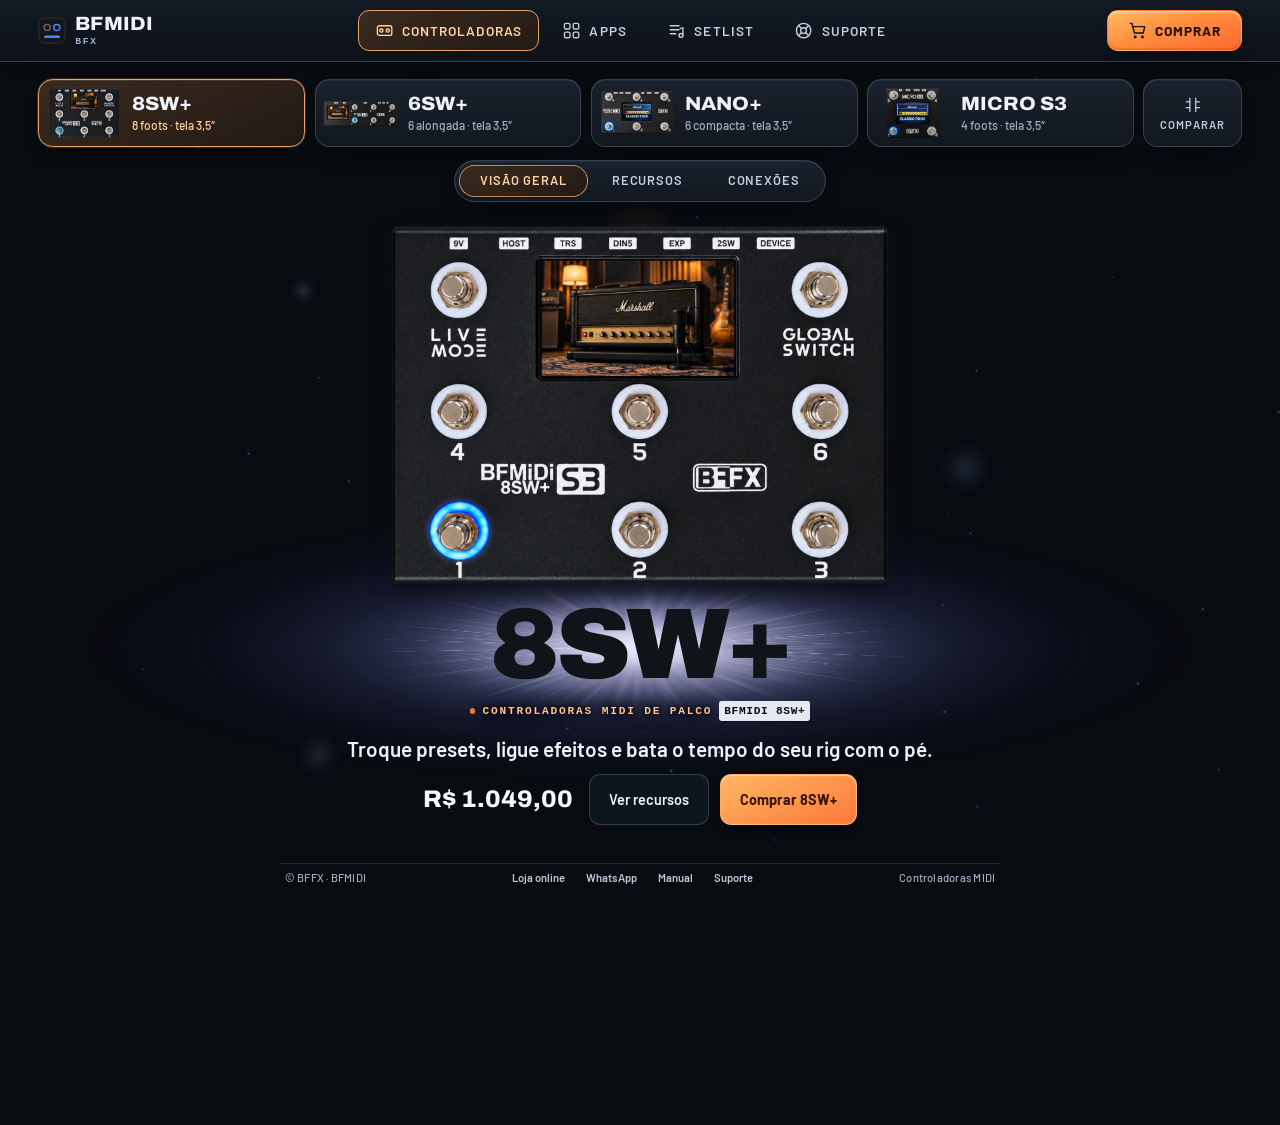
<file: index.html>
<!DOCTYPE html>
<html lang="pt-BR">
<head>
<meta charset="utf-8">
<meta name="viewport" content="width=device-width, initial-scale=1, viewport-fit=cover">
<title>BFMIDI 8SW+ — Controladoras MIDI de palco | BFFX</title>
<meta name="description" content="Quatro controladoras MIDI de palco: BFMIDI 8SW+, 6SW+, NANO+ e MICRO S3. Tela colorida, anel de LED por footswitch, MIDI DIN5 (8SW+), TRS e USB, e editor que abre no navegador.">
<meta name="theme-color" content="#080b10">
<meta property="og:type" content="website">
<meta property="og:locale" content="pt_BR">
<meta property="og:url" content="https://bfmidi.com.br/">
<meta property="og:title" content="BFMIDI — Controle total aos seus pés.">
<meta property="og:description" content="Quatro controladoras MIDI de palco: 8SW+, 6SW+, NANO+ e MICRO S3.">
<meta property="og:image" content="https://bfmidi.com.br/assets/og-bfmidi.jpg">
<meta property="og:image:type" content="image/jpeg">
<meta property="og:image:width" content="1200">
<meta property="og:image:height" content="630">
<meta property="og:image:alt" content="BFMIDI 8SW+ visto de frente: oito footswitches, LIVE MODE e GLOBAL SWITCH, tela colorida com amplificador e o anel azul do footswitch 1 aceso.">
<meta name="twitter:card" content="summary_large_image">
<link rel="icon" href="assets/favicon.svg" type="image/svg+xml">
<link rel="apple-touch-icon" href="assets/apple-touch-icon.png">
<!-- Antes de pintar: a faixa de MODELOS só existe nas telas de controladora,
     e as SEÇÕES do modelo só dentro de um modelo. Decidir aqui (e não no
     main.js, que roda depois) evita o salto da página quando ela abre direto
     em Apps ou Suporte (#8sw/apps): o CSS esconde as duas pelos atributos
     data-area e data-sec do <html>, que o main.js mantém dali em diante. -->
<script>(function (v) {
  var area = v === 'apps' ? 'apps' : (v === 'downloads' || v === 'manual') ? 'sup' : v === 'loja' ? 'buy' : 'ctrl';
  document.documentElement.setAttribute('data-area', area);
  if (!v || v === 'info' || v === 'conects' || v === 'comprar') document.documentElement.setAttribute('data-sec', '');
})((location.hash.split('/')[1] || '').toLowerCase());
/* A foto da 8SW+ só é pré-carregada quando ela é a primeira coisa na tela
   (hash vazio ou #8sw). Quem entra por #nano, #nano/info ou #8sw/apps não
   baixa 346 KB com prioridade alta que disputariam com a foto certa — a
   <img> do HTML continua sendo a versão sem JS. */
if (!location.hash || /^#8sw\/?$/i.test(location.hash)) document.head.insertAdjacentHTML('beforeend', '<link rel="preload" as="image" type="image/webp" imagesrcset="assets/8sw-hero-front-sm.webp 800w, assets/8sw-hero-front.webp 1600w" imagesizes="(max-width: 860px) 92vw, (max-width: 1200px) 82vw, 1000px" fetchpriority="high">');</script>
<link rel="preconnect" href="https://fonts.googleapis.com">
<link rel="preconnect" href="https://fonts.gstatic.com" crossorigin>
<link href="https://fonts.googleapis.com/css2?family=Archivo:wdth,wght@100..125,500..900&amp;family=Barlow:wght@400;500;600&amp;display=swap" rel="stylesheet">
<link rel="stylesheet" href="css/tokens.css">
<link rel="stylesheet" href="css/style.css">
<link rel="stylesheet" href="css/refine.css">
<link rel="stylesheet" href="css/apps.css">
<link rel="stylesheet" href="css/pages.css">
<link rel="stylesheet" href="css/home.css">
<link rel="stylesheet" href="css/info.css">
<link rel="stylesheet" href="css/conects.css">
<link rel="stylesheet" href="css/shop.css">
<link rel="stylesheet" href="css/downloads.css">
<link rel="stylesheet" href="css/compare.css">
<!-- SEM JAVASCRIPT: nenhum item de navegação funciona (todos dependem do
     main.js), então os menus saem (fica só a marca), e a HOME ganha embaixo
     dela o painel Apps, que tem layout próprio sem JS e os links diretos de
     cada plataforma. A página deixa de ter a altura travada da HOME e rola.
     Com JS nada disto vale, e o apply() do main.js põe aria-hidden/inert no
     painel Apps. -->
<noscript><style>
  #mnav-main, #mnav-buy, #mstrip, #msec, #mbar { display: none !important; }
  #panels { padding-top: 16px; }
  #panels > .panel { grid-area: auto; }
  #panel-apps { display: flex; opacity: 1; visibility: visible; }
  .app:has(#panel-home.is-on) { height: auto; }
  .app:has(#panel-home.is-on) > .panels { min-height: 0; }
</style></noscript>
</head>
<body>
<a class="skip-link" href="#panels">Pular para o conteúdo</a>
<div class="app" id="app">
<canvas id="particle-field" aria-hidden="true"></canvas>
  <!-- O MENU (out/2026), em três níveis, cada um com um papel só
       (README, "Navegação"; textos em ui.nav do content.js):
         1 MENU PRINCIPAL  as seções do site, sempre as mesmas. No computador
                           fica preso no topo; no celular vira a barra de
                           baixo (#mbar, depois do <main>);
         2 MODELOS         os quatro + Comparar, só nas telas de controladora;
         3 SEÇÕES          as do modelo aberto, dentro da página.
       O que está aqui é a versão da primeira pintura (8SW+ aceso): o main.js
       remonta os três a partir do content.js e mantém o item aceso
       (aria-current="page"). -->
  <header class="mnav" id="mnav">
    <div class="mnav__in">
      <a class="mnav__brand" href="#8sw" data-go="home" aria-label="BFMIDI, página inicial">
        <img src="assets/favicon.svg" alt="" width="34" height="34">
        <span class="mnav__brand-txt" aria-hidden="true">BFMIDI<small>BFX</small></span>
      </a>
      <nav class="mnav__main" id="mnav-main" aria-label="Menu principal">
        <a class="mnav__item" href="#8sw" data-go="home" data-key="ctrl" aria-current="page"><svg class="nav-icon" viewBox="0 0 24 24" fill="none" stroke="currentColor" stroke-width="1.7" stroke-linecap="round" stroke-linejoin="round" aria-hidden="true"><rect x="3" y="6" width="18" height="12" rx="2.5"/><circle cx="8" cy="12" r="2"/><circle cx="16" cy="12" r="2"/></svg><span>Controladoras</span></a>
        <a class="mnav__item" href="#8sw/apps" data-go="view:apps" data-key="apps"><svg class="nav-icon" viewBox="0 0 24 24" fill="none" stroke="currentColor" stroke-width="1.7" stroke-linecap="round" stroke-linejoin="round" aria-hidden="true"><rect x="3" y="3" width="7" height="7" rx="2"/><rect x="14" y="3" width="7" height="7" rx="2"/><rect x="3" y="14" width="7" height="7" rx="2"/><rect x="14" y="14" width="7" height="7" rx="2"/></svg><span>Apps</span></a>
        <a class="mnav__item" href="setlist/" data-key="setlist"><svg class="nav-icon" viewBox="0 0 24 24" fill="none" stroke="currentColor" stroke-width="1.7" stroke-linecap="round" stroke-linejoin="round" aria-hidden="true"><path d="M4 6h11M4 11h11M4 16h7"/><circle cx="17.5" cy="18" r="2.4"/><path d="M19.9 18V8.5l-3.4 1"/></svg><span>Setlist</span></a>
        <a class="mnav__item" href="#8sw/downloads" data-go="view:downloads" data-key="sup"><svg class="nav-icon" viewBox="0 0 24 24" fill="none" stroke="currentColor" stroke-width="1.7" stroke-linecap="round" stroke-linejoin="round" aria-hidden="true"><circle cx="12" cy="12" r="9"/><circle cx="12" cy="12" r="3.6"/><path d="m5.6 5.6 3.9 3.9m5 5 3.9 3.9m0-12.8-3.9 3.9m-5 5-3.9 3.9"/></svg><span>Suporte</span></a>
      </nav>
      <a class="mnav__buy" id="mnav-buy" href="#8sw/comprar" data-go="buy"><svg class="nav-icon" viewBox="0 0 24 24" fill="none" stroke="currentColor" stroke-width="1.7" stroke-linecap="round" stroke-linejoin="round" aria-hidden="true"><path d="M3 3h2l3 12h11l2-8H6"/><circle cx="9" cy="20" r="1"/><circle cx="18" cy="20" r="1"/></svg><span>Comprar</span></a>
    </div>
  </header>
  <nav class="mstrip" id="mstrip" aria-label="Modelos BFMIDI">
    <div class="mstrip__in">
      <a class="mstrip__card" href="#8sw" data-go="model:0" aria-current="page"><span class="mstrip__img"><img src="assets/8sw-hero-front-thumb.webp" alt="" decoding="async"></span><span class="mstrip__txt"><span class="mstrip__name">8SW+</span><span class="mstrip__note"><span class="note-a">8 foots</span><span class="note-b"> · tela 3,5″</span></span></span></a>
      <a class="mstrip__card" href="#6sw" data-go="model:1"><span class="mstrip__img"><img src="assets/6sw-hero-thumb.webp" alt="" decoding="async"></span><span class="mstrip__txt"><span class="mstrip__name">6SW+</span><span class="mstrip__note"><span class="note-a">6 alongada</span><span class="note-b"> · tela 3,5″</span></span></span></a>
      <a class="mstrip__card" href="#nano" data-go="model:2"><span class="mstrip__img"><img src="assets/nano-hero-thumb.webp" alt="" decoding="async"></span><span class="mstrip__txt"><span class="mstrip__name">NANO+</span><span class="mstrip__note"><span class="note-a">6 compacta</span><span class="note-b"> · tela 3,5″</span></span></span></a>
      <a class="mstrip__card" href="#micro" data-go="model:3"><span class="mstrip__img"><img src="assets/micro-hero-thumb.webp" alt="" decoding="async"></span><span class="mstrip__txt"><span class="mstrip__name">MICRO S3</span><span class="mstrip__note"><span class="note-a">4 foots</span><span class="note-b"> · tela 3,5″</span></span></span></a>
      <a class="mstrip__cmp" href="#8sw/comparar" data-go="view:comparar"><svg class="nav-icon" viewBox="0 0 24 24" fill="none" stroke="currentColor" stroke-width="1.7" stroke-linecap="round" stroke-linejoin="round" aria-hidden="true"><path d="M8 3v18M16 3v18"/><path d="M3 8h5M3 16h5M16 8h5M16 16h5"/></svg><span>Comparar</span></a>
    </div>
  </nav>
  <nav class="msec" id="msec" aria-label="Seções do modelo">
    <div class="msec__in">
      <a class="msec__tab" href="#8sw" data-go="home" data-view="home" aria-current="page">Visão geral</a>
      <a class="msec__tab" href="#8sw/info" data-go="view:info" data-view="info">Recursos</a>
      <a class="msec__tab" href="#8sw/conects" data-go="view:conects" data-view="conects">Conexões</a>
    </div>
  </nav>
<p class="sr-only" id="live-region" aria-live="polite"></p>
  <main class="panels" id="panels" tabindex="-1">
    <!-- O título da página fica FORA dos painéis: o painel que sai vira
         aria-hidden/inert, e com o h1 dentro da HOME as outras vistas ficavam
         sem título de nível 1. O apply() do main.js troca o texto a cada vista. -->
    <h1 class="sr-only" id="hero-h1b">BFMIDI 8SW+</h1>
    <section class="panel panel-home is-on" id="panel-home" aria-hidden="false">
      <div class="hero">
<div class="hero-stage bf-stage" id="hero-stage">
          <i class="bf-stage__key" aria-hidden="true"></i>
          <figure class="shot bf-stage is-on" data-i="0" style="--home-ar:1.3927;--home-rel:1;--crop-l:1;--crop-r:1.25;--crop-t:1.05;--crop-b:0.96">
            <i class="bf-stage__rim" aria-hidden="true"></i>
            <i class="bf-stage__floor" aria-hidden="true"></i>
            <div class="shot-body">
            <img src="assets/8sw-hero-front.webp"
                 srcset="assets/8sw-hero-front-sm.webp 800w, assets/8sw-hero-front.webp 1600w"
                 sizes="(max-width: 860px) 92vw, (max-width: 1200px) 82vw, 1000px"
                 alt="BFMIDI 8SW+ visto de frente: oito footswitches, LIVE MODE e GLOBAL SWITCH, tela colorida com amplificador e o anel azul do footswitch 1 aceso.">
            </div>
          </figure>
        </div>
<p class="hero-wordmark" aria-hidden="true"><span class="hero-rays"><span class="hero-rays-field"><i class="r1"></i><i class="r2"></i><i class="r3"></i><i class="core"></i></span></span><span class="hero-wordmark-text" id="hero-wordmark">8SW+</span></p>
<p class="hero-kicker bf-kicker" id="hero-kicker"></p>
<div class="hero-pitch" id="hero-pitch"></div>
      </div>
    </section>
    <section class="panel" id="panel-info" aria-hidden="true"></section>
    <section class="panel" id="panel-conects" aria-hidden="true"></section>
    <section class="panel" id="panel-comprar" aria-hidden="true"></section>
    <section class="panel" id="panel-apps"><div class="apps-page" id="apps-page" data-focus="desk" data-plat="none">
  <div class="ap-wrap">

  <!-- PALCO. A ordem do HTML é a ordem de leitura em todas as larguras:
       cabeçalho → dock → cartão com o botão → aparelhos. No desktop o
       texto vira a coluna da esquerda e o palco a da direita. -->
  <div class="ap-hero">
    <div class="ap-copy">
      <h2 class="ap-title" id="apps-title">
        <span class="ap-title__line">BFMiDi Editor,</span>
        <span class="ap-title__line ap-title__line--hot">em qualquer tela.</span>
      </h2>
      <p class="ap-lead">O mesmo editor da sua BFMIDI no navegador, no Windows, no Mac, no iPhone e no iPad.</p>

      <div class="ap-get" role="group" aria-labelledby="apps-get-label">
        <div class="ap-get__head">
          <p class="ap-label" id="apps-get-label">Escolha onde usar</p>
          <button class="ap-help-btn" id="abrir-ajuda" type="button" commandfor="ajuda-dialog" command="show-modal" aria-haspopup="dialog">
            <svg viewBox="0 0 24 24" fill="none" stroke="currentColor" stroke-width="1.8" stroke-linecap="round" stroke-linejoin="round" aria-hidden="true"><circle cx="12" cy="12" r="9.2"/><path d="M9.4 9.3a2.7 2.7 0 0 1 5.2 1c0 1.8-2.6 2.4-2.6 3.9"/><path d="M12 17.3h.01"/></svg>
            <span>Ajuda<span class="ap-help-more"> para instalar</span></span>
          </button>
        </div>

        <!-- Dock: vira seletor de abas com JS. Sem JS fica oculto e as cinco
             plataformas aparecem numa lista compacta, cada uma com o botão. -->
        <div class="ap-dock" role="tablist" aria-label="Plataformas do BFMiDi Editor" hidden>
          <button class="ap-key" type="button" role="tab" id="ap-tab-online" aria-controls="ap-plat-online" aria-selected="false" tabindex="-1" data-plat="online" data-focus="desk">
            <span class="ap-key__cap" aria-hidden="true"><svg viewBox="0 0 24 24" fill="none" stroke="currentColor" stroke-width="1.6" stroke-linecap="round"><circle cx="12" cy="12" r="9.2"/><path d="M2.9 9.2h18.2M2.9 14.8h18.2"/><path d="M12 2.8c2.5 2.5 3.9 5.7 3.9 9.2s-1.4 6.7-3.9 9.2c-2.5-2.5-3.9-5.7-3.9-9.2S9.5 5.3 12 2.8z"/></svg></span>
            <span class="ap-key__name">Online</span>
            <span class="ap-key__sub" aria-hidden="true"><span class="ap-lm">Navegador</span><span class="ap-s">Web</span></span>
            <span class="ap-key__led" aria-hidden="true"></span>
          </button>
          <button class="ap-key" type="button" role="tab" id="ap-tab-windows" aria-controls="ap-plat-windows" aria-selected="false" tabindex="-1" data-plat="windows" data-focus="desk">
            <span class="ap-key__cap" aria-hidden="true"><svg viewBox="0 0 24 24" fill="currentColor"><path d="M3 5.5 10.5 4.4v7.1H3zm8.5-1.3L21 3v8.5h-9.5zM3 12.5h7.5v7.1L3 18.5zm8.5 0H21V21l-9.5-1.3z"/></svg></span>
            <span class="ap-key__name">Windows</span>
            <span class="ap-key__sub" aria-hidden="true"><span class="ap-l">Windows 10/11</span><span class="ap-m">Win 10/11</span><span class="ap-s">10/11</span></span>
            <span class="ap-key__led" aria-hidden="true"></span>
          </button>
          <button class="ap-key" type="button" role="tab" id="ap-tab-mac" aria-controls="ap-plat-mac" aria-selected="false" tabindex="-1" data-plat="mac" data-focus="desk">
            <span class="ap-key__cap" aria-hidden="true"><svg viewBox="0 0 24 24" fill="currentColor"><path d="M16.4 12.7c0-2.5 2-3.7 2.1-3.8-1.2-1.7-3-1.9-3.6-2-1.5-.2-3 .9-3.8.9-.8 0-2-.9-3.3-.9-1.7 0-3.3 1-4.1 2.5-1.8 3.1-.5 7.6 1.3 10.1.9 1.2 1.9 2.6 3.2 2.5 1.3-.1 1.8-.8 3.3-.8s2 .8 3.3.8 2.2-1.3 3-2.5c1-1.4 1.4-2.8 1.4-2.9 0 0-2.8-1.1-2.8-3.9zM14 5.3c.7-.8 1.2-2 1-3.2-1 0-2.2.7-2.9 1.5-.6.7-1.2 1.9-1 3.1 1.1.1 2.2-.6 2.9-1.4z"/></svg></span>
            <span class="ap-key__name">Mac</span>
            <span class="ap-key__sub" aria-hidden="true"><span class="ap-lm">macOS 14+</span><span class="ap-s">14+</span></span>
            <span class="ap-key__led" aria-hidden="true"></span>
          </button>
          <button class="ap-key" type="button" role="tab" id="ap-tab-ios" aria-controls="ap-plat-ios" aria-selected="false" tabindex="-1" data-plat="ios" data-focus="mobile">
            <span class="ap-key__cap" aria-hidden="true"><svg viewBox="0 0 24 24" fill="none" stroke="currentColor" stroke-width="1.6" stroke-linejoin="round"><rect x="2.6" y="4" width="12.4" height="16.6" rx="2"/><rect x="15.4" y="8.2" width="6.2" height="12.4" rx="1.7" fill="currentColor" fill-opacity=".18"/><path d="M7.6 17.9h2.4" stroke-linecap="round"/></svg></span>
            <span class="ap-key__name">iPhone e iPad</span>
            <span class="ap-key__sub" aria-hidden="true"><span class="ap-lm">iOS 17+</span><span class="ap-s">17+</span></span>
            <span class="ap-key__led" aria-hidden="true"></span>
          </button>
          <button class="ap-key" type="button" role="tab" id="ap-tab-android" aria-controls="ap-plat-android" aria-selected="false" tabindex="-1" data-plat="android" data-focus="phone">
            <span class="ap-key__cap" aria-hidden="true"><svg viewBox="0 0 24 24" fill="currentColor"><path d="M17.6 9.5H6.4v8.2c0 .7.5 1.2 1.2 1.2h1.1v2.6a1.3 1.3 0 0 0 2.6 0v-2.6h1.4v2.6a1.3 1.3 0 0 0 2.6 0v-2.6h1.1c.7 0 1.2-.5 1.2-1.2V9.5zM3.9 9.7a1.3 1.3 0 0 0-1.3 1.3v5.2a1.3 1.3 0 0 0 2.6 0V11a1.3 1.3 0 0 0-1.3-1.3zm16.2 0a1.3 1.3 0 0 0-1.3 1.3v5.2a1.3 1.3 0 0 0 2.6 0V11a1.3 1.3 0 0 0-1.3-1.3zM15.4 3.6l1-1.7c.1-.1 0-.3-.1-.3-.1-.1-.3 0-.3.1l-1 1.8a6.6 6.6 0 0 0-6 0l-1-1.8c-.1-.1-.3-.2-.4-.1-.1.1-.1.2-.1.3l1 1.7A5.9 5.9 0 0 0 6.4 8.7h11.2a5.9 5.9 0 0 0-2.2-5.1zM9.3 6.6a.6.6 0 1 1 0-1.2.6.6 0 0 1 0 1.2zm5.4 0a.6.6 0 1 1 0-1.2.6.6 0 0 1 0 1.2z"/></svg></span>
            <span class="ap-key__name">Android</span>
            <span class="ap-key__sub" aria-hidden="true"><span class="ap-lm">Android 7+</span><span class="ap-s">7+</span></span>
            <span class="ap-key__led" aria-hidden="true"></span>
          </button>
        </div>

        <div class="ap-plats">

          <!-- Online -->
          <article class="ap-plat" id="ap-plat-online" aria-labelledby="ap-plat-online-h" data-plat="online">
            <div class="ap-plat__top">
              <div class="ap-plat__flags"><span class="ap-rec" hidden><span>Recomendado<span class="ap-rec__more"> para este dispositivo</span></span></span></div>
              <span class="ap-plat__icon" aria-hidden="true"><img src="assets/apps/icon-256.png" srcset="assets/apps/icon-112.webp 112w, assets/apps/icon-256.webp 256w" sizes="56px" width="256" height="256" alt="" loading="lazy" decoding="async"></span>
              <div class="ap-plat__id">
                <h3 id="ap-plat-online-h">Online <span class="ap-plat__sub">no navegador</span></h3>
                <p class="ap-plat__req"><svg class="ap-plat__os" aria-hidden="true" viewBox="0 0 24 24" fill="none" stroke="currentColor" stroke-width="1.9" stroke-linecap="round"><circle cx="12" cy="12" r="9.2"/><path d="M2.9 9.2h18.2M2.9 14.8h18.2"/><path d="M12 2.8c2.5 2.5 3.9 5.7 3.9 9.2s-1.4 6.7-3.9 9.2c-2.5-2.5-3.9-5.7-3.9-9.2S9.5 5.3 12 2.8z"/></svg><span>Chrome ou Edge no computador</span></p>
              </div>
            </div>
            <div class="ap-plat__act">
              <a class="ap-cta" href="https://bffx-updates.github.io/Editor_BFMiDi_v16/" target="_blank" rel="noopener noreferrer">
                <span>Abrir no navegador</span>
                <svg viewBox="0 0 24 24" fill="none" stroke="currentColor" stroke-width="2.2" stroke-linecap="round" stroke-linejoin="round" aria-hidden="true"><path d="M14 4h6v6M20 4l-8 8M18 14v4a2 2 0 0 1-2 2H6a2 2 0 0 1-2-2V8a2 2 0 0 1 2-2h4"/></svg>
                <span class="sr-only">(abre em nova aba)</span>
              </a>
              <p class="ap-plat__file ap-plat__meta" aria-hidden="true">Sem instalar · abre em nova aba</p>
              <button class="ap-link-btn js-help" type="button" data-help="ajuda-sem" commandfor="ajuda-dialog" command="show-modal" aria-haspopup="dialog">Ou use o editor do próprio pedal, pelo Wi‑Fi dele</button>
            </div>
            <p class="ap-plat__text"><span class="ap-plat__t1">Nada para instalar: conecta pelo cabo USB e, sem o cabo, abre no modo offline.</span><span class="ap-plat__t2"> Dá para montar os presets mesmo sem o pedal conectado.</span></p>
            <ul class="ap-tags" aria-label="Formas de conexão">
              <li>Cabo USB</li>
              <li>Modo offline</li>
            </ul>
          </article>

          <!-- Windows -->
          <article class="ap-plat" id="ap-plat-windows" aria-labelledby="ap-plat-windows-h" data-plat="windows">
            <div class="ap-plat__top">
              <div class="ap-plat__flags"><span class="ap-rec" hidden><span>Recomendado<span class="ap-rec__more"> para este dispositivo</span></span></span></div>
              <span class="ap-plat__icon" aria-hidden="true"><img src="assets/apps/icon-256.png" srcset="assets/apps/icon-112.webp 112w, assets/apps/icon-256.webp 256w" sizes="56px" width="256" height="256" alt="" loading="lazy" decoding="async"></span>
              <div class="ap-plat__id">
                <h3 id="ap-plat-windows-h">Windows</h3>
                <p class="ap-plat__req"><svg class="ap-plat__os" aria-hidden="true" viewBox="0 0 24 24" fill="currentColor"><path d="M3 5.5 10.5 4.4v7.1H3zm8.5-1.3L21 3v8.5h-9.5zM3 12.5h7.5v7.1L3 18.5zm8.5 0H21V21l-9.5-1.3z"/></svg><span>Windows 10 e 11 (64 bits)</span></p>
              </div>
            </div>
            <div class="ap-plat__act">
              <a class="ap-cta" href="https://apps.microsoft.com/detail/9N261RXBPLBM?hl=pt-BR&amp;gl=BR" target="_blank" rel="noopener noreferrer">
                <svg viewBox="0 0 24 24" fill="none" stroke="currentColor" stroke-width="2.2" stroke-linecap="round" stroke-linejoin="round" aria-hidden="true"><path d="M5 8h14l-1 12H6zM9 8V6a3 3 0 0 1 6 0v2"/></svg>
                <span>Baixar na Microsoft Store</span>
                <span class="sr-only">(abre em nova aba)</span>
              </a>
              <p class="ap-plat__file ap-plat__meta">Microsoft Store · atualiza sozinho</p>
              <a class="ap-link-btn" href="assets/apps/BFMiDi-Editor-16.0.261125-Setup.exe" download>Ou baixe o instalador (Setup.exe · 5,8 MB)</a>
              <button class="ap-link-btn js-help" type="button" data-help="ajuda-win" commandfor="ajuda-dialog" command="show-modal" aria-haspopup="dialog">Como instalar no Windows</button>
            </div>
            <p class="ap-plat__text"><span class="ap-plat__t1">Conecta pelo Wi‑Fi do pedal, pela rede de casa ou pelo cabo USB, e abre para editar mesmo sem o pedal.</span><span class="ap-plat__t2"> Instala por usuário, sem pedir senha de administrador.</span></p>
            <ul class="ap-tags" aria-label="Formas de conexão">
              <li>Wi‑Fi</li>
              <li>Rede</li>
              <li>USB</li>
              <li>Offline</li>
            </ul>
          </article>

          <!-- Mac -->
          <article class="ap-plat" id="ap-plat-mac" aria-labelledby="ap-plat-mac-h" data-plat="mac">
            <div class="ap-plat__top">
              <div class="ap-plat__flags"><span class="ap-rec" hidden><span>Recomendado<span class="ap-rec__more"> para este dispositivo</span></span></span></div>
              <span class="ap-plat__icon" aria-hidden="true"><img src="assets/apps/icon-256.png" srcset="assets/apps/icon-112.webp 112w, assets/apps/icon-256.webp 256w" sizes="56px" width="256" height="256" alt="" loading="lazy" decoding="async"></span>
              <div class="ap-plat__id">
                <h3 id="ap-plat-mac-h">Mac</h3>
                <p class="ap-plat__req"><svg class="ap-plat__os" aria-hidden="true" viewBox="0 0 24 24" fill="currentColor"><path d="M16.4 12.7c0-2.5 2-3.7 2.1-3.8-1.2-1.7-3-1.9-3.6-2-1.5-.2-3 .9-3.8.9-.8 0-2-.9-3.3-.9-1.7 0-3.3 1-4.1 2.5-1.8 3.1-.5 7.6 1.3 10.1.9 1.2 1.9 2.6 3.2 2.5 1.3-.1 1.8-.8 3.3-.8s2 .8 3.3.8 2.2-1.3 3-2.5c1-1.4 1.4-2.8 1.4-2.9 0 0-2.8-1.1-2.8-3.9zM14 5.3c.7-.8 1.2-2 1-3.2-1 0-2.2.7-2.9 1.5-.6.7-1.2 1.9-1 3.1 1.1.1 2.2-.6 2.9-1.4z"/></svg><span>macOS 14 ou mais recente</span></p>
              </div>
            </div>
            <div class="ap-plat__act">
              <a class="ap-cta" href="https://apps.apple.com/br/app/bfmidi-editor/id6810756556" target="_blank" rel="noopener noreferrer">
                <svg viewBox="0 0 24 24" fill="currentColor" aria-hidden="true"><path d="M16.4 12.7c0-2.5 2-3.7 2.1-3.8-1.2-1.7-3-1.9-3.6-2-1.5-.2-3 .9-3.8.9-.8 0-2-.9-3.3-.9-1.7 0-3.3 1-4.1 2.5-1.8 3.1-.5 7.6 1.3 10.1.9 1.2 1.9 2.6 3.2 2.5 1.3-.1 1.8-.8 3.3-.8s2 .8 3.3.8 2.2-1.3 3-2.5c1-1.4 1.4-2.8 1.4-2.9 0 0-2.8-1.1-2.8-3.9zM14 5.3c.7-.8 1.2-2 1-3.2-1 0-2.2.7-2.9 1.5-.6.7-1.2 1.9-1 3.1 1.1.1 2.2-.6 2.9-1.4z"/></svg>
                <span>Baixar na App Store</span>
                <span class="sr-only">(abre em nova aba)</span>
              </a>
              <p class="ap-plat__file ap-plat__meta">App Store · app universal</p>
              <button class="ap-link-btn ap-plat__jump js-jump" type="button" data-jump="apps-conn-title">Como conectar ao pedal</button>
            </div>
            <p class="ap-plat__text"><span class="ap-plat__t1">Conecta pelo Wi‑Fi do pedal, pela rede de casa ou pelo cabo USB, e abre para editar mesmo sem o pedal.</span></p>
            <ul class="ap-tags" aria-label="Formas de conexão">
              <li>Wi‑Fi</li>
              <li>Rede</li>
              <li>USB</li>
              <li>Offline</li>
            </ul>
          </article>

          <!-- iPhone e iPad -->
          <article class="ap-plat" id="ap-plat-ios" aria-labelledby="ap-plat-ios-h" data-plat="ios">
            <div class="ap-plat__top">
              <div class="ap-plat__flags"><span class="ap-rec" hidden><span>Recomendado<span class="ap-rec__more"> para este dispositivo</span></span></span></div>
              <span class="ap-plat__icon" aria-hidden="true"><img src="assets/apps/icon-256.png" srcset="assets/apps/icon-112.webp 112w, assets/apps/icon-256.webp 256w" sizes="56px" width="256" height="256" alt="" loading="lazy" decoding="async"></span>
              <div class="ap-plat__id">
                <h3 id="ap-plat-ios-h">iPhone e iPad</h3>
                <p class="ap-plat__req"><svg class="ap-plat__os" aria-hidden="true" viewBox="0 0 24 24" fill="none" stroke="currentColor" stroke-width="1.9" stroke-linejoin="round"><rect x="2.6" y="4" width="12.4" height="16.6" rx="2"/><rect x="15.4" y="8.2" width="6.2" height="12.4" rx="1.7"/></svg><span>iOS e iPadOS 17 ou mais recente</span></p>
              </div>
            </div>
            <div class="ap-plat__act">
              <a class="ap-cta" href="https://apps.apple.com/br/app/bfmidi-editor/id6810756556" target="_blank" rel="noopener noreferrer">
                <svg viewBox="0 0 24 24" fill="currentColor" aria-hidden="true"><path d="M16.4 12.7c0-2.5 2-3.7 2.1-3.8-1.2-1.7-3-1.9-3.6-2-1.5-.2-3 .9-3.8.9-.8 0-2-.9-3.3-.9-1.7 0-3.3 1-4.1 2.5-1.8 3.1-.5 7.6 1.3 10.1.9 1.2 1.9 2.6 3.2 2.5 1.3-.1 1.8-.8 3.3-.8s2 .8 3.3.8 2.2-1.3 3-2.5c1-1.4 1.4-2.8 1.4-2.9 0 0-2.8-1.1-2.8-3.9zM14 5.3c.7-.8 1.2-2 1-3.2-1 0-2.2.7-2.9 1.5-.6.7-1.2 1.9-1 3.1 1.1.1 2.2-.6 2.9-1.4z"/></svg>
                <span>Baixar na App Store</span>
                <span class="sr-only">(abre em nova aba)</span>
              </a>
              <p class="ap-plat__file ap-plat__meta">App Store · app universal</p>
              <button class="ap-link-btn ap-plat__jump js-jump" type="button" data-jump="apps-conn-title">Como conectar ao pedal</button>
            </div>
            <p class="ap-plat__text"><span class="ap-plat__t1">Conecta pelo Wi‑Fi do pedal ou pela rede de casa, e abre para editar mesmo sem o pedal.</span><span class="ap-plat__t2"> O mesmo download serve o iPhone e o iPad.</span></p>
            <ul class="ap-tags" aria-label="Formas de conexão">
              <li>Wi‑Fi</li>
              <li>Rede</li>
              <li>Offline</li>
            </ul>
          </article>

          <!-- Android -->
          <article class="ap-plat" id="ap-plat-android" aria-labelledby="ap-plat-android-h" data-plat="android">
            <div class="ap-plat__top">
              <div class="ap-plat__flags"><span class="ap-rec" hidden><span>Recomendado<span class="ap-rec__more"> para este dispositivo</span></span></span></div>
              <span class="ap-plat__icon" aria-hidden="true"><img src="assets/apps/icon-256.png" srcset="assets/apps/icon-112.webp 112w, assets/apps/icon-256.webp 256w" sizes="56px" width="256" height="256" alt="" loading="lazy" decoding="async"></span>
              <div class="ap-plat__id">
                <h3 id="ap-plat-android-h">Android</h3>
                <p class="ap-plat__req"><svg class="ap-plat__os" aria-hidden="true" viewBox="0 0 24 24" fill="currentColor"><path d="M17.6 9.5H6.4v8.2c0 .7.5 1.2 1.2 1.2h1.1v2.6a1.3 1.3 0 0 0 2.6 0v-2.6h1.4v2.6a1.3 1.3 0 0 0 2.6 0v-2.6h1.1c.7 0 1.2-.5 1.2-1.2V9.5zM3.9 9.7a1.3 1.3 0 0 0-1.3 1.3v5.2a1.3 1.3 0 0 0 2.6 0V11a1.3 1.3 0 0 0-1.3-1.3zm16.2 0a1.3 1.3 0 0 0-1.3 1.3v5.2a1.3 1.3 0 0 0 2.6 0V11a1.3 1.3 0 0 0-1.3-1.3zM15.4 3.6l1-1.7c.1-.1 0-.3-.1-.3-.1-.1-.3 0-.3.1l-1 1.8a6.6 6.6 0 0 0-6 0l-1-1.8c-.1-.1-.3-.2-.4-.1-.1.1-.1.2-.1.3l1 1.7A5.9 5.9 0 0 0 6.4 8.7h11.2a5.9 5.9 0 0 0-2.2-5.1zM9.3 6.6a.6.6 0 1 1 0-1.2.6.6 0 0 1 0 1.2zm5.4 0a.6.6 0 1 1 0-1.2.6.6 0 0 1 0 1.2z"/></svg><span>Android 7 ou mais recente</span></p>
              </div>
            </div>
            <div class="ap-plat__act">
              <a class="ap-cta" href="https://play.google.com/store/apps/details?id=com.bffx.bfmidi" target="_blank" rel="noopener noreferrer">
                <svg viewBox="0 0 24 24" fill="currentColor" aria-hidden="true"><path d="M4.3 2.6c-.2.2-.3.6-.3 1v16.8c0 .4.1.8.3 1l9.5-9.4zM17 8.6 14.5 7.2 4.9 1.8l9.9 9.9zm0 6.8-2.2-2.2-9.9 9.9 9.6-5.5zM20.9 11.1 18 9.5l-2.4 2.4 2.4 2.4 2.9-1.6c.8-.5.8-1.2 0-1.6z"/></svg>
                <span>Baixar no Google Play</span>
                <span class="sr-only">(abre em nova aba)</span>
              </a>
              <p class="ap-plat__file ap-plat__meta">Google Play · celular e tablet</p>
              <button class="ap-link-btn ap-plat__jump js-jump" type="button" data-jump="apps-conn-title">Como conectar ao pedal</button>
            </div>
            <p class="ap-plat__text"><span class="ap-plat__t1">Conecta pelo Wi‑Fi do pedal ou pela rede de casa, e abre para editar mesmo sem o pedal.</span></p>
            <ul class="ap-tags" aria-label="Formas de conexão">
              <li>Wi‑Fi</li>
              <li>Rede</li>
              <li>Offline</li>
            </ul>
          </article>

        </div>
      </div>
    </div>

    <div class="ap-stage">
      <div class="ap-lights" aria-hidden="true">
        <i class="ap-light ap-light--haze"></i>
        <i class="ap-light ap-light--rim"></i>
        <i class="ap-light ap-light--beam ap-light--beam-c"></i>
        <i class="ap-light ap-light--beam ap-light--beam-l"></i>
        <i class="ap-light ap-light--beam ap-light--beam-r"></i>
      </div>
      <div class="ap-stage__floor" aria-hidden="true"></div>

      <figure class="ap-dev ap-mac" data-dev="desk">
        <div class="ap-dev__in">
          <div class="ap-mac__lid">
            <span class="ap-mac__cam" aria-hidden="true"></span>
            <!-- Barra da janela: troca com a plataforma escolhida no dock. -->
            <div class="ap-chrome" aria-hidden="true">
              <div class="ap-chrome__v ap-chrome--web">
                <span class="ap-chrome__nav"><svg viewBox="0 0 24 24" fill="none" stroke="currentColor" stroke-width="2.2" stroke-linecap="round" stroke-linejoin="round"><path d="m14.5 6-6 6 6 6"/></svg><svg viewBox="0 0 24 24" fill="none" stroke="currentColor" stroke-width="2.2" stroke-linecap="round" stroke-linejoin="round"><path d="m9.5 6 6 6-6 6"/></svg></span>
                <span class="ap-chrome__tab"><i></i><svg class="ap-chrome__txt" viewBox="0 0 95 20" width="95" height="20"><text x="0" y="15.4" textLength="94.7" lengthAdjust="spacingAndGlyphs">BFMiDi Editor</text></svg></span>
                <span class="ap-chrome__url"><svg viewBox="0 0 24 24" fill="none" stroke="currentColor" stroke-width="2.2" stroke-linecap="round" stroke-linejoin="round"><rect x="5" y="10.5" width="14" height="10" rx="2.4"/><path d="M8.5 10.5V8a3.5 3.5 0 0 1 7 0v2.5"/></svg><svg class="ap-chrome__txt" viewBox="0 0 294 20" width="294" height="20"><text x="0" y="15.4" textLength="293.8" lengthAdjust="spacingAndGlyphs">bffx-updates.github.io/Editor_BFMiDi_v16</text></svg></span>
              </div>
              <div class="ap-chrome__v ap-chrome--mac">
                <span class="ap-chrome__lights"><i></i><i></i><i></i></span>
                <svg class="ap-chrome__txt" viewBox="0 0 49 20" width="49" height="20"><text x="0" y="15.4" textLength="48.5" lengthAdjust="spacingAndGlyphs">BFMiDi</text></svg>
              </div>
              <div class="ap-chrome__v ap-chrome--win">
                <i class="ap-chrome__app"></i>
                <svg class="ap-chrome__txt" viewBox="0 0 95 20" width="95" height="20"><text x="0" y="15.4" textLength="94.7" lengthAdjust="spacingAndGlyphs">BFMiDi Editor</text></svg>
                <span class="ap-chrome__ctrls"><svg viewBox="0 0 24 24" fill="none" stroke="currentColor" stroke-width="1.6"><path d="M6 12h12"/></svg><svg viewBox="0 0 24 24" fill="none" stroke="currentColor" stroke-width="1.6"><rect x="6.5" y="6.5" width="11" height="11" rx="1.2"/></svg><svg viewBox="0 0 24 24" fill="none" stroke="currentColor" stroke-width="1.6" stroke-linecap="round"><path d="m6.5 6.5 11 11m0-11-11 11"/></svg></span>
              </div>
            </div>
            <div class="ap-screen">
              <img src="assets/apps/editor-mac-live.webp" srcset="assets/apps/editor-mac-live-720.webp 720w, assets/apps/editor-mac-live.webp 1440w" sizes="(max-width: 860px) 78vw, 45vw" width="1440" height="900" loading="lazy" decoding="async"
                   alt="BFMiDi Editor no computador, no modo LIVE: os seis footswitches do preset Classic Rock, cada um com ícone e cor próprios, e o footswitch 4 em edição no modo stomp.">
            </div>
          </div>
          <div class="ap-mac__base" aria-hidden="true"></div>
        </div>
        <span class="ap-dev__glow" aria-hidden="true"></span>
      </figure>

      <figure class="ap-dev ap-ipad" data-dev="mobile">
        <div class="ap-dev__in">
          <div class="ap-ipad__body">
            <span class="ap-ipad__cam" aria-hidden="true"></span>
            <div class="ap-screen">
              <img src="assets/apps/editor-ipad-preset.webp" srcset="assets/apps/editor-ipad-preset-450.webp 450w, assets/apps/editor-ipad-preset.webp 900w" sizes="(max-width: 860px) 22vw, 16vw" width="900" height="1200" loading="lazy" decoding="async"
                   alt="BFMiDi Editor no iPad: preset A1 Classic Rock com a imagem de fundo da tela, a lista de footswitches e o menu de configurações.">
            </div>
          </div>
        </div>
        <span class="ap-dev__glow" aria-hidden="true"></span>
      </figure>

      <figure class="ap-dev ap-phone" data-dev="mobile phone">
        <div class="ap-dev__in">
          <div class="ap-phone__body">
            <div class="ap-screen">
              <img src="assets/apps/editor-iphone-preset.webp" srcset="assets/apps/editor-iphone-preset-300.webp 300w, assets/apps/editor-iphone-preset.webp 600w" sizes="(max-width: 860px) 24vw, 10vw" width="600" height="1304" loading="lazy" decoding="async"
                   alt="BFMiDi Editor no iPhone: o console do banco A1 Classic Rock, com as teclas de 1 a 6 e os atalhos para modo amigável, footswitches, bancos, Wi‑Fi, host e atualização.">
              <span class="ap-phone__island" aria-hidden="true"></span>
              <span class="ap-phone__hole" aria-hidden="true"></span>
            </div>
          </div>
        </div>
        <span class="ap-dev__glow" aria-hidden="true"></span>
      </figure>
    </div>
  </div>

  <!-- ABAIXO DA DOBRA: o que o editor faz e como ele conecta. -->
  <div class="ap-more">
    <section class="ap-perks" aria-labelledby="apps-perks-title">
      <div class="ap-sec-head">
        <div class="ap-sec-head__t">
          <h3 id="apps-perks-title">O que você controla</h3>
        </div>
        <p class="ap-sec-lead">Presets, footswitches, tela e LEDs da sua BFMIDI, tudo num lugar só.</p>
      </div>
      <ul class="ap-perks__list">
        <li class="ap-perk" style="--c:var(--led-presets)">
          <span class="ap-ring" aria-hidden="true"><span class="ap-ring__glow"></span><svg class="ap-ring__svg" viewBox="0 0 100 100"><circle class="ap-ring__off" cx="50" cy="50" r="42" pathLength="360"/><circle class="ap-ring__on" cx="50" cy="50" r="42" pathLength="360"/></svg><svg class="ap-ring__ico" viewBox="0 0 24 24" fill="none" stroke="currentColor" stroke-width="1.7" stroke-linecap="round" stroke-linejoin="round"><path d="m12 3 9 5-9 5-9-5 9-5Z"/><path d="m3 12.5 9 5 9-5"/><path d="m3 17 9 5 9-5"/></svg></span>
          <h4 class="ap-perk__k">Bancos e presets</h4>
          <p class="ap-perk__big">10 × 6</p>
          <p class="ap-perk__p">10 bancos, de A a J, com 6 presets cada (4 ao alcance do pé na MICRO S3).</p>
        </li>
        <li class="ap-perk" style="--c:var(--led-live)">
          <span class="ap-ring" aria-hidden="true"><span class="ap-ring__glow"></span><svg class="ap-ring__svg" viewBox="0 0 100 100"><circle class="ap-ring__off" cx="50" cy="50" r="42" pathLength="360"/><circle class="ap-ring__on" cx="50" cy="50" r="42" pathLength="360"/></svg><svg class="ap-ring__ico" viewBox="0 0 24 24" fill="none" stroke="currentColor" stroke-width="1.7" stroke-linecap="round" stroke-linejoin="round"><path d="M2.5 12h4l2.6-6.5 5 13 2.6-6.5h4.8"/></svg></span>
          <h4 class="ap-perk__k">Modo LIVE</h4>
          <p class="ap-perk__big">Pé a pé</p>
          <p class="ap-perk__p">Cada footswitch com o seu comportamento: stomp, tap tempo, macros e mais.</p>
        </li>
        <li class="ap-perk" style="--c:var(--led-screen)">
          <span class="ap-ring" aria-hidden="true"><span class="ap-ring__glow"></span><svg class="ap-ring__svg" viewBox="0 0 100 100"><circle class="ap-ring__off" cx="50" cy="50" r="42" pathLength="360"/><circle class="ap-ring__on" cx="50" cy="50" r="42" pathLength="360"/></svg><svg class="ap-ring__ico" viewBox="0 0 24 24" fill="none" stroke="currentColor" stroke-width="1.7" stroke-linecap="round" stroke-linejoin="round"><rect x="3" y="4" width="18" height="12.5" rx="2"/><path d="M8.5 20h7M12 16.5V20"/><path d="m6.5 13 3.2-3.4 2.3 2.2 2-1.9 3.5 3.1"/></svg></span>
          <h4 class="ap-perk__k">Tela e LEDs</h4>
          <p class="ap-perk__big">A sua cara</p>
          <p class="ap-perk__p">Ícones, cores e imagens na tela da controladora, e a cor do anel de LED de cada footswitch.</p>
        </li>
        <li class="ap-perk" style="--c:var(--led-midi)">
          <span class="ap-ring" aria-hidden="true"><span class="ap-ring__glow"></span><svg class="ap-ring__svg" viewBox="0 0 100 100"><circle class="ap-ring__off" cx="50" cy="50" r="42" pathLength="360"/><circle class="ap-ring__on" cx="50" cy="50" r="42" pathLength="360"/></svg><svg class="ap-ring__ico" viewBox="0 0 24 24" fill="none" stroke="currentColor" stroke-width="1.7" stroke-linecap="round" stroke-linejoin="round"><path d="M3 11.6V4.5A1.5 1.5 0 0 1 4.5 3h7.1l9.1 9.1-8.6 8.6L3 11.6Z"/><circle cx="7.7" cy="7.7" r="1.5"/></svg></span>
          <h4 class="ap-perk__k">Modo amigável</h4>
          <p class="ap-perk__big">Nomes, não números</p>
          <p class="ap-perk__p">CC e PC com o nome certo para dezenas de pedais e processadores: Kemper, Valeton GP‑5, Ampero…</p>
        </li>
      </ul>
    </section>

    <section class="ap-conn" id="apps-conn" aria-labelledby="apps-conn-title">
      <div class="ap-sec-head">
        <div class="ap-sec-head__t">
          <p class="ap-kicker" aria-hidden="true">Conexão</p>
          <h3 id="apps-conn-title">Conecte do seu jeito</h3>
        </div>
        <p class="ap-sec-lead">Wi‑Fi do pedal, rede de casa ou cabo USB — e até sem o pedal.</p>
      </div>
      <ul class="ap-conn__list">
        <li class="ap-conn__cell" style="--c:var(--led-wireless)">
          <div class="ap-conn__head"><span class="ap-port" aria-hidden="true">Wi‑Fi</span><h4>Wi‑Fi do pedal</h4></div>
          <code>http://192.168.4.1</code>
          <p>Rede <b>BFMIDI_WIFI</b>, senha <b>bfmidi@editor</b></p>
        </li>
        <li class="ap-conn__cell" style="--c:var(--led-wireless)">
          <div class="ap-conn__head"><span class="ap-port" aria-hidden="true">Rede</span><h4>Rede de casa</h4></div>
          <code>http://bfmidi.local</code>
          <p>Pedal e aparelho na mesma rede</p>
        </li>
        <li class="ap-conn__cell" style="--c:var(--led-usb)">
          <div class="ap-conn__head"><span class="ap-port" aria-hidden="true">USB</span><h4>Cabo USB</h4></div>
          <code>Chrome ou Edge</code>
          <p>No computador, e nos apps de Windows e Mac</p>
        </li>
        <li class="ap-conn__cell" style="--c:var(--led-doc)">
          <div class="ap-conn__head"><span class="ap-port" aria-hidden="true">Offline</span><h4>Sem pedal</h4></div>
          <code>Modo offline</code>
          <p>Nos apps e no editor online</p>
        </li>
      </ul>
    </section>

    <div class="ap-foot">
      <p class="ap-compat"><span class="ap-compat__k">Para</span> 8SW+, 6SW+, NANO+ e MICRO S3 <span class="ap-compat__dot" aria-hidden="true">·</span> <span>Backup dos presets no editor e firmware pelo atualizador online</span></p>
      <button class="ap-link-btn js-help" type="button" commandfor="ajuda-dialog" command="show-modal" aria-haspopup="dialog">Guia de instalação e ajuda</button>
    </div>
  </div>

  </div>

<dialog id="ajuda-dialog" aria-labelledby="ajuda-titulo" closedby="any">
  <div class="apps-dialog-head">
    <img class="apps-dialog-icon" src="assets/apps/icon-256.png" srcset="assets/apps/icon-112.webp 112w, assets/apps/icon-256.webp 256w" sizes="46px" width="256" height="256" alt="" loading="lazy" decoding="async">
    <div class="apps-dialog-titles">
      <p class="apps-dialog-label bf-kicker"><span class="apps-dialog-brand">BFMiDi Editor</span></p>
      <h2 id="ajuda-titulo">Como podemos ajudar?</h2>
    </div>
    <button class="apps-close-help" type="button" aria-label="Fechar ajuda" commandfor="ajuda-dialog" command="close" autofocus>
      <svg viewBox="0 0 24 24" fill="none" stroke="currentColor" stroke-width="2" stroke-linecap="round" aria-hidden="true"><path d="M6 6l12 12M18 6 6 18"/></svg>
    </button>
  </div>
  <div class="apps-dialog-body">
    <section class="apps-section" id="ajuda-sem" aria-labelledby="ajuda-sem-h">
      <h3 id="ajuda-sem-h"><span class="apps-step" aria-hidden="true">01</span>Sem instalar nada</h3>
      <p class="apps-p">O editor abre direto no navegador, de três jeitos:</p>
      <ul class="apps-reads">
        <li><span>Wi‑Fi do pedal</span><a href="http://192.168.4.1" target="_blank" rel="noopener noreferrer">http://192.168.4.1<span class="sr-only"> (abre em nova aba)</span></a><small>Com o pedal ligado e o Wi‑Fi dele ativo: rede <b>BFMIDI_WIFI</b>, senha <b>bfmidi@editor</b>. O editor vem do próprio pedal.</small></li>
        <li><span>Rede de casa</span><a href="http://bfmidi.local" target="_blank" rel="noopener noreferrer">http://bfmidi.local<span class="sr-only"> (abre em nova aba)</span></a><small>Pedal e aparelho na mesma rede. O editor vem do próprio pedal.</small></li>
        <li><span>Cabo USB</span><b>Chrome ou Edge</b><small>No computador, pelo <a href="https://bffx-updates.github.io/Editor_BFMiDi_v16/" target="_blank" rel="noopener noreferrer">editor online<span class="sr-only"> (abre em nova aba)</span></a></small></li>
      </ul>
    </section>
    <section class="apps-section" id="ajuda-win" aria-labelledby="ajuda-win-h">
      <h3 id="ajuda-win-h"><span class="apps-step" aria-hidden="true">02</span>Instalando no Windows</h3>
      <ol class="apps-steps">
        <li>Toque em <b>Baixar na Microsoft Store</b> e depois em <b>Obter</b> (ou <b>Instalar</b>). A Store instala e atualiza o app sozinha, sem aviso de segurança.</li>
        <li>Se preferir o instalador, baixe o <b>Setup.exe</b>. Nele o Windows pode mostrar <b>“O Windows protegeu o seu PC”</b>: clique em <b>Mais informações</b> e depois em <b>Executar assim mesmo</b>.</li>
        <li>Use um só dos dois: o app da Store e o do Setup.exe aparecem como apps separados no Windows.</li>
      </ol>
    </section>
    <section class="apps-section" id="ajuda-links" aria-labelledby="ajuda-links-h">
      <h3 id="ajuda-links-h"><span class="apps-step" aria-hidden="true">03</span>Links úteis</h3>
      <ul class="apps-links">
        <li><a href="https://bffx-updates.github.io/MANUAL_USER/" target="_blank" rel="noopener noreferrer"><svg viewBox="0 0 24 24" fill="none" stroke="currentColor" stroke-width="1.7" stroke-linecap="round" stroke-linejoin="round" aria-hidden="true"><path d="M12 6.5C10 5 7 4.5 3.5 5v13.5c3.5-.5 6.5 0 8.5 1.5 2-1.5 5-2 8.5-1.5V5C17 4.5 14 5 12 6.5z"/><path d="M12 6.5V20"/></svg>Manual da BFMIDI<span class="sr-only"> (abre em nova aba)</span></a></li>
        <li><a href="https://bffx-updates.github.io/Update_BFMiDi_v16/" target="_blank" rel="noopener noreferrer"><svg viewBox="0 0 24 24" fill="none" stroke="currentColor" stroke-width="1.7" stroke-linecap="round" stroke-linejoin="round" aria-hidden="true"><path d="M12 16V4m0 0-4.5 4.5M12 4l4.5 4.5"/><path d="M4 15v3a2 2 0 0 0 2 2h12a2 2 0 0 0 2-2v-3"/></svg>Atualizar o firmware do pedal<span class="sr-only"> (abre em nova aba)</span></a></li>
        <li><a href="https://bffx-updates.github.io/Editor_BFMiDi_v16/privacy.html" target="_blank" rel="noopener noreferrer"><svg viewBox="0 0 24 24" fill="none" stroke="currentColor" stroke-width="1.7" stroke-linecap="round" stroke-linejoin="round" aria-hidden="true"><rect x="5" y="10.5" width="14" height="10" rx="2.4"/><path d="M8.5 10.5V8a3.5 3.5 0 0 1 7 0v2.5"/></svg>Política de privacidade<span class="sr-only"> (abre em nova aba)</span></a></li>
      </ul>
    </section>
    <section class="apps-section" id="ajuda-versoes" aria-labelledby="ajuda-versoes-h">
      <h3 id="ajuda-versoes-h"><span class="apps-step" aria-hidden="true">04</span>Sobre as versões</h3>
      <dl class="apps-versions">
        <div><dt>Windows</dt><dd>Disponível na Microsoft Store, para Windows 10 e 11. Também há o instalador (Setup.exe · 5,8 MB), que instala por usuário, sem senha de administrador. Inclui Wi‑Fi automático e conexão por cabo USB.</dd></div>
        <div><dt>Mac</dt><dd>Disponível na App Store. Requer macOS 14 ou mais recente.</dd></div>
        <div><dt>iPhone e iPad</dt><dd>Disponível na App Store. Requer iOS ou iPadOS 17 ou mais recente.</dd></div>
        <div><dt>Android</dt><dd>Disponível no Google Play. Requer Android 7 ou mais recente.</dd></div>
      </dl>
    </section>
  </div>
</dialog>
</div></section>
    <section class="panel" id="panel-downloads" aria-labelledby="downloads-title" aria-hidden="true" inert></section>
    <section class="panel" id="panel-manual" aria-labelledby="manual-title" aria-hidden="true" inert></section>
    <!-- As duas páginas do menu (out/2026): Comparar, a tabela das quatro, e
         Comprar, as quatro lado a lado (quando o Comprar do menu é tocado
         fora de um modelo). Montadas pelo main.js, textos no content.js. -->
    <section class="panel" id="panel-comparar" aria-labelledby="comparar-title" aria-hidden="true" inert></section>
    <section class="panel" id="panel-loja" aria-labelledby="loja-title" aria-hidden="true" inert></section>
  </main>
<!-- O MENU PRINCIPAL no celular (≤600px): fixo embaixo, perto do polegar.
     Os mesmos itens do topo, com o nome curto (`short`), e o Comprar como
     quarto item. No computador ele não aparece. DEPOIS do <main> no HTML:
     a ordem de Tab segue a leitura. -->
  <nav class="mbar" id="mbar" aria-label="Menu principal">
    <a class="mbar__item" href="#8sw" data-go="home" data-key="ctrl" aria-current="page"><svg class="nav-icon" viewBox="0 0 24 24" fill="none" stroke="currentColor" stroke-width="1.7" stroke-linecap="round" stroke-linejoin="round" aria-hidden="true"><rect x="3" y="6" width="18" height="12" rx="2.5"/><circle cx="8" cy="12" r="2"/><circle cx="16" cy="12" r="2"/></svg><span>Modelos</span></a>
    <a class="mbar__item" href="#8sw/apps" data-go="view:apps" data-key="apps"><svg class="nav-icon" viewBox="0 0 24 24" fill="none" stroke="currentColor" stroke-width="1.7" stroke-linecap="round" stroke-linejoin="round" aria-hidden="true"><rect x="3" y="3" width="7" height="7" rx="2"/><rect x="14" y="3" width="7" height="7" rx="2"/><rect x="3" y="14" width="7" height="7" rx="2"/><rect x="14" y="14" width="7" height="7" rx="2"/></svg><span>Apps</span></a>
    <a class="mbar__item" href="setlist/" data-key="setlist"><svg class="nav-icon" viewBox="0 0 24 24" fill="none" stroke="currentColor" stroke-width="1.7" stroke-linecap="round" stroke-linejoin="round" aria-hidden="true"><path d="M4 6h11M4 11h11M4 16h7"/><circle cx="17.5" cy="18" r="2.4"/><path d="M19.9 18V8.5l-3.4 1"/></svg><span>Setlist</span></a>
    <a class="mbar__item" href="#8sw/downloads" data-go="view:downloads" data-key="sup"><svg class="nav-icon" viewBox="0 0 24 24" fill="none" stroke="currentColor" stroke-width="1.7" stroke-linecap="round" stroke-linejoin="round" aria-hidden="true"><circle cx="12" cy="12" r="9"/><circle cx="12" cy="12" r="3.6"/><path d="m5.6 5.6 3.9 3.9m5 5 3.9 3.9m0-12.8-3.9 3.9m-5 5-3.9 3.9"/></svg><span>Suporte</span></a>
    <a class="mbar__item" href="#8sw/comprar" data-go="buy" data-key="buy"><svg class="nav-icon" viewBox="0 0 24 24" fill="none" stroke="currentColor" stroke-width="1.7" stroke-linecap="round" stroke-linejoin="round" aria-hidden="true"><path d="M3 3h2l3 12h11l2-8H6"/><circle cx="9" cy="20" r="1"/><circle cx="18" cy="20" r="1"/></svg><span>Comprar</span></a>
  </nav>
  <footer class="site-footer">
    <div class="wrap footer-row">
      <p class="footer-note">© BFFX · BFMIDI</p>
      <!-- Links do rodapé (13/11/2026): a loja e o WhatsApp são os mesmos
           destinos do painel Comprar. -->
      <ul class="footer-links">
        <li><a href="https://loja.bffx.com.br" target="_blank" rel="noopener noreferrer">Loja online<span class="sr-only"> (abre em nova aba)</span></a></li>
        <li><a href="https://wa.me/5516992274195" target="_blank" rel="noopener noreferrer">WhatsApp<span class="sr-only"> (abre em nova aba)</span></a></li>
        <li><a href="https://bffx-updates.github.io/MANUAL_USER/" target="_blank" rel="noopener noreferrer">Manual<span class="sr-only"> (abre em nova aba)</span></a></li>
        <li><a href="#8sw/downloads" data-go="view:downloads">Suporte</a></li>
      </ul>
      <p class="footer-end" data-copy="footerEnd">Controladoras MIDI</p>
    </div>
  </footer>
</div>
<script src="js/content.js" defer></script>
<script src="js/main.js" defer></script>
<script src="js/apps.js" defer></script>
<script src="js/particles.js" defer></script>
</body>
</html>
</file>
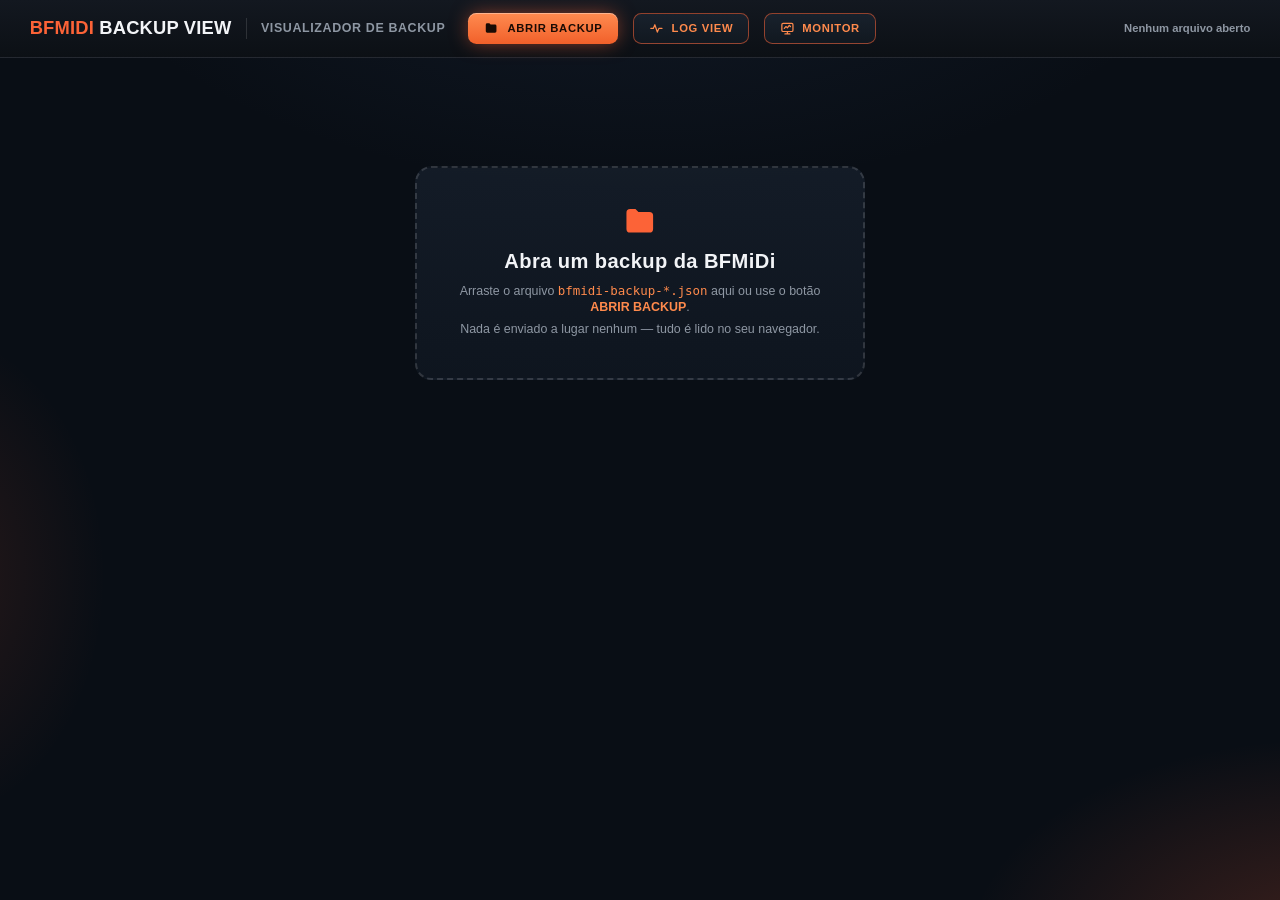
<file: backup-view/index.html>
<!doctype html>
<html lang="pt-BR">
<head>
<meta charset="utf-8">
<meta name="viewport" content="width=device-width, initial-scale=1">
<title>BFMiDi · Backup View</title>
<meta name="color-scheme" content="dark">
<meta name="theme-color" content="#0C1016">
<link rel="icon" href="data:image/svg+xml,%3Csvg xmlns='http://www.w3.org/2000/svg' viewBox='0 0 32 32'%3E%3Crect width='32' height='32' rx='8' fill='%230C1016'/%3E%3Ccircle cx='16' cy='16' r='9' fill='none' stroke='%23FC6337' stroke-width='3.5'/%3E%3C/svg%3E">
<style>
  :root { color-scheme: dark;
    --bg: #090E15;
    --card-a: #1B2533; --card-b: #131B26;
    --line: rgba(255,255,255,.075); --line2: rgba(255,255,255,.13);
    --text: #F2F4F7; --soft: #C9CFD6; --muted: #8E97A3; --faint: #5F6873;
    --accent: #FC6337; --accent2: #FF8A4C; --ok: #2BD65B;
    --r: 1.1rem;
  }
  /* Poços e peças internas (mostrador, banner, campos, EXTRAS, trilho e tiles das opções, layer,
     teclas, log) no mesmo matiz azul-ardósia dos cards (≈214°), com a luminância amostrada na referência. */
  /* Tudo em rem: 16px numa janela de 1728px (a largura da imagem de referência),
     escalando junto com a janela até 11px. A composição mantém a proporção. */
  html { font-size: clamp(11px, calc(100vw / 108), 16px); }
  * { box-sizing: border-box; }
  html, body { margin: 0; }
  /* Texto pequeno com piso de 11px: max(11px, …) nos rótulos miúdos. */
  body { min-height: 100vh; color: var(--text); font-size: max(11px, .95rem); line-height: 1.35;
    font-family: -apple-system, BlinkMacSystemFont, "Segoe UI", Roboto, Helvetica, Arial, sans-serif;
    /* brilhos como na referência: canto inferior direito e borda esquerda a meia altura */
    background:
      radial-gradient(44rem 26rem at 104% 106%, rgba(252,99,55,.22), transparent 70%),
      radial-gradient(22rem 30rem at -6% 64%, rgba(252,99,55,.13), transparent 70%),
      radial-gradient(70rem 36rem at 50% -12%, rgba(64,92,140,.16), transparent 70%),
      var(--bg);
    background-attachment: fixed; }
  ::selection { background: rgba(255,255,255,.22); color: #fff; }
  button { font: inherit; color: inherit; }
  /* controles e peças do console não selecionam texto no arraste */
  .key, .opt, .chip, .layerseg, .xbtn, .tile, .ftag, .display { -webkit-user-select: none; user-select: none; }
  /* foco de teclado: anel pêssego, visível sobre o laranja e sobre o grafite */
  :where(button, summary, pre):focus-visible { outline: 2px solid #FFD2B8; outline-offset: 3px; }

  /* ── topo ── */
  /* fundo opaco (o conteúdo não aparece por trás); sombra só depois de rolar */
  .top { position: sticky; top: 0; z-index: 10; display: flex; align-items: center; gap: 1.25rem; flex-wrap: wrap;
    min-height: 4.9rem; padding: .9rem 2.5rem; border-bottom: 1px solid var(--line);
    background: linear-gradient(180deg, #131820, #0C1015); }
  .top.scrolled { box-shadow: 0 .6rem 1.2rem -.6rem rgba(0,0,0,.8); }
  .brand { display: flex; align-items: center; gap: 1.2rem; white-space: nowrap; }
  .brand .name { font-size: 1.55rem; font-weight: 600; letter-spacing: .01em; }
  .brand b { color: var(--accent); font-weight: 900; }
  .brand .sep { width: 1px; height: 1.7rem; background: var(--line2); }
  .brand .sub { font-size: 1.05rem; font-weight: 600; letter-spacing: .05em; color: var(--muted); text-transform: uppercase; }
  .filebtn { position: relative; margin-left: .7rem; display: inline-flex; align-items: center; gap: .75rem; height: 2.65rem; padding: 0 1.35rem; border-radius: .7rem; cursor: pointer;
    background: linear-gradient(180deg, #FF8B50, #F1602A); color: #1A0B04; font-size: max(11px, .95rem); font-weight: 900; letter-spacing: .06em; text-transform: uppercase;
    box-shadow: 0 0 1.6rem -.2rem rgba(252,99,55,.6), inset 0 1px 0 rgba(255,255,255,.35); }
  .filebtn svg { width: 1.2rem; height: 1.2rem; }
  .filebtn:hover { filter: brightness(1.06); }
  /* o input fica escondido só da vista: continua na ordem do Tab, e o anel vai no botão */
  .filebtn input { position: absolute; width: 1px; height: 1px; opacity: 0; overflow: hidden; clip-path: inset(50%); pointer-events: none; }
  .filebtn:has(input:focus-visible) { outline: 2px solid #FFD2B8; outline-offset: 3px; }
  .fileinfo { margin-left: auto; min-width: 0; display: flex; align-items: center; gap: 1.1rem; flex-wrap: wrap; color: var(--muted); font-size: max(11px, .95rem); font-weight: 700; }
  .fileinfo .fname { color: var(--text); font-weight: 700; letter-spacing: .04em; text-transform: uppercase; max-width: 30vw;
    overflow: hidden; text-overflow: ellipsis; white-space: nowrap; }
  /* chips do arquivo (versão, presets, truncado) andam juntos: se não cabem ao lado do nome, descem todos */
  .fileinfo .fchips { display: flex; align-items: center; gap: inherit; flex-wrap: wrap; min-width: 0; }
  /* ≥721px: quem cede é o nome do arquivo (reticências), só quando falta espaço de verdade */
  @media (min-width: 721px) {
    .brand, .filebtn { flex: none; }
    .filebtn { white-space: nowrap; }
    .fileinfo { flex: 1 1 auto; flex-wrap: nowrap; justify-content: flex-end; }
    .fileinfo .fname { max-width: none; min-width: 3rem; flex: 0 1 auto; }
    .fileinfo .chip, .fileinfo .fchips { flex: none; }
  }
  /* ≥900px: topo numa linha só. O topo é fixo: o foco de teclado não pode ficar escondido atrás dele. */
  @media (min-width: 900px) {
    html { scroll-padding-top: 5.9rem; }
    .top { flex-wrap: nowrap; }
  }
  @media (max-width: 1239px) { .brand .sep, .brand .sub { display: none; } }
  /* abaixo de 900 (onde o topo pode quebrar em 2 linhas) e em paisagem baixa: o topo rola junto (não come a altura da tela) */
  @media (max-width: 899px), (max-height: 500px) { html { scroll-padding-top: 0; } .top { position: static; } }

  /* margem lateral = a do topo (2.5rem): conteúdo colado às bordas do cabeçalho */
  main { max-width: 108rem; margin: 0 auto; padding: 1.5rem 2.5rem 1.9rem; }
  .empty { margin: 10vh auto; max-width: 38rem; text-align: center; padding: 3rem 2rem; border-radius: 1.4rem; border: 2px dashed rgba(255,255,255,.14);
    background: linear-gradient(180deg, rgba(27,37,51,.6), rgba(19,27,38,.6)); color: var(--muted); font-size: 1.05rem; cursor: pointer; transition: opacity .2s; }
  .empty:hover { border-color: rgba(252,99,55,.5); }
  .empty svg { display: block; width: 3rem; height: 3rem; color: var(--accent); margin: 0 auto .8rem; }
  .empty h2 { margin: 0 0 .6rem; color: var(--text); font-size: 1.7rem; font-weight: 900; letter-spacing: .02em; }
  .empty p { margin: .4rem 0; }
  .empty b { color: var(--accent2); }
  .empty .k { font-family: ui-monospace, SFMono-Regular, Menlo, monospace; color: var(--accent2); }
  /* arrastando um arquivo por cima da página (com ou sem backup aberto) */
  body.dragging .empty { border-color: var(--accent); background: rgba(252,99,55,.07); color: var(--text); }
  body.dragging::after { content: 'Solte para abrir o backup'; position: fixed; inset: 1rem; z-index: 50; display: grid; place-items: center;
    border: 2px dashed var(--accent); border-radius: 1.4rem; background: rgba(10,13,18,.8); font-size: 1.6rem; font-weight: 900; pointer-events: none; }

  /* chip neutro elevado (base opaca, fio claro em cima), não afundado */
  .chip { display: inline-flex; align-items: center; gap: .6rem; height: 2.65rem; padding: 0 1.2rem; border-radius: 999px; font-size: max(11px, .95rem); font-weight: 900;
    letter-spacing: .065em; text-transform: uppercase; white-space: nowrap; color: var(--text);
    background: linear-gradient(180deg, #18212C, #111820); border: 1px solid rgba(170,195,225,.2); box-shadow: inset 0 1px 0 rgba(255,255,255,.06); }
  .chip[title] { cursor: help; }
  .chip svg { width: 1.3rem; height: 1.3rem; }
  .chip .dot { width: .7rem; height: .7rem; border-radius: 50%; background: currentColor; box-shadow: 0 0 .6rem currentColor; }
  .chip.ok { color: #3BE377; border-color: rgba(43,214,91,.6); background: rgba(43,214,91,.08); box-shadow: 0 0 1rem -.35rem rgba(43,214,91,.6); }
  .chip.acc { color: var(--accent2); border-color: rgba(252,99,55,.7); background: rgba(252,99,55,.08); box-shadow: 0 0 1rem -.35rem rgba(252,99,55,.6); }
  .chip.bad { color: #FF8A8A; border-color: rgba(255,72,72,.55); background: rgba(255,72,72,.08); }
  .chip.warn { color: #FFD766; border-color: rgba(255,204,32,.5); background: rgba(255,204,32,.08); }
  /* placa fora do catálogo: o silício não é conhecido */
  .chip.unk { color: var(--muted); border-style: dashed; }

  /* superfície comum dos cards: luz no topo e à esquerda, base escura (como na referência) */
  .console, .principal, .row, details.boot, .phead, .mmap {
    background: linear-gradient(180deg, var(--card-a), var(--card-b)); border-radius: var(--r);
    border: 1px solid rgba(255,255,255,.07); border-top-color: rgba(255,255,255,.2); border-left-color: rgba(255,255,255,.12); border-bottom-color: rgba(0,0,0,.45);
    box-shadow: 0 1.4rem 2.6rem -1.6rem rgba(0,0,0,.85), inset 0 1px 0 rgba(255,255,255,.08); }

  /* ── linha de cima: console · modelo · principal ── */
  /* Os três com a altura do PRINCIPAL fechado; abrir EXTRAS aumenta só o PRINCIPAL. */
  .hero { display: grid; grid-template-columns: 29.8rem minmax(0, 1fr) 29.75rem; gap: 1.4rem; align-items: start; margin-bottom: 1.4rem; }
  .hero > .console, .hero > .model, .hero > .principal { min-height: 13.95rem; }
  .console { display: flex; align-items: center; gap: 1.05rem; padding: 1rem 1rem 1rem 1.1rem; }
  .display { position: relative; flex: none; width: 11.45rem; height: 10.1rem; border-radius: .95rem; cursor: pointer; user-select: none;
    display: flex; flex-direction: column; align-items: center; justify-content: center;
    background: radial-gradient(120% 80% at 50% 0%, #141C27 0%, #080D14 65%);
    border: 1px solid rgba(255,255,255,.07); border-bottom: 2px solid var(--accent);
    box-shadow: inset 0 .2rem .9rem rgba(0,0,0,.9), 0 .7rem 1.3rem -.7rem rgba(252,99,55,.85); }
  .display .bk { font-size: 4.4rem; font-weight: 900; line-height: .9; letter-spacing: -.015em; color: #fff; }
  .display .sub { margin-top: .2rem; font-size: 1.2rem; font-weight: 700; letter-spacing: .02em; color: #D9DEE4; }
  /* Setas de banco: faixa da altura do mostrador (alvo ≥24px). Invisíveis em repouso,
     como na referência; aparecem no hover e no foco, e sempre no toque. */
  .display .nav { position: absolute; top: 0; height: 100%; width: max(24px, 1.9rem); padding: 0; border: 0; background: transparent;
    display: flex; align-items: center; justify-content: center; color: var(--muted); cursor: pointer; opacity: 0; transition: opacity .15s; }
  .display .nav svg { width: 1.2rem; height: 1.2rem; }
  .display .nav.l { left: .2rem; } .display .nav.r { right: .2rem; }
  /* aparece sem transição (o render recria a seta e ela piscaria); o fade é só para sumir */
  .display:hover .nav, .display:focus-within .nav { opacity: .9; transition: none; }
  .display .nav:hover { color: var(--accent2); }
  .display .nav:focus-visible { opacity: 1; outline-offset: -3px; border-radius: .45rem; }
  .display .nav:disabled { visibility: hidden; }
  @media (hover: none) { .display .nav { opacity: .7; } }
  /* um banco só: mostrador inerte */
  .display.single { cursor: default; }
  .keys { display: grid; grid-template-columns: repeat(3, 4.5rem); grid-auto-rows: 4.4rem; gap: .875rem .9rem; }
  .keys.k2 { grid-template-columns: repeat(2, 4.5rem); margin-inline: auto; }
  .key { border-radius: .85rem; border: 1px solid rgba(255,255,255,.075); background: linear-gradient(180deg, #212B38, #161E29); color: #E9EDF2;
    font-size: 2.35rem; font-weight: 800; cursor: pointer; transition: transform .12s;
    box-shadow: 0 .35rem .8rem -.2rem rgba(0,0,0,.6), inset 0 1px 0 rgba(255,255,255,.05); }
  .key:hover:not(:disabled):not(.on) { border-color: rgba(252,99,55,.75); }
  .key.on { color: #fff; border-color: rgba(255,178,130,.55); background: linear-gradient(180deg, #F26C33, #D24E1A);
    box-shadow: 0 0 1.7rem -.1rem rgba(252,99,55,.6), inset 0 1px 0 rgba(255,255,255,.35); }
  /* tracejado = slot fora do backup; hachurado = preset desativado */
  .key:disabled { cursor: not-allowed; background: transparent; border: 1px dashed rgba(255,255,255,.14); color: var(--faint); box-shadow: none; }
  .key.off:not(.on) { color: #7C8591; background: repeating-linear-gradient(135deg, #1A222D 0 .3rem, #141A23 .3rem .6rem); }
  .key:active:not(:disabled) { transform: translateY(1px) scale(.97); }

  .model { position: relative; overflow: hidden; container-type: inline-size; min-width: 0; border-radius: var(--r);
    display: flex; flex-direction: column; justify-content: center; padding: 1.8rem 2.6rem;
    /* O MODELO não segue a luz 'topo claro, base escura' dos outros cards: como na referência, a moldura
       é um fio laranja inteiro, mais aceso nos cantos superior esquerdo e inferior direito. Os fundos vão
       no padding-box; as três últimas camadas (border-box) só aparecem na borda. */
    background: radial-gradient(55% 95% at 90% 18%, rgba(252,99,55,.24), transparent 70%) padding-box,
      radial-gradient(40% 70% at 100% 100%, rgba(252,99,55,.16), transparent 70%) padding-box, linear-gradient(180deg, #1B1F27, #11141A) padding-box,
      radial-gradient(38% 80% at 0% 0%, #FFB27A, rgba(252,99,55,0) 100%) border-box,
      radial-gradient(42% 90% at 100% 100%, #FFC48A, rgba(252,99,55,0) 100%) border-box,
      linear-gradient(rgba(252,99,55,.55), rgba(252,99,55,.55)) border-box;
    border: 1px solid transparent;
    box-shadow: 0 0 0 1px rgba(252,99,55,.08), 0 0 2.2rem -.5rem rgba(252,99,55,.36),
      inset 0 0 2.2rem rgba(252,99,55,.07), 0 1.4rem 2.6rem -1.6rem rgba(0,0,0,.85); }
  .model > :not(.dev) { position: relative; z-index: 1; }
  .model small { font-size: 1.05rem; font-weight: 900; letter-spacing: .3em; color: var(--accent); }
  /* O nome da placa encolhe pelo número de letras (--len) até caber inteiro;
     com até 15 letras fica no tamanho de sempre. */
  .model .name { margin: .55rem 0 1.15rem; font-size: clamp(1.6rem, min(9.6cqw, calc(100cqw / (var(--len, 14) * .66))), 3.9rem); font-weight: 900; line-height: 1.05;
    letter-spacing: .005em; white-space: nowrap; max-width: 100%; overflow: hidden; text-overflow: ellipsis;
    text-shadow: 0 .2rem 1.2rem rgba(0,0,0,.6); }
  .model .tags { display: flex; gap: 1.1rem; flex-wrap: wrap; }
  .model .tags .chip { font-size: 1.05rem; padding: 0 1.3rem; }
  /* chips coloridos com base opaca: o desenho do pedal não aparece por baixo */
  .model .tags .chip.acc { background: linear-gradient(rgba(252,99,55,.1), rgba(252,99,55,.1)), #141A23; }
  .model .tags .chip.bad { background: linear-gradient(rgba(255,72,72,.1), rgba(255,72,72,.1)), #141A23; }
  /* ilustração dimensionada pela altura e centrada no card (não vaza em nenhuma largura) */
  .model .dev { position: absolute; z-index: 0; right: -4rem; top: 50%; width: auto; height: 14.5rem; transform: translateY(-50%); pointer-events: none;
    -webkit-mask-image: linear-gradient(100deg, transparent 16%, #000 44%); mask-image: linear-gradient(100deg, transparent 16%, #000 44%); }
  .model .dev text { font-family: inherit; }
  /* 15 letras (BFMIDI-S3 MICRO / NANO+): o desenho só recua um pouco, para o nome não encostar no 'BFMIDI' dele */
  .model.mid .dev { opacity: .55; right: -5.4rem; top: 54%; }
  /* mais de 15 (placa fora do catálogo): quase some */
  .model.long .dev { opacity: .22; }
  @container (max-width: 30rem) { .model .dev, .model.mid .dev { opacity: .35; } }

  /* ── card PRINCIPAL (o header do preset: PC, canal e extras), no visual do editor ── */
  .principal { container-type: inline-size; min-width: 0; padding: .8rem 1.25rem 1rem; }
  .pbanner { position: relative; height: 3.15rem; border-radius: .9rem; display: flex; align-items: center; justify-content: center;
    background: linear-gradient(180deg, #0A1119, #0E151F); border: 1px solid rgba(255,255,255,.08); box-shadow: inset 0 .25rem .7rem rgba(0,0,0,.9);
    font-size: 2rem; font-weight: 900; letter-spacing: .03em; }
  /* fio sob o banner, como na referência */
  .pbanner::after { content: ''; position: absolute; left: .4rem; right: .4rem; bottom: -.55rem; height: 1px; background: rgba(255,255,255,.07); }
  .pfields { display: grid; gap: .7rem; margin-top: 1.05rem; }
  .fld { display: flex; height: 3.5rem; min-width: 0; border-radius: .8rem; overflow: hidden;
    background: linear-gradient(180deg, #15202B, #0F1721); border: 1px solid rgba(255,255,255,.08); }
  .fld .ftag { width: 5.5rem; flex: none; display: flex; flex-direction: column; align-items: center; justify-content: center; gap: .2rem;
    color: #fff; font-size: max(11px, .85rem); font-weight: 900; letter-spacing: .05em; }
  .fld .ftag svg { width: 1.4rem; height: 1.4rem; }
  /* contraste AA: azul um pouco mais fechado no PC; no CANAL o laranja fica e o rótulo escurece */
  .fld.pc .ftag { background: linear-gradient(180deg, #2F7BF5, #1B5CE3); }
  .fld.ch .ftag { background: linear-gradient(180deg, #FF8C50, #EF5E27); color: #1A0B04; }
  .fld.ch { height: 3.6rem; border-color: rgba(252,99,55,.75); box-shadow: 0 0 1.1rem -.35rem rgba(252,99,55,.55); }
  .fld .fval { flex: 1; min-width: 0; display: flex; align-items: center; gap: .95rem; padding: 0 1rem 0 1.25rem; font-size: 1.9rem; font-weight: 800; }
  .fld .fval small { font-size: max(11px, .95rem); font-weight: 700; letter-spacing: .03em; color: #D5DAE0; text-transform: uppercase;
    overflow: hidden; text-overflow: ellipsis; white-space: nowrap; }
  .fld .chev { margin-left: auto; flex: none; color: var(--muted); }
  .fld .chev svg { width: 1.2rem; height: 1.2rem; }
  /* divisor antes do '>' só no PC (na referência o CANAL não tem) */
  .fld.pc .chev { padding-left: .9rem; border-left: 1px solid rgba(255,255,255,.016); align-self: stretch; display: flex; align-items: center; }
  .fld.ch .fval { color: #FF7C47; font-size: 2rem; font-weight: 600; }
  .fld.off .fval { color: var(--muted); }
  .chrow { display: flex; gap: .8rem; min-width: 0; }
  .chrow .fld { flex: 1; }
  .xbtn { position: relative; flex: none; width: 7.3rem; height: 3.6rem; border-radius: .8rem; cursor: pointer; border: 1px solid rgba(255,255,255,.1);
    background: linear-gradient(180deg, #1E2835, #161E29); color: #E6EAEE; display: flex; flex-direction: column; align-items: center; justify-content: center;
    gap: .25rem; font-size: max(11px, .82rem); font-weight: 900; letter-spacing: .08em; box-shadow: inset 0 1px 0 rgba(255,255,255,.05); }
  .xbtn svg { width: 1.35rem; height: 1.35rem; }
  .xbtn:hover:not(:disabled) { border-color: rgba(252,99,55,.6); }
  .xbtn:active:not(:disabled) { transform: translateY(1px) scale(.97); }
  /* sem envios extras (o caso mais comum): o repouso da referência, claro, só sem contador e sem
     reação a hover/toque; o inativo se distingue de leve pelo ícone e rótulo em --soft */
  .xbtn:disabled { cursor: default; color: var(--soft); }
  .xbtn.on { color: var(--accent2); border-color: rgba(252,99,55,.7); }
  .xbtn .cnt { position: absolute; top: -.45rem; right: -.45rem; min-width: max(18px, 1.4rem); height: max(18px, 1.4rem); padding: 0 .35rem; border-radius: .7rem; background: var(--accent);
    color: #1b0c05; font-size: max(11px, .8rem); font-weight: 900; display: flex; align-items: center; justify-content: center; letter-spacing: 0; }
  .xlist { margin-top: .8rem; display: grid; gap: .45rem; }
  .xlist[hidden] { display: none; }
  .xlist .xi { display: flex; align-items: center; gap: .6rem; padding: .55rem .8rem; border-radius: .7rem; background: #0F151E; border: 1px solid var(--line);
    font-weight: 800; font-size: 1rem; text-transform: uppercase; min-width: 0; }
  .xlist .xi .nm { overflow: hidden; text-overflow: ellipsis; white-space: nowrap; min-width: 0; }
  .xlist .xi .v { flex: none; white-space: nowrap; }
  .xlist .xi .k { flex: none; font-size: max(11px, .75rem); padding: .15rem .45rem; border-radius: .35rem; color: #fff; }
  .xlist .xi .k.pc { background: #1B5CE3; } .xlist .xi .k.cc { background: #3a3f46; }
  .xlist .xi .c { margin-left: auto; flex: none; color: var(--muted); font-size: max(11px, .85rem); }
  /* Largo (card ocupando a linha toda): PC e CANAL lado a lado. */
  @container (min-width: 44rem) { .pfields { grid-template-columns: 1fr 1.3fr; } }
  /* CANAL + aparelho do modo amigável. No card estreito (3ª coluna, celular) o aparelho fica
     embaixo do número, com a largura toda do campo; no card largo, ao lado. Nome que não
     cabe corta com reticência (o nome inteiro está no title do campo e na faixa MODO AMIGÁVEL). */
  .fld.ch .fval .chv { flex: 0 1 auto; min-width: 0; display: flex; flex-direction: column; justify-content: center; line-height: 1.05; }
  .fld.ch .fval .chv .chn { white-space: nowrap; }
  .fld.ch .fval .chv small { margin-top: .2rem; line-height: 1.1; }
  .fld.ch .fval small.nodev { color: var(--muted); }
  @container (min-width: 44rem) {
    .fld.ch .fval .chv { flex-direction: row; align-items: center; gap: .95rem; }
    .fld.ch .fval .chv .chn { flex: none; }
    .fld.ch .fval .chv small { margin-top: 0; }
  }

  /* ── faixa MODO AMIGÁVEL (aparelho de cada canal; config global do backup) ── */
  /* bloco próprio (não fica na linha do cabeçalho do preset), da largura do conteúdo */
  .mmap { display: flex; align-items: center; gap: .8rem 1.3rem; flex-wrap: wrap; width: fit-content; max-width: 100%;
    padding: .6rem 1.1rem .6rem 1.3rem; margin-bottom: 1.1rem; background: linear-gradient(180deg, #152029, #0F161E); }
  .mmap .lbl { font-size: max(11px, 1rem); font-weight: 900; letter-spacing: .3em; color: var(--accent); white-space: nowrap; }
  .mmap .chips { display: flex; align-items: center; gap: .7rem; flex-wrap: wrap; min-width: 0; }
  .mmap .chip { max-width: 100%; height: 2.5rem; padding: 0 1.15rem; }
  .mmap .chip b { flex: none; color: var(--muted); font-weight: 900; }
  .mmap .chip.acc b { color: inherit; opacity: .8; }
  .mmap .chip .nm { min-width: 0; overflow: hidden; text-overflow: ellipsis; }

  /* ── cabeçalho do preset ── */
  .phead { display: inline-flex; align-items: center; gap: 1.6rem; flex-wrap: wrap; padding: .6rem 1.1rem .6rem 1.3rem; margin-bottom: .9rem;
    background: linear-gradient(180deg, #152029, #0F161E); }
  .phead .tag { display: flex; align-items: center; justify-content: center; height: 3.25rem; min-width: 5.05rem; padding: 0 .9rem; border-radius: .8rem;
    font-size: 2rem; font-weight: 900; color: var(--accent2);
    background: linear-gradient(180deg, rgba(252,99,55,.30), rgba(252,99,55,.14)); border: 1px solid rgba(252,99,55,.65); box-shadow: 0 0 1.1rem -.35rem rgba(252,99,55,.6); }
  .phead .big { font-size: 2.45rem; font-weight: 900; line-height: 1; letter-spacing: .005em; }
  /* '(sem nome)' no tom azulado da referência; slot fora do backup, atenuado */
  .phead .big.none { color: #C9D3E6; font-weight: 800; }
  .phead .big.missing { color: var(--muted); font-size: 1.6rem; font-weight: 700; }
  /* chips e seletor de layer quebram juntos */
  .phead .pmeta { display: flex; align-items: center; gap: 1.6rem; flex-wrap: wrap; }
  .phead .chip { height: 2.75rem; padding: 0 1.35rem; font-size: 1rem; }
  /* DUAL LAYER é status (contorno + ícone), não se confunde com o botão selecionado */
  .phead .chip.acc { padding: 0 1.65rem; background: transparent; box-shadow: none; border-color: rgba(252,99,55,.5); }
  .phead .chip.acc svg { width: 1.2rem; height: 1.2rem; }
  .nopreset { padding: 2rem; border: 1px dashed var(--line2); border-radius: var(--r); color: var(--muted); text-align: center; }
  .layerseg { display: inline-flex; gap: .3rem; padding: .2rem; border-radius: .95rem; background: rgba(10,17,26,.8); border: 1px solid var(--line); }
  .layerseg button { height: 2.75rem; padding: 0 1.65rem; border-radius: .75rem; border: 1px solid transparent; background: transparent; cursor: pointer;
    color: #AEB5BE; font-size: 1.1rem; font-weight: 900; letter-spacing: .05em; }
  .layerseg button:not(.on):hover { color: var(--text); }
  .layerseg button:active { transform: translateY(1px) scale(.97); }
  .layerseg button.on { color: var(--accent2); border-color: rgba(252,99,55,.7); background: linear-gradient(180deg, rgba(252,99,55,.34), rgba(252,99,55,.16));
    box-shadow: 0 0 1.1rem -.35rem rgba(252,99,55,.65); }

  /* ── lista dos SWs (2 colunas: 1-2-3 | 4-5-6; 1 coluna só a partir de 1239) ── */
  /* linhas da grade com a mesma altura (a da mais alta), como na referência */
  .swlist { display: grid; grid-template-columns: 1fr 1fr; grid-template-rows: repeat(var(--rows, 3), 1fr); grid-auto-flow: column; gap: .8rem 1.7rem; }
  .row { display: grid; grid-template-columns: 2.6rem .32rem 3.75rem minmax(0, 1fr) auto; align-items: center; column-gap: 1.3rem;
    min-height: 6.95rem; padding: .85rem 1.3rem .85rem 1.45rem; }
  /* número com o topo na linha do título do modo (o transform não mexe na grade) */
  .row .n { font-size: 3.65rem; font-weight: 900; line-height: 1; text-align: center; letter-spacing: -.02em; transform: translateY(-.45rem); }
  /* barra e tile sobem junto com o número: os três ficam centrados entre si */
  .row .bar, .row > .tile { transform: translateY(-.3rem); }
  .row .bar { width: .32rem; height: 3.5rem; border-radius: .2rem; background: var(--c, #3a3e44);
    box-shadow: 0 0 .8rem var(--c, transparent), 0 0 .25rem var(--c, transparent); }
  .row .txt { min-width: 0; display: flex; flex-direction: column; gap: .75rem; }
  /* A célula do modo é container: nome longo (MOMENTARY, TAP TEMPO) encolhe até caber. */
  .row .mode { min-width: 0; container-type: inline-size; }
  .row .mode span { display: block; font-size: clamp(1.1rem, calc(100cqw / (var(--len, 6) * .8)), 2.15rem); font-weight: 900; line-height: .95;
    letter-spacing: .01em; text-transform: uppercase; overflow: hidden; text-overflow: ellipsis; white-space: nowrap; }
  /* Linha MIDI: até 2 linhas antes da reticência. O '+N' vai no fluxo do texto, colado ao fim da
     mensagem; se ela não cabe nas 2 linhas, fitMidi corta o texto e põe '…' + '+N' logo depois
     do último caractere visível (.cut), em vez de deixar o '+N' na borda da coluna. */
  .row .midi { display: flex; min-width: 0; font-size: 1.2rem; font-weight: 700; letter-spacing: .01em; line-height: 1.15;
    text-transform: uppercase; color: #E9EDF2; }
  .row .midi .mt { min-width: 0; overflow: hidden; display: -webkit-box; -webkit-box-orient: vertical; -webkit-line-clamp: 2; }
  .row .midi .more { margin-left: .35rem; font-size: max(11px, .85rem); color: var(--accent2); letter-spacing: .04em; cursor: help; white-space: nowrap; }
  .row .midi .ch { color: var(--muted); }
  .row .midi.none { color: var(--muted); font-size: 1rem; letter-spacing: .08em; }
  /* raio do trilho concêntrico ao dos tiles (.7rem + .5rem de padding) */
  .opts { display: flex; gap: .6rem; padding: .5rem; border-radius: 1.2rem; background: linear-gradient(180deg, #10171F, #0B1119);
    border: 1px solid rgba(255,255,255,.05); box-shadow: inset 0 .2rem .6rem rgba(0,0,0,.7); }
  /* tiles de largura igual, com piso para o rótulo de 11px caber (DISPARA) */
  .opt { position: relative; width: max(4.15rem, 61px); height: 3.9rem; padding: 0 2px; border-radius: .7rem; display: flex; flex-direction: column; align-items: center; justify-content: center; gap: .38rem;
    background: linear-gradient(180deg, #18212D, #121924); border: 1px solid rgba(255,255,255,.07); color: #E9EDF2; box-shadow: inset 0 1px 0 rgba(255,255,255,.04); }
  /* visible: o brilho do anel do LED se desfaz redondo, sem caixa quadrada */
  .opt svg { width: 1.6rem; height: 1.6rem; overflow: visible; }
  .opt i { font-style: normal; font-size: max(11px, .68rem); font-weight: 800; letter-spacing: .04em; line-height: 1; color: var(--soft); text-transform: uppercase;
    white-space: nowrap; text-align: center; }
  .opt.on { color: var(--accent2); border-color: rgba(252,99,55,.8); background: linear-gradient(180deg, rgba(252,99,55,.26), rgba(252,99,55,.12));
    box-shadow: 0 0 1.1rem -.3rem rgba(252,99,55,.6), inset 0 1px 0 rgba(255,200,170,.15); }
  .opt.on i { color: var(--accent2); }
  /* abaixo de ~1680px o tile fica com 61–64px: o rótulo aperta o espaçamento para não encostar na borda
     (a 1728, a largura da referência, o tile tem 66px e o espaçamento continua .04em) */
  @media (max-width: 1679px) { .opt i { letter-spacing: 0; } }
  /* só para leitor de tela (estado da opção e cor do LED) */
  .sr { position: absolute; width: 1px; height: 1px; overflow: hidden; clip-path: inset(50%); white-space: nowrap; }

  /* tile do SW (porte simplificado do icon_tile_render) */
  .tile { position: relative; border-radius: 18%; display: flex; flex-direction: column; align-items: center; justify-content: center;
    overflow: hidden; gap: 4%; width: var(--s, 3.75rem); height: var(--s, 3.75rem); flex: none; border: .16rem solid transparent; }
  .tile.circle { border-radius: 50%; }
  .tile.octagon { clip-path: polygon(30% 0, 70% 0, 100% 30%, 100% 70%, 70% 100%, 30% 100%, 0 70%, 0 30%); }
  .tile .ico { width: 62%; height: 62%; -webkit-mask: var(--m) center / contain no-repeat; mask: var(--m) center / contain no-repeat; }
  .tile img.ico { -webkit-mask: none; mask: none; object-fit: contain; }
  .tile .sg { font-size: calc(var(--s, 3.75rem) * .15 * var(--k, 1)); font-weight: 800; letter-spacing: .03em; line-height: 1; max-width: 92%; overflow: hidden;
    text-overflow: ellipsis; white-space: nowrap; }
  /* modo TEXTO: a sigla encolhe (--kb) até caber no tile */
  .tile .sg.big { font-size: calc(var(--s, 3.75rem) * .26 * var(--kb, 1)); text-overflow: clip; }
  .tile .miss { font-size: 1.2rem; color: #777; }
  .tile.bare { border-color: #8C939C; background: #0F1318 !important; }

  /* ── log de boot (barra de largura total) ── */
  details.boot { margin-top: 1.1rem; background: radial-gradient(18rem 5rem at 0% 50%, rgba(252,99,55,.10), transparent 70%), linear-gradient(180deg, #16202B, #101820); }
  /* seta na altura da 1ª linha; rótulo e chips quebram juntos (.sb), os chips alinhados ao rótulo */
  details.boot summary { cursor: pointer; list-style: none; display: flex; align-items: flex-start; gap: 1.9rem; min-height: 4.05rem;
    padding: .7rem 2.25rem; font-size: 1rem; font-weight: 800; letter-spacing: .2em; color: #AAB2BC; text-transform: uppercase; }
  details.boot summary .sb { display: flex; align-items: center; flex-wrap: wrap; gap: .8rem 1.9rem; min-width: 0; }
  details.boot summary .lbl { display: flex; align-items: center; min-height: 2.65rem; }
  details.boot summary:hover { color: var(--text); }
  details.boot summary:focus-visible { outline-offset: -4px; border-radius: var(--r); }
  details.boot summary::-webkit-details-marker { display: none; }
  details.boot summary::before { content: ''; flex: none; width: .62rem; height: .62rem; margin: calc((2.65rem - .82rem) / 2) .1rem 0 0; border-top: .2rem solid var(--accent);
    border-right: .2rem solid var(--accent); transform: rotate(45deg); transition: transform .15s; filter: drop-shadow(0 0 .3rem rgba(252,99,55,.7)); }
  details.boot[open] summary::before { transform: rotate(135deg); }
  details.boot summary .chips { display: flex; gap: .8rem 1.2rem; flex-wrap: wrap; }
  details.boot pre { margin: 0 1.2rem 1.2rem; background: #0A0F16; border: 1px solid var(--line2); border-radius: .8rem; padding: 1rem; font-size: max(11px, .85rem);
    overflow: auto; max-height: 30rem; color: #C9CED3; scrollbar-width: thin; scrollbar-color: rgba(255,255,255,.18) transparent; }
  details.boot pre::-webkit-scrollbar { width: 10px; height: 10px; }
  details.boot pre::-webkit-scrollbar-thumb { background: rgba(255,255,255,.16); border-radius: 10px; border: 3px solid #0A0F16; }
  details.boot pre::-webkit-scrollbar-track, details.boot pre::-webkit-scrollbar-corner { background: transparent; }
  /* linha do motivo do reset realçada dentro do log (vermelha se for falha) */
  mark.rs { background: rgba(43,214,91,.12); color: inherit; }
  mark.rs.bad { background: rgba(255,72,72,.2); color: #FFC2C2; }
  details.boot .note { padding: 0 2.25rem 1.2rem; color: var(--muted); font-size: max(11px, .95rem); }
  /* ── SAÚDE e ÚLTIMOS MOVIMENTOS (chaves status/activity do backup, 07/nov/2026) ── */
  .act-wrap { padding: 0 1.2rem 1.2rem; display: grid; gap: .9rem; }
  .act-day { font-size: max(11px, .8rem); font-weight: 800; letter-spacing: .14em; color: var(--muted); text-transform: uppercase; margin: .4rem .3rem 0; }
  .act-row { display: grid; grid-template-columns: 2.6rem minmax(0, 1fr) auto; gap: .9rem; align-items: center; padding: .7rem .9rem;
    border-radius: .9rem; background: rgba(255,255,255,.04); border: 1px solid var(--line2); }
  .act-ico { width: 2.6rem; height: 2.6rem; border-radius: .7rem; display: grid; place-items: center; color: #9CD0FA; background: rgba(59,160,242,.13); }
  .act-ico svg { width: 1.45rem; height: 1.45rem; }
  .act-row.bad .act-ico { color: #FF8F87; background: rgba(229,84,75,.15); }
  .act-row.good .act-ico { color: #7FE0B0; background: rgba(47,184,122,.15); }
  .act-tx { display: flex; flex-direction: column; gap: .15rem; min-width: 0; }
  .act-tx b { color: var(--text); font-size: max(12px, .98rem); }
  .act-tx span { color: var(--muted); font-size: max(11px, .86rem); overflow-wrap: anywhere; }
  .act-meta { text-align: right; display: flex; flex-direction: column; gap: .2rem; align-items: flex-end; }
  .act-meta b { font-size: max(11px, .9rem); color: var(--text); font-variant-numeric: tabular-nums; white-space: nowrap; }
  .act-meta span { font-size: max(10.5px, .74rem); color: var(--muted); padding: .1rem .5rem; border-radius: 99px; background: rgba(255,255,255,.06); white-space: nowrap; }
  .st-row { display: grid; grid-template-columns: 1.9rem minmax(0, 1fr); gap: .9rem; align-items: start; padding: .7rem .9rem; border-radius: .9rem;
    background: rgba(255,255,255,.04); border: 1px solid var(--line2); }
  .st-dot { width: 1.9rem; height: 1.9rem; border-radius: 50%; display: grid; place-items: center; color: #fff; background: var(--st); }
  .st-dot svg { width: 1.15rem; height: 1.15rem; }
  .st-row b { color: var(--text); font-size: max(12px, .98rem); display: block; }
  .st-row div span { color: var(--muted); font-size: max(11px, .86rem); }
  @media (max-width: 720px) { .act-row { grid-template-columns: 2.3rem minmax(0, 1fr); } .act-meta { grid-column: 2; flex-direction: row; align-items: center; } }

  /* 1240–1299 (notebook de 1280): ainda 2 colunas. O piso de 61px das opções pesa mais quando o rem
     encolhe, então os vãos da linha e o entre colunas cedem aos poucos (contínuo, 0 em 1300) e o
     texto MIDI fica com pelo menos a largura que tem em 1300. */
  @media (min-width: 1240px) and (max-width: 1299px) {
    .swlist { column-gap: clamp(1.2rem, calc(1.7rem - (1300px - 100vw) * .08), 1.7rem); }
    .row { column-gap: clamp(1rem, calc(1.3rem - (1300px - 100vw) * .05), 1.3rem); }
  }
  /* ≤1239 (onde o hero também passa para 2 linhas): lista em 1 coluna, linhas na altura natural (sem igualar) */
  @media (max-width: 1239px) {
    .swlist { grid-template-columns: 1fr; grid-template-rows: none; grid-auto-flow: row; }
    .hero { grid-template-columns: auto minmax(0, 1fr); }
    .hero > .principal { grid-column: 1 / -1; min-height: 0; }
    .hero > .console, .hero > .model { align-self: stretch; min-height: 0; }
  }
  @media (max-width: 720px) {
    html { font-size: 11px; }
    .top { padding: .8rem 1.1rem; gap: .8rem; }
    .filebtn { margin-left: 0; }
    .fileinfo { margin-left: 0; width: 100%; }
    .fileinfo .fname { max-width: none; flex: 1 1 auto; min-width: 0; }
    main { padding: 1.1rem 1.1rem 2rem; }
    .hero { grid-template-columns: 1fr; }
    .console { justify-self: stretch; justify-content: center; }
    .keys.k2 { margin-inline: 0; }
    .phead { display: flex; gap: 1rem; }
    /* O nome não estica (os chips vêm logo depois dele, como acima de 720) e nunca passa da linha
       da tag: nome longo quebra ao lado dela. Os chips só descem quando não cabem ao lado. */
    .phead .big { font-size: 2rem; flex: 0 1 auto; min-width: 0; max-width: calc(100% - 6.05rem); }
    .phead .pmeta { gap: .8rem; }
    .row { grid-template-columns: 2.4rem .32rem 3.75rem minmax(0, 1fr) auto; padding: 1rem 1.1rem 1.1rem; }
    .row .n { font-size: 3.4rem; }
    .row .midi { font-size: 1.3rem; }
    /* resumo do log mais justo: RESET + N LINHAS cabem juntos numa linha a 360; o que desce
       continua alinhado ao rótulo (a seta fica fora de .sb) */
    details.boot summary { padding: .7rem 1.2rem; gap: 1.1rem; }
    details.boot summary .sb { gap: .7rem 1rem; }
    details.boot summary .chips { gap: .7rem .8rem; }
    details.boot .note { padding: 0 1.2rem 1.2rem; }
    details.boot pre { white-space: pre-wrap; overflow-wrap: anywhere; margin: 0 .6rem .8rem; }
  }
  /* celular estreito (360): marca e ABRIR BACKUP numa linha só */
  @media (max-width: 380px) {
    .top { gap: .6rem; }
    .brand .name { font-size: 1.4rem; }
    .filebtn { padding: 0 1rem; gap: .5rem; letter-spacing: .03em; }
    /* os três chips do arquivo (V3 · PRESETS · TRUNCADO) cabem numa linha até 320 */
    .fileinfo { gap: .8rem; }
  }
  /* abaixo de 360 (320–359): console mais justo, teclas de 44px, sem rolagem lateral */
  @media (max-width: 359px) {
    .console { gap: .6rem; padding: .8rem; }
    .keys { grid-template-columns: repeat(3, 4rem); grid-auto-rows: 4rem; gap: .6rem; }
    .keys.k2 { grid-template-columns: repeat(2, 4rem); }
    .model { padding-inline: 1.6rem; }
    .model .name { font-size: clamp(1.4rem, min(9.6cqw, calc(100cqw / (var(--len, 14) * .66))), 3.9rem); }
  }
  /* só abaixo de 600px as opções descem para baixo do texto */
  @media (max-width: 600px) {
    .row { grid-template-columns: 2.4rem .32rem 3.75rem minmax(0, 1fr); grid-template-areas: "n b t x" "o o o o"; row-gap: .9rem; }
    .row .n { grid-area: n; } .row .bar { grid-area: b; } .row .tile { grid-area: t; } .row .txt { grid-area: x; }
    .row .opts { grid-area: o; justify-self: start; }
    .row.noopts { grid-template-areas: "n b t x"; row-gap: 0; }
  }
  /* ponteiro grosso (toque): alvos de 44px */
  @media (pointer: coarse) {
    .filebtn, .layerseg button { min-height: 44px; }
    .layerseg button { padding: 0 1.4rem; }
  }
  /* alto contraste (forced-colors): os estados deixam de depender só da cor */
  @media (forced-colors: active) {
    .key.on, .layerseg button.on, .opt.on, .xbtn.on, .mmap .chip.acc { outline: 2px solid Highlight; outline-offset: -3px; }
    .key.off:not(.on) { color: GrayText; }
    .model { border-color: CanvasText; }
    mark.rs, mark.rs.bad { background: Mark; color: MarkText; }
  }
  @media (prefers-reduced-motion: reduce) {
    *, *::before, *::after { transition-duration: .01ms !important; animation-duration: .01ms !important; animation-iteration-count: 1 !important; }
  }
  /* ── LOG VIEW (telemetria da blackbox) ── */
  .lvbtn { display: inline-flex; align-items: center; gap: .65rem; height: 2.65rem; padding: 0 1.25rem; border-radius: .7rem; cursor: pointer; flex: none;
    background: linear-gradient(180deg, #18212C, #111820); border: 1px solid rgba(252,99,55,.55); color: var(--accent2);
    font-size: max(11px, .95rem); font-weight: 900; letter-spacing: .06em; text-transform: uppercase; white-space: nowrap; }
  .lvbtn svg { width: 1.25rem; height: 1.25rem; }
  .lvbtn:hover { background: rgba(252,99,55,.12); }
  .lvbtn[aria-pressed="true"] { background: linear-gradient(180deg, #FF8B50, #F1602A); color: #1A0B04; border-color: transparent;
    box-shadow: 0 0 1.6rem -.2rem rgba(252,99,55,.6), inset 0 1px 0 rgba(255,255,255,.35); }
  .lv { display: grid; gap: 1.2rem; }
  .lv h2 { margin: 0; font-size: max(13px, 1.15rem); font-weight: 900; letter-spacing: .08em; text-transform: uppercase; }
  .lv-card { background: linear-gradient(180deg, var(--card-a), var(--card-b)); border-radius: var(--r); padding: 1.3rem 1.5rem; min-width: 0;
    border: 1px solid rgba(255,255,255,.07); border-top-color: rgba(255,255,255,.2); border-left-color: rgba(255,255,255,.12); border-bottom-color: rgba(0,0,0,.45);
    box-shadow: 0 1.4rem 2.6rem -1.6rem rgba(0,0,0,.85), inset 0 1px 0 rgba(255,255,255,.08); }
  .lv-card > h2 + * { margin-top: .5rem; }
  .lv-note { margin: .35rem 0 .7rem; color: var(--muted); font-size: max(11px, .92rem); }
  .lv-head { display: flex; align-items: center; gap: .8rem 1.4rem; flex-wrap: wrap; }
  .lv-back { justify-self: start; background: none; border: 0; color: var(--accent2); font-weight: 800; cursor: pointer; padding: .3rem 0; font-size: max(12px, .95rem); }
  .lv-back:hover { text-decoration: underline; }
  .lv-none p { color: var(--soft); max-width: 60rem; }
  .lv-diag { border-left: .35rem solid var(--sev); }
  .lv-diag ul { list-style: none; margin: .8rem 0 0; padding: 0; display: grid; gap: .9rem; }
  .lv-diag li { display: grid; grid-template-columns: 9.5rem minmax(0, 1fr); gap: .4rem 1.1rem; align-items: start; padding-top: .9rem; border-top: 1px solid var(--line); }
  .lv-diag li:first-child { border-top: 0; padding-top: 0; }
  .lv-diag b { font-size: max(13px, 1.05rem); }
  .lv-diag p { margin: .3rem 0 0; color: var(--soft); }
  .lv-diag .fix { color: var(--text); }
  .lv-diag .fix span { color: var(--accent2); font-weight: 800; }
  .lv-sev { display: inline-flex; align-items: center; gap: .45rem; height: 2rem; padding: 0 .8rem; border-radius: 999px; white-space: nowrap; justify-self: start;
    font-size: max(11px, .82rem); font-weight: 900; letter-spacing: .07em; color: var(--sev); border: 1px solid var(--sev); background: color-mix(in srgb, var(--sev) 12%, transparent); }
  .lv-sev svg { width: 1.05rem; height: 1.05rem; }
  .lv-kpis { display: grid; grid-template-columns: repeat(4, minmax(0, 1fr)); gap: 1rem; }
  .lv-kpi { --sev: transparent; position: relative; display: grid; gap: .25rem; padding: 1rem 1.2rem; border-radius: var(--r); background: linear-gradient(180deg, #172130, #111922);
    border: 1px solid rgba(255,255,255,.08); box-shadow: inset .3rem 0 0 var(--sev); min-width: 0; }
  .lv-kpi .k { font-size: max(11px, .78rem); font-weight: 900; letter-spacing: .14em; color: var(--muted); }
  .lv-kpi b { font-size: max(18px, 1.7rem); font-weight: 800; font-variant-numeric: tabular-nums; overflow: hidden; text-overflow: ellipsis; white-space: nowrap; }
  .lv-kpi .s { color: var(--muted); font-size: max(11px, .86rem); overflow-wrap: anywhere; }
  .lv-boots { display: flex; gap: .5rem; flex-wrap: wrap; }
  .lv-boots .chip { height: 2.2rem; cursor: pointer; }
  .lv-chart { width: 100%; min-height: 2rem; overflow: hidden; }
  .lv-chart svg { display: block; font-family: inherit; }
  .lv-empty { margin: 1rem 0; color: var(--faint); font-size: max(11px, .92rem); }
  .lv-legend { display: flex; flex-wrap: wrap; gap: .5rem 1.3rem; margin-top: .6rem; color: var(--soft); font-size: max(11px, .88rem); }
  .lv-legend span { display: inline-flex; align-items: center; gap: .45rem; }
  .lv-legend i { width: .8rem; height: .8rem; border-radius: 50%; background: var(--c); flex: none; }
  .lv-legend i.bar { width: 1.4rem; height: .7rem; border-radius: 3px; background: linear-gradient(90deg, #ec835a, #d03b3b); }
  .lv-legend.sm { margin-top: .3rem; font-size: max(11px, .8rem); }
  .lv-grid { display: grid; grid-template-columns: repeat(3, minmax(0, 1fr)); gap: 1.2rem 1.6rem; margin-top: .6rem; }
  .lv-grid figure { margin: 0; min-width: 0; }
  .lv-grid figcaption { color: var(--soft); font-weight: 700; font-size: max(11px, .88rem); margin-bottom: .4rem; }
  .lv-grid2 { display: grid; grid-template-columns: repeat(2, minmax(0, 1fr)); gap: 1.2rem; }
  .lv-stack { display: flex; gap: 2px; height: .9rem; border-radius: 4px; overflow: hidden; margin: .7rem 0 .5rem; }
  .lv-stack.big { height: 1.6rem; }
  .lv-stack i { background: var(--c); min-width: 3px; }
  .lv-ep { padding: .9rem 0; border-top: 1px solid var(--line); }
  .lv-ep:first-of-type { border-top: 0; }
  .lv-ep .h { display: flex; align-items: center; flex-wrap: wrap; gap: .4rem 1.1rem; }
  .lv-ep .h span:not(.lv-sev) { color: var(--soft); }
  .lv-ep .d { color: var(--muted); font-size: max(11px, .9rem); }
  .lv-mem { list-style: none; margin: .4rem 0 .9rem; padding: 0; display: grid; gap: .55rem; color: var(--muted); font-size: max(11px, .92rem); }
  .lv-mem li { padding-left: .9rem; border-left: 3px solid #d55181; }
  .lv-mem b { color: var(--soft); }
  .lv-card h3 { margin: 1rem 0 .3rem; font-size: max(11px, .8rem); font-weight: 900; letter-spacing: .12em; color: var(--muted); text-transform: uppercase; }
  .lv-ep .d b { color: var(--soft); }
  .lv-stalls { margin: .6rem 0 0; padding: 0; list-style: none; display: grid; gap: .6rem; color: var(--soft); }
  .lv .scroll { overflow-x: auto; }
  .lv table { width: 100%; border-collapse: collapse; font-size: max(11px, .9rem); }
  .lv th { text-align: left; color: var(--muted); font-weight: 800; letter-spacing: .05em; padding: .45rem .6rem; border-bottom: 1px solid var(--line2); white-space: nowrap; }
  .lv td { padding: .5rem .6rem; border-bottom: 1px solid var(--line); vertical-align: top; color: var(--soft); }
  .lv td.t { font-variant-numeric: tabular-nums; white-space: nowrap; color: var(--muted); }
  .lv td.tx { color: var(--text); min-width: 18rem; }
  .lv-ev .lane { display: inline-flex; align-items: center; gap: .4rem; font-weight: 800; font-size: max(11px, .8rem); letter-spacing: .06em; color: var(--soft); white-space: nowrap; }
  .lv-ev .lane::before { content: ''; width: .65rem; height: .65rem; border-radius: 50%; background: var(--c); }
  .lv-table summary { cursor: pointer; color: var(--accent2); font-weight: 800; margin-top: .9rem; }
  .lv-table.lv-card summary { margin-top: 0; }
  .lv-table pre { white-space: pre-wrap; font-size: max(11px, .82rem); color: var(--soft); max-height: 40rem; overflow: auto; }
  .lv-table table { margin-top: .6rem; }
  .lv-tip { position: fixed; z-index: 50; max-width: 26rem; padding: .55rem .75rem; border-radius: .6rem; pointer-events: none; font-size: max(12px, .88rem);
    background: #0B1017; color: var(--text); border: 1px solid var(--line2); box-shadow: 0 .8rem 1.6rem -.4rem rgba(0,0,0,.8); }
  @media (max-width: 1100px) { .lv-kpis { grid-template-columns: repeat(2, minmax(0, 1fr)); } .lv-grid { grid-template-columns: repeat(2, minmax(0, 1fr)); } }
  @media (max-width: 720px) {
    .lv-grid, .lv-grid2 { grid-template-columns: minmax(0, 1fr); }
    .lv-diag li { grid-template-columns: minmax(0, 1fr); }
    .lv-card { padding: 1.1rem 1rem; }
    .lvbtn { min-height: 44px; }
  }
  /* ── LOG VIEW · painel resumido (07/nov/2026): selo geral, áreas com medidor, o que fazer, minuto a minuto ── */
  .lvs-hero { display: grid; grid-template-columns: auto minmax(0, 1fr) auto; align-items: center; gap: 1.2rem 2rem; position: relative; overflow: hidden;
    padding: 1.6rem 2rem; border-left: .35rem solid var(--st); }
  .lvs-hero::before { content: ''; position: absolute; inset: 0; pointer-events: none;
    background: radial-gradient(28rem 14rem at 0% 50%, color-mix(in srgb, var(--st) 16%, transparent), transparent 70%); }
  .lvs-hero > * { position: relative; }
  .lvs-ring { width: 8.5rem; height: 8.5rem; display: block; }
  .lvs-hero .eyb { font-size: max(11px, .78rem); font-weight: 900; letter-spacing: .16em; color: var(--muted); }
  .lvs-hero h2 { margin: .15rem 0 .25rem; font-size: max(24px, 2.4rem); letter-spacing: .01em; text-transform: none; color: var(--st); line-height: 1.05; }
  .lvs-hero p { margin: 0; color: var(--soft); font-size: max(13px, 1.05rem); }
  .lvs-hero p.meta { margin-top: .55rem; color: var(--muted); font-size: max(11px, .9rem); }
  .lvs-hero p.meta b { color: var(--text); }
  .lvs-adv { display: inline-flex; align-items: center; gap: .6rem; height: 2.9rem; padding: 0 1.2rem; border-radius: .7rem; cursor: pointer; white-space: nowrap;
    background: linear-gradient(180deg, #1E2938, #151D29); border: 1px solid var(--line2); color: var(--text);
    font-size: max(11px, .92rem); font-weight: 900; letter-spacing: .08em; box-shadow: inset 0 1px 0 rgba(255,255,255,.08); }
  .lvs-adv svg { width: 1.15rem; height: 1.15rem; flex: none; }
  .lvs-adv .chev { transition: transform .2s; color: var(--muted); }
  .lvs-adv[aria-expanded="true"] { border-color: rgba(252,99,55,.6); color: var(--accent2); }
  .lvs-adv[aria-expanded="true"] .chev { transform: rotate(180deg); color: var(--accent2); }
  .lvs-adv:hover { background: linear-gradient(180deg, #243245, #1A2433); }
  .lvs-grid { display: grid; grid-template-columns: repeat(3, minmax(0, 1fr)); gap: 1rem; }
  .lvs-area { --st: #5F6873; display: flex; flex-direction: column; gap: .7rem; min-width: 0; padding: 1.15rem 1.3rem 1.2rem; border-radius: var(--r);
    background: linear-gradient(180deg, var(--card-a), var(--card-b)); border: 1px solid rgba(255,255,255,.07); border-top-color: rgba(255,255,255,.16);
    box-shadow: 0 1.2rem 2.2rem -1.6rem rgba(0,0,0,.85), inset 0 3px 0 -1px color-mix(in srgb, var(--st) 80%, transparent); }
  .lvs-area .hd { display: flex; align-items: center; gap: .7rem; }
  .lvs-area .ic { width: 2.3rem; height: 2.3rem; border-radius: .65rem; display: grid; place-items: center; flex: none;
    color: var(--soft); background: rgba(255,255,255,.05); border: 1px solid var(--line); }
  .lvs-area .ic svg { width: 1.3rem; height: 1.3rem; }
  .lvs-area h3 { margin: 0; flex: 1; min-width: 0; font-size: max(13px, 1.02rem); font-weight: 800; letter-spacing: .02em; }
  .lvs-pill { display: inline-flex; align-items: center; gap: .35rem; height: 1.75rem; padding: 0 .65rem; border-radius: 999px; flex: none;
    font-size: max(11px, .72rem); font-weight: 900; letter-spacing: .08em; color: var(--st); border: 1px solid color-mix(in srgb, var(--st) 70%, transparent);
    background: color-mix(in srgb, var(--st) 13%, transparent); }
  .lvs-pill svg { width: .95rem; height: .95rem; stroke-width: 2.6; }
  .lvs-area .v { display: flex; align-items: baseline; gap: .6rem; flex-wrap: wrap; }
  .lvs-area .v b { font-size: max(22px, 2.05rem); font-weight: 800; font-variant-numeric: tabular-nums; letter-spacing: -.01em; }
  .lvs-area .v span { color: var(--muted); font-size: max(11px, .88rem); }
  .lvs-area .s { margin: auto 0 0; color: var(--muted); font-size: max(11px, .86rem); }
  .lvs-meter { position: relative; padding: .55rem 0 1.25rem; }
  .lvs-meter .trk { position: relative; height: .6rem; border-radius: 999px; background: rgba(255,255,255,.05); overflow: hidden; }
  .lvs-meter .trk i { position: absolute; top: 0; bottom: 0; background: var(--st); opacity: .42; border-right: 2px solid var(--card-b); }
  .lvs-meter .trk i:last-child { border-right: 0; }
  .lvs-meter .pin { position: absolute; top: .2rem; width: 1.3rem; height: 1.3rem; margin-left: -.65rem; border-radius: 50%; cursor: default;
    background: #F2F4F7; border: 3px solid var(--card-b); box-shadow: 0 0 0 1.5px rgba(242,244,247,.9), 0 .2rem .5rem rgba(0,0,0,.6); }
  .lvs-meter .pin.gh { width: .25rem; height: 1.2rem; margin-left: -.125rem; top: .25rem; border-radius: 2px; border: 0; background: rgba(242,244,247,.55); box-shadow: none; }
  .lvs-meter .tks { position: absolute; left: 0; right: 0; bottom: 0; height: 1rem; }
  .lvs-meter .tks span { position: absolute; transform: translateX(var(--tx)); color: var(--faint); font-size: max(10.5px, .72rem); white-space: nowrap; font-variant-numeric: tabular-nums; }
  .lvs-area .ck { list-style: none; margin: 0; padding: 0; display: grid; gap: .45rem; }
  .lvs-area .ck li { display: flex; align-items: center; gap: .55rem; color: var(--soft); font-size: max(12px, .92rem); }
  .lvs-area .ck li svg { width: 1.15rem; height: 1.15rem; flex: none; padding: .15rem; border-radius: 50%; stroke-width: 3; }
  .lvs-area .ck li.y svg { color: #0B1A0B; background: #0ca30c; }
  .lvs-area .ck li.n svg { color: #fff; background: #d03b3b; }
  .lvs-area .ck li.n { color: var(--text); font-weight: 700; }
  .lvs-todo { list-style: none; margin: .7rem 0 0; padding: 0; display: grid; gap: .8rem; }
  .lvs-todo li { display: grid; grid-template-columns: 9.5rem minmax(0, 1fr); gap: .3rem 1rem; align-items: start; padding: .8rem 1rem; border-radius: .8rem;
    background: color-mix(in srgb, var(--st) 7%, rgba(0,0,0,.18)); border-left: 3px solid var(--st); }
  .lvs-todo b { font-size: max(13px, 1.02rem); }
  .lvs-todo p { margin: .25rem 0 0; color: var(--soft); }
  .lvs-todo p span { color: var(--accent2); font-weight: 800; }
  .lvs-ok { display: flex; align-items: center; gap: .7rem; margin: .7rem 0 0; color: var(--soft); font-size: max(13px, 1rem); }
  .lvs-ok svg { width: 1.6rem; height: 1.6rem; padding: .25rem; border-radius: 50%; color: #0B1A0B; background: #0ca30c; stroke-width: 3; flex: none; }
  .lvs-lg { color: var(--soft); }
  .lvs-lg svg { width: 1.05rem; height: 1.05rem; padding: .12rem; border-radius: 4px; background: var(--st); color: #131B26; stroke-width: 3; }
  .lvs-advhead { display: flex; align-items: center; gap: .6rem 1.2rem; flex-wrap: wrap; margin-top: 1rem; padding-top: 1.4rem; border-top: 1px solid var(--line2); scroll-margin-top: 6.5rem; }
  .lvs-advhead h2 { color: var(--accent2); }
  .lvs-advhead .lv-back { margin-left: auto; }
  /* ── LOG VIEW · tela principal simples ── */
  .lvq { padding: 0; overflow: hidden; border-top: .3rem solid var(--st); }
  .lvq-head { display: flex; align-items: center; gap: 1.3rem; padding: 1.5rem 1.8rem; background: radial-gradient(30rem 12rem at 0% 0%, color-mix(in srgb, var(--st) 15%, transparent), transparent 70%); }
  .lvq-head .big { width: 4.2rem; height: 4.2rem; flex: none; display: grid; place-items: center; border-radius: 50%; color: #0E141C; background: var(--st);
    box-shadow: 0 0 2rem -.3rem color-mix(in srgb, var(--st) 70%, transparent); }
  .lvq-head .big svg { width: 2.4rem; height: 2.4rem; stroke-width: 2.8; }
  .lvq-head .tx { flex: 1; min-width: 0; }
  .lvq-head h2 { margin: 0; font-size: max(22px, 2.1rem); letter-spacing: .01em; text-transform: none; color: var(--st); line-height: 1.1; }
  .lvq-head p { margin: .25rem 0 0; color: var(--soft); font-size: max(13px, 1.02rem); }
  .lvq-head p.meta { color: var(--muted); font-size: max(11px, .86rem); }
  .lvq-list { list-style: none; margin: 0; padding: 0; }
  .lvq-list li { display: grid; grid-template-columns: auto minmax(0, 1fr) auto; align-items: center; gap: 1.1rem; padding: 1rem 1.8rem; border-top: 1px solid var(--line); }
  .lvq-list li:not(.is-ok):not(.is-none) { background: color-mix(in srgb, var(--st) 7%, transparent); box-shadow: inset .25rem 0 0 var(--st); }
  .lvq-list .ic { width: 2.5rem; height: 2.5rem; border-radius: .7rem; display: grid; place-items: center; color: var(--soft); background: rgba(255,255,255,.05); border: 1px solid var(--line); }
  .lvq-list .ic svg { width: 1.35rem; height: 1.35rem; }
  .lvq-list .q { display: grid; gap: .2rem; min-width: 0; }
  .lvq-list .q b { font-size: max(13px, 1.05rem); }
  .lvq-list .q > span { color: var(--soft); font-size: max(12px, .95rem); }
  .lvq-list li.is-crit .q > span, .lvq-list li.is-serious .q > span { color: var(--text); font-weight: 700; }
  .lvq-list .lvs-meter { max-width: 26rem; padding-bottom: 1.1rem; }
  .lvq-st { display: inline-flex; align-items: center; gap: .4rem; min-width: 7.6rem; justify-content: center; height: 2.1rem; padding: 0 .8rem; border-radius: 999px;
    font-size: max(11px, .8rem); font-weight: 900; letter-spacing: .08em; color: var(--st); border: 1px solid color-mix(in srgb, var(--st) 70%, transparent);
    background: color-mix(in srgb, var(--st) 13%, transparent); }
  .lvq-st svg { width: 1rem; height: 1rem; stroke-width: 2.8; }
  .lvq-list li.is-none .lvq-st { min-width: 0; border: 0; background: none; }
  @media (max-width: 720px) {
    .lvq-head { flex-wrap: wrap; padding: 1.2rem 1.1rem; }
    .lvq-head .big { width: 3.2rem; height: 3.2rem; } .lvq-head .big svg { width: 1.9rem; height: 1.9rem; }
    .lvq-head .lvs-adv { width: 100%; justify-content: center; min-height: 44px; }
    .lvq-list li { padding: .9rem 1.1rem; gap: .8rem; grid-template-columns: auto minmax(0, 1fr); }
    .lvq-st { grid-column: 2; justify-self: start; min-width: 0; height: 1.8rem; }
  }
  /* 5 áreas (firmware sem a F1): 3 em cima e 2 mais largas embaixo, sem buraco */
  .lvs-grid[data-n="5"] { grid-template-columns: repeat(6, minmax(0, 1fr)); }
  .lvs-grid[data-n="5"] > :nth-child(-n+3) { grid-column: span 2; }
  .lvs-grid[data-n="5"] > :nth-child(n+4) { grid-column: span 3; }
  @media (max-width: 1100px) { .lvs-grid, .lvs-grid[data-n="5"] { grid-template-columns: repeat(2, minmax(0, 1fr)); }
    .lvs-grid[data-n="5"] > * { grid-column: auto; } .lvs-grid[data-n="5"] > :last-child { grid-column: 1 / -1; } }
  @media (max-width: 720px) {
    .lvs-hero { grid-template-columns: auto minmax(0, 1fr); padding: 1.2rem 1.1rem; }
    .lvs-ring { width: 6rem; height: 6rem; }
    .lvs-adv { grid-column: 1 / -1; justify-content: center; min-height: 44px; }
    .lvs-grid, .lvs-grid[data-n="5"] { grid-template-columns: minmax(0, 1fr); } .lvs-grid[data-n="5"] > * { grid-column: auto !important; }
    .lvs-todo li { grid-template-columns: minmax(0, 1fr); }
  }
  @media (forced-colors: active) { .lvs-pill, .lvs-area, .lvs-adv { border: 1px solid CanvasText; } }
  @media (forced-colors: active) { .lv-sev, .lv-kpi, .lvbtn[aria-pressed="true"] { border: 1px solid CanvasText; } }

  /* ── MONITOR (26/nov/2026): o MIDI que cada preset manda ── */
  .mon { display: grid; gap: 1.2rem; padding: 1.6rem 2.5rem 3rem; max-width: 110rem; margin: 0 auto; }
  .mon-head { display: flex; align-items: center; gap: 1rem; flex-wrap: wrap; }
  .mon-head h2 { margin: 0; font-size: 1.5rem; letter-spacing: .04em; }
  .mon-head .lv-note { color: var(--muted); }
  .mon-banks { display: flex; gap: .5rem; flex-wrap: wrap; }
  .mon-banks button { min-width: 2.9rem; height: 2.6rem; border-radius: .7rem; border: 1px solid var(--line2); background: #141A23; font-weight: 900; cursor: pointer; font-size: 1.05rem; }
  .mon-banks button.on { color: var(--accent2); border-color: rgba(252,99,55,.75); background: rgba(252,99,55,.1); box-shadow: 0 0 1rem -.35rem rgba(252,99,55,.6); }
  .mon-banks button:disabled { opacity: .35; cursor: default; }
  .mon-grid { display: grid; grid-template-columns: repeat(6, minmax(0, 1fr)); gap: .8rem; }
  .mon-p { text-align: left; display: grid; gap: .35rem; padding: .9rem 1rem; border-radius: .9rem; border: 1px solid var(--line2); cursor: pointer;
    background: linear-gradient(180deg, var(--card-a), var(--card-b)); min-width: 0; }
  .mon-p .t { font-size: 1.5rem; font-weight: 900; }
  .mon-p .nm { font-weight: 700; white-space: nowrap; overflow: hidden; text-overflow: ellipsis; }
  .mon-p .s { color: var(--muted); font-size: max(11px, .85rem); }
  .mon-p.on { border-color: rgba(252,99,55,.8); box-shadow: 0 0 1.2rem -.4rem rgba(252,99,55,.7); }
  .mon-p.on .t { color: var(--accent2); }
  .mon-p:disabled { opacity: .35; cursor: default; }
  .mon-sec { background: linear-gradient(180deg, var(--card-a), var(--card-b)); border-radius: var(--r); padding: 1.2rem 1.4rem; border: 1px solid var(--line); min-width: 0; }
  .mon-sec > h3 { margin: 0 0 .25rem; font-size: 1.15rem; letter-spacing: .05em; text-transform: uppercase; }
  .mon-sec > p { margin: 0 0 .9rem; color: var(--muted); font-size: max(11px, .9rem); }
  .mon-tbl { width: 100%; border-collapse: collapse; font-size: max(11px, .95rem); }
  .mon-tbl th { text-align: left; color: var(--muted); font-weight: 700; font-size: max(11px, .8rem); letter-spacing: .06em; text-transform: uppercase; padding: .4rem .6rem; border-bottom: 1px solid var(--line2); }
  .mon-tbl td { padding: .5rem .6rem; border-bottom: 1px solid var(--line); vertical-align: top; }
  .mon-tbl tr.grp td { color: var(--soft); font-weight: 900; letter-spacing: .05em; background: rgba(255,255,255,.03); }
  .mon-tbl td.o { color: var(--faint); width: 2.5rem; font-variant-numeric: tabular-nums; }
  .mon-tbl td.v, .mon-tbl td.c, .mon-tbl td.n { font-family: ui-monospace, Menlo, Consolas, monospace; white-space: nowrap; }
  .mon-tbl .k { display: inline-block; min-width: 2.6rem; text-align: center; padding: .1rem .45rem; border-radius: .4rem; font-weight: 900; font-size: max(11px, .8rem); }
  .mon-tbl .k.pc { background: rgba(58,160,242,.16); color: #7CC3FF; } .mon-tbl .k.cc { background: rgba(43,214,91,.13); color: #6BE993; }
  .mon-tbl .k.cmd { background: rgba(252,99,55,.15); color: var(--accent2); } .mon-tbl .k.info { background: rgba(255,255,255,.07); color: var(--soft); }
  .mon-tbl .nmv { color: var(--soft); } .mon-tbl .dim { color: var(--muted); }
  .mon-empty { color: var(--muted); padding: .6rem 0; }
  .mon-fs { display: grid; grid-template-columns: repeat(2, minmax(0, 1fr)); gap: .9rem; }
  .mon-fs .fs { border: 1px solid var(--line2); border-radius: .9rem; padding: .9rem 1rem; min-width: 0; background: rgba(0,0,0,.15); }
  .mon-fs .fs h4 { margin: 0 0 .5rem; display: flex; gap: .7rem; align-items: baseline; font-size: 1.05rem; }
  .mon-fs .fs h4 .md { color: var(--accent2); letter-spacing: .05em; }
  .mon-fs .fs h4 .st { margin-left: auto; color: var(--muted); font-weight: 600; font-size: max(11px, .85rem); }
  .mon-fs .g { color: var(--muted); font-size: max(11px, .8rem); font-weight: 800; letter-spacing: .06em; text-transform: uppercase; margin: .55rem 0 .2rem; }
  .mon-fs .m { display: grid; grid-template-columns: auto minmax(0, 1fr) auto; gap: .2rem .6rem; align-items: baseline; padding: .15rem 0; }
  .mon-fs .m .x { color: var(--soft); min-width: 0; overflow-wrap: anywhere; }
  .mon-fs .m .vv { font-family: ui-monospace, Menlo, Consolas, monospace; color: var(--text); white-space: nowrap; }
  .mon-lsel { display: flex; gap: .5rem; margin: 0 0 .9rem; }
  .mon-lsel button { height: 2.3rem; padding: 0 1rem; border-radius: .6rem; border: 1px solid var(--line2); background: #141A23; font-weight: 800; cursor: pointer; }
  .mon-lsel button.on { color: var(--accent2); border-color: rgba(252,99,55,.75); }
  @media (max-width: 1100px) { .mon-grid { grid-template-columns: repeat(3, minmax(0, 1fr)); } .mon-fs { grid-template-columns: minmax(0, 1fr); } }
  @media (max-width: 720px) { .mon { padding: 1rem; } .mon-grid { grid-template-columns: repeat(2, minmax(0, 1fr)); }
    .mon-tbl td.nmcol, .mon-tbl th.nmcol { display: none; } }
</style>
</head>
<body>
<header class="top">
  <div class="brand"><span class="name" role="heading" aria-level="1"><b>BFMIDI</b> BACKUP VIEW</span><i class="sep"></i><span class="sub">Visualizador de backup</span></div>
  <label class="filebtn"><svg viewBox="0 0 24 24" aria-hidden="true"><path fill="currentColor" d="M3 6.5A2.5 2.5 0 0 1 5.5 4h3.6l2 2h7.4A2.5 2.5 0 0 1 21 8.5v9a2.5 2.5 0 0 1-2.5 2.5h-13A2.5 2.5 0 0 1 3 17.5z"/></svg>Abrir backup <input id="file" type="file" accept=".json,.txt,.log,application/json,text/plain"></label>
  <button class="lvbtn" id="lvBtn" type="button" aria-pressed="false" title="Telemetria da controladora: travamentos, lentidão, Wi-Fi e pisadas"><svg viewBox="0 0 24 24" fill="none" stroke="currentColor" stroke-width="2" stroke-linecap="round" stroke-linejoin="round" aria-hidden="true"><path d="M3 12h4l2.5-6 4 12 2.5-6H21"/></svg>LOG VIEW</button>
  <button class="lvbtn" id="monBtn" type="button" aria-pressed="false" title="O MIDI que cada preset manda: header e footswitches"><svg viewBox="0 0 24 24" fill="none" stroke="currentColor" stroke-width="2" stroke-linecap="round" stroke-linejoin="round" aria-hidden="true"><rect x="3" y="4" width="18" height="13" rx="2"/><path d="M8 21h8M12 17v4M7 12l2.5-3 2.5 2 3-4 2 2"/></svg>MONITOR</button>
  <div class="fileinfo" id="fileinfo">Nenhum arquivo aberto</div>
</header>
<main id="main"></main>

<script src="data.js"></script>
<script>
'use strict';
// ─────────────────────────────────────────────────────────────────────────────
// TABELAS — espelhos do webApp/app.jsx e do firmware. Índice = valor persistido.
// (A versão anterior, com GLOBAIS/PRESETS e edição, ficou em index_completo.html.)
// ─────────────────────────────────────────────────────────────────────────────
const D = window.BV_DATA || { icons: {}, PC_LABELS: {}, CC_LABELS: {}, KEMPER_NRPN: [], GP5_PARAMS: [], iconCount: 0, colorIconIds: [] };

const LED_DEFAULT = [
  ['VERMELHO', [255,48,48]], ['VERDE', [34,204,68]], ['AZUL', [58,109,255]], ['AMARELO', [255,204,32]],
  ['ROXO', [154,43,217]], ['CYAN', [34,212,212]], ['BRANCO', [245,245,255]], ['LARANJA', [255,122,26]],
  ['MAGENTA', [255,58,146]], ['CORAL', [255,90,58]], ['AZUL CELESTE', [26,163,255]], ['VIOLETA', [184,53,255]],
  ['ROSA', [255,137,204]], ['MENTA', [58,255,122]], ['OFF', [58,58,62]],
];

const BASE_COLORS = [
  ['Preto',0x000000],['Cinza Escuro',0x555555],['Cinza Claro',0xAAAAAA],['Branco',0xFFFFFF],['Oliva Escuro',0x666600],['Oliva',0xAAAA00],
  ['Amarelo',0xFFFF00],['Amarelo Claro',0xFFFF88],['Marrom',0x8B4513],['Ocre',0xD2691E],['Laranja',0xFF8C00],['Pessego',0xFFDAB9],
  ['Bordo',0x800000],['Vermelho Escuro',0xCC0000],['Vermelho',0xFF0000],['Salmao',0xFA8072],['Purpura',0x800080],['Magenta Escura',0xCC00CC],
  ['Magenta',0xFF00FF],['Rosa Claro',0xFFB6C1],['Indigo',0x4B0082],['Roxo',0x8A2BE2],['Violeta',0x9932CC],['Lilas',0xDDA0DD],
  ['Azul Marinho',0x000080],['Azul Escuro',0x0000CC],['Azul',0x0000FF],['Azul Claro',0x87CEFA],['Verde Escuro',0x006400],['Verde Medio',0x00A000],
  ['Verde',0x00FF00],['Verde Claro',0x98FB98],
];
const MISC = [
  ['Sunset Horizontal',0xFF2D55,0xFFB347,0xFF6A00,'H'],['Fire Diagonal',0xFFD200,0xFF6A00,0xB30000,'D'],['Ember Horizontal',0xFF8C00,0xFF3D00,0x6E0E0E,'H'],
  ['Lava Vertical',0xFFD000,0xFF3C00,0x800000,'V'],['Berry Diagonal',0xFF85B3,0xFF2D74,0x800040,'D'],['Flamingo Horizontal',0xFFB6C1,0xFF6E96,0xC0426E,'H'],
  ['Candy Diagonal',0xFFB3D9,0xFF50B4,0x7A1F5E,'D'],['Por do Sol Vertical',0xFFB347,0xFF7832,0xB33A00,'V'],['Gold Vertical',0xFFEB99,0xFFC247,0xB8860B,'V'],
  ['Cobre Horizontal',0xE8A77A,0xC87832,0x6B3410,'H'],['Steel Vertical',0xD7DAE0,0xA5B0C4,0x4F5562,'V'],['Noite Vertical',0x4B5BAF,0x191970,0x000033,'V'],
  ['Lima Horizontal',0xDEFF80,0xA0FF00,0x5C9900,'H'],['Toxic Horizontal',0xB3FF80,0x76FF03,0x2E7D00,'H'],['Aurora Vertical',0xA8FFD8,0x44FFB0,0x00805F,'V'],
  ['Floresta Horizontal',0x4FE077,0x00B43C,0x003D14,'H'],['Neon Diagonal',0xB3FFE0,0x00FFB4,0x008866,'D'],['Aqua Diagonal',0x99EEFF,0x00D8FF,0x007A99,'D'],
  ['Ice Diagonal',0xC8F7FF,0x78F0FF,0x0099AA,'D'],['Ocean Horizontal',0x99DAFF,0x00B4FF,0x003C99,'H'],['Sky Diagonal',0xBBDFFF,0x62BEFF,0x0E5499,'D'],
  ['Oceano Profundo Diagonal',0x4683C5,0x0050A0,0x002550,'D'],['Grape Horizontal',0xD9B3FF,0x9B4DFF,0x4A1E80,'H'],['Ametista Diagonal',0xC599FF,0x823CFF,0x3A0F80,'D'],
];
const IMAGE_SLOT_COUNT = 40;
const ICON_UPLOAD_FIRST_ID = 200;
// Paleta de display (DISPLAY_PALETTE): 1 + 32×4 + 24 misc + 40 imagens = 196.
const PAL = [];
PAL.push({ name: 'Sem Cor', type: 'none' });
for (const [n, h] of BASE_COLORS) PAL.push({ name: n, type: 'solid', hex: h });
for (const [n, h] of BASE_COLORS) PAL.push({ name: 'G1 ' + n, type: 'g1', hex: h });
for (const [n, h] of BASE_COLORS) PAL.push({ name: 'G2 ' + n, type: 'g2', hex: h });
for (const [n, h] of BASE_COLORS) PAL.push({ name: 'Custom ' + n, type: 'custom', hex: h });
for (const [n, a, b, c, d] of MISC) PAL.push({ name: n, type: 'misc', hex: a, mid: b, end: c, dir: d });
for (let i = 1; i <= IMAGE_SLOT_COUNT; i++) PAL.push({ name: 'Imagem ' + i, type: 'img', slot: i - 1 });

const MODELS = [
  { id: 'BFMIDI-1 7S_A1', fam: 'BFMIDI-1', sw: 8, size: '3x3 GRID' }, { id: 'BFMIDI-1 7S_B1', fam: 'BFMIDI-1', sw: 8, size: '3x3 GRID' },
  { id: 'BFMIDI-1 7S_C1', fam: 'BFMIDI-1', sw: 8, size: '3x3 GRID' }, { id: 'BFMIDI-1 4S', fam: 'BFMIDI-1', sw: 4, size: '1x4 LAYOUT' },
  { id: 'BFMIDI-2 NANO', fam: 'BFMIDI-2', sw: 6, size: '2x3 LAYOUT' }, { id: 'BFMIDI-2 MICRO', fam: 'BFMIDI-2', sw: 4, size: '2x2 LAYOUT' },
  { id: 'BFMIDI-2 4S', fam: 'BFMIDI-2', sw: 4, size: '1x4 LAYOUT' }, { id: 'BFMIDI-2 6S', fam: 'BFMIDI-2', sw: 6, size: '2x3 LAYOUT' },
  { id: 'BFMIDI-2 7S', fam: 'BFMIDI-2', sw: 8, size: '3x3 GRID' }, { id: 'BFMIDI-3 NANO', fam: 'BFMIDI-3', sw: 6, size: '2x3 LAYOUT' },
  { id: 'BFMIDI-3 NANO+', fam: 'BFMIDI-3', sw: 6, size: '2x3 LAYOUT' }, { id: 'BFMIDI-3 MICRO', fam: 'BFMIDI-3', sw: 4, size: '2x2 LAYOUT' },
  { id: 'BFMIDI-3 6SW+', fam: 'BFMIDI-3', sw: 6, size: '2x3 LAYOUT' }, { id: 'BFMIDI-3 7S', fam: 'BFMIDI-3', sw: 8, size: '3x3 GRID' },
  { id: 'BFMIDI-3 7SW+', fam: 'BFMIDI-3', sw: 8, size: '3x3 GRID' },
  // Família S3 (set/2026): prefixo próprio, sem "V2". Espelho de MODELS no app.jsx.
  { id: 'BFMIDI-S3 8SW+', fam: 'BFMIDI-S3', sw: 8, size: '3x3 GRID', chip: 'ESP32-S3' },
  { id: 'BFMIDI-S3 NANO+', fam: 'BFMIDI-S3', sw: 6, size: '2x3 LAYOUT', chip: 'ESP32-S3' },
  { id: 'BFMIDI-S3 MICRO', fam: 'BFMIDI-S3', sw: 4, size: '2x2 LAYOUT', chip: 'ESP32-S3' },
  { id: 'BFMIDI-S3 6SW+', fam: 'BFMIDI-S3', sw: 6, size: '2x3 LAYOUT', chip: 'ESP32-S3' },
];
// Nomes antigos de placa que um backup pode trazer -> id atual (espelho de
// boardCanonicalName em BOARDS.h / MODEL_LEGACY_IDS no app.jsx). Append-only.
const MODEL_LEGACY_IDS = { 'BFMIDI-3 6S': 'BFMIDI-3 6SW+', 'BFMIDI-3 7SW+V2': 'BFMIDI-S3 8SW+',
  'BFMIDI-3 8SW+': 'BFMIDI-S3 8SW+', 'BFMIDI-3 NANO+ V2': 'BFMIDI-S3 NANO+' };
const boardCanonical = (n) => MODEL_LEGACY_IDS[n] || n;
const boardIs4 = (n) => /4S|MICRO/.test(n || '');

// SW_MODE_IDS (BANK_MEMORY.h) — índice = o que vai em sw_modes do preset.
const SW_MODE_IDS = ['mute','fx1','fx2','fx3','spin','ramp','momentary','favorite','macros','tap_tempo','single','steps','control','increment','spring','wave'];
const SW_MODE_TITLE = { mute: 'MUTE', fx1: 'STOMP', fx2: 'STOMP-2', fx3: 'STOMP-3', spin: 'SPIN', ramp: 'RAMP',
  momentary: 'MOMENTARY', favorite: 'FAVORITE', macros: 'MACROS', tap_tempo: 'TAP TEMPO', single: 'SINGLE', steps: 'STEPS', control: 'CONTROL', increment: 'INCREMENTO', spring: 'RETORNO', wave: 'ONDA' };

const SPECIAL_CCS = { 128: 'UP BANK', 129: 'DOWN BANK', 130: 'UP PRESET', 131: 'DOWN PRESET', 132: 'OUT LIVE MODE', 133: 'TO LAYER', 134: 'SW_LIVE',
  135: 'UP BANK STANDBY', 136: 'DOWN BANK STANDBY',
  // MODO SETLIST (out/2026): espelho de SW_SETLIST_CCS (app.jsx).
  137: 'SETLIST NEXT PART', 138: 'SETLIST PREV PART', 139: 'SETLIST NEXT SONG', 140: 'SETLIST PREV SONG',
  141: 'SETLIST PART 1', 142: 'SETLIST PART 2', 143: 'SETLIST PART 3', 144: 'SETLIST PART 4',
  145: 'SETLIST PART 5', 146: 'SETLIST PART 6', 147: 'SETLIST PART 7', 148: 'SETLIST PART 8' };
const KEMPER = Object.fromEntries(D.KEMPER_NRPN || []);
const GP5 = Object.fromEntries(D.GP5_PARAMS || []);

// MATCH_MODE_OPTIONS: o NOME de cada aparelho do MODO AMIGÁVEL, cópia do app.jsx (mesmo
// índice que vai em match_mode / match_channel_<n>). 44..46 são os USER 1/2/3: na tela
// vale o nome que o usuário deu (user_pedals do backup), este texto é só o reserva.
// Append-only e do MESMO tamanho do MATCH_MODE_PEDAL logo abaixo.
const MATCH_MODE_OPTIONS = [
  'MULTIPLE MODE',
  'AMPERO AS2', 'AMPERO MINI', 'HX STOMP', 'A. STAGE 2', 'GP-200LT', 'Valeton GP-5',
  'POCKET MASTER', 'TONEX ONE', 'KEMPER PLAYER', 'AMPERO MP350', 'MX5', 'NANO CORTEX',
  'QUAD CORTEX', 'SYNERGY AMPS', 'BigSky', 'BlueSky', 'TimeLine',
  'ELCAPISTAN', 'FLINT', 'HX-ONE', 'VTR NARCISO', 'VTR LOKI', 'VTR KAILANI',
  'BFMiDi - Keyboard', 'CUSTOM', "UAFX Ruby '63", "UAFX Enigmatic '82",
  "UAFX Lion '68", "UAFX Dream '65", 'FRACTAL VP4', 'FRACTAL VP4+',
  'TONEX ONE+', 'VTR IGNIS', 'VTR HELIOS', 'VTR VENATOR',
  'HEADRUSH FLEX PRIME', 'Valeton GP-50', 'TONEX PEDAL', 'PLETHORA X5/X3', 'PANTHEON DELUXE',
  'GT-1000 / CORE', 'BOSS MS-3', 'EVENTIDE H90',
  'USER 1', 'USER 2', 'USER 3',
  'SEPIA DELAY', 'COSMOS REVERB', 'BOSS SL-2', 'WAVELENGTH', 'SCARLETT LOVE OD',
  'Valeton GP-150', 'Valeton GP-180', 'LINE 6 M5', 'LINE 6 M9', 'Mobius',
  'ZOOM MS-70CDR', 'ZOOM MS-50G', 'ZOOM MS-60B', 'VTR SANCTUM', 'VTR IMAGO',
  'KEMPER STAGE MK1', 'KEMPER STAGE MK2',
  'UAFX Astra', 'UAFX Starlight', 'UAFX Golden', 'UAFX OX Stomp',
  'SORAN Dual Stomp', 'SORAN Dual Stomp Lite', 'SORAN Tiny Stomp',
];
// MATCH_MODE_PEDAL: [chave PC_LABELS, chave CC_LABELS] por índice de MATCH_MODE_OPTIONS
// (app.jsx). Só as tabelas de nome são necessárias aqui. Append-only.
const MATCH_MODE_PEDAL = [
  null, ['AS2','AMPEROST2'], ['AMPERO_MINI','AMPERO_MINI'], ['HX_STOMP','HX_STOMP'], ['ASTG2','AMPEROST2'], ['GP200LT','GP200LT'],
  ['VALETON_GP5','VALETON_GP5'], ['POCKET_MASTER','POCKET_MASTER'], ['TONEX_ONE','TONEX'], ['KEMPER_PLAYER','KEMPER_PLAYER'],
  ['AMPERO_MP350','AMPERO_MP350'], [null,'MX5'], [null,'NANO_CORTEX'], ['QUAD_CORTEX','QUAD_CORTEX'], [null,'SYN2'], ['BIGSKY','BIGSKY'],
  ['BLUESKY','BLUESKY'], ['TIMELINE','TIMELINE'], [null,'ELCAPISTAN'], [null,'FLINT'], [null,'HXONE'], [null,'VTR_NARCISO'], [null,'VTR_LOKI'],
  [null,'KAILANI'], [null,'BFMIDI_KEYBOARD'], [null,'CUSTOM'], [null,'RUBY63'], [null,'ENIGMATIC82'], [null,'LION68'], [null,'DREAM65'],
  ['FRACTAL_VP4',null], ['FRACTAL_VP4_PLUS','CUSTOM'], ['TONEX_ONE_PLUS','TONEX_ONE_PLUS'], [null,'VTR_IGNIS'], [null,'VTR_HELIOS'],
  [null,'VTR_VENATOR'], [null,'FLEX_PRIME'], ['VALETON_GP5','VALETON_GP50'], ['TONEX','TONEX_PEDAL'], ['PLETHORA','PLETHORA'],
  ['PANTHEON','PANTHEON'], [null,'GT1000'], ['BOSS_MS3','BOSS_MS3'], [null,'EVENTIDE_H90'], ['user',1], ['user',2], ['user',3],
  ['SEPIA','SEPIA'], ['COSMOS','COSMOS'], [null,'SL2'], ['WAVELENGTH','WAVELENGTH'], [null,'SCARLETT_OD'], ['VALETON_GP150','VALETON_GP150'],
  ['VALETON_GP150','VALETON_GP180'], ['LINE6_M5','LINE6_M5'], ['LINE6_M9','LINE6_M9'], ['TIMELINE','MOBIUS'],
  ['ZOOM_MS','ZOOM_MS'], ['ZOOM_MS','ZOOM_MS'], ['ZOOM_MS','ZOOM_MS'],
  ['VTR_PRESET_10','VTR_SANCTUM'], ['VTR_PRESET_10','VTR_IMAGO'],
  ['KEMPER_PLAYER','KEMPER_PLAYER'], ['KEMPER_PLAYER','KEMPER_PLAYER'],
  [null,'UAFX_ASTRA'], [null,'UAFX_STARLIGHT'], [null,'UAFX_GOLDEN'], [null,'UAFX_OX_STOMP'],
  ['SORAN_JME','SORAN_JME'], ['SORAN_JME','SORAN_JME'], ['SORAN_JME','SORAN_JME'],
];
const LETTERS = 'ABCDEFGHIJ';

// ─────────────────────────────────────────────────────────────────────────────
// ESTADO
// ─────────────────────────────────────────────────────────────────────────────
const S = { monBank: 'A', monTag: '', monLayer: 1, backup: null, name: '', bank: 'A', pi: 1, layer: 1, showExtras: false, bootOpen: null, view: 'presets', lv: null, lvBoot: 0,
  lvAdv: (() => { try { return localStorage.getItem('bv_lv_adv') === '1'; } catch (e) { return false; } })() };
let LED = LED_DEFAULT.map(([n, rgb]) => ({ name: n, rgb }));

// ─────────────────────────────────────────────────────────────────────────────
// HELPERS
// ─────────────────────────────────────────────────────────────────────────────
const esc = (s) => String(s ?? '').replace(/[&<>"']/g, (c) => ({ '&': '&amp;', '<': '&lt;', '>': '&gt;', '"': '&quot;', "'": '&#39;' }[c]));
const num = (v, d = 0) => { const n = parseInt(v, 10); return Number.isFinite(n) ? n : d; };
const hex6 = (h) => '#' + (h >>> 0).toString(16).padStart(6, '0');
const rgbCss = (rgb) => `rgb(${rgb[0]},${rgb[1]},${rgb[2]})`;
function darken(h, f) { const r = (h >> 16) & 255, g = (h >> 8) & 255, b = h & 255; return `rgb(${(r * f) | 0},${(g * f) | 0},${(b * f) | 0})`; }
function parseKv(str, sep) {
  const out = {};
  for (const pair of String(str || '').split(sep)) {
    const eq = pair.indexOf('='); if (eq < 0) continue;
    out[pair.slice(0, eq)] = pair.slice(eq + 1);
  }
  return out;
}
const gc = () => (S.backup && S.backup.global_config) || {};
const g = (k, d = '') => { const v = gc()[k]; return v === undefined || v === null ? d : String(v); };
const gi = (k, d = 0) => num(g(k), d);
const ledCss = (i) => rgbCss((LED[num(i)] || { rgb: [80, 80, 80] }).rgb);

function palCss(id) {
  const p = PAL[num(id)]; if (!p) return 'transparent';
  switch (p.type) {
    case 'none': return 'transparent';
    case 'solid': return hex6(p.hex);
    case 'g1': return `linear-gradient(180deg, ${hex6(p.hex)}, ${darken(p.hex, .35)})`;
    case 'g2': return `linear-gradient(135deg, ${hex6(p.hex)}, ${darken(p.hex, .3)})`;
    case 'custom': return `linear-gradient(180deg, #000 0%, ${hex6(p.hex)} 50%, #000 100%)`;
    case 'misc': {
      const deg = p.dir === 'H' ? '90deg' : p.dir === 'V' ? '180deg' : '135deg';
      return `linear-gradient(${deg}, ${hex6(p.hex)}, ${hex6(p.mid)}, ${hex6(p.end)})`;
    }
    case 'img': {
      const b64 = S.backup && S.backup.images && S.backup.images[String(p.slot)];
      return b64 ? `url(data:image/jpeg;base64,${b64}) center / cover no-repeat #000` : '#000';
    }
  }
  return 'transparent';
}

// ── nomes de CC/PC pelo MODO AMIGÁVEL ─────────────────────────────────────
function pedalIdxFor(ch) {
  const mm = gi('match_mode', 0);
  if (mm !== 0) return mm;
  const c = num(ch); if (c < 1 || c > 16) return 0;
  return gi('match_channel_' + (c - 1), 0);
}
const userPedal = (slot) => S.backup.user_pedals && S.backup.user_pedals[String(slot)];
// Nome do aparelho do índice i. USER 1/2/3 com o nome que o usuário deu; índice que esta
// página ainda não conhece (backup de um editor mais novo) vira "APARELHO #n".
const pedalKnown = (i) => i > 0 && i < MATCH_MODE_OPTIONS.length;
function pedalNameOf(i) {
  i = num(i);
  const m = MATCH_MODE_PEDAL[i];
  if (m && m[0] === 'user') { const up = userPedal(m[1]); if (up && up.name) return String(up.name); }
  return pedalKnown(i) ? MATCH_MODE_OPTIONS[i] : `APARELHO #${i}`;
}
// Canais com aparelho no modo amigável, em ordem: [{ ch, idx }]. O pedal único antigo
// (match_mode > 0) vale para os 16 canais e volta como um item só, com ch = 0.
function mappedChannels() {
  const mm = gi('match_mode', 0);
  if (mm !== 0) return [{ ch: 0, idx: mm }];
  const out = [];
  for (let c = 1; c <= 16; c++) { const i = gi('match_channel_' + (c - 1), 0); if (i > 0) out.push({ ch: c, idx: i }); }
  return out;
}
function ccLabel(ch, n) {
  n = num(n);
  if (SPECIAL_CCS[n]) return SPECIAL_CCS[n];
  if (n >= 200 && n <= 321 && KEMPER[n]) return KEMPER[n];
  if (n >= 400 && n <= 504 && GP5[n]) return GP5[n];
  if (n >= 800 && n <= 802) return `Zoom FX ${n - 799} Liga/Desliga`;  // CC virtual da Zoom MultiStomp (SysEx no host)
  const m = MATCH_MODE_PEDAL[pedalIdxFor(ch)];
  if (!m) return '';
  if (m[0] === 'user') { const up = userPedal(m[1]); return (up && up.cc && up.cc[String(n)]) || ''; }
  const t = m[1] && D.CC_LABELS[m[1]]; return (t && t[String(n)]) || '';
}
function pcLabel(ch, n) {
  n = num(n);
  const m = MATCH_MODE_PEDAL[pedalIdxFor(ch)];
  if (!m) return '';
  if (m[0] === 'user') { const up = userPedal(m[1]); return (up && up.pc && up.pc[String(n)]) || ''; }
  const t = m[0] && D.PC_LABELS[m[0]]; return (t && t[n]) || '';
}

// ── display blob (porte de parseSwDisplayOne) ────────────────────────────
function defDisp() {
  const sub = (on) => ({ icon_id: 1, mode: 'icon', sigla: '', sg: -1, ic: on ? 15 : 3, bg: 0, br: on ? 15 : 3 });
  return { icon_id: 1, mode: 'icon', sigla: '', ic_off: 3, ic_on: 15, bg_off: 0, bg_on: 0, br_off: 3, br_on: 15, sg_off: -1, sg_on: -1, font: 0,
    spin: [0, 1, 2].map(() => ({ icon_id: 1, sigla: '', mode: 'icon', ic_on: 15, bg_on: 0, br_on: 15 })),
    stomp: [sub(false), sub(true), sub(false), sub(true)], tap: [sub(true), sub(false), sub(true)] };
}
const LONGK = { i: 'icon_id', a: 'ic_off', A: 'ic_on', b: 'bg_off', B: 'bg_on', c: 'br_off', C: 'br_on', g: 'sg_off', G: 'sg_on', f: 'font' };
function parseDisp(blob) {
  const out = defDisp();
  for (const pair of String(blob || '').split(/[;|]/)) {
    const eq = pair.indexOf('='); if (eq < 0) continue;
    const k = pair.slice(0, eq), v = pair.slice(eq + 1);
    if (k === 'm' || k === 'mode') { out.mode = (v === 'text' || v === '0') ? 'text' : 'icon'; continue; }
    if (k === 's' || k === 'sigla') { out.sigla = v; continue; }
    if (k.length === 2) {
      const base = k[0], t = k[1], code = t.charCodeAt(0);
      if (code >= 49 && code <= 55) {
        const tag = code - 48;
        if (tag <= 3) { const st = out.spin[tag - 1];
          if (base === 'i') st.icon_id = num(v, 1) || 1; else if (base === 's') st.sigla = v; else if (base === 'm') st.mode = v === '0' ? 'text' : 'icon';
          else if (base === 'A') st.ic_on = num(v); else if (base === 'B') st.bg_on = num(v); else if (base === 'C') st.br_on = num(v);
        } else { const sb = out.stomp[tag - 4];
          if (base === 'i') sb.icon_id = num(v, 1) || 1; else if (base === 's') sb.sigla = v; else if (base === 'g') sb.sg = num(v, -1);
          else if (base === 'm') sb.mode = v === '0' ? 'text' : 'icon'; else if (base === 'A') sb.ic = num(v); else if (base === 'B') sb.bg = num(v); else if (base === 'C') sb.br = num(v);
        }
        continue;
      }
      const ti = t === 't' ? 0 : t === 'o' ? 1 : t === 'n' ? 2 : -1;
      if (ti >= 0) { const sb = out.tap[ti];
        if (base === 'i') sb.icon_id = num(v, 1) || 1; else if (base === 'm') sb.mode = v === '0' ? 'text' : 'icon';
        else if (base === 'A') sb.ic = num(v); else if (base === 'B') sb.bg = num(v); else if (base === 'C') sb.br = num(v);
        continue; }
      if (t === 'p') continue; // long-press do SPIN: não aparece na lista
    }
    const lk = LONGK[k] || k;
    if (lk in out && typeof out[lk] === 'number') { const n = parseInt(v, 10); if (Number.isFinite(n)) { out[lk] = n; if (lk === 'sg_off' && out.sg_on === -1) out.sg_on = n; } }
  }
  return out;
}

function iconHtml(id, colorCss) {
  id = num(id);
  if (id >= ICON_UPLOAD_FIRST_ID) {
    const b64 = S.backup.icons && S.backup.icons[String(id - ICON_UPLOAD_FIRST_ID)];
    return b64 ? `<img class="ico" src="data:image/png;base64,${b64}" alt="">` : `<span class="miss" title="ícone enviado ${id - ICON_UPLOAD_FIRST_ID + 1} ausente no backup">?</span>`;
  }
  const src = D.icons[id];
  if (!src) return `<span class="miss">?</span>`;
  if ((D.colorIconIds || []).includes(id)) return `<img class="ico" src="${src}" alt="">`;
  return `<div class="ico" style="--m:url(${src});background:${colorCss}"></div>`;
}
function tileHtml(t, size, shape) {
  const icCss = palCss(t.ic); const sgCss = (t.sg !== undefined && t.sg >= 0) ? palCss(t.sg) : icCss;
  const isText = t.mode === 'text';
  const sig = t.sigla || '';
  const k = Math.min(1, 4.6 / Math.max(1, sig.length)).toFixed(2);
  // modo TEXTO (sigla grande): W e M contam mais largos, para 'WWWW' também caber
  const wl = sig.length + (sig.match(/[Ww]/g) || []).length * .3 + (sig.match(/[Mm]/g) || []).length * .1;
  const kb = Math.min(1, 3.4 / Math.max(1, wl)).toFixed(2);
  // border-color não aceita gradiente: borda em cor sólida (a cor base da entrada).
  const pb = PAL[num(t.br)];
  const br = !pb || pb.type === 'none' ? 'transparent' : pb.type === 'img' ? '#555' : hex6(pb.hex);
  const bare = br === 'transparent' && palCss(t.bg) === 'transparent';
  const shapeCls = shape === 1 ? 'circle' : shape === 2 ? 'octagon' : '';
  const clip = `-webkit-background-clip:text;background-clip:text;color:transparent`;
  return `<div class="tile ${shapeCls} ${bare ? 'bare' : ''}" style="--s:${typeof size === 'number' ? size + 'px' : size};--k:${k};--kb:${kb};background:${palCss(t.bg)};${bare ? '' : `border-color:${br}`}">` +
    (isText ? `<div class="sg big" style="background:${sgCss};${clip}">${esc(sig || '—')}</div>`
            : `${iconHtml(t.icon_id, icCss)}${sig ? `<div class="sg" style="background:${sgCss};${clip}">${esc(sig)}</div>` : ''}`) +
    `</div>`;
}
const mainState = (d, on) => ({ icon_id: d.icon_id, mode: d.mode, sigla: d.sigla, ic: on ? d.ic_on : d.ic_off, bg: on ? d.bg_on : d.bg_off, br: on ? d.br_on : d.br_off, sg: on ? d.sg_on : d.sg_off });
const subState = (d, sb) => ({ icon_id: sb.icon_id, mode: sb.mode, sigla: sb.sigla || d.sigla, ic: sb.ic, bg: sb.bg, br: sb.br, sg: sb.sg });

// ── params ────────────────────────────────────────────────────────────────
function parseParams(blob) {
  const out = {};
  for (const pair of String(blob || '').split('|')) {
    const eq = pair.indexOf('='); if (eq < 0) continue;
    const k = pair.slice(0, eq), v = pair.slice(eq + 1);
    out[k] = /^-?\d+$/.test(v) ? parseInt(v, 10) : v;
  }
  return out;
}
const P = (p, k, d = 0) => (p[k] === undefined || p[k] === '' ? d : (typeof p[k] === 'number' ? p[k] : num(p[k], d)));
const splitSlots = (s) => String(s || '').split(',').filter((x) => x !== '').map((x) => x.split(':').map((y) => num(y)));
const validCh = (c) => c >= 1 && c <= 16;
const hasCh = (p, s = '') => validCh(P(p, 'ch' + s));

// ─────────────────────────────────────────────────────────────────────────────
// PRESET
// ─────────────────────────────────────────────────────────────────────────────
function presetOf(tag) {
  const b = S.backup;
  const hdr = parseKv(b.presets[tag], '|');
  const raw = b.sw_params && b.sw_params[tag];
  const lines = {};
  if (typeof raw === 'string') {
    for (const ln of raw.split('\n')) { const c = ln.indexOf(':'); if (c > 0) lines[ln.slice(0, c)] = ln.slice(c + 1); }
  } else if (raw && typeof raw === 'object') Object.assign(lines, raw);
  const modes = String(hdr.sw_modes || '').split(',').map((x) => SW_MODE_IDS[num(x)] || 'mute');
  const modes2 = String(hdr.sw_modes_l2 || '').split(',').map((x) => SW_MODE_IDS[num(x)] || 'mute');
  const sws = { 1: [], 2: [] };
  for (let n = 1; n <= 6; n++) {
    const m1 = modes[n - 1] || 'mute', m2 = modes2[n - 1] || 'mute';
    sws[1].push({ n, mode: m1, p: parseParams(lines[`sw${n}.${m1}`]), d: parseDisp(lines[`swdisp${n}`]) });
    sws[2].push({ n, mode: m2, p: parseParams(lines[`sw${n}L2.${m2}`]), d: parseDisp(lines[`swdisp${n}L2`]) });
  }
  // extras: chave nova `extras` (p:ch:num / c:ch:num:val), senão os legados extra_pcs/extra_ccs.
  const extras = [];
  if (hdr.extras !== undefined && hdr.extras !== '') {
    for (const it of hdr.extras.split(',')) { const q = it.split(':');
      if (q[0] === 'p') extras.push({ t: 'PC', ch: num(q[1]), n: num(q[2]) });
      else if (q[0] === 'c') extras.push({ t: 'CC', ch: num(q[1]), n: num(q[2]), v: num(q[3]) }); }
  } else if (hdr.extras === undefined) {
    for (const it of String(hdr.extra_pcs || '').split(',')) { const q = it.split(':'); if (q.length >= 2 && num(q[0]) > 0) extras.push({ t: 'PC', ch: num(q[0]), n: num(q[1]) }); }
    for (const it of String(hdr.extra_ccs || '').split(',')) { const q = it.split(':'); if (q.length >= 3 && num(q[0]) > 0) extras.push({ t: 'CC', ch: num(q[0]), n: num(q[1]), v: num(q[2]) }); }
  }
  return { tag, hdr, sws, extras: extras.filter((e) => validCh(e.ch)) };
}
const hasPreset = (tag) => !!(S.backup && S.backup.presets && S.backup.presets[tag] !== undefined);
const swCount = () => boardIs4(g('board')) ? 4 : 6;
// Bancos que o backup realmente traz, na ordem A..J.
const banksInBackup = () => LETTERS.split('').filter((L) => Object.keys(S.backup.presets || {}).some((t) => t[0] === L));

// ── mensagens MIDI de um SW (a 1ª vai pra linha; todas vão pro tooltip) ──
// Tipo PC de um slot/seção: 1 = PC com Bank Select, 2 = PC(NB), só o PC cru (26/nov/2026).
const pcK = (t) => t === 1 || t === 2;
function swMessages(mode, p) {
  const out = [];
  const cc = (ch, n) => { if (validCh(ch)) out.push({ t: num(n) >= 128 ? 'CMD' : 'CC', ch, n: num(n) }); };
  const pc = (ch, n) => { if (validCh(ch)) out.push({ t: 'PC', ch, n: num(n) }); };
  switch (mode) {
    case 'fx1': case 'fx2': case 'fx3':
      for (const s of ['', '2', '3']) if (hasCh(p, s)) cc(P(p, 'ch' + s), P(p, 'num' + s));
      break;
    case 'macros':
      // Em PC o programa e o on (ou o off); o num do slot e ignorado (0).
      for (const s of ['', '2', '3']) for (const [t, ch, n, on, off] of splitSlots(p['mslots' + s])) (pcK(t) ? pc(ch, on >= 0 ? on : off) : cc(ch, n));
      break;
    case 'single': {
      const slots = [...splitSlots(p.sslots), ...splitSlots(p.lslots), ...splitSlots(p.rslots)];
      if (slots.length) for (const [t, ch, n, v] of slots) (pcK(t) ? pc(ch, v) : cc(ch, n));
      else if (hasCh(p)) (P(p, 'as_pc') ? pc(P(p, 'ch'), P(p, 'pc')) : cc(P(p, 'ch'), P(p, 'num')));
      break;
    }
    case 'momentary': {
      const sl = splitSlots(p.mom_slots);
      // 5o campo t=1 = slot em PC (programa = on, ou off; -1 = nada).
      if (sl.length) for (const [ch, n, on, off, t] of sl) (pcK(t) ? pc(ch, on >= 0 ? on : off) : cc(ch, n)); else cc(P(p, 'ch'), P(p, 'num'));
      break;
    }
    // SEGURAR do TAP/SPIN: ate 3 slots (out/2026) — lp_ch/lp_num e os mesmos
    // com sufixo 2/3 (SW_LP_SLOT_KEYS no firmware).
    case 'tap_tempo':
      for (const [ch, n] of splitSlots(p.tslots)) cc(ch, n);
      for (const s of ['', '2', '3']) cc(P(p, 'lp_ch' + s), P(p, 'lp_num' + s));
      break;
    case 'spin': {
      const sl = splitSlots(p.spin_slots);
      if (sl.length) for (const [ch, n] of sl) cc(ch, n); else cc(P(p, 'ch'), P(p, 'num'));
      for (const s of ['', '2', '3']) cc(P(p, 'lp_ch' + s), P(p, 'lp_num' + s));
      break;
    }
    case 'steps': cc(P(p, 'ch'), P(p, 'num', 21)); cc(P(p, 'eff_ch'), P(p, 'eff_num', 20)); break;
    case 'control': cc(P(p, 'ch'), P(p, 'num')); cc(P(p, 'ch2'), P(p, 'num2')); break;
    // INCREMENTO: a 1a mensagem e a do numero de inicio (tgt 0 = valor do CC
    // fixo, 1 = numero do CC, 2 = PC).
    case 'increment': {
      const tgt = P(p, 'tgt');
      if (tgt === 2) pc(P(p, 'ch'), P(p, 'ini'));
      else cc(P(p, 'ch'), tgt === 1 ? P(p, 'ini') : P(p, 'num'));
      break;
    }
    // RETORNO: a 1a mensagem e a da ACAO (PC com aspc=1: programa = on).
    case 'spring': (P(p, 'aspc') ? pc(P(p, 'ch'), P(p, 'on', 127)) : cc(P(p, 'ch'), P(p, 'num'))); break;
    case 'wave': cc(P(p, 'ch'), P(p, 'num')); break;
    case 'ramp': cc(P(p, 'ch'), P(p, 'num')); break;
  }
  for (const m of out) m.name = m.t === 'PC' ? pcLabel(m.ch, m.n) : ccLabel(m.ch, m.n);
  return out;
}

// ── ícones das opções (traço, pintam com currentColor) ────────────────────
function ringSvg(colors) {
  // Anel do LED. Mesma cor nos 3 pixels = anel inteiro; cores diferentes
  // (STOMP em tier 2/3, SPIN em 3 cores) = 3 arcos de 120°, um por pixel.
  const r = 9.6, c = 12;
  const glow = (col) => `style="filter:drop-shadow(0 0 3px ${col})"`;
  if (colors[0] === colors[1] && colors[1] === colors[2])
    return `<svg viewBox="0 0 24 24" fill="none" stroke-width="2.5" aria-hidden="true"><circle cx="${c}" cy="${c}" r="${r}" stroke="${colors[0]}" ${glow(colors[0])}/></svg>`;
  const pt = (deg) => `${(c + r * Math.cos(deg * Math.PI / 180)).toFixed(2)} ${(c + r * Math.sin(deg * Math.PI / 180)).toFixed(2)}`;
  return `<svg viewBox="0 0 24 24" fill="none" stroke-width="2.6" aria-hidden="true">` +
    [150, 270, 30].map((deg, i) => `<path d="M${pt(deg - 60)} A${r} ${r} 0 0 1 ${pt(deg + 60)}" stroke="${colors[i]}" ${glow(colors[i])}/>`).join('') + `</svg>`;
}
const ICONS = {
  bolt: '<path d="M13 3 5 13.5h6L10 21l8-10.5h-6z"/>',
  power: '<path d="M12 3v8"/><path d="M6.6 6.8a7 7 0 1 0 10.8 0"/>',
  invert: '<circle cx="12" cy="12" r="8"/><path d="M12 4a8 8 0 0 1 0 16z" fill="currentColor"/>',
  memory: '<path d="M7 3h10v18l-5-4-5 4z"/>',
  sync: '<path d="M20 11a8 8 0 0 0-14.5-4.5L4 8"/><path d="M4 4v4h4"/><path d="M4 13a8 8 0 0 0 14.5 4.5L20 16"/><path d="M20 20v-4h-4"/>',
  toggle: '<rect x="3" y="7" width="18" height="10" rx="5"/><circle cx="16" cy="12" r="3" fill="currentColor"/>',
  ring: '<circle cx="7" cy="12" r="2.4" fill="currentColor"/><circle cx="12" cy="12" r="2.4" fill="currentColor"/><circle cx="17" cy="12" r="2.4" fill="currentColor"/>',
};
const ico = (k) => `<svg viewBox="0 0 24 24" fill="none" stroke="currentColor" stroke-width="2" stroke-linecap="round" stroke-linejoin="round" aria-hidden="true">${ICONS[k]}</svg>`;
const opt = (svg, label, on, title) => `<div class="opt${on ? ' on' : ''}" title="${esc(title || label)}${on ? ' · LIGADO' : ' · DESLIGADO'}">${svg}<i>${label}</i><span class="sr">${on ? ' ligado' : ' desligado'}</span></div>`;
function ledOpt(mode, p) {
  const c1 = ledCss(P(p, 'color', 1));
  let cols = [c1, c1, c1];
  if (mode === 'fx1') {
    const hasB = hasCh(p, '2') || P(p, 'fav2'), hasC = hasCh(p, '3') || P(p, 'fav3');
    if (!P(p, 'ledu')) { if (hasC) cols = [c1, ledCss(P(p, 'color2', 5)), ledCss(P(p, 'color3', 9))]; else if (hasB) cols = [c1, ledCss(P(p, 'color2', 5)), c1]; }
  } else if (mode === 'spin' && P(p, 'ledu')) cols = [c1, ledCss(P(p, 'color2', P(p, 'color', 1))), ledCss(P(p, 'color3', P(p, 'color', 1)))];
  const name = (LED[P(p, 'color', 1)] || {}).name || '?';
  return `<div class="opt" title="LED: ${esc(name)}">${ringSvg(cols)}<i>LED</i><span class="sr"> ${esc(name)}</span></div>`;
}
function optsHtml(mode, p) {
  if (mode === 'mute') return '';
  const o = [ledOpt(mode, p)];
  const dispara = () => opt(ico('bolt'), 'DISPARA', P(p, 'at_preset', 1), 'Dispara na chamada do preset');
  const comeca = (k = 'start') => opt(ico('power'), 'COMEÇA', P(p, k), 'Começa ligado');
  const inverte = () => opt(ico('invert'), 'INVERTE', P(p, 'inv'), 'LED invertido');
  switch (mode) {
    case 'fx1': case 'fx2': case 'fx3': case 'macros': o.push(dispara(), comeca(), inverte()); break;
    case 'single': o.push(dispara(), opt(ico('memory'), 'LEMBRA', P(p, 'remember_state'), 'Lembra o estado')); break;
    case 'spin': o.push(dispara(), opt(ico('ring'), '3 CORES', P(p, 'ledu'), 'Anel em 3 cores')); break;
    case 'control': o.push(dispara(), opt(ico('power'), 'FX 2', P(p, 'start'), 'Começa em FX 2')); break;
    case 'momentary': o.push(opt(ico('toggle'), 'ON/OFF', P(p, 'led_tog'), 'ON/OFF simulado')); break;
    case 'ramp': o.push(comeca('start_on')); break;
    case 'steps': o.push(opt(ico('sync'), 'SYNC', P(p, 'sync'), 'Sincronizado ao tempo'), inverte()); break;
  }
  return `<div class="opts">${o.join('')}</div>`;
}

// Tile no estado em que o switch NASCE na chamada do preset.
function initialTile(sw, shape) {
  const d = sw.d, p = sw.p; let t;
  if (sw.mode === 'spin' || sw.mode === 'control') { const s = d.spin[sw.mode === 'control' && P(p, 'start') ? 1 : 0]; t = { ...s, ic: s.ic_on, bg: s.bg_on, br: s.br_on, sg: -1 }; }
  else if (sw.mode === 'tap_tempo') t = subState(d, d.tap[0]);
  else t = mainState(d, !!P(p, 'start'));
  return tileHtml(t, '3.75rem', shape);
}

function swRowHtml(sw, shape) {
  const modeTitle = SW_MODE_TITLE[sw.mode] || sw.mode;
  const msgs = sw.mode === 'mute' ? [] : swMessages(sw.mode, sw.p);
  const first = msgs[0];
  let midi;
  if (!first) midi = `<div class="midi none">${sw.mode === 'mute' ? 'SEM FUNÇÃO' : 'SEM ENVIO MIDI'}</div>`;
  else {
    // '+N' colado ao fim da mensagem: o espaço fica DENTRO do span nowrap (o leitor de tela lê
    // "CANAL 1 +2", e o '+N' não quebra sozinho para a linha de baixo). Se a mensagem não cabe
    // nas 2 linhas, fitMidi corta o texto e mantém o '+N' logo depois da reticência.
    const n1 = msgs.length - 1;
    const more = n1 ? `<span class="more"> +${n1}</span>` : '';
    // Uma linha: "CC : 42 - NOME AMIGÁVEL"; sem nome, o canal no lugar dele.
    const head = first.t === 'CMD' ? 'CMD' : `${first.t} : ${first.n}`;
    const tail = first.name ? esc(first.name) : `<span class="ch">CANAL ${first.ch}</span>`;
    midi = `<div class="midi"><span class="mt">${esc(head)} - ${tail}${more}</span></div>`;
  }
  const tip = msgs.map((m) => `${m.t === 'CMD' ? 'CMD' : m.t + ' ' + m.n}${m.name ? ' · ' + m.name : ''} · CH ${m.ch}`).join('\n');
  const bar = sw.mode === 'mute' ? '#3a3e44' : ledCss(P(sw.p, 'color', 1));
  const opts = optsHtml(sw.mode, sw.p);
  return `<div class="row${opts ? '' : ' noopts'}" title="${esc(tip)}"><div class="n">${sw.n}</div><div class="bar" style="--c:${bar}"></div>${initialTile(sw, shape)}` +
    `<div class="txt"><div class="mode"><span style="--len:${modeTitle.length}">${esc(modeTitle)}</span></div>${midi}</div>${opts}</div>`;
}

// ─────────────────────────────────────────────────────────────────────────────
// RENDER
// ─────────────────────────────────────────────────────────────────────────────
function renderConsole() {
  const n = swCount(); const banks = banksInBackup(); const bi = banks.indexOf(S.bank);
  const keys = Array.from({ length: n }, (_, i) => { const tag = S.bank + (i + 1); const ok = hasPreset(tag);
    const hd = ok ? parseKv(S.backup.presets[tag], '|') : {}; const en = ok && num(hd.enabled, 1);
    const tip = ok ? `${tag} · ${hd.name || '(sem nome)'}${en ? '' : ' · DESATIVADO'}` : `${tag} · não está no backup`;
    return `<button class="key${S.pi === i + 1 ? ' on' : ''}${ok && !en ? ' off' : ''}" data-pi="${i + 1}" aria-pressed="${S.pi === i + 1}"${ok ? '' : ' disabled'} title="${esc(tip)}">${i + 1}</button>`; }).join('');
  // Com um banco só o mostrador fica inerte (sem clique nem dica).
  const multi = banks.length > 1;
  return `<div class="console">` + (multi ? `<div class="display" id="bankNext" title="Clique para o próximo banco (← → no teclado)">` : `<div class="display single">`) +
    `<button class="nav l" data-bank="-1"${multi ? '' : ' disabled'} title="Banco anterior" aria-label="Banco anterior">${svgi('<path d="m15 6-6 6 6 6"/>')}</button>` +
    `<span class="bk">${S.bank}${S.pi}</span><span class="sub">SET BANK</span>` +
    `<button class="nav r" data-bank="1"${multi ? '' : ' disabled'} title="Próximo banco" aria-label="Próximo banco">${svgi(CHEV_R)}</button></div>` +
    `<div class="keys${n === 4 ? ' k2' : ''}">${keys}</div></div>`;
}
// Ilustração DECORATIVA do pedal no card MODELO (não é foto do produto):
// caixa em 3/4 com aro laranja, knob e o nome da placa impresso na face.
function deviceSvg(name) {
  const m = /^BFMIDI-?\s*(.*)$/i.exec(name || '');
  const l2f = (m && m[1] ? m[1] : '').trim(); const l2 = l2f.length > 12 ? l2f.slice(0, 11) + '…' : l2f;
  // 2ª linha: 'S3 MICRO'/'S3 NANO+' (8 letras) já vão no corpo menor, para caber no card
  const fs2 = l2.length > 7 ? 15 : 19;
  return `<svg class="dev" viewBox="0 0 360 260" aria-hidden="true"><defs>` +
    `<linearGradient id="dvFace" x1="0" y1="0" x2="1" y2="1"><stop offset="0" stop-color="#2B313B"/><stop offset=".5" stop-color="#171B22"/><stop offset="1" stop-color="#0B0E12"/></linearGradient>` +
    `<linearGradient id="dvSide" x1="0" y1="0" x2="0" y2="1"><stop offset="0" stop-color="#141820"/><stop offset="1" stop-color="#06080B"/></linearGradient>` +
    `<linearGradient id="dvRim" x1="0" y1="0" x2="1" y2="1"><stop offset="0" stop-color="#FFB07A"/><stop offset=".3" stop-color="#FC6337" stop-opacity=".7"/>` +
      `<stop offset=".65" stop-color="#FC6337" stop-opacity=".06"/><stop offset="1" stop-color="#FC6337" stop-opacity=".55"/></linearGradient>` +
    `<radialGradient id="dvCap" cx=".38" cy=".3" r=".8"><stop offset="0" stop-color="#5B636E"/><stop offset="1" stop-color="#171B21"/></radialGradient>` +
    `<filter id="dvBlur" x="-40%" y="-40%" width="180%" height="180%"><feGaussianBlur stdDeviation="9"/></filter></defs>` +
    `<g transform="rotate(-24 190 140)">` +
    `<rect x="64" y="74" width="262" height="158" rx="24" fill="#FC6337" opacity=".30" filter="url(#dvBlur)"/>` +
    `<rect x="64" y="88" width="262" height="158" rx="24" fill="url(#dvSide)" stroke="#FC6337" stroke-opacity=".3"/>` +
    `<rect x="64" y="74" width="262" height="158" rx="24" fill="url(#dvFace)" stroke="url(#dvRim)" stroke-width="2.4"/>` +
    `<rect x="78" y="88" width="234" height="130" rx="16" fill="none" stroke="#fff" stroke-opacity=".05"/>` +
    `<path d="M168 50v22a20 7 0 0 0 40 0V50z" fill="#0E1116"/>` +
    `<ellipse cx="188" cy="72" rx="20" ry="7" fill="none" stroke="#FC6337" stroke-opacity=".5" stroke-width="2"/>` +
    `<ellipse cx="188" cy="50" rx="20" ry="7" fill="url(#dvCap)" stroke="#FC6337" stroke-width="2"/>` +
    `<text x="200" y="156" text-anchor="middle" font-size="28" font-weight="900" fill="#E0622F" fill-opacity=".85" letter-spacing="1">BFMIDI</text>` +
    (l2 ? `<text x="200" y="186" text-anchor="middle" font-size="${fs2}" font-weight="800" fill="#7E8792" letter-spacing="1.5">${esc(l2)}</text>` : '') +
    `</g></svg>`;
}
function renderModel() {
  const rawName = g('board', '—'); const name = boardCanonical(rawName); const model = MODELS.find((m) => m.id === name);
  const fam = model ? model.fam : (name.split(' ')[0] || '—');
  const fade = name.length > 15 ? ' long' : name.length === 15 ? ' mid' : '';
  return `<div class="model${fade}">${deviceSvg(name)}<small>MODELO</small>` +
    `<div class="name" title="${esc(name)}" style="--len:${name.length}">${esc(name)}</div><div class="tags">` +
    `<span class="chip acc">${esc(fam)}</span>${model ? `<span class="chip">${model.chip || 'ESP32-S2'}</span>` : '<span class="chip unk">CHIP ?</span>'}` +
    (!model ? '<span class="chip bad">NÃO CATALOGADO</span>' : '') + `</div></div>`;
}
function renderBootLog() {
  const b = S.backup;
  if (typeof b.boot_log !== 'string' || !b.boot_log)
    return `<details class="boot"${S.bootOpen ? ' open' : ''}><summary><span class="sb"><span class="lbl">Log de boot do pedal</span><span class="chips"><span class="chip">AUSENTE</span></span></span></summary><div class="note">Este backup não traz o log de boot (editor/firmware anteriores ao 13.7).</div></details>`;
  const m = /reset: ([A-Z_\/]+)/.exec(b.boot_log);
  const reason = m ? m[1] : '';
  const bad = /^(BROWNOUT|PANIC|INT_WDT|TASK_WDT|WDT)$/.test(reason);
  const chips = (reason ? `<span class="chip ${bad ? 'bad' : 'ok'}">RESET: ${esc(reason)}</span>` : '')
    + (b.boot_log.indexOf('[log truncado') >= 0 ? '<span class="chip warn" title="O pedal guardou só o começo do log de boot">LOG TRUNCADO</span>' : '')
    + `<span class="chip">${b.boot_log.split('\n').filter((l) => l && !/^\[log truncado/.test(l)).length} LINHAS</span>`;
  // Aberto por padrão só com reset de falha; depois vale o que o usuário escolheu.
  const open = S.bootOpen ?? bad;
  // A linha do reset é realçada DEPOIS do esc (o texto já está escapado).
  const log = esc(b.boot_log).replace(/^.*reset: .*$/m, (l) => `<mark class="rs${bad ? ' bad' : ''}">${l}</mark>`);
  return `<details class="boot"${open ? ' open' : ''}><summary><span class="sb"><span class="lbl">Log de boot do pedal</span><span class="chips">${chips}</span></span></summary><pre>${log}</pre></details>`;
}
// ── APARELHOS USB (11/nov/2026) ────────────────────────────────────────────
// Chave `usb_host_reports`: o relatório de cada aparelho do USB host que o
// usuário abriu no popup AVANÇADO do editor antes de fazer o backup (texto
// pronto, montado pelo editor). Ausente = ninguém abriu, ou editor anterior.
function renderUsbReports() {
  const list = S.backup.usb_host_reports;
  if (!Array.isArray(list) || !list.length) return '';
  return list.map((r, i) => {
    const text = String(r && r.text || '');
    const when = r && r.t ? new Date(r.t * 1000).toLocaleString('pt-BR', { day: '2-digit', month: '2-digit', hour: '2-digit', minute: '2-digit' }) : '';
    const warn = /\n  ! /.test(text);
    const quirk = /AJUSTE (GRAVADO|DE TESTE)/.test(text);
    const chips = `<span class="chip">${esc(String(r.id || ''))}</span>`
      + (warn ? '<span class="chip warn">COM AVISOS</span>' : '<span class="chip ok">SEM AVISOS</span>')
      + (quirk ? '<span class="chip warn">COM AJUSTE</span>' : '')
      + (when ? `<span class="chip">${esc(when)}</span>` : '');
    return `<details class="boot"${i === 0 && warn ? ' open' : ''}><summary><span class="sb"><span class="lbl">Aparelho USB · ${esc(String(r.name || 'USB MIDI'))}</span><span class="chips">${chips}</span></span></summary><pre>${esc(text)}</pre></details>`;
  }).join('');
}
// ── SAÚDE e ÚLTIMOS MOVIMENTOS (07/nov/2026) ───────────────────────────────
// Chaves `status` (GET /diag/status) e `activity` (GET /activity) que o editor
// põe no backup. O texto de cada movimento é o MESMO do card STATUS do editor
// (webApp/components/devicestatus.jsx, actDescribe): mudou lá, mude aqui.
const ACT_PRE = [[/^name$/, 'nome'], [/^channel$/, 'canal'], [/^bank$|^midi_bank$/, 'PC'], [/^extra/, 'extras'],
  [/^(name_|tag_color|font_)/, 'nome na tela'], [/^bg_color$/, 'fundo (PRESET)'], [/^back_layers_color$/, 'fundo (LIVE)'],
  [/^(plyt|llyt|pcus|lcus)$/, 'layout'], [/^shn[pl]$/, 'mostrar nome'], [/^l2$/, 'dual layer'], [/^esw$/, 'FS externos'], [/^enabled$/, 'ativo']];
const ACT_PAR = [[/(^|_)ch\d*$|^eff_ch|^lp_ch/, 'canal'], [/^aspc|^lp_aspc/, 'CC/PC'], [/^(num|lp_num)\d*$/, 'comando'], [/slots$|^sslots$/, 'comandos'],
  [/^(on|off|val|min_val|max_val|custom|lp_on|lp_off|ini|step|top|end|cnt|tgt)\d*$/, 'valores'], [/^(color|lp_color)\d*$/, 'cor do LED'],
  [/^(start|at_preset|lp_start|lp_at_preset)\d*$/, 'início'], [/^(inv|ledu|ledm|led_tog)\d*$/, 'LED'], [/^fav/, 'favorito'], [/^bka/, 'volta'],
  [/^(step_ms|sfigs|sync|bsrc|bpm|per_ms|wfig|up_ms|down_ms|trigger|wave)/, 'tempo']];
const ACT_DSP = [[/^i$/, 'ícone'], [/^s$/, 'nome do ícone'], [/^m$/, 'texto/ícone'], [/^f$/, 'fonte'], [/^[aAbBcCgG]\d?$/, 'cores']];
const ACT_GLB = [[/^board$/, 'modelo da placa'], [/^(led|bright|color|letter_led|live_led)/, 'LEDs'], [/^(match_|profile|bank_profile|friendly)/, 'modo amigável'],
  [/^combo/, 'combos'], [/^preset_(call|goto)/, 'chamada de presets'], [/^bank_(letter|change)/, 'bancos'], [/^auto_/, 'início automático'],
  [/^sw_?global|^swg/, 'FS GLOBAL'], [/^ext_?dual|^ext_|^esw/, 'FS externos'], [/^exp_/, 'expressão'], [/^(tuner|kemper|nano)/, 'afinador'],
  [/^(header_live|chan_pause|debounce|long_press|double)/, 'tempos'],
  [/^(icon_|bpm_card|preset_card|name_preset|custom_|layout|preset_layout|live_layout|gig|screen|display|invert|remap)/, 'tela'],
  [/^(usb_host|usb_thru|ble)/, 'USB host'], [/^(lang|language)/, 'idioma']];
function actFields(list, rules, raw) {
  const keys = String(list || '').split(',').filter(Boolean), out = [];
  for (const k of keys) {
    if (k === '+' || k === '*') continue;
    const r = rules.find(([re]) => re.test(k)); const l = r ? r[1] : (raw ? k : 'ajustes');
    if (!out.includes(l)) out.push(l);
  }
  if (keys.includes('+')) out.push('…');
  return out.join(', ');
}
const actMode = (x) => SW_MODE_TITLE[typeof x === 'number' || /^\d+$/.test(x) ? SW_MODE_IDS[+x] : x] || String(x);
function actDescribe(a) {
  const it = { t: a[0], ses: a[1], up: a[2], src: a[3], code: a[4], tag: a[5], sw: a[6], ly: a[7], n: a[8], det: a[9] || '' };
  const sw = it.sw >= 1 && it.sw <= 6 ? 'FS' + it.sw : '', where = (it.tag || '') + (it.ly === 1 ? ' · L2' : '');
  let r;
  switch (it.code) {
    case 'pre': r = ['preset', `Alterou o preset ${it.tag}`, actFields(it.det, ACT_PRE)]; break;
    case 'mode': { const [x, y] = it.det.split('>').map((v) => parseInt(v, 10)); r = ['mode', `Trocou o modo do ${sw} (${where})`, `${x >= 0 ? actMode(x) : '—'} → ${actMode(y)}`]; break; }
    case 'par': { const i = it.det.indexOf(':'), m = i > 0 ? it.det.slice(0, i) : '', rest = i > 0 ? it.det.slice(i + 1) : it.det;
      r = rest === '*' ? ['sw', `Configurou o ${sw} (${where})`, m ? actMode(m) : ''] : ['sw', `Alterou o ${sw} (${where})`, [m ? actMode(m) : '', actFields(rest, ACT_PAR)].filter(Boolean).join(' · ')]; break; }
    case 'dsp': r = ['display', `Alterou o display do ${sw} (${where})`, actFields(it.det, ACT_DSP)]; break;
    case 'glb': r = ['global', 'Salvou a configuração global', actFields(it.det, ACT_GLB, true)]; break;
    case 'img': case 'ico': { const p = it.det.split(',').filter(Boolean), up = p.filter((x) => x[0] === '+').map((x) => x.slice(1)), del = p.filter((x) => x[0] === '-').map((x) => x.slice(1));
      const w = it.code === 'img' ? ['imagem(ns)', 'image'] : ['ícone(s)', 'icon'];
      r = [w[1], [up.length ? `Enviou ${up.length} ${w[0]}` : '', del.length ? `Apagou ${del.length} ${w[0]}` : ''].filter(Boolean).join(' · '), [up.length ? '+' + up.join(', ') : '', del.length ? '−' + del.join(', ') : ''].filter(Boolean).join('  ')]; break; }
    case 'rst': r = ['restore', 'Restaurou um backup', `${it.det || 0} preset(s) aplicado(s)`, 'good']; break;
    case 'era': r = ['erase', it.det === 'global' ? 'Apagou a configuração global' : 'Apagou todos os presets', '', 'bad']; break;
    case 'upd': r = it.det === 'fw' ? ['update', 'Atualizou o firmware', '', 'good'] : ['update', 'Atualizou o editor', `${it.n} arquivo(s)`, 'good']; break;
    case 'wifi': r = it.det === '-' ? ['wifi', 'Esqueceu a rede de casa', ''] : ['wifi', 'Conectou e salvou a rede de casa', it.det.replace(/^\+/, '')]; break;
    case 'upe': r = ['upedal', `${it.det.startsWith('-') ? 'Apagou' : 'Salvou'} o aparelho personalizado USER ${it.det.replace(/^-/, '')}`, '']; break;
    case 'cert': r = ['cert', it.det === 'apagado' ? 'Apagou o certificado de teste' : 'Gravou o certificado de teste', '', 'good']; break;
    case 'fail': r = ['fail', `A gravação do preset ${it.tag} foi recusada`, 'memória cheia ou erro de gravação; nada mudou no preset', 'bad']; break;
    default: r = ['preset', it.code, it.det];
  }
  return { it, ico: r[0], title: r[1], sub: r[2], tone: r[3] || '' };
}
const ACT_ICO = {
  preset: '<rect x="4" y="3.5" width="16" height="17" rx="2.5"/><path d="M8 8h8M8 12h8M8 16h5"/>',
  mode: '<path d="M4 7h11M4 17h11"/><path d="m15 4 3 3-3 3M15 14l3 3-3 3"/>',
  sw: '<circle cx="12" cy="12" r="7.5"/><circle cx="12" cy="12" r="3"/>',
  display: '<rect x="3" y="5" width="18" height="12" rx="2"/><path d="M8 21h8M12 17v4"/><path d="m8 13 2.5-3 2 2 1.5-1.5L17 13"/>',
  global: '<circle cx="12" cy="12" r="3"/><path d="M12 2.5v3M12 18.5v3M2.5 12h3M18.5 12h3M5.3 5.3l2.1 2.1M16.6 16.6l2.1 2.1M5.3 18.7l2.1-2.1M16.6 7.4l2.1-2.1"/>',
  image: '<rect x="3.5" y="4.5" width="17" height="15" rx="2"/><circle cx="9" cy="9.5" r="1.6"/><path d="m4 18 5.5-5.5 4 4 2.5-2.5 4 4"/>',
  icon: '<rect x="4" y="4" width="16" height="16" rx="4"/><path d="M9 12h6M12 9v6"/>',
  restore: '<path d="M4 12a8 8 0 1 0 2.4-5.7"/><path d="M4 4v4h4"/>',
  erase: '<path d="M5 7h14M10 7V4.5h4V7M7 7l1 13h8l1-13"/>',
  update: '<path d="M12 4v11M7.5 10.5 12 15l4.5-4.5"/><path d="M5 19.5h14"/>',
  wifi: '<path d="M3 9a13 13 0 0 1 18 0M6.2 12.4a8.5 8.5 0 0 1 11.6 0M9.4 15.8a4 4 0 0 1 5.2 0"/><circle cx="12" cy="19" r="1" fill="currentColor"/>',
  upedal: '<rect x="5" y="3.5" width="14" height="17" rx="2.5"/><circle cx="12" cy="9" r="2.5"/><path d="M8.5 16h7"/>',
  cert: '<circle cx="12" cy="9.5" r="5.5"/><path d="m9.6 9.5 1.7 1.7 3.2-3.4M8.5 14.3 7.5 21l4.5-2.4 4.5 2.4-1-6.7"/>',
  fail: '<path d="M12 3.5 21 19.5H3z"/><path d="M12 10v4M12 16.8v.2"/>' };
const actSvg = (k) => `<svg viewBox="0 0 24 24" fill="none" stroke="currentColor" stroke-width="1.8" stroke-linecap="round" stroke-linejoin="round" aria-hidden="true">${ACT_ICO[k] || ACT_ICO.preset}</svg>`;
const actDur = (s) => { s = Math.max(0, Math.round(s)); const h = Math.floor(s / 3600), m = Math.floor((s % 3600) / 60); return h ? `${h} h ${m} min` : m ? `${m} min` : `${s} s`; };
function renderActivity() {
  const b = S.backup, a = b.activity;
  if (!a || !Array.isArray(a.items)) {
    return `<details class="boot act"${S.actOpen ? ' open' : ''}><summary><span class="sb"><span class="lbl">Últimos movimentos</span><span class="chips"><span class="chip">AUSENTE</span></span></span></summary><div class="note">Este backup não traz os últimos movimentos (editor/firmware anteriores a 07/nov/2026).</div></details>`;
  }
  const items = a.items.slice().reverse().map(actDescribe);
  const today = new Date(); today.setHours(0, 0, 0, 0);
  let lastDay = '', html = '';
  for (const d of items) {
    let day;
    if (d.it.t) { const x = new Date(d.it.t * 1000); x.setHours(0, 0, 0, 0); const diff = Math.round((today - x) / 864e5);
      day = diff === 0 ? 'Hoje' : diff === 1 ? 'Ontem' : x.toLocaleDateString('pt-BR', { weekday: 'short', day: '2-digit', month: '2-digit', year: 'numeric' }); }
    else day = d.it.ses === a.ses ? 'Sessão do backup (sem horário)' : `Sessão ${d.it.ses} (sem horário)`;
    if (day !== lastDay) { html += `<div class="act-day">${esc(day)}</div>`; lastDay = day; }
    const when = d.it.t ? new Date(d.it.t * 1000).toLocaleTimeString('pt-BR', { hour: '2-digit', minute: '2-digit' }) : `${actDur(d.it.up)} depois de ligar`;
    html += `<div class="act-row ${d.tone}"><span class="act-ico">${actSvg(d.ico)}</span><div class="act-tx"><b>${esc(d.title)}</b>${d.sub ? `<span>${esc(d.sub)}</span>` : ''}</div>`
      + `<div class="act-meta"><b>${esc(when)}</b><span>${d.it.src === 'u' ? 'Cabo USB' : 'Wi-Fi'}${d.it.n > 1 && d.it.code !== 'upd' ? ' · ' + d.it.n + '×' : ''}</span></div></div>`;
  }
  const open = S.actOpen ?? true;
  return `<details class="boot act"${open ? ' open' : ''}><summary><span class="sb"><span class="lbl">Últimos movimentos</span><span class="chips"><span class="chip">${items.length} MOVIMENTO(S)</span></span></span></summary>`
    + `<div class="act-wrap">${items.length ? html : '<div class="note">Nenhum movimento registrado.</div>'}</div></details>`;
}
// Saúde na hora do backup (GET /diag/status): as mesmas 6 perguntas do card STATUS do editor.
function renderStatus() {
  const s = S.backup.status;
  if (!s || !s.v) return '';
  const kb = (b) => { const k = (+b || 0) / 1024; return k >= 1024 ? (k / 1024).toFixed(1).replace('.', ',') + ' MB' : Math.round(k) + ' KB'; };
  const ms = (v) => (v >= 1000 ? (v / 1000).toFixed(1).replace('.', ',') + ' s' : Math.round(v) + ' ms');
  const C = [];
  const hm = s.heapMin || 0;
  C.push(['Memória interna', hm < 16384 ? 'crit' : hm < 32768 ? 'warn' : 'ok', `${kb(s.heap)} livres · mínima ${kb(hm)} · maior bloco ${kb(s.heapBlk)}`]);
  const stalls = Math.max(s.stalls || 0, s.nvsStalls || 0), bad = (s.crash || 0) + (s.heapCorrupt || 0);
  C.push(['Travou ou reiniciou sozinha', stalls || bad ? 'crit' : (s.loopMax || 0) >= 1000 ? 'warn' : 'ok',
    stalls || bad ? [stalls ? `parou ${stalls}x, a pior por ${ms(s.stallMax || 0)}` : '', s.crash ? `reiniciou sozinha ${s.crash}x` : '', s.heapCorrupt ? 'memória corrompida' : ''].filter(Boolean).join(' · ')
      : (s.loopMax || 0) >= 1000 ? `Não, mas ficou lenta (pior volta ${ms(s.loopMax)}, ${s.loopPh || '?'})` : 'Não']);
  C.push(['Footswitches respondendo', !s.pressN ? 'none' : s.pressMax >= 300 ? 'warn' : 'ok', !s.pressN ? 'Nenhuma pisada desde que ligou' : `média ${s.pressAvg} ms, pior ${ms(s.pressMax)}`]);
  const rssi = Math.min(0, ...[s.apSta && s.apRssi ? s.apRssi : 0, s.staRssi || 0].filter((v) => v)), drops = (s.staDown || 0) + (s.apLeave || 0);
  C.push(['Wi-Fi', !s.wifi && !drops ? 'none' : rssi && rssi < -80 ? 'warn' : (s.staDown || 0) > 2 ? 'warn' : 'ok',
    [['Desligado', 'Na rede de casa', 'Rede própria (AP)', 'AP + rede de casa'][s.wifi] || 'Desligado', s.apSta ? `${s.apSta} no AP` : '', rssi ? rssi + ' dBm' : '', drops ? `${drops} queda(s)` : ''].filter(Boolean).join(' · ')]);
  if (s.fsTotKB) C.push(['Memória de presets', s.fsFmt ? 'crit' : s.fsFreeKB >= 0 && s.fsFreeKB < 64 ? 'warn' : 'ok', s.fsFmt ? 'FOI FORMATADA ao ligar' : `${kb(s.fsFreeKB * 1024)} livres de ${kb(s.fsTotKB * 1024)}`]);
  const errs = (s.fsFail || 0) + (s.nvsFail || 0) + (s.allocFail || 0);
  C.push(['Erros de gravação e de memória', errs ? 'warn' : 'ok', errs ? [s.fsFail ? `${s.fsFail} gravação(ões) recusada(s)` : '', s.nvsFail ? `${s.nvsFail} falha(s) na config` : '', s.allocFail ? `${s.allocFail} falta(s) de memória` : ''].filter(Boolean).join(' · ') : 'Nenhum']);
  const col = { ok: '#2FB87A', warn: '#E0A12A', crit: '#E5544B', none: '#8E96A3' };
  const ico = { ok: '<path d="m6.5 12.5 3.5 3.5 7.5-8"/>', warn: '<path d="M12 7v6M12 16.8v.2"/>', crit: '<path d="m8 8 8 8M16 8l-8 8"/>', none: '<path d="M8 12h8"/>' };
  const rank = { ok: 0, none: 0, warn: 1, crit: 2 };
  const ov = C.reduce((w, c) => (rank[c[1]] > rank[w] ? c[1] : w), 'ok');
  const rows = C.map(([q, st, a]) => `<div class="st-row" style="--st:${col[st]}"><span class="st-dot"><svg viewBox="0 0 24 24" fill="none" stroke="currentColor" stroke-width="2.4" stroke-linecap="round" aria-hidden="true">${ico[st]}</svg></span><div><b>${esc(q)}</b><span>${esc(a)}</span></div></div>`).join('');
  const open = S.stOpen ?? (ov !== 'ok');
  return `<details class="boot st"${open ? ' open' : ''}><summary><span class="sb"><span class="lbl">Saúde na hora do backup</span><span class="chips">`
    + `<span class="chip ${ov === 'ok' ? 'ok' : ov === 'warn' ? 'warn' : 'bad'}">${ov === 'ok' ? 'TUDO CERTO' : ov === 'warn' ? 'ATENÇÃO' : 'TEM PROBLEMA'}</span>`
    + `<span class="chip">LIGADA HÁ ${esc(actDur((s.up || 0) / 1000).toUpperCase())}</span></span></span></summary><div class="act-wrap">${rows}</div></details>`;
}
const PC_ICON = '<path d="M4 5h16v10H4z"/><path d="M9 19h6M12 15v4"/>';
const CH_ICON = '<rect x="4" y="4" width="16" height="16" rx="4"/><circle cx="9.5" cy="9.5" r="1" fill="currentColor"/><circle cx="14.5" cy="9.5" r="1" fill="currentColor"/><circle cx="9.5" cy="14.5" r="1" fill="currentColor"/><circle cx="14.5" cy="14.5" r="1" fill="currentColor"/>';
const PLUS_ICON = '<path d="M12 5v14M5 12h14"/>';
const CHEV_R = '<path d="m9 6 6 6-6 6"/>';
const CHEV_D = '<path d="m6 9 6 6 6-6"/>';
const LAYERS_ICON = '<path d="m12 4 8 4-8 4-8-4z"/><path d="m4 12 8 4 8-4"/><path d="m4 16 8 4 8-4"/>';
const SLIDERS_ICON = '<path d="M4 6h9M17 6h3M4 12h3M11 12h9M4 18h11M19 18h1"/><circle cx="15" cy="6" r="2"/><circle cx="9" cy="12" r="2"/><circle cx="17" cy="18" r="2"/>';
const svgi = (inner) => `<svg viewBox="0 0 24 24" fill="none" stroke="currentColor" stroke-width="2" stroke-linecap="round" stroke-linejoin="round" aria-hidden="true">${inner}</svg>`;
// Card PRINCIPAL: o que sai na chamada do preset (PC principal no canal do
// preset + os envios EXTRAS), no mesmo desenho do card do editor.
function renderPrincipal() {
  const tag = S.bank + S.pi;
  const pr = hasPreset(tag) ? presetOf(tag) : null;
  const ch = pr ? num(pr.hdr.channel) : 0, pcn = pr ? num(pr.hdr.bank) : 0, on = validCh(ch);
  const pcName = on ? pcLabel(ch, pcn) : '';
  // Aparelho que o MODO AMIGÁVEL põe no canal do PC (só com o canal ligado).
  const devIdx = on ? pedalIdxFor(ch) : 0;
  const devName = devIdx ? pedalNameOf(devIdx) : '';
  const devHtml = !on ? '' : devName ? `<small class="dev">${esc(devName)}</small>` : '<small class="nodev">SEM APARELHO</small>';
  const ex = pr ? pr.extras : [];
  if (!ex.length) S.showExtras = false;
  const two = (n) => String(n).padStart(2, '0');
  const list = S.showExtras ? `<div class="xlist" id="xlist">${ex.map((e) => { const nm = e.t === 'PC' ? pcLabel(e.ch, e.n) : ccLabel(e.ch, e.n);
      const val = e.t === 'CC' ? ` = ${e.v === 128 ? 'EXP' : e.v}` : '';
      return `<div class="xi" title="${esc(`${e.t} ${e.n}${nm ? ' - ' + nm : ''}${val} · CH ${two(e.ch)}`)}"><span class="k ${e.t.toLowerCase()}">${e.t}</span>` +
        `<span class="nm">${e.n}${nm ? ' - ' + esc(nm) : ''}</span>${val ? `<span class="v">${val}</span>` : ''}<span class="c">CH ${two(e.ch)}</span></div>`; }).join('')}</div>` : '<div class="xlist" id="xlist" hidden></div>';
  const miss = pr ? '' : 'Slot fora do backup';
  const chTip = miss || `Canal do PC principal (OFF = não envia)${on ? ` · Modo amigável: ${devName || 'nenhum aparelho neste canal'}` : ''}`;
  return `<div class="principal"><div class="pbanner" role="heading" aria-level="2">PRINCIPAL</div><div class="pfields">` +
    `<div class="fld pc${on ? '' : ' off'}" title="${miss || 'Program Change enviado na chamada do preset'}"><div class="ftag">${svgi(PC_ICON)}PC</div>` +
      `<div class="fval">${pr ? pcn : '—'}${pcName ? `<small>${esc(pcName)}</small>` : ''}<span class="chev">${svgi(CHEV_R)}</span></div></div>` +
    `<div class="chrow"><div class="fld ch${on ? '' : ' off'}" title="${esc(chTip)}"><div class="ftag">${svgi(CH_ICON)}CANAL</div>` +
      `<div class="fval"><span class="chv"><span class="chn">${on ? 'CH ' + two(ch) : pr ? 'OFF' : '—'}</span>${devHtml}</span><span class="chev">${svgi(CHEV_D)}</span></div></div>` +
      `<button class="xbtn${S.showExtras ? ' on' : ''}" id="extras" aria-expanded="${S.showExtras}" aria-controls="xlist"${ex.length ? '' : ' disabled'} title="${ex.length ? 'Ver os envios extras do preset' : 'Sem envios extras'}">` +
      `${svgi(PLUS_ICON)}EXTRAS${ex.length ? `<span class="cnt">${ex.length}</span>` : ''}</button></div>` +
    `</div>${list}</div>`;
}
// Faixa MODO AMIGÁVEL: o aparelho de cada canal. É config GLOBAL do backup (vale em todos
// os presets); o canal do PC do preset que está na tela acende em laranja.
function renderModeMap() {
  const tag = S.bank + S.pi;
  const pcCh = hasPreset(tag) ? num(presetOf(tag).hdr.channel) : 0;
  const list = mappedChannels();
  let chips;
  if (!list.length) {
    chips = '<span class="chip unk" title="Nenhum canal tem aparelho no modo amigável: os CC/PC aparecem só com o número">NENHUM APARELHO</span>';
  } else if (list[0].ch === 0) {
    const nm = pedalNameOf(list[0].idx);
    chips = `<span class="chip${validCh(pcCh) ? ' acc' : ''}${pedalKnown(list[0].idx) ? '' : ' unk'}" title="Pedal único (modo antigo): o mesmo aparelho em todos os canais">` +
      `<b>TODOS OS CANAIS</b><span class="nm">${esc(nm)}</span></span>`;
  } else {
    chips = list.map(({ ch, idx }) => {
      const cur = ch === pcCh;
      return `<span class="chip${cur ? ' acc' : ''}${pedalKnown(idx) ? '' : ' unk'}"${cur ? ' title="Canal do PC principal deste preset"' : ''}>` +
        `<b>CH ${ch}</b><span class="nm">${esc(pedalNameOf(idx))}</span></span>`;
    }).join('');
  }
  return `<div class="mmap" role="group" aria-labelledby="mmapLbl"><span class="lbl" id="mmapLbl">MODO AMIGÁVEL</span><span class="chips">${chips}</span></div>`;
}
function renderPreset() {
  const tag = S.bank + S.pi;
  if (!hasPreset(tag)) return `<div class="phead"><span class="tag">${tag}</span><span class="big missing" role="heading" aria-level="2">não está no backup</span></div>` +
    `<div class="nopreset">Este slot não existe no arquivo: não há SWs para mostrar.</div>`;
  const pr = presetOf(tag); const h = pr.hdr;
  const hasL2 = num(h.l2) === 1; if (!hasL2) S.layer = 1;
  const bankOn = gi('bank_letter_enabled_' + LETTERS.indexOf(S.bank), 1);
  // Chips e seletor de layer num grupo só (.pmeta): quebram juntos.
  const lb = (L) => `<button data-layer="${L}" class="${S.layer === L ? 'on' : ''}" aria-pressed="${S.layer === L}">LAYER ${L}</button>`;
  const head = `<div class="phead"><span class="tag">${tag}</span><span class="big${h.name ? '' : ' none'}" role="heading" aria-level="2">${esc(h.name || '(sem nome)')}</span><div class="pmeta">` +
    (num(h.enabled, 1) ? '<span class="chip ok"><i class="dot"></i>ATIVO</span>' : '<span class="chip bad">DESATIVADO</span>') +
    (bankOn ? '' : '<span class="chip warn">BANCO DESLIGADO</span>') +
    (hasL2 ? `<span class="chip acc">${svgi(LAYERS_ICON)}DUAL LAYER</span><div class="layerseg">${lb(1)}${lb(2)}</div>` : '') +
    `</div></div>`;
  const n = swCount(); const shape = gi('icon_shape');
  const rows = pr.sws[S.layer].slice(0, n).map((sw) => swRowHtml(sw, shape)).join('');
  return `${head}<div class="swlist" style="--rows:${Math.ceil(n / 2)}">${rows}</div>`;
}

const FOLDER_SVG = document.querySelector('.filebtn svg').outerHTML;
const $main = document.getElementById('main');
const $info = document.getElementById('fileinfo');
// ─────────────────────────────────────────────────────────────────────────────
// LOG VIEW — telemetria da BLACKBOX (firmware 15.6 de 06/nov/2026 em diante; a F1 do
// PLANO_BLACKBOX.md — memória e armazenamento, eventos 14..29, chaves fs/nvs/media/sub — do
// mesmo dia; sem elas a página mostra só o que o firmware mandou)
// Le a linha "DIAG-JSON {...}" que o firmware poe no fim do GET /log (e que o
// editor embute no backup, chave boot_log). A ORDEM dos arrays e contrato com
// o BLACKBOX.h (diag_report_json, "v":1): mudou la, mude aqui.
// Tambem abre o texto puro do /log ou do /diag (.txt) sem backup.
// ─────────────────────────────────────────────────────────────────────────────
const LV_RESET = ['?', 'LIGOU', 'RESET EXTERNO', 'REINÍCIO PEDIDO', 'PÂNICO', 'WATCHDOG (INTERRUPÇÃO)', 'WATCHDOG (TAREFA)',
  'WATCHDOG', 'DEEPSLEEP', 'QUEDA DE TENSÃO', 'SDIO', 'USB', 'JTAG', 'EFUSE', 'FALHA DE ENERGIA', 'CPU TRAVADA'];
const LV_RESET_BAD = new Set([4, 5, 6, 7, 9, 14, 15]);
const LV_WHY = ['outro motivo', 'boot', 'auto-off (90 s sem ninguém)', 'combo do pé', 'busca de redes'];
const LV_WIFI_REASON = { 1: 'não especificado', 2: 'autenticação expirou', 3: 'o aparelho saiu', 4: 'inatividade (tela do celular apagou?)',
  5: 'AP cheio', 6: 'não autenticado', 7: 'não associado', 8: 'o aparelho saiu', 15: 'handshake expirou (senha?)', 16: 'chave de grupo expirou',
  34: 'sinal fraco', 200: 'sinal perdido', 201: 'rede não encontrada', 202: 'senha recusada', 203: 'associação falhou',
  204: 'handshake expirou', 205: 'conexão falhou', 206: 'roteador reiniciou', 207: 'roaming' };
const LV_METHOD = ['DELETE', 'GET', 'HEAD', 'POST', 'PUT', '?', 'OPTIONS'];
// Paleta categórica (modo escuro, validada) — uma cor por fase do loop, em ordem fixa.
// Fases na ordem MIDI, USB, WEB, WIFI, LED, SWITCHES, COMANDOS, TELA: a ordem validada da paleta
// (escuro) girada em 3 posições — passa em todas as checagens de daltonismo como vizinhas — e assim as
// duas fases que mais aparecem, WEB e SWITCHES, ficam verde e azul (bem diferentes).
const LV_PH_COL = ['#c98500', '#d55181', '#008300', '#9085e9', '#e66767', '#3987e5', '#d95926', '#199e70'];
const LV_PH_DESC = { MIDI: 'MIDI e USB host', USB: 'canal de controle pelo cabo', WEB: 'pedidos do app/editor pelo Wi-Fi', WIFI: 'conexão com a rede de casa',
  LED: 'LEDs e testes', SWITCHES: 'footswitches e desenho da tela', COMANDOS: 'comandos e troca de preset', TELA: 'overlays e Kemper/afinador' };
// Cores de ESTADO (fixas, nunca usadas como série) — sempre com ícone + rótulo.
const LV_SEV = { ok: { c: '#0ca30c', l: 'OK' }, info: { c: '#3987e5', l: 'INFO' }, warn: { c: '#fab219', l: 'ATENÇÃO' },
  serious: { c: '#ec835a', l: 'IMPORTANTE' }, crit: { c: '#d03b3b', l: 'CRÍTICO' } };
const LV_SEV_ICON = { ok: '<path d="m5 12 4.5 4.5L19 7"/>', info: '<circle cx="12" cy="12" r="9"/><path d="M12 11v6M12 7.5v.5"/>',
  warn: '<path d="M12 3 2 20h20z"/><path d="M12 10v4M12 17v.5"/>', serious: '<path d="M12 3 2 20h20z"/><path d="M12 10v4M12 17v.5"/>',
  crit: '<circle cx="12" cy="12" r="9"/><path d="m9 9 6 6M15 9l-6 6"/>' };
// F1 (06/nov/2026): memória e armazenamento — nomes dos campos dos eventos 14..29 (BLACKBOX.h).
const LV_FSR = ['no boot', 'do preset', 'do display do footswitch', 'do aparelho USER', 'no backup', 'linha descartada'];
const LV_FSW = ['não conseguiu abrir o arquivo', 'escrita curta', 'tamanho diferente do esperado (sem espaço?)', 'renomear falhou', 'SEM ESPAÇO', 'o original não abriu',
  'leitura incompleta do original', 'linha acima do teto', 'envio abortado pelo app', 'remover/criar pasta falhou', 'cota de mídia'];
const LV_NVSK = ['config global', 'FS GLOBAL', 'FS GLOBAL 2', 'External FS', 'modelo da placa', 'Wi-Fi', 'certificado', 'blackbox', 'outra'];
const LV_NVS_STATE = ['?', 'AUSENTE', 'ILEGÍVEL', 'não abriu', 'de um firmware mais novo'];
const LV_MEDIA = ['?', 'fundo JPEG não decodificou (tela preta)', 'ícone PNG não decodificou (ícone sumido)', 'cache de fundo sem PSRAM', 'giro de ícone sem PSRAM', 'sprite de overlay sem memória'];
const LV_RST = ['—', 'restauração', 'atualização', 'troca de placa', 'apagar dados', 'config (FS6/LIVE/tela)', 'touch USB', 'vigia', 'gravação falhou', 'outro'];
const LV_SUB_DESC = { fs: 'lendo/gravando na memória de presets', dec: 'decodificando imagem de fundo ou ícone', nvs: 'gravando a config na NVS', pausa: 'pausa de MIDI configurada',
  blit: 'esperando o desenho da tela', webw: 'escrevendo a resposta pelo Wi-Fi', usbw: 'escrevendo a resposta pelo cabo', ser1: 'MIDI OUT bloqueado' };
const LV_SUB_COL = ['#c98500', '#d55181', '#9085e9', '#3987e5', '#199e70', '#008300', '#e66767', '#d95926'];
const LV_LANE = [
  { k: 'sys', l: 'Sistema', c: '#9085e9' },
  { k: 'mem', l: 'Memória', c: '#d55181' },
  { k: 'wifi', l: 'Wi-Fi', c: '#3987e5' },
  { k: 'slow', l: 'Lentidão', c: '#ec835a' },
  { k: 'http', l: 'HTTP lento', c: '#199e70' },
  { k: 'press', l: 'Pisadas', c: '#c98500' },
];

// Operações NORMAIS e demoradas, com tempo conhecido (07/nov/2026, pedido do dono): uma volta lenta
// que cabe aqui não conta como falha — carregar o editor, ler a imagem de fundo, gravar preset/config.
// [começo da rota (o firmware corta em 15 letras), tempo normal máximo em ms, o que é].
const LV_EXPECT_ROUTES = [
  [/^\/app\.js/, 2500, 'carregar o editor'], [/^\/app\.css/, 1200, 'carregar o editor'], [/^\/icons\//, 1000, 'carregar o editor'],
  [/^\/(index\.html)?$/, 800, 'carregar o editor'], [/^\/(sw\.js|manifest|webapp_ver)/, 800, 'carregar o editor'],
  [/^\/backup/, 2500, 'fazer backup'], [/^\/restore/, 8000, 'restaurar backup'], [/^\/log|^\/diag/, 2000, 'ler o log'],
  [/^\/img\//, 1500, 'enviar ou ler imagem'], [/^\/icon\//, 1000, 'enviar ou ler ícone'], [/^\/fs\/write/, 4000, 'gravar o editor'],
  [/^\/update/, 60000, 'atualizar o firmware'], [/^\/(bank\/preset|sw\/params|upedal|erase)/, 800, 'gravar preset'],
  [/^\/config\/global/, 600, 'gravar a configuração'], [/^\/storage|^\/(img|icon)\/list/, 600, 'ler a memória'],
];
// Sub-fase que dominou a volta lenta -> [tempo normal máximo em ms, o que é].
const LV_EXPECT_SUB = { dec: [350, 'ler a imagem de fundo'], fs: [400, 'ler ou gravar o preset'], nvs: [500, 'gravar a configuração'],
  pausa: [2500, 'pausa de MIDI configurada'], blit: [250, 'desenhar a tela'] };
function lvRouteExpect(route, ms) {
  if (!route) return '';
  for (const [re, max, l] of LV_EXPECT_ROUTES) if (re.test(route)) return ms <= max ? l : '';
  return '';
}
// '' = demora fora do normal; senão, o nome da operação normal que a explica.
function lvEpExpect(e, j) {
  if (e.max >= 3000) return '';                                    // parada longa nunca é normal
  if (e.start < 6000 && e.max < 1500) return 'ligar a controladora';
  const tot = e.phaseMs.reduce((a, v) => a + v, 0) || 1;
  if (e.subMs && e.subMs.some((v) => v)) {
    const w = e.subMs.reduce((a, v, i) => (v > e.subMs[a] ? i : a), 0), x = LV_EXPECT_SUB[j.subName(w)];
    if (x && e.subMs[w] >= tot * 0.5 && e.max <= x[0]) return x[1];
  }
  const ph = j.phName(e.worst);
  if (ph === 'WEB' && e.route) { const l = lvRouteExpect(e.route, e.routeMs); if (l && e.routeMs >= e.max * 0.6) return l; }
  if ((ph === 'SWITCHES' || ph === 'COMANDOS' || ph === 'TELA') && e.max <= 400) return 'trocar de preset e desenhar a tela';
  if (ph === 'USB' && e.max <= 500) return 'atender o editor pelo cabo USB';
  return '';
}
const lvUniq = (a) => [...new Set(a)];

function lvParse(text) {
  if (typeof text !== 'string') return null;
  const i = text.lastIndexOf('DIAG-JSON ');
  if (i < 0) return null;
  const end = text.indexOf('\n', i);
  let j;
  try { j = JSON.parse(text.slice(i + 10, end < 0 ? undefined : end)); } catch (e) { return null; }
  if (!j || j.v !== 1) return j ? { badVersion: true, v: j.v } : null;
  const ph = j.phases || [];
  j.ev = (j.ev || []).map(([boot, ms, type, a, b, b2, c, tag]) => ({ boot, ms, type, a, b, b2, c, tag }));
  // F1: `subMs`/`flags` no fim do episódio e psramMinKB/fsFreeKB/wifiCh/flags/subTop/subMs no fim do
  // minuto só existem no firmware de 06/nov/2026 em diante (chegam undefined nos antigos).
  j.ep = (j.ep || []).map(([boot, start, dur, slow, max, sum, phaseMs, route, routeMs, http, presses, pressMax, heapKB, loopMin,
    wifiEv, apSta, staRssi, apRssi, idleMin, top, topPct, subMs, flags]) => ({ boot, start, dur, slow, max, sum, phaseMs, route, routeMs, http, presses,
    pressMax, heapKB, loopMin, wifiEv, apSta, staRssi, apRssi, idleMin, top, topPct, subMs: subMs || null, flags: flags || 0,
    worst: phaseMs.reduce((w, v, i) => (v > phaseMs[w] ? i : w), 0) }));
  j.min = (j.min || []).map(([boot, minute, loops, slow, maxLoop, maxPh, presses, maxPress, http, httpSlow, wifiEv, apMax, apRssi, staRssi,
    loopMin, idleMin, heapKB, psramMinKB, fsFreeKB, wifiCh, flags, subTop, subMs]) => ({ boot, minute, loops, slow, maxLoop, maxPh, presses, maxPress, http, httpSlow, wifiEv, apMax, apRssi,
    staRssi, loopMin, idleMin, heapKB, psramMinKB: psramMinKB || 0, fsFreeKB: fsFreeKB || 0, wifiCh: wifiCh || 0, flags: flags || 0,
    subTop: subTop === undefined ? -1 : subTop, subMs: subMs || 0 }));
  j.f1 = !!j.fs;  // a frente 1 (memória e armazenamento) está neste firmware
  j.sub = j.sub || { names: [], ms: [] };
  j.mem = j.mem || null; j.fs = j.fs || null; j.nvs = j.nvs || null; j.media = j.media || null; j.bootlog = j.bootlog || null;
  j.subName = (i) => (j.sub.names || [])[i] || '?';
  j.stalls = (j.stalls || []).map(([boot, at, dur, phase, route, heapKB, rebooted, fw]) => ({ boot, at, dur, phase, route, heapKB, rebooted, fw }));
  j.phName = (i) => ph[i] || '?';
  // O texto do relatório (sem a linha JSON), para o "ver o relatório em texto".
  // Cabeçalho do relatório: "BLACKBOX"; o primeiro firmware publicado com o recurso (15.6,
  // 06/nov/2026, antes da troca de nome) escreve "CAIXA-PRETA" — os dois abrem.
  const a = Math.max(text.lastIndexOf('===== BLACKBOX', i), text.lastIndexOf('===== CAIXA-PRETA', i));
  const fimM = /===== fim da (blackbox|caixa-preta) =====/.exec(text.slice(i));
  j.ep.forEach((e) => { e.exp = lvEpExpect(e, j); });
  j.reportText = a >= 0 ? text.slice(a, fimM ? i + fimM.index + fimM[0].length : undefined).replace(/^DIAG-JSON .*$/m, '').trim() : '';
  return j;
}

const lvT = (ms) => { const t = Math.floor(ms / 1000), h = Math.floor(t / 3600), m = Math.floor(t / 60) % 60, s = t % 60;
  return (h ? h + ':' + String(m).padStart(2, '0') : String(m)) + ':' + String(s).padStart(2, '0'); };
const lvMs = (ms) => (ms >= 10000 ? (ms / 1000).toFixed(0) + ' s' : ms >= 1000 ? (ms / 1000).toFixed(1).replace('.', ',') + ' s' : ms + ' ms');
const lvKB = (b) => Math.round(b / 1024) + ' KB';
const lvReason = (r) => (LV_WIFI_REASON[r] ? `${LV_WIFI_REASON[r]} (${r})` : `motivo ${r}`);
const lvI16 = (v) => (v > 32767 ? v - 65536 : v);

// Um evento em linguagem simples: { lane, sev, label, text }.
function lvEvent(e, j) {
  switch (e.type) {
    case 1: {
      const bad = LV_RESET_BAD.has(e.a) || e.b === 1;
      let t = e.a === 1 ? 'Controladora LIGADA' : `Reiniciou: ${LV_RESET[e.a] || e.a}`;
      if (e.b === 1) t = `REINICIADA PELO VIGIA: loop parado ${lvMs(e.c)}`;
      if (e.tag) t += ` — caiu em ${e.tag}`;
      return { lane: 'sys', sev: e.a === 9 ? 'crit' : bad ? 'crit' : 'info', label: 'BOOT', text: t };
    }
    case 2: return { lane: 'wifi', sev: 'info', label: 'WI-FI', text: `Wi-Fi ligou (${LV_WHY[e.a] || e.a})` };
    case 3: return { lane: 'wifi', sev: e.a === 2 || e.a === 3 ? 'warn' : 'info', label: 'WI-FI', text: `Wi-Fi DESLIGOU (${LV_WHY[e.a] || e.a})` };
    case 4: return { lane: 'wifi', sev: 'info', label: 'WI-FI', text: `Aparelho entrou no Wi-Fi da controladora (…${e.tag}) — ${e.b} conectado(s)` };
    case 5: return { lane: 'wifi', sev: 'warn', label: 'WI-FI', text: `Aparelho SAIU do Wi-Fi (…${e.tag}): ${lvReason(e.b2)} — ${e.b} conectado(s)` };
    case 6: return { lane: 'wifi', sev: 'info', label: 'WI-FI', text: `Rede de casa conectou (${lvI16(e.b)} dBm)` };
    case 7: return { lane: 'wifi', sev: 'warn', label: 'WI-FI', text: `Rede de casa CAIU: ${lvReason(e.b2)}${lvI16(e.b) ? ` (${lvI16(e.b)} dBm)` : ''}${e.a > 1 ? ` — ${e.a} vezes seguidas` : ''}` };
    case 8: { const x = lvRouteExpect(e.tag, e.b);
      return { lane: 'http', sev: x ? 'info' : e.b >= 1000 ? 'serious' : 'warn', label: 'HTTP', exp: x,
        text: `Pedido ${x ? 'demorado' : 'lento'}: ${LV_METHOD[e.a] || ''} ${e.tag || '?'} levou ${lvMs(e.b)}${x ? ` — normal (${x})` : ''}`, ms: e.b }; }
    case 9: return { lane: 'sys', sev: 'serious', label: 'MEMÓRIA', text: `Memória interna baixa: ${lvKB(e.c)} livres (maior bloco ${e.b} KB)` };
    case 10: return { lane: 'press', sev: e.b >= 300 ? 'serious' : 'warn', label: 'PISADA',
      text: `Pisada lenta (pino ${e.a}): ${lvMs(e.b)}${e.tag ? ` — controladora presa em ${e.tag}` : ' — sem loop lento no meio: contato do footswitch repicando'}`, ms: e.b };
    case 11: return { lane: 'press', sev: 'warn', label: 'PISADA', text: `Pisada recuperada (pino ${e.a}): o loop ficou parado ${lvMs(e.b)} e o toque só foi visto depois` };
    case 12: return { lane: 'slow', sev: 'crit', label: 'TRAVOU',
      text: `Controladora PARADA ${lvMs(e.c)} na fase ${j.phName(e.a)}${e.tag ? ` (pedido ${e.tag})` : ''}${e.b ? ' — o vigia reiniciou' : ''}`, ms: e.c };
    case 13: return { lane: 'http', sev: 'warn', label: 'HTTP',
      text: `Pedido incompleto DESCARTADO: ${LV_METHOD[e.a] || ''} ${e.tag || '?'} — o aparelho mandou ${e.b2} bytes em ${lvMs(e.b)} e não terminou (a controladora seguiu normal)` };
    case 14: return e.a === 0 ? { lane: 'mem', sev: 'info', label: 'MEMÓRIA', text: `Memória de presets montou: ${e.b} KB usados de ${Math.round(e.c / 1048576)} MB` }
      : { lane: 'mem', sev: 'crit', label: 'MEMÓRIA', text: e.a === 1 ? 'A memória de presets foi FORMATADA neste boot: presets, imagens, ícones e o editor foram perdidos'
        : e.a === 2 ? 'A memória de presets NÃO montou (sem sistema de arquivos)' : 'Partição de armazenamento AUSENTE' };
    case 15: return { lane: 'mem', sev: e.a === 5 ? 'warn' : 'serious', label: 'LEITURA', text: `Leitura falhou ${LV_FSR[e.a] || ''}: ${e.tag || '?'}${e.b ? ` (erro ${e.b})` : ''}` };
    case 16: return { lane: 'mem', sev: e.a === 4 || e.a === 10 ? 'serious' : e.a === 8 ? 'info' : 'serious', label: 'GRAVAÇÃO',
      text: `Gravação falhou — ${LV_FSW[e.a] || 'causa ' + e.a}: ${e.tag || '?'}${e.b ? ` (erro ${e.b})` : ''}` };
    case 17: return { lane: 'mem', sev: 'warn', label: 'MEMÓRIA', text: `Memória de presets QUASE CHEIA: ${lvKB(e.c)} livres` };
    case 18: return { lane: 'mem', sev: 'crit', label: 'NVS', text: 'A NVS (configurações) foi APAGADA pelo sistema: a controladora voltou aos padrões de fábrica' };
    case 19: return { lane: 'mem', sev: e.b === 4 ? 'info' : 'serious', label: 'NVS', text: `Configuração ${LV_NVSK[e.a] || e.a} na NVS: ${LV_NVS_STATE[e.b] || e.b}` };
    case 20: return { lane: 'mem', sev: 'serious', label: 'NVS', text: `Gravação na NVS FALHOU (${LV_NVSK[e.a] || e.tag}) — ${e.b} entradas livres de ${e.b + e.b2}` };
    case 21: return { lane: 'mem', sev: 'warn', label: 'NVS', text: `NVS quase cheia: ${e.b} entradas livres` };
    case 22: return { lane: 'mem', sev: 'serious', label: 'MEMÓRIA', text: `Alocação de memória FALHOU ${e.b}x (última: ${lvKB(e.c)} na ${e.a === 2 ? 'PSRAM' : 'memória interna'}, em ${e.tag || '?'})` };
    case 23: return { lane: 'mem', sev: 'warn', label: 'MEMÓRIA', text: `PSRAM no limite: ${lvKB(e.c)} livres, maior bloco ${e.b} KB (o backup pode não caber)` };
    case 24: return { lane: 'mem', sev: 'serious', label: 'MEMÓRIA', text: `Pilha quase no fim: tarefa ${e.tag || '?'} com ${e.b} B livres` };
    case 25: return { lane: 'mem', sev: 'crit', label: 'MEMÓRIA', text: `Memória ${e.a === 2 ? 'PSRAM' : 'interna'} CORROMPIDA (um bloco foi escrito além do limite)` };
    case 26: return { lane: 'mem', sev: e.a === 1 || e.a === 2 ? 'warn' : 'info', label: 'MÍDIA', text: `${LV_MEDIA[e.a] || 'mídia ' + e.a}${e.a <= 2 ? ` — slot ${e.b}` : ''}` };
    case 27: return { lane: 'sys', sev: e.a === 3 ? 'serious' : 'info', label: 'ATUALIZAÇÃO',
      text: e.a === 1 ? 'Atualização por Wi-Fi iniciou' : e.a === 2 ? `Atualização por Wi-Fi terminou OK (${lvKB(e.c)})` : `Atualização por Wi-Fi FALHOU: ${e.tag || 'erro ' + e.b}` };
    case 28: return { lane: 'sys', sev: 'info', label: 'LOG', text: `O log de boot encheu aos ${lvT(e.c)} — as linhas depois disso se perderam (o relatório diz quantas)` };
    case 29: return { lane: 'sys', sev: 'info', label: 'REINÍCIO', text: `Reinício pedido: ${LV_RST[e.a] || e.a}` };
    default: return { lane: 'sys', sev: 'info', label: 'EVENTO', text: `Evento ${e.type}` };
  }
}

// Diagnóstico automático: o que aconteceu, por que e o que fazer.
function lvDiagnose(j) {
  const out = [];
  const add = (sev, title, text, fix) => out.push({ sev, title, text, fix });
  const ev = j.ev;
  const count = (f) => ev.filter(f).length;
  const vigia = count((e) => e.type === 1 && e.b === 1) + j.stalls.filter((s) => s.rebooted).length;
  if (vigia) add('crit', 'A controladora travou de vez e o vigia a reiniciou',
    `${vigia} vez(es) o loop ficou parado 60 s ou mais.`, 'Mande este backup ao suporte. A fase em que travou está na linha do tempo.');
  const stalls = j.stalls.length ? j.stalls.map((s) => ({ ph: s.phase, dur: s.dur, route: s.route }))
    : ev.filter((e) => e.type === 12).map((e) => ({ ph: e.a, dur: e.c, route: e.tag }));
  if (stalls.length) {
    const web = stalls.filter((s) => j.phName(s.ph) === 'WEB');
    const worst = stalls.reduce((a, s) => (s.dur > a.dur ? s : a), stalls[0]);
    if (web.length) add('crit', `Um aparelho no Wi-Fi congelou a controladora (${web.length}x, pior ${lvMs(Math.max(...web.map((s) => s.dur)))})`,
      `Nesse tempo os footswitches não respondem. O servidor web atende um pedido por vez e espera o aparelho terminar de mandar o pedido${worst.route ? ` (ex.: ${worst.route})` : ''}. Celular com sinal fraco, que dormiu ou saiu da rede no meio de um pedido, segura a controladora.`,
      'Deixe o celular/tablet perto da controladora, feche o editor nos aparelhos que não estão sendo usados e evite usar o editor durante o show. Correção definitiva: atualização de firmware.');
    const other = stalls.filter((s) => j.phName(s.ph) !== 'WEB');
    if (other.length) add('crit', `A controladora ficou parada ${other.length}x fora do Wi-Fi (pior ${lvMs(Math.max(...other.map((s) => s.dur)))})`,
      `Fases: ${[...new Set(other.map((s) => j.phName(s.ph)))].join(', ')}.`, 'Mande este backup ao suporte.');
  }
  const crash = count((e) => e.type === 1 && LV_RESET_BAD.has(e.a) && e.a !== 9);
  if (crash) add('crit', `Reinícios por falha: ${crash}`, 'Pânico ou watchdog: o firmware caiu e reiniciou sozinho. O log de boot traz o endereço da falha.',
    'Mande este backup ao suporte (o log de boot vai junto).');
  const brown = count((e) => e.type === 1 && e.a === 9);
  if (brown) add('crit', `Queda de tensão: ${brown} reinício(s)`, 'A alimentação não aguentou o pico de corrente (o Wi-Fi puxa picos ao transmitir).',
    'Use a fonte de 9 V indicada. Alimentar só pela USB, ou com cabo/fonte fraca, causa isso.');
  const autoOff = count((e) => e.type === 3 && e.a === 2);
  if (autoOff) add('info', `O Wi-Fi desligou sozinho ${autoOff}x porque ninguém conectou em 90 s`,
    'É o comportamento normal da controladora: sem nenhum aparelho no Wi-Fi em 90 s, o rádio desliga para não atrapalhar no palco.',
    'Conecte o celular logo depois de ligar, ou religue o Wi-Fi pelo combo do pé.');
  const combo = count((e) => e.type === 3 && e.a === 3);
  if (combo) add('warn', `O Wi-Fi foi DESLIGADO pelo pé ${combo}x (combo de dois footswitches)`,
    'Pisar os dois footswitches do combo do Wi-Fi juntos desliga o rádio — pode ter sido sem querer.',
    'Se não for intencional, troque a ação desse combo em CONFIGURAÇÕES › BANCOS › COMBOS.');
  const leaves = ev.filter((e) => e.type === 5);
  if (leaves.length) {
    const by = {};
    leaves.forEach((e) => { const k = [4].includes(e.b2) ? 'sleep' : [34, 200].includes(e.b2) ? 'signal' : [3, 8].includes(e.b2) ? 'left' : 'other'; by[k] = (by[k] || 0) + 1; });
    if (by.sleep) add('warn', `Aparelho caiu do Wi-Fi por inatividade (${by.sleep}x)`, 'O celular parou de responder à controladora — normalmente a tela apagou ou a economia de bateria desligou o Wi-Fi.',
      'Mantenha a tela do celular acesa durante o uso, ou desligue a economia de bateria para o app.');
    if (by.signal) add('warn', `Aparelho caiu do Wi-Fi por sinal fraco (${by.signal}x)`, 'O sinal entre o celular e a controladora ficou fraco demais.', 'Aproxime o aparelho; evite obstáculos e o case metálico na frente.');
    if (by.left) add('warn', `O próprio aparelho saiu do Wi-Fi da controladora (${by.left}x)`,
      'O celular desconectou por conta própria — é comum ele trocar para o 4G ou para a rede de casa porque a rede da controladora não tem internet.',
      'No celular, ao entrar na rede BFMIDI_WIFI, confirme "manter conectado" / "usar sem internet". Desligue a troca automática de rede.');
    if (by.other) add('info', `Aparelho saiu do Wi-Fi por outros motivos (${by.other}x)`, 'Veja os motivos na lista de eventos.', '');
  }
  const sta = ev.filter((e) => e.type === 7);
  if (sta.length) {
    const n = sta.reduce((a, e) => a + Math.max(1, e.a), 0);
    add('warn', `A conexão com a rede de casa caiu ${n}x`, `Motivos: ${[...new Set(sta.map((e) => lvReason(e.b2)))].join('; ')}.`,
      'Confira o sinal do roteador onde a controladora fica e a senha salva.');
  }
  const epU = j.ep.filter((e) => !e.exp), epN = j.ep.filter((e) => e.exp);
  if (epN.length) add('info', `${epN.length} operação(ões) demorada(s) dentro do normal`,
    `Levaram mais que uma volta comum, mas dentro do tempo esperado: ${lvUniq(epN.map((e) => `${e.exp} (${lvMs(e.max)})`)).join('; ')}. Não contam como falha.`, '');
  if (epU.length) {
    const tot = new Array(8).fill(0);
    epU.forEach((e) => e.phaseMs.forEach((v, i) => { tot[i] += v; }));
    const w = tot.reduce((a, v, i) => (v > tot[a] ? i : a), 0), name = j.phName(w);
    const pct = Math.round((tot[w] * 100) / Math.max(1, tot.reduce((a, v) => a + v, 0)));
    const worstEp = epU.reduce((a, e) => (e.max > a.max ? e : a), epU[0]);
    const why = name === 'WEB' ? 'pedidos do app/editor pelo Wi-Fi' : name === 'WIFI' ? 'tentativas de conectar na rede de casa'
      : name === 'MIDI' ? 'tráfego MIDI / USB host' : (name === 'SWITCHES' || name === 'COMANDOS' || name === 'TELA') ? 'desenho da tela e troca de preset (imagens grandes pesam)' : LV_PH_DESC[name] || name;
    add(name === 'WEB' || name === 'WIFI' ? 'serious' : 'warn', `${epU.length} período(s) de lentidão fora do normal — ${pct}% do tempo em ${name}`,
      `Causa provável: ${why}. Pior volta: ${lvMs(worstEp.max)}${worstEp.route ? ` (pedido ${worstEp.route}, ${lvMs(worstEp.routeMs)})` : ''}.`,
      name === 'WEB' ? 'Use o editor só para configurar, não durante o show; feche-o nos aparelhos parados.'
        : name === 'WIFI' ? 'Se não usa a rede de casa no palco, esqueça a rede salva (SYSTEM › WI-FI).'
          : 'Se for no palco, prefira fundos de preset em cor sólida em vez de imagem.');
    // Só é "CPU tomada" com pouca CPU ociosa: num travamento esperando o celular o loop
    // também some da CPU, mas sobra CPU livre (é espera, não falta de processador).
    const cpu = epU.filter((e) => e.loopMin < 60 && e.top && e.topPct >= 20 && e.idleMin < 15);
    if (cpu.length) add('warn', 'Outra tarefa tomou a CPU da controladora', `Durante a lentidão o loop chegou a ${Math.min(...cpu.map((e) => e.loopMin))}% de um núcleo; a tarefa mais ocupada foi ${cpu[0].top} (${cpu[0].topPct}%).`,
      /wifi|tiT|lwip/i.test(cpu[0].top) ? 'Tráfego de Wi-Fi intenso: menos aparelhos conectados ajuda.' : 'Mande este backup ao suporte.');
  }
  const presses = ev.filter((e) => e.type === 10);
  const bounce = presses.filter((e) => !e.tag);
  if (bounce.length) {
    const pins = [...new Set(bounce.map((e) => e.a))];
    add('warn', `Footswitch com contato repicando (pino ${pins.join(', ')})`, `${bounce.length} pisada(s) demoraram sem a controladora estar ocupada: o contato fica abrindo e fechando antes de firmar.`,
      'Teste o footswitch em SYSTEM › TESTES › BOTÕES; se repetir, troque a chave.');
  }
  const held = presses.filter((e) => e.tag);
  if (held.length) add('serious', `${held.length} pisada(s) atrasada(s) porque a controladora estava ocupada`,
    `Pior atraso ${lvMs(Math.max(...held.map((e) => e.b)))}; ocupada em: ${[...new Set(held.map((e) => e.tag.split(' ')[0]))].join(', ')}.`, 'Veja o período de lentidão correspondente na linha do tempo.');
  if (j.press.recov) add('warn', `${j.press.recov} toque(s) só foram percebidos depois de um travamento`, 'O pé tocou e soltou enquanto a controladora estava parada; o toque foi recuperado depois.', '');
  const drops = count((e) => e.type === 13);
  if (drops) add('info', `${drops} pedido(s) incompleto(s) descartado(s) — a controladora não parou`,
    'Um aparelho começou a mandar um pedido pelo Wi-Fi e não terminou (sinal fraco, celular dormiu ou saiu da rede). Desde o firmware de 06/nov/2026 a controladora descarta esse pedido depois de 1–3 s em vez de ficar esperando, e os footswitches seguem respondendo.',
    'Se acontecer muito, aproxime o aparelho da controladora.');
  const heap = count((e) => e.type === 9);
  if (heap) add('serious', 'Memória interna baixa', `${heap} aviso(s) de memória abaixo de 16 KB.`, 'Mande este backup ao suporte.');
  // F1: memória e armazenamento
  if (count((e) => e.type === 14 && e.a === 1) || (j.fs && j.fs.formatted)) add('crit', 'A memória de presets foi FORMATADA neste boot',
    'A controladora não conseguiu montar o sistema de arquivos e o refez do zero: presets, imagens, ícones e o próprio editor foram perdidos.',
    'Grave de novo pelo atualizador online (ele regrava o editor) e restaure o último backup. Se repetir, a flash pode estar com defeito: mande ao suporte.');
  if (count((e) => e.type === 14 && e.a >= 2)) add('crit', 'A memória de presets não montou', 'Sem sistema de arquivos a controladora toca sem presets e sem editor.', 'Grave pelo atualizador online; se repetir, mande ao suporte.');
  if (count((e) => e.type === 18)) add('crit', 'As configurações (NVS) foram apagadas pelo sistema',
    'A área de configuração corrompeu e o sistema a apagou inteira: placa, Wi-Fi salvo, FS GLOBAL e config global voltaram ao padrão.',
    'Confira o MODELO em CONFIGURAÇÕES › HARDWARE (uma placa errada deixa a tela morta) e refaça as configurações globais. Mande este backup ao suporte.');
  const nvsW = count((e) => e.type === 20), nvsF = count((e) => e.type === 21);
  if (nvsW || nvsF || (j.nvs && j.nvs.free >= 0 && j.nvs.free < 40)) add('serious', nvsW ? `${nvsW} gravação(ões) de configuração falharam na NVS` : 'A NVS está quase cheia',
    `${j.nvs ? `${j.nvs.used} de ${j.nvs.total} entradas usadas.` : ''} Quando a NVS enche, salvar a config global, o Wi-Fi ou o FS GLOBAL falha em silêncio.`,
    'Mande este backup ao suporte (a solução é do firmware).');
  const blobBad = ev.filter((e) => e.type === 19 && e.b !== 4);
  if (blobBad.length) add('serious', 'Configuração ilegível na NVS', `${blobBad.map((e) => `${LV_NVSK[e.a] || e.a}: ${LV_NVS_STATE[e.b] || e.b}`).join('; ')}. A controladora usou o padrão no lugar.`, 'Refaça essa configuração no editor e salve; se repetir, mande ao suporte.');
  const nospace = count((e) => e.type === 16 && (e.a === 4 || e.a === 2 || e.a === 10)) + count((e) => e.type === 17);
  if (nospace || (j.fs && j.fs.freeKB >= 0 && j.fs.freeKB < 64)) add('serious', 'Memória de presets cheia ou quase',
    `${j.fs ? `${j.fs.freeKB} KB livres.` : ''} ${count((e) => e.type === 16) ? `${count((e) => e.type === 16)} gravação(ões) recusada(s).` : ''} Uma edição que não grava volta ao que estava.`,
    'Apague imagens ou ícones que não usa em CONFIGURAÇÕES › IMAGENS (presets e mídia dividem a mesma memória).');
  const wother = ev.filter((e) => e.type === 16 && ![4, 2, 10, 8].includes(e.a));
  if (wother.length) add('serious', `${wother.length} gravação(ões) falharam por erro de memória`, `Causas: ${[...new Set(wother.map((e) => LV_FSW[e.a] || e.a))].join('; ')}.`, 'Se repetir sem a memória estar cheia, a flash pode estar com defeito: mande ao suporte.');
  const rerr = ev.filter((e) => e.type === 15);
  if (rerr.length || (j.fs && (j.fs.readErr || j.fs.lineDrop))) add('serious', 'Presets com leitura falhando',
    `${j.fs ? `${j.fs.readErr} leitura(s) com erro, ${j.fs.lineDrop} linha(s) descartada(s).` : ''} Um preset que não lê inteiro toca com footswitches vazios ou com a configuração antiga.`,
    'Abra o preset no editor e salve de novo (regrava o arquivo); se repetir, restaure o backup.');
  if (j.fs && j.fs.readN && j.fs.readMax >= 50) add('warn', `A troca de preset está lenta ao ler a memória (pior ${j.fs.readMax} ms)`,
    `Média ${j.fs.readAvg} ms em ${j.fs.readN} troca(s). Normal: 10–20 ms. A memória fragmentada ou quase cheia deixa a leitura lenta.`, 'Libere espaço (imagens/ícones) ou refaça um RESTAURAR do backup, que regrava tudo em sequência.');
  const media = ev.filter((e) => e.type === 26);
  if (media.some((e) => e.a === 1)) add('warn', 'Fundo de preset com imagem que não decodifica (tela preta)', `Slot(s) ${[...new Set(media.filter((e) => e.a === 1).map((e) => e.b))].join(', ')}.`,
    'Troque a imagem desse slot por um JPEG comum (baseline, sem progressivo) em CONFIGURAÇÕES › IMAGENS.');
  if (media.some((e) => e.a === 2)) add('warn', 'Ícone enviado que não decodifica (ícone sumido)', `Slot(s) ${[...new Set(media.filter((e) => e.a === 2).map((e) => e.b))].join(', ')}.`, 'Envie o ícone de novo como PNG 100×100.');
  if (media.some((e) => e.a >= 3)) add('info', 'Sem memória para o cache de imagens', 'A controladora seguiu funcionando, só mais lenta ao trocar de fundo.', '');
  if (j.media && j.media.decN && j.media.decMax >= 250) add('info', `Decodificar o fundo levou até ${j.media.decMax} ms`, `${j.media.bgMiss} falta(s) e ${j.media.bgHit} acerto(s) do cache de fundo neste boot. Cada falta é um decode de ~130 ms na troca de preset.`,
    'No palco, prefira fundos em cor sólida nos presets que troca com frequência.');
  const sMs = j.sub.ms || [], sTot = sMs.reduce((a, v) => a + v, 0);
  if (sTot && epU.length) { const w = sMs.reduce((a, v, i) => (v > sMs[a] ? i : a), 0);
    if (sMs[w] >= 500) add('info', `Dentro das voltas lentas, o tempo foi principalmente em "${j.subName(w)}"`, `${LV_SUB_DESC[j.subName(w)] || ''}: ${lvMs(sMs[w])} neste boot.`, ''); }
  if (count((e) => e.type === 22)) add('serious', 'A controladora ficou sem memória para alocar', 'Alguma função pediu memória e não recebeu: pode faltar cache de imagem, buffer de backup ou o próprio editor.', 'Reinicie a controladora; se repetir, mande este backup ao suporte.');
  if (count((e) => e.type === 23)) add('warn', 'PSRAM no limite', 'Com pouca PSRAM livre o backup pode não caber e as imagens deixam de ser guardadas em cache.', 'Reinicie a controladora; se repetir, mande ao suporte.');
  if (count((e) => e.type === 24)) add('serious', 'Pilha de uma tarefa quase no fim', `Tarefa(s): ${[...new Set(ev.filter((e) => e.type === 24).map((e) => e.tag))].join(', ')}. Estourar a pilha trava a controladora.`, 'Mande este backup ao suporte.');
  if (count((e) => e.type === 25)) add('crit', 'Memória corrompida detectada', 'Um bloco de memória foi escrito além do limite — é defeito de firmware e costuma terminar em travamento.', 'Mande este backup ao suporte com o que estava fazendo na hora.');
  if (count((e) => e.type === 27 && e.a === 3)) add('serious', 'Uma atualização por Wi-Fi falhou', `${ev.filter((e) => e.type === 27 && e.a === 3).map((e) => e.tag).filter(Boolean).join('; ') || 'veja o evento'}.`, 'Use o atualizador online pelo cabo.');
  if (j.bootlog && j.bootlog.fullMs) add('info', `O log de boot encheu aos ${lvT(j.bootlog.fullMs)}`, `${j.bootlog.lostLines} linha(s) (${lvKB(j.bootlog.lostBytes)}) se perderam depois disso; a blackbox continua inteira.`, '');
  const httpU = ev.filter((e) => e.type === 8 && !lvRouteExpect(e.tag, e.b));
  if (httpU.length >= 5 && !epU.length) add('info', `${httpU.length} pedidos HTTP lentos`, `O mais lento: ${httpU.reduce((a, e) => (e.b > a.b ? e : a)).tag} (${lvMs(Math.max(...httpU.map((e) => e.b)))}). Não chegaram a causar lentidão.`, '');
  if (!out.length) add('ok', 'Nada fora do normal registrado', 'Sem travamentos, sem períodos de lentidão e sem quedas de Wi-Fi neste registro.', '');
  const rank = { crit: 0, serious: 1, warn: 2, info: 3, ok: 4 };
  return out.sort((a, b) => rank[a.sev] - rank[b.sev]);
}

function lvSevIcon(sev) { return `<svg viewBox="0 0 24 24" fill="none" stroke="currentColor" stroke-width="2.2" stroke-linecap="round" stroke-linejoin="round" aria-hidden="true">${LV_SEV_ICON[sev]}</svg>`; }
function lvBadge(sev) { const s = LV_SEV[sev]; return `<span class="lv-sev" style="--sev:${s.c}">${lvSevIcon(sev)}${s.l}</span>`; }

// ── PAINEL RESUMIDO (07/nov/2026): saúde por área, com medidor de faixas; o detalhado
//    (a tela de antes) fica atrás do botão AVANÇADOS. As cores de ESTADO são as LV_SEV.
const LV_ST = { ok: { c: LV_SEV.ok.c, l: 'SAUDÁVEL' }, warn: { c: LV_SEV.warn.c, l: 'ATENÇÃO' }, serious: { c: LV_SEV.serious.c, l: 'CUIDADO' },
  crit: { c: LV_SEV.crit.c, l: 'PROBLEMA' }, none: { c: '#5F6873', l: 'SEM DADOS' } };
const LV_ST_RANK = { crit: 0, serious: 1, warn: 2, ok: 3, none: 4 };
const LV_ST_ICON = { ...LV_SEV_ICON, none: '<path d="M7 12h10"/>' };
const LV_OVERALL = { ok: ['Saudável', 'A controladora está funcionando bem.'], warn: ['Atenção', 'Funciona, mas algo merece um olhar.'],
  serious: ['Precisa de cuidado', 'Há sinais de problema que afetam o uso.'], crit: ['Problema', 'Algo sério aconteceu — veja o que fazer.'], none: ['Sem dados', 'O registro ainda não tem o suficiente.'] };
const LV_AREA_ICO = {
  stab: '<path d="M12 3 4.5 6v6c0 4.4 3.2 7.9 7.5 9 4.3-1.1 7.5-4.6 7.5-9V6z"/><path d="m8.6 12.2 2.4 2.4 4.4-4.8"/>',
  speed: '<path d="M4.2 17.5a8 8 0 1 1 15.6 0"/><path d="m12 15.5 4.2-4.6"/><circle cx="12" cy="16" r="1.3"/>',
  press: '<rect x="4" y="13.5" width="16" height="6" rx="2"/><path d="M8 13.5v-2.2a4 4 0 0 1 8 0v2.2"/><path d="M12 3.5v2.5"/>',
  wifi: '<path d="M2.8 9.2a13.5 13.5 0 0 1 18.4 0"/><path d="M5.9 12.6a9 9 0 0 1 12.2 0"/><path d="M9 16a4.5 4.5 0 0 1 6 0"/><circle cx="12" cy="19.2" r="1"/>',
  mem: '<rect x="6.5" y="6.5" width="11" height="11" rx="2"/><path d="M9.5 3v3.5M14.5 3v3.5M9.5 17.5V21M14.5 17.5V21M3 9.5h3.5M3 14.5h3.5M17.5 9.5H21M17.5 14.5H21"/>',
  disk: '<ellipse cx="12" cy="6" rx="7.5" ry="2.8"/><path d="M4.5 6v12c0 1.5 3.4 2.8 7.5 2.8s7.5-1.3 7.5-2.8V6"/><path d="M4.5 12c0 1.5 3.4 2.8 7.5 2.8s7.5-1.3 7.5-2.8"/>',
};
const lvIco = (p, cls = '') => `<svg class="${cls}" viewBox="0 0 24 24" fill="none" stroke="currentColor" stroke-width="2" stroke-linecap="round" stroke-linejoin="round" aria-hidden="true">${p}</svg>`;
function lvPill(st) { const s = LV_ST[st]; return `<span class="lvs-pill" style="--st:${s.c}">${lvIco(LV_ST_ICON[st])}${s.l}</span>`; }
const lvWorst = (list) => list.filter((s) => s !== 'none').sort((a, b) => LV_ST_RANK[a] - LV_ST_RANK[b])[0] || 'none';
const lvPct = (v) => (v >= 99.95 ? '100%' : v >= 99 ? v.toFixed(1).replace('.', ',') + '%' : Math.round(v) + '%');

// Medidor horizontal: faixas coloridas pelo estado + um pino no valor (e um fantasma opcional).
function lvMeter(o) {
  const lo = o.log ? Math.log10(o.min) : o.min, hi = o.log ? Math.log10(o.max) : o.max;
  const P = (v) => { const x = Math.max(o.min, Math.min(o.max, v)); return Math.max(0, Math.min(100, (((o.log ? Math.log10(x) : x) - lo) * 100) / (hi - lo))); };
  let from = o.min;
  const zones = o.zones.map((z) => { const a = P(from), b = P(Math.min(z.to, o.max)); from = z.to; return b > a ? `<i style="left:${a}%;width:${b - a}%;--st:${LV_ST[z.st].c}"></i>` : ''; }).join('');
  const pin = (v, cls, tip) => `<b class="pin${cls}" style="left:${P(v)}%" data-tip="${esc(tip)}"></b>`;
  const ticks = (o.ticks || []).map((t) => { const p = P(t.v); return `<span style="left:${p}%;--tx:${p <= 1 ? '0' : p >= 99 ? '-100%' : '-50%'}">${esc(t.l)}</span>`; }).join('');
  return `<div class="lvs-meter" role="img" aria-label="${esc(o.label)}"><div class="trk">${zones}</div>` +
    (o.ghost !== undefined && o.ghost !== null ? pin(o.ghost, ' gh', o.ghostTip || '') : '') + pin(o.val, '', o.valTip || '') +
    `<div class="tks">${ticks}</div></div>`;
}

// A saúde de cada área, em linguagem simples, a partir da blackbox.
function lvHealth(j) {
  const ev = j.ev, n = j.now, c = (f) => ev.filter(f).length, A = [];
  // 1) Estabilidade: travou, reiniciou por falha, caiu a energia, memória corrompida
  const stallN = Math.max(j.stalls.length, c((e) => e.type === 12));
  const stallMax = Math.max(0, ...j.stalls.map((s) => s.dur), ...ev.filter((e) => e.type === 12).map((e) => e.c));
  const vigia = c((e) => e.type === 1 && e.b === 1), crash = c((e) => e.type === 1 && LV_RESET_BAD.has(e.a) && e.a !== 9);
  const brown = c((e) => e.type === 1 && e.a === 9), corrupt = c((e) => e.type === 25);
  const fails = stallN + vigia + crash + brown + corrupt;
  A.push({ k: 'stab', name: 'Estabilidade', st: fails ? 'crit' : 'ok', val: String(fails), unit: fails === 1 ? 'falha' : 'falhas',
    sub: `ligada há ${lvT(j.up)} · boot nº ${j.boot}`,
    checks: [
      [!stallN, stallN ? `Travou ${stallN}x (pior ${lvMs(stallMax)})` : 'Nunca travou'],
      [!crash && !vigia, crash + vigia ? `Reiniciou sozinha ${crash + vigia}x` : 'Sem reinícios por falha'],
      [!brown, brown ? `Queda de energia ${brown}x` : 'Energia estável'],
      ...(corrupt ? [[false, 'Memória corrompida']] : []),
    ] });
  // 2) Resposta: a pior demora FORA DO NORMAL (enquanto ela dura, nada responde). Demora com
  //    tempo conhecido (carregar o editor, ler a imagem de fundo…) aparece só como referência.
  const lm = j.loop.max || 0, epU = j.ep.filter((e) => !e.exp), epN = j.ep.filter((e) => e.exp);
  const lmU = Math.max(0, ...epU.map((e) => e.max));   // os travamentos (≥ 3 s) ficam no cartão Estabilidade
  const explained = lm < 150 || epN.some((e) => e.max >= lm - 2);
  const worstU = explained ? lmU : Math.max(lmU, lm);
  const edges = [5, 20, 50, 100], quiet = edges[[0, 1, 2, 3].filter((i) => j.loop.hist[i]).pop() ?? 0];
  const normLbl = lvUniq(epN.map((e) => e.exp));
  A.push({ k: 'speed', name: 'Resposta', st: worstU >= 1000 ? 'crit' : worstU >= 150 || epU.length ? 'warn' : 'ok',
    val: worstU ? lvMs(worstU) : 'Normal', unit: worstU ? 'pior demora fora do normal' : 'nenhuma demora fora do normal',
    sub: `${epU.length ? `${epU.length} período(s) lento(s)` : 'sem períodos lentos'}${epN.length ? ` · ${epN.length} demora(s) normal(is): ${normLbl.join(', ')}` : ''}`,
    meter: lvMeter({ min: 1, max: 10000, log: true, val: Math.max(1, worstU || quiet), valTip: worstU ? `Pior demora fora do normal: ${lvMs(worstU)}` : `As voltas comuns ficam abaixo de ${quiet} ms`,
      ghost: explained && lm >= 150 ? lm : null, ghostTip: `Normal (${normLbl.join(', ')}): até ${lvMs(lm)}`,
      zones: [{ to: 150, st: 'ok' }, { to: 1000, st: 'warn' }, { to: 10000, st: 'crit' }],
      ticks: [{ v: 1, l: '1 ms' }, { v: 150, l: '150 ms' }, { v: 1000, l: '1 s' }, { v: 10000, l: '10 s' }],
      label: `Pior demora fora do normal ${lvMs(worstU)}: verde até 150 ms, amarelo até 1 s, vermelho acima` }) });
  // 3) Footswitches: atraso médio da pisada (normal 25–50 ms)
  const p = j.press, held = c((e) => e.type === 10 && e.tag), bounce = c((e) => e.type === 10 && !e.tag);
  A.push(p.n ? { k: 'press', name: 'Footswitches', st: p.max >= 300 || held ? 'serious' : p.slow || bounce || p.recov ? 'warn' : 'ok',
    val: `${p.avg} ms`, unit: 'atraso médio', sub: `${p.n} pisada(s) · pior ${lvMs(p.max)}${bounce ? ` · ${bounce} com contato repicando` : ''}`,
    meter: lvMeter({ min: 10, max: 1000, log: true, val: Math.max(10, p.avg), ghost: Math.max(10, p.max), valTip: `Média: ${p.avg} ms`, ghostTip: `Pior pisada: ${lvMs(p.max)}`,
      zones: [{ to: 120, st: 'ok' }, { to: 300, st: 'warn' }, { to: 1000, st: 'crit' }],
      ticks: [{ v: 10, l: '10 ms' }, { v: 120, l: '120 ms' }, { v: 1000, l: '1 s' }], label: `Atraso médio ${p.avg} ms, pior ${p.max} ms` }) }
    : { k: 'press', name: 'Footswitches', st: 'none', val: '—', unit: 'sem pisadas', sub: 'Nenhuma pisada registrada neste boot.' });
  // 4) Wi-Fi: o sinal mais fraco agora (AP ou rede de casa) e as quedas
  const modes = ['desligado', 'só rede de casa', 'só AP', 'AP + rede de casa'];
  const rs = [n.apSta && n.apRssi ? n.apRssi : 0, n.staRssi || 0].filter((v) => v);
  const rssi = rs.length ? Math.min(...rs) : 0;
  const drops = c((e) => e.type === 5 && [4, 34, 200].includes(e.b2)) + ev.filter((e) => e.type === 7).reduce((a, e) => a + Math.max(1, e.a), 0);
  const httpDrop = c((e) => e.type === 13);
  const wst = lvWorst([rssi ? (rssi < -85 ? 'crit' : rssi < -75 ? 'warn' : 'ok') : 'none', drops >= 5 ? 'serious' : drops || httpDrop ? 'warn' : n.mode ? 'ok' : 'none']);
  A.push({ k: 'wifi', name: 'Wi-Fi', st: wst, val: rssi ? `${rssi} dBm` : modes[n.mode] || '—', unit: rssi ? 'sinal mais fraco' : 'agora',
    sub: `${modes[n.mode] || '?'} · ${n.apSta || 0} aparelho(s) no AP · ${drops ? `${drops} queda(s)` : 'sem quedas'}`,
    meter: rssi ? lvMeter({ min: -95, max: -30, val: rssi, valTip: `Sinal: ${rssi} dBm`, zones: [{ to: -80, st: 'crit' }, { to: -70, st: 'warn' }, { to: -30, st: 'ok' }],
      ticks: [{ v: -95, l: 'fraco' }, { v: -70, l: '−70' }, { v: -30, l: 'forte' }], label: `Sinal ${rssi} dBm` }) : '' });
  // 5) Memória interna (a do rádio e do sistema): a mínima livre
  const hm = Math.round((n.heapMin || 0) / 1024), hnow = Math.round((n.heap || 0) / 1024);
  const mst = corrupt ? 'crit' : c((e) => [9, 22, 24].includes(e.type)) || hm < 16 ? 'serious' : hm < 32 || c((e) => e.type === 23) ? 'warn' : 'ok';
  A.push({ k: 'mem', name: 'Memória', st: mst, val: `${hm} KB`, unit: 'mínima livre',
    sub: `agora ${hnow} KB${j.f1 ? ` · PSRAM mín. ${lvKB(n.psramMin || 0)}` : ''}${c((e) => e.type === 22) ? ` · ${c((e) => e.type === 22)} falha(s) de alocação` : ''}`,
    meter: lvMeter({ min: 0, max: 96, val: hm, ghost: hnow, valTip: `Mínima livre: ${hm} KB`, ghostTip: `Livre agora: ${hnow} KB`,
      zones: [{ to: 16, st: 'crit' }, { to: 32, st: 'warn' }, { to: 96, st: 'ok' }], ticks: [{ v: 0, l: '0' }, { v: 16, l: '16' }, { v: 32, l: '32 KB' }, { v: 96, l: '96+' }],
      label: `Memória interna mínima ${hm} KB` }) });
  // 6) Armazenamento (F1): memória de presets + NVS
  if (j.f1) {
    const f = j.fs, nv = j.nvs || {}, mount = ev.find((e) => e.type === 14 && e.a === 0);
    const totKB = mount && mount.c ? Math.round(mount.c / 1024) : 0, freeKB = f.freeKB >= 0 ? f.freeKB : -1;
    const usedPct = totKB && freeKB >= 0 ? Math.max(0, Math.min(100, ((totKB - freeKB) * 100) / totKB)) : -1;
    const sst = f.formatted || c((e) => (e.type === 14 && e.a >= 1) || e.type === 18) ? 'crit'
      : c((e) => [15, 16, 19, 20].includes(e.type)) || f.readErr || f.writeFail || (nv.fails || 0) || (freeKB >= 0 && freeKB < 64) ? 'serious'
        : c((e) => [17, 21, 26].includes(e.type)) || f.readMax >= 50 || (freeKB >= 0 && freeKB < 256) ? 'warn' : 'ok';
    A.push({ k: 'disk', name: 'Armazenamento', st: sst, val: freeKB >= 0 ? (freeKB >= 1024 ? (freeKB / 1024).toFixed(1).replace('.', ',') + ' MB' : freeKB + ' KB') : '—', unit: 'livres para presets',
      sub: `configurações (NVS): ${nv.used >= 0 && nv.total ? `${nv.used} de ${nv.total}` : '—'}${f.readN ? ` · leitura do preset ${f.readAvg} ms` : ''}`,
      meter: usedPct >= 0 ? lvMeter({ min: 0, max: 100, val: usedPct, valTip: `Usado: ${Math.round(usedPct)}% de ${totKB >= 1024 ? (totKB / 1024).toFixed(1).replace('.', ',') + ' MB' : totKB + ' KB'}`,
        zones: [{ to: 85, st: 'ok' }, { to: 96, st: 'warn' }, { to: 100, st: 'crit' }], ticks: [{ v: 0, l: 'vazia' }, { v: 85, l: '85%' }, { v: 100, l: 'cheia' }],
        label: `Memória de presets ${Math.round(usedPct)}% usada` }) : '' });
  }
  return { areas: A, overall: lvWorst(A.map((a) => a.st)) };
}

// Estado de cada área num minuto (faixa "minuto a minuto").
const LV_STRIP = [
  { k: 'speed', l: 'Resposta', f: (m, j) => (m.maxLoop < 150 || lvMinNormal(m, j) ? 'ok' : m.maxLoop >= 1000 ? 'crit' : 'warn'),
    t: (m, j) => { const n = lvMinNormal(m, j); return `pior volta ${lvMs(m.maxLoop)}${m.maxLoop ? ` (${j.phName(m.maxPh)})` : ''}${n ? ` — normal: ${n}` : ''}`; } },
  { k: 'press', l: 'Pisadas', f: (m) => (!m.presses ? 'none' : m.maxPress >= 300 ? 'crit' : m.maxPress >= 120 ? 'warn' : 'ok'), t: (m) => (m.presses ? `${m.presses} pisada(s), pior ${lvMs(m.maxPress)}` : 'nenhuma pisada') },
  { k: 'wifi', l: 'Wi-Fi', f: (m) => { const r = [m.apRssi, m.staRssi].filter((v) => v); if (!r.length) return 'none'; const v = Math.min(...r); return v < -80 ? 'crit' : v < -70 ? 'warn' : 'ok'; },
    t: (m) => `sinal AP ${m.apRssi || '—'} dBm (${m.apMax} aparelho(s)) · casa ${m.staRssi || '—'} dBm` },
  { k: 'web', l: 'Editor/app', f: (m, j) => (!m.http && !lvMinHttp(m, j).length ? 'none' : lvMinHttp(m, j).some((e) => !lvRouteExpect(e.tag, e.b)) ? 'warn' : 'ok'),
    t: (m, j) => { const h = lvMinHttp(m, j), u = h.filter((e) => !lvRouteExpect(e.tag, e.b));
      return `${m.http} pedido(s)${u.length ? `, ${u.length} lento(s) fora do normal (${lvUniq(u.map((e) => e.tag)).join(', ')})` : ''}${h.length > u.length ? `, ${h.length - u.length} demorado(s) normal(is)` : ''}`; } },
  { k: 'mem', l: 'Memória', f: (m) => (!m.heapKB ? 'none' : m.heapKB < 16 ? 'crit' : m.heapKB < 32 ? 'warn' : 'ok'), t: (m) => `memória interna mínima ${m.heapKB} KB` },
];
// Pedidos lentos (evento 8) e demora normal que caíram dentro do minuto m.
const lvInMin = (m, at, dur = 0) => at < (m.minute + 1) * 60000 && at + dur >= m.minute * 60000;
const lvMinHttp = (m, j) => j.ev.filter((e) => e.type === 8 && e.boot === m.boot && lvInMin(m, e.ms));
function lvMinNormal(m, j) {
  const e = j.ep.find((x) => x.exp && x.boot === m.boot && lvInMin(m, x.start, x.dur) && x.max >= m.maxLoop - 2);
  return e ? e.exp : '';
}
function lvHealthStrip(el, j) {
  const mins = j.min.filter((m) => m.boot === S.lvBoot);
  if (!mins.length) { el.innerHTML = '<p class="lv-empty">O primeiro minuto deste boot ainda não tinha fechado — a faixa aparece depois de 1 minuto ligada.</p>'; return; }
  const w = Math.max(280, el.clientWidth), LW = w < 520 ? 74 : 96, R = 2, T = 2, rowH = 26, gap = 4, B = 20, h = T + LV_STRIP.length * (rowH + gap) - gap + B;
  const cw = (w - LW - R) / mins.length;
  let s = '';
  LV_STRIP.forEach((row, r) => {
    const y = T + r * (rowH + gap);
    s += `<text x="0" y="${y + rowH / 2 + 4}" fill="${LV_INK}" font-size="11.5" font-weight="700">${row.l}</text>`;
    mins.forEach((m, i) => {
      const st = row.f(m, j), x = LW + i * cw;
      s += `<rect x="${(x + 1).toFixed(1)}" y="${y}" width="${Math.max(2, cw - 2).toFixed(1)}" height="${rowH}" rx="4" fill="${LV_ST[st].c}" fill-opacity="${st === 'none' ? '.25' : st === 'ok' ? '.75' : '1'}" data-tip="${esc(`Minuto ${m.minute} · ${row.l}: ${LV_ST[st].l.toLowerCase()} — ${row.t(m, j)}`)}"/>`;
      if (st === 'warn' || st === 'crit') s += `<path d="M${(x + cw / 2 - 4).toFixed(1)} ${y + rowH / 2 + 3} l4 -7 l4 7z" fill="#131B26" pointer-events="none"/>`;
    });
  });
  const every = Math.ceil(mins.length / Math.max(1, Math.floor((w - LW) / 34)));
  mins.forEach((m, i) => { if (i % every === 0) s += `<text x="${LW + i * cw + cw / 2}" y="${h - 5}" text-anchor="middle" fill="${LV_AX}" font-size="10.5">${m.minute}′</text>`; });
  el.innerHTML = lvSvg(w, h, s, `Saúde minuto a minuto, boot ${S.lvBoot}, ${mins.length} minuto(s)`);
}

// Anel do selo geral: um gomo por área, na cor do estado dela.
function lvRing(areas, overall) {
  const N = areas.length, R = 52, C = 2 * Math.PI * R, gapL = 6, seg = C / N - gapL;
  const arcs = areas.map((a, i) => `<circle cx="64" cy="64" r="${R}" fill="none" stroke="${LV_ST[a.st].c}" stroke-opacity="${a.st === 'none' ? '.35' : '1'}" stroke-width="12" stroke-linecap="round"
    stroke-dasharray="${seg.toFixed(2)} ${(C - seg).toFixed(2)}" stroke-dashoffset="${(-(i * C) / N - gapL / 2 + C / 4).toFixed(2)}" data-tip="${esc(`${a.name}: ${LV_ST[a.st].l.toLowerCase()}`)}"/>`).join('');
  return `<svg class="lvs-ring" viewBox="0 0 128 128" role="img" aria-label="${areas.filter((a) => a.st === 'ok').length} de ${N} áreas saudáveis">
    <circle cx="64" cy="64" r="${R}" fill="none" stroke="rgba(255,255,255,.06)" stroke-width="12"/>${arcs}
    <g transform="translate(40 40)" color="${LV_ST[overall].c}"><svg width="48" height="48" viewBox="0 0 24 24" fill="none" stroke="currentColor" stroke-width="2.4" stroke-linecap="round" stroke-linejoin="round">${LV_ST_ICON[overall]}</svg></g></svg>`;
}

// TELA PRINCIPAL SIMPLES (07/nov/2026, pedido do dono: "o que eu mais queria é ver se tem algo
// errado, como heap interno baixo ou Wi-Fi travando o sistema"): um veredito e uma lista curta de
// perguntas com resposta direta. Os cartões, gráficos e eventos ficam no AVANÇADOS.
function lvChecks(j) {
  const h = lvHealth(j), ar = Object.fromEntries(h.areas.map((a) => [a.k, a])), ev = j.ev, n = j.now;
  const C = [];
  // 1) Memória interna (heap): a que o Wi-Fi e o sistema usam
  const hm = Math.round((n.heapMin || 0) / 1024), m = ar.mem;
  C.push({ k: 'mem', q: 'Memória interna (heap)', st: m.st,
    a: m.st === 'ok' ? `Normal — chegou no mínimo a ${hm} KB livres` : m.st === 'warn' ? `Apertada — chegou a ${hm} KB livres`
      : `BAIXA — chegou a ${hm} KB livres (abaixo de 16 KB o Wi-Fi e o sistema começam a falhar)`, meter: m.meter });
  // 2) Wi-Fi/editor travando a controladora: paradas (≥ 3 s) e lentidão fora do normal nas fases WEB/WIFI
  const stalls = j.stalls.length ? j.stalls.map((s) => ({ ph: s.phase, dur: s.dur, route: s.route }))
    : ev.filter((e) => e.type === 12).map((e) => ({ ph: e.a, dur: e.c, route: e.tag }));
  const net = (ph) => ['WEB', 'WIFI'].includes(j.phName(ph));
  const wStall = stalls.filter((x) => net(x.ph)), wSlow = j.ep.filter((e) => !e.exp && e.max < 3000 && net(e.worst));
  const routes = lvUniq([...wStall, ...wSlow].map((x) => x.route).filter(Boolean));
  C.push({ k: 'wifi', q: 'Wi-Fi travando a controladora', st: wStall.length ? 'crit' : wSlow.length ? 'warn' : 'ok',
    a: wStall.length ? `SIM — parou ${wStall.length}x, a pior por ${lvMs(Math.max(...wStall.map((x) => x.dur)))}${routes.length ? ` (pedido ${routes.slice(0, 2).join(', ')})` : ''}. Nesse tempo os footswitches não respondem.`
      : wSlow.length ? `Deixou lenta ${wSlow.length}x (pior ${lvMs(Math.max(...wSlow.map((e) => e.max)))}), sem chegar a travar` : 'Não' });
  // 3) Travou ou reiniciou sozinha por outro motivo
  const oStall = stalls.filter((x) => !net(x.ph));
  const crash = ev.filter((e) => e.type === 1 && (LV_RESET_BAD.has(e.a) || e.b === 1)).length;
  const corrupt = ev.filter((e) => e.type === 25).length;
  const oSlow = j.ep.filter((e) => !e.exp && e.max < 3000 && !net(e.worst));
  const bits = [];
  if (crash) bits.push(`reiniciou sozinha ${crash}x`);
  if (oStall.length) bits.push(`parou ${oStall.length}x (${lvUniq(oStall.map((x) => j.phName(x.ph))).join(', ')})`);
  if (corrupt) bits.push('memória corrompida');
  C.push({ k: 'stab', q: 'Travou ou reiniciou sozinha', st: bits.length ? 'crit' : oSlow.length ? 'warn' : 'ok',
    a: bits.length ? `SIM — ${bits.join(', ')}` : oSlow.length ? `Não, mas ficou lenta ${oSlow.length}x (${lvUniq(oSlow.map((e) => j.phName(e.worst))).join(', ')})` : 'Não' });
  // 4) Footswitches
  const p = ar.press;
  C.push({ k: 'press', q: 'Footswitches respondendo', st: p.st,
    a: p.st === 'none' ? 'Sem pisadas registradas' : p.st === 'ok' ? `Sim — em ${j.press.avg} ms em média` : `Com atraso — média ${j.press.avg} ms, pior ${lvMs(j.press.max)}` });
  // 5) Sinal do Wi-Fi
  const w = ar.wifi, sta = ev.filter((e) => e.type === 7).reduce((a, e) => a + Math.max(1, e.a), 0);
  const left = ev.filter((e) => e.type === 5).length;
  const rssi = Math.min(0, ...[n.apSta && n.apRssi ? n.apRssi : 0, n.staRssi || 0].filter((v) => v));
  const sigSt = !n.mode && !left && !sta ? 'none' : lvWorst([rssi ? (rssi < -85 ? 'serious' : rssi < -75 ? 'warn' : 'ok') : 'ok', left || sta ? 'warn' : 'ok']);
  C.push({ k: 'sig', q: 'Sinal do Wi-Fi', st: sigSt,
    a: `${w.val}${left ? ` · aparelho caiu ${left}x` : ''}${sta ? ` · rede de casa caiu ${sta}x (fora de alcance?)` : ''}${!left && !sta ? ' · sem quedas' : ''}` });
  // 6) Memória de presets (só com a F1)
  if (ar.disk) C.push({ k: 'disk', q: 'Memória de presets', st: ar.disk.st,
    a: ar.disk.st === 'ok' ? `Normal — ${ar.disk.val} livres` : `${ar.disk.val} livres — ${ar.disk.st === 'warn' ? 'quase cheia' : 'com falhas, veja AVANÇADOS'}` });
  return C;
}
const LV_Q_ICO = { mem: LV_AREA_ICO.mem, wifi: '<path d="M2.8 9.2a13.5 13.5 0 0 1 18.4 0"/><path d="M5.9 12.6a9 9 0 0 1 12.2 0"/><path d="M10 15.5v5M14 15.5v5"/>',
  stab: LV_AREA_ICO.stab, press: LV_AREA_ICO.press, sig: LV_AREA_ICO.wifi, disk: LV_AREA_ICO.disk };
const LV_Q_LBL = { ok: 'OK', warn: 'ATENÇÃO', serious: 'CUIDADO', crit: 'PROBLEMA', none: '—' };
function lvSimple(j) {
  const C = lvChecks(j), ov = lvWorst(C.map((c) => c.st)), bad = C.filter((c) => c.st !== 'ok' && c.st !== 'none');
  const head = ov === 'ok' ? ['Tudo certo', 'Nada de errado registrado.'] : ov === 'none' ? ['Sem dados', 'O registro ainda não tem o suficiente.']
    : [ov === 'crit' ? 'Tem problema' : 'Atenção', bad.map((c) => c.q).join(' · ')];
  const rows = C.map((c) => `<li style="--st:${LV_ST[c.st].c}" class="is-${c.st}"><span class="ic">${lvIco(LV_Q_ICO[c.k])}</span>
      <div class="q"><b>${esc(c.q)}</b><span>${esc(c.a)}</span>${c.meter && c.st !== 'none' ? c.meter : ''}</div>
      <span class="lvq-st">${lvIco(LV_ST_ICON[c.st])}${LV_Q_LBL[c.st]}</span></li>`).join('');
  return `<section class="lv-card lvq" style="--st:${LV_ST[ov].c}" aria-labelledby="lvqT">
    <div class="lvq-head"><span class="big">${lvIco(LV_ST_ICON[ov])}</span>
      <div class="tx"><h2 id="lvqT">${head[0]}</h2><p>${esc(head[1])}</p><p class="meta">firmware ${esc(j.fw)} · ligada há ${lvT(j.up)} · boot nº ${j.boot}</p></div>
      <button class="lvs-adv" id="lvAdvBtn" type="button" aria-expanded="${!!S.lvAdv}" aria-controls="lvAdv">AVANÇADOS${lvIco('<path d="m6 9 6 6 6-6"/>', 'chev')}</button></div>
    <ul class="lvq-list">${rows}</ul></section>`;
}

function lvSummary(j, diag, bootChips) {
  const h = lvHealth(j), ov = h.overall, okN = h.areas.filter((a) => a.st === 'ok').length;
  const todo = diag.filter((d) => d.sev !== 'info' && d.sev !== 'ok');
  const more = diag.filter((d) => d.sev !== 'ok').length - Math.min(3, todo.length);
  const tiles = h.areas.map((a) => `<article class="lvs-area" style="--st:${LV_ST[a.st].c}" aria-label="${esc(a.name)}: ${LV_ST[a.st].l.toLowerCase()}">
      <div class="hd"><span class="ic">${lvIco(LV_AREA_ICO[a.k])}</span><h3>${esc(a.name)}</h3>${lvPill(a.st)}</div>
      <div class="v"><b>${esc(a.val)}</b><span>${esc(a.unit)}</span></div>
      ${a.meter || ''}
      ${a.checks ? `<ul class="ck">${a.checks.map(([ok, t]) => `<li class="${ok ? 'y' : 'n'}">${lvIco(ok ? LV_SEV_ICON.ok : LV_SEV_ICON.crit)}${esc(t)}</li>`).join('')}</ul>` : ''}
      <p class="s">${esc(a.sub)}</p></article>`).join('');
  const todoHtml = todo.length ? `<ol class="lvs-todo">${todo.slice(0, 3).map((d) => `<li style="--st:${LV_SEV[d.sev].c}">${lvBadge(d.sev)}<div><b>${esc(d.title)}</b>${d.fix ? `<p><span>O que fazer:</span> ${esc(d.fix)}</p>` : `<p>${esc(d.text)}</p>`}</div></li>`).join('')}</ol>`
    : `<p class="lvs-ok">${lvIco(LV_SEV_ICON.ok)}Nada para fazer agora.${more > 0 ? ` ${more} observação(ões) informativa(s) no AVANÇADOS.` : ''}</p>`;
  return `<section class="lvs-grid" data-n="${h.areas.length}" aria-label="Saúde por área">${tiles}</section>
    <section class="lv-card lvs-todo-card" aria-labelledby="lvsTodoT"><div class="lv-head"><h2 id="lvsTodoT">O que fazer</h2>${todo.length && more > 0 ? `<span class="lv-note">+${more} no AVANÇADOS</span>` : ''}</div>${todoHtml}</section>
    <section class="lv-card" aria-labelledby="lvsStripT"><div class="lv-head"><h2 id="lvsStripT">Minuto a minuto</h2>${bootChips}</div>
      <p class="lv-note">Cada quadrado é um minuto. Toque ou passe o mouse para ver o que aconteceu.</p>
      <div class="lv-chart" data-chart="health"></div>
      <div class="lv-legend">${['ok', 'warn', 'crit', 'none'].map((st) => `<span class="lvs-lg" style="--st:${LV_ST[st].c}">${lvIco(LV_ST_ICON[st])}${st === 'ok' ? 'Saudável' : st === 'warn' ? 'Atenção' : st === 'crit' ? 'Problema' : 'Sem atividade'}</span>`).join('')}</div>
    </section>`;
}

function renderLogView() {
  const b = S.backup;
  const back = b && !b.logOnly ? '<button class="lv-back" id="lvBack">‹ Voltar aos presets</button>' : '';
  if (!b) return `<div class="empty" id="drop">${FOLDER_SVG}<h2>LOG VIEW</h2><p>Abra um backup da BFMiDi (<span class="k">bfmidi-backup-*.json</span>) ou o texto do <span class="k">/log</span> / <span class="k">/diag</span> salvo da controladora (.txt).</p><p>Nada é enviado a lugar nenhum — tudo é lido no seu navegador.</p></div>`;
  const j = S.lv;
  if (!j || j.badVersion) {
    return `<div class="lv">${back}<div class="lv-card lv-none"><h2>Sem telemetria neste arquivo</h2><p>${j && j.badVersion
      ? `A blackbox deste arquivo é de uma versão mais nova do formato (v${esc(j.v)}). Abra esta página atualizada.`
      : 'O log não traz a BLACKBOX. Ela existe a partir do firmware 15.6 publicado em 06/nov/2026: atualize a controladora pelo atualizador online e faça o backup de novo depois que o problema acontecer (sem desligar a controladora).'}</p></div></div>`;
  }
  const diag = lvDiagnose(j);
  const n = j.now, worstSev = diag[0].sev;
  const kpi = (lbl, val, sub, sev) => `<div class="lv-kpi"${sev ? ` style="--sev:${LV_SEV[sev].c}"` : ''}><span class="k">${lbl}</span><b>${val}</b>${sub ? `<span class="s">${sub}</span>` : ''}</div>`;
  const modes = ['desligado', 'só rede de casa', 'só AP', 'AP + rede de casa'];
  const stallMax = Math.max(0, ...j.stalls.map((s) => s.dur), ...j.ev.filter((e) => e.type === 12).map((e) => e.c));
  const kpis = [
    kpi('LIGADA HÁ', lvT(j.up), `boot nº ${j.boot} desde ligar · fw ${esc(j.fw)}`),
    kpi('PIOR VOLTA DO LOOP', lvMs(j.loop.max), j.loop.max ? `fase ${esc(j.phName(j.loop.maxPh))}` : 'nenhuma lenta', j.loop.max >= 1000 ? 'crit' : j.loop.max >= 150 ? 'warn' : null),
    kpi('PISADAS', j.press.n ? `${j.press.avg} ms` : '—', j.press.n ? `média de ${j.press.n} · pior ${lvMs(j.press.max)}` : 'nenhuma neste boot', j.press.max >= 300 ? 'serious' : j.press.slow ? 'warn' : null),
    kpi('TRAVAMENTOS', stallMax ? lvMs(stallMax) : '0', stallMax ? 'pior (≥ 3 s parada)' : 'nenhum registrado', stallMax ? 'crit' : null),
    kpi('PEDIDOS HTTP', String(j.http.n), `${j.http.slow} lentos · pior ${lvMs(j.http.max)}${j.http.drops ? ` · ${j.http.drops} descartado(s)` : ''}`, j.http.max >= 1000 ? 'warn' : null),
    kpi('WI-FI AGORA', modes[n.mode] || '?', `${n.apSta} no AP${n.apRssi ? ` · ${n.apRssi} dBm` : ''}${n.staRssi ? ` · casa ${n.staRssi} dBm` : ''}`, n.apRssi && n.apRssi < -75 ? 'warn' : null),
    kpi('MEMÓRIA INTERNA', lvKB(n.heap), `mínima ${lvKB(n.heapMin)} · bloco ${lvKB(n.heapBlk)}`, n.heapMin < 16384 ? 'serious' : null),
    kpi('CPU DO LOOP', `${n.loop}%`, `de um núcleo · outra: ${esc(n.top || '—')} ${n.topPct}%`),
    ...(j.f1 ? [
      kpi('PSRAM', lvKB(n.psram), `mínima ${lvKB(n.psramMin)} · bloco ${lvKB(n.psramBlk)}`, n.psramMin < 524288 ? 'warn' : null),
      kpi('MEMÓRIA DE PRESETS', j.fs.freeKB >= 0 ? `${j.fs.freeKB} KB` : '—', `livres${j.fs.formatted ? ' · FORMATADA NESTE BOOT' : ''}`, j.fs.formatted ? 'crit' : j.fs.freeKB >= 0 && j.fs.freeKB < 64 ? 'serious' : null),
      kpi('NVS (CONFIG)', j.nvs && j.nvs.free >= 0 ? `${j.nvs.used}/${j.nvs.total}` : '—', `entradas · ${j.nvs ? j.nvs.writes : 0} gravação(ões)${j.nvs && j.nvs.fails ? ` · ${j.nvs.fails} FALHA(S)` : ''}`, j.nvs && (j.nvs.fails || j.nvs.free < 40) ? 'serious' : null),
    ] : []),
  ].join('');
  const boots = [...new Set([j.boot, ...j.ev.map((e) => e.boot), ...j.ep.map((e) => e.boot), ...j.min.map((m) => m.boot)])].sort((a, b2) => b2 - a);
  if (!boots.includes(S.lvBoot)) S.lvBoot = j.boot;
  const bootChips = boots.length > 1 ? `<div class="lv-boots" role="group" aria-label="Escolher o boot">${boots.map((bt) =>
    `<button class="chip${bt === S.lvBoot ? ' acc' : ''}" data-boot="${bt}" aria-pressed="${bt === S.lvBoot}">BOOT ${bt}${bt === j.boot ? ' · ATUAL' : ''}</button>`).join('')}</div>` : '';
  const evs = j.ev.slice().reverse();
  const evRows = evs.map((e) => { const x = lvEvent(e, j);
    return `<tr><td class="t">${e.boot}</td><td class="t">${lvT(e.ms)}</td><td>${lvBadge(x.sev)}</td><td><span class="lane" style="--c:${LV_LANE.find((l) => l.k === x.lane).c}">${x.label}</span></td><td class="tx">${esc(x.text)}</td></tr>`; }).join('');
  const epCards = j.ep.slice().reverse().map((e) => {
    const tot = Math.max(1, e.phaseMs.reduce((a, v) => a + v, 0));
    const seg = e.phaseMs.map((v, i) => (v ? `<i style="flex:${v};--c:${LV_PH_COL[i]}" data-tip="${esc(j.phName(i))}: ${lvMs(v)} (${Math.round((v * 100) / tot)}%)"></i>` : '')).join('');
    return `<div class="lv-ep"><div class="h"><b>Boot ${e.boot} · ${lvT(e.start)}</b><span>durou ${lvMs(e.dur)}</span><span>${e.slow} volta(s) lenta(s)</span><span>pior ${lvMs(e.max)}</span>${e.exp ? `<span class="lv-sev" style="--sev:${LV_SEV.info.c}">${lvSevIcon('ok')}NORMAL</span><span>${esc(e.exp)}</span>` : lvBadge(e.max >= 1000 ? 'crit' : e.max >= 300 ? 'serious' : 'warn')}</div>` +
      `<div class="lv-stack" role="img" aria-label="Tempo por fase: ${e.phaseMs.map((v, i) => (v ? `${j.phName(i)} ${v} ms` : '')).filter(Boolean).join(', ')}">${seg}</div>` +
      `<div class="d">Mais pesada: <b>${esc(j.phName(e.worst))}</b> (${esc(LV_PH_DESC[j.phName(e.worst)] || '')})` +
      `${e.route ? ` · pedido mais lento <b>${esc(e.route)}</b> ${lvMs(e.routeMs)}` : ''} · ${e.http} pedido(s) HTTP · ${e.presses} pisada(s)${e.pressMax ? `, pior ${lvMs(e.pressMax)}` : ''}` +
      ` · Wi-Fi: ${e.wifiEv} evento(s), ${e.apSta} no AP${e.apRssi ? ` (${e.apRssi} dBm)` : ''} · CPU do loop mín. ${e.loopMin}%${e.top ? `, ${esc(e.top)} ${e.topPct}%` : ''}${e.heapKB ? ` · memória ${e.heapKB} KB` : ''}</div>` +
      (e.subMs && e.subMs.some((v) => v) ? `<div class="d">Dentro das fases: ${e.subMs.map((v, i) => (v ? `<b>${esc(j.subName(i))}</b> ${lvMs(v)}` : '')).filter(Boolean).join(' · ')}` +
        `${e.flags ? ` · contexto: ${[e.flags & 1 && 'teste de hardware', e.flags & 2 && 'tela ATUALIZANDO', e.flags & 4 && 'ponte do host', e.flags & 8 && 'atualização', e.flags & 16 && 'memória formatada'].filter(Boolean).join(', ')}` : ''}</div>` : '') + `</div>`;
  }).join('');
  const memCard = !j.f1 ? '' : (() => {
    const f = j.fs, nv = j.nvs, md = j.media, mm = j.mem;
    const rh = ['< 5 ms', '5–10', '10–20', '20–50', '50–100', '> 100'];
    const hist = f.readN ? f.readHist.map((v, i) => (v ? `${rh[i]}: ${v}` : '')).filter(Boolean).join(' · ') : '';
    const sMs = j.sub.ms || [], sTot = sMs.reduce((a, v) => a + v, 0);
    const subStack = sTot ? `<div class="lv-stack" role="img" aria-label="Tempo por sub-fase">${sMs.map((v, i) => (v ? `<i style="flex:${v};--c:${LV_SUB_COL[i]}" data-tip="${esc(`${j.subName(i)}: ${lvMs(v)} — ${LV_SUB_DESC[j.subName(i)] || ''}`)}"></i>` : '')).join('')}</div>` +
      `<div class="lv-legend sm">${sMs.map((v, i) => (v ? `<span><i style="--c:${LV_SUB_COL[i]}"></i>${esc(j.subName(i))} <b>${lvMs(v)}</b></span>` : '')).join('')}</div>` : '<p class="lv-note">Nenhuma volta lenta com sub-fase marcada neste boot.</p>';
    const stacks = mm && mm.stackNames ? mm.stackNames.map((nm, i) => `<span><i style="--c:${mm.stackMin[i] >= 0 && mm.stackMin[i] < 512 ? LV_SEV.serious.c : '#199e70'}"></i>${esc(nm)} <b>${mm.stackMin[i] < 0 ? '—' : mm.stackMin[i] + ' B'}</b></span>`).join('') : '';
    return `<section class="lv-card"><h2>Memória e armazenamento</h2>
    <ul class="lv-mem">
      <li><b>Memória de presets (LittleFS)</b>: ${f.freeKB >= 0 ? `${f.freeKB} KB livres` : 'livre desconhecido'}${f.formatted ? ' · <b>FORMATADA NESTE BOOT</b>' : ''} · leitura do preset: ${f.readN ? `${f.readN} troca(s), média ${f.readAvg} ms, pior ${f.readMax} ms (${hist})` : 'nenhuma troca'} · ${f.readErr} leitura(s) com erro · ${f.lineDrop} linha(s) descartada(s) · gravações conferidas: ${f.writeN}${f.writeN ? ` (média ${f.writeAvg} ms, pior ${f.writeMax} ms)` : ''} · falharam ${f.writeFail}</li>
      <li><b>Configurações (NVS)</b>: ${nv && nv.free >= 0 ? `${nv.used} de ${nv.total} entradas usadas (${nv.free} livres)` : 'sem leitura'} · ${nv ? nv.writes : 0} gravação(ões) · ${nv ? nv.fails : 0} falha(s) · ${nv ? nv.gc : 0} página(s) reciclada(s)${nv && nv.virgin ? ' · unidade recém-gravada' : ''}</li>
      <li><b>Imagens e ícones</b>: cache de fundo ${md.bgHit} acerto(s) / ${md.bgMiss} falta(s) / ${md.bgEvict} evicção(ões) · ${md.decN} decode(s)${md.decN ? ` (média ${md.decAvg} ms, pior ${md.decMax} ms)` : ''} · ${md.fail} falha(s)</li>
      <li><b>Alocação</b>: ${mm ? `${mm.allocFail} falha(s) · ${mm.allocFallback} buffer(s) caíram da PSRAM para a memória interna · ${mm.allocNull} sem memória nenhuma${mm.heapCorrupt ? ` · <b>${mm.heapCorrupt} corrupção(ões) de heap</b>` : ''}` : '—'}</li>
      ${j.bootlog && j.bootlog.fullMs ? `<li><b>Log de boot</b>: encheu aos ${lvT(j.bootlog.fullMs)} · ${j.bootlog.lostLines} linha(s) (${lvKB(j.bootlog.lostBytes)}) perdidas depois</li>` : ''}
    </ul>
    <h3>Pilhas das tarefas (mínimo livre neste boot)</h3><div class="lv-legend sm">${stacks || '<span>sem amostra</span>'}</div>
    <h3>Onde as voltas lentas gastaram o tempo dentro das fases</h3>${subStack}
    </section>`;
  })();
  const stallRows = j.stalls.map((s) => `<li>${lvBadge('crit')} fw ${esc(s.fw)} · boot ${s.boot} · ${lvT(s.at)}: parada <b>${lvMs(s.dur)}</b> na fase <b>${esc(j.phName(s.phase))}</b>${s.route ? ` (pedido ${esc(s.route)})` : ''} · memória ${s.heapKB} KB${s.rebooted ? ' · <b>o vigia reiniciou</b>' : ''}</li>`).join('');
  const minRows = j.min.slice().reverse().map((m) => `<tr><td>${m.boot}</td><td>${m.minute}</td><td>${m.loops}</td><td>${m.slow}</td><td>${m.maxLoop}${m.maxLoop ? ' ' + esc(j.phName(m.maxPh)) : ''}</td><td>${m.presses}</td><td>${m.maxPress}</td><td>${m.http}</td><td>${m.httpSlow}</td><td>${m.wifiEv}</td><td>${m.apMax}</td><td>${m.apRssi || ''}</td><td>${m.staRssi || ''}</td><td>${m.loopMin}%</td><td>${m.heapKB}</td>${j.f1 ? `<td>${m.psramMinKB || ''}</td><td>${m.fsFreeKB || ''}</td><td>${m.wifiCh || ''}</td><td>${m.subTop >= 0 ? esc(j.subName(m.subTop)) + ' ' + m.subMs : ''}</td>` : ''}</tr>`).join('');
  const simple = lvSimple(j);
  if (!S.lvAdv) return `<div class="lv">${back}${simple}</div><div class="lv-tip" id="lvTip" role="tooltip" hidden></div>`;
  return `<div class="lv">${back}${simple}
  <div class="lvs-advhead" id="lvAdv"><h2>Avançados</h2><span class="lv-note">Saúde por área, minuto a minuto, diagnóstico completo, gráficos e eventos.</span><button class="lv-back" id="lvAdvClose" type="button">Fechar avançados ▴</button></div>
  ${lvSummary(j, diag, bootChips)}
  <section class="lv-card lv-diag" aria-labelledby="lvDiagT" style="--sev:${LV_SEV[worstSev].c}">
    <h2 id="lvDiagT">Diagnóstico</h2>
    <ul>${diag.map((d) => `<li style="--sev:${LV_SEV[d.sev].c}">${lvBadge(d.sev)}<div><b>${esc(d.title)}</b><p>${esc(d.text)}</p>${d.fix ? `<p class="fix"><span>O que fazer:</span> ${esc(d.fix)}</p>` : ''}</div></li>`).join('')}</ul>
  </section>
  <section class="lv-kpis" aria-label="Resumo">${kpis}</section>
  <section class="lv-card" aria-labelledby="lvTlT">
    <div class="lv-head"><h2 id="lvTlT">Linha do tempo</h2>${bootChips}</div>
    <p class="lv-note">Tempo desde ligar (ou reiniciar) a controladora. Passe o mouse ou toque nas marcas.</p>
    <div class="lv-chart" data-chart="timeline"></div>
    <div class="lv-legend">${LV_LANE.map((l) => `<span><i style="--c:${l.c}"></i>${l.l}</span>`).join('')}<span><i class="bar"></i>Período lento / travado</span><span><i style="--c:${LV_SEV.info.c}"></i>Demora normal</span></div>
  </section>
  <section class="lv-card" aria-labelledby="lvMinT">
    <div class="lv-head"><h2 id="lvMinT">Minuto a minuto · boot ${S.lvBoot}</h2></div>
    <div class="lv-grid" data-minutes>
      <figure><figcaption>Pior volta do loop (ms), cor = fase que pesou</figcaption><div class="lv-chart" data-chart="m-loop"></div><div class="lv-legend sm" data-phleg></div></figure>
      <figure><figcaption>Pior atraso de pisada (ms)</figcaption><div class="lv-chart" data-chart="m-press"></div></figure>
      <figure><figcaption>Pedidos HTTP por minuto</figcaption><div class="lv-chart" data-chart="m-http"></div><div class="lv-legend sm"><span><i style="--c:#3987e5"></i>Normais</span><span><i style="--c:#d95926"></i>Lentos</span></div></figure>
      <figure><figcaption>Sinal Wi-Fi (dBm, mais alto = melhor)</figcaption><div class="lv-chart" data-chart="m-rssi"></div><div class="lv-legend sm"><span><i style="--c:#3987e5"></i>Pior aparelho no AP</span><span><i style="--c:#199e70"></i>Rede de casa</span></div></figure>
      <figure><figcaption>CPU: menor fatia do loop (% de um núcleo)</figcaption><div class="lv-chart" data-chart="m-cpu"></div></figure>
      <figure><figcaption>Memória interna mínima (KB)</figcaption><div class="lv-chart" data-chart="m-heap"></div></figure>
      ${j.f1 ? '<figure><figcaption>PSRAM mínima (KB) e memória de presets livre (KB)</figcaption><div class="lv-chart" data-chart="m-psram"></div><div class="lv-legend sm"><span><i style="--c:#d55181"></i>PSRAM mínima</span><span><i style="--c:#c98500"></i>Presets livre</span></div></figure>' : ''}
    </div>
    <details class="lv-table"><summary>Ver a tabela por minuto</summary><div class="scroll"><table><thead><tr><th>Boot</th><th>Min</th><th>Voltas</th><th>Lentas</th><th>Pior (ms)</th><th>Pisadas</th><th>Pior pisada</th><th>HTTP</th><th>Lentos</th><th>Wi-Fi ev.</th><th>No AP</th><th>Sinal AP</th><th>Sinal casa</th><th>Loop mín.</th><th>Mem KB</th>${j.f1 ? '<th>PSRAM mín KB</th><th>FS livre KB</th><th>Canal</th><th>Sub-fase</th>' : ''}</tr></thead><tbody>${minRows || '<tr><td colspan="19">O primeiro minuto ainda não tinha fechado.</td></tr>'}</tbody></table></div></details>
  </section>
  <section class="lv-grid2">
    <div class="lv-card"><h2>Tempo de cada volta do loop</h2><p class="lv-note">Este boot. Escala logarítmica — o normal é tudo em &lt; 5 ms.</p><div class="lv-chart" data-chart="hist-loop"></div></div>
    <div class="lv-card"><h2>Atraso das pisadas</h2><p class="lv-note">Da borda no pino até a controladora agir. Normal: 25–50 ms.</p><div class="lv-chart" data-chart="hist-press"></div></div>
  </section>
  <section class="lv-card"><h2>Onde a controladora gastou o tempo nas voltas lentas</h2><p class="lv-note">Soma de todas as voltas ≥ ${j.slowMs} ms neste boot, por fase.</p><div class="lv-chart" data-chart="phases"></div><div class="lv-legend" data-phtot></div></section>
  ${memCard}
  <section class="lv-card"><h2>Períodos de lentidão (${j.ep.length})</h2>${epCards || '<p class="lv-note">Nenhum período lento registrado (pior volta ≥ 150 ms ou soma ≥ 400 ms).</p>'}</section>
  ${j.stalls.length ? `<section class="lv-card"><h2>Travamentos gravados (sobrevivem a desligar)</h2><ul class="lv-stalls">${stallRows}</ul></section>` : ''}
  <section class="lv-card"><h2>Eventos (${j.ev.length})</h2><div class="scroll"><table class="lv-ev"><thead><tr><th>Boot</th><th>Hora</th><th>Nível</th><th>Tipo</th><th>O que aconteceu</th></tr></thead><tbody>${evRows || '<tr><td colspan="5">Nenhum evento.</td></tr>'}</tbody></table></div></section>
  <details class="lv-table lv-card"><summary>Ver o relatório da blackbox em texto</summary><pre>${esc(j.reportText)}</pre></details>
</div><div class="lv-tip" id="lvTip" role="tooltip" hidden></div>`;
}

// ── gráficos (SVG medido na largura real do container) ──
const LV_AX = '#5F6873', LV_GRID = 'rgba(255,255,255,.07)', LV_INK = '#8E97A3';
function lvNice(max) { if (max <= 0) return 1; const p = Math.pow(10, Math.floor(Math.log10(max))), f = max / p; return (f <= 1 ? 1 : f <= 2 ? 2 : f <= 5 ? 5 : 10) * p; }
function lvSvg(w, h, body, label) { return `<svg width="${w}" height="${h}" viewBox="0 0 ${w} ${h}" role="img" aria-label="${esc(label)}">${body}</svg>`; }
function lvYAxis(x0, x1, y0, y1, max, fmt) {
  let s = '';
  for (let k = 0; k <= 4; k++) { const v = (max * k) / 4, y = y1 - ((y1 - y0) * k) / 4;
    s += `<line x1="${x0}" x2="${x1}" y1="${y}" y2="${y}" stroke="${LV_GRID}"/><text x="${x0 - 6}" y="${y + 3.5}" text-anchor="end" fill="${LV_AX}" font-size="10.5">${fmt(v)}</text>`; }
  return s;
}
// Barras por minuto. vals: [{x(label), v, c, tip}] ; stacked: [{v,c}] opcional.
function lvBars(el, items, opt = {}) {
  const w = Math.max(240, el.clientWidth), h = opt.h || 150, L = 40, R = 8, T = 8, B = 22;
  if (!items.length) { el.innerHTML = `<p class="lv-empty">${opt.empty || 'Sem dados ainda.'}</p>`; return; }
  const rawMax = Math.max(1, ...items.map((it) => (it.stack ? it.stack.reduce((a, s) => a + s.v, 0) : it.v)));
  const max = opt.noAxis ? rawMax * 1.18 : lvNice(rawMax);
  const iw = (w - L - R) / items.length, bw = Math.max(2, Math.min(opt.bw || 28, iw - 2));
  let s = opt.noAxis ? '' : lvYAxis(L, w - R, T, h - B, max, opt.fmt || ((v) => Math.round(v)));
  items.forEach((it, i) => {
    const x = L + i * iw + (iw - bw) / 2;
    let y = h - B;
    const parts = it.stack || [{ v: it.v, c: it.c }];
    parts.forEach((p, k) => {
      if (!p.v) return;
      const bh = Math.max(1, ((h - B - T) * p.v) / max);
      const top = k === parts.length - 1 || !parts.slice(k + 1).some((q) => q.v);
      // ponta de cima arredondada, base reta (ancorada no eixo)
      const rr = top ? Math.min(4, bw / 2, bh / 2) : 0;
      s += `<rect x="${x}" y="${y - bh}" width="${bw}" height="${bh}" rx="${rr}" fill="${p.c}"/>`;
      if (rr && bh > rr) s += `<rect x="${x}" y="${y - bh / 2}" width="${bw}" height="${bh / 2}" fill="${p.c}"/>`;
      y -= bh + (k < parts.length - 1 ? 2 : 0);
    });
    if (it.lbl !== undefined) s += `<text x="${x + bw / 2}" y="${y - 5}" text-anchor="middle" fill="${LV_INK}" font-size="10.5" font-weight="700">${esc(it.lbl)}</text>`;
    s += `<rect x="${L + i * iw}" y="${T}" width="${iw}" height="${h - B - T}" fill="transparent" data-tip="${esc(it.tip)}"/>`;
    if (items.length <= 12 || i % Math.ceil(items.length / 12) === 0) s += `<text x="${L + i * iw + iw / 2}" y="${h - 6}" text-anchor="middle" fill="${LV_AX}" font-size="10.5">${esc(it.x)}</text>`;
  });
  s += `<line x1="${L}" x2="${w - R}" y1="${h - B}" y2="${h - B}" stroke="${LV_AX}"/>`;
  el.innerHTML = lvSvg(w, h, s, opt.label || '');
}
// Linhas por minuto. series: [{c, vals:[v|null]}], xs: labels, tips por índice.
function lvLines(el, xs, series, opt = {}) {
  const w = Math.max(240, el.clientWidth), h = opt.h || 150, L = 40, R = 10, T = 10, B = 22;
  const all = series.flatMap((s) => s.vals).filter((v) => v !== null && v !== undefined);
  if (!all.length) { el.innerHTML = `<p class="lv-empty">${opt.empty || 'Sem dados ainda.'}</p>`; return; }
  let lo = opt.min !== undefined ? opt.min : Math.min(...all), hi = opt.max !== undefined ? opt.max : Math.max(...all);
  if (hi === lo) { hi += 1; lo -= 1; }
  const X = (i) => L + (xs.length === 1 ? (w - L - R) / 2 : (i * (w - L - R)) / (xs.length - 1));
  const Y = (v) => T + ((hi - v) * (h - T - B)) / (hi - lo);
  let s = '';
  for (let k = 0; k <= 4; k++) { const v = lo + ((hi - lo) * k) / 4, y = Y(v);
    s += `<line x1="${L}" x2="${w - R}" y1="${y}" y2="${y}" stroke="${LV_GRID}"/><text x="${L - 6}" y="${y + 3.5}" text-anchor="end" fill="${LV_AX}" font-size="10.5">${Math.round(v)}</text>`; }
  series.forEach((se) => {
    let d = '', pen = false;
    se.vals.forEach((v, i) => { if (v === null || v === undefined) { pen = false; return; } d += `${pen ? 'L' : 'M'}${X(i).toFixed(1)},${Y(v).toFixed(1)}`; pen = true; });
    s += `<path d="${d}" fill="none" stroke="${se.c}" stroke-width="2" stroke-linejoin="round" stroke-linecap="round"/>`;
    se.vals.forEach((v, i) => { if (v !== null && v !== undefined && (xs.length <= 20)) s += `<circle cx="${X(i)}" cy="${Y(v)}" r="3.2" fill="${se.c}" stroke="#131B26" stroke-width="2"/>`; });
  });
  xs.forEach((x, i) => {
    const cw = (w - L - R) / Math.max(1, xs.length);
    s += `<rect x="${X(i) - cw / 2}" y="${T}" width="${cw}" height="${h - T - B}" fill="transparent" data-tip="${esc(opt.tip(i))}"/>`;
    if (xs.length <= 12 || i % Math.ceil(xs.length / 12) === 0) s += `<text x="${X(i)}" y="${h - 6}" text-anchor="middle" fill="${LV_AX}" font-size="10.5">${esc(x)}</text>`;
  });
  el.innerHTML = lvSvg(w, h, s, opt.label || '');
}

function lvTimeline(el, j) {
  const bt = S.lvBoot;
  const evs = j.ev.filter((e) => e.boot === bt), eps = j.ep.filter((e) => e.boot === bt);
  const tMax = bt === j.boot ? j.up : Math.max(5000, ...evs.map((e) => e.ms + (e.type === 12 ? e.c : 0)), ...eps.map((e) => e.start + e.dur)) * 1.03;
  const w = Math.max(300, el.clientWidth), LW = 92, R = 12, laneH = 30, T = 6, B = 24, h = T + LV_LANE.length * laneH + B;
  const X = (ms) => LW + (Math.min(ms, tMax) * (w - LW - R)) / Math.max(1, tMax);
  let s = '';
  // eixo de tempo
  const step = [1, 2, 5, 10, 15, 30, 60, 120, 300, 600, 900, 1800, 3600, 7200].map((v) => v * 1000).find((v) => tMax / v <= 8) || 14400000;
  for (let t = 0; t <= tMax; t += step) s += `<line x1="${X(t)}" x2="${X(t)}" y1="${T}" y2="${h - B}" stroke="${LV_GRID}"/><text x="${X(t)}" y="${h - 7}" text-anchor="middle" fill="${LV_AX}" font-size="10.5">${lvT(t)}</text>`;
  LV_LANE.forEach((l, i) => {
    const y = T + i * laneH;
    s += `<text x="0" y="${y + laneH / 2 + 4}" fill="${LV_INK}" font-size="11.5" font-weight="700">${l.l}</text><line x1="${LW}" x2="${w - R}" y1="${y + laneH / 2}" y2="${y + laneH / 2}" stroke="rgba(255,255,255,.1)" stroke-dasharray="2 4"/>`;
  });
  const laneY = (k) => T + LV_LANE.findIndex((l) => l.k === k) * laneH + laneH / 2;
  // períodos lentos (barras na faixa "Lentidão")
  eps.forEach((e) => {
    const x0 = X(e.start), x1 = Math.max(x0 + 4, X(e.start + e.dur)), y = laneY('slow');
    s += `<rect x="${x0}" y="${y - 8}" width="${x1 - x0}" height="16" rx="4" fill="${e.exp ? LV_SEV.info.c : e.max >= 1000 ? LV_SEV.crit.c : LV_SEV.serious.c}" fill-opacity=".85" data-tip="${esc(`${e.exp ? `Normal (${e.exp}): ` : 'Lento '}${lvMs(e.dur)} · pior volta ${lvMs(e.max)} · fase ${j.phName(e.worst)}${e.route ? ` · pedido ${e.route} ${lvMs(e.routeMs)}` : ''}`)}"/>`;
  });
  evs.forEach((e) => {
    const x = lvEvent(e, j), lane = LV_LANE.find((l) => l.k === x.lane), y = laneY(x.lane), cx = X(e.ms);
    if (e.type === 12) { const x1 = Math.max(cx + 4, X(e.ms + e.c)); s += `<rect x="${cx}" y="${y - 10}" width="${x1 - cx}" height="20" rx="4" fill="${LV_SEV.crit.c}" stroke="#131B26" stroke-width="2" data-tip="${esc(lvT(e.ms) + ' · ' + x.text)}"/>`; return; }
    const r = x.ms ? Math.min(9, 4 + Math.log10(Math.max(10, x.ms))) : 5;
    const hollow = e.type === 5 || e.type === 7 || e.type === 3;
    const col = x.sev === 'crit' ? LV_SEV.crit.c : lane.c;
    s += e.type === 1 ? `<rect x="${cx - 5}" y="${y - 5}" width="10" height="10" transform="rotate(45 ${cx} ${y})" fill="${col}" stroke="#131B26" stroke-width="2"/>`
      : `<circle cx="${cx}" cy="${y}" r="${r}" fill="${hollow ? '#131B26' : col}" stroke="${hollow ? col : '#131B26'}" stroke-width="2"/>`;
    s += `<circle cx="${cx}" cy="${y}" r="12" fill="transparent" data-tip="${esc(lvT(e.ms) + ' · ' + x.text)}"/>`;
  });
  if (bt === j.boot) s += `<line x1="${X(j.up)}" x2="${X(j.up)}" y1="${T}" y2="${h - B}" stroke="${LV_INK}" stroke-dasharray="3 3"/><text x="${X(j.up) - 4}" y="${T + 9}" text-anchor="end" fill="${LV_INK}" font-size="10.5">agora</text>`;
  el.innerHTML = lvSvg(w, h, s, `Linha do tempo do boot ${bt}: ${evs.length} eventos e ${eps.length} períodos lentos`);
}

function lvDrawCharts() {
  const j = S.lv; if (!j || j.badVersion || S.view !== 'log') return;
  const get = (k) => $main.querySelector(`[data-chart="${k}"]`);
  if (get('health')) lvHealthStrip(get('health'), j);
  if (get('timeline')) lvTimeline(get('timeline'), j);
  const mins = j.min.filter((m) => m.boot === S.lvBoot);
  const xs = mins.map((m) => String(m.minute));
  const empty = 'O primeiro minuto deste boot ainda não tinha fechado.';
  if (get('m-loop')) {
    lvBars(get('m-loop'), mins.map((m) => ({ x: m.minute, v: m.maxLoop, c: LV_PH_COL[m.maxPh] || LV_PH_COL[0],
      tip: `Minuto ${m.minute}: pior volta ${lvMs(m.maxLoop)}${m.maxLoop ? ` (${j.phName(m.maxPh)})` : ''} · ${m.slow} lenta(s) de ${m.loops}` })), { empty, label: 'Pior volta do loop por minuto' });
    const used = [...new Set(mins.filter((m) => m.maxLoop).map((m) => m.maxPh))];
    $main.querySelector('[data-phleg]').innerHTML = used.map((p) => `<span><i style="--c:${LV_PH_COL[p]}"></i>${esc(j.phName(p))}</span>`).join('');
  }
  if (get('m-press')) lvBars(get('m-press'), mins.map((m) => ({ x: m.minute, v: m.maxPress, c: '#c98500',
    tip: `Minuto ${m.minute}: ${m.presses} pisada(s), pior ${lvMs(m.maxPress)}` })), { empty, label: 'Pior atraso de pisada por minuto' });
  if (get('m-http')) lvBars(get('m-http'), mins.map((m) => ({ x: m.minute, stack: [{ v: m.http - m.httpSlow, c: '#3987e5' }, { v: m.httpSlow, c: '#d95926' }],
    tip: `Minuto ${m.minute}: ${m.http} pedido(s), ${m.httpSlow} lento(s)` })), { empty, label: 'Pedidos HTTP por minuto' });
  if (get('m-rssi')) lvLines(get('m-rssi'), xs, [{ c: '#3987e5', vals: mins.map((m) => m.apRssi || null) }, { c: '#199e70', vals: mins.map((m) => m.staRssi || null) }],
    { empty: mins.length ? 'Nenhum aparelho no AP nem rede de casa nesse período.' : empty, tip: (i) => `Minuto ${mins[i].minute}: AP ${mins[i].apRssi || '—'} dBm (${mins[i].apMax} aparelho(s)) · casa ${mins[i].staRssi || '—'} dBm`, label: 'Sinal Wi-Fi por minuto' });
  if (get('m-cpu')) lvLines(get('m-cpu'), xs, [{ c: '#9085e9', vals: mins.map((m) => m.loopMin) }], { min: 0, max: 100, empty, tip: (i) => `Minuto ${mins[i].minute}: o loop teve no mínimo ${mins[i].loopMin}% de um núcleo`, label: 'CPU do loop por minuto' });
  if (get('m-heap')) lvLines(get('m-heap'), xs, [{ c: '#d55181', vals: mins.map((m) => m.heapKB || null) }], { min: 0, empty, tip: (i) => `Minuto ${mins[i].minute}: memória interna mínima ${mins[i].heapKB} KB`, label: 'Memória interna mínima por minuto' });
  if (get('m-psram')) lvLines(get('m-psram'), xs, [{ c: '#d55181', vals: mins.map((m) => m.psramMinKB || null) }, { c: '#c98500', vals: mins.map((m) => m.fsFreeKB || null) }],
    { min: 0, empty, tip: (i) => `Minuto ${mins[i].minute}: PSRAM mínima ${mins[i].psramMinKB} KB · presets livre ${mins[i].fsFreeKB} KB · canal Wi-Fi ${mins[i].wifiCh || '—'}`, label: 'PSRAM mínima e memória de presets livre por minuto' });
  // histogramas (escala log nas alturas, valor real na dica e no rótulo)
  const hl = ['< 5 ms', '5–20', '20–50', '50–100', '100–250', '250–500', '0,5–1 s', '1–3 s', '3–10 s', '> 10 s'];
  const sevOf = (i) => (i <= 2 ? '#0ca30c' : i <= 4 ? '#fab219' : i <= 6 ? '#ec835a' : '#d03b3b');
  const short = (v) => (v >= 1e6 ? (v / 1e6).toFixed(1).replace('.', ',') + ' mi' : v >= 1e4 ? Math.round(v / 1e3) + ' mil' : String(v));
  if (get('hist-loop')) lvBars(get('hist-loop'), j.loop.hist.map((v, i) => ({ x: hl[i], v: v ? Math.log10(v) + 1 : 0, c: sevOf(i), lbl: v ? short(v) : '', tip: `${hl[i]}: ${v.toLocaleString('pt-BR')} volta(s)` })),
    { h: 170, noAxis: true, bw: 44, label: 'Distribuição do tempo de volta do loop (escala logarítmica)' });
  const ph = ['< 50 ms', '50–80', '80–120', '120–200', '200–500', '> 500 ms'];
  if (get('hist-press')) {
    if (!j.press.n) get('hist-press').innerHTML = '<p class="lv-empty">Nenhuma pisada neste boot.</p>';
    else lvBars(get('hist-press'), j.press.hist.map((v, i) => ({ x: ph[i], v, lbl: v ? String(v) : '', c: i <= 1 ? '#0ca30c' : i <= 2 ? '#fab219' : i <= 3 ? '#ec835a' : '#d03b3b', tip: `${ph[i]}: ${v} pisada(s)` })),
      { h: 170, noAxis: true, bw: 44, label: 'Distribuição do atraso das pisadas' });
  }
  // fases
  const pe = get('phases');
  if (pe) {
    const tot = j.loop.phaseMs.reduce((a, v) => a + v, 0);
    if (!tot) { pe.innerHTML = '<p class="lv-empty">Nenhuma volta lenta neste boot.</p>'; $main.querySelector('[data-phtot]').innerHTML = ''; }
    else {
      pe.innerHTML = `<div class="lv-stack big" role="img" aria-label="Tempo nas voltas lentas por fase">${j.loop.phaseMs.map((v, i) => (v ? `<i style="flex:${v};--c:${LV_PH_COL[i]}" data-tip="${esc(j.phName(i))}: ${lvMs(v)} (${Math.round((v * 100) / tot)}%) — ${esc(LV_PH_DESC[j.phName(i)] || '')}"></i>` : '')).join('')}</div>`;
      $main.querySelector('[data-phtot]').innerHTML = j.loop.phaseMs.map((v, i) => (v ? `<span><i style="--c:${LV_PH_COL[i]}"></i>${esc(j.phName(i))} <b>${lvMs(v)}</b> (${Math.round((v * 100) / tot)}%)</span>` : '')).join('');
    }
  }
}
// Dica flutuante única para tudo que tem data-tip.
function lvTipMove(e) {
  const tip = document.getElementById('lvTip'); if (!tip) return;
  const t = e.target.closest && e.target.closest('[data-tip]');
  if (!t || !$main.contains(t)) { tip.hidden = true; return; }
  tip.textContent = t.getAttribute('data-tip'); tip.hidden = false;
  const r = tip.getBoundingClientRect(), pad = 14;
  let x = e.clientX + pad, y = e.clientY + pad;
  if (x + r.width > innerWidth - 8) x = e.clientX - r.width - pad;
  if (y + r.height > innerHeight - 8) y = e.clientY - r.height - pad;
  tip.style.left = Math.max(8, x) + 'px'; tip.style.top = Math.max(8, y) + 'px';
}
$main.addEventListener('pointermove', lvTipMove);
$main.addEventListener('pointerdown', lvTipMove);
$main.addEventListener('pointerleave', () => { const tip = document.getElementById('lvTip'); if (tip) tip.hidden = true; });
let lvRaf = 0;
addEventListener('resize', () => { cancelAnimationFrame(lvRaf); lvRaf = requestAnimationFrame(lvDrawCharts); });

// ─────────────────────────────────────────────────────────────────────────────
// MONITOR (26/nov/2026) — o MIDI que cada preset manda: o HEADER (PC + extras) e,
// na mesma ordem do firmware (swBankSendPresetMidi → swActiveSendInitialMidi), o que
// cada footswitch dispara AO CHAMAR o preset (DISPARA/COMEÇA); embaixo, tudo o que cada
// FS manda em cada gesto. É uma leitura do backup: não fala com controladora nenhuma.
// Regras espelhadas do SW_BANK.h — mudou o disparo inicial de um modo lá, mude aqui.
// ─────────────────────────────────────────────────────────────────────────────
// PC com o tipo: kind 2 = PC(NB), sai sem o Bank Select (ver monPcSeq).
const mPc = (ch, n, kind) => ({ ...mMsg('PC', ch, n), nb: num(kind) === 2 });
const mMsg = (t, ch, n, v, note) => { const cmd = t === 'CC' && num(n) >= 128 && num(n) < 200; return { t: cmd ? 'CMD' : t, ch: num(ch), n: num(n), v: cmd ? '' : v, note: note || '' }; };
function monCcVal(p, s, on) { const c = P(p, 'custom' + s); return on ? (c ? P(p, 'on' + s, 127) : 127) : (c ? P(p, 'off' + s, 0) : 0); }
// Mensagem de uma seção do STOMP no estado `on` (PC com aspc: programa = on/off; -1 = nada).
function monStompMsg(p, s, on) {
  const ch = P(p, 'ch' + s);
  if (P(p, 'aspc' + s)) { const v = P(p, (on ? 'on' : 'off') + s, -1); return v >= 0 ? mPc(ch, v, P(p, 'aspc' + s)) : null; }
  return mMsg('CC', ch, P(p, 'num' + s), monCcVal(p, s, on));
}
function monLpSlots(p, on) {   // SEGURAR do TAP/SPIN, até 3 slots
  const out = [];
  for (const s of ['', '2', '3']) {
    const ch = P(p, 'lp_ch' + s); if (!validCh(ch)) continue;
    const v = P(p, 'lp_' + (on ? 'on' : 'off') + s, on ? 127 : 0);
    if (P(p, 'lp_aspc' + s)) { if (v >= 0) out.push(mPc(ch, v, P(p, 'lp_aspc' + s))); }
    else out.push(mMsg('CC', ch, P(p, 'lp_num' + s), v));
  }
  return out;
}
const GEST = { '': 'TOQUE', '2': 'SEGURAR', '3': 'PISAR DE NOVO' };
// { init: [msgs na chamada do preset], gest: [{ g, msgs }], state }
function monSw(mode, p) {
  const init = [], gest = []; let state = '';
  const add = (g, msgs) => { msgs = msgs.filter(Boolean).filter((m) => validCh(m.ch) || m.t === 'CMD'); if (msgs.length) gest.push({ g, msgs }); };
  switch (mode) {
    case 'fx1': case 'fx2': case 'fx3': {
      for (const s of ['', '2', '3']) {
        if (s === '3' && mode === 'fx2') continue;
        if (P(p, 'fav' + s)) { gest.push({ g: GEST[s], msgs: [{ t: 'INFO', ch: 0, n: 0, v: '', note: 'FAVORITO (chama outro preset, sem MIDI)' }] }); continue; }
        if (!hasCh(p, s)) continue;
        const on = monStompMsg(p, s, true), off = monStompMsg(p, s, false);
        const msgs = [];
        if (on) msgs.push({ ...on, note: 'liga' }); if (off) msgs.push({ ...off, note: 'desliga' });
        add(GEST[s] + ' · alterna', msgs);
        const start = !!P(p, 'start' + s);
        if (P(p, 'at_preset' + s, 1)) { const m = start ? on : off; if (m) init.push({ ...m, note: `${GEST[s]} · começa ${start ? 'LIGADO' : 'DESLIGADO'}` }); }
        if (s === '') state = start ? 'começa LIGADO' : 'começa DESLIGADO';
      }
      break;
    }
    case 'macros': {
      for (const s of ['', '2', '3']) {
        const sl = splitSlots(p['mslots' + s]).filter(([, ch]) => validCh(ch)); if (!sl.length) continue;
        const mk = (on) => sl.map(([t, ch, n, von, voff]) => { const v = on ? von : voff; return pcK(t) ? (v >= 0 ? mPc(ch, v, t) : null) : mMsg('CC', ch, n, v); });
        add(GEST[s] + ' · liga', mk(true).map((m) => m && { ...m, note: 'liga' }));
        add(GEST[s] + ' · desliga', mk(false).map((m) => m && { ...m, note: 'desliga' }));
        const start = !!P(p, 'start' + s);
        if (P(p, 'at_preset' + s, 0)) mk(start).forEach((m) => m && init.push({ ...m, note: `${GEST[s]} · começa ${start ? 'LIGADO' : 'DESLIGADO'}` }));
      }
      break;
    }
    case 'momentary': {
      let sl = splitSlots(p.mom_slots).filter(([ch]) => validCh(ch));
      if (!sl.length && hasCh(p)) sl = [[P(p, 'ch'), P(p, 'num'), P(p, 'on', 127), P(p, 'off', 0), 0]];
      add('PISAR', sl.map(([ch, n, on, , t]) => pcK(t) ? (on >= 0 ? mPc(ch, on, t) : null) : mMsg('CC', ch, n, on)));
      add('SOLTAR', sl.map(([ch, n, , off, t]) => pcK(t) ? (off >= 0 ? mPc(ch, off, t) : null) : mMsg('CC', ch, n, off)));
      state = 'não dispara na chamada';
      break;
    }
    case 'single': {
      const fld = { sslots: 'TOQUE', lslots: 'SEGURAR', rslots: 'PISAR DE NOVO' };
      for (const f of Object.keys(fld)) {
        const sl = splitSlots(p[f]).filter(([t, ch, n]) => validCh(ch) || (n >= 128 && n <= 151));
        add(fld[f], sl.map(([t, ch, n, v]) => pcK(t) ? mPc(ch, v, t) : mMsg('CC', ch, n, v)));
      }
      if (!splitSlots(p.sslots).length && hasCh(p)) add('TOQUE', [P(p, 'as_pc') ? mMsg('PC', P(p, 'ch'), P(p, 'pc')) : mMsg('CC', P(p, 'ch'), P(p, 'num'), P(p, 'on', 127))]);
      const at = p.at_preset === undefined || p.at_preset === '' ? P(p, 'start') : P(p, 'at_preset');
      if (at && gest[0] && gest[0].g === 'TOQUE') gest[0].msgs.forEach((m) => init.push({ ...m, note: 'TOQUE (DISPARA)' }));
      break;
    }
    case 'tap_tempo': {
      const sl = splitSlots(p.tslots).filter(([ch]) => validCh(ch));
      add('TOQUE · tempo', sl.flatMap(([ch, n, md]) => md === 2 ? [mMsg('CC', ch, n, 127, 'pulso'), mMsg('CC', ch, n, 0, 'pulso')] : [mMsg('CC', ch, n, 127)]));
      add('SEGURAR · liga', monLpSlots(p, true)); add('SEGURAR · desliga', monLpSlots(p, false));
      const st = !!P(p, 'lp_start');
      if (P(p, 'lp_at_preset', 0)) monLpSlots(p, st).forEach((m) => init.push({ ...m, note: `SEGURAR · começa ${st ? 'LIGADO' : 'DESLIGADO'}` }));
      break;
    }
    case 'spin': {
      let sl = splitSlots(p.spin_slots).filter(([ch]) => validCh(ch));
      if (!sl.length && hasCh(p)) sl = [[P(p, 'ch'), P(p, 'num'), P(p, 'val1', 0), P(p, 'val2', 64), P(p, 'val3', 127), 0]];
      for (let k = 0; k < 3; k++) add(`TOQUE · posição ${k + 1}`, sl.map((q) => pcK(q[5]) ? (q[2 + k] >= 0 ? mPc(q[0], q[2 + k], q[5]) : null) : mMsg('CC', q[0], q[1], q[2 + k])));
      if (P(p, 'at_preset', 1)) sl.forEach((q) => init.push({ ...(pcK(q[5]) ? mPc(q[0], q[2], q[5]) : mMsg('CC', q[0], q[1], q[2])), note: 'posição 1' }));
      add('SEGURAR · liga', monLpSlots(p, true)); add('SEGURAR · desliga', monLpSlots(p, false));
      const st = !!P(p, 'lp_start');
      if (P(p, 'lp_at_preset', 0)) monLpSlots(p, st).forEach((m) => init.push({ ...m, note: `SEGURAR · começa ${st ? 'LIGADO' : 'DESLIGADO'}` }));
      break;
    }
    case 'ramp':
      if (hasCh(p)) add('TOQUE · rampa', [mMsg('CC', P(p, 'ch'), P(p, 'num'), `${P(p, 'min_val', 0)} ↔ ${P(p, 'max_val', 127)}`)]);
      state = 'não dispara na chamada'; break;
    case 'wave':
      if (hasCh(p)) add('TOQUE · onda', [mMsg('CC', P(p, 'ch'), P(p, 'num'), `${P(p, 'min_val', 0)} ↔ ${P(p, 'max_val', 127)}`)]);
      if (P(p, 'at_preset', 0) && !P(p, 'trig') && hasCh(p)) init.push({ ...mMsg('CC', P(p, 'ch'), P(p, 'num'), `${P(p, 'min_val', 0)} ↔ ${P(p, 'max_val', 127)}`), note: 'a onda já começa ligada' });
      break;
    case 'steps':
      if (validCh(P(p, 'ch'))) add('SEQUÊNCIA', [mMsg('CC', P(p, 'ch'), P(p, 'num', 21), 'valores dos steps')]);
      if (validCh(P(p, 'eff_ch'))) add('LIGAR EFEITO', [mMsg('CC', P(p, 'eff_ch'), P(p, 'eff_num', 20), `${P(p, 'eff_on', 127)} / ${P(p, 'eff_off', 0)}`)]);
      break;
    case 'control': {
      const a = hasCh(p) ? mMsg('CC', P(p, 'ch'), P(p, 'num'), 127) : null, b = hasCh(p, '2') ? mMsg('CC', P(p, 'ch2'), P(p, 'num2'), 127) : null;
      const z = (m) => m && { ...m, v: 0 };
      add('TOQUE · vai pro FX 2', [z(a), b]); add('TOQUE · volta pro FX 1', [z(b), a]);
      const fx2 = !!P(p, 'start');
      if (P(p, 'at_preset', 1)) (fx2 ? [z(a), b] : [z(b), a]).forEach((m) => m && init.push({ ...m, note: `começa no FX ${fx2 ? 2 : 1}` }));
      break;
    }
    case 'increment': {
      const tgt = P(p, 'tgt'), ini = P(p, 'ini'), step = P(p, 'step', 1) || 1, ch = P(p, 'ch');
      const m = tgt === 2 ? mMsg('PC', ch, ini) : tgt === 1 ? mMsg('CC', ch, ini, P(p, 'val', 127)) : mMsg('CC', ch, P(p, 'num'), ini);
      if (validCh(ch)) {
        add('TOQUE', [{ ...m, note: `${step > 0 ? 'sobe' : 'desce'} ${Math.abs(step)} a cada pisada (${tgt === 2 ? 'PC' : tgt === 1 ? 'nº do CC' : 'valor'})` }]);
        if (P(p, 'at_preset', 1)) init.push({ ...m, note: 'número de início' });
      }
      break;
    }
    case 'spring': {
      const ch = P(p, 'ch'); if (!validCh(ch)) break;
      const mk = (on) => P(p, 'aspc') ? mPc(ch, P(p, on ? 'on' : 'off', on ? 127 : 0), P(p, 'aspc')) : mMsg('CC', ch, P(p, 'num'), P(p, on ? 'on' : 'off', on ? 127 : 0));
      add('PISAR · ação', [mk(true)]); add('SOLTAR · repouso', [mk(false)]);
      if (P(p, 'at_preset', 1)) init.push({ ...mk(false), note: 'repouso' });
      break;
    }
  }
  for (const m of [...init, ...gest.flatMap((x) => x.msgs)]) if (m && m.t !== 'INFO') m.name = m.t === 'PC' ? pcLabel(m.ch, m.n) : ccLabel(m.ch, m.n);
  // Depois do nome (que é do número lógico): cada PC vira Bank Select + PC.
  for (const x of gest) x.msgs = x.msgs.flatMap(monPcSeq);
  return { init: init.flatMap(monPcSeq), gest, state };
}
// PC "lógico" como o firmware o manda (swBankSendPcLogical, SW_BANK.h): o número vai de
// 0 a 16383 e vira Bank Select + PC. Genérico: CC0 = n/128 e PC = n%128. Kemper (Player
// e Stage): CC0 = 0, CC32 = n/128 e PC = n%128. Valeton GP-5/GP-50: SÓ o CC0 com o número
// (0..99; acima disso nada sai). A mensagem PC vira a sequência real, na ordem.
const MON_KEMPER_IDX = [9, 62, 63], MON_VALETON_IDX = [6, 37];
function monPcSeq(m) {
  if (!m || m.t !== 'PC') return [m];
  // PC(NB): só o Program Change cru (0..127), sem Bank Select.
  if (m.nb) return [{ ...m, n: Math.min(127, Math.max(0, num(m.n))), note: [m.note, 'PC(NB): sem Bank Select'].filter(Boolean).join(' · ') }];
  const v = Math.max(0, Math.min(16383, num(m.n))), idx = pedalIdxFor(m.ch);
  const bank = Math.floor(v / 128), pc = v % 128;
  const cc = (n, val, name) => ({ t: 'CC', ch: m.ch, n, v: val, name, note: '' });
  if (MON_VALETON_IDX.includes(idx)) {
    if (v > 99) return [{ t: 'INFO', ch: 0, n: 0, v: '', note: `PC ${v} fora da faixa da Valeton (0..99): nada sai` }];
    return [{ ...cc(0, v, m.name || ''), note: [m.note, 'a Valeton troca de preset pelo CC0, sem PC'].filter(Boolean).join(' · ') }];
  }
  const out = MON_KEMPER_IDX.includes(idx)
    ? [cc(0, 0, 'Bank Select MSB'), cc(32, bank, 'Bank Select LSB (banco do Kemper)')]
    : [cc(0, bank, 'Bank Select MSB')];
  out.push({ ...m, n: pc, v: '', note: [m.note, v !== pc ? `preset ${v}` : ''].filter(Boolean).join(' · ') });
  return out;
}
const two = (n) => String(n).padStart(2, '0');
const monK = (t) => `<span class="k ${t === 'PC' ? 'pc' : t === 'CC' ? 'cc' : t === 'CMD' ? 'cmd' : 'info'}">${t}</span>`;
const monNum = (m) => m.t === 'CMD' ? '' : String(m.n);
const monCh = (m) => m.t === 'CMD' || m.t === 'INFO' ? '—' : 'CH ' + two(m.ch);
// Header + disparo inicial, na ordem em que saem do pedal.
function monTimeline(pr) {
  const rows = []; const h = pr.hdr;
  const ch = num(h.channel);
  rows.push({ grp: 'HEADER' });
  if (validCh(ch)) monPcSeq({ ...mMsg('PC', ch, num(h.bank)), name: pcLabel(ch, num(h.bank)) }).forEach((m) => rows.push({ src: 'PC principal', m }));
  else rows.push({ src: 'PC principal', m: { t: 'INFO', ch: 0, n: 0, v: '', note: 'CANAL OFF: não manda PC' } });
  for (const e of pr.extras) {
    const m = e.t === 'PC' ? mMsg('PC', e.ch, e.n) : mMsg('CC', e.ch, e.n, e.v === 128 ? 'EXP' : e.v);
    m.name = e.t === 'PC' ? pcLabel(e.ch, e.n) : ccLabel(e.ch, e.n);
    if (e.t === 'CC' && e.v === 128) m.note = 'destino do pedal de expressão (não sai agora)';
    monPcSeq(m).forEach((x) => rows.push({ src: 'Extra', m: x }));
  }
  const pause = gi('header_live_pause_ms');
  if (pause > 0) rows.push({ grp: `PAUSA ${pause} ms (TEMPOS DE DISPARO)` });
  const n = swCount();
  const layers = num(h.l2) === 1 ? [1, 2] : [1];
  for (const L of layers) {
    let any = false;
    for (const sw of pr.sws[L].slice(0, n)) {
      if (sw.mode === 'mute' || sw.mode === 'favorite') continue;
      const d = monSw(sw.mode, sw.p);
      for (const m of d.init) { if (!any) { rows.push({ grp: `FOOTSWITCHES · LAYER ${L}` }); any = true; } rows.push({ src: `FS${sw.n} · ${SW_MODE_TITLE[sw.mode] || sw.mode}`, m }); }
    }
    if (!any) rows.push({ grp: `FOOTSWITCHES · LAYER ${L} · nenhum manda MIDI ao chamar` });
  }
  return rows;
}
function monRowHtml(r, i) {
  if (r.grp) return `<tr class="grp"><td colspan="7">${esc(r.grp)}</td></tr>`;
  const m = r.m;
  const val = m.v === undefined || m.v === '' ? '' : String(m.v);
  return `<tr><td class="o">${i}</td><td>${esc(r.src)}</td><td>${monK(m.t)}</td><td class="c">${monCh(m)}</td><td class="n">${esc(monNum(m))}</td><td class="v">${esc(val)}</td>` +
    `<td class="nmcol"><span class="nmv">${esc(m.name || '')}</span>${m.note ? ` <span class="dim">${m.name ? '· ' : ''}${esc(m.note)}</span>` : ''}</td></tr>`;
}
function renderMonitor() {
  const b = S.backup;
  if (!b || b.logOnly) return `<div class="empty" id="drop">${FOLDER_SVG}<h2>MONITOR</h2><p>Abra um backup da BFMiDi (<span class="k">bfmidi-backup-*.json</span>) para ver o MIDI que cada preset manda.</p></div>`;
  const banks = banksInBackup();
  if (!banks.includes(S.monBank)) S.monBank = banks.includes(S.bank) ? S.bank : banks[0];
  const L = S.monBank, n = swCount();
  const bankBtns = LETTERS.split('').map((x) => `<button data-mbank="${x}" class="${x === L ? 'on' : ''}" aria-pressed="${x === L}"${banks.includes(x) ? '' : ' disabled'}>${x}</button>`).join('');
  const cards = Array.from({ length: n }, (_, k) => {
    const tag = L + (k + 1);
    if (!hasPreset(tag)) return `<button class="mon-p" disabled><span class="t">${tag}</span><span class="nm">fora do backup</span></button>`;
    const pr = presetOf(tag); const ch = num(pr.hdr.channel);
    const nInit = monTimeline(pr).filter((r) => r.m && r.m.t !== 'INFO').length;
    return `<button class="mon-p${S.monTag === tag ? ' on' : ''}" data-mtag="${tag}" aria-pressed="${S.monTag === tag}"><span class="t">${tag}</span>` +
      `<span class="nm">${esc(pr.hdr.name || '(sem nome)')}</span><span class="s">${validCh(ch) ? `PC ${num(pr.hdr.bank)} · CH ${two(ch)}` : 'sem PC'} · ${nInit} mensagens</span></button>`;
  }).join('');
  let detail = '<div class="mon-sec"><p class="mon-empty">Toque num preset para ver o MIDI que ele manda.</p></div>';
  if (S.monTag && S.monTag[0] === L && hasPreset(S.monTag)) {
    const pr = presetOf(S.monTag);
    const tl = monTimeline(pr); let i = 0;
    const rows = tl.map((r) => monRowHtml(r, r.grp ? 0 : ++i)).join('');
    const hasL2 = num(pr.hdr.l2) === 1; if (!hasL2) S.monLayer = 1;
    const lsel = hasL2 ? `<div class="mon-lsel">${[1, 2].map((x) => `<button data-mlayer="${x}" class="${S.monLayer === x ? 'on' : ''}" aria-pressed="${S.monLayer === x}">LAYER ${x}</button>`).join('')}</div>` : '';
    const fs = pr.sws[S.monLayer].slice(0, n).map((sw) => {
      const d = sw.mode === 'mute' ? { gest: [], init: [], state: '' } : monSw(sw.mode, sw.p);
      const body = d.gest.length ? d.gest.map((x) => `<div class="g">${esc(x.g)}</div>` + x.msgs.map((m) => m.t === 'INFO'
        ? `<div class="m">${monK('INFO')}<span class="x">${esc(m.note)}</span><span class="vv"></span></div>`
        : `<div class="m">${monK(m.t)}<span class="x">${m.t === 'CMD' ? '' : esc(m.n) + ' '}${esc(m.name || '')} <span class="dim">· ${monCh(m)}${m.note ? ' · ' + esc(m.note) : ''}</span></span><span class="vv">${esc(m.v === undefined ? '' : m.v)}</span></div>`).join('')).join('')
        : `<p class="mon-empty">${sw.mode === 'mute' || sw.mode === 'favorite' ? 'Sem envio MIDI.' : 'Sem canal: não manda MIDI.'}</p>`;
      return `<div class="fs"><h4>FS${sw.n}<span class="md">${esc(SW_MODE_TITLE[sw.mode] || sw.mode)}</span><span class="st">${esc(d.state)}</span></h4>${body}</div>`;
    }).join('');
    detail = `<section class="mon-sec"><h3>${S.monTag} · ao chamar o preset</h3><p>Tudo o que sai, na ordem: o header (PC principal e extras) e o que cada footswitch dispara sozinho (DISPARA / COMEÇA).</p>` +
      `<table class="mon-tbl"><thead><tr><th>#</th><th>Origem</th><th>Tipo</th><th>Canal</th><th>Nº</th><th>Valor</th><th class="nmcol">Nome</th></tr></thead><tbody>${rows}</tbody></table></section>` +
      `<section class="mon-sec"><h3>${S.monTag} · nos footswitches</h3><p>O que cada footswitch manda em cada gesto.</p>${lsel}<div class="mon-fs">${fs}</div></section>`;
  }
  return `<div class="mon"><div class="mon-head"><button class="lv-back" id="monBack">‹ Voltar aos presets</button><h2>MONITOR</h2><div class="mon-banks" role="group" aria-label="Banco">${bankBtns}</div>` +
    `<span class="lv-note">Lido do backup: não fala com a controladora.</span></div><div class="mon-grid">${cards}</div>${detail}</div>`;
}

function render() {
  document.getElementById('lvBtn').setAttribute('aria-pressed', String(S.view === 'log'));
  document.getElementById('monBtn').setAttribute('aria-pressed', String(S.view === 'mon'));
  if (S.view === 'log') { $main.innerHTML = renderLogView(); lvDrawCharts(); return; }
  if (S.view === 'mon') { $main.innerHTML = renderMonitor(); return; }
  if (!S.backup) {
    $main.innerHTML = `<div class="empty" id="drop">${FOLDER_SVG}<h2>Abra um backup da BFMiDi</h2><p>Arraste o arquivo <span class="k">bfmidi-backup-*.json</span> aqui ou use o botão <b>ABRIR BACKUP</b>.</p><p>Nada é enviado a lugar nenhum — tudo é lido no seu navegador.</p></div>`;
    return;
  }
  // O innerHTML recria tudo: guarda qual controle tinha o foco e o devolve depois.
  const a = document.activeElement; const inMain = !!a && $main.contains(a);
  const fk = inMain ? (a.id ? '#' + a.id : a.dataset.pi ? `.key[data-pi="${a.dataset.pi}"]` : a.dataset.layer ? `.layerseg [data-layer="${a.dataset.layer}"]`
    : a.dataset.bank ? `.nav[data-bank="${a.dataset.bank}"]` : a.matches('summary') ? 'details.boot summary' : a.matches('pre') ? 'details.boot pre' : '') : '';
  $main.innerHTML = `<div class="hero">${renderConsole()}${renderModel()}${renderPrincipal()}</div>${renderModeMap()}${renderPreset()}${renderStatus()}${renderActivity()}${renderUsbReports()}${renderBootLog()}`;
  if (inMain) {
    // O controle sumiu ou ficou desabilitado (preset sem extras, sem layer 2, slot fora
    // do backup): o foco vai para a tecla do preset atual, nunca para o <body>.
    const tryFocus = (el) => { if (!el || el.disabled) return false; el.focus({ preventScroll: true }); return document.activeElement === el; };
    tryFocus(fk && $main.querySelector(fk)) || tryFocus($main.querySelector('.key[aria-pressed="true"]')) || tryFocus($main.querySelector('.key:not(:disabled)'));
  }
  fitMidi();
}
// '+N' da linha MIDI: fica no fluxo do texto. Se a mensagem não cabe nas 2 linhas, o texto é
// cortado aqui (busca binária pelo maior trecho que cabe) e termina em '…' seguido do '+N', colado
// ao último caractere visível. Só muda o que se vê: o leitor de tela recebe o texto inteiro (.sr)
// e a lista completa continua no title da linha. Ao redimensionar, tudo volta ao inteiro e é medido
// de novo (mede todas antes de cortar, para não intercalar leitura e escrita de layout à toa).
function fitMidi() {
  const ms = Array.from($main.querySelectorAll('.row .midi')).filter((m) => m.querySelector('.more'));
  for (const m of ms) {
    const t = m.querySelector('.mt');
    if (t._full !== undefined) { t.innerHTML = t._full; t.removeAttribute('aria-hidden'); const sr = m.querySelector('.sr'); if (sr) sr.remove(); }
    m.classList.remove('cut');
  }
  const over = (t) => t.scrollHeight > t.clientHeight + 1;
  ms.filter((m) => over(m.querySelector('.mt'))).forEach((m) => {
    const t = m.querySelector('.mt'), more = t.querySelector('.more');
    t._full = t.innerHTML;
    const full = t.textContent;
    more.remove();
    const nodes = []; const w = document.createTreeWalker(t, NodeFilter.SHOW_TEXT);
    for (let n = w.nextNode(); n; n = w.nextNode()) nodes.push([n, n.data]);
    const total = nodes.reduce((a, [, d]) => a + d.length, 0);
    const keep = (k) => {   // os k primeiros caracteres, sem espaço/separador pendurado, + '…'
      let left = k, last = null;
      for (const [n, d] of nodes) { const take = Math.max(0, Math.min(d.length, left)); n.data = d.slice(0, take); left -= take; if (take) last = n; }
      if (last) last.data = last.data.replace(/[\s\-:·]+$/, '') + '…';
    };
    t.appendChild(more);
    let lo = 1, hi = total - 1;
    while (lo < hi) { const mid = (lo + hi + 1) >> 1; keep(mid); if (over(t)) hi = mid - 1; else lo = mid; }
    keep(lo);
    m.classList.add('cut');
    t.setAttribute('aria-hidden', 'true');
    m.insertAdjacentHTML('beforeend', `<span class="sr">${esc(full)}</span>`);
  });
}
let fitRaf = 0;
addEventListener('resize', () => { cancelAnimationFrame(fitRaf); fitRaf = requestAnimationFrame(fitMidi); });
function updateInfo() {
  const b = S.backup; if (!b) return;
  if (b.logOnly) {
    $info.innerHTML = `<span class="fname" title="${esc(S.name)}">${esc(S.name.replace(/\.(txt|log)$/i, ''))}</span><span class="fchips"><span class="chip">LOG</span>${S.lv && !S.lv.badVersion ? `<span class="chip">FW ${esc(S.lv.fw)}</span>` : ''}</span>`;
    return;
  }
  $info.innerHTML = `<span class="fname" title="${esc(S.name)}">${esc(S.name.replace(/\.json$/i, ''))}</span><span class="fchips"><span class="chip">V${esc(b.version)}</span>` +
    `<span class="chip">${svgi(SLIDERS_ICON)}${Object.keys(b.presets || {}).length} PRESETS</span>` +
    (num(b.truncated) ? '<span class="chip bad" title="O backup foi cortado ao ser gerado: presets ou mídias podem estar faltando">TRUNCADO</span>' : '') + '</span>';
}
function stepBank(dir) {
  const banks = banksInBackup(); if (banks.length < 2) return;
  const i = banks.indexOf(S.bank);
  S.bank = banks[((i < 0 ? 0 : i) + dir + banks.length) % banks.length];
  if (!hasPreset(S.bank + S.pi)) { const first = Array.from({ length: swCount() }, (_, k) => k + 1).find((k) => hasPreset(S.bank + k)); if (first) S.pi = first; }
  S.layer = 1; render();
}
function load(text, name) {
  let b = null;
  try { b = JSON.parse(text); } catch (e) { b = null; }
  // Texto puro do GET /log ou /diag (salvo da controladora): só o LOG VIEW.
  if (!b && /BLACKBOX|CAIXA-PRETA|DIAG-JSON |reset: /.test(text)) {
    S.backup = { logOnly: true, boot_log: text }; S.name = name; S.lv = lvParse(text); S.lvBoot = S.lv && !S.lv.badVersion ? S.lv.boot : 0;
    S.view = 'log'; updateInfo(); render(); return;
  }
  if (!b) { alert('Arquivo não é um backup da BFMiDi nem um log da controladora.'); return; }
  if (typeof b !== 'object' || !b.presets) { alert('Este JSON não parece um backup da BFMiDi (sem "presets").'); return; }
  S.backup = b; S.name = name; S.layer = 1; S.bootOpen = null; S.actOpen = null; S.stOpen = null;
  S.lv = lvParse(b.boot_log); S.lvBoot = S.lv && !S.lv.badVersion ? S.lv.boot : 0;
  if (S.view === 'log' || !S.lv) S.view = S.view === 'log' ? 'log' : 'presets';
  // paleta de LED do próprio backup (color_N), quando presente
  LED = LED_DEFAULT.map(([n, rgb], i) => { const v = b.global_config && b.global_config['color_' + i]; const q = v ? String(v).split(',').map((x) => num(x)) : null; return { name: n, rgb: q && q.length === 3 ? q : rgb }; });
  // Abre no preset inicial do backup (início automático), senão no primeiro que existir.
  const tags = Object.keys(b.presets).sort();
  const autoTag = (LETTERS[gi('auto_start_bank')] || 'A') + gi('auto_start_preset', 1);
  const start = hasPreset(autoTag) ? autoTag : tags[0];
  S.bank = start[0]; S.pi = num(start.slice(1), 1);
  updateInfo(); render();
}
// O input do ABRIR BACKUP é invisível: clicado com o mouse, ele não guarda o foco (senão, ao
// voltar do seletor, os atalhos ← → 1..6 morreriam, o anel ficaria preso no botão e o Espaço
// reabriria o seletor). Pelo Tab o foco fica nele, como o usuário quis.
const $file = document.getElementById('file');
let lastPointer = false;
addEventListener('pointerdown', () => { lastPointer = true; }, true);
addEventListener('keydown', () => { lastPointer = false; }, true);
$file.addEventListener('focus', () => { if (lastPointer) $file.blur(); });
$file.addEventListener('change', (e) => { const f = e.target.files[0]; e.target.value = ''; if (lastPointer) e.target.blur(); if (f) f.text().then((t) => load(t, f.name)); });
document.getElementById('lvBtn').addEventListener('click', () => {
  if (S.backup && S.backup.logOnly) return;   // log solto: só existe o LOG VIEW
  S.view = S.view === 'log' ? 'presets' : 'log'; render(); scrollTo(0, 0);
});
document.getElementById('monBtn').addEventListener('click', () => {
  if (S.backup && S.backup.logOnly) return;   // log solto: não há presets
  if (S.view !== 'mon' && S.backup) { S.monBank = S.bank; S.monTag = S.bank + S.pi; S.monLayer = 1; }
  S.view = S.view === 'mon' ? 'presets' : 'mon'; render(); scrollTo(0, 0);
});
$main.addEventListener('click', (e) => {
  if (e.target.closest('#drop')) { document.getElementById('file').click(); return; }
  if (e.target.closest('#monBack')) { S.view = 'presets'; render(); scrollTo(0, 0); return; }
  const mb = e.target.closest('[data-mbank]'); if (mb && !mb.disabled) { S.monBank = mb.dataset.mbank; S.monTag = ''; S.monLayer = 1; render(); return; }
  const mt = e.target.closest('[data-mtag]'); if (mt) { S.monTag = mt.dataset.mtag; S.monLayer = 1; render(); const d = $main.querySelector('.mon-sec'); if (d && innerWidth < 1100) d.scrollIntoView({ behavior: 'smooth', block: 'start' }); return; }
  const ml = e.target.closest('[data-mlayer]'); if (ml) { S.monLayer = num(ml.dataset.mlayer, 1); render(); return; }
  if (e.target.closest('#lvBack')) { S.view = 'presets'; render(); scrollTo(0, 0); return; }
  if (e.target.closest('#lvAdvBtn, #lvAdvClose')) {
    S.lvAdv = !S.lvAdv; try { localStorage.setItem('bv_lv_adv', S.lvAdv ? '1' : '0'); } catch (err) { /* sem armazenamento: vale só nesta aba */ }
    render();
    if (S.lvAdv) { const a = document.getElementById('lvAdv'); if (a) a.scrollIntoView({ behavior: 'smooth', block: 'start' }); }
    const b = document.getElementById('lvAdvBtn'); if (b) b.focus({ preventScroll: !!S.lvAdv });
    return;
  }
  const bt = e.target.closest('[data-boot]'); if (bt) { S.lvBoot = num(bt.dataset.boot); render(); return; }
  const nav = e.target.closest('[data-bank]'); if (nav) { e.stopPropagation(); stepBank(num(nav.dataset.bank, 1)); return; }
  if (e.target.closest('#bankNext')) { stepBank(1); return; }
  if (e.target.closest('#extras')) { S.showExtras = !S.showExtras; render(); return; }
  const k = e.target.closest('.key'); if (k && !k.disabled) { S.pi = num(k.dataset.pi, 1); S.layer = 1; render(); return; }
  const lb = e.target.closest('.layerseg button'); if (lb) { S.layer = num(lb.dataset.layer, 1); render(); }
});
document.addEventListener('keydown', (e) => {
  // Só campos de DIGITAR bloqueiam os atalhos (o input de arquivo não digita nada).
  if (!S.backup || S.view === 'log' || S.view === 'mon' || e.ctrlKey || e.metaKey || e.altKey || (e.target.closest && e.target.closest('input:not([type=file]), select, textarea'))) return;
  // Lendo o log pelo teclado: as teclas são do log (senão o preset muda lá em cima e o log volta ao topo).
  if (e.target.closest && e.target.closest('details.boot pre')) return;
  if (e.key === 'ArrowRight') stepBank(1);
  else if (e.key === 'ArrowLeft') stepBank(-1);
  else if (/^[1-6]$/.test(e.key) && num(e.key) <= swCount() && hasPreset(S.bank + e.key)) {
    // Com o foco numa tecla, ele acompanha a seleção (senão o anel fica numa tecla e o laranja em outra).
    const onKey = !!document.activeElement && document.activeElement.matches('.key');
    S.pi = num(e.key); S.layer = 1; render();
    if (onKey) { const k = $main.querySelector(`.key[data-pi="${S.pi}"]`); if (k) k.focus({ preventScroll: true }); }
  }
});
// O usuário abriu/fechou o log: vale nas próximas trocas de preset e de banco.
$main.addEventListener('toggle', (e) => {
  if (e.target.matches('details.boot.act')) S.actOpen = e.target.open;
  else if (e.target.matches('details.boot.st')) S.stOpen = e.target.open;
  else if (e.target.matches('details.boot')) S.bootOpen = e.target.open;
}, true);
// Arrastar arquivo: contador de enter/leave para a camada não piscar ao passar sobre filhos.
let dragDepth = 0;
const dragEnd = () => { dragDepth = 0; document.body.classList.remove('dragging'); };
document.addEventListener('dragenter', (e) => { if (!Array.from(e.dataTransfer.types || []).includes('Files')) return; dragDepth++; document.body.classList.add('dragging'); });
document.addEventListener('dragover', (e) => { e.preventDefault(); });
document.addEventListener('dragleave', () => { if (--dragDepth <= 0) dragEnd(); });
document.addEventListener('drop', (e) => { e.preventDefault(); dragEnd(); const f = e.dataTransfer.files && e.dataTransfer.files[0]; if (f) f.text().then((t) => load(t, f.name)); });
// Rede de segurança: durante o arraste não chegam eventos de ponteiro; se chegou um, o arraste acabou.
addEventListener('pointermove', () => { if (dragDepth) dragEnd(); }, { passive: true });
addEventListener('blur', () => { if (dragDepth) dragEnd(); });
// Sombra no topo só depois de rolar.
addEventListener('scroll', () => document.querySelector('.top').classList.toggle('scrolled', scrollY > 4), { passive: true });
render();
</script>
</body>
</html>
</file>
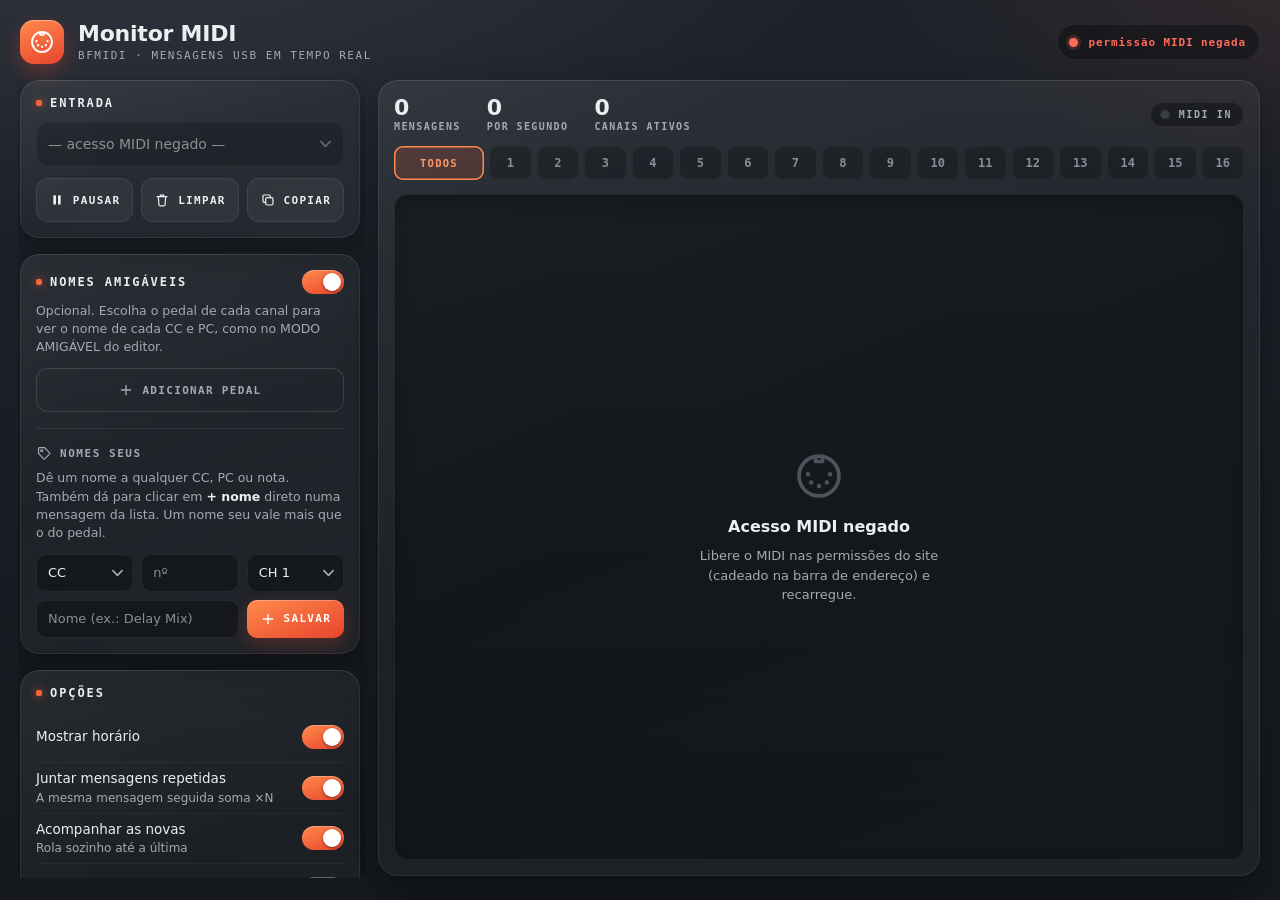
<file: monitor-midi/index.html>
<!doctype html>
<html lang="pt-BR">
<head>
<meta charset="utf-8" />
<meta name="viewport" content="width=device-width, initial-scale=1" />
<meta name="color-scheme" content="dark" />
<title>BFMIDI · Monitor MIDI</title>
<link rel="stylesheet" href="monitor.css" />
</head>
<body>
  <!-- Ícones reaproveitados pelos botões (<use href="#i-…">). -->
  <svg width="0" height="0" style="position:absolute" aria-hidden="true">
    <defs>
      <symbol id="i-din" viewBox="0 0 24 24" fill="none" stroke="currentColor" stroke-width="1.7" stroke-linecap="round" stroke-linejoin="round">
        <circle cx="12" cy="12" r="9.2" />
        <path d="M10.4 2.9v2.4h3.2V2.9" />
        <circle cx="6.9" cy="11.2" r="1.05" fill="currentColor" stroke="none" />
        <circle cx="8.4" cy="15" r="1.05" fill="currentColor" stroke="none" />
        <circle cx="12" cy="16.6" r="1.05" fill="currentColor" stroke="none" />
        <circle cx="15.6" cy="15" r="1.05" fill="currentColor" stroke="none" />
        <circle cx="17.1" cy="11.2" r="1.05" fill="currentColor" stroke="none" />
      </symbol>
      <symbol id="i-pause" viewBox="0 0 24 24" fill="currentColor">
        <rect x="6.5" y="5" width="4" height="14" rx="1.2" /><rect x="13.5" y="5" width="4" height="14" rx="1.2" />
      </symbol>
      <symbol id="i-play" viewBox="0 0 24 24" fill="currentColor">
        <path d="M8 5.6v12.8c0 .8.9 1.3 1.6.8l9.4-6.4a1 1 0 0 0 0-1.6L9.6 4.8C8.9 4.3 8 4.8 8 5.6z" />
      </symbol>
      <symbol id="i-trash" viewBox="0 0 24 24" fill="none" stroke="currentColor" stroke-width="1.8" stroke-linecap="round" stroke-linejoin="round">
        <path d="M4.5 7h15M9.5 7V4.8h5V7M6.5 7l.9 12.2c.1.9.8 1.6 1.7 1.6h5.8c.9 0 1.6-.7 1.7-1.6L17.5 7" />
      </symbol>
      <symbol id="i-copy" viewBox="0 0 24 24" fill="none" stroke="currentColor" stroke-width="1.8" stroke-linecap="round" stroke-linejoin="round">
        <rect x="8.5" y="8.5" width="11" height="11" rx="2.2" /><path d="M15.5 8.5V6.2c0-1-.8-1.7-1.7-1.7H6.2c-1 0-1.7.8-1.7 1.7v7.6c0 1 .8 1.7 1.7 1.7h2.3" />
      </symbol>
      <symbol id="i-check" viewBox="0 0 24 24" fill="none" stroke="currentColor" stroke-width="2.2" stroke-linecap="round" stroke-linejoin="round">
        <path d="M5 12.5l4.5 4.5L19 7.5" />
      </symbol>
      <symbol id="i-plus" viewBox="0 0 24 24" fill="none" stroke="currentColor" stroke-width="2" stroke-linecap="round">
        <path d="M12 5v14M5 12h14" />
      </symbol>
      <symbol id="i-x" viewBox="0 0 24 24" fill="none" stroke="currentColor" stroke-width="2" stroke-linecap="round">
        <path d="M6.5 6.5l11 11M17.5 6.5l-11 11" />
      </symbol>
      <symbol id="i-down" viewBox="0 0 24 24" fill="none" stroke="currentColor" stroke-width="2.2" stroke-linecap="round" stroke-linejoin="round">
        <path d="M12 5v13M6 12.5l6 6 6-6" />
      </symbol>
      <symbol id="i-tag" viewBox="0 0 24 24" fill="none" stroke="currentColor" stroke-width="1.8" stroke-linecap="round" stroke-linejoin="round">
        <path d="M3.8 12.6V5.5c0-1 .8-1.7 1.7-1.7h7.1l7.6 7.6a1.7 1.7 0 0 1 0 2.4l-6.7 6.7a1.7 1.7 0 0 1-2.4 0l-7.3-7.9z" /><circle cx="8.6" cy="8.6" r="1.5" />
      </symbol>
    </defs>
  </svg>

  <div class="mon-app">
    <header class="mon-header">
      <div class="mon-brand">
        <span class="mon-logo" aria-hidden="true"><svg><use href="#i-din" /></svg></span>
        <div class="mon-brand-text">
          <h1 class="mon-title">Monitor MIDI</h1>
          <p class="mon-sub">BFMIDI · mensagens USB em tempo real</p>
        </div>
      </div>
      <div id="monitor-status" class="mon-status" data-state="idle" role="status" aria-live="polite">
        <span class="mon-status-led" aria-hidden="true"></span>
        <span class="mon-status-text">solicitando acesso MIDI…</span>
      </div>
    </header>

    <div class="mon-layout">
      <aside class="mon-side">

        <!-- ENTRADA -->
        <section class="mon-card mon-card-input" aria-labelledby="h-input">
          <h2 class="mon-card-title" id="h-input">Entrada</h2>
          <select id="midi-input" class="mon-select" aria-label="Entrada MIDI USB">
            <option value="">— solicitando acesso —</option>
          </select>
          <div class="mon-actions">
            <button id="btn-pause" type="button" class="mon-btn" aria-pressed="false">
              <svg class="mon-ico"><use href="#i-pause" /></svg><span>PAUSAR</span>
            </button>
            <button id="btn-clear" type="button" class="mon-btn">
              <svg class="mon-ico"><use href="#i-trash" /></svg><span>LIMPAR</span>
            </button>
            <button id="btn-copy" type="button" class="mon-btn">
              <svg class="mon-ico"><use href="#i-copy" /></svg><span>COPIAR</span>
            </button>
          </div>
        </section>

        <!-- NOMES AMIGÁVEIS -->
        <section id="names-card" class="mon-card mon-card-names" aria-labelledby="h-names">
          <div class="mon-card-head">
            <h2 class="mon-card-title" id="h-names">Nomes amigáveis</h2>
            <label class="mon-switch" title="Mostrar nomes amigáveis">
              <input id="names-enabled" type="checkbox" role="switch" checked />
              <span class="mon-switch-track" aria-hidden="true"></span>
              <span class="mon-sr">Mostrar nomes amigáveis</span>
            </label>
          </div>
          <p class="mon-hint">
            Opcional. Escolha o pedal de cada canal para ver o nome de cada
            CC e PC, como no MODO AMIGÁVEL do editor.
          </p>

          <div class="mon-names-body">
            <div id="names-map" class="mon-map"></div>
            <button id="names-add" type="button" class="mon-btn mon-btn-ghost">
              <svg class="mon-ico"><use href="#i-plus" /></svg><span>ADICIONAR PEDAL</span>
            </button>

            <div class="mon-divider" role="presentation"></div>

            <h3 class="mon-subtitle">
              <svg class="mon-ico"><use href="#i-tag" /></svg>
              Nomes seus <span id="custom-count" class="mon-count-badge"></span>
            </h3>
            <p class="mon-hint">
              Dê um nome a qualquer CC, PC ou nota. Também dá para clicar em
              <b>+ nome</b> direto numa mensagem da lista. Um nome seu vale mais
              que o do pedal.
            </p>
            <form id="custom-form" class="mon-custom-form" autocomplete="off">
              <select id="cf-type" class="mon-select mon-select-sm" aria-label="Tipo de mensagem">
                <option value="cc">CC</option>
                <option value="pc">PC</option>
                <option value="note">NOTA</option>
              </select>
              <input id="cf-num" class="mon-input mon-input-sm" type="number" min="0" max="127"
                     inputmode="numeric" placeholder="nº" aria-label="Número" />
              <select id="cf-ch" class="mon-select mon-select-sm" aria-label="Canal"></select>
              <input id="cf-name" class="mon-input mon-input-sm mon-cf-name" type="text" maxlength="32"
                     placeholder="Nome (ex.: Delay Mix)" aria-label="Nome" />
              <button type="submit" class="mon-btn mon-btn-accent mon-cf-add">
                <svg class="mon-ico"><use href="#i-plus" /></svg><span>SALVAR</span>
              </button>
            </form>
            <div id="custom-list" class="mon-custom-list"></div>
          </div>
        </section>

        <!-- OPÇÕES -->
        <section class="mon-card mon-card-opts" aria-labelledby="h-opts">
          <h2 class="mon-card-title" id="h-opts">Opções</h2>
          <div class="mon-opts">
            <label class="mon-opt">
              <span class="mon-opt-text">Mostrar horário</span>
              <span class="mon-switch"><input id="opt-time" type="checkbox" role="switch" /><span class="mon-switch-track" aria-hidden="true"></span></span>
            </label>
            <label class="mon-opt">
              <span class="mon-opt-text">Juntar mensagens repetidas<small>A mesma mensagem seguida soma ×N</small></span>
              <span class="mon-switch"><input id="opt-collapse" type="checkbox" role="switch" /><span class="mon-switch-track" aria-hidden="true"></span></span>
            </label>
            <label class="mon-opt">
              <span class="mon-opt-text">Acompanhar as novas<small>Rola sozinho até a última</small></span>
              <span class="mon-switch"><input id="opt-autoscroll" type="checkbox" role="switch" /><span class="mon-switch-track" aria-hidden="true"></span></span>
            </label>
            <label class="mon-opt">
              <span class="mon-opt-text">Limpar após 1 s sem MIDI</span>
              <span class="mon-switch"><input id="opt-autoclear" type="checkbox" role="switch" /><span class="mon-switch-track" aria-hidden="true"></span></span>
            </label>
            <label class="mon-opt">
              <span class="mon-opt-text">Mostrar Clock (F8)<small>Chega 24× por batida e lota a lista</small></span>
              <span class="mon-switch"><input id="opt-clock" type="checkbox" role="switch" /><span class="mon-switch-track" aria-hidden="true"></span></span>
            </label>
            <label class="mon-opt">
              <span class="mon-opt-text">Mostrar Active Sense (FE)</span>
              <span class="mon-switch"><input id="opt-active" type="checkbox" role="switch" /><span class="mon-switch-track" aria-hidden="true"></span></span>
            </label>
            <label class="mon-opt">
              <span class="mon-opt-text">Máximo na lista<small>As mais antigas saem primeiro</small></span>
              <input id="opt-max" class="mon-input mon-input-num" type="number" min="20" max="2000" step="10" />
            </label>
          </div>
        </section>
      </aside>

      <!-- MONITOR -->
      <main class="mon-main">
        <section class="mon-card mon-monitor" aria-label="Mensagens recebidas">
          <div class="mon-monitor-head">
            <div class="mon-stats">
              <div class="mon-stat">
                <span id="stat-total" class="mon-stat-num">0</span>
                <span class="mon-stat-label">mensagens</span>
              </div>
              <div class="mon-stat">
                <span id="stat-rate" class="mon-stat-num">0</span>
                <span class="mon-stat-label">por segundo</span>
              </div>
              <div class="mon-stat">
                <span id="stat-channels" class="mon-stat-num">0</span>
                <span class="mon-stat-label">canais ativos</span>
              </div>
            </div>
            <div class="mon-activity" title="Pisca a cada mensagem recebida">
              <span id="activity-led" class="mon-activity-led" aria-hidden="true"></span>
              <span class="mon-activity-label">MIDI IN</span>
            </div>
          </div>

          <div id="channel-strip" class="mon-channels" role="group" aria-label="Filtrar por canal"></div>

          <div class="mon-events-wrap">
            <div id="monitor-events" class="mon-events" role="log" aria-label="Lista de mensagens MIDI"></div>
            <button id="btn-follow" type="button" class="mon-follow" hidden>
              <svg class="mon-ico"><use href="#i-down" /></svg><span>NOVAS MENSAGENS</span>
            </button>
          </div>
        </section>
      </main>
    </div>
  </div>

  <!-- pedal_data.js é GERADO por Site/scripts/monitor_pedals.mjs.
       Sem ele o monitor funciona igual, só sem a lista de pedais. -->
  <script src="pedal_data.js"></script>
  <script src="monitor.js"></script>
</body>
</html>
</file>
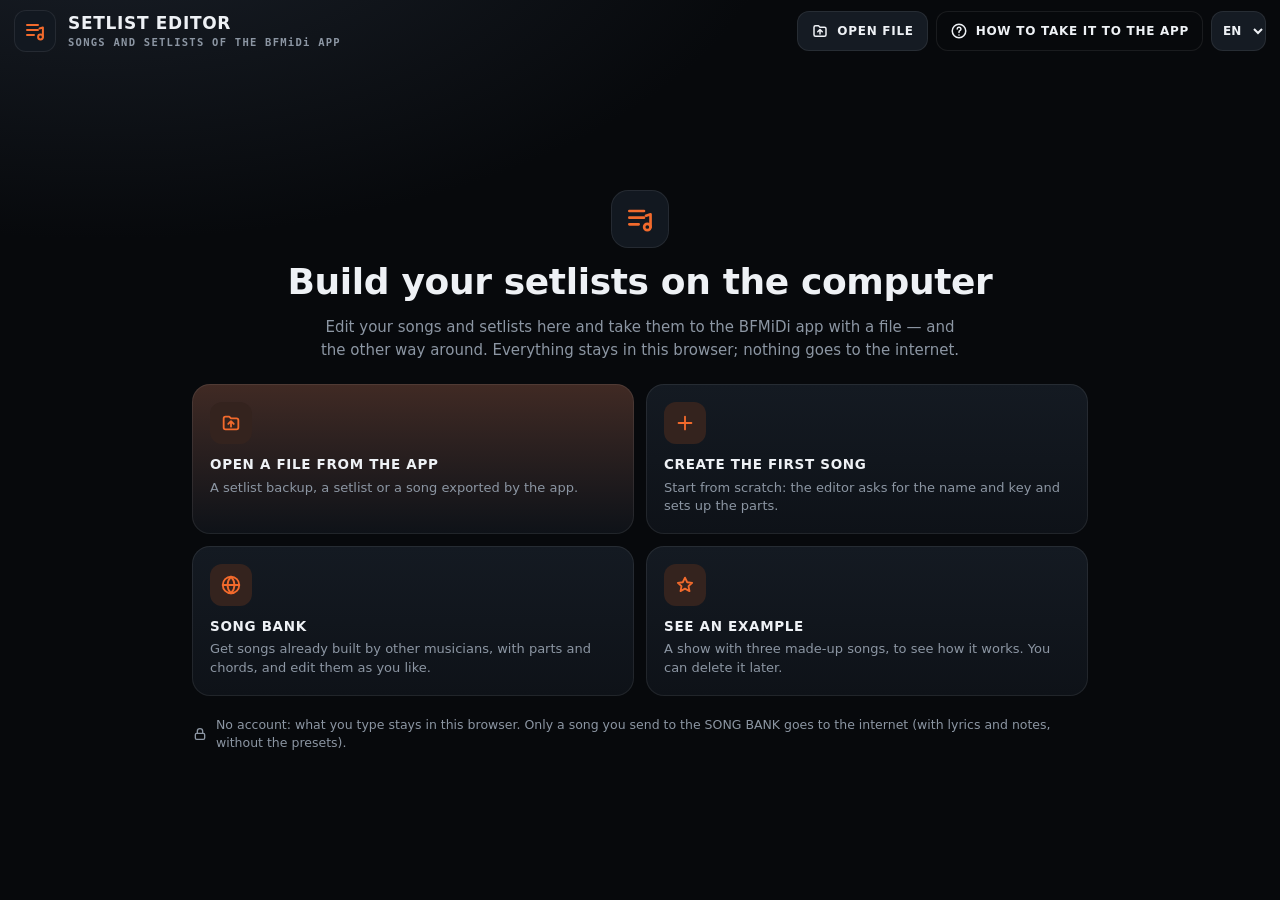
<file: setlist/index.html>
<!doctype html>
<!-- EDITOR DE SETLIST NO SITE (PLANO_SETLIST_SITE.md). Gerado por
     webApp/build_setlist_site.mjs a partir de webApp/setlist_site/index.html:
     não edite em Site/setlist/, edite a fonte e rode o build. -->
<html lang="pt-BR">
<head>
<meta charset="utf-8">
<meta name="viewport" content="width=device-width, initial-scale=1, viewport-fit=cover">
<title>Editor de Setlist · BFMiDi</title>
<meta name="description" content="Edite as músicas e os setlists do app BFMiDi no navegador e leve para o app por um arquivo. Sem conta: tudo fica no seu navegador.">
<meta name="theme-color" content="#07090c">
<meta name="generator" content="BFMiDi 16.0+bee1d585bc08">
<link rel="icon" href="icon.svg" type="image/svg+xml">
<link rel="stylesheet" href="app.css?v=bee1d585bc08">
</head>
<body>
<div id="root"></div>
<noscript><p style="font-family:sans-serif;color:#eee;padding:24px">Este editor precisa de JavaScript ligado.</p></noscript>
<script src="app.js?v=bee1d585bc08"></script>
</body>
</html>
</file>
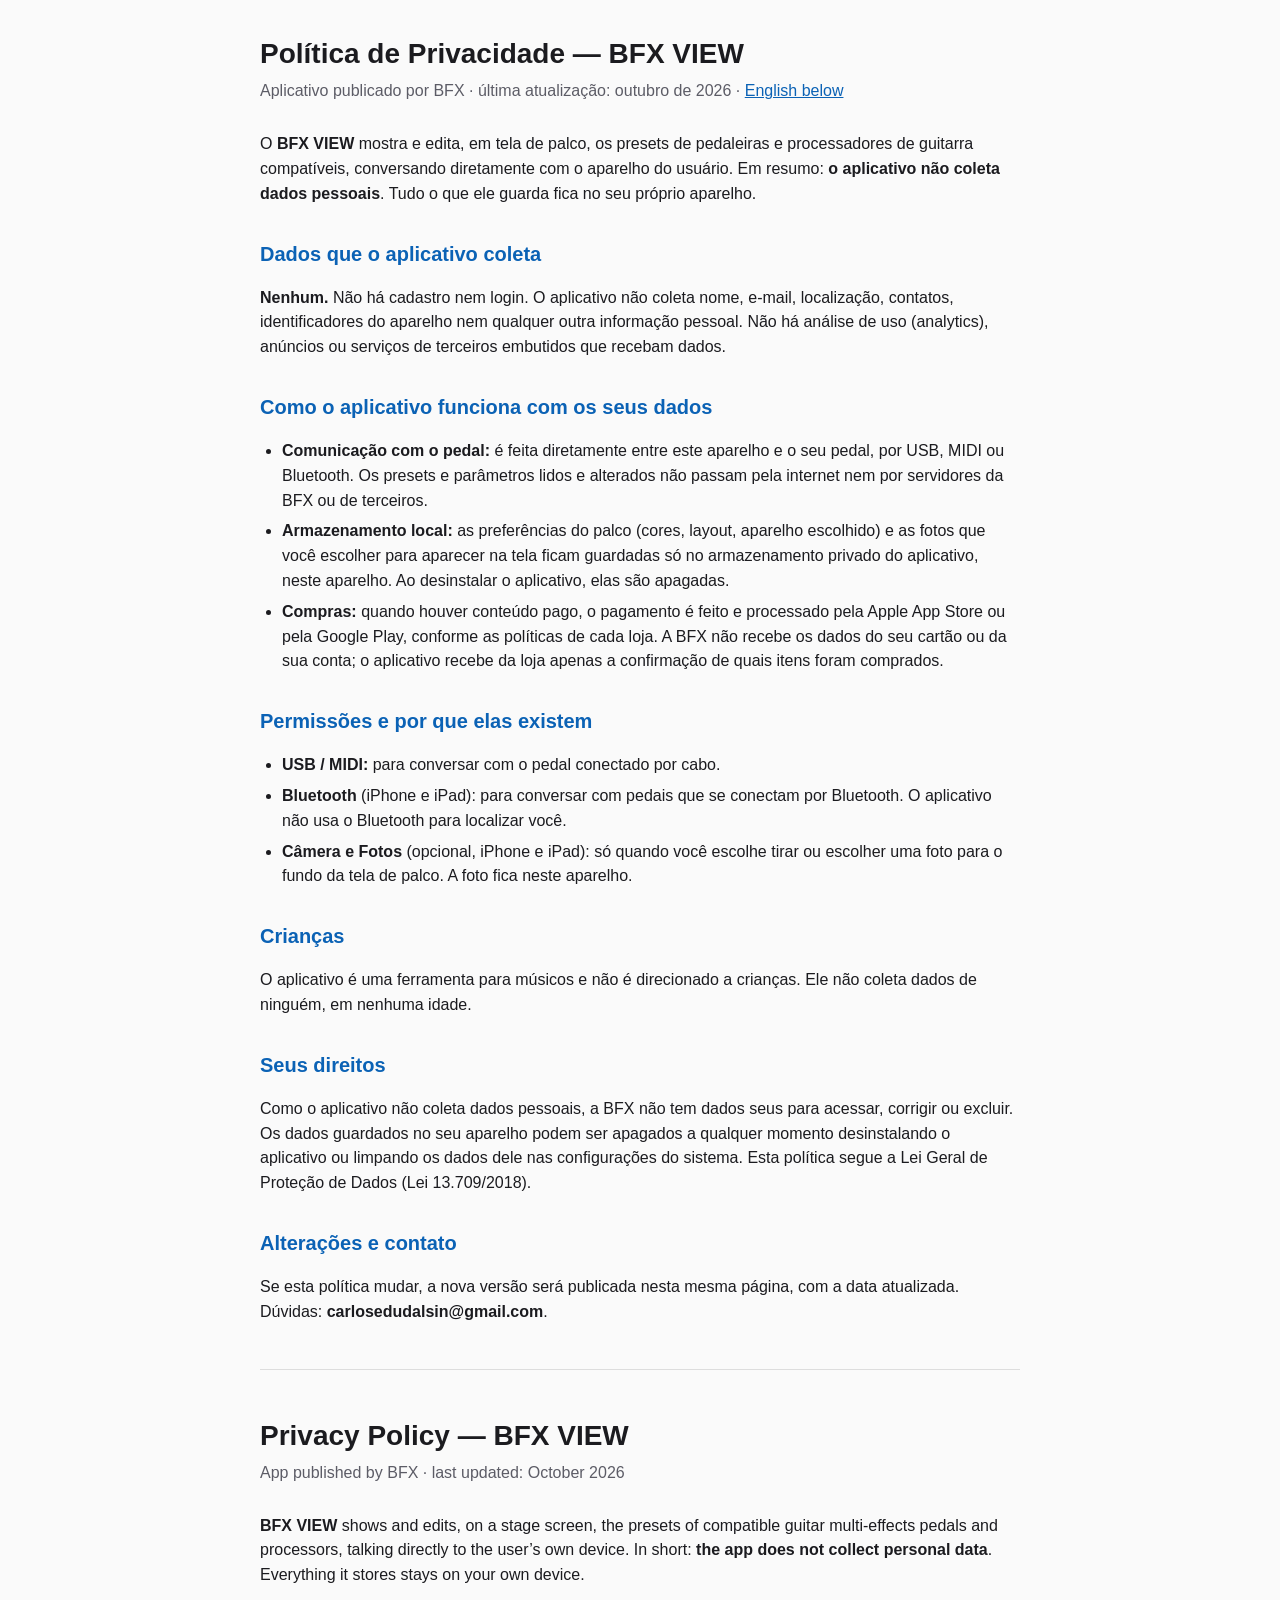
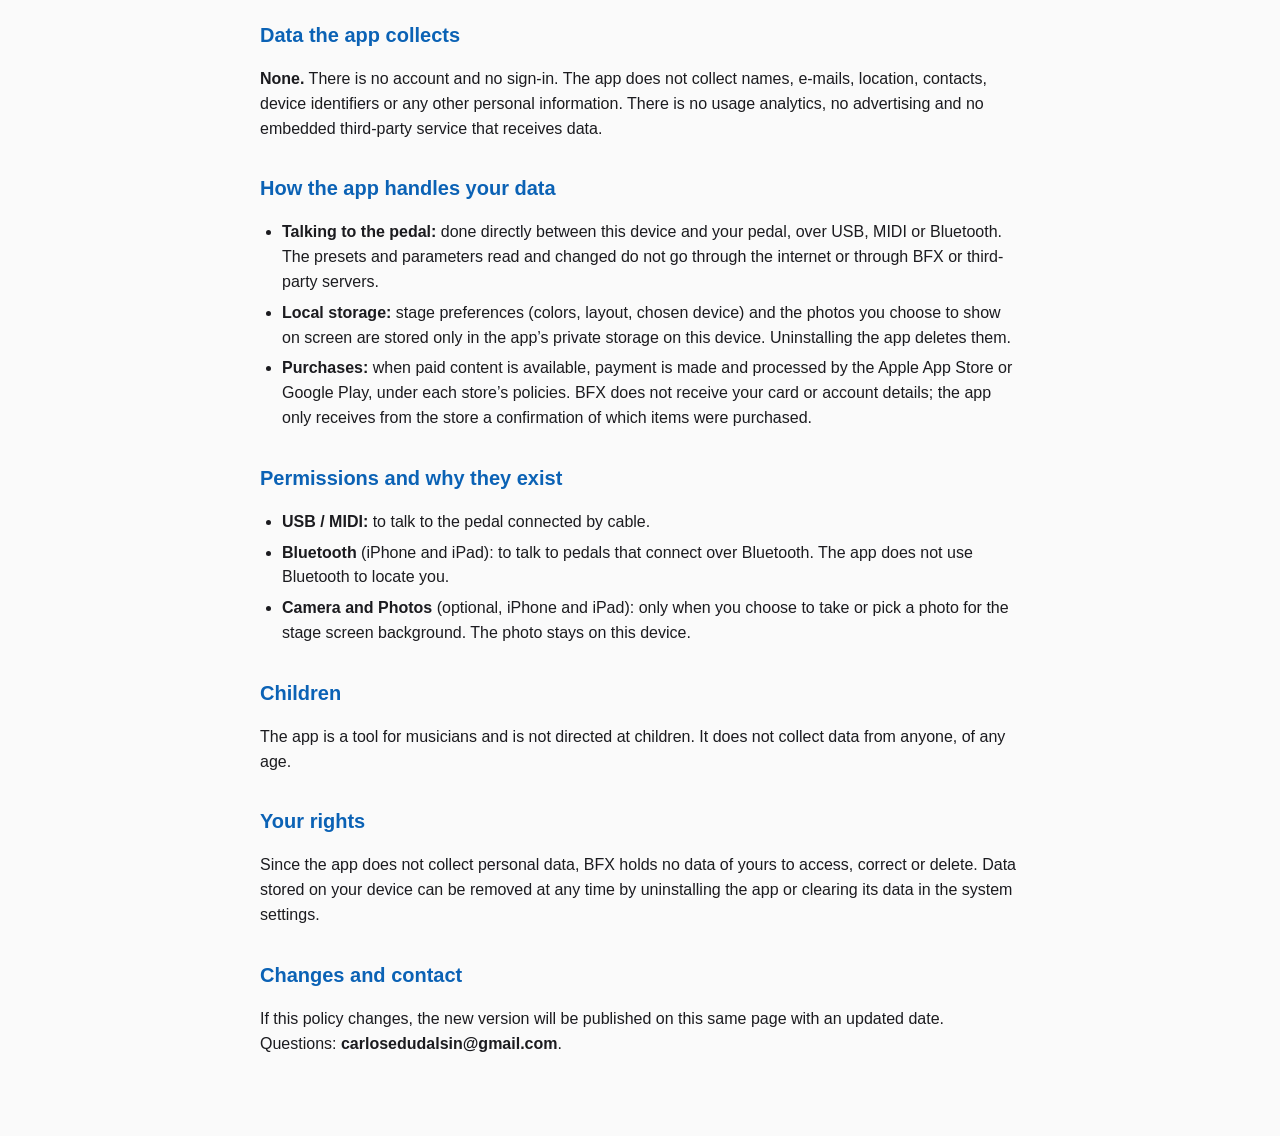
<file: bfview/privacidade.html>
<!doctype html>
<html lang="pt-BR">
<head>
<meta charset="utf-8">
<meta name="viewport" content="width=device-width, initial-scale=1">
<title>Política de Privacidade — BFX VIEW</title>
<style>
  :root { color-scheme: light dark; }
  body { margin: 0; padding: 32px 20px 64px; font: 16px/1.55 -apple-system, "Segoe UI", Roboto, sans-serif;
         background: #0f1115; color: #e8e8ee; }
  main { max-width: 760px; margin: 0 auto; }
  h1 { font-size: 28px; margin: 0 0 4px; }
  h2 { font-size: 20px; margin: 32px 0 8px; color: #3fa9ff; }
  .sub { color: #9a9aa6; margin: 0 0 28px; }
  ul { padding-left: 22px; }
  li { margin: 6px 0; }
  hr { border: 0; border-top: 1px solid #2a2d36; margin: 44px 0; }
  a { color: #7cc4ff; }
  @media (prefers-color-scheme: light) {
    body { background: #fafafa; color: #1b1b1f; }
    h2 { color: #0b62b5; } .sub { color: #5c5c66; } hr { border-top-color: #ddd; } a { color: #0b62b5; }
  }
</style>
</head>
<body>
<main>
  <h1>Política de Privacidade — BFX VIEW</h1>
  <p class="sub">Aplicativo publicado por BFX · última atualização: outubro de 2026 · <a href="#en">English below</a></p>

  <p>O <strong>BFX VIEW</strong> mostra e edita, em tela de palco, os presets de pedaleiras e processadores de
  guitarra compatíveis, conversando diretamente com o aparelho do usuário. Em resumo: <strong>o aplicativo não
  coleta dados pessoais</strong>. Tudo o que ele guarda fica no seu próprio aparelho.</p>

  <h2>Dados que o aplicativo coleta</h2>
  <p><strong>Nenhum.</strong> Não há cadastro nem login. O aplicativo não coleta nome, e-mail, localização,
  contatos, identificadores do aparelho nem qualquer outra informação pessoal. Não há análise de uso (analytics),
  anúncios ou serviços de terceiros embutidos que recebam dados.</p>

  <h2>Como o aplicativo funciona com os seus dados</h2>
  <ul>
    <li><strong>Comunicação com o pedal:</strong> é feita diretamente entre este aparelho e o seu pedal, por USB,
    MIDI ou Bluetooth. Os presets e parâmetros lidos e alterados não passam pela internet nem por servidores da
    BFX ou de terceiros.</li>
    <li><strong>Armazenamento local:</strong> as preferências do palco (cores, layout, aparelho escolhido) e as
    fotos que você escolher para aparecer na tela ficam guardadas só no armazenamento privado do aplicativo,
    neste aparelho. Ao desinstalar o aplicativo, elas são apagadas.</li>
    <li><strong>Compras:</strong> quando houver conteúdo pago, o pagamento é feito e processado pela Apple App
    Store ou pela Google Play, conforme as políticas de cada loja. A BFX não recebe os dados do seu cartão ou da
    sua conta; o aplicativo recebe da loja apenas a confirmação de quais itens foram comprados.</li>
  </ul>

  <h2>Permissões e por que elas existem</h2>
  <ul>
    <li><strong>USB / MIDI:</strong> para conversar com o pedal conectado por cabo.</li>
    <li><strong>Bluetooth</strong> (iPhone e iPad): para conversar com pedais que se conectam por Bluetooth.
    O aplicativo não usa o Bluetooth para localizar você.</li>
    <li><strong>Câmera e Fotos</strong> (opcional, iPhone e iPad): só quando você escolhe tirar ou escolher uma
    foto para o fundo da tela de palco. A foto fica neste aparelho.</li>
  </ul>

  <h2>Crianças</h2>
  <p>O aplicativo é uma ferramenta para músicos e não é direcionado a crianças. Ele não coleta dados de ninguém,
  em nenhuma idade.</p>

  <h2>Seus direitos</h2>
  <p>Como o aplicativo não coleta dados pessoais, a BFX não tem dados seus para acessar, corrigir ou excluir.
  Os dados guardados no seu aparelho podem ser apagados a qualquer momento desinstalando o aplicativo ou
  limpando os dados dele nas configurações do sistema. Esta política segue a Lei Geral de Proteção de Dados
  (Lei 13.709/2018).</p>

  <h2>Alterações e contato</h2>
  <p>Se esta política mudar, a nova versão será publicada nesta mesma página, com a data atualizada. Dúvidas:
  <strong>carlosedudalsin@gmail.com</strong>.</p>

  <hr>

  <h1 id="en">Privacy Policy — BFX VIEW</h1>
  <p class="sub">App published by BFX · last updated: October 2026</p>

  <p><strong>BFX VIEW</strong> shows and edits, on a stage screen, the presets of compatible guitar
  multi-effects pedals and processors, talking directly to the user’s own device. In short: <strong>the app does
  not collect personal data</strong>. Everything it stores stays on your own device.</p>

  <h2>Data the app collects</h2>
  <p><strong>None.</strong> There is no account and no sign-in. The app does not collect names, e-mails, location,
  contacts, device identifiers or any other personal information. There is no usage analytics, no advertising and
  no embedded third-party service that receives data.</p>

  <h2>How the app handles your data</h2>
  <ul>
    <li><strong>Talking to the pedal:</strong> done directly between this device and your pedal, over USB, MIDI or
    Bluetooth. The presets and parameters read and changed do not go through the internet or through BFX or
    third-party servers.</li>
    <li><strong>Local storage:</strong> stage preferences (colors, layout, chosen device) and the photos you choose
    to show on screen are stored only in the app’s private storage on this device. Uninstalling the app deletes
    them.</li>
    <li><strong>Purchases:</strong> when paid content is available, payment is made and processed by the Apple App
    Store or Google Play, under each store’s policies. BFX does not receive your card or account details; the app
    only receives from the store a confirmation of which items were purchased.</li>
  </ul>

  <h2>Permissions and why they exist</h2>
  <ul>
    <li><strong>USB / MIDI:</strong> to talk to the pedal connected by cable.</li>
    <li><strong>Bluetooth</strong> (iPhone and iPad): to talk to pedals that connect over Bluetooth. The app does
    not use Bluetooth to locate you.</li>
    <li><strong>Camera and Photos</strong> (optional, iPhone and iPad): only when you choose to take or pick a photo
    for the stage screen background. The photo stays on this device.</li>
  </ul>

  <h2>Children</h2>
  <p>The app is a tool for musicians and is not directed at children. It does not collect data from anyone, of any
  age.</p>

  <h2>Your rights</h2>
  <p>Since the app does not collect personal data, BFX holds no data of yours to access, correct or delete. Data
  stored on your device can be removed at any time by uninstalling the app or clearing its data in the system
  settings.</p>

  <h2>Changes and contact</h2>
  <p>If this policy changes, the new version will be published on this same page with an updated date. Questions:
  <strong>carlosedudalsin@gmail.com</strong>.</p>
</main>
</body>
</html>
</file>
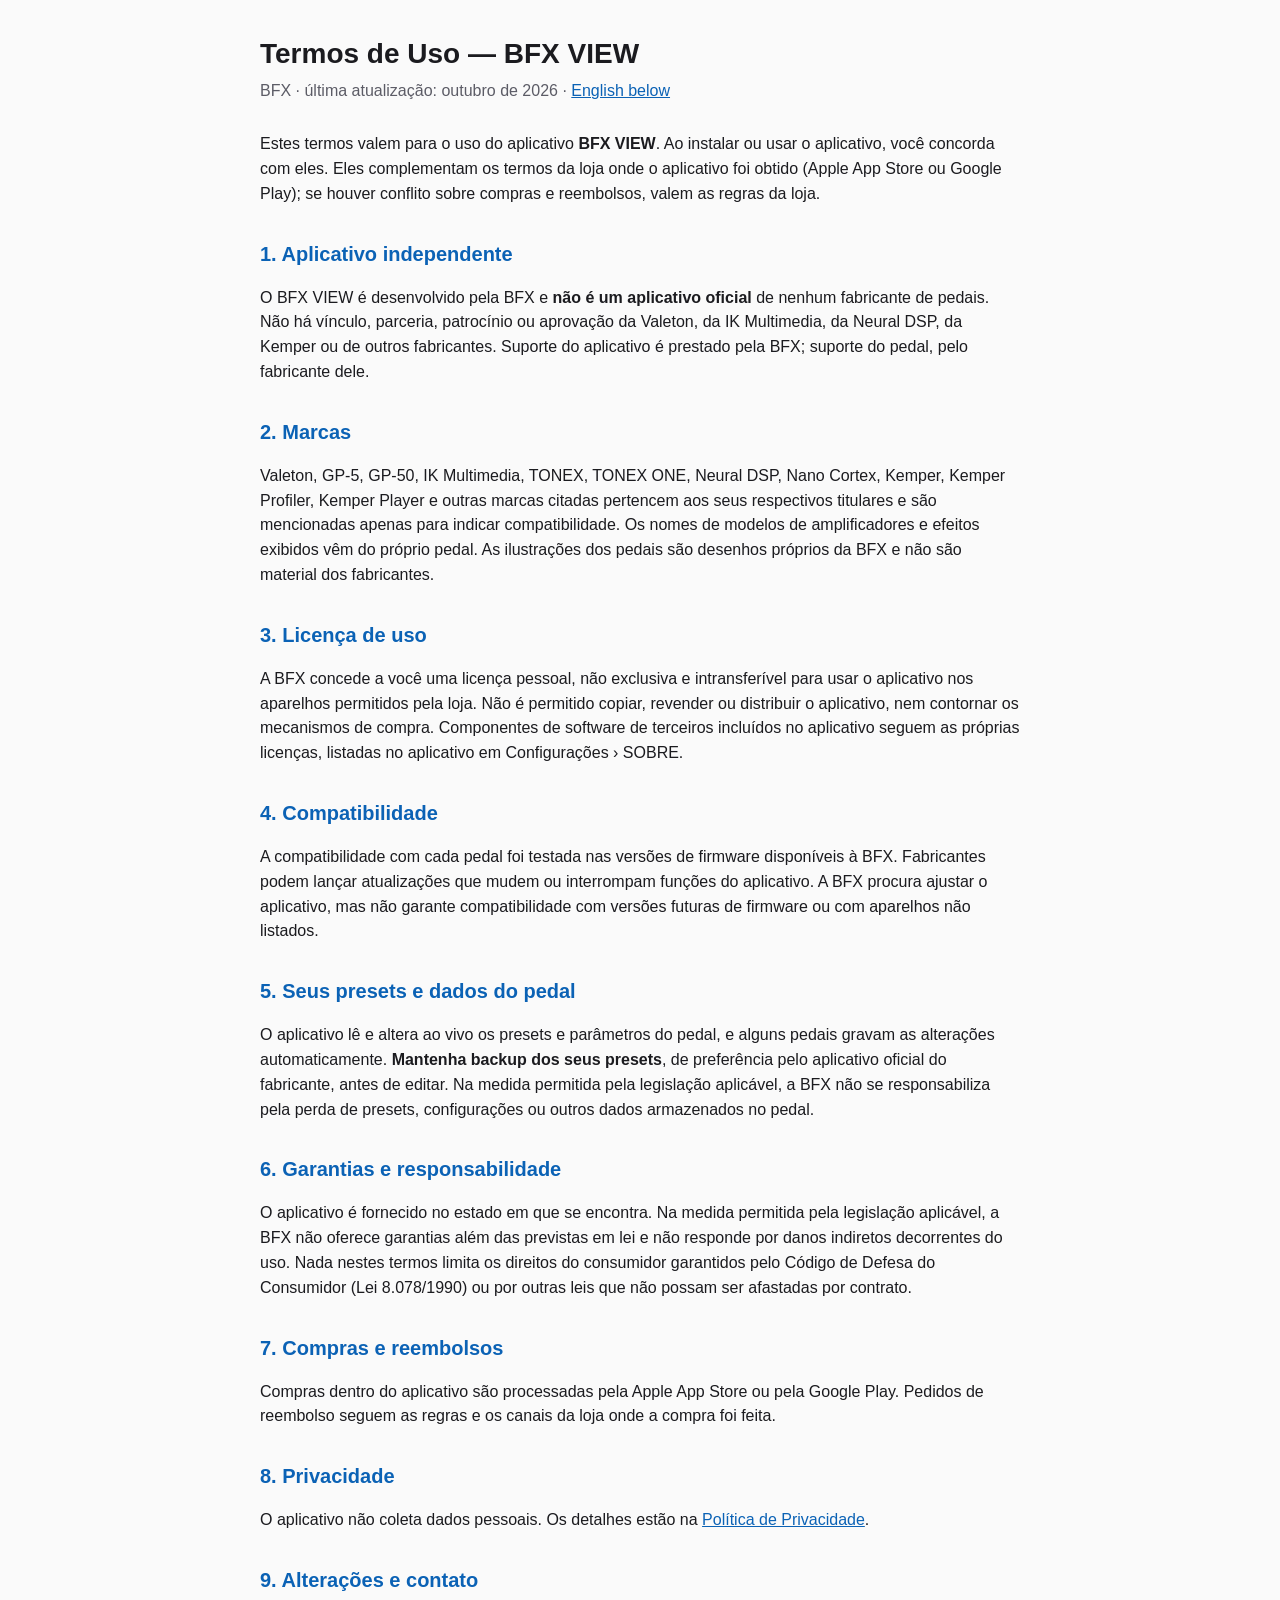
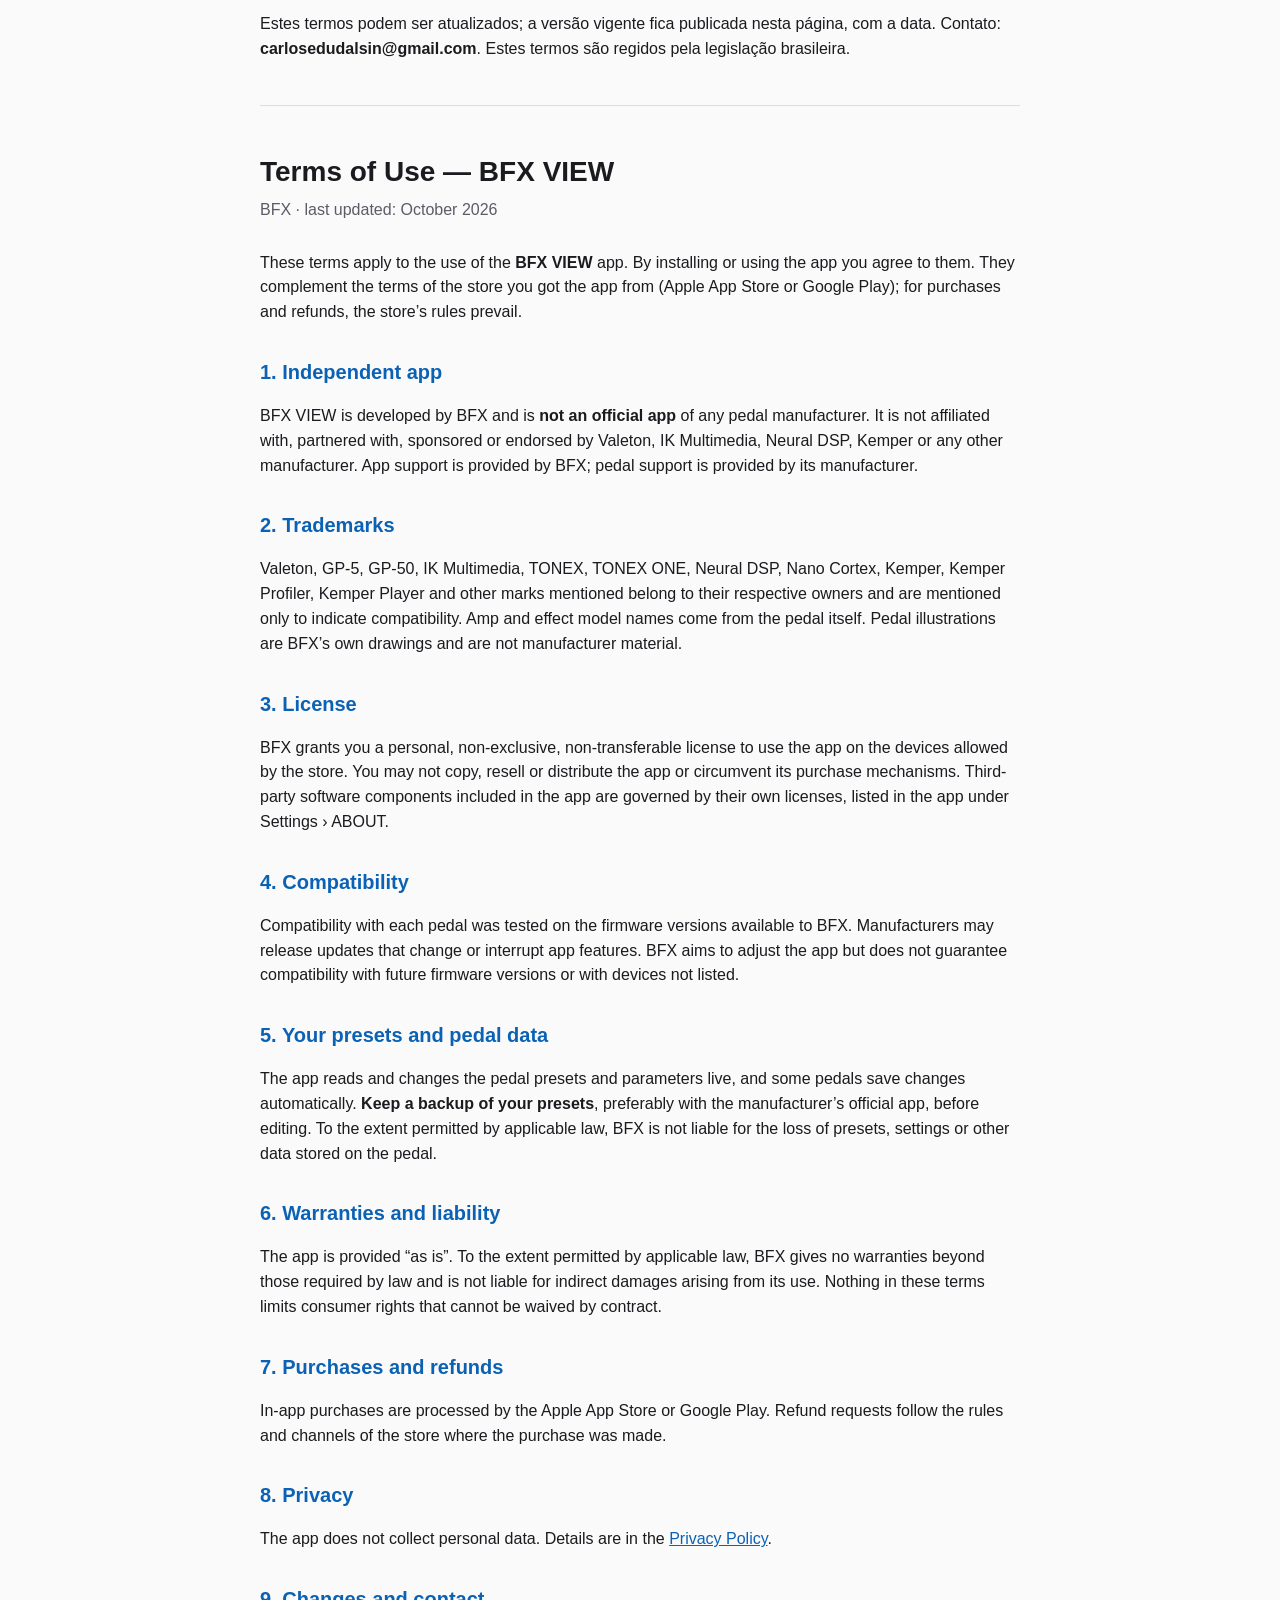
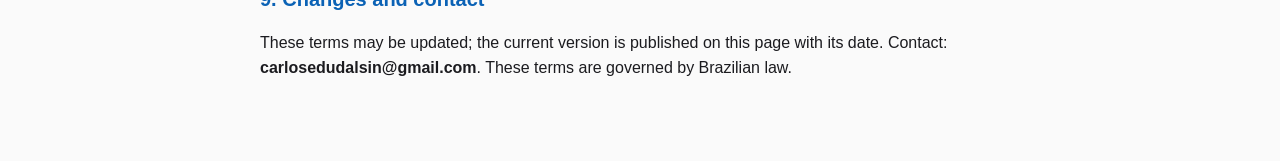
<file: bfview/termos.html>
<!doctype html>
<html lang="pt-BR">
<head>
<meta charset="utf-8">
<meta name="viewport" content="width=device-width, initial-scale=1">
<title>Termos de Uso — BFX VIEW</title>
<style>
  :root { color-scheme: light dark; }
  body { margin: 0; padding: 32px 20px 64px; font: 16px/1.55 -apple-system, "Segoe UI", Roboto, sans-serif;
         background: #0f1115; color: #e8e8ee; }
  main { max-width: 760px; margin: 0 auto; }
  h1 { font-size: 28px; margin: 0 0 4px; }
  h2 { font-size: 20px; margin: 32px 0 8px; color: #3fa9ff; }
  .sub { color: #9a9aa6; margin: 0 0 28px; }
  ol, ul { padding-left: 22px; }
  li { margin: 6px 0; }
  hr { border: 0; border-top: 1px solid #2a2d36; margin: 44px 0; }
  a { color: #7cc4ff; }
  @media (prefers-color-scheme: light) {
    body { background: #fafafa; color: #1b1b1f; }
    h2 { color: #0b62b5; } .sub { color: #5c5c66; } hr { border-top-color: #ddd; } a { color: #0b62b5; }
  }
</style>
</head>
<body>
<main>
  <h1>Termos de Uso — BFX VIEW</h1>
  <p class="sub">BFX · última atualização: outubro de 2026 · <a href="#en">English below</a></p>

  <p>Estes termos valem para o uso do aplicativo <strong>BFX VIEW</strong>. Ao instalar ou usar o aplicativo, você
  concorda com eles. Eles complementam os termos da loja onde o aplicativo foi obtido (Apple App Store ou Google
  Play); se houver conflito sobre compras e reembolsos, valem as regras da loja.</p>

  <h2>1. Aplicativo independente</h2>
  <p>O BFX VIEW é desenvolvido pela BFX e <strong>não é um aplicativo oficial</strong> de nenhum fabricante de
  pedais. Não há vínculo, parceria, patrocínio ou aprovação da Valeton, da IK Multimedia, da Neural DSP, da Kemper
  ou de outros fabricantes. Suporte do aplicativo é prestado pela BFX; suporte do pedal, pelo fabricante dele.</p>

  <h2>2. Marcas</h2>
  <p>Valeton, GP-5, GP-50, IK Multimedia, TONEX, TONEX ONE, Neural DSP, Nano Cortex, Kemper, Kemper Profiler,
  Kemper Player e outras marcas citadas pertencem aos seus respectivos titulares e são mencionadas apenas para
  indicar compatibilidade. Os nomes de modelos de amplificadores e efeitos exibidos vêm do próprio pedal. As
  ilustrações dos pedais são desenhos próprios da BFX e não são material dos fabricantes.</p>

  <h2>3. Licença de uso</h2>
  <p>A BFX concede a você uma licença pessoal, não exclusiva e intransferível para usar o aplicativo nos
  aparelhos permitidos pela loja. Não é permitido copiar, revender ou distribuir o aplicativo, nem contornar os
  mecanismos de compra. Componentes de software de terceiros incluídos no aplicativo seguem as próprias licenças,
  listadas no aplicativo em Configurações › SOBRE.</p>

  <h2>4. Compatibilidade</h2>
  <p>A compatibilidade com cada pedal foi testada nas versões de firmware disponíveis à BFX. Fabricantes podem
  lançar atualizações que mudem ou interrompam funções do aplicativo. A BFX procura ajustar o aplicativo, mas não
  garante compatibilidade com versões futuras de firmware ou com aparelhos não listados.</p>

  <h2>5. Seus presets e dados do pedal</h2>
  <p>O aplicativo lê e altera ao vivo os presets e parâmetros do pedal, e alguns pedais gravam as alterações
  automaticamente. <strong>Mantenha backup dos seus presets</strong>, de preferência pelo aplicativo oficial do
  fabricante, antes de editar. Na medida permitida pela legislação aplicável, a BFX não se responsabiliza pela
  perda de presets, configurações ou outros dados armazenados no pedal.</p>

  <h2>6. Garantias e responsabilidade</h2>
  <p>O aplicativo é fornecido no estado em que se encontra. Na medida permitida pela legislação aplicável, a BFX
  não oferece garantias além das previstas em lei e não responde por danos indiretos decorrentes do uso. Nada
  nestes termos limita os direitos do consumidor garantidos pelo Código de Defesa do Consumidor (Lei 8.078/1990)
  ou por outras leis que não possam ser afastadas por contrato.</p>

  <h2>7. Compras e reembolsos</h2>
  <p>Compras dentro do aplicativo são processadas pela Apple App Store ou pela Google Play. Pedidos de reembolso
  seguem as regras e os canais da loja onde a compra foi feita.</p>

  <h2>8. Privacidade</h2>
  <p>O aplicativo não coleta dados pessoais. Os detalhes estão na <a href="privacidade.html">Política de
  Privacidade</a>.</p>

  <h2>9. Alterações e contato</h2>
  <p>Estes termos podem ser atualizados; a versão vigente fica publicada nesta página, com a data. Contato:
  <strong>carlosedudalsin@gmail.com</strong>. Estes termos são regidos pela legislação brasileira.</p>

  <hr>

  <h1 id="en">Terms of Use — BFX VIEW</h1>
  <p class="sub">BFX · last updated: October 2026</p>

  <p>These terms apply to the use of the <strong>BFX VIEW</strong> app. By installing or using the app you agree to
  them. They complement the terms of the store you got the app from (Apple App Store or Google Play); for purchases
  and refunds, the store’s rules prevail.</p>

  <h2>1. Independent app</h2>
  <p>BFX VIEW is developed by BFX and is <strong>not an official app</strong> of any pedal manufacturer. It is not
  affiliated with, partnered with, sponsored or endorsed by Valeton, IK Multimedia, Neural DSP, Kemper or any other
  manufacturer. App support is provided by BFX; pedal support is provided by its manufacturer.</p>

  <h2>2. Trademarks</h2>
  <p>Valeton, GP-5, GP-50, IK Multimedia, TONEX, TONEX ONE, Neural DSP, Nano Cortex, Kemper, Kemper Profiler, Kemper
  Player and other marks mentioned belong to their respective owners and are mentioned only to indicate
  compatibility. Amp and effect model names come from the pedal itself. Pedal illustrations are BFX’s own drawings
  and are not manufacturer material.</p>

  <h2>3. License</h2>
  <p>BFX grants you a personal, non-exclusive, non-transferable license to use the app on the devices allowed by the
  store. You may not copy, resell or distribute the app or circumvent its purchase mechanisms. Third-party software
  components included in the app are governed by their own licenses, listed in the app under Settings › ABOUT.</p>

  <h2>4. Compatibility</h2>
  <p>Compatibility with each pedal was tested on the firmware versions available to BFX. Manufacturers may release
  updates that change or interrupt app features. BFX aims to adjust the app but does not guarantee compatibility
  with future firmware versions or with devices not listed.</p>

  <h2>5. Your presets and pedal data</h2>
  <p>The app reads and changes the pedal presets and parameters live, and some pedals save changes automatically.
  <strong>Keep a backup of your presets</strong>, preferably with the manufacturer’s official app, before editing. To
  the extent permitted by applicable law, BFX is not liable for the loss of presets, settings or other data stored on
  the pedal.</p>

  <h2>6. Warranties and liability</h2>
  <p>The app is provided “as is”. To the extent permitted by applicable law, BFX gives no warranties beyond those
  required by law and is not liable for indirect damages arising from its use. Nothing in these terms limits
  consumer rights that cannot be waived by contract.</p>

  <h2>7. Purchases and refunds</h2>
  <p>In-app purchases are processed by the Apple App Store or Google Play. Refund requests follow the rules and
  channels of the store where the purchase was made.</p>

  <h2>8. Privacy</h2>
  <p>The app does not collect personal data. Details are in the <a href="privacidade.html#en">Privacy Policy</a>.</p>

  <h2>9. Changes and contact</h2>
  <p>These terms may be updated; the current version is published on this page with its date. Contact:
  <strong>carlosedudalsin@gmail.com</strong>. These terms are governed by Brazilian law.</p>
</main>
</body>
</html>
</file>
<file: css/tokens.css>
/* ============================================================
   BFMIDI — VITRINE (Site/) · TOKENS
   ------------------------------------------------------------
   A FONTE ÚNICA do tema publicado: o palco escuro. Só custom
   properties, nenhuma regra de componente. Carregado ANTES de
   todas as outras folhas.

   Quem consome:
   · o cromo (css/style.css, css/refine.css): cápsula de
     modelos, barras, rodapé, HOME;
   · a linguagem dos painéis (css/pages.css), que só cria
     APELIDOS (--pg-*) apontando para cá;
   · os painéis (info/conects/shop/downloads.css) e os Apps.
   Painel NÃO redefine token: se faltar um, ele entra aqui.

   SELETOR `html:root` (e não `:root`): especificidade 0,1,1.
   Assim nenhum `:root` solto que outra folha ainda declare
   ganha deste arquivo por vir depois na cascata — a fonte é
   uma só por construção, não por ordem de <link>.

   Contrastes medidos sobre --bg (#080b10), o fundo real da
   página. Sobre o cartão (--surface, ~#19212c) cada um perde
   cerca de 20%, e ainda passa AA onde é usado.

   Três regras de cor, iguais no site inteiro:
   A) O LARANJA é o único estado aceso — o leito do modelo
      ativo, a pílula ativa, o CTA, o ponto do micro-rótulo.
   B) O AZUL é luz, nunca enfeite: anel de LED, contraluz.
   C) A cor de LED diz o ASSUNTO (tabela --led-*), não a
      posição do cartão. Ela mora só no anel, no brilho de
      canto do cartão e nos pontos de LED; rótulo e botão
      fantasma ficam neutros.
   ============================================================ */

html:root {
  color-scheme: dark;

  /* ---------- PALCO ---------------------------------------- */
  --bg:   #080b10;   /* fundo da página (o palco) */
  --bg-2: #111720;   /* placa um degrau acima do fundo */

  /* Superfície de cartão: grafite com alfa .95, para o bokeh das
     partículas não atravessar o cartão e virar mancha. */
  --surface: linear-gradient(180deg, #19212cf2, #121820f2);
  /* Poço: o rebaixo dentro de um cartão (fileira de LEDs, miniatura). */
  --well: #0c1118e6;
  /* Filete do cartão (o limite de cima que pega luz). */
  --card-edge: #ffffff0d;
  /* Sombra do cartão: o filete de luz em cima + a sombra curta embaixo. */
  --card-shadow: inset 0 1px 0 #ffffff0f, 0 16px 30px -24px #000;
  --well-shadow: inset 0 1px 3px #0009, inset 0 0 0 1px #ffffff0c;

  /* ---------- TINTA ----------------------------------------
     Sobre #080b10: */
  --ink:   #eef3fa;   /* 17,7:1 — títulos, números, texto forte */
  --ink-2: #bdc8d8;   /* 11,7:1 — corpo de texto, rótulo de cartão */
  --ink-3: #a4b0c2;   /*  9,0:1 (7,4:1 no cartão) — legenda, nota, micro-rótulo fraco */
  --title-ink: #f5f8fc;   /* 18,5:1 — a primeira linha do título de página */

  /* Filetes: divisor decorativo (--line) e contorno de controle
     (--line-2, o que identifica botão fantasma e pílula). */
  --line:   #a6bedd24;
  --line-2: #a6bedd3b;

  /* ---------- LARANJA (o único aceso) --------------------- */
  --orange:  #ff792f;                                     /* ponto do micro-rótulo, leito */
  --cta:     linear-gradient(155deg, #ffb765, #ff7838);   /* botão primário */
  --cta-ink: #391508;                                     /* texto sobre o --cta: 9,5:1 a 6,2:1 */
  --cta-edge: #ffc17e99;
  --cta-shadow: inset 0 1px 1px #ffdfb2, 0 8px 18px -10px #000;
  /* Botão fantasma (secundário): neutro, sem a cor do assunto. */
  --ghost-bg: #0f1824cc;
  --ghost-bg-hover: #16212fcc;
  --ghost-edge-hover: #ffffff4d;
  --kicker-ink: #ffc196;   /* micro-rótulo de página: 12,5:1 — o único acento de texto */
  /* A segunda linha do título: degradê laranja (--hot) com a cor
     sólida de reserva (--hot-ink) para navegador sem clip. */
  --hot: linear-gradient(100deg, #ffd9ad 0%, #ffb765 28%, #ff8a45 62%, #ff6a26 100%);
  --hot-ink: #ff9a4c;

  /* Etiqueta branca do chassi (a serigrafia das portas e o nome do
     modelo no micro-rótulo): 16,1:1. */
  --tag-bg:  #e6eaf0;
  --tag-ink: #0b0d11;

  /* Verde de sucesso — e a EXCEÇÃO documentada do código de LED:
     o WhatsApp é sempre #39d98a, porque é a cor da marca dele. */
  --ok: #39d98a;

  /* ---------- FOCO ÚNICO -----------------------------------
     #ffd2a6 sobre #080b10 = 14,1:1 (11,6:1 sobre o cartão). A espessura muda por faixa
     (3px no celular, 3.75px CSS no desktop, que com o zoom .8
     dão os mesmos 3px na tela). Em pílula ou tecla de navegação
     o anel entra por DENTRO (outline-offset -4px). */
  --focus: #ffd2a6;
  --focus-w: 3px;
  --focus-offset: 4px;

  /* ---------- COR = ASSUNTO (o LED do pedal) ---------------
     Uma tabela só para INFO, IN/OUT, Apps e Downloads. Quem
     desenha passa a STRING 'var(--led-x)' ao ledRing() e ao --c
     do cartão. */
  --led-midi:     #ffac61;  /* MIDI, DIN5/TRS, footswitches, editor/app, modo amigável */
  --led-usb:      #3fa9ff;  /* USB device/host, cabo USB, atualizador de firmware */
  --led-wireless: #b07cff;  /* Bluetooth, Wi-Fi, rede de casa */
  --led-input:    #57df95;  /* EXP, 2SW (entradas) */
  --led-screen:   #39e1e9;  /* tela, tela e LEDs */
  --led-presets:  #ffd166;  /* presets, bancos, Backup View */
  --led-live:     #ff6fae;  /* comportamentos do LIVE, modo LIVE */
  --led-doc:      #dfe6ef;  /* manual, sem pedal / offline */
  --led-whatsapp: var(--ok);  /* a exceção: a cor da marca do WhatsApp */

  /* ---------- CROMO EM GRAFITE -----------------------------
     Cápsula de modelos, pílulas da barra de baixo, barra de
     recursos e botões utilitários: o mesmo material dos
     cartões, opaco (sem backdrop-filter). */
  --chrome-bg:     linear-gradient(180deg, #19212c, #121820);
  --chrome-edge:   var(--line-2);
  --chrome-shadow: inset 0 1px 0 #ffffff14, 0 16px 34px -20px #000;
  --chrome-ink:    #c3cfdd;          /* texto inativo: 10,3:1 sobre #19212c */
  --chrome-sep:    var(--line);      /* separador entre abas */
  --chrome-hover-bg:   #ffffff0d;    /* só dentro de @media (hover: hover) */
  --chrome-hover-edge: #a6bedd55;
  /* A pílula ativa da barra (o laranja aceso em grafite). */
  --chrome-on-bg:   linear-gradient(155deg, #3a2a1f, #231a14);
  --chrome-on-edge: #e7a36b;
  --chrome-on-ink:  #ffd2a4;          /* 9,8:1 no tom mais claro do fundo */
  /* A tecla utilitária ativa (APP, engrenagem): anel + brilho. */
  --chrome-util-on: 0 0 0 2px #ff8e3e, 0 10px 22px -12px #000;

  /* ---------- TIPOGRAFIA -----------------------------------
     Archivo é VARIÁVEL no eixo de largura. Três ajustes, e só
     três: título e título de cartão em 'wdth' 108/800; número de
     ficha e nome de modelo (a leitura de instrumento, a "placa")
     em 'wdth' 115/800 com tabular-nums; a frase forte de cartão
     em 'wdth' 100/700. O 900 é só da palavra da HOME. A mono é
     de sistema: nos micro-rótulos, SF Mono / Cascadia / Consolas
     são indistinguíveis. */
  --font-display: "Archivo", "Arial Black", Helvetica, Arial, sans-serif;
  --font-body:    "Barlow", "Helvetica Neue", Helvetica, Arial, sans-serif;
  --font-mono:    ui-monospace, "SF Mono", "Cascadia Mono", Menlo, Consolas, monospace;

  --wdth-title:   108;
  --wdth-readout: 115;
  --wdth-phrase:  100;
  --wdth-plate: var(--wdth-readout);   /* nome antigo, mesmo valor */

  /* Piso de texto: 11px renderizados em qualquer lugar, cromo
     incluído. No desktop são 14px CSS (× zoom .8 = 11,2px). */
  --t-min: 11px;
  /* Tracking dos micro-rótulos: .16em no micro-rótulo de página,
     .14em nos rótulos de cartão. Nenhum outro valor. */
  --ls-kicker: .16em;
  --ls-micro:  .14em;
  /* Título de página: duas linhas apertadas, a mesma em toda aba. */
  --lh-title: 1.02;
  --ls-title: -.035em;

  /* Escala por CONTAINER (`pg`): o sufixo é o degrau
     (s < 700px, m ≥ 700px, l ≥ 1400px de container). O valor já
     resolvido (--t-page, --t-card, --t-lead) é escolhido pelo
     pages.css dentro de cada container; aqui fica o degrau s,
     que vale fora de qualquer container. */
  --t-page-s: clamp(30px, 9cqi, 38px);
  --t-page-m: clamp(44px, 5.2cqi, 64px);
  --t-page-l: clamp(64px, 4.2cqi, 88px);
  --t-card-s: 22px;
  --t-card-m: 26px;
  --t-card-l: 30px;
  --t-card-sub: 22px;   /* a frase forte do cartão ('wdth' 100/700) */
  --t-lead-s: 15px;
  --t-lead-m: 17px;
  --t-lead-l: 19px;
  --t-page: var(--t-page-s);
  --t-card: var(--t-card-s);
  --t-lead: var(--t-lead-s);

  /* Ritmo vertical (mesmos degraus s/m/l): entre cabeçalho+palco e
     a faixa de cartões e entre seções; entre cartões; dentro do
     cartão. */
  --gap-section-s: 32px;
  --gap-section-m: 48px;
  --gap-section-l: 64px;
  --gap-grid-s: 12px;
  --gap-grid-m: 16px;
  --gap-grid-l: 20px;
  --pad-card-s: 16px;
  --pad-card-m: 20px;
  --pad-card-l: 24px;
  --gap-section: var(--gap-section-s);
  --gap-grid: var(--gap-grid-s);
  --pad-card: var(--pad-card-s);

  /* ---------- MOLDURA E NAVEGAÇÃO --------------------------
     --frame: a largura máxima (CSS) de todo .panel-inner e do
     .ap-wrap, em qualquer tela — trocar de aba não desloca nada.
     --w-nav: cápsula, barra de baixo, barra de recursos e rodapé
     com a mesma largura no desktop.
     --pg-top: a distância fixa do topo do painel ao micro-rótulo.
     Nenhum painel é centrado na vertical. */
  --frame: 1720px;
  --w-nav: 900px;
  --gutter: 16px;
  --pg-top: 16px;

  /* ZOOM: o desktop (≥861px) é servido a 80% — pedido do dono,
     vale em TODA tela grande. `html { zoom: var(--zoom) }` mora no
     refine.css. Media query continua em px do dispositivo.
     --fold é a altura da janela em px CSS de layout: use no lugar
     de "125svh" (que só acerta com o zoom .8). */
  --zoom: 1;
  --fold: calc(100svh / var(--zoom));

  /* ---------- RAIOS ----------------------------------------
     Todo cartão 22; poço e miniatura 18 (raio interno = externo
     menos o respiro); todo botão retangular 14 — botão de ação não
     é pílula; a etiqueta branca 3. Pílula (999) só em chip de
     status e na cápsula de modelos do desktop. No celular a
     navegação (cápsula, utilitários, pílulas de baixo) usa 18. */
  --r-card: 22px;
  --r-well: 18px;
  --r-btn:  14px;
  --r-tag:  3px;
  --r-nav:  18px;
  --r-pill: 999px;

  /* ---------- BOTÕES EM DUAS ALTURAS -----------------------
     Primário (.pg-cta, .ap-cta, .shop-cta) e secundário
     (.pg-ghost, .ap-help-btn, .ap-link-btn, .dl-card__go). No
     desktop os valores CSS já contam o zoom: 64 e 56 CSS dão 51
     e 44,8 na tela — o alvo mínimo de 44 continua de pé. */
  --btn-h:    52px;
  --btn-fs:   16px;
  --btn2-h:   48px;
  --btn2-fs:  15px;
  --btn-px:   24px;

  /* ---------- MOVIMENTO ------------------------------------
     Uma curva só. Tudo o que anima é transform ou opacity, e a
     regra global de reduced-motion para tudo. */
  --ease: cubic-bezier(0.22, 1, 0.36, 1);
  --dur-slide: 0.44s;
  --dur-fade:  0.20s;


  /* ---------- LEGADO ---------------------------------------
     Nomes que o style.css e o refine.css ainda leem. Continuam
     definidos, apontando para o palco escuro; código novo usa os
     nomes de cima. */
  --paper:   var(--bg);
  --paper-2: var(--bg-2);
  --hairline:        var(--line);
  --hairline-strong: var(--line-2);
  --graphite:      #121820;
  --graphite-lift: #19212c;
  --on-graphite:     var(--ink);
  --on-graphite-dim: #9a9aa2;
  --edge-control:    #8e8e97;
  --contact: #0009;           /* sombra de contato sob a foto */
  --sweep:   var(--bg-2);     /* o ciclorama antigo (.app::before, desligado) */
  /* Azuis de link e do LED antigo do seletor (hoje apagado). */
  --blue:     #4289ff;
  --blue-ink: #91bcff;
  --blue-lit: #99c4ff;
  --led-core: 0 0 12px 0 rgba(61, 139, 255, 0.90);
  --led-halo: 0 0 34px 4px rgba(61, 139, 255, 0.45);
  --r-media: 14px;
  --r-chip:  6px;

  --fs-label: .75rem;
  --ls-label: 0.18em;
  --fs-tab: clamp(15px, 2.05vw, 31px);
  --ls-tab: 0.005em;
  --fs-h1: clamp(34px, 4.8vw, 66px);
  --ls-h1: -0.032em;
  --lh-h1: 0.90;
  --fs-h2: clamp(28px, 3.4vw, 46px);
  --ls-h2: -0.025em;
  --lh-h2: 0.96;
  --fs-lead: clamp(15px, 1.15vw, 18px);
  --lh-lead: 1.55;
  --fs-body: 1rem;
  --lh-body: 1.6;

  --sp-1: 4px;   --sp-2: 8px;   --sp-3: 12px;  --sp-4: 16px;
  --sp-5: 20px;  --sp-6: 24px;  --sp-8: 32px;  --sp-10: 40px;
  --sp-12: 48px; --sp-16: 64px; --sp-20: 80px; --sp-28: 112px;
  --maxw-page:  1360px;
  --maxw-fold:  1080px;
  --maxw-prose: 60ch;
  --sp-section: clamp(72px, 8vw, 128px);
}


/* ---------- faixas -------------------------------------------
   Os degraus que dependem da JANELA (não do container). */
@media (min-width: 601px) {
  html:root {
    --gutter: clamp(20px, 4.5vw, 64px);
    --pg-top: 28px;
  }
}
@media (min-width: 861px) {
  html:root {
    --zoom: .8;
    --pg-top: 48px;
    --t-min: 14px;
    --focus-w: 3.75px;
    --btn-h: 64px;
    --btn-fs: 18px;
    --btn2-h: 56px;
    --btn2-fs: 17px;
  }
}
@media (max-width: 860px) {
  html:root { --sp-section: clamp(56px, 9vw, 80px); }
}
/* Notebook baixo (legado do style.css): quem falta é altura. */
@media (max-height: 880px) and (min-width: 861px) {
  html:root {
    --fs-h1: clamp(30px, 3.6vw, 46px);
    --fs-tab: clamp(15px, 1.7vw, 25px);
  }
}
</file>
<file: css/style.css>
/* ============================================================
   BFMIDI — LANDING (Site/) · ESTILOS
   Requer css/tokens.css carregado ANTES deste arquivo.

   A PÁGINA ROLA como uma leitura normal (o <body> rola; a troca
   de vista volta ao topo, ver o apply() do main.js). Os painéis
   ocupam todos a mesma caixa e trocam por opacidade; a cápsula de
   modelos fica no topo e a barra de navegação, fixa embaixo.

   ORDEM DO ARQUIVO
     1. base            4. (menu: refine.css) 
     2. utilitários     5. painéis e HOME
     3. modelo sem foto 6. estreito / baixo / menos movimento
   (a pele do cromo, o rodapé e o celular: css/refine.css)
   ============================================================ */

/* ---------- 1. base ---------------------------------------- */

*, *::before, *::after { box-sizing: border-box; }

html {
  -webkit-text-size-adjust: 100%;
  height: 100%;
}

body {
  margin: 0;
  height: 100%;
  overscroll-behavior: none;
  background: var(--paper);
  color: var(--ink);
  font-family: var(--font-body);
  font-size: var(--fs-body);
  line-height: var(--lh-body);
  -webkit-font-smoothing: antialiased;
  -moz-osx-font-smoothing: grayscale;
}

img { display: block; max-width: 100%; }

a { color: var(--blue-ink); text-decoration: none; }
@media (hover: hover) { a:hover { color: var(--blue); } }

button { font: inherit; color: inherit; }

::selection { background: var(--blue); color: var(--paper-2); }

h1, h2, h3, p, ul, ol, figure { margin: 0; }
ul, ol { padding: 0; list-style: none; }

[hidden] { display: none !important; }


/* ---------- 2. utilitários --------------------------------- */

.wrap {
  width: 100%;
  max-width: var(--maxw-page);
  margin-inline: auto;
  padding-inline: clamp(16px, 4vw, 40px);
}

.sr-only {
  position: absolute; width: 1px; height: 1px;
  padding: 0; margin: -1px; overflow: hidden;
  clip-path: inset(50%); white-space: nowrap; border: 0;
}

/* O anel de foco é UM só, com os tokens (--focus, --focus-w):
   declarado no css/refine.css. Aqui só se apaga o anel de clique. */
:focus:not(:focus-visible) { outline: none; }

/* Rótulo de silkscreen: o traço lido direto do painel do produto,
   onde 9V / HOST / TRS / DIN5 / EXP / 2SW são impressos em caixa
   alta minúscula dentro de uma caixinha de contorno fino. */
.silk {
  font-family: var(--font-mono);
  font-size: var(--fs-label);
  letter-spacing: var(--ls-label);
  text-transform: uppercase;
  color: var(--ink-3);
  line-height: 1.1;
}

/* ---------- A TELA ÚNICA ------------------------------------
   100svh e não 100vh: no celular `vh` conta a barra de endereço
   que some, então `vh` empurraria o rodapé para fora justamente
   onde a promessa é que tudo caiba.
   ------------------------------------------------------------ */
.app {
  position: relative;
  display: flex; flex-direction: column;
  height: 100svh;
  min-height: 100svh;
  overflow: hidden;
}

/* O FUNDO INFINITO que costura a composição: um ciclorama — o
   cinza que sobe atrás da peça e morre antes das bordas. Sem
   forma visível; se aparecer aresta, subiu demais. */
.app::before {
  content: '';
  position: absolute; inset: 0;
  background: radial-gradient(
      ellipse 1100px 680px at 50% 82%,
      var(--sweep) 0%,
      rgba(239, 239, 242, 0.55) 45%,
      rgba(239, 239, 242, 0) 72%);
  pointer-events: none;
}
.app > * { position: relative; z-index: 1; }



/* ---------- 4. (o antigo SELETOR saiu em out/2026) ---------
   A navegação é o MENU de três níveis: visual em css/refine.css
   (bloco MENU), comportamento no main.js. Nada dela mora aqui.
   ------------------------------------------------------------ */


/* ---------- 5. painéis -------------------------------------- */

.panels {
  position: relative;
  flex: 1;
  min-height: 0;
}

/* Todos os painéis ocupam a MESMA caixa e só trocam de opacidade:
   nenhum empurra o outro, então a altura da tela nunca muda e não
   há para onde rolar. */
.panel {
  position: absolute; inset: 0;
  display: flex;
  opacity: 0;
  visibility: hidden;
  /* `visibility` NAO pode transicionar junto: ela salta. O atraso
     igual à duração mantém o painel que sai visível até o fim do
     fade e só então o retira da árvore — sem ele a saída piscaria. */
  transition: opacity var(--dur-fade) ease,
              visibility 0s linear var(--dur-fade);
}
.panel.is-on {
  opacity: 1;
  visibility: visible;
  transition: opacity var(--dur-fade) ease, visibility 0s linear 0s;
}

.panel-inner {
  width: 100%;
  max-width: var(--maxw-page);
  margin-inline: auto;
  min-height: 0;
  padding: clamp(8px, 1.2vw, 18px) clamp(16px, 4vw, 40px) clamp(10px, 1.4vw, 20px);
}

/* ---- painel HOME: a composição centrada da lista de modelos ---- */

.hero {
  flex: 1;
  display: flex; flex-direction: column; align-items: center;
  width: 100%;
  max-width: var(--maxw-fold);
  margin-inline: auto;
  padding: clamp(10px, 1.4vw, 22px) clamp(16px, 4vw, 40px) clamp(12px, 1.4vw, 20px);
  text-align: center;
  min-height: 0;
}

.hero-id {
  font-family: var(--font-mono);
  font-size: clamp(11px, 0.78vw, 13px);
  letter-spacing: 0.2em;
  text-transform: uppercase;
  color: var(--blue-ink);
}

.hero-h1 {
  margin-top: var(--sp-3);
  font-family: var(--font-display);
  font-variation-settings: 'wdth' 100, 'wght' 800;
  font-size: var(--fs-h1);
  letter-spacing: var(--ls-h1);
  line-height: var(--lh-h1);
  text-transform: uppercase;
  text-wrap: balance;
}
.hero-h1 span { display: block; }
.hero-h1 .line-2 { color: var(--ink-2); }

.hero-lead {
  margin-top: var(--sp-3);
  max-width: 46ch;
  font-size: var(--fs-lead);
  line-height: var(--lh-lead);
  color: var(--ink-2);
  text-wrap: balance;
}

/* O palco do produto ABSORVE a folga da tela: é ele que cresce ou
   encolhe para a composição inteira caber, em vez de empurrar os
   botões para fora. `min-height: 0` é obrigatório — sem ele o
   filho flex se recusa a encolher abaixo do conteúdo. */
.hero-stage {
  position: relative;
  flex: 1;
  width: 100%;
  min-height: 0;
  margin-top: clamp(4px, 0.8vw, 12px);
}

.shot {
  position: absolute; inset: 0;
  display: flex; align-items: center; justify-content: center;
  opacity: 0;
  visibility: hidden;
  transition: opacity var(--dur-fade) ease,
              visibility 0s linear var(--dur-fade);
}
.shot.is-on {
  opacity: 1;
  visibility: visible;
  transition: opacity var(--dur-fade) ease, visibility 0s linear 0s;
}

.shot img {
  width: 100%; height: 100%;
  object-fit: contain;
  object-position: center center;
  /* Sombra de CONTATO: a peça pousa no ciclorama em vez de flutuar
     recortada. Sobre branco ela precisa ser bem mais fraca e mais
     curta que sobre preto — a 0,75 de alfa, que era o valor da
     versão escura, o recorte ganhava uma auréola cinza evidente. */
  filter: drop-shadow(0 22px 26px var(--contact));
}

.hero-ctas {
  display: flex; flex-wrap: wrap; gap: var(--sp-3);
  justify-content: center;
  margin-top: clamp(10px, 1.2vw, 16px);
}

/* ---- modelo sem foto: o mapa de footswitches ---- */
.shot-map {
  display: flex; flex-direction: column;
  align-items: center; justify-content: center;
  gap: var(--sp-5);
  width: min(430px, 90%); height: 100%;
  max-height: 300px;
  margin: auto;
  padding: var(--sp-8) var(--sp-6);
  /* Continua GRAFITE mesmo na página branca: este painel está no
     lugar de uma controladora, e a controladora é escura. Um card
     branco aqui leria como "faltou conteúdo"; escuro, lê como o
     aparelho que ainda não foi fotografado. */
  border: 1px solid #2A2A31;
  border-radius: 20px;
  background: linear-gradient(180deg, var(--graphite-lift) 0%, #0E0E12 100%);
  box-shadow: 0 18px 38px -22px rgba(22, 22, 32, 0.55);
}
/* Este painel é uma ILHA ESCURA na página branca, então a tinta
   dele tem de virar junto. Sem esta linha o rótulo herdava o cinza
   do papel (--ink-3) e caía para 2,69:1 sobre o grafite. */
.shot-map .silk { color: var(--on-graphite-dim); }

.map-grid {
  display: grid;
  gap: clamp(10px, 2vw, 20px);
}
.map-grid.is-8 { grid-template-columns: repeat(4, 1fr); }
.map-grid.is-6 { grid-template-columns: repeat(3, 1fr); }
.map-grid.is-4 { grid-template-columns: repeat(2, 1fr); }
.map-sw {
  width: clamp(26px, 4.4vw, 40px);
  aspect-ratio: 1;
  border-radius: 50%;
  border: 1px solid rgba(255, 255, 255, 0.16);
  background: radial-gradient(circle at 38% 32%, #3A3A42, #16161A 70%);
  box-shadow: inset 0 1px 0 rgba(255, 255, 255, 0.14);
}


/* ---------- 8. estreito ------------------------------------- */

@media (max-width: 560px) {
  .hero-ctas .btn { flex: 1 1 100%; }
}


/* ---------- 8b. viewport BAIXA ------------------------------
   Notebook de 768px de altura e o caso apertado: cabeçalho +
   menu + painel + rodapé em 100svh. Sem este bloco, o único
   elemento elástico (o palco do produto) absorve sozinho toda a
   falta de altura e a foto de produto encolhe num monitor menor,
   que é o contrário do que a página quer mostrar.

   A folga sai dos intervalos e do título, NUNCA do menu: ele é
   o elemento principal, e encolhê-lo para caber seria resolver o
   problema errado.
   ------------------------------------------------------------ */
@media (max-height: 880px) {
  .hero          { padding-top: var(--sp-3); padding-bottom: var(--sp-3); }
  .hero-h1       { margin-top: var(--sp-2); }
  .hero-lead     { margin-top: var(--sp-2); }
  .hero-stage    { margin-top: var(--sp-1); }
  .hero-ctas     { margin-top: var(--sp-3); }
}


/* ---------- 9. menos movimento ------------------------------ */

@media (prefers-reduced-motion: reduce) {
  .shot, .panel, .btn {
    transition-duration: 0.01ms;
  }
}
</file>
<file: css/refine.css>
/* BFMIDI — palco escuro, partículas e apresentação direta do produto. */
html,body { height: auto; }
body { overflow: auto; overscroll-behavior: auto; background: var(--paper); }
.app { height: auto; min-height: 100svh; overflow: clip; isolation: isolate; }
.app::before { display: none; }
#particle-field { position: fixed; inset: 0; width: 100%; height: 100%; pointer-events: none; z-index: 0; }
.app > :not(#particle-field) { position: relative; z-index: 1; }
.wrap { padding-inline: clamp(20px,4.5vw,64px); }
button,a { touch-action: manipulation; -webkit-tap-highlight-color: transparent; }
::selection { background: #346ac8; color: #fff; }
:focus-visible { outline: var(--focus-w) solid var(--focus); outline-offset: var(--focus-offset); }
.skip-link { position: fixed; left: 16px; top: -100px; z-index: 60; padding: 12px 20px; border: 1px solid var(--chrome-edge); border-radius: var(--r-btn); background: var(--chrome-bg); box-shadow: var(--chrome-shadow); color: var(--ink); font: 600 var(--btn2-fs)/1.2 var(--font-body); }
.skip-link:focus { top: 12px; }
.panels { display: grid; }
.panel { position: static; grid-area: 1/1; min-width: 0; display: none; transition: none; }
.panel.is-on { display: flex; animation: panel-enter .4s var(--ease) both; }
.hero { max-width: 1120px; padding: 24px clamp(20px,4.5vw,64px) 30px; display: flex; flex-direction: column; align-items: center; text-align: center; }
.hero-stage { flex: none; width: 100%; min-height: 0; height: clamp(300px,42vh,440px); margin-top: 8px; isolation: isolate; }
.hero-stage::before { content: ''; position: absolute; inset: -22% -15%; z-index: -2; background: radial-gradient(ellipse at 50% 57%,#28416366 0%,#19273844 25%,transparent 64%); pointer-events: none; }
.hero-stage::after { content: ''; position: absolute; width: 68%; height: 12%; bottom: 8%; left: 16%; border-radius: 50%; background: #0009; filter: blur(24px); z-index: -1; }
.shot { inset: 0 3%; transform: translateY(8px); transition: opacity .4s,transform .6s var(--ease),visibility .4s; }
.shot.is-on { transform: translateY(0); }
.shot img { filter: drop-shadow(0 22px 16px #0009) drop-shadow(0 -1px 1px #a6c6ff18); }
.hero-ctas { justify-content: center; align-items: center; gap: 12px; margin-top: 4px; }
/* A moldura, a ancoragem no topo e o padding de cima de todo .panel-inner
   moram no sistema (css/pages.css, #panels > .panel > .panel-inner.pg);
   aqui ficam só o respiro lateral e o de baixo, que cada painel pode trocar. */
.panel-inner { max-width: var(--maxw-page); padding: 30px clamp(20px,4.5vw,64px) 70px; margin-block: auto; }
.shot-map { min-height: 210px; height: auto; background: linear-gradient(160deg,#202c3c,#10151e); border-color: #52647b55; }
.shot-map .silk { color: #bec7d7; }
.map-sw { border-color: #8190a8; }
@keyframes panel-enter { from { opacity: 0; transform: translateY(6px); } to { opacity: 1; transform: translateY(0); } }
@media (max-width: 860px) {
  .hero { padding-top: 26px; }
  .hero-stage { height: clamp(270px,55vw,400px); }
  .shot { inset: 0 -3%; }
  .split { display: grid; grid-template-columns: 1fr; gap: 20px; overflow: visible; }
  .panel-inner { padding-top: 12px; }
}
@media (max-width: 420px) {
  .btn { padding-inline: 18px; gap: 14px; }
  .hero-stage { height: 245px; }
  .spec-cell { padding: 14px; }
}
@media (prefers-reduced-motion: reduce) { *,*::before,*::after { animation: none !important; transition: none !important; scroll-behavior: auto !important; } }


/* No celular, a vitrine assume a estrutura de um aplicativo: modelos no topo,
   conteúdo em primeiro plano e navegação persistente ao alcance do polegar. */
@media (max-width: 600px) {
  body { background: linear-gradient(180deg,#080c12 0%,#06090e 100%); }
  .app { min-height: 100dvh; }

  .hero {
    width: 100%;
    padding: 8px 14px 20px;
  }
  .hero-stage {
    height: clamp(250px,68vw,320px);
    margin-top: 0;
    border: 0;
    border-radius: 0;
    background: none;
    overflow: visible;
  }
  .hero-stage::before {
    inset: -10% -25%;
    background: radial-gradient(ellipse at 50% 58%,#31507255 0%,#17283b38 42%,transparent 72%);
  }
  .hero-stage::after { bottom: 9%; height: 10%; filter: blur(17px); }
  .shot { inset: 12px 2px; }
  .shot img { filter: drop-shadow(0 14px 12px #000a); }


  .panel-inner { width: 100%; margin: 0; padding: 16px 16px 26px; }
}

@media (max-width: 380px) {
  .hero { padding-inline: 10px; }
  .hero-stage { height: 242px; }
}


/* ── Nome da controladora no vão do HOME (18/09/2026, imagem de referência) ──
   Em TODA largura. Nasceu só no desktop, com a justificativa de que "no
   celular o palco já encosta na barra" — e não encosta: a foto do iPhone do
   usuário (18/09) mostrou ~250px vazios entre o cartão da foto e a barra,
   porque o painel HOME é absoluto dentro de um .panels com min-height de
   100dvh e o palco tem altura fixa. A palavra ocupa esse vão nos dois. Só
   some no celular DEITADO (bloco lá embaixo), onde o palco sozinho já
   passa da altura.

   O texto não é lido em voz alta (`aria-hidden` no HTML): o h1.sr-only logo
   acima já anuncia "BFMIDI 8SW+", e sem isso o leitor de tela repetiria o
   modelo duas vezes seguidas.

   A LUZ (mesma data — imagem de referência do usuário: a palavra em silhueta
   escura sobre uma explosão de raios branco-azulados). Nada de imagem: são
   gradientes cônicos REPETIDOS, três camadas de período incomensurável
   (5,23° · 13,7° · 23,9°) girando devagar em sentidos opostos — a
   interferência entre elas é o que faz os raios parecerem irregulares e
   vivos. Pontos que custam caro:

   - O campo é um QUADRADO esticado por scaleX. Esticar DEPOIS de desenhar é
     o que dá o visual de "warp": os raios se adensam e engrossam perto do
     eixo horizontal, e a máscara circular vira a elipse larga da referência.
   - A máscara radial é o que apaga os raios para a borda; sem suporte a
     `mask-image` o quadrado inteiro apareceria — o @supports lá embaixo
     esconde os raios e devolve a letra clara de antes.
   - Os raios ficam ATRÁS da foto do produto, não só da palavra: o `.hero`
     vira contexto de empilhamento (`isolation`) e o campo fica em z:-1
     dentro dele. Por isso a `.hero-wordmark` NÃO pode ter z-index — com ele
     o campo ficaria preso no contexto dela e passaria por CIMA da foto.
   - A letra é um buraco na luz: cor sólida #070A0F, quase o fundo da
     página. Sem luz atrás ela não existe — por isso o fallback sem máscara
     lá embaixo troca a cor.
   - Tudo é transform/opacity/filter: nada reflui. Para quem pede menos
     movimento a regra global de prefers-reduced-motion já zera as
     animações — a luz fica parada, não desaparece.
   - `is-flash` (main.js, na troca de modelo) dá um clarão curto no campo: a
     palavra nova "acende". A classe sai sozinha no animationend.

   TODOS os números da luz saem das variáveis `--wm-*` logo abaixo. Os
   valores foram TRAVADOS em 18/09/2026, em duas rodadas, com os números que
   o usuário achou num painel temporário de sliders (js/tune.js +
   css/tune.css, removidos de novo — a versão mais recente está no commit
   be353d3; para reajustar, basta restaurar os dois arquivos e religar as
   duas linhas "tune" no index.html). A segunda rodada clareou a letra 4%
   (color-mix logo abaixo) e puxou a luz para um azul mais quente (matiz
   +22°, saturação 1.75). */
:root {
  /* LETRA */
  --wm-font: 9.8vw;        /* tamanho (dentro do clamp 58..152px) */
  --wm-wdth: 104;          /* largura da Archivo (100..125) */
  --wm-ink: 4%;            /* quanto de claro mistura na letra (0% = #070A0F puro) */
  /* CAMPO DE LUZ */
  --wm-light: 1;           /* BRILHO GERAL — opacity do campo, raios + núcleo */
  --wm-field: 345px;       /* lado do quadrado do campo (limitado a 34vw) */
  --wm-stretch: 4;         /* esticamento horizontal */
  --wm-y: 3px;             /* deslocamento vertical da luz */
  --wm-hue: 22deg;         /* matiz */
  --wm-sat: 1.75;          /* saturação */
  /* RAIOS */
  --wm-reach: 28%;         /* alcance dos raios finos; largos ×1.16, longos ×1.28 */
  --wm-blur: .8px;         /* dispersão dos raios finos; largos ×1.25, longos ×.8 */
  --wm-fine: 1.2;          /* força dos raios finos */
  --wm-wide: .8;           /* força dos raios largos */
  --wm-long: 1;            /* força dos raios longos */
  --wm-spin: 4.9;          /* velocidade do giro (1 = 160 s por volta nos finos; 4.9 ≈ 33 s) */
  /* NÚCLEO */
  --wm-core-size: 1.15;    /* tamanho do núcleo */
  --wm-core-stretch: 1;    /* largura extra do núcleo */
  --wm-core-light: 1.05;   /* brilho do núcleo */
  --wm-core-blur: 7.5px;   /* suavidade do núcleo */
  /* CLARÃO */
  --wm-flash: 6;           /* força do clarão na troca de modelo */
}

.hero { position: relative; isolation: isolate; }

.hero-wordmark {
  display: grid;
  position: relative;
  place-items: center;
  flex: 1 1 auto;
  min-height: 0;
  margin: clamp(2px,1.4vh,20px) 0 0;
  font: 900 clamp(58px,var(--wm-font),152px)/.86 var(--font-display);
  font-variation-settings: 'wdth' var(--wm-wdth), 'wght' 900;
  letter-spacing: -.04em;
  text-transform: uppercase;
  /* #070A0F, pedido do usuário (18/09): é praticamente o fundo da página
     (#080b10), então a letra existe só como RECORTE na luz — onde a luz não
     chega, ela some. A ponta da palavra mais larga (o "+" do NANO+) depende
     do núcleo alcançar até lá. */
  color: #070a0f;
  user-select: none;
}
/* A mesma letra com --wm-ink de claro misturado (painel de ajuste). Atrás
   de um @supports porque uma função desconhecida derrubaria a declaração e
   a cor cairia no herdado. */
@supports (color: color-mix(in srgb, red 10%, blue)) {
  .hero-wordmark { color: color-mix(in srgb,#070a0f,#dfe8f5 var(--wm-ink)); }
}
/* ── O campo de luz ── */
.hero-rays {
  position: absolute;
  z-index: -1;
  left: 50%;
  top: calc(50% + var(--wm-y));
  width: min(var(--wm-field),34vw);
  aspect-ratio: 1;
  transform: translate(-50%,-50%);
  pointer-events: none;
  filter: hue-rotate(var(--wm-hue)) saturate(var(--wm-sat));
  animation: bf-rays-drift 19s ease-in-out infinite alternate;
}
.hero-rays-field {
  position: absolute;
  inset: 0;
  opacity: var(--wm-light);
  transform: scaleX(var(--wm-stretch));
  -webkit-mask-image: radial-gradient(circle at 50% 50%,#000 0%,#000 8%,#000c 22%,#0006 40%,#0002 58%,transparent 76%);
          mask-image: radial-gradient(circle at 50% 50%,#000 0%,#000 8%,#000c 22%,#0006 40%,#0002 58%,transparent 76%);
}
.hero-rays-field > i { position: absolute; inset: 0; border-radius: 50%; }

/* Os raios: curtos e desfocados, por isso GROSSOS — a 60px do centro um
   raio de 0,3° tinha meio pixel e sumia dentro do núcleo depois do blur. */
/* r1 — raios finos e numerosos, azulados, os mais curtos. */
.hero-rays-field > .r1 {
  background: repeating-conic-gradient(from 0deg at 50% 50%,
    transparent 0deg,    #c4dcff8a .22deg,  #c4dcff8a .56deg,  transparent .82deg,
    transparent 1.56deg, #8fb9ff5c 1.74deg, #8fb9ff5c 2.02deg, transparent 2.24deg,
    transparent 2.96deg, #e3eeffbf 3.18deg, #e3eeffbf 3.72deg, transparent 4.02deg,
    transparent 4.3deg,  #7fadf24d 4.4deg,  #7fadf24d 4.62deg, transparent 4.76deg,
    transparent 5.23deg);
  -webkit-mask-image: radial-gradient(circle,#000 0%,#000a calc(var(--wm-reach) * .52),transparent var(--wm-reach));
          mask-image: radial-gradient(circle,#000 0%,#000a calc(var(--wm-reach) * .52),transparent var(--wm-reach));
  opacity: var(--wm-fine);
  filter: blur(var(--wm-blur));
  animation: bf-rays-spin calc(160s / var(--wm-spin)) linear infinite;
}
/* r2 — raios largos e brancos, girando ao contrário. */
.hero-rays-field > .r2 {
  background: repeating-conic-gradient(from 7deg at 50% 50%,
    transparent 0deg,   #f1f6ffd9 .3deg,   #f1f6ffd9 1.1deg,  transparent 1.6deg,
    transparent 5deg,   #cfe1ff80 5.3deg,  #cfe1ff80 5.8deg,  transparent 6.2deg,
    transparent 8.9deg, #e6efffa6 9.1deg,  #e6efffa6 9.5deg,  transparent 9.8deg,
    transparent 13.7deg);
  -webkit-mask-image: radial-gradient(circle,#000 0%,#000c calc(var(--wm-reach) * .6),transparent calc(var(--wm-reach) * 1.16));
          mask-image: radial-gradient(circle,#000 0%,#000c calc(var(--wm-reach) * .6),transparent calc(var(--wm-reach) * 1.16));
  opacity: var(--wm-wide);
  filter: blur(calc(var(--wm-blur) * 1.25));
  animation: bf-rays-spin calc(115s / var(--wm-spin)) linear infinite reverse;
}
/* r3 — poucos raios, os mais longos, tremeluzindo (a força --wm-long
   entra nos keyframes do tremeluzir, porque a opacity é animada). */
.hero-rays-field > .r3 {
  background: repeating-conic-gradient(from 2.5deg at 50% 50%,
    transparent 0deg,    #ffffffe6 .1deg,    #ffffffe6 .48deg,   transparent .7deg,
    transparent 11.1deg, #d6e6ff99 11.24deg, #d6e6ff99 11.5deg,  transparent 11.72deg,
    transparent 23.9deg);
  -webkit-mask-image: radial-gradient(circle,#000 0%,#000c calc(var(--wm-reach) * .68),transparent calc(var(--wm-reach) * 1.28));
          mask-image: radial-gradient(circle,#000 0%,#000c calc(var(--wm-reach) * .68),transparent calc(var(--wm-reach) * 1.28));
  filter: blur(calc(var(--wm-blur) * .8));
  animation: bf-rays-spin calc(230s / var(--wm-spin)) linear infinite, bf-rays-flicker 7.5s ease-in-out infinite;
}
/* O núcleo: branco no centro, azul-LED na borda, respirando. Mais largo
   que os raios (scaleX nos keyframes) para a palavra inteira ter luz atrás
   mesmo com os raios curtos. */
.hero-rays-field > .core {
  background: radial-gradient(circle at 50% 50%,#f6f9ff 0%,#dfeaffed 6%,#b9d3ffb3 14%,#7fb0f766 28%,#4886dc4a 46%,#2f60a82e 62%,transparent 78%);
  filter: blur(var(--wm-core-blur));
  animation: bf-core-breathe 6s ease-in-out infinite alternate;
}

.hero-wordmark.is-flash .hero-rays-field { animation: bf-rays-flash .9s cubic-bezier(.2,.8,.3,1); }

/* No celular a palavra é proporcionalmente maior (6.6vw seriam 26px) e o
   campo de luz encolhe para caber na largura: a 390px o campo de 205px
   esticado 4× passaria das bordas. O teto de 34vw da largura do campo,
   que no desktop nunca entra, é o que manda aqui. */
@media (max-width: 900px) {
  :root { --wm-font: min(15vw,84px); --wm-field: 150px; }
}
/* Celular deitado: o palco sozinho já passa da altura do painel, e a
   palavra cairia por cima da barra. */
@media (max-height: 620px) and (max-width: 900px) and (orientation: landscape) {
  .hero-wordmark { display: none; }
}

/* Sem máscara não há elipse: o quadrado de raios apareceria inteiro. Some o
   campo — e, sem luz atrás, a letra #070A0F sumiria no fundo, então ela
   ganha uma cor que lê sozinha. */
@supports not ((mask-image: radial-gradient(#000,#0000)) or (-webkit-mask-image: radial-gradient(#000,#0000))) {
  .hero-rays { display: none; }
  .hero-wordmark { color: #3a5570; }
}

@keyframes bf-rays-spin    { to { transform: rotate(1turn); } }
@keyframes bf-rays-drift   { from { translate: -1.6% .6%; } to { translate: 1.6% -.6%; } }
@keyframes bf-rays-flicker {
  0%,100% { opacity: calc(.82 * var(--wm-long)); }
  28%     { opacity: var(--wm-long); }
  47%     { opacity: calc(.7 * var(--wm-long)); }
  66%     { opacity: calc(.96 * var(--wm-long)); }
  84%     { opacity: calc(.78 * var(--wm-long)); }
}
@keyframes bf-core-breathe {
  from { opacity: calc(.8 * var(--wm-core-light)); transform: scaleX(var(--wm-core-stretch)) scale(calc(.93 * var(--wm-core-size))); }
  to   { opacity: var(--wm-core-light);            transform: scaleX(var(--wm-core-stretch)) scale(calc(1.07 * var(--wm-core-size))); }
}
@keyframes bf-rays-flash {
  0%   { filter: brightness(1);               transform: scaleX(var(--wm-stretch)) scale(1); }
  16%  { filter: brightness(var(--wm-flash)); transform: scaleX(var(--wm-stretch)) scale(1.06); }
  100% { filter: brightness(1);               transform: scaleX(var(--wm-stretch)) scale(1); }
}


/* HOME desktop: a controladora ganha presença e o nome desce um pouco. */
@media (min-width: 861px) {
  .panel-home .hero-stage .shot[data-i="0"] img { transform: translateY(64px) scale(1.5); transform-origin: center center; }
  .panel-home .hero-stage .shot[data-i="2"] img { transform: translateY(90px) scale(1.45); transform-origin: center center; }
  .panel-home .hero-stage .shot[data-i="1"] img,
  .panel-home .hero-stage .shot[data-i="3"] img { transform: translateY(90px); }
  .panel-home .hero-wordmark { margin-top: clamp(200px, 20vh, 280px); }
}


/* Escala de desktop solicitada: 100% no navegador deve ter o tamanho visual
   da antiga página a 80%. O zoom de CSS também recalcula o espaço do layout,
   inclusive menus fixos, sem alterar a preferência de zoom do navegador. O
   valor e a altura da janela em px CSS (--fold, no lugar de 125svh) moram em
   css/tokens.css. Celulares e tablets mantêm os tamanhos de leitura e toque. */
@media (min-width: 861px) {
  html { zoom: var(--zoom); }
  .app { min-height: var(--fold); }
}

/* Mobile: a palavra do HOME sobe para o vão sob a foto (o menu do
   celular está no bloco MENU, no fim do arquivo). */
@media (max-width: 600px) {
  .app {
    --mobile-name-y: -62px;
    --mobile-action-height: 52px;
    --mobile-action-width: 48%;
  }

  .panel-home .hero-wordmark { transform: translateY(var(--mobile-name-y)); }

}

/* ══ MENU (out/2026) ══════════════════════════════════════════════════════
   Substituiu o CROMO de 24/09/2026 (cápsula de modelos com APP e
   engrenagem, a barra de baixo que trocava de itens e a barra APPS ·
   DOWNLOADS do celular). Três níveis, cada um com um papel só (main.js,
   bloco MENU; textos em ui.nav do content.js):

     1 MENU PRINCIPAL  .mnav — no topo, preso ao rolar (computador e
                       tablet); .mbar — a barra fixa de baixo (celular)
     2 MODELOS         .mstrip — só nas telas de controladora
     3 SEÇÕES          .msec — dentro da página, rola junto

   Mesmo material dos cartões: grafite opaco (--chrome-*) e o LARANJA
   como único estado aceso (aria-current="page"). No computador o site
   aplica zoom .8: os px daqui são CSS (17px viram 13,6px na tela).

   Três regras que custam caro:
   · `#app > #id` nas peças com posição própria (o menu preso no topo e a
     barra de baixo): `.app > :not(#particle-field)`, no topo deste
     arquivo, prende todo filho do .app em position: relative com peso
     1,1,0, e só um id a mais ganha dele;
   · faixa de modelos e seções somem por `hidden` E pelos atributos
     data-area / data-sec do <html>, que o script do <head> grava antes
     da primeira pintura (sem isso, abrir direto em #8sw/apps pularia);
   · o respiro lateral (--sm-pad) é o MESMO dos painéis (16 / 28 / 48px,
     downloads.css e info.css): menu, modelos e conteúdo começam na mesma
     borda. */

:root { --sm-pad: 16px; }
@media (min-width: 601px) { :root { --sm-pad: 28px; } }
@media (min-width: 861px) { :root { --sm-pad: 48px; } }

.nav-icon { display: block; width: 22px; height: 22px; flex: 0 0 auto; }

/* Sem barra fixa embaixo no computador: o fim da página é o rodapé. */
.app { padding-bottom: 28px; }
.app:has(#panel-home.is-on) { padding-bottom: 12px; }
html { scroll-padding-top: 96px; }

/* As duas peças que dependem da vista. `hidden` é escrito pelo main.js;
   os atributos do <html> valem desde a primeira pintura. */
.mstrip[hidden], .msec[hidden],
html:not([data-area="ctrl"]) .mstrip,
html:not([data-sec]) .msec { display: none !important; }
.mbar { display: none; }

/* Foco: o anel do sistema, afastado da peça. */
:is(.mnav__item, .mnav__buy, .mnav__brand, .mstrip__card, .mstrip__cmp, .msec__tab, .mbar__item):focus-visible {
  outline: var(--focus-w) solid var(--focus);
  outline-offset: 3px;
}
#panels:focus, #panels [tabindex="-1"]:focus { outline: none; }
/* Retorno ao toque: tudo cede um pouco ao ser apertado (só transform). */
:is(.mnav__item, .mnav__buy, .mstrip__card, .mstrip__cmp, .msec__tab, .mbar__item):active { transform: scale(.97); }

/* ── 1. MENU PRINCIPAL (topo) ─────────────────────────────────────────── */
#app > #mnav {
  position: sticky;
  top: 0;
  z-index: 55;
  padding-left: env(safe-area-inset-left);
  padding-right: env(safe-area-inset-right);
  background: linear-gradient(180deg, #131a24, #0d1219);
  border-bottom: 1px solid var(--line-2);
  box-shadow: 0 14px 30px -24px #000;
}
.mnav__in {
  display: flex;
  align-items: center;
  gap: 24px;
  width: min(100% - 2 * var(--sm-pad), var(--frame));
  height: 76px;
  margin: 0 auto;
}
.mnav__brand {
  display: flex;
  align-items: center;
  gap: 12px;
  flex: none;
  color: var(--ink);
  text-decoration: none;
}
.mnav__brand img { width: 34px; height: 34px; border-radius: 9px; }
.mnav__brand-txt {
  display: flex;
  flex-direction: column;
  font: 800 24px/1 var(--font-display);
  font-variation-settings: 'wdth' 108;
  letter-spacing: .01em;
}
.mnav__brand-txt small {
  margin-top: 4px;
  font: 600 12px/1 var(--font-mono);
  letter-spacing: .18em;
  color: var(--ink-3);
}
.mnav__main {
  display: flex;
  justify-content: center;
  gap: 8px;
  flex: 1 1 auto;
  min-width: 0;
}
.mnav__item,
.mnav__buy {
  display: flex;
  align-items: center;
  gap: 10px;
  height: 52px;
  padding: 0 20px;
  border: 1px solid transparent;
  border-radius: var(--r-btn);
  font: 600 17px/1 var(--font-body);
  letter-spacing: .08em;
  text-transform: uppercase;
  text-decoration: none;
  white-space: nowrap;
  transition: color .2s ease, border-color .2s ease, background-color .2s ease, transform .12s ease;
}
.mnav__item { color: var(--chrome-ink); }
.mnav__item[aria-current] {
  color: var(--chrome-on-ink);
  border-color: var(--chrome-on-edge);
  background: var(--chrome-on-bg);
}
.mnav__buy {
  flex: none;
  padding: 0 24px;
  color: #1d0d02;
  font-weight: 700;
  background: linear-gradient(160deg, #ffbb64 0%, #ff8e3e 44%, #ff6933 100%);
  box-shadow: inset 0 2px 2px #fff0cbaa, inset 0 -2px 3px #b9311766, 0 8px 18px -10px #000;
}
/* Aceso (na compra de um modelo ou na página Comprar): um aro claro. */
.mnav__buy[aria-current] { box-shadow: 0 0 0 3px #08101a, 0 0 0 5px var(--chrome-on-ink); }
.mnav .nav-icon { width: 24px; height: 24px; }
@media (hover: hover) {
  .mnav__item:not([aria-current]):hover { color: #fff; background: var(--chrome-hover-bg); border-color: var(--chrome-hover-edge); }
  .mnav__buy:hover { filter: brightness(1.07); }
}

/* ── 2. MODELOS ───────────────────────────────────────────────────────── */
.mstrip { padding: 22px env(safe-area-inset-right) 0 env(safe-area-inset-left); }
.mstrip__in {
  display: grid;
  grid-template-columns: repeat(4, minmax(0, 1fr)) auto;
  gap: 12px;
  width: min(100% - 2 * var(--sm-pad), var(--frame));
  margin: 0 auto;
}
.mstrip__card,
.mstrip__cmp {
  display: flex;
  align-items: center;
  gap: 14px;
  min-width: 0;
  padding: 10px 16px 10px 10px;
  border: 1px solid var(--chrome-edge);
  border-radius: var(--r-well);
  background: var(--chrome-bg);
  box-shadow: var(--chrome-shadow);
  color: var(--chrome-ink);
  text-decoration: none;
  transition: border-color .2s ease, background-color .2s ease, transform .12s ease;
}
/* Altura da foto em px, e não em %: porcentagem em item de grid não
   limita nada (a trilha é do tamanho do conteúdo) e a foto vazava. */
.mstrip__img { display: grid; place-items: center; flex: none; width: 92px; height: 62px; }
.mstrip__img img { max-width: 100%; max-height: 62px; object-fit: contain; }
.mstrip__txt { min-width: 0; }
.mstrip__name {
  display: block;
  font: 800 24px/1 var(--font-display);
  font-variation-settings: 'wdth' 108;
  color: var(--ink);
}
.mstrip__note {
  display: block;
  margin-top: 6px;
  font: 500 15px/1.2 var(--font-body);
  color: var(--ink-3);
  white-space: nowrap;
  overflow: hidden;
  text-overflow: ellipsis;
}
.mstrip__card[aria-current] {
  border-color: var(--chrome-on-edge);
  background: var(--chrome-on-bg);
  box-shadow: inset 0 1px 1px #ffd7ad2e, 0 0 0 1px #e7a36b44, 0 14px 30px -18px #000;
}
.mstrip__card[aria-current] .mstrip__note { color: var(--chrome-on-ink); }
.mstrip__cmp {
  flex-direction: column;
  justify-content: center;
  gap: 6px;
  padding: 10px 20px;
  font: 600 14px/1 var(--font-body);
  letter-spacing: .08em;
  text-transform: uppercase;
}
.mstrip__cmp[aria-current] { color: var(--chrome-on-ink); border-color: var(--chrome-on-edge); background: var(--chrome-on-bg); }
@media (hover: hover) {
  .mstrip__card:not([aria-current]):hover,
  .mstrip__cmp:not([aria-current]):hover {
    border-color: var(--chrome-hover-edge);
    background: linear-gradient(0deg, var(--chrome-hover-bg), var(--chrome-hover-bg)), var(--chrome-bg);
    color: #fff;
  }
}

/* ── 3. SEÇÕES DO MODELO ──────────────────────────────────────────────── */
.msec { display: flex; justify-content: center; padding: 16px var(--sm-pad) 0; }
.msec__in {
  display: inline-flex;
  gap: 4px;
  padding: 5px;
  border: 1px solid var(--chrome-edge);
  border-radius: var(--r-pill);
  background: var(--chrome-bg);
  box-shadow: var(--chrome-shadow);
}
.msec__tab {
  padding: 12px 26px;
  border-radius: var(--r-pill);
  font: 600 16px/1 var(--font-body);
  letter-spacing: .07em;
  text-transform: uppercase;
  text-decoration: none;
  white-space: nowrap;
  color: var(--chrome-ink);
  transition: color .2s ease, background-color .2s ease, transform .12s ease;
}
.msec__tab[aria-current] {
  color: var(--chrome-on-ink);
  background: var(--chrome-on-bg);
  box-shadow: inset 0 0 0 1px var(--chrome-on-edge);
}
@media (hover: hover) {
  .msec__tab:not([aria-current]):hover { color: #fff; background: var(--chrome-hover-bg); }
}

/* ── O RODAPÉ ─────────────────────────────────────────────────────────── */
/* No fim da página, sem nada fixo (antes ficava preso embaixo, sob as
   pílulas da barra). */
#app > .site-footer {
  width: min(100% - 2 * var(--sm-pad), var(--w-nav));
  margin: 28px auto 0;
  padding: 0;
  border-top: 1px solid var(--line);
}
#app > .site-footer .footer-row {
  display: flex;
  align-items: center;
  justify-content: space-between;
  gap: 20px;
  max-width: none;
  min-height: 22px;
  padding: 0 6px;
}
#app > .site-footer :is(.footer-note, .footer-end) {
  font: 500 var(--t-min)/1.2 var(--font-body);
  letter-spacing: .02em;
  color: var(--ink-3);
}

/* ── TABLET (601–1100px): o menu principal aperta ─────────────────────── */
@media (max-width: 1100px) {
  .mnav__in { gap: 14px; }
  .mnav__main { gap: 4px; }
  .mnav__item, .mnav__buy { gap: 8px; padding: 0 14px; letter-spacing: .05em; }
  .mstrip__in { gap: 8px; }
  .mstrip__card { gap: 10px; padding: 8px 12px 8px 8px; }
  .mstrip__img { width: 72px; height: 50px; }
  .mstrip__img img { max-height: 50px; }
  .mstrip__name { font-size: 20px; }
  .mstrip__note .note-b { display: none; }
}
@media (max-width: 860px) {
  .mnav__in { height: 64px; }
  .mnav__brand-txt small { display: none; }
  .mnav__item, .mnav__buy { height: 44px; padding: 0 12px; font-size: 14px; }
  .mnav__main .nav-icon { display: none; }
  .mstrip { padding-top: 14px; }
  .mstrip__card { flex-direction: column; gap: 4px; padding: 8px 6px; text-align: center; }
  .mstrip__img { width: 100%; height: 40px; }
  .mstrip__img img { max-height: 40px; }
  .mstrip__name { font-size: 18px; }
  .mstrip__note { margin-top: 3px; font-size: 13px; }
  .mstrip__cmp { padding: 8px 12px; font-size: 12px; }
  .msec { padding-top: 10px; }
  .msec__tab { padding: 11px 18px; font-size: 14px; }
}

/* ── CELULAR (≤600px): o menu principal vira a barra de baixo ─────────── */
@media (max-width: 600px) {
  .mnav { display: none; }
  #app > #mbar {
    position: fixed;
    z-index: 56;
    left: 0;
    right: 0;
    bottom: 0;
    display: grid;
    /* cinco itens desde nov/2026 (entrou o Setlist) */
    grid-template-columns: repeat(5, minmax(0, 1fr));
    gap: 4px;
    padding: 6px max(8px, env(safe-area-inset-right)) calc(6px + env(safe-area-inset-bottom)) max(8px, env(safe-area-inset-left));
    background: linear-gradient(180deg, #131a24, #0b0f15);
    border-top: 1px solid var(--line-2);
    box-shadow: 0 -14px 30px -18px #000;
  }
  .mbar__item {
    display: flex;
    flex-direction: column;
    align-items: center;
    justify-content: center;
    gap: 5px;
    min-height: 54px;
    padding: 6px 2px;
    border-radius: 14px;
    font: 600 11px/1 var(--font-body);
    letter-spacing: .05em;
    text-transform: uppercase;
    text-decoration: none;
    color: var(--chrome-ink);
    transition: color .2s ease, background-color .2s ease, transform .12s ease;
  }
  .mbar__item .nav-icon { width: 22px; height: 22px; }
  .mbar__item > span { max-width: 100%; overflow: hidden; text-overflow: ellipsis; white-space: nowrap; }
  /* cinco itens em tela estreita: a letra continua em 11px, só o espaço entre letras cede */
  @media (max-width: 380px) { .mbar__item { letter-spacing: 0; } }
  .mbar__item[aria-current] {
    color: var(--chrome-on-ink);
    background: var(--chrome-on-bg);
    box-shadow: inset 0 0 0 1px var(--chrome-on-edge);
  }
  .app { padding-bottom: calc(84px + env(safe-area-inset-bottom)); }
  .app:has(#panel-home.is-on) { padding-bottom: calc(72px + env(safe-area-inset-bottom)); }
  #app > .site-footer { display: none; }
  html { scroll-padding-top: 12px; scroll-padding-bottom: 90px; }

  /* Modelos: as quatro em colunas iguais; Comparar vira um link discreto
     embaixo delas. No celular só a primeira parte do `note` aparece. */
  .mstrip { padding-top: max(10px, env(safe-area-inset-top)); }
  .mstrip__in { grid-template-columns: repeat(4, minmax(0, 1fr)); gap: 6px; }
  .mstrip__card { padding: 6px 4px 8px; border-radius: 14px; }
  .mstrip__img { height: 34px; }
  .mstrip__img img { max-height: 34px; }
  .mstrip__name { font-size: 15px; }
  .mstrip__note { font-size: 11px; }
  .mstrip__cmp {
    grid-column: 1 / -1;
    flex-direction: row;
    justify-content: center;
    gap: 8px;
    padding: 6px;
    border: 0;
    background: none;
    box-shadow: none;
    font-size: 12px;
  }
  .mstrip__cmp .nav-icon { width: 18px; height: 18px; }
  .mstrip__cmp[aria-current] { background: none; color: var(--chrome-on-ink); }

  /* Seções: um segmentado de largura total. */
  .msec { padding-top: 6px; }
  .msec__in { display: grid; grid-template-columns: repeat(var(--sec-n, 3), minmax(0, 1fr)); width: 100%; border-radius: 16px; }
  .msec__tab { padding: 11px 4px; border-radius: 12px; font-size: 12px; letter-spacing: .04em; text-align: center; }
}
@media (max-width: 360px) {
  .mstrip__name { font-size: 13px; }
  .msec__tab { font-size: 11px; letter-spacing: .02em; }
}

/* ── TELA BAIXA (celular deitado, ≤500px de altura): o menu encolhe para a
   foto da HOME ter altura. ──────────────────────────────────────────── */
@media (max-height: 500px) {
  /* Deitado, o menu não fica preso no topo: 52px fixos de uma janela de
     ~390 fariam falta na leitura. */
  #app > #mnav { position: relative; }
  .mnav__in { height: 52px; }
  .mnav__item, .mnav__buy { height: 40px; }
  .mstrip { padding-top: 8px; }
  .mstrip__card { flex-direction: row; gap: 8px; padding: 4px 10px 4px 4px; text-align: left; }
  .mstrip__img { width: 48px; height: 30px; }
  .mstrip__img img { max-height: 30px; }
  .mstrip__name { font-size: 15px; }
  .mstrip__note { display: none; }
  .mstrip__cmp { flex-direction: row; padding: 4px 12px; }
  .msec { padding-top: 6px; }
  .msec__tab { padding: 8px 16px; font-size: 12px; }
  .mbar__item { min-height: 44px; flex-direction: row; gap: 8px; }
  #app > .site-footer { display: none; }
}

@media (prefers-reduced-motion: reduce) {
  :is(.mnav__item, .mnav__buy, .mstrip__card, .mstrip__cmp, .msec__tab, .mbar__item) { transition: none; }
}

/* ── ALTO CONTRASTE (forced-colors): o sistema descarta os degradês, e o
   "você está aqui", que era só o laranja, vira um contorno na cor de
   destaque do sistema. ─────────────────────────────────────────────── */
@media (forced-colors: active) {
  #app > #mnav, #app > #mbar, .mstrip__card, .mstrip__cmp, .msec__in { background: Canvas; }
  .mnav__item[aria-current], .mnav__buy[aria-current], .mstrip__card[aria-current],
  .mstrip__cmp[aria-current], .msec__tab[aria-current], .mbar__item[aria-current] {
    outline: 3px solid Highlight;
    outline-offset: -3px;
  }
}


/* ── RODAPÉ COM LINKS (13/11/2026) ───────────────────────────────────── */
#app > .site-footer .footer-links {
  display: flex;
  flex-wrap: wrap;
  justify-content: center;
  gap: 4px 22px;
  margin: 0;
  padding: 0;
  list-style: none;
}
#app > .site-footer .footer-links a {
  display: inline-block;
  padding: 8px 2px;
  font: 600 var(--t-min)/1.2 var(--font-body);
  color: var(--ink-2);
  text-decoration: none;
}
#app > .site-footer .footer-links a:focus-visible { outline: 2px solid var(--chrome-on-ink); outline-offset: 2px; border-radius: 4px; }
@media (hover: hover) {
  #app > .site-footer .footer-links a:hover { color: #fff; text-decoration: underline; text-underline-offset: 4px; }
}
/* No celular o rodapé aparece fora da HOME (que cabe na janela),
   empilhado, acima da barra fixa de baixo. */
@media (max-width: 600px) {
  .app:not(:has(#panel-home.is-on)) > .site-footer { display: block; padding-bottom: 8px; }
  .app:not(:has(#panel-home.is-on)) > .site-footer .footer-row {
    flex-direction: column;
    gap: 6px;
    padding-top: 10px;
  }
}
</file>
<file: css/apps.css>
/* ============================================================
   BFMIDI — VITRINE DOS APPS · "PALCO"
   ------------------------------------------------------------
   Primeira dobra de keynote: os aparelhos montados em CSS com
   os screenshots reais, iluminados como a controladora é
   fotografada na home — spot âmbar vindo de cima, contraluz
   azul fria atrás e poça de luz no chão. Ao lado do título, o
   dock de plataformas: teclas grafite como as do próprio
   editor, e a do visitante já vem acesa em laranja. A barra da
   janela do notebook muda com a plataforma escolhida (macOS,
   Windows ou navegador).

   Tudo aqui é escopado em .apps-page / #panel-apps /
   #ajuda-dialog. O layout é decidido por CONTAINER QUERY na
   .apps-page, não por media query: no desktop o site aplica
   `html { zoom: .8 }`, e a largura que importa é a do layout
   (1440 de janela = 1800 de layout), que é o que o container
   mede. Pelo mesmo motivo nada aqui usa `vw`, e todo texto
   pequeno sai de `--ap-min`: 11px no celular, 14px no desktop
   (14 × .8 = 11,2px renderizados).

   A MESMA ESCALA DOS PAINÉIS (24/09/2026, terceira rodada): os
   valores vêm de css/tokens.css e os --ap-* abaixo são só
   apelidos. Dois containers, com papéis diferentes:
   · `aps` na .apps-page (a largura do painel inteiro) decide a
     COMPOSIÇÃO — celular, tablet empilhado, desktop em duas
     colunas;
   · `pg` na .ap-wrap (a moldura de --frame, 1720px CSS, com o
     mesmo respiro lateral do INFO) dá a ESCALA do sistema: o
     título (--t-page), o lead (--t-lead), o título de cartão
     (--t-card) e os ritmos (--gap-*, --pad-card) chegam aqui
     com o mesmo número que no .panel-inner.pg dos painéis, e o
     `cqi` do título mede a mesma caixa. Trocar INFO ↔ APP não
     muda o tamanho nem a posição do cabeçalho.
   ============================================================ */

.apps-page {
  --ap-ink: var(--ink);
  --ap-ink-2: var(--ink-2);
  --ap-ink-3: var(--ink-3);
  --ap-line: var(--line);
  --ap-line-2: var(--line-2);
  --ap-orange: var(--orange);
  --ap-cta: var(--cta);
  --ap-cta-ink: var(--cta-ink);
  --ap-ok: var(--ok);
  --ap-focus: var(--focus);
  --ap-min: var(--t-min);
  /* Alvo mínimo de toque em px CSS: 44 renderizados em qualquer faixa
     (55px CSS sob o zoom .8 do desktop). */
  --ap-hit: calc(44px / var(--zoom, 1));
  --ap-ease: var(--ease, cubic-bezier(.22, 1, .36, 1));
  container: aps / inline-size;
  width: 100%;
  min-width: 0;
  /* A luz do palco sangra para fora do hero no desktop; quem corta é a
     borda da página (a janela), nunca uma caixa no meio da tela. */
  overflow-x: clip;
  color: var(--ap-ink);
  font: 400 16px/1.55 var(--font-body);
}
.apps-page [hidden] { display: none !important; }
.apps-page :is(a, button) { color: inherit; }
/* Foco único do site: --focus-w (3px; 3.75px CSS no desktop, os mesmos
   3px na tela) na cor --focus, afastado --focus-offset. */
.apps-page :is(a, button, [tabindex]):focus-visible { outline: var(--focus-w) solid var(--ap-focus); outline-offset: var(--focus-offset, 4px); }
/* O véu fixo do rodapé cobre ~134px de baixo: o foco por Tab nunca pára ali. */
.apps-page :is(a, button, [tabindex]) { scroll-margin: 96px 0 160px; }

/* A moldura: a mesma do .panel-inner.pg (pages.css) — largura máxima
   --frame, micro-rótulo a --pg-top do topo (16 / 28 / 48px CSS), nada
   centrado na vertical. O respiro lateral é o MESMO de INFO, IN/OUT,
   SHOP e Downloads, e decidido pela JANELA como o deles (16px até 600;
   28 até 860; 48px CSS a partir de 861) — pelo container, a faixa de
   861 a ~865 caía no degrau do tablet e o título andava 16px ao trocar
   de aba. O `pg` aqui é o que faz os tokens da escala chegarem
   resolvidos aos filhos. */
.apps-page .ap-wrap {
  container: pg / inline-size;
  width: 100%;
  max-width: var(--frame, 1720px);
  margin: 0 auto;
  margin-block: 0 auto;
  padding: var(--pg-top, 16px) 16px 32px;
  display: flex;
  flex-direction: column;
}
@media (min-width: 601px) { .apps-page .ap-wrap { padding-inline: 28px; } }
@media (min-width: 861px) { .apps-page .ap-wrap { padding-inline: 48px; } }

/* ---------- 1. PALCO ---------------------------------------- */

.apps-page .ap-hero {
  position: relative;
  isolation: isolate;
  display: grid;
  grid-template-columns: minmax(0, 1fr);
  row-gap: 14px;
  overflow-x: clip;
}
/* No celular o palco vem depois do cartão; uma luz baixa e quente atrás
   do título mantém o clima de palco já na primeira tela. A caixa é
   cortada pelo hero (overflow-x: clip), então as QUATRO bordas se
   dissolvem na máscara: sem ela, a luz terminava numa aresta reta logo
   abaixo da cápsula e num corte vertical na margem direita. O azul é
   `closest-side`, para caber inteiro dentro da caixa. */
.apps-page .ap-hero::before {
  content: '';
  position: absolute;
  z-index: -1;
  inset: -40px 0 auto;
  height: 420px;
  pointer-events: none;
  background:
    radial-gradient(ellipse 70% 55% at 50% 0%, #ff8a3d2e 0%, transparent 70%),
    radial-gradient(closest-side at 80% 30%, #3d8bff24 0%, transparent 100%);
  -webkit-mask-image:
    linear-gradient(180deg, transparent 0, #000 110px, #000 62%, transparent 100%),
    linear-gradient(90deg, transparent 0, #000 14%, #000 86%, transparent 100%);
  -webkit-mask-composite: source-in;
          mask-image:
    linear-gradient(180deg, transparent 0, #000 110px, #000 62%, transparent 100%),
    linear-gradient(90deg, transparent 0, #000 14%, #000 86%, transparent 100%);
          mask-composite: intersect;
}
/* Celular: o mesmo feixe âmbar do palco do desktop, vindo de cima e
   passando por trás do título — a primeira tela já tem luz de palco sem
   gastar um pixel de layout. Um gradiente só, sem os raios de poeira. */
@container aps (max-width: 699px) {
  .apps-page .ap-hero::after {
    content: '';
    position: absolute;
    z-index: -1;
    left: 0;
    right: 0;
    top: -80px;
    height: 600px;
    pointer-events: none;
    --bw: 46deg;
    --b0: calc(180deg - var(--bw) / 2);
    background:
      radial-gradient(ellipse 34% 12% at 50% 13%, #ffc48a2b 0%, transparent 72%),
      conic-gradient(from var(--b0) at 50% -24%,
        transparent 0deg,
        #ffae6a1f calc(var(--bw) * .184),
        #ffc48a47 calc(var(--bw) * .368),
        #ffd3a25c calc(var(--bw) * .5),
        #ffc48a47 calc(var(--bw) * .632),
        #ffae6a1f calc(var(--bw) * .816),
        transparent var(--bw));
    -webkit-mask-image: linear-gradient(180deg, #0000 0%, #000 16%, #000 42%, transparent 88%);
            mask-image: linear-gradient(180deg, #0000 0%, #000 16%, #000 42%, transparent 88%);
    opacity: .5;
  }
}
.apps-page .ap-copy { position: relative; min-width: 0; }

/* Luz. Três camadas, dentro da caixa do palco: névoa fria de ciclorama,
   contraluz azul e o feixe âmbar. Só gradiente: zero blur. */
.apps-page .ap-lights { position: absolute; inset: -16% 0 -4%; z-index: -1; pointer-events: none; --lx: 50%; }
.apps-page .ap-light { position: absolute; inset: 0; display: block; }
.apps-page .ap-light--haze {
  background: radial-gradient(ellipse 62% 42% at var(--lx) 58%, #1f33505c 0%, #14223533 45%, transparent 75%);
}
.apps-page .ap-light--rim {
  background:
    radial-gradient(ellipse 34% 24% at var(--lx) 44%, #3d8bff30 0%, #3d8bff12 45%, transparent 72%),
    radial-gradient(ellipse 26% 26% at calc(var(--lx) + 26%) 54%, #3d8bff24 0%, transparent 70%),
    radial-gradient(ellipse 22% 24% at calc(var(--lx) - 27%) 58%, #3d8bff1c 0%, transparent 72%);
}
.apps-page .ap-light--beam {
  /* Um cone de luz vindo de cima. --bw é a abertura; os mesmos degraus
     servem ao feixe central (notebook) e aos dois laterais (iPad e
     celular), que acendem quando a plataforma escolhida é móvel. */
  --bw: 38deg;
  --b0: calc(180deg - var(--bw) / 2);
  background:
    radial-gradient(ellipse 22% 9% at var(--lx) 20%, #ffc48a24 0%, transparent 70%),
    repeating-conic-gradient(from var(--b0) at var(--lx) -34%, #ffd9b000 0deg 1.1deg, #ffd9b00d 1.1deg 1.6deg, #ffd9b000 1.6deg 2.9deg),
    conic-gradient(from var(--b0) at var(--lx) -34%,
      transparent 0deg,
      #ffae6a12 calc(var(--bw) * .184),
      #ffc48a2b calc(var(--bw) * .368),
      #ffd3a23d calc(var(--bw) * .5),
      #ffc48a2b calc(var(--bw) * .632),
      #ffae6a12 calc(var(--bw) * .816),
      transparent var(--bw));
  -webkit-mask-image:
    linear-gradient(180deg, #0000 0%, #000 12%, #000 50%, transparent 94%),
    conic-gradient(from var(--b0) at var(--lx) -34%, #0000 0deg, #000 calc(var(--bw) * .263), #000 calc(var(--bw) * .737), #0000 var(--bw));
  -webkit-mask-composite: source-in;
          mask-image:
    linear-gradient(180deg, #0000 0%, #000 12%, #000 50%, transparent 94%),
    conic-gradient(from var(--b0) at var(--lx) -34%, #0000 0deg, #000 calc(var(--bw) * .263), #000 calc(var(--bw) * .737), #0000 var(--bw));
          mask-composite: intersect;
  transition: opacity .7s var(--ap-ease);
}
/* O foco de luz segue a plataforma: notebook para Online, Windows e Mac;
   iPad e celular para iPhone e iPad; só o celular para Android. O feixe
   central não apaga de vez — baixa, para o palco continuar de pé. */
.apps-page .ap-light--beam-l { --lx: 13.5%; --bw: 28deg; opacity: 0; }
.apps-page .ap-light--beam-r { --lx: 88%; --bw: 26deg; opacity: 0; }
.apps-page[data-focus="mobile"] .ap-light--beam-c,
.apps-page[data-focus="phone"] .ap-light--beam-c { opacity: .28; }
.apps-page[data-focus="mobile"] .ap-light--beam-l,
.apps-page[data-focus="mobile"] .ap-light--beam-r,
.apps-page[data-focus="phone"] .ap-light--beam-r { opacity: 1; }

/* ---------- 2. TEXTO ---------------------------------------- */

/* A gramática de abertura de toda página (pgHead() nos painéis): o
   micro-rótulo `.bf-kicker` do pages.css — aqui com o ícone do app de
   20px no lugar do ponto e a etiqueta branca do chassi "Versão 14" —,
   o título em duas linhas e o lead. 10px do micro-rótulo ao título,
   14px do título ao lead. As regras de desenho do micro-rótulo são as
   do pages.css; aqui só o encaixe. */
/* O micro-rótulo de Apps saiu em 13/11/2026 (o título diz o nome). */

.apps-page .ap-title {
  margin: 0;
  font-family: var(--font-display);
  font-weight: 800;
  font-variation-settings: 'wdth' var(--wdth-title, 108);
  font-size: var(--t-page);
  line-height: var(--lh-title, 1.02);
  letter-spacing: var(--ls-title, -.035em);
  color: var(--title-ink, #f5f8fc);
  text-wrap: balance;
}
.apps-page .ap-title__line { display: block; }
.apps-page .ap-title__line--hot {
  /* Cor sólida (13/11/2026): o degradê dentro da letra era enfeite. */
  color: var(--hot-ink, #ff9a4c);
}
.apps-page .ap-lead {
  max-width: 34em;
  margin: 14px 0 0;
  color: var(--ap-ink-2);
  font-size: var(--t-lead);
  line-height: var(--lh-lead, 1.55);
  text-wrap: pretty;
}

/* ---------- 3. DOCK DE PLATAFORMAS -------------------------- */

.apps-page .ap-get { position: relative; min-width: 0; margin-top: 20px; }
.apps-page .ap-get__head {
  display: flex;
  align-items: center;
  justify-content: space-between;
  gap: 12px;
  margin-bottom: 10px;
}
/* Rótulo de cartão: neutro, mono 600, .14em — o mesmo .pg-label. */
.apps-page .ap-label {
  margin: 0;
  white-space: nowrap;
  color: var(--ap-ink-2);
  font: 600 var(--ap-min)/1.3 var(--font-mono);
  letter-spacing: var(--ls-micro, .14em);
  text-transform: uppercase;
}
/* Botões secundários (.ap-help-btn, .ap-link-btn): o .pg-ghost do
   sistema — neutros, raio de botão (nunca pílula), 48px no celular e
   56px CSS no desktop (44,8 na tela). */
.apps-page :is(.ap-help-btn, .ap-link-btn) {
  display: inline-flex;
  align-items: center;
  justify-content: center;
  gap: 9px;
  min-height: var(--btn2-h, 48px);
  padding: 10px 18px;
  border: 1px solid var(--ap-line-2);
  border-radius: var(--r-btn, 14px);
  background: var(--ghost-bg, #0f1824cc);
  color: var(--ap-ink);
  font: 600 var(--btn2-fs, 15px)/1.2 var(--font-body);
  text-align: center;
  text-decoration: none;
  text-wrap: balance;
  cursor: pointer;
  transition: border-color .15s, background-color .15s;
}
.apps-page .ap-help-btn { flex: none; padding-left: 14px; }
.apps-page .ap-help-btn svg { width: 20px; height: 20px; flex: none; color: var(--ap-ink-2); }
.apps-page :is(.ap-help-btn, .ap-link-btn):active { transform: translateY(1px); }
@media (hover: hover) {
  .apps-page :is(.ap-help-btn, .ap-link-btn):hover { border-color: var(--ghost-edge-hover, #ffffff4d); background-color: var(--ghost-bg-hover, #16212fcc); }
}

.apps-page .ap-dock {
  --gap: 6px;
  display: grid;
  grid-template-columns: repeat(5, minmax(0, 1fr));
  grid-template-rows: auto auto auto;
  column-gap: var(--gap);
  row-gap: 0;
  container: apdock / inline-size;
}
/* As teclas são as do próprio editor: grafite, cantos generosos, luz de
   cima e sombra de base — e a selecionada acende laranja. Grade fixa
   (subgrid) em todas: ícone / nome / subtítulo, na mesma linha de base
   de tecla para tecla, mesmo quando "iPhone e iPad" quebra. */
.apps-page .ap-key {
  position: relative;
  grid-row: span 3;
  display: grid;
  grid-template-rows: subgrid;
  row-gap: 5px;
  justify-items: center;
  align-content: start;
  min-width: 0;
  min-height: 44px;
  padding: 11px 2px 9px;
  border: 1px solid #a6bedd29;
  border-radius: var(--r-nav, 18px);
  background: linear-gradient(180deg, #1e2a3a 0%, #141d2a 62%, #101722 100%);
  box-shadow:
    inset 0 1px 0 #ffffff17,
    inset 0 -2px 0 #0000005c,
    0 2px 0 #05080c,
    0 12px 22px -14px #000;
  color: var(--ap-ink-2);
  text-align: center;
  cursor: pointer;
  transition: transform .18s var(--ap-ease), border-color .18s, color .18s, box-shadow .18s;
}
@supports not (grid-template-rows: subgrid) {
  .apps-page .ap-key { display: flex; flex-direction: column; align-items: center; gap: 5px; }
}
.apps-page .ap-key__cap { display: grid; place-items: center; width: 28px; height: 28px; }
.apps-page .ap-key__cap svg { width: 25px; height: 25px; }
.apps-page .ap-key__name {
  display: block;
  align-self: start;
  max-width: 100%;
  font: 600 clamp(max(12px, var(--ap-min)), 2.45cqi, 17px)/1.15 var(--font-body);
  text-wrap: balance;
}
.apps-page .ap-key__sub {
  display: block;
  align-self: start;
  max-width: 100%;
  color: var(--ap-ink-3);
  font: 500 var(--ap-min)/1.2 var(--font-mono);
  letter-spacing: 0;
  white-space: nowrap;
}
/* Três tamanhos do subtítulo: por extenso ("Windows 10/11") no dock
   largo, abreviado ("Win 10/11") no médio e só o número no estreito. */
.apps-page .ap-key__sub :is(.ap-m, .ap-s) { display: none; }
@container apdock (max-width: 639px) {
  .apps-page .ap-key__sub .ap-l { display: none; }
  .apps-page .ap-key__sub .ap-m { display: inline; }
  .apps-page .ap-key__sub { letter-spacing: -.02em; }
}
@container apdock (max-width: 349px) {
  .apps-page .ap-key__sub :is(.ap-lm, .ap-m) { display: none; }
  .apps-page .ap-key__sub .ap-s { display: inline; }
  .apps-page .ap-key__sub { letter-spacing: 0; }
}
/* No desktop o subtítulo tem 14px (e não 11): a forma curta entra antes. */
@media (min-width: 861px) {
  @container apdock (max-width: 449px) {
    .apps-page .ap-key__sub :is(.ap-lm, .ap-m) { display: none; }
    .apps-page .ap-key__sub .ap-s { display: inline; }
    .apps-page .ap-key__sub { letter-spacing: 0; }
  }
}
/* LED de "seu dispositivo": fica aceso na tecla do visitante mesmo depois
   de escolher outra, para ele achar o caminho de volta. */
.apps-page .ap-key__led {
  position: absolute;
  top: 7px;
  right: 7px;
  width: 6px;
  height: 6px;
  border-radius: 50%;
  background: #2a3645;
  box-shadow: inset 0 1px 1px #0008;
}
.apps-page .ap-key.is-rec .ap-key__led { background: var(--ap-ok); box-shadow: 0 0 0 2px #39d98a26, 0 0 10px #39d98a; }
@media (hover: hover) {
  .apps-page .ap-key:hover { color: var(--ap-ink); border-color: #a6bedd4d; transform: translateY(-2px); }
}
.apps-page .ap-key:active { transform: translateY(1px); box-shadow: inset 0 1px 0 #ffffff12, inset 0 -1px 0 #0000005c, 0 1px 0 #05080c; }
.apps-page .ap-key[aria-selected="true"] {
  /* A tecla escolhida acende como TODA peça acesa da navegação (a pílula
     da vista aberta, as teclas APP e engrenagem): fundo âmbar escuro,
     aresta e tinta pêssego, anel laranja. O laranja CHEIO fica só no
     botão de baixar (.ap-cta) — antes eram duas placas laranja, uma
     sobre a outra, e a tecla parecia um segundo botão de compra. */
  color: var(--chrome-on-ink, #ffd2a4);
  border-color: var(--chrome-on-edge, #e7a36b);
  background: var(--chrome-on-bg, linear-gradient(155deg, #3a2a1f, #231a14));
  box-shadow:
    var(--chrome-util-on, 0 0 0 2px #ff8e3e, 0 10px 22px -12px #000),
    inset 0 1px 0 #ffd7ad2e,
    0 12px 22px -14px #000;
}
.apps-page .ap-key[aria-selected="true"] .ap-key__sub { color: var(--chrome-on-ink, #ffd2a4); }
.apps-page .ap-key[aria-selected="true"]:hover { transform: none; }
/* Android: ainda não existe — a tecla fica tracejada, como algo por vir. */
.apps-page .ap-key--soon:not([aria-selected="true"]) {
  border-style: dashed;
  border-color: #a6bedd4a;
  background: linear-gradient(180deg, #172230 0%, #111925 100%);
  box-shadow: inset 0 1px 0 #ffffff0d, 0 12px 22px -14px #000;
}
.apps-page .ap-key--soon:not([aria-selected="true"]) .ap-key__cap { opacity: .72; }
.apps-page .ap-key--soon .ap-key__sub { color: var(--ap-ink-2); }

/* ---------- 4. CARTÃO DA PLATAFORMA -------------------------- */

.apps-page .ap-plats { display: grid; gap: 10px; container: applats / inline-size; }
/* Com JS: um cartão só, preso ao dock por uma seta que aponta a tecla. */
.apps-page.is-js .ap-plats { display: block; position: relative; margin-top: 14px; --i: 0; }
.apps-page.is-js .ap-plats::before {
  content: '';
  position: absolute;
  z-index: 1;
  top: -8px;
  left: calc((100% + var(--gap, 6px)) * (var(--i) * 2 + 1) / 10 - var(--gap, 6px) / 2 - 8px);
  width: 16px;
  height: 16px;
  rotate: 45deg;
  border-radius: 4px 0 0 0;
  border-top: 1px solid #ffb07061;
  border-left: 1px solid #ffb07061;
  background: #1a2433;
  transition: left .3s var(--ap-ease);
}
.apps-page .ap-get { --gap: 6px; }

.apps-page .ap-plat {
  position: relative;
  display: flex;
  flex-direction: column;
  gap: 12px;
  min-width: 0;
  padding: 14px 16px 16px;
  border: 1px solid var(--ap-line-2);
  border-radius: var(--r-card, 22px);
  background:
    radial-gradient(120% 90% at 0% 0%, #ff8a3d14 0%, transparent 46%),
    linear-gradient(180deg, #1a2433f2 0%, #111925f5 60%, #0d141ef7 100%);
  box-shadow: inset 0 1px 0 #ffffff12, 0 26px 60px -34px #000;
}
.apps-page.is-js .ap-plat { border-color: #ffb07047; }

.apps-page .ap-plat__top {
  display: grid;
  grid-template-columns: 52px minmax(0, 1fr);
  grid-template-areas: "icon flags" "icon id";
  align-items: center;
  gap: 5px 14px;
}
.apps-page .ap-plat__flags { grid-area: flags; display: flex; flex-wrap: wrap; gap: 6px 8px; min-width: 0; }
.apps-page .ap-plat__flags:not(:has(> :not([hidden]))) { display: none; }
.apps-page .ap-plat__icon { grid-area: icon; align-self: center; position: relative; width: 52px; height: 52px; }
.apps-page .ap-plat__icon img {
  display: block;
  width: 100%;
  height: 100%;
  border-radius: 14px;
  box-shadow: 0 0 0 1px #ffffff1f, 0 10px 22px -10px #000;
}
.apps-page .ap-plat__id { grid-area: id; min-width: 0; }
.apps-page .ap-plat h3 {
  margin: 0;
  font-family: var(--font-display);
  font-weight: 800;
  font-variation-settings: 'wdth' var(--wdth-title, 108);
  font-size: var(--t-card, 22px);
  line-height: 1.1;
  letter-spacing: -.02em;
  color: var(--title-ink, #f5f8fc);
}
.apps-page .ap-plat__sub { color: var(--ap-ink-2); font-weight: 600; font-variation-settings: 'wdth' var(--wdth-phrase, 100); font-size: .7em; letter-spacing: 0; }
.apps-page .ap-plat__req { display: flex; align-items: flex-start; gap: 7px; margin: 3px 0 0; color: var(--ap-ink-2); font-size: 14px; line-height: 1.4; }
.apps-page .ap-plat__req > span { text-wrap: balance; }
/* O glifo da plataforma abre a linha do requisito — fora do ícone do app,
   para não cobrir a marca. */
.apps-page .ap-plat__os { flex: none; width: 1.05em; height: 1.05em; margin-top: .175em; color: #e6ecf4; }
.apps-page .ap-plat__text { margin: 0; color: var(--ap-ink-2); font-size: 14.5px; line-height: 1.55; text-wrap: pretty; }

.apps-page .ap-rec,
.apps-page .ap-soon {
  display: inline-flex;
  align-items: center;
  gap: 8px;
  min-height: 28px;
  padding: 4px 11px;
  border-radius: 999px;
  font: 600 max(13px, var(--ap-min))/16px var(--font-body);
  white-space: nowrap;
}
.apps-page .ap-rec { color: #b5f2d0; background: #39d98a17; border: 1px solid #39d98a4d; }
.apps-page .ap-rec::before { content: ''; flex: none; width: 7px; height: 7px; border-radius: 50%; background: var(--ap-ok); box-shadow: 0 0 8px var(--ap-ok); }
/* "Em breve": estado inativo inequívoco — tracejado, apagado, sem cara de
   botão (não é link, não recebe foco, não reage ao mouse). */
.apps-page .ap-soon {
  color: var(--ap-ink-2);
  background: transparent;
  border: 1.5px dashed #a6bedd5c;
}
.apps-page .ap-soon svg { width: 16px; height: 16px; flex: none; color: var(--ap-ink-2); }
/* Cartão estreito: "Em breve" — o "no Google Play" fica para o leitor de
   tela (e está no texto do cartão), para as duas fichas caberem numa linha. */
@container applats (max-width: 459px) {
  .apps-page .ap-soon__more { position: absolute; width: 1px; height: 1px; overflow: hidden; clip-path: inset(50%); white-space: nowrap; }
}

/* Etiquetas de porta, iguais às serigrafadas no chassi da 8SW+. */
.apps-page .ap-tags { display: flex; flex-wrap: wrap; gap: 6px; margin: 0; padding: 0; list-style: none; }
.apps-page .ap-tags li {
  padding: 5px 7px 4px;
  border-radius: var(--r-tag, 3px);
  background: var(--tag-bg, #e6eaf0);
  color: var(--tag-ink, #0b0d11);
  font: 700 var(--ap-min)/1 var(--font-mono);
  letter-spacing: .05em;
  text-transform: uppercase;
  box-shadow: 0 1px 0 #000a, inset 0 -1px 0 #0000001f;
}

.apps-page .ap-plat__act { display: flex; flex-direction: column; align-items: stretch; gap: 2px; scroll-margin: 96px 0 160px; }
/* Primário: o .pg-cta do sistema — 52px no celular, 64px CSS no
   desktop (51 na tela), raio de botão. */
.apps-page .ap-cta {
  display: inline-flex;
  align-items: center;
  justify-content: center;
  gap: 10px;
  width: 100%;
  min-height: var(--btn-h, 52px);
  padding: 12px var(--btn-px, 24px);
  border: 1px solid var(--cta-edge, #ffc17e99);
  border-radius: var(--r-btn, 14px);
  background: var(--ap-cta);
  color: var(--ap-cta-ink);
  font: 700 var(--btn-fs, 16px)/1.2 var(--font-body);
  letter-spacing: .005em;
  text-decoration: none;
  box-shadow: var(--cta-shadow), inset 0 -2px 0 #b8401433;
  transition: filter .15s, transform .15s var(--ap-ease);
}
.apps-page .ap-cta svg { width: 20px; height: 20px; flex: none; }
@media (hover: hover) {
  .apps-page .ap-cta:hover { color: var(--ap-cta-ink); filter: brightness(1.07); transform: translateY(-1px); }
}
.apps-page .ap-cta:active { transform: translateY(1px); }
.apps-page .ap-cta:focus-visible { outline-color: #fff; }
.apps-page .ap-plat__file {
  margin: 6px 0 0;
  text-align: center;
  color: var(--ap-ink-2);
  font: 500 var(--ap-min)/1.3 var(--font-mono);
  letter-spacing: .02em;
}
/* No cartão o secundário acompanha o primário: a mesma largura, logo
   abaixo da linha do arquivo. */
.apps-page .ap-plat__act .ap-link-btn { margin-top: 10px; padding-inline: 14px; }
/* A linha mono da loja e o "Como conectar" só existem no cartão do
   desktop, onde completam a coluna do botão como o Windows faz com o
   arquivo e o guia. No celular o cartão fica enxuto. */
.apps-page :is(.ap-plat__meta, .ap-plat__jump) { display: none; }
/* Cartão compacto (celular): uma frase só. A segunda continua para o
   leitor de tela, e as fichas saem — a seção "Conecte do seu jeito"
   logo abaixo traz as mesmas etiquetas. */
@container aps (max-width: 599px) {
  .apps-page .ap-plat__t2 { position: absolute; width: 1px; height: 1px; overflow: hidden; clip-path: inset(50%); white-space: nowrap; }
  .apps-page .ap-plat .ap-tags { display: none; }
}

/* Android: o caminho real hoje — o editor que vem do próprio pedal. */
/* É a rota do Wi‑Fi do pedal: o ponto de LED leva a cor do assunto
   (--led-wireless, a mesma da célula "Wi‑Fi do pedal" logo abaixo) e o
   rótulo fica neutro. */
.apps-page .ap-path {
  display: grid;
  gap: 8px;
  padding: 12px 14px 8px;
  border-radius: var(--r-well, 18px);
  background: var(--well, #0c1118e6);
  box-shadow: var(--well-shadow, inset 0 1px 3px #0009, inset 0 0 0 1px #ffffff0c);
}
.apps-page .ap-path__k {
  display: flex;
  align-items: center;
  gap: 9px;
  margin: 0;
  color: var(--ap-ink-2);
  font: 600 var(--ap-min)/1.3 var(--font-mono);
  letter-spacing: var(--ls-micro, .14em);
  text-transform: uppercase;
}
.apps-page .ap-path__k::before { content: ''; flex: none; width: 8px; height: 8px; border-radius: 50%; background: var(--led-wireless, #b07cff); box-shadow: 0 0 10px var(--led-wireless, #b07cff); }
.apps-page .ap-path__steps { display: grid; gap: 6px; margin: 0; padding: 0; list-style: none; }
/* Dois passos, na ordem em que se faz: primeiro a rede, depois o endereço.
   O número vai numa tecla grafite, como as do editor. */
.apps-page .ap-path__steps li { display: grid; grid-template-columns: 26px minmax(0, 1fr); column-gap: 10px; align-items: start; }
.apps-page .ap-path__n {
  display: grid;
  place-items: center;
  width: 26px;
  height: 26px;
  border-radius: 8px;
  background: linear-gradient(180deg, #2b3647, #18212e);
  box-shadow: inset 0 1px 0 #ffffff1a, 0 2px 0 #05080c;
  color: #f5f7fa;
  font: 800 max(12px, var(--ap-min))/1 var(--font-mono);
}
.apps-page .ap-path__steps li + li .ap-path__n { margin-top: 9px; }
.apps-page .ap-path__net { margin: 2px 0 0; color: var(--ap-ink-2); font-size: 14px; line-height: 1.45; overflow-wrap: anywhere; }
.apps-page .ap-path__net b { color: var(--ap-ink); font-weight: 600; }
.apps-page .ap-path__go { display: flex; flex-wrap: wrap; align-items: center; column-gap: 9px; margin: 0; }
.apps-page .ap-path__verb { color: var(--ap-ink-2); font-size: 14px; }
.apps-page .ap-path__addr {
  display: inline-flex;
  align-items: center;
  gap: 8px;
  justify-self: start;
  min-height: var(--ap-hit, 44px);
  color: #f7fafd;
  font: 700 21px/1.2 var(--font-mono);
  letter-spacing: -.01em;
  text-decoration: underline;
  text-decoration-color: #eef3fa59;
  text-underline-offset: 6px;
}
.apps-page .ap-path__addr svg { width: 18px; height: 18px; flex: none; color: var(--ap-ink-2); }
.apps-page .ap-path__addr:hover { text-decoration-color: currentColor; }
/* Cartão estreito: os passos do Android apertam para "Abra" e o endereço
   caberem na mesma linha. */
@container applats (max-width: 459px) {
  .apps-page .ap-path { gap: 6px; padding: 10px 12px 6px; }
  .apps-page .ap-path__steps { gap: 4px; }
  .apps-page .ap-path__steps li { grid-template-columns: 24px minmax(0, 1fr); column-gap: 8px; }
  .apps-page .ap-path__n { width: 24px; height: 24px; }
  .apps-page .ap-path__steps li + li .ap-path__n { margin-top: 10px; }
  .apps-page .ap-path__addr { gap: 6px; font-size: 18px; }
  .apps-page .ap-path__addr svg { width: 16px; height: 16px; }
  .apps-page .ap-path__go { column-gap: 7px; }
}
/* Bem estreito (320–360): o "Abra" fica só para o leitor de tela — o
   endereço é um link com a seta de abrir, e o passo 2 cabe numa linha. */
@container applats (max-width: 349px) {
  .apps-page .ap-path__verb { position: absolute; width: 1px; height: 1px; overflow: hidden; clip-path: inset(50%); white-space: nowrap; }
}

/* ---------- 5. OS APARELHOS --------------------------------- */

.apps-page .ap-stage {
  position: relative;
  width: 100%;
  aspect-ratio: 1.34;
  margin: 8px 0 0;
  container: apstage / inline-size;
  --mx: 0;
  --my: 0;
}
/* Chão: poça quente onde o feixe pousa e a linha do palco. A poça do
   centro é do notebook; com foco nos móveis ela baixa e a luz passa para
   as poças de cada aparelho (.ap-dev__glow). */
.apps-page .ap-stage__floor::before {
  content: '';
  position: absolute;
  inset: 0;
  background: radial-gradient(ellipse 46% 11% at 50% 93%, #ff8a3d2e 0%, #ff8a3d0f 45%, transparent 72%);
  transition: opacity .7s var(--ap-ease);
}
.apps-page:is([data-focus="mobile"], [data-focus="phone"]) .ap-stage__floor::before { opacity: .3; }
.apps-page .ap-stage__floor {
  position: absolute;
  inset: 0;
  pointer-events: none;
  background:
    radial-gradient(ellipse 56% 6% at 50% 97%, #00000080 0%, transparent 70%),
    linear-gradient(90deg, transparent 6%, #a6bedd1c 30%, #ffc48a2e 50%, #a6bedd1c 70%, transparent 94%) 0 97.5% / 100% 1px no-repeat;
}

.apps-page .ap-dev {
  position: absolute;
  margin: 0;
  container-type: inline-size;
  --depth: 8px;
  translate: calc(var(--mx) * var(--depth)) calc(var(--my) * var(--depth) * .55);
  transition: translate .9s var(--ap-ease);
}
.apps-page .ap-dev__in { position: relative; }
.apps-page .ap-screen {
  position: relative;
  overflow: hidden;
  background: #0d1015;
}
.apps-page .ap-screen img { display: block; width: 100%; height: auto; }
/* Reflexo do vidro: uma varredura diagonal, bem baixa. */
.apps-page .ap-screen::after {
  content: '';
  position: absolute;
  inset: 0;
  pointer-events: none;
  background: linear-gradient(118deg, #ffffff1c 0%, #ffffff08 24%, transparent 40%, transparent 78%, #ffffff06 100%);
}
/* Luz que o palco joga no aparelho escolhido no dock. */
.apps-page .ap-dev__glow {
  position: absolute;
  left: -6%;
  right: -6%;
  bottom: -9%;
  height: 22%;
  z-index: -1;
  pointer-events: none;
  background: radial-gradient(closest-side, #ff9a4d7a, #ff8a3d29 52%, transparent);
  opacity: 0;
  transition: opacity .7s var(--ap-ease);
}
.apps-page[data-focus="desk"] .ap-mac .ap-dev__glow,
.apps-page[data-focus="mobile"] :is(.ap-ipad, .ap-phone) .ap-dev__glow,
.apps-page[data-focus="phone"] .ap-phone .ap-dev__glow { opacity: 1; }
/* No iPad e no celular a poça de luz fica POR CIMA da sombra projetada do
   corpo (escura e larga, e que a cobria por inteiro): nasce na borda de
   baixo do aparelho e se espalha pelo chão à frente dele. */
.apps-page :is(.ap-ipad, .ap-phone) .ap-dev__glow {
  z-index: 1;
  top: 96.5%;
  bottom: auto;
  left: -26%;
  right: -26%;
  height: 15%;
  background: radial-gradient(closest-side, #ffa75e99, #ff8a3d38 50%, transparent);
}
.apps-page .ap-phone .ap-dev__glow { top: 97.5%; left: -42%; right: -42%; height: 10%; }
/* Halo quente atrás do aparelho escolhido: o destaca do fundo. */
.apps-page :is(.ap-ipad, .ap-phone)::before {
  content: '';
  position: absolute;
  inset: -9% -30% -3%;
  z-index: -1;
  pointer-events: none;
  background: radial-gradient(closest-side, #ff965033, #ff8a3d12 58%, transparent);
  opacity: 0;
  transition: opacity .7s var(--ap-ease);
}
.apps-page[data-focus="mobile"] :is(.ap-ipad, .ap-phone)::before,
.apps-page[data-focus="phone"] .ap-phone::before { opacity: 1; }
/* E a tela do notebook baixa quando o foco vai para os móveis. */
.apps-page .ap-mac .ap-screen img { transition: opacity .7s var(--ap-ease); }
.apps-page:is([data-focus="mobile"], [data-focus="phone"]) .ap-mac .ap-screen img { opacity: .58; }

/* Notebook (genérico: sem logo) ------------------------------- */
.apps-page .ap-mac { container: apmac / inline-size; left: 5%; top: 5%; width: 80%; z-index: 1; --depth: 5px; }
.apps-page .ap-mac__lid {
  position: relative;
  padding: 1.9cqi 1.7cqi 2.6cqi;
  border-radius: 3.1cqi 3.1cqi 1.2cqi 1.2cqi;
  background: linear-gradient(180deg, #07080a, #030405);
  box-shadow:
    0 0 0 .28cqi #3a4049,
    0 0 0 .46cqi #0b0d10,
    inset 0 0 0 .16cqi #1b1f25,
    0 -1.2cqi 4cqi -1cqi #ffb57030,
    0 3cqi 7cqi -2cqi #000;
}
/* A tela acesa tinge a névoa em volta da tampa — é o que faz o aparelho
   parecer LIGADO e não colado na página. */
.apps-page .ap-mac__lid::before {
  content: '';
  position: absolute;
  inset: -9% -7% -4%;
  z-index: -1;
  pointer-events: none;
  background:
    radial-gradient(ellipse 50% 46% at 30% 55%, #8f5bff1c, transparent 70%),
    radial-gradient(ellipse 46% 44% at 72% 48%, #ff7a2f17, transparent 70%),
    radial-gradient(ellipse 60% 55% at 50% 50%, #9fc3ff12, transparent 75%);
}
.apps-page .ap-mac__cam {
  position: absolute;
  top: .72cqi;
  left: 50%;
  width: .7cqi;
  height: .7cqi;
  margin-left: -.35cqi;
  border-radius: 50%;
  background: radial-gradient(circle at 35% 35%, #2c3a4a, #07090c 70%);
}
/* A tela é o screenshot do Mac SEM a barra de título dele (32px no topo
   e a borda escura de 16px à direita ficam fora do recorte): a barra
   quem desenha é o CSS abaixo, conforme a plataforma. */
.apps-page .ap-mac .ap-screen { aspect-ratio: 1424 / 868; border-radius: 0 0 .9cqi .9cqi; }
.apps-page .ap-mac .ap-screen img { position: absolute; left: 0; bottom: 0; width: 101.124%; max-width: none; height: auto; }
/* Brilho que atravessa a tela uma vez, quando ela "liga". Parado, fica
   invisível — só a animação o mostra. */
.apps-page .ap-mac .ap-screen::before {
  content: '';
  position: absolute;
  inset: 0;
  z-index: 1;
  pointer-events: none;
  opacity: 0;
  background: linear-gradient(104deg, transparent 38%, #ffffff1a 48%, #ffffff2b 50%, #ffffff1a 52%, transparent 62%);
}

/* Barra da janela ------------------------------------------------ */
.apps-page .ap-chrome {
  position: relative;
  height: 4.4cqi;
  overflow: hidden;
  border-radius: .9cqi .9cqi 0 0;
  background: linear-gradient(180deg, #1c2027, #14171c);
  box-shadow: inset 0 -1px 0 #000, inset 0 1px 0 #ffffff0f;
  color: #c9d1dc;
}
.apps-page .ap-chrome__v {
  position: absolute;
  inset: 0;
  display: flex;
  align-items: center;
  gap: 1.3cqi;
  padding: 0 1.5cqi;
  opacity: 0;
  transition: opacity .45s var(--ap-ease);
}
/* Os rótulos da barra são DESENHO, não texto de interface (a barra toda é
   aria-hidden): SVG com viewBox, que escala junto com o aparelho — como o
   texto miúdo dos screenshots —, e a barra nunca fica vazia em tela
   pequena. O textLength segura a largura mesmo se a fonte mudar. */
.apps-page .ap-chrome__txt {
  display: block;
  flex: none;
  width: auto;
  height: 2.2cqi;
  overflow: visible;
  fill: currentColor;
  font: 500 16px var(--font-body);
}
/* Navegador (sem JS, Online, iPhone e iPad, Android) */
.apps-page .ap-chrome--web { opacity: 1; }
.apps-page .ap-chrome__nav { display: inline-flex; gap: .3cqi; color: #7f8a99; }
.apps-page .ap-chrome__nav svg { width: 2.2cqi; height: 2.2cqi; }
.apps-page .ap-chrome__tab {
  overflow: hidden;
  display: inline-flex;
  align-items: center;
  gap: .9cqi;
  flex: 0 1 22%;
  min-width: 0;
  height: 3cqi;
  padding: 0 1.3cqi;
  border-radius: .8cqi;
  background: #272c35;
  box-shadow: inset 0 1px 0 #ffffff12;
}
.apps-page .ap-chrome__tab i { flex: none; width: 1.5cqi; height: 1.5cqi; border-radius: .4cqi; background: linear-gradient(155deg, #ffb765, #ff7838); }
.apps-page .ap-chrome__url {
  overflow: hidden;
  display: inline-flex;
  align-items: center;
  gap: .8cqi;
  flex: 1 1 auto;
  min-width: 0;
  height: 3cqi;
  padding: 0 1.3cqi;
  border-radius: 1.5cqi;
  background: #0d1014;
  box-shadow: inset 0 0 0 1px #ffffff12;
  color: #b9c3d0;
}
.apps-page .ap-chrome__url svg:not(.ap-chrome__txt) { flex: none; width: 1.7cqi; height: 1.7cqi; color: #7fd6a4; }
/* macOS */
.apps-page .ap-chrome__lights { display: inline-flex; gap: .8cqi; }
.apps-page .ap-chrome__lights i { width: 1.25cqi; height: 1.25cqi; border-radius: 50%; background: #ff5f57; box-shadow: inset 0 0 0 .12cqi #0000002e; }
.apps-page .ap-chrome__lights i:nth-child(2) { background: #febc2e; }
.apps-page .ap-chrome__lights i:nth-child(3) { background: #28c840; }
/* Windows */
.apps-page .ap-chrome--win { padding-right: 0; }
.apps-page .ap-chrome__app { flex: none; width: 1.9cqi; height: 1.9cqi; border-radius: .45cqi; background: linear-gradient(155deg, #ffb765, #ff7838); }
.apps-page .ap-chrome__ctrls { display: flex; height: 100%; margin-left: auto; }
.apps-page .ap-chrome__ctrls svg { width: 5.4cqi; height: 100%; padding: 0 1.75cqi; color: #c9d1dc; }
.apps-page[data-plat="mac"] .ap-chrome--web,
.apps-page[data-plat="windows"] .ap-chrome--web { opacity: 0; }
.apps-page[data-plat="mac"] .ap-chrome--mac,
.apps-page[data-plat="windows"] .ap-chrome--win { opacity: 1; }

.apps-page .ap-mac__base {
  position: relative;
  width: 114cqi;
  height: 3.1cqi;
  margin: 0 0 0 -7cqi;
  border-radius: .35cqi .35cqi 50% 50% / .35cqi .35cqi 100% 100%;
  background:
    linear-gradient(90deg, #00000073, transparent 9%, transparent 91%, #00000073),
    linear-gradient(180deg, #9aa0aa 0%, #4a5059 13%, #2a2f36 42%, #16191e 78%, #0c0e11 100%);
  box-shadow: 0 1.4cqi 2.6cqi -1cqi #000;
}
/* Rebaixo para abrir a tampa. */
.apps-page .ap-mac__base::before {
  content: '';
  position: absolute;
  top: 0;
  left: 50%;
  width: 15cqi;
  height: 1cqi;
  margin-left: -7.5cqi;
  border-radius: 0 0 1.4cqi 1.4cqi;
  background: linear-gradient(180deg, #0f1114, #262a31);
}
/* Sombra de contato. */
.apps-page .ap-mac .ap-dev__in::after {
  content: '';
  position: absolute;
  left: -4%;
  right: -4%;
  bottom: -2.2cqi;
  height: 4cqi;
  z-index: -1;
  border-radius: 50%;
  background: radial-gradient(closest-side, #000000d9, #00000059 60%, transparent);
}
.apps-page .ap-mac .ap-dev__glow { bottom: -7%; height: 18%; }

/* iPad ----------------------------------------------------------- */
/* No celular o iPad sai de cena. `visibility` e não `display` no aparelho:
   trocar o display por container query reinicia a animação de entrada a
   cada recálculo. Mas a IMAGEM dele leva display:none — é o que impede o
   navegador de baixar (lazy) uma tela que o celular nunca mostra. */
.apps-page .ap-ipad { visibility: hidden; left: .5%; bottom: 4%; width: 27%; z-index: 2; --depth: 12px; }
@container aps (max-width: 699px) {
  .apps-page .ap-ipad .ap-screen img,
  .apps-page .ap-ipad .ap-dev__glow,
  .apps-page .ap-light--beam-l { display: none; }
  /* No celular a poça do telefone não passa da borda da tela. */
  .apps-page .ap-phone .ap-dev__glow { left: -10%; right: -10%; }
}
.apps-page .ap-ipad__body {
  position: relative;
  padding: 3.7cqi;
  border-radius: 7cqi;
  background: #040506;
  box-shadow:
    0 0 0 .75cqi #333a43,
    0 0 0 1.05cqi #0a0c0f,
    inset 0 0 0 .4cqi #14171c,
    inset 1.1cqi 0 1.4cqi -1cqi #ffc0852b,
    -1.5cqi -1cqi 4cqi -2.5cqi #ffb0703d,
    3cqi 6cqi 10cqi -4cqi #000;
}
.apps-page .ap-ipad .ap-screen { border-radius: 3.4cqi; }
.apps-page .ap-ipad .ap-screen::before { content: ''; position: absolute; inset: 0; z-index: 1; pointer-events: none; background: #0d1015; opacity: 0; transition: opacity .7s var(--ap-ease); }
/* Android: a luz é só do celular; o iPad apaga como o notebook. */
.apps-page[data-focus="phone"] .ap-ipad .ap-screen::before { opacity: .42; }
.apps-page .ap-ipad__cam {
  position: absolute;
  top: 1.45cqi;
  left: 50%;
  width: 1cqi;
  height: 1cqi;
  margin-left: -.5cqi;
  border-radius: 50%;
  background: #121821;
}
.apps-page .ap-ipad .ap-dev__in::after,
.apps-page .ap-phone .ap-dev__in::after {
  content: '';
  position: absolute;
  left: 4%;
  right: 4%;
  bottom: -4cqi;
  height: 8cqi;
  z-index: -1;
  border-radius: 50%;
  background: radial-gradient(closest-side, #000000e6, #0000004d 60%, transparent);
}

/* iPhone --------------------------------------------------------- */
.apps-page .ap-phone { right: 1%; bottom: 3%; width: 24.5%; z-index: 3; --depth: 16px; }
.apps-page .ap-phone__body {
  position: relative;
  padding: 3.3cqi;
  border-radius: 16.5cqi;
  background: #030405;
  box-shadow:
    0 0 0 1.15cqi #4a505a,
    0 0 0 1.6cqi #0c0e11,
    inset 0 0 0 .55cqi #15181d,
    inset -1.6cqi 0 2cqi -1.4cqi #9cc2ff26,
    2cqi -2cqi 6cqi -4cqi #ffb0704d,
    -4cqi 8cqi 14cqi -6cqi #000;
}
/* Botões laterais: ação + volume à esquerda, lateral à direita. */
.apps-page .ap-phone__body::before,
.apps-page .ap-phone__body::after {
  content: '';
  position: absolute;
  width: 1.3cqi;
  border-radius: 1cqi;
  background: linear-gradient(90deg, #2b3037, #5a616b);
}
.apps-page .ap-phone__body::before { left: -2.7cqi; top: 22%; height: 17%; box-shadow: 0 -11cqi 0 0 #3a4048; }
.apps-page .ap-phone__body::after { right: -2.7cqi; top: 30%; height: 13%; background: linear-gradient(90deg, #5a616b, #2b3037); }
.apps-page .ap-phone .ap-screen { border-radius: 13.4cqi; }
.apps-page .ap-phone__island {
  position: absolute;
  top: 2.9cqi;
  left: 50%;
  width: 30cqi;
  height: 8.6cqi;
  margin-left: -15cqi;
  border-radius: 99px;
  background: #000;
  box-shadow: inset 0 0 0 .3cqi #0c0d10;
  transition: opacity .45s var(--ap-ease);
}
/* Android: a ilha do iPhone vira um furo de câmera. */
.apps-page .ap-phone__hole {
  position: absolute;
  top: 3.4cqi;
  left: 50%;
  width: 7.6cqi;
  height: 7.6cqi;
  margin-left: -3.8cqi;
  border-radius: 50%;
  background: radial-gradient(circle at 38% 36%, #1d2733 0 18%, #05070a 46%, #000 70%);
  box-shadow: inset 0 0 0 .3cqi #0c0d10;
  opacity: 0;
  transition: opacity .45s var(--ap-ease);
}
.apps-page[data-plat="android"] .ap-phone__island { opacity: 0; }
.apps-page[data-plat="android"] .ap-phone__hole { opacity: 1; }
/* Celular: sai o que custa pintura e não aparece nesse tamanho — os raios
   de poeira do feixe, a contraluz lateral e a névoa em volta da tampa. */
@container aps (max-width: 599px) {
  .apps-page .ap-light--beam {
    background:
      radial-gradient(ellipse 22% 9% at var(--lx) 20%, #ffc48a24 0%, transparent 70%),
      conic-gradient(from var(--b0) at var(--lx) -34%, transparent 0deg, #ffae6a12 calc(var(--bw) * .184), #ffc48a2b calc(var(--bw) * .368), #ffd3a23d calc(var(--bw) * .5), #ffc48a2b calc(var(--bw) * .632), #ffae6a12 calc(var(--bw) * .816), transparent var(--bw));
    -webkit-mask-image: linear-gradient(180deg, #0000 0%, #000 12%, #000 50%, transparent 94%);
            mask-image: linear-gradient(180deg, #0000 0%, #000 12%, #000 50%, transparent 94%);
  }
  .apps-page .ap-light--beam-r { --lx: 86.5%; }
  .apps-page .ap-light--rim { background: radial-gradient(ellipse 34% 24% at var(--lx) 44%, #3d8bff30 0%, #3d8bff12 45%, transparent 72%); }
  .apps-page .ap-mac__lid::before { content: none; }
}
/* Reflexo sutil no chão — só onde há área para ele (no celular, fora). */
@container aps (min-width: 600px) {
  .apps-page :is(.ap-ipad, .ap-phone) .ap-dev__in {
    -webkit-box-reflect: below 1.2cqi linear-gradient(180deg, transparent 84%, #ffffff12 100%);
  }
}

/* ---------- 6. ABAIXO DA DOBRA ------------------------------ */

/* O ritmo do sistema: --gap-section (32 / 48 / 64px CSS) entre o palco e
   a faixa de baixo e entre as seções; --gap-grid entre os cartões. */
.apps-page .ap-more { display: grid; gap: var(--gap-section, 32px); margin-top: var(--gap-section, 32px); }
.apps-page .ap-conn { scroll-margin-top: 24px; }
.apps-page .ap-sec-head { display: grid; gap: 8px; margin-bottom: 16px; }
.apps-page .ap-sec-lead { margin: 0; max-width: 34em; color: var(--ap-ink-2); font-size: var(--t-lead-s, 15px); line-height: 1.5; text-wrap: balance; }
.apps-page .ap-kicker {
  display: flex;
  align-items: center;
  gap: 9px;
  margin: 0 0 10px;
  color: var(--kicker-ink, #ffc196);
  font: 600 var(--ap-min)/1.3 var(--font-mono);
  letter-spacing: var(--ls-kicker, .16em);
  text-transform: uppercase;
}
.apps-page .ap-kicker::before { content: ''; width: 7px; height: 7px; border-radius: 50%; background: var(--ap-orange); box-shadow: 0 0 8px var(--ap-orange); }
.apps-page .ap-sec-head h3 {
  margin: 0;
  font-family: var(--font-display);
  font-weight: 800;
  font-variation-settings: 'wdth' var(--wdth-title, 108);
  font-size: clamp(24px, 6.6cqi, 34px);
  line-height: 1.05;
  letter-spacing: -.03em;
  color: var(--title-ink, #f5f8fc);
}

/* Benefícios: anel de LED de 3 arcos, como o da controladora (falhas às
   12h, 4h e 8h), cada um aceso numa cor. */
.apps-page .ap-perks__list {
  display: grid;
  grid-template-columns: minmax(0, 1fr);
  gap: var(--gap-grid, 12px);
  margin: 0;
  padding: 0;
  list-style: none;
}
.apps-page .ap-perk {
  --c: #fff;
  display: grid;
  grid-template-columns: 50px minmax(0, 1fr);
  grid-template-areas: "ring k" "ring big" "ring p";
  align-content: start;
  column-gap: 16px;
  row-gap: 2px;
  min-width: 0;
  padding: var(--pad-card, 16px);
  border: 1px solid var(--card-edge, #ffffff0d);
  border-radius: var(--r-card, 22px);
  background:
    radial-gradient(70% 60% at 0% 0%, color-mix(in srgb, var(--c) 10%, transparent), transparent 70%),
    var(--surface, linear-gradient(180deg, #19212cf2, #121820f2));
  box-shadow: var(--card-shadow, inset 0 1px 0 #ffffff0f, 0 16px 30px -24px #000);
}
.apps-page .ap-ring {
  grid-area: ring;
  position: relative;
  display: grid;
  place-items: center;
  width: 50px;
  aspect-ratio: 1;
  align-self: start;
  margin-top: 2px;
  color: var(--c);
}
.apps-page .ap-ring__svg { position: absolute; inset: 0; width: 100%; height: 100%; overflow: visible; }
.apps-page .ap-ring__svg circle {
  fill: none;
  stroke: currentColor;
  stroke-width: 8;
  stroke-linecap: round;
  stroke-dasharray: 88 32;
  stroke-dashoffset: 74;
}
.apps-page .ap-ring__off { opacity: .28; }
.apps-page .ap-ring__glow {
  position: absolute;
  inset: -34%;
  border-radius: 50%;
  background: radial-gradient(closest-side, transparent 50%, color-mix(in srgb, var(--c) 55%, transparent) 64%, transparent 100%);
  opacity: .75;
  pointer-events: none;
}
.apps-page .ap-ring__ico { position: relative; width: 44%; height: 44%; color: #f5f7fa; }
/* A cor do assunto mora só no anel e no brilho de canto: o rótulo é
   neutro, como o .pg-label dos painéis. */
.apps-page .ap-perk__k {
  grid-area: k;
  margin: 0;
  color: var(--ap-ink-2);
  font: 600 var(--ap-min)/1.3 var(--font-mono);
  letter-spacing: var(--ls-micro, .14em);
  text-transform: uppercase;
}
/* Título de cartão do sistema (--t-card: 22 / 26 / 30px CSS). */
.apps-page .ap-perk__big {
  grid-area: big;
  margin: 0;
  font-family: var(--font-display);
  font-weight: 800;
  font-variation-settings: 'wdth' var(--wdth-title, 108);
  font-size: var(--t-card, 22px);
  line-height: 1.15;
  letter-spacing: -.02em;
  color: var(--title-ink, #f5f8fc);
}
.apps-page .ap-perk__p { grid-area: p; margin: 3px 0 0; color: var(--ap-ink-2); font-size: 14.5px; line-height: 1.5; text-wrap: pretty; }

/* Conexões: cada célula abre com a etiqueta de porta do chassi. */
.apps-page .ap-conn__list {
  display: grid;
  grid-template-columns: minmax(0, 1fr);
  gap: var(--gap-grid, 12px);
  margin: 0;
  padding: 0;
  list-style: none;
}
.apps-page .ap-conn__cell {
  --c: #fff;
  position: relative;
  display: grid;
  align-content: start;
  gap: 4px;
  min-width: 0;
  padding: 14px 16px 16px;
  border-radius: var(--r-card, 22px);
  background: var(--well, #0c1118e6);
  box-shadow: var(--well-shadow, inset 0 1px 3px #0009, inset 0 0 0 1px #ffffff0c);
}
.apps-page .ap-conn__head { display: flex; align-items: center; flex-wrap: wrap; gap: 6px 10px; margin-bottom: 4px; }
.apps-page .ap-port {
  flex: none;
  padding: 5px 7px 4px;
  border-radius: var(--r-tag, 3px);
  background: var(--tag-bg, #e6eaf0);
  color: var(--tag-ink, #0b0d11);
  font: 700 var(--ap-min)/1 var(--font-mono);
  letter-spacing: .05em;
  text-transform: uppercase;
  box-shadow: 0 1px 0 #000a;
}
.apps-page .ap-conn__cell h4 {
  display: flex;
  align-items: center;
  gap: 8px;
  margin: 0;
  color: var(--ap-ink-2);
  font: 600 14.5px/1.3 var(--font-body);
}
.apps-page .ap-conn__cell h4::before { content: ''; flex: none; width: 8px; height: 8px; border-radius: 50%; background: var(--c); box-shadow: 0 0 10px var(--c); }
.apps-page .ap-conn__cell code {
  color: #f6f9fd;
  background: none;
  padding: 0;
  font: 700 19px/1.25 var(--font-mono);
  letter-spacing: -.015em;
  overflow-wrap: anywhere;
}
.apps-page .ap-conn__cell p { margin: 2px 0 0; color: var(--ap-ink-2); font-size: 14px; line-height: 1.45; }
.apps-page .ap-conn__cell p b { color: var(--ap-ink); font-weight: 600; }

.apps-page .ap-foot {
  display: flex;
  flex-wrap: wrap;
  align-items: center;
  justify-content: space-between;
  gap: 4px 24px;
  padding-top: 16px;
  border-top: 1px solid var(--ap-line);
}
.apps-page .ap-compat { margin: 0; color: var(--ap-ink-2); font-size: 14.5px; line-height: 1.5; }
.apps-page .ap-compat__k { color: var(--ap-ink-2); }
.apps-page .ap-compat__dot { margin: 0 6px; color: var(--ap-ink-3); }
.apps-page .ap-foot .ap-link-btn { align-self: auto; }

/* ---------- 7. SEM JAVASCRIPT: lista compacta "stand-by" ------ */

.apps-page:not(.is-js) .ap-plat {
  display: grid;
  grid-template-columns: 44px minmax(0, 1fr);
  grid-template-areas: "icon id" "act act";
  align-items: center;
  gap: 10px 14px;
  padding: 12px 14px;
  border-radius: var(--r-card, 22px);
}
.apps-page:not(.is-js) .ap-plat__top { display: contents; }
.apps-page:not(.is-js) .ap-plat__icon { width: 44px; height: 44px; }
.apps-page:not(.is-js) .ap-plat__icon img { border-radius: 12px; }
.apps-page:not(.is-js) .ap-plat h3 { font-size: 19px; }
.apps-page:not(.is-js) :is(.ap-plat__text, .ap-tags, .ap-plat__meta, .ap-link-btn:not(.ap-foot .ap-link-btn), .ap-rec, .ap-path__k) { display: none; }
.apps-page:not(.is-js) .ap-plat__sub { font-size: max(.7em, var(--ap-min)); }
.apps-page:not(.is-js) .ap-plat__flags { grid-area: act; }
.apps-page:not(.is-js) .ap-plat__act { grid-area: act; }
/* Android na lista: o selo "Em breve" E o caminho que já funciona hoje
   (os dois passos pelo Wi‑Fi do pedal), numa linha própria. */
.apps-page:not(.is-js) .ap-plat--soon { grid-template-areas: "icon id" "flags flags" "act act"; }
.apps-page:not(.is-js) .ap-plat--soon .ap-plat__flags { grid-area: flags; }
.apps-page:not(.is-js) .ap-path { gap: 4px; padding: 8px 12px 4px; }
.apps-page:not(.is-js) .ap-path__verb { position: absolute; width: 1px; height: 1px; overflow: hidden; clip-path: inset(50%); white-space: nowrap; }
.apps-page:not(.is-js) .ap-cta { padding-block: 10px; }
.apps-page:not(.is-js) .ap-plat__file { margin-top: 4px; }

/* ---------- 8. LARGURAS ------------------------------------- */

@container aps (max-width: 359px) {
  .apps-page .ap-dock, .apps-page .ap-get { --gap: 4px; }
  .apps-page .ap-key { padding-inline: 1px; }
  .apps-page .ap-key__cap svg { width: 22px; height: 22px; }
  .apps-page .ap-key__name { font-size: 11px; }
  .apps-page .ap-key__sub { font: 600 11px/1.2 var(--font-body); letter-spacing: .01em; }
  .apps-page .ap-help-btn { padding-inline: 12px 14px; }
  .apps-page .ap-help-more { position: absolute; width: 1px; height: 1px; overflow: hidden; clip-path: inset(50%); white-space: nowrap; }
  .apps-page .ap-plat { padding-inline: 13px; }
  .apps-page .ap-plat__top { grid-template-columns: 44px minmax(0, 1fr); column-gap: 12px; }
  .apps-page .ap-plat__icon { width: 44px; height: 44px; }
  .apps-page .ap-plat__icon img { border-radius: 12px; }
  .apps-page .ap-plat__flags { gap: 5px 6px; }
  .apps-page :is(.ap-rec, .ap-soon) { gap: 6px; min-height: 26px; padding: 3px 8px; font-size: 12px; }
  .apps-page .ap-soon svg { width: 14px; height: 14px; }
  .apps-page .ap-path { padding: 9px 11px 6px; }
  .apps-page .ap-rec__more { position: absolute; width: 1px; height: 1px; overflow: hidden; clip-path: inset(50%); white-space: nowrap; }
}
/* 360–389px: com a margem lateral de 16px, "Ajuda para instalar" e
   "Recomendado para este dispositivo" passavam da coluna (o botão saía
   9px do cabeçalho a 360, e a 375 os dois cabiam no pixel). Ficam só as
   formas curtas — o complemento continua para o leitor de tela. */
@container aps (min-width: 360px) and (max-width: 389px) {
  .apps-page :is(.ap-help-more, .ap-rec__more) { position: absolute; width: 1px; height: 1px; overflow: hidden; clip-path: inset(50%); white-space: nowrap; }
}
/* Espaçamento de texto aumentado (WCAG 1.4.12): o subtítulo da tecla e
   o selo quebram linha em vez de vazar da tecla ou do cartão. No
   espaçamento normal os dois cabem em todas as larguras e não mudam. */
.apps-page .ap-key__sub { white-space: normal; overflow-wrap: anywhere; }
.apps-page .ap-rec { max-width: 100%; white-space: normal; }

/* Cartão largo (quando ELE tem ≥ 600px — tablet e desktop largo):
   informação à esquerda, botão à direita. */
@container applats (min-width: 600px) {
  /* A coluna do botão tem largura FIXA (a do primário), em todos os
     cartões: um secundário de texto longo ("Ou use o editor do próprio
     pedal…") quebra em duas linhas em vez de espremer o texto ao lado
     — era ele que deixava o cartão Online 40px mais alto que os outros. */
  .apps-page.is-js .ap-plat {
    display: grid;
    grid-template-columns: minmax(0, 1fr) clamp(280px, 46%, 320px);
    grid-template-areas: "top top" "text act" "tags act";
    align-items: start;
    column-gap: 28px;
    row-gap: 10px;
    padding: 18px 22px 18px;
  }
  .apps-page.is-js .ap-plat__top {
    grid-area: top;
    grid-template-columns: 56px minmax(0, 1fr) auto;
    grid-template-areas: "icon id flags";
    gap: 12px 16px;
  }
  .apps-page .ap-plat__icon { width: 56px; height: 56px; }
  .apps-page.is-js .ap-plat__flags { justify-content: flex-end; align-self: start; }
  .apps-page .ap-plat__text { grid-area: text; }
  .apps-page .ap-tags { grid-area: tags; }
  .apps-page .ap-plat__act { grid-area: act; align-self: end; min-width: 0; }
  /* Android largo: o caminho pelo pedal ocupa a largura toda, com os
     dois passos lado a lado, e o texto vem embaixo. Assim o cartão não
     fica mais alto que o do Windows. */
  .apps-page.is-js .ap-plat--soon { grid-template-columns: minmax(0, 1fr); grid-template-areas: "top" "act" "text"; }
  .apps-page .ap-plat--soon .ap-plat__act { align-self: start; min-width: 0; }
  .apps-page .ap-plat--soon .ap-path__steps { grid-template-columns: repeat(2, minmax(0, 1fr)); column-gap: 18px; }
  .apps-page .ap-plat--soon .ap-path__steps li + li .ap-path__n { margin-top: 9px; }
  .apps-page .ap-plat--soon .ap-path__addr { font-size: 18px; }
  .apps-page .ap-cta { width: auto; }

  .apps-page:not(.is-js) .ap-plat { grid-template-columns: 44px minmax(0, 1fr) auto; grid-template-areas: "icon id act"; }
  .apps-page:not(.is-js) .ap-plat--soon { grid-template-areas: "icon id flags" ". act act"; }
  .apps-page:not(.is-js) .ap-plat--soon .ap-plat__flags { justify-self: end; }
  .apps-page:not(.is-js) .ap-cta { min-width: 220px; }

}
@container aps (min-width: 600px) {
  .apps-page .ap-perks__list,
  .apps-page .ap-conn__list { grid-template-columns: repeat(2, minmax(0, 1fr)); }
}

/* Tablet: ainda empilhado, com o palco ganhando o iPad. O cabeçalho fica
   À ESQUERDA, como o de INFO, IN/OUT, SHOP, Downloads e Manual — trocar
   Apps ↔ Downloads na barra de recursos não pode mudar o título de lado.
   Dock e cartão ocupam a mesma coluna do texto (da borda esquerda à
   direita da moldura); o palco segue centrado embaixo, como mídia. */
@container aps (min-width: 700px) {
  .apps-page .ap-wrap { padding-bottom: 44px; }
  .apps-page .ap-hero { row-gap: 30px; }
  .apps-page .ap-eyebrow { justify-content: flex-start; }
  .apps-page .ap-title { text-align: start; }
  .apps-page .ap-lead { max-width: 34em; margin-inline: 0; text-align: start; }
  .apps-page .ap-get { width: 100%; max-width: none; margin: 26px 0 0; }
  .apps-page .ap-dock, .apps-page .ap-get { --gap: 10px; }
  .apps-page .ap-key { padding: 14px 4px 12px; row-gap: 7px; }
  .apps-page .ap-key__cap { width: 34px; height: 34px; }
  .apps-page .ap-key__cap svg { width: 31px; height: 31px; }
  .apps-page .ap-stage { aspect-ratio: 1.8; width: 92%; margin: 0 auto; }
  .apps-page .ap-mac { left: 17%; top: 5%; width: 66%; }
  .apps-page .ap-ipad { visibility: visible; left: 3%; bottom: 3%; width: 21%; }
  .apps-page .ap-phone { right: 3.5%; bottom: 2.5%; width: 13%; }
  .apps-page .ap-light--beam-l { --lx: 13.5%; --bw: 26deg; }
  .apps-page .ap-light--beam-r { --lx: 90%; --bw: 22deg; }
  .apps-page .ap-plat__text { font-size: 15.5px; }
  .apps-page .ap-sec-head h3 { font-size: 36px; }
}

/* Desktop: texto e dock à esquerda, palco à direita. Nada ocupa a dobra
   à força (era o min-height de "125svh" que deixava uma faixa morta
   entre os aparelhos e a seção seguinte): o hero tem a altura do mais
   alto dos dois lados, o cabeçalho fica ancorado no topo como o de
   todo painel, os aparelhos centram na própria coluna, e a faixa de
   baixo começa a --gap-section — espiando acima do véu do rodapé. */
@container aps (min-width: 1080px) {
  /* A moldura do INFO: 1720px CSS e 48px de respiro (ver a .ap-wrap, no
     topo): trocar INFO ↔ APP não desloca o título. */
  .apps-page .ap-wrap { padding-bottom: 40px; }
  .apps-page .ap-hero {
    grid-template-columns: minmax(0, .86fr) minmax(0, 1.14fr);
    column-gap: 3cqi;
    align-items: start;
    overflow-x: visible;
  }
  .apps-page .ap-hero::before { display: none; }
  .apps-page .ap-copy { padding: 0; }
  .apps-page .ap-eyebrow { justify-content: flex-start; }
  .apps-page .ap-title { text-align: left; }
  .apps-page .ap-lead { margin-inline: 0; text-align: left; max-width: 27em; }
  .apps-page .ap-get { max-width: none; margin: 28px 0 0; }
  .apps-page .ap-stage { width: 100%; aspect-ratio: 1.2; margin: 0; align-self: center; }
  .apps-page .ap-lights {
    inset: -12% 0 -6%;
    --lx: 50%;
    /* Os feixes laterais se abrem além da caixa do palco; nas pontas eles
       se dissolvem em vez de terminar num corte reto. */
    -webkit-mask-image: linear-gradient(90deg, transparent 0, #000 8%, #000 92%, transparent 100%);
            mask-image: linear-gradient(90deg, transparent 0, #000 8%, #000 92%, transparent 100%);
  }
  .apps-page .ap-mac { left: 10%; top: 7%; width: 79%; }
  /* O iPad pousa no chão, mais baixo que a tampa: a lista de footswitches
     do notebook (linhas 1 a 4, a 4 em edição) fica à vista acima dele. */
  .apps-page .ap-ipad { left: 0; bottom: 2%; width: 24%; }
  .apps-page .ap-phone { right: 1%; bottom: 5%; width: 16.5%; }
  .apps-page .ap-light--beam-l { --lx: 12.5%; --bw: 26deg; }
  .apps-page .ap-light--beam-r { --lx: 90.5%; --bw: 22deg; }
  /* A poça do celular não passa da borda do palco. */
  .apps-page .ap-phone .ap-dev__glow { left: -30%; right: -30%; }
  .apps-page .ap-key { padding: 16px 4px 13px; }
  .apps-page .ap-plat__text { font-size: 16px; }
  .apps-page .ap-plat__req { font-size: 15px; }
  .apps-page :is(.ap-path__net, .ap-path__verb) { font-size: 15px; }

  .apps-page .ap-more { grid-template-columns: minmax(0, 1fr); }
  .apps-page .ap-perks__list { grid-template-columns: repeat(4, minmax(0, 1fr)); }
  .apps-page .ap-perk {
    grid-template-columns: minmax(0, 1fr);
    grid-template-areas: "ring" "k" "big" "p";
    row-gap: 4px;
  }
  .apps-page .ap-ring { width: 58px; margin: 0 0 14px 2px; }
  .apps-page .ap-perk__p { font-size: 16px; }
  .apps-page .ap-conn__list { grid-template-columns: repeat(4, minmax(0, 1fr)); }
  .apps-page .ap-conn__cell { padding: 18px var(--pad-card, 20px) 20px; }
  .apps-page .ap-conn__cell code { font-size: 22px; }
  .apps-page .ap-conn__cell :is(h4, p) { font-size: 15.5px; }
  .apps-page .ap-sec-head { grid-template-columns: minmax(0, 1fr) auto; align-items: end; gap: 24px; margin-bottom: 20px; }
  .apps-page .ap-sec-lead { max-width: 30em; font-size: 16.5px; text-align: right; }
  .apps-page .ap-sec-head h3 { font-size: 40px; }
  .apps-page .ap-compat { font-size: 16px; }

  /* Os cinco cartões ocupam a MESMA célula e o bloco fica com a altura
     do maior: trocar de plataforma não mexe em nada abaixo nem em volta
     da tecla recém-clicada. O cartão escondido segue fora do foco e da
     árvore de acessibilidade (visibility: hidden) — só reserva o espaço. */
  .apps-page.is-js .ap-plats { display: grid; grid-template-columns: minmax(0, 1fr); }
  .apps-page.is-js .ap-plats > .ap-plat { grid-area: 1 / 1; }
  .apps-page.is-js .ap-plats > .ap-plat[hidden] { display: flex !important; visibility: hidden; }
  .apps-page.is-js .ap-plats > .ap-plat > .ap-tags { margin-top: auto; }
  .apps-page.is-js :is(.ap-plat__meta, .ap-plat__jump) { display: inline-flex; }
  .apps-page.is-js .ap-plat__meta { display: block; }
  /* Cartão estreito (notebook pequeno): a folga do cartão mais baixo vai
     para o pé dele, não para um buraco entre o texto e as fichas. */
  @container applats (max-width: 599px) {
    .apps-page.is-js .ap-plats > .ap-plat > .ap-tags { margin-top: 0; }
  }
  @container applats (min-width: 600px) {
    .apps-page.is-js .ap-plats > .ap-plat[hidden] { display: grid !important; }
    /* O botão fica no MESMO lugar em todos os cartões (logo abaixo do
       cabeçalho, à direita): trocar de plataforma não o move. As fichas
       descem para a base, e a folga do cartão mais baixo fica entre o
       texto e elas. */
    .apps-page.is-js .ap-plats > .ap-plat { grid-template-rows: auto auto minmax(0, 1fr); }
    .apps-page.is-js .ap-plats > .ap-plat > .ap-plat__act { align-self: start; }
    .apps-page.is-js .ap-plats > .ap-plat > .ap-tags { margin-top: 12px; align-self: end; }
  }
}
/* Desktop estreito (1024–1199 de janela): colunas iguais. Com a coluna
   do texto em .86fr, "em qualquer tela." quebrava em três linhas no
   título da escala única. */
@container aps (min-width: 1080px) and (max-width: 1499px) {
  .apps-page .ap-hero { grid-template-columns: minmax(0, 1fr) minmax(0, 1fr); }
}
/* Tela grande: NADA muda. A moldura é a mesma --frame de 1720px CSS das
   outras abas em qualquer largura (a regra antiga que levava os Apps a
   2240px, com título, dock e cartão maiores, saiu) — a 1920 e a 2560 o
   título começa na mesma coluna do INFO. */

/* Notebook (até 960px de altura — 1440×900, 1366×768, 1280×720…): o
   mesmo desenho, mais justo na vertical. O cabeçalho continua na mesma
   altura (--pg-top) e com o mesmo título; o que aperta é o dock, o
   cartão, o palco e o intervalo até a seção seguinte (o degrau m de
   --gap-section), para o título dela aparecer ACIMA da barra de baixo
   — a pista de que a página continua. */
@media (min-width: 861px) and (max-height: 960px) {
  .apps-page .ap-get { margin-top: 18px; }
  .apps-page .ap-get__head { margin-bottom: 8px; }
  .apps-page .ap-key { padding-top: 12px; padding-bottom: 10px; }
  .apps-page.is-js .ap-plats { margin-top: 12px; }
  .apps-page.is-js .ap-plat { row-gap: 8px; padding-top: 14px; padding-bottom: 14px; }
  .apps-page .ap-plat__text { line-height: 1.45; }
  .apps-page .ap-more { margin-top: var(--gap-section-m, 48px); }
}
@media (min-width: 861px) and (max-height: 840px) {
  /* Cartão estreito (notebook de 1024): uma frase e sem as fichas, para
     o texto terminar acima do véu do rodapé. */
  @container applats (max-width: 599px) {
    .apps-page .ap-plat__t2 { position: absolute; width: 1px; height: 1px; overflow: hidden; clip-path: inset(50%); white-space: nowrap; }
    .apps-page .ap-plat .ap-tags { display: none; }
  }
}
@container aps (min-width: 1080px) {
  @media (min-width: 861px) and (max-height: 960px) {
    .apps-page .ap-stage { aspect-ratio: 1.34; }
    /* Palco achatado: o notebook sobe e o iPad encolhe um pouco, para as
       linhas 1 a 4 da lista seguirem acima dele. */
    .apps-page .ap-mac { top: 3%; }
    .apps-page .ap-ipad { bottom: 0; width: 23%; }
  }
}
/* Notebook de altura média (1280–1440 de janela, 761–840 de altura): o
   dock aperta um pouco. */
@container aps (min-width: 1500px) {
  @media (min-width: 861px) and (min-height: 761px) and (max-height: 840px) {
    .apps-page .ap-get { margin-top: 14px; }
    .apps-page .ap-key { padding-top: 10px; padding-bottom: 9px; }
  }
}
/* Notebook pequeno (1024×768): o cartão é estreito e alto; o subtítulo
   sai da tela (fica para o leitor de tela) para o texto do cartão
   terminar acima do véu do rodapé. */
@container aps (min-width: 1080px) and (max-width: 1499px) {
  @media (min-width: 861px) and (max-height: 780px) {
    .apps-page .ap-lead { position: absolute; width: 1px; height: 1px; overflow: hidden; clip-path: inset(50%); white-space: nowrap; }
  }
}
/* Notebook baixo (1280×720; 1366×768 com a barra do navegador = ~657px
   úteis): o subtítulo sai (fica para o leitor de tela) e o cartão
   aperta, para o botão E a linha do arquivo/guia ficarem acima do véu
   do rodapé. */
@media (min-width: 861px) and (max-height: 760px) {
  .apps-page .ap-lead { position: absolute; width: 1px; height: 1px; overflow: hidden; clip-path: inset(50%); white-space: nowrap; }
  .apps-page .ap-get { margin-top: 14px; }
  .apps-page .ap-get__head { margin-bottom: 6px; }
  .apps-page .ap-key { padding-top: 10px; padding-bottom: 9px; row-gap: 4px; }
  .apps-page.is-js .ap-plats { margin-top: 12px; }
  .apps-page.is-js .ap-plat { row-gap: 6px; padding-top: 12px; padding-bottom: 12px; }
  .apps-page .ap-plat__file { margin-top: 2px; }
  .apps-page .ap-plat__text { line-height: 1.4; }
}
@container aps (min-width: 1080px) {
  /* Abaixo de ~700px úteis cada pixel vai para o botão. */
  @media (min-width: 861px) and (max-height: 700px) {
    .apps-page .ap-key__cap { width: 30px; height: 30px; }
    .apps-page .ap-key__cap svg { width: 27px; height: 27px; }
  }
}

/* Celular de tela baixa (iPhone SE, 320×640): o subtítulo sai para o
   botão da plataforma caber na primeira tela. */
@media (max-width: 860px) and (max-height: 740px) {
  /* Nada de display:none aqui: o elemento é animado, e trocar o display
     reinicia a animação (o Chrome passa por 800×600 ao capturar a página
     inteira). O texto continua para o leitor de tela. */
  .apps-page .ap-lead { position: absolute; width: 1px; height: 1px; overflow: hidden; clip-path: inset(50%); white-space: nowrap; }
  /* Com a barra de baixo (APPS · DOWNLOADS · MANUAL) o véu sobe: cada
     linha abaixo devolve alguns pixels para o botão da plataforma ficar
     inteiro acima dele (320×640 e 360×640, nas quatro teclas). O
     requisito cabe numa linha só a 12px mesmo no cartão de 320. */
  .apps-page .ap-get { margin-top: 4px; }
  .apps-page .ap-get__head { margin-bottom: 6px; }
  .apps-page .ap-help-btn { min-height: 44px; }
  .apps-page .ap-key { padding-top: 6px; padding-bottom: 5px; row-gap: 2px; }
  .apps-page .ap-key__cap { width: 24px; height: 24px; }
  .apps-page .ap-key__cap svg { width: 22px; height: 22px; }
  .apps-page.is-js .ap-plats { margin-top: 8px; }
  .apps-page .ap-plat { padding-top: 10px; gap: 10px; }
  .apps-page .ap-plat__top { row-gap: 3px; }
  .apps-page .ap-plat__req { white-space: nowrap; font-size: 12px; }
  /* Android em tela baixa: o cabeçalho vira uma linha só (ícone, nome e
     selo) e o requisito do app que ainda não saiu e o rótulo "Use agora"
     cedem o lugar aos dois passos que funcionam hoje — os dois continuam
     para o leitor de tela. Com o selo "Seu dispositivo" à mostra, o "Em
     breve" fica só na tecla do dock e no texto do cartão. */
  .apps-page .ap-plat--soon :is(.ap-plat__req, .ap-path__k) { position: absolute; width: 1px; height: 1px; overflow: hidden; clip-path: inset(50%); white-space: nowrap; }
  .apps-page .ap-plat--soon .ap-plat__top { grid-template-columns: 36px auto minmax(0, 1fr); grid-template-areas: "icon id flags"; column-gap: 10px; }
  .apps-page .ap-plat--soon .ap-plat__icon { width: 36px; height: 36px; }
  .apps-page .ap-plat--soon .ap-plat__icon img { border-radius: 10px; }
  .apps-page .ap-plat--soon .ap-plat__flags { justify-content: flex-end; }
  /* O selo que fica é o "Em breve": é ele que explica que o app ainda
     não existe. "Seu dispositivo" já está na tecla do dock (LED verde e
     texto para o leitor de tela). */
  .apps-page .ap-plat--soon .ap-rec--mine { display: none; }
}

/* Sem JS o palco fica alinhado ao topo, ao lado da lista. */
@container aps (min-width: 1080px) {
  .apps-page:not(.is-js) .ap-stage { align-self: start; margin-top: 24px; }
}

/* ---------- 9. MOVIMENTO ------------------------------------ */
/* Só transform e opacity. Tudo parte do estado final (visível): se a
   animação não rodar — reduced-motion, ou a regra global do site que
   zera animações —, a página continua inteira. A tecla do visitante e
   o botão ficam legíveis antes de 0,7s; aparelhos e luz vêm depois. */
@media (prefers-reduced-motion: no-preference) {
  #panel-apps.is-on .ap-eyebrow { animation: ap-up .45s var(--ap-ease) backwards; }
  #panel-apps.is-on .ap-title__line { animation: ap-up .5s var(--ap-ease) .03s backwards; }
  #panel-apps.is-on .ap-title__line + .ap-title__line { animation-delay: .07s; }
  #panel-apps.is-on .ap-lead { animation: ap-up .5s var(--ap-ease) .1s backwards; }
  #panel-apps.is-on .ap-get__head { animation: ap-up .45s var(--ap-ease) .1s backwards; }
  #panel-apps.is-on .ap-key { animation: ap-key .42s var(--ap-ease) backwards; }
  #panel-apps.is-on .ap-key:nth-child(1) { animation-delay: .1s; }
  #panel-apps.is-on .ap-key:nth-child(2) { animation-delay: .12s; }
  #panel-apps.is-on .ap-key:nth-child(3) { animation-delay: .14s; }
  #panel-apps.is-on .ap-key:nth-child(4) { animation-delay: .16s; }
  #panel-apps.is-on .ap-key:nth-child(5) { animation-delay: .18s; }
  #panel-apps.is-on .ap-plats { animation: ap-up .45s var(--ap-ease) .2s backwards; }
  #panel-apps.is-on .ap-plat:not([hidden]) { animation: ap-swap .38s var(--ap-ease) backwards; }
  #panel-apps.is-on .ap-lights { animation: ap-fade 1.3s var(--ap-ease) backwards; }
  #panel-apps.is-on .ap-hero::after { animation: ap-beam 1.4s var(--ap-ease) .05s backwards; }
  #panel-apps.is-on .ap-light--beam { animation: ap-beam 1.6s var(--ap-ease) .1s backwards; }
  #panel-apps.is-on .ap-mac .ap-dev__in { animation: ap-rise 1s var(--ap-ease) .08s backwards; }
  #panel-apps.is-on .ap-ipad .ap-dev__in { animation: ap-in-l .95s var(--ap-ease) .26s backwards; }
  #panel-apps.is-on .ap-phone .ap-dev__in { animation: ap-in-r .95s var(--ap-ease) .34s backwards; }
  #panel-apps.is-on .ap-stage__floor { animation: ap-fade 1.2s var(--ap-ease) .2s backwards; }
  /* As telas "ligam" depois que o aparelho chega. */
  #panel-apps.is-on .ap-mac .ap-screen img { animation: ap-fade .8s ease-out .55s backwards; }
  /* No iPad quem anima é uma película por cima da tela, não a imagem: a
     imagem troca de display no celular (para não ser baixada), e trocar o
     display reiniciaria a animação dela. */
  #panel-apps.is-on .ap-ipad .ap-screen::before { animation: ap-unveil .8s ease-out .7s backwards; }
  #panel-apps.is-on .ap-phone .ap-screen img { animation: ap-fade .8s ease-out .8s backwards; }
  #panel-apps.is-on .ap-mac .ap-screen::before { animation: ap-gleam 1.5s cubic-bezier(.4, 0, .2, 1) 1s; }
  #panel-apps.is-on .ap-more { animation: ap-up .7s var(--ap-ease) .3s backwards; }
}
@media (prefers-reduced-motion: reduce) {
  .apps-page .ap-dev,
  .apps-page .ap-key,
  .apps-page .ap-cta,
  .apps-page :is(.ap-help-btn, .ap-link-btn),
  .apps-page .ap-dev__glow,
  .apps-page .ap-chrome__v,
  .apps-page .ap-light--beam,
  .apps-page .ap-stage__floor::before,
  .apps-page :is(.ap-ipad, .ap-phone)::before,
  .apps-page .ap-mac .ap-screen img,
  .apps-page.is-js .ap-plats::before { transition: none; }
}
@keyframes ap-fade { from { opacity: 0; } }
@keyframes ap-unveil { from { opacity: 1; } }
@keyframes ap-beam { from { opacity: 0; transform: translateY(-6%); } }
@keyframes ap-up { from { opacity: 0; transform: translateY(14px); } }
@keyframes ap-rise { from { opacity: 0; transform: translateY(7%) scale(.965); } }
@keyframes ap-in-l { from { opacity: 0; transform: translate(-14%, 6%) rotate(-2deg); } }
@keyframes ap-in-r { from { opacity: 0; transform: translate(16%, 6%) rotate(2deg); } }
@keyframes ap-key { from { opacity: 0; transform: translateY(10px) scale(.96); } }
@keyframes ap-swap { from { opacity: 0; transform: translateY(8px); } }
@keyframes ap-gleam { from { opacity: 1; transform: translateX(-70%); } 70% { opacity: 1; } to { opacity: 0; transform: translateX(70%); } }

/* Alto contraste do Windows: o laranja da tecla escolhida some; ela
   passa a usar a cor de seleção do sistema. */
@media (forced-colors: active) {
  .apps-page .ap-key[aria-selected="true"] {
    forced-color-adjust: none;
    background: Highlight;
    color: HighlightText;
    border: 2px solid HighlightText;
    outline: 2px solid Highlight;
  }
  .apps-page .ap-key[aria-selected="true"] :is(.ap-key__sub, .ap-key__name, .ap-key__cap) { color: HighlightText; }
  .apps-page .ap-key[aria-selected="true"]:focus-visible { outline: 3px solid CanvasText; }
}

/* ---------- 10. AJUDA --------------------------------------- */

#ajuda-dialog {
  --ap-min: var(--t-min, 11px);
  padding: 0;
  margin: auto;
  width: min(780px, calc(100% - 28px));
  max-height: calc(100svh - 40px);
  border: 1px solid #a6bedd33;
  border-radius: var(--r-card, 22px);
  color: #e8edf5;
  background:
    radial-gradient(90% 50% at 0% 0%, #ff8a3d14, transparent 55%),
    linear-gradient(180deg, #151f2d, #0e151f);
  box-shadow: inset 0 1px 0 #ffffff12, 0 40px 120px #000c;
  font: 400 16px/1.6 var(--font-body);
}
#ajuda-dialog[open] { display: flex; flex-direction: column; }
#ajuda-dialog::backdrop { background: #03070dcc; backdrop-filter: blur(10px); }
#ajuda-dialog .apps-dialog-head {
  display: flex;
  align-items: center;
  gap: 14px;
  padding: 20px 22px 16px;
  border-bottom: 1px solid #a6bedd24;
  flex-shrink: 0;
}
#ajuda-dialog .apps-dialog-icon { width: 46px; height: 46px; flex: none; border-radius: 12px; box-shadow: 0 0 0 1px #ffffff1a, 0 8px 18px -8px #000; }
#ajuda-dialog .apps-dialog-titles { flex: 1 1 auto; min-width: 0; }
/* O micro-rótulo é o mesmo da página (.bf-kicker do pages.css): a
   palavra em mono pêssego e a etiqueta branca "Versão 14". O ícone do
   app ao lado já faz o papel do ponto. */
#ajuda-dialog .apps-dialog-label::before { display: none; }
#ajuda-dialog h2 {
  margin: 4px 0 0;
  font-family: var(--font-display);
  font-weight: 800;
  font-variation-settings: 'wdth' 108;
  font-size: 26px;
  line-height: 1.1;
  letter-spacing: -.02em;
}
#ajuda-dialog .apps-close-help {
  display: grid;
  place-items: center;
  width: var(--ap-hit, 44px);
  height: var(--ap-hit, 44px);
  flex-shrink: 0;
  border: 1px solid var(--line-2, #a6bedd3b);
  border-radius: var(--r-btn, 14px);
  background: var(--chrome-bg, linear-gradient(180deg, #19212c, #121820));
  color: #e8edf5;
  cursor: pointer;
}
#ajuda-dialog .apps-close-help svg { width: 20px; height: 20px; }
@media (hover: hover) {
  #ajuda-dialog .apps-close-help:hover { border-color: var(--ghost-edge-hover, #ffffff4d); background: #1f2935; }
}
#ajuda-dialog :is(a, button):focus-visible { outline: var(--focus-w, 3px) solid var(--focus, #ffd2a6); outline-offset: var(--focus-offset, 4px); }
#ajuda-dialog .apps-dialog-body { position: relative; padding: 0 22px 24px; overflow-y: auto; overscroll-behavior: contain; }
#ajuda-dialog .apps-section { margin-top: 22px; }
#ajuda-dialog .apps-section h3 {
  display: flex;
  align-items: center;
  gap: 10px;
  margin: 0 0 12px;
  color: #f1f5fb;
  font: 700 17.5px/1.3 var(--font-body);
}
#ajuda-dialog .apps-step {
  display: inline-grid;
  place-items: center;
  min-width: 36px;
  height: 26px;
  padding: 0 6px;
  border: 1px solid var(--line-2, #a6bedd3b);
  border-radius: 8px;
  background: #ffffff08;
  color: var(--ink-2, #bdc8d8);
  font: 600 var(--ap-min)/1 var(--font-mono);
  letter-spacing: var(--ls-micro, .14em);
}
#ajuda-dialog .apps-p { margin: 0 0 12px; color: #bdc8d8; }
#ajuda-dialog .apps-reads { display: grid; gap: 8px; margin: 0; padding: 0; list-style: none; }
#ajuda-dialog .apps-reads li {
  display: grid;
  align-content: start;
  gap: 2px;
  min-width: 0;
  padding: 12px 14px 13px;
  border-radius: var(--r-well, 18px);
  background: #0b1119;
  box-shadow: var(--well-shadow, inset 0 1px 3px #0009, inset 0 0 0 1px #ffffff0c);
}
#ajuda-dialog .apps-reads li > span { color: var(--ink-2, #bdc8d8); font: 600 var(--ap-min)/1.3 var(--font-mono); letter-spacing: var(--ls-micro, .14em); text-transform: uppercase; }
#ajuda-dialog .apps-reads li > :is(a, b) {
  justify-self: start;
  color: #f6f9fd;
  font: 700 18px/1.35 var(--font-mono);
  overflow-wrap: anywhere;
}
#ajuda-dialog .apps-reads li > a { display: inline-flex; align-items: center; min-height: var(--ap-hit, 44px); text-decoration: underline; text-decoration-color: #eef3fa59; text-underline-offset: 5px; }
@media (hover: hover) {
  #ajuda-dialog .apps-reads li > a:hover { text-decoration-color: currentColor; }
}
/* "Chrome ou Edge" não é link, mas ocupa a mesma linha dos endereços:
   com a mesma altura, as três leituras ficam alinhadas lado a lado. */
#ajuda-dialog .apps-reads li > b { display: inline-flex; align-items: center; min-height: var(--ap-hit, 44px); }
#ajuda-dialog .apps-reads small { color: #bdc8d8; font-size: 14px; line-height: 1.45; }
#ajuda-dialog .apps-reads small b { color: #eef2f7; font-weight: 600; }
/* O link dentro da frase ("editor online") precisa ser reconhecível sem
   depender só da cor (o texto em volta é quase do mesmo tom): sublinhado
   sempre, na gramática dos endereços acima. */
#ajuda-dialog .apps-reads small a { color: #eef2f7; text-decoration: underline; text-decoration-color: #eef3fa73; text-underline-offset: 3px; }
@media (hover: hover) {
  #ajuda-dialog .apps-reads small a:hover { text-decoration-color: currentColor; }
}
/* Os endereços têm 44px de altura e as linhas vizinhas encostam neles: o
   anel de foco vai por DENTRO da caixa, para não riscar o rótulo de cima
   nem a primeira linha do texto de baixo. */
#ajuda-dialog .apps-reads li > a { margin-inline: -6px; padding-inline: 6px; }
#ajuda-dialog .apps-reads li > a:focus-visible { outline-offset: -2px; border-radius: 8px; }
#ajuda-dialog .apps-steps { display: grid; gap: 8px; margin: 0; padding: 0; list-style: none; counter-reset: ap-step; }
#ajuda-dialog .apps-steps li {
  counter-increment: ap-step;
  position: relative;
  min-height: 56px;
  padding: 14px 14px 14px 60px;
  border-radius: var(--r-well, 18px);
  background: #121a25;
  box-shadow: inset 0 0 0 1px #ffffff0a;
  color: #bdc8d8;
  line-height: 1.55;
}
/* Número em tecla grafite, como as do editor. */
#ajuda-dialog .apps-steps li::before {
  content: counter(ap-step);
  position: absolute;
  top: 12px;
  left: 14px;
  display: grid;
  place-items: center;
  width: 32px;
  height: 32px;
  border-radius: 10px;
  background: linear-gradient(180deg, #2b3647, #18212e);
  box-shadow: inset 0 1px 0 #ffffff1a, 0 2px 0 #05080c, 0 4px 8px #0008;
  color: #f5f7fa;
  font: 800 14px/1 var(--font-mono);
}
#ajuda-dialog .apps-steps b { color: #eef2f7; font-weight: 600; }
#ajuda-dialog .apps-links { display: flex; flex-wrap: wrap; gap: 8px; margin: 0; padding: 0; list-style: none; }
#ajuda-dialog .apps-links a {
  display: inline-flex;
  align-items: center;
  gap: 10px;
  min-height: var(--btn2-h, 48px);
  padding: 10px 18px 10px 14px;
  border: 1px solid var(--line-2, #a6bedd3b);
  border-radius: var(--r-btn, 14px);
  background: var(--ghost-bg, #0f1824cc);
  color: #e8edf5;
  font: 600 var(--btn2-fs, 15px)/1.2 var(--font-body);
  text-decoration: none;
}
#ajuda-dialog .apps-links svg { width: 20px; height: 20px; flex: none; color: var(--ink-2, #bdc8d8); }
@media (hover: hover) {
  #ajuda-dialog .apps-links a:hover { border-color: var(--ghost-edge-hover, #ffffff4d); background: var(--ghost-bg-hover, #16212fcc); }
}
#ajuda-dialog .apps-versions { display: grid; margin: 0; border: 1px solid #a6bedd24; border-radius: var(--r-well, 18px); background: #0b121cb3; }
#ajuda-dialog .apps-versions > div { display: grid; grid-template-columns: 130px minmax(0, 1fr); gap: 4px 16px; padding: 13px 18px; }
#ajuda-dialog .apps-versions > div + div { border-top: 1px solid #a6bedd1c; }
#ajuda-dialog .apps-versions dt { color: #f1f5fb; font-weight: 600; }
#ajuda-dialog .apps-versions dd { margin: 0; color: #bdc8d8; }
/* Endereço é para digitar: nunca parte ao meio. Três colunas só quando
   cada uma cabe o endereço inteiro numa linha. */
@media (min-width: 360px) {
  #ajuda-dialog .apps-reads li > a { white-space: nowrap; }
}
@media (min-width: 820px) {
  #ajuda-dialog .apps-reads { grid-template-columns: repeat(3, minmax(0, 1fr)); }
}
@media (max-width: 560px) {
  #ajuda-dialog { width: calc(100% - 20px); max-height: calc(100svh - 24px); }
  #ajuda-dialog .apps-dialog-head { padding: 16px 14px 13px; gap: 12px; }
  #ajuda-dialog .apps-dialog-icon { width: 40px; height: 40px; border-radius: 10px; }
  #ajuda-dialog h2 { font-size: 21px; }
  #ajuda-dialog .apps-dialog-body { padding: 0 14px 18px; }
  #ajuda-dialog .apps-steps li { padding-left: 56px; }
  #ajuda-dialog .apps-versions > div { grid-template-columns: minmax(0, 1fr); padding: 12px 14px; }
  #ajuda-dialog .apps-links li { flex: 1 1 100%; }
  #ajuda-dialog .apps-links a { width: 100%; }
}
/* Celular pequeno (320): o cabeçalho não pode comer um quarto do diálogo. */
@media (max-width: 380px) {
  #ajuda-dialog .apps-dialog-icon { display: none; }
  #ajuda-dialog h2 { font-size: 19px; }
  #ajuda-dialog .apps-dialog-head { gap: 10px; }
}
@media (prefers-reduced-motion: no-preference) {
  #ajuda-dialog[open] { animation: ap-dialog .32s var(--ease, ease) backwards; }
}
@keyframes ap-dialog { from { opacity: 0; transform: translateY(12px) scale(.985); } }
</file>
<file: css/pages.css>
/* ============================================================
   BFMIDI — VITRINE · LINGUAGEM COMPARTILHADA
   ------------------------------------------------------------
   As peças que os painéis do modelo (INFO, IN/OUT, SHOP), os de
   DOWNLOADS/MANUAL e a vitrine dos Apps (css/apps.css) dividem.
   Os VALORES moram em css/tokens.css; aqui só as regras.

   1. CASCA `.pg` — a classe que cada painel põe no seu
      `.panel-inner`. Declara o container `pg` e os apelidos
      --pg-* (todos apontam para tokens.css; não guardam valor).
      O layout é decidido por CONTAINER QUERY, não por media
      query: no desktop o site aplica `html { zoom: .8 }`, e a
      largura que importa é a do layout.

   2. ESCALA POR CONTAINER — três degraus (s < 700px de
      container, m ≥ 700, l ≥ 1400). Dentro de um container
      `pg`, estes tokens já chegam resolvidos:
        --t-page      título de página (Archivo 'wdth' 108/800)
        --t-card      título de cartão: 22 / 26 / 30
        --t-lead      lead: 15 / 17 / 19
        --gap-section entre cabeçalho+palco e a faixa de cartões,
                      e entre seções: 32 / 48 / 64
        --gap-grid    entre cartões: 12 / 16 / 20
        --pad-card    dentro do cartão: 16 / 20 / 24
      Os Apps entram na mesma escala declarando `pg` também no
      container deles (`container-name: aps pg`).
      ATENÇÃO: o degrau chega aos FILHOS do container. No próprio
      container (.panel-inner.pg, .ap-wrap) estes tokens valem s,
      porque container query não enxerga a caixa que a declara —
      use-os nos filhos. A escala é a mesma em todo painel: não
      redefina o token; se um ponto precisa de outro tamanho, é
      font-size/gap direto, com o motivo no comentário.

   3. ANCORAGEM — nenhum painel é centrado na vertical. O
      micro-rótulo cai sempre a --pg-top do topo do painel
      (16 / 28 / 48px CSS por faixa), e a moldura é --frame
      (1720px CSS) em qualquer tela. A mídia centra só dentro da
      própria coluna (align-self: center).

   4. GRAMÁTICA DE ABERTURA (pgHead() no main.js): micro-rótulo
      (ponto laranja de 7px + palavra em mono pêssego + etiqueta
      branca do chassi) → título em duas linhas (branca +
      __hot em degradê laranja) → lead. 10px do micro-rótulo ao
      título, 14px do título ao lead. INFO/IN/OUT/SHOP levam a
      etiqueta com o modelo; Downloads/Manual não levam; nos Apps
      um ícone de 20px pode substituir o ponto. Fora de `.pg`
      (HOME, Apps) a mesma peça é `.bf-kicker`.

   5. COR = ASSUNTO — a cor de um anel diz o que ele é, não onde
      está. Passe a STRING do token ao ledRing() e ao --c:
        MIDI, DIN5/TRS, footswitches, editor/app,
        modo amigável ................................ var(--led-midi)
        USB device/host, cabo USB, atualizador ........ var(--led-usb)
        Bluetooth, Wi-Fi, rede de casa ................ var(--led-wireless)
        EXP, 2SW (entradas) ........................... var(--led-input)
        tela, tela e LEDs ............................. var(--led-screen)
        presets, bancos, Backup View .................. var(--led-presets)
        comportamentos do LIVE, modo LIVE ............. var(--led-live)
        manual, sem pedal / offline ................... var(--led-doc)
        WhatsApp (EXCEÇÃO: cor da marca) .............. var(--led-whatsapp)
      A cor mora SÓ no anel, no brilho de canto do cartão (--c) e
      nos pontos de LED. Rótulo de cartão (.pg-label), nome de
      grupo e botão fantasma ficam neutros.

   6. RAIOS E BOTÕES — cartão 22, poço 18, botão 14, etiqueta 3;
      pílula só em chip de status. Primário .pg-cta (52 / 64px
      CSS a partir de 861) e secundário .pg-ghost (48 / 56).

   7. FOCO ÚNICO — --focus-w solid --focus, afastado 4px.

   8. ESTÚDIO ÚNICO — `.bf-stage`, fora de `.pg` para a HOME e o
      INFO usarem a mesma luz dos outros painéis (ver o bloco).

   Regras de cada painel ficam no arquivo dele (info.css,
   conects.css, shop.css, downloads.css, apps.css, home.css).
   ============================================================ */


/* ---------- 1. casca ---------------------------------------- */

.pg {
  --pg-ink: var(--ink);
  --pg-ink-2: var(--ink-2);
  --pg-ink-3: var(--ink-3);
  --pg-line: var(--line);
  --pg-line-2: var(--line-2);
  --pg-orange: var(--orange);
  --pg-cta: var(--cta);
  --pg-cta-ink: var(--cta-ink);
  --pg-ok: var(--ok);
  --pg-focus: var(--focus);
  --pg-min: var(--t-min);
  --pg-surface: var(--surface);
  --pg-well: var(--well);
  container: pg / inline-size;
  min-width: 0;
  color: var(--pg-ink);
}
.pg :is(a, button, [tabindex]):focus-visible {
  outline: var(--focus-w) solid var(--focus);
  outline-offset: var(--focus-offset);
}
/* O véu fixo do rodapé cobre ~134px de baixo: o foco por Tab nunca pára ali. */
.pg :is(a, button, [tabindex]) { scroll-margin: 96px 0 160px; }


/* ---------- 2. escala por container -------------------------
   O degrau s vem do :root (tokens.css). Os filhos diretos do
   container recebem m e l; o resto herda. Especificidade zero
   (:where) de propósito: não briga com regra nenhuma de painel. */

@container pg (min-width: 700px) {
  :where(.pg, .apps-page, .ap-wrap) > * {
    --t-page: var(--t-page-m);
    --t-card: var(--t-card-m);
    --t-lead: var(--t-lead-m);
    --gap-section: var(--gap-section-m);
    --gap-grid: var(--gap-grid-m);
    --pad-card: var(--pad-card-m);
  }
}
@container pg (min-width: 1400px) {
  :where(.pg, .apps-page, .ap-wrap) > * {
    --t-page: var(--t-page-l);
    --t-card: var(--t-card-l);
    --t-lead: var(--t-lead-l);
    --gap-section: var(--gap-section-l);
    --gap-grid: var(--gap-grid-l);
    --pad-card: var(--pad-card-l);
  }
}


/* ---------- 3. ancoragem ------------------------------------
   A regra é do SISTEMA, e por isso vence (1,3,0) as caixas de
   cada painel (#panel-x .panel-inner.y, 1,2,0) e as regras
   antigas que centravam o painel com margin-block: auto. O
   painel cuida do respiro lateral e de baixo; o de cima é
   --pg-top, e quem precisar de outro valor troca o token no
   próprio .panel-inner, nunca a margem nem o padding-top. */

#panels > .panel > .panel-inner.pg {
  max-width: var(--frame);
  margin-block: 0 auto;
  padding-top: var(--pg-top);
}


/* ---------- 4. cabeçalho ------------------------------------ */

.pg .pg-head { display: grid; row-gap: 10px; min-width: 0; }

/* Micro-rótulo: dentro de `.pg` é .pg-kicker; fora (HOME, Apps),
   a mesma peça é .bf-kicker. Um ícone de 20px (.pg-kicker__ico)
   antes da palavra toma o lugar do ponto. A linha tem SEMPRE a
   altura da etiqueta branca do chassi (texto × 1,3 + os 7px de
   respiro dela), com ou sem etiqueta: sem isso, Downloads e Manual
   (sem etiqueta) tinham o título 6px mais alto que INFO e Apps. */
.pg .pg-kicker,
.bf-kicker {
  display: flex;
  align-items: center;
  flex-wrap: wrap;
  gap: 6px 9px;
  min-height: calc(var(--t-min) * 1.3 + 7px);
  margin: 0;
  color: var(--kicker-ink);
  font: 600 var(--t-min)/1.3 var(--font-mono);
  letter-spacing: var(--ls-kicker);
  text-transform: uppercase;
}
.pg .pg-kicker::before,
.bf-kicker::before {
  content: '';
  flex: none;
  width: 7px;
  height: 7px;
  border-radius: 50%;
  background: var(--orange);
}
.pg .pg-kicker:has(> .pg-kicker__ico)::before,
.bf-kicker:has(> .pg-kicker__ico)::before { display: none; }
:is(.pg .pg-kicker, .bf-kicker) .pg-kicker__ico { width: 20px; height: 20px; flex: none; }
/* A etiqueta branca do chassi: o nome do modelo (ou "Versão 14"). */
.pg .pg-kicker b,
.bf-kicker b {
  padding: 4px 6px 3px;
  border-radius: var(--r-tag);
  background: var(--tag-bg);
  color: var(--tag-ink);
  font-weight: 800;
  letter-spacing: .06em;
  box-shadow: 0 1px 0 #000a;
}

.pg .pg-title {
  margin: 0;
  font-family: var(--font-display);
  font-weight: 800;
  font-variation-settings: 'wdth' var(--wdth-title);
  font-size: var(--t-page);
  line-height: var(--lh-title);
  letter-spacing: var(--ls-title);
  color: var(--title-ink);
  text-wrap: balance;
}
.pg .pg-title__line { display: block; }
.pg .pg-title__hot {
  /* Cor sólida (13/11/2026): o degradê dentro da letra era enfeite. */
  color: var(--hot-ink);
}
/* O salto de 10px da grade + 4px = 14px do título ao lead. */
.pg .pg-lead {
  max-width: 36em;
  margin: 4px 0 0;
  color: var(--pg-ink-2);
  font-size: var(--t-lead);
  line-height: var(--lh-lead);
  text-wrap: pretty;
}

/* Rótulo de cartão: neutro, mono, .14em. A cor do assunto fica no
   anel ao lado, nunca no texto. */
.pg .pg-label {
  font: 600 var(--pg-min)/1.3 var(--font-mono);
  letter-spacing: var(--ls-micro);
  text-transform: uppercase;
  color: var(--ink-2);
}

/* Leitura de instrumento: os números da ficha (INFO, SHOP) e o nome
   do modelo. O tamanho fica com quem usa. */
.pg .pg-readout {
  font-family: var(--font-display);
  font-weight: 800;
  font-variation-settings: 'wdth' var(--wdth-readout);
  font-variant-numeric: tabular-nums;
  line-height: .9;
  letter-spacing: -.04em;
}
.pg .pg-readout__unit {
  font: 600 var(--pg-min)/1 var(--font-mono);
  letter-spacing: var(--ls-micro);
  color: var(--ink-2);
}


/* ---------- etiqueta de porta (serigrafia do chassi) -------- */

.pg .pg-tags { display: flex; flex-wrap: wrap; gap: 6px; margin: 0; padding: 0; list-style: none; }
.pg .pg-tags li,
.pg .pg-tag {
  display: inline-block;
  padding: 5px 7px 4px;
  border-radius: var(--r-tag);
  background: var(--tag-bg);
  color: var(--tag-ink);
  font: 700 var(--pg-min)/1 var(--font-mono);
  letter-spacing: .05em;
  text-transform: uppercase;
  white-space: nowrap;
  box-shadow: 0 1px 0 #000a, inset 0 -1px 0 #0000001f;
}


/* ---------- cartão grafite ---------------------------------- */

.pg .pg-card {
  --c: #ffffff;
  position: relative;
  min-width: 0;
  padding: var(--pad-card);
  border: 1px solid var(--card-edge);
  border-radius: var(--r-card);
  background:
    radial-gradient(70% 60% at 0% 0%, color-mix(in srgb, var(--c) 9%, transparent), transparent 70%),
    var(--pg-surface);
  box-shadow: var(--card-shadow);
}
.pg .pg-well {
  border-radius: var(--r-well);
  background: var(--pg-well);
  box-shadow: var(--well-shadow);
}


/* ---------- anel de LED de 3 arcos --------------------------
   O mesmo desenho do anel dos footswitches (falhas às 12h, 4h
   e 8h). Marcação gerada por `ledRing()` no main.js:
     <span class="pg-ring" style="--c:var(--led-usb)">
       <svg class="pg-ring__svg" viewBox="0 0 100 100">
         <circle class="pg-ring__off" … pathLength="360"/> <circle …/>
       </svg>
       <span class="pg-ring__glow"></span>
       [ícone opcional com class="pg-ring__ico"]
     </span>
   pathLength=360 faz o traço de 88 + a falha de 32 fecharem a
   volta em três arcos iguais. O tamanho vem de `width` no
   contexto de quem usa. */
.pg .pg-ring {
  --c: #ffffff;
  position: relative;
  display: inline-grid;
  place-items: center;
  width: 50px;
  aspect-ratio: 1;
  flex: none;
  color: var(--c);
}
.pg .pg-ring__svg { position: absolute; inset: 0; width: 100%; height: 100%; overflow: visible; }
.pg .pg-ring__svg circle {
  fill: none;
  stroke: currentColor;
  stroke-width: 8;
  stroke-linecap: round;
  stroke-dasharray: 88 32;
  stroke-dashoffset: 74;
}
.pg .pg-ring__off { opacity: .28; }
.pg .pg-ring__glow {
  position: absolute;
  inset: -34%;
  border-radius: 50%;
  background: radial-gradient(closest-side, transparent 50%, color-mix(in srgb, var(--c) 55%, transparent) 64%, transparent 100%);
  opacity: .75;
  pointer-events: none;
}
.pg .pg-ring__ico { position: relative; width: 44%; height: 44%; color: #f5f7fa; }


/* ---------- botões ------------------------------------------
   Duas alturas, um raio, nenhuma pílula. */

.pg .pg-cta {
  display: inline-flex;
  align-items: center;
  justify-content: center;
  gap: 10px;
  min-height: var(--btn-h);
  padding: 12px var(--btn-px);
  border: 1px solid var(--cta-edge);
  border-radius: var(--r-btn);
  background: var(--pg-cta);
  color: var(--pg-cta-ink);
  font: 700 var(--btn-fs)/1.2 var(--font-body);
  text-decoration: none;
  box-shadow: var(--cta-shadow);
  transition: filter .15s, transform .15s;
}
.pg .pg-cta svg { width: 19px; height: 19px; flex: none; }
/* Sobre o laranja, o anel pêssego some: ali ele é branco. */
.pg .pg-cta:focus-visible { outline-color: #fff; }
.pg .pg-ghost {
  display: inline-flex;
  align-items: center;
  justify-content: center;
  gap: 9px;
  min-height: var(--btn2-h);
  padding: 10px 20px;
  border: 1px solid var(--pg-line-2);
  border-radius: var(--r-btn);
  background: var(--ghost-bg);
  color: var(--pg-ink);
  font: 600 var(--btn2-fs)/1.2 var(--font-body);
  text-decoration: none;
  transition: border-color .15s, background-color .15s;
}
.pg .pg-ghost svg { width: 18px; height: 18px; flex: none; }
.pg :is(.pg-cta, .pg-ghost):active { transform: translateY(1px); }
@media (hover: hover) {
  .pg .pg-cta:hover { filter: brightness(1.07); transform: translateY(-1px); }
  .pg .pg-ghost:hover { border-color: var(--ghost-edge-hover); background: var(--ghost-bg-hover); }
}


/* ---------- cartão de próximo passo ------------------------
   O fim do INFO e do IN/OUT. Marcação:
     <aside class="pg-card pg-next">
       <p class="pg-kicker">Próximo passo</p>
       <div class="pg-next__actions">
         <a class="pg-ghost" …>secundário</a>
         <a class="pg-cta" …>primário</a>
       </div>
     </aside>
   O primário fica por último (à direita, onde o polegar e o
   olho terminam). No container estreito os botões dividem a
   linha inteira. */

.pg .pg-next {
  display: flex;
  flex-wrap: wrap;
  align-items: center;
  justify-content: space-between;
  gap: 16px 24px;
}
/* Cada botão com a própria altura (o secundário é --btn2-h, e não a
   do primário esticada). */
.pg .pg-next__actions { display: flex; flex-wrap: wrap; align-items: center; gap: 12px; }
@container pg (max-width: 699px) {
  .pg .pg-next__actions { width: 100%; }
  .pg .pg-next__actions > * { flex: 1 1 auto; }
}
/* Celular: os dois botões SEMPRE empilhados, na largura toda. Lado a
   lado, a forma dependia do comprimento do rótulo ("Grupo de espera",
   da 6SW+, não cabia e empilhava; os outros não), e o último cartão
   mudava de desenho ao trocar de modelo. */
@container pg (max-width: 419px) {
  .pg .pg-next__actions { flex-direction: column; align-items: stretch; }
}
/* Container largo: o cartão abraça o micro-rótulo e os botões e encosta
   na borda DIREITA da moldura, onde a leitura termina — na largura toda
   ele era uma faixa de ~900px vazios entre o rótulo e os botões. Funciona
   como item de grade (INFO) e de coluna flex (IN/OUT): margem automática
   à esquerda nos dois. */
@container pg (min-width: 700px) {
  .pg .pg-next {
    width: fit-content;
    max-width: 100%;
    margin-inline-start: auto;
    gap: 16px 32px;
  }
}

@media (prefers-reduced-motion: reduce) {
  .pg .pg-cta, .pg .pg-ghost { transition: none; }
}


/* ---------- 8. ESTÚDIO ÚNICO --------------------------------
   A luz de foto de produto que IN/OUT, SHOP, Downloads e Apps já
   usam, como primitivo: a HOME e o INFO a vestem sem inventar
   outro dialeto. Três camadas aria-hidden, inseridas por quem usa,
   ANTES do objeto:

     <div class="bf-stage" style="--stage-w: 64%; --stage-base: 88%">
       <i class="bf-stage__key" aria-hidden="true"></i>
       <i class="bf-stage__rim" aria-hidden="true"></i>
       <i class="bf-stage__floor" aria-hidden="true"></i>
       …a foto…
     </div>

   · key   — feixe âmbar (#ffb36a) vindo de cima, opacidade máxima
             .12, dissolvido por máscara radial antes do chão;
   · rim   — contraluz azul (#4c8dff, .14) atrás do objeto;
   · floor — poça quente (#ff9a4c, .10) + sombra de contato (#000,
             .55): uma elipse achatada, 70% da largura do objeto e
             6% da altura do palco, logo abaixo da base.

   Ajuste (em % da caixa do palco):
     --stage-w     largura do objeto            (70%)
     --stage-base  altura da base do objeto     (100%)
     --stage-x     centro horizontal do objeto  (50%)
     --stage-mid   centro vertical da contraluz (50%)
     --stage-reach quanto o feixe sobe ACIMA da caixa (0%; use 0
                   se houver texto logo acima, porque o palco é um
                   contexto próprio e a luz passaria na frente dele)
   Só gradiente e opacity; o feixe respira em 8s e fica parado em
   reduced-motion. A sombra desce 12% abaixo da base: quem usa não
   pode cortar o palco com overflow. */

.bf-stage {
  --stage-w: 70%;
  --stage-base: 100%;
  --stage-x: 50%;
  --stage-mid: 50%;
  --stage-reach: 0%;
  position: relative;
  isolation: isolate;
}
.bf-stage > :is(.bf-stage__key, .bf-stage__rim, .bf-stage__floor) {
  position: absolute;
  z-index: -1;
  display: block;
  pointer-events: none;
}
.bf-stage > .bf-stage__key {
  --b0: 155deg;   /* o cone: 50° centrados no eixo vertical */
  left: 0;
  right: 0;
  top: calc(var(--stage-reach) * -1);
  bottom: calc(100% - var(--stage-base));
  background:
    radial-gradient(ellipse 24% 9% at var(--stage-x) 3%, #ffb36a1f 0%, #ffb36a0a 50%, transparent 78%),
    repeating-conic-gradient(from var(--b0) at var(--stage-x) -18%, #ffd9b000 0deg 1.1deg, #ffd9b00c 1.1deg 1.6deg, #ffd9b000 1.6deg 2.9deg),
    conic-gradient(from var(--b0) at var(--stage-x) -18%,
      transparent 0deg,
      #ffb36a0d 9deg,
      #ffb36a1f 25deg,
      #ffb36a0d 41deg,
      transparent 50deg);
  /* Três máscaras cruzadas: a radial dissolve o feixe antes do chão,
     a linear o acende sem aresta no alto da caixa e a cônica prende a
     poeira dentro do cone (sem ela, a trama vaza em diagonais). */
  -webkit-mask-image:
    radial-gradient(ellipse 70% 100% at var(--stage-x) 0%, #000 38%, transparent 100%),
    linear-gradient(180deg, #0000 0%, #000 18%),
    conic-gradient(from var(--b0) at var(--stage-x) -18%, #0000 0deg, #000 12deg, #000 38deg, #0000 50deg);
  -webkit-mask-composite: source-in, source-in;
          mask-image:
    radial-gradient(ellipse 70% 100% at var(--stage-x) 0%, #000 38%, transparent 100%),
    linear-gradient(180deg, #0000 0%, #000 18%),
    conic-gradient(from var(--b0) at var(--stage-x) -18%, #0000 0deg, #000 12deg, #000 38deg, #0000 50deg);
          mask-composite: intersect;
  animation: bf-stage-breathe 8s ease-in-out infinite;
}
/* A contraluz aparece em volta da silhueta: a elipse é mais larga que
   o objeto e o azul ainda está aceso onde a borda dele termina. O raio
   nunca passa da metade da caixa, senão a borda do palco corta a luz
   numa aresta reta. */
.bf-stage > .bf-stage__rim {
  inset: 0;
  background: radial-gradient(ellipse min(calc(var(--stage-w) * .74), 50%) 50% at var(--stage-x) var(--stage-mid),
    #4c8dff24 0%, #4c8dff1c 42%, #4c8dff0b 72%, transparent 100%);
}
.bf-stage > .bf-stage__floor {
  left: 0;
  right: 0;
  top: calc(var(--stage-base) - 12%);
  height: 24%;
  background:
    radial-gradient(ellipse calc(var(--stage-w) * .35) 12.5% at var(--stage-x) 50%,
      #0000008c 0%, #0000004d 50%, transparent 100%),
    radial-gradient(ellipse min(calc(var(--stage-w) * .66), 50%) 44% at var(--stage-x) 56%,
      #ff9a4c1a 0%, #ff9a4c0f 45%, transparent 100%);
}
@keyframes bf-stage-breathe {
  0%, 100% { opacity: 1; }
  50% { opacity: .72; }
}
@media (prefers-reduced-motion: reduce) {
  .bf-stage > .bf-stage__key { animation: none; }
}

/* A página descansa: depois de 20 s sem interação o js/particles.js
   põe `is-idle` no <html> e TODA luz em laço infinito para onde está
   (raios do nome, feixe dos estúdios, anéis do INFO); o primeiro
   movimento, toque ou tecla solta de novo. */
html.is-idle :is(
  .hero-rays, .hero-rays-field > i,
  .bf-stage > .bf-stage__key,
  #panel-info .inf-sw__lit,
  :is(#panel-downloads, #panel-manual) .dl-lights,
  #panel-comprar .shop-light--beam
) { animation-play-state: paused; }
</file>
<file: css/home.css>
/* ============================================================
   BFMIDI — VITRINE · HOME/hero — área home
   ------------------------------------------------------------
   A HOME (#panel-home) é um PALCO composto por DADOS: nenhuma
   regra aqui cita um modelo pelo índice. Carregado logo depois
   de css/pages.css, lê os tokens (css/tokens.css) e o primitivo
   de luz `.bf-stage` de lá. Vence style.css/refine.css pela
   especificidade de `#panel-home` / `#hero-stage`, sem editar
   aqueles arquivos.

   COMO A CONTA FUNCIONA
   O palco (#hero-stage) é um container de TAMANHO. Cada <figure>
   recebe do main.js (HOME_MEDIA + models[].dimensions):
     --home-ar   proporção do CORPO do pedal (a borda transparente
                 do arquivo já descontada)
     --home-rel  profundidade do modelo ÷ a do mais fundo (8SW+,
                 14 cm) — a escala real entre os quatro
     --crop-*    o recuo do corpo dentro do arquivo, em %
   A caixa do corpo pousa no FUNDO do palco, logo acima do nome.
   No desktop o palco fica no teto (--home-cap) e o corpo tem
   altura min(palco × rel, largura ÷ ar): os quatro pedais dividem
   a mesma linha de chão e o nome não se mexe na troca. Até 860px
   o palco tem a altura do MAIS ALTO dos quatro naquela largura
   (--home-tall, do main.js) e cada pedal o tamanho dele, pousado no
   mesmo chão (ver a seção 2). A luz (.bf-stage) vem por figura — contraluz e chão
   acompanham o tamanho de cada pedal — e o feixe âmbar mora uma
   vez só no palco, então não pisca na troca.

   A PÁGINA CABE NA JANELA. Com a HOME à vista o .app tem a altura
   exata da janela; o .hero é uma coluna que ocupa o painel
   inteiro, e o palco é o único item que ENCOLHE (flex-shrink).
   Sobrou altura, o conjunto centra.

   A luz do NOME (--wm-*, refine.css) está travada no desktop e
   NÃO é tocada aqui. Abaixo de 900px ela passa a acompanhar a
   largura da palavra (--wm-w, medida pelo main.js).
   ============================================================ */


/* ---------- 1. a página cabe na janela ---------------------- */

/* Com a HOME à vista o .app tem a altura EXATA da janela (a dobra,
   já descontado o zoom do desktop), e não só um piso: com min-height
   ele crescia junto com o conteúdo e o palco nunca encolhia — em
   1280×720 a página rolava 33px, e no celular deitado, até 200px. A
   folga de baixo do .app (barra fixa + assinatura) continua dentro
   dessa altura, porque todo o site é box-sizing: border-box.
   O .panels do celular tinha ainda um piso próprio (100dvh − barras)
   que, somado à barra utilitária, rolava ~110px para o vazio. */
.app:has(#panel-home.is-on) {
  min-height: 0;
  height: var(--fold, 100svh);
}
/* O painel é item de grid do .panels: com o min-height automático a
   trilha não descia abaixo do conteúdo, e o palco não encolhia. */
#panel-home.is-on { min-height: 0; }
@media (max-width: 600px) {
  .app:has(#panel-home.is-on) { height: 100dvh; }
  .app:has(#panel-home.is-on) > .panels { min-height: 0; }
}

#panel-home .hero {
  --home-top: 8px;          /* do topo do painel ao palco        */
  --home-bottom: 12px;      /* do micro-rótulo ao fim do painel  */
  --home-name-gap: 16px;    /* do chão (base do pedal) ao nome   */
  --home-kick-gap: 10px;    /* do nome ao micro-rótulo           */
  --home-cap: clamp(200px, 40dvh, 360px);   /* teto do palco     */
  display: flex;
  flex-direction: column;
  align-items: stretch;
  justify-content: center;
  container: home-hero / inline-size;
  width: 100%;
  max-width: var(--frame);
  min-height: 0;
  margin-inline: auto;
  padding: var(--home-top) var(--gutter) var(--home-bottom);
  text-align: center;
}
@media (min-width: 601px) {
  #panel-home .hero {
    --home-top: 20px;
    --home-bottom: 16px;
    --home-name-gap: 18px;
    --home-kick-gap: 14px;
    --home-cap: clamp(280px, 46svh, 540px);
  }
}
/* Desktop (zoom .8): as medidas são px CSS. O teto acompanha a
   altura da janela — 54% dela, em px renderizados — para a
   controladora ter presença de 1280×720 a 2560×1440. */
@media (min-width: 861px) {
  #panel-home .hero {
    --home-top: 32px;
    --home-bottom: 20px;
    --home-name-gap: clamp(18px, 2.6vh, 30px);
    --home-kick-gap: 16px;
    --home-cap: clamp(420px, calc(54svh / var(--zoom, .8)), 1000px);
  }
}


/* ---------- 2. o palco -------------------------------------- */

/* DUAS REGRAS, uma por faixa:

   · até 860px o palco tem a altura do pedal MAIS ALTO naquela largura
     (--home-tall: o maior, entre os quatro, de "teto × escala real" e
     "largura ÷ proporção"). Cada pedal fica com o tamanho que teria
     sozinho e pousa no chão do palco: trocar de modelo não move o chão,
     o nome nem o micro-rótulo — antes o palco assumia a altura do pedal
     à vista e o nome pulava até 113px a cada troca. Os largos (6SW+)
     ganham céu em cima, como no desktop. Sem o main.js, vale a conta
     do modelo à vista (a 8SW+ do HTML);
   · a partir de 861px o palco fica NO TETO e cada pedal ocupa a
     fração real dele: o chão e o nome não se mexem na troca, e a
     MICRO aparece menor que a 8SW+ porque é menor. */
#panel-home .hero-stage {
  --stage-reach: var(--home-top);   /* o feixe nasce no alto do painel */
  flex: 0 1 var(--home-tall, min(calc(var(--home-cap) * var(--home-on-rel, 1)), calc(100cqw / var(--home-on-ar, 1.3927))));
  width: 100%;
  height: auto;
  min-height: 0;
  margin: 0;
  container-type: size;
}
@media (min-width: 861px) {
  #panel-home .hero-stage { flex-basis: var(--home-cap); }
}
/* A luz antiga do palco (halo azul com aresta dura no celular e a
   sombra atrás da foto) sai: quem ilumina agora é o .bf-stage. */
#panel-home .hero-stage::before,
#panel-home .hero-stage::after { display: none; }

#hero-stage > .shot {
  /* Altura do corpo: até 860px, a do pedal sozinho (teto × escala real,
     sem passar da largura) e nunca mais que o palco; no desktop, a
     fração real do palco. */
  --home-bh: min(100cqh, calc(var(--home-cap) * var(--home-rel, 1)), calc(100cqw / var(--home-ar, 1.5)));
  --home-bw: calc(var(--home-bh) * var(--home-ar, 1.5));
  /* O primitivo de luz, preso ao pedal desta figura. */
  --stage-w: var(--home-bw);
  --stage-base: 100%;
  --stage-mid: calc(100% - var(--home-bh) / 2);
  position: absolute;
  inset: 0;
  display: block;
  transform: none;
  opacity: 0;
  visibility: hidden;
  /* A que SAI some de uma vez e a que entra acende (keyframes abaixo):
     nunca as duas a meio tom, uma sobre a outra. Um fade de saída
     também mostraria a foto velha mudando de tamanho, porque numa tela
     estreita o palco já assumiu a altura do modelo novo. */
  transition: none;
}
@media (min-width: 861px) {
  #hero-stage > .shot { --home-bh: min(calc(100cqh * var(--home-rel, 1)), calc(100cqw / var(--home-ar, 1.5))); }
}
#hero-stage > .shot.is-on:not(.is-pending),
#hero-stage > .shot.is-hold {
  opacity: 1;
  visibility: visible;
  transition: none;
}
/* Troca de modelo com a HOME à vista (data-swap, pelo main.js): a
   foto nova chega do lado do modelo escolhido (--dir = ±1). */
#hero-stage[data-swap] > .shot.is-on:not(.is-pending):not(.is-hold) {
  animation: bf-home-in .5s var(--ease) both;
}
@keyframes bf-home-in {
  from { opacity: 0; transform: translateX(calc(var(--dir, 1) * 18px)); }
  to   { opacity: 1; transform: none; }
}

/* A caixa do CORPO: pousa no chão, centrada. */
#hero-stage .shot-body {
  position: absolute;
  bottom: 0;
  left: calc(50% - var(--home-bw) / 2);
  width: var(--home-bw);
  height: var(--home-bh);
}
/* O arquivo inteiro, deslocado para o corpo ocupar a caixa. */
#hero-stage .shot-body > img {
  position: absolute;
  left: calc(var(--crop-l, 0) / (100 - var(--crop-l, 0) - var(--crop-r, 0)) * -100%);
  top: calc(var(--crop-t, 0) / (100 - var(--crop-t, 0) - var(--crop-b, 0)) * -100%);
  width: calc(100% * 100 / (100 - var(--crop-l, 0) - var(--crop-r, 0)));
  height: calc(100% * 100 / (100 - var(--crop-t, 0) - var(--crop-b, 0)));
  max-width: none;
  object-fit: fill;
  transform: none;
  /* A sombra de contato é do chão (.bf-stage__floor); aqui fica só
     o descolamento curto e a aresta fria de cima, do desenho antigo. */
  filter: drop-shadow(0 12px 14px #000a) drop-shadow(0 -1px 1px #a6c6ff18);
}
/* Modelo sem foto: o mapa de footswitches pousa no mesmo chão. */
#hero-stage > .shot > .shot-map {
  position: absolute;
  left: 50%;
  bottom: 0;
  translate: -50% 0;
  height: min(100%, 300px);
}


/* ---------- 3. o nome e o micro-rótulo ---------------------- */

#panel-home .hero-wordmark {
  flex: none;
  margin: var(--home-name-gap) 0 0;
}
/* Sem JS e sem texto, a luz sozinha seria um clarão sem sentido. */
#panel-home .hero-wordmark:has(.hero-wordmark-text:empty) { display: none; }
/* Nome comprido: a palavra fica numa linha só. Vale o tamanho de sempre
   até ela encostar nas bordas do palco; dali para baixo a letra encolhe
   (--wm-em, a largura da palavra em em, vem do main.js). Hoje só a
   MICRO S3 chega lá, e só no celular. A altura da linha continua a da
   letra cheia, para o micro-rótulo não subir na troca de modelo. */
#panel-home .hero-wordmark-text {
  white-space: nowrap;
  font-size: min(1em, calc(98cqw / var(--wm-em, .001)));
  line-height: calc(.86 * clamp(58px, var(--wm-font), 152px));
}

/* "CONTROLADORAS MIDI DE PALCO" + etiqueta do chassi (a gramática do
   micro-rótulo de página, .bf-kicker em pages.css). A altura é
   reservada antes de o texto chegar, para nada pular. */
#panel-home .hero-kicker {
  flex: none;
  justify-content: center;
  min-height: calc(var(--t-min) * 1.3 + 7px);
  margin: var(--home-kick-gap) 0 0;
  position: relative;       /* acima do campo de luz do nome */
}
#panel-home .hero-kicker:empty { visibility: hidden; }
/* Abaixo de ~352px o rótulo quebra em duas linhas (a etiqueta desce):
   a reserva acompanha, para o conjunto não subir quando o texto chega. */
@container home-hero (max-width: 352px) {
  #panel-home .hero-kicker:empty { min-height: calc(var(--t-min) * 2.6 + 13px); }
}
/* O rótulo fica sobre o brilho do nome: um halo da cor do fundo em
   volta das letras segura o contraste (≥ 4,5:1) onde a luz é mais
   forte, sem caixa nem fundo atrás. */
#panel-home .hero-kicker > span {
  text-shadow: 0 0 2px var(--bg), 0 0 6px var(--bg), 0 0 12px var(--bg), 0 0 22px #080b10b3;
}

/* Os raios do nome só giram com a HOME em cena. (Painel fora de cena
   já é display:none; a regra segura o caso de ele continuar pintado
   por uma transição.) */
.app:not(:has(#panel-home.is-on)) #panel-home :is(.hero-rays, .hero-rays-field, .hero-rays-field > i) {
  animation-play-state: paused;
}


/* ---------- 4. nome legível abaixo de 900px ------------------
   O campo de luz tinha lado fixo (150px, com teto de 34vw) e a
   ponta das palavras largas caía no escuro: a 768, "MICRO" lia
   "ICR". Aqui o lado do campo sai da largura da palavra (--wm-w),
   então a luz cobre o nome inteiro em qualquer modelo. Os valores
   do desktop não passam por aqui. */
@media (max-width: 900px) {
  #panel-home .hero-wordmark {
    --wm-field: calc(var(--wm-w, 300px) / var(--wm-stretch) * 4);
  }
  #panel-home .hero-rays { width: var(--wm-field); }
}
@media (max-width: 600px) {
  #panel-home .hero-wordmark {
    --wm-font: min(18vw, 88px);
    transform: none;          /* o nome não sobe mais sobre o palco */
  }
}


/* ---------- 5. celular deitado -------------------------------
   A palavra já sai de cena (refine.css). O palco fica com a altura
   que sobra e o micro-rótulo, que diz o que é aquilo, continua. */
@media (max-height: 500px) and (orientation: landscape) {
  #panel-home .hero {
    --home-top: 4px;
    --home-bottom: 4px;
    --home-kick-gap: 8px;
  }
}


/* ---------- 6. o que é, quanto custa, por onde seguir ---------
   (13/11/2026) A frase do que a controladora faz, o preço do
   modelo à vista e dois botões, logo abaixo do micro-rótulo. Sai
   do fluxo da coluna como os outros itens fixos (flex: none): quem
   encolhe para caber na janela continua sendo o palco. */
#panel-home .hero-pitch {
  flex: none;
  display: flex;
  flex-direction: column;
  align-items: center;
  gap: 14px;
  margin: 18px auto 0;
  max-width: 54rem;
}
#panel-home .hero-pitch:empty { display: none; }
#panel-home .hero-pitch__line {
  margin: 0;
  color: var(--ink);
  font: 600 clamp(18px, 2.2vw, 26px)/1.3 var(--font-body);
  text-wrap: balance;
}
#panel-home .hero-pitch__row {
  display: flex;
  flex-wrap: wrap;
  align-items: center;
  justify-content: center;
  gap: 12px 14px;
}
#panel-home .hero-pitch__price {
  margin: 0 6px 0 0;
  color: var(--title-ink);
  font: 800 clamp(22px, 2.4vw, 30px)/1 var(--font-display);
  font-variation-settings: 'wdth' 104;
  font-variant-numeric: tabular-nums;
  white-space: nowrap;
}
#panel-home .hero-pitch__btn {
  display: inline-flex;
  align-items: center;
  justify-content: center;
  min-height: var(--btn-h);
  padding: 0 var(--btn-px);
  border: 1px solid var(--cta-edge);
  border-radius: var(--r-btn);
  background: var(--cta);
  color: var(--cta-ink);
  font: 700 var(--btn-fs)/1.2 var(--font-body);
  text-decoration: none;
  white-space: nowrap;
  box-shadow: var(--cta-shadow);
  transition: filter .15s, transform .15s, background-color .15s, border-color .15s;
}
#panel-home .hero-pitch__btn.is-ghost {
  border-color: var(--line-2);
  background: var(--ghost-bg);
  color: var(--ink);
  font-weight: 600;
  box-shadow: none;
}
#panel-home .hero-pitch__btn:focus-visible { outline: 2px solid #fff; outline-offset: 3px; }
#panel-home .hero-pitch__btn:active { transform: translateY(1px); }
@media (hover: hover) {
  #panel-home .hero-pitch__btn:not(.is-ghost):hover { filter: brightness(1.07); }
  #panel-home .hero-pitch__btn.is-ghost:hover { border-color: var(--ghost-edge-hover); background: var(--ghost-bg-hover); }
}
/* Celular: preço numa linha, os dois botões dividindo a de baixo. */
@media (max-width: 600px) {
  #panel-home .hero-pitch { gap: 12px; margin-top: 14px; }
  #panel-home .hero-pitch__row { width: 100%; }
  #panel-home .hero-pitch__price { flex: 1 0 100%; margin: 0; }
  #panel-home .hero-pitch__btn { flex: 1 1 0; padding: 0 12px; }
}
/* Celular deitado: o palco já é pequeno; fica o preço e os botões. */
@media (max-height: 500px) and (orientation: landscape) {
  #panel-home .hero-pitch { margin-top: 8px; gap: 8px; }
  #panel-home .hero-pitch__line { display: none; }
}
@media (prefers-reduced-motion: reduce) {
  #panel-home .hero-pitch__btn { transition: none; }
}
</file>
<file: css/info.css>
/* ============================================================
   BFMIDI — VITRINE · PAINEL INFO (Detalhes)
   ------------------------------------------------------------
   A língua comum dos painéis (css/pages.css) aplicada à ficha
   do modelo: cabeçalho `pgHead`, a controladora no ESTÚDIO ÚNICO
   (`.bf-stage` — feixe âmbar de cima, contraluz azul atrás, poça
   e sombra de contato no chão) com as cotas em desenho técnico,
   os quatro números da ficha lidos como painel de instrumento,
   o cartão dos anéis de LED e o cartão de PRÓXIMO PASSO.

   Marcação em js/main.js (`renderInfo` e vizinhos). UM template
   para os quatro modelos, sempre na mesma ordem:

     coluna do texto ...... cabeçalho → nota "Recursos da …"
                            (quando existe) → cartão dos anéis
     coluna da foto ....... a controladora no estúdio
     embaixo .............. os quatro números → próximo passo

   `.inf--wide` (a 6SW+, 26 × 9 cm) só dá mais largura à coluna
   da foto. As duas colunas TERMINAM JUNTAS: a base do último
   bloco da coluna do texto encosta na base da foto (o espaço
   das cotas embaixo da foto vira margem do bloco, --room-b).

   Notebook (janela ≥ 861px e baixa): a primeira dobra precisa
   mostrar a fileira de números acima das pílulas da barra de
   baixo. Quando a coluna do texto não cabe nisso, o cartão dos
   anéis desce para depois dos números, na largura toda (com
   nota: abaixo de 1000px de altura; sem nota, abaixo de 900).
   A foto encolhe com a altura da janela (--shot-h sai de
   --fold).

   O layout é decidido por CONTAINER QUERY (`pg`, o
   .panel-inner) — no desktop o site aplica `html { zoom: .8 }`
   e a largura que importa é a do layout. A grade mora no filho
   `.inf-grid`, porque um container não responde à própria
   consulta. Tamanhos, raios, ritmo e cor saem de tokens.css;
   o respiro de cima do painel é do sistema (--pg-top).

   COR = ASSUNTO: footswitches var(--led-midi), presets
   var(--led-presets), tela e anéis de LED var(--led-screen),
   LIVE var(--led-live). A cor mora só no anel, no brilho de
   canto do cartão (--c) e na arte; rótulos ficam neutros. As
   cores dos footswitches da faixa de LED são as do PRODUTO (o
   que as fotos mostram acesas), não código de assunto.
   ============================================================ */

#panel-info .panel-inner.inf {
  width: 100%;
  margin-inline: auto;
  padding-inline: 16px;
  padding-bottom: 30px;
}
@media (min-width: 601px) {
  #panel-info .panel-inner.inf { padding-inline: 28px; padding-bottom: 40px; }
}
@media (min-width: 861px) {
  #panel-info .panel-inner.inf { padding-inline: 48px; padding-bottom: 44px; }
}

/* ---------- grade ------------------------------------------- */

#panel-info .inf-grid {
  --room-r: 44px;             /* espaço da cota vertical, à direita */
  --room-b: 44px;             /* espaço da cota horizontal, embaixo */
  --dim-x: 22px;              /* onde corre a linha de cota vertical */
  --dim-y: 22px;              /* onde corre a linha de cota horizontal */
  /* Teto de altura da foto (px de layout). Sai da altura da janela: o
     que sobra depois do topo, das cotas, do respiro e de uma espiada na
     fileira de números. Em tela alta fica em 560. */
  --shot-h: clamp(280px, calc(var(--fold) - 606px), 560px);
  /* Largura da coluna da foto, para o estúdio achar a ALTURA da foto
     (css não mede, mas a grade é conhecida): coluna única = o container
     inteiro; desktop = a fração da coluna depois do vão. */
  --col-w: 100cqi;
  display: grid;
  grid-template-columns: minmax(0, 1fr);
  row-gap: var(--gap-section);
  min-width: 0;
}
#panel-info .inf-grid:has(> .inf-stage:not(.has-dims)) { --room-r: 0px; --room-b: 0px; }
#panel-info .inf-head { min-width: 0; }

/* Coluna única, na ordem do DOM (cabeçalho, foto, nota, números, anéis,
   próximo passo) — sem áreas nomeadas: uma área vazia (a 8SW+ não tem
   nota) somaria dois vãos. A nota é a legenda da foto, logo embaixo das
   cotas, e os cartões (números e anéis) formam uma pilha só, no passo da
   grade. */
#panel-info .inf-note { margin-top: calc(18px - var(--gap-section)); }
#panel-info .inf-led { margin-top: calc(var(--gap-grid) - var(--gap-section)); }

/* Desktop: texto à esquerda, a controladora no estúdio à direita. A
   figura ocupa a altura inteira da coluna do texto e a foto fica no PÉ
   dela: a base da foto encosta na base do último bloco do texto, e o que
   sobra em cima é o feixe de luz do estúdio caindo no pedal. */
@container pg (min-width: 1100px) {
  #panel-info .inf-grid {
    --room-r: 76px;
    --room-b: 60px;
    --dim-x: 34px;
    --dim-y: 32px;
    --col-gap: clamp(40px, 4cqi, 80px);
    --col-w: calc((100cqi - var(--col-gap)) * .55);
    grid-template-columns: minmax(0, .9fr) minmax(0, 1.1fr);
    grid-template-rows: auto auto 1fr auto auto;
    grid-template-areas:
      "head  stage"
      "note  stage"
      "led   stage"
      "specs specs"
      "next  next";
    column-gap: var(--col-gap);
    row-gap: 0;
  }
  #panel-info .inf--wide .inf-grid {
    --col-w: calc((100cqi - var(--col-gap)) * .61);
    grid-template-columns: minmax(0, .78fr) minmax(0, 1.22fr);
  }
  #panel-info .inf-head { grid-area: head; align-self: start; }
  #panel-info .inf-note { grid-area: note; align-self: start; margin-top: 28px; }
  /* O cartão dos anéis desce até a base da FOTO: a margem de baixo é o
     espaço das cotas, que a foto tem embaixo dela. */
  #panel-info .inf-led { grid-area: led; align-self: end; margin: 28px 0 var(--room-b); }
  #panel-info .inf-stage { grid-area: stage; align-self: stretch; }
  #panel-info .inf-specs { grid-area: specs; margin-top: var(--gap-section); }
  #panel-info .inf-next { grid-area: next; margin-top: var(--gap-section); }
}

/* Notebook: a primeira dobra precisa mostrar a fileira de números acima
   das pílulas da barra de baixo. Quando a coluna do texto não cabe nisso
   ao lado da foto, o cartão dos anéis passa para depois dos números, na
   largura toda, e a nota fica logo abaixo do cabeçalho (28px), como na
   6SW+ — no pé da coluna ela ficava solta, com ~100px de vazio entre o
   lead e ela, e a coluna mudava de desenho a cada modelo; a sobra de
   altura vai para baixo da nota. Com nota (6SW+, NANO+, MICRO) isso vale abaixo de
   1000px de altura; sem nota (8SW+: cabeçalho + anéis cabem ao lado da
   foto de 900 para cima), abaixo de 900px. A ordem das peças é a mesma. */
@media (min-width: 861px) and (max-height: 999px) {
  @container pg (min-width: 1100px) {
    #panel-info .inf.has-note .inf-grid {
      grid-template-rows: auto 1fr auto auto auto;
      grid-template-areas:
        "head  stage"
        "note  stage"
        "specs specs"
        "led   led"
        "next  next";
    }
    /* O respiro de baixo é o mesmo de cima: quando a nota é mais alta que
       a foto (a 6SW+, larga e baixa), é ela que encosta nos números.
       A margem de cima dos números não vale aqui (a regra base dos
       .inf-specs, mais abaixo, a zera). */
    #panel-info .inf.has-note .inf-note { align-self: start; margin: 28px 0 28px; }
    #panel-info .inf.has-note .inf-led {
      grid-template-columns: minmax(0, .8fr) minmax(0, 1.2fr);
      align-items: center;
      align-self: stretch;
      column-gap: 48px;
      margin: var(--gap-grid) 0 0;
    }
  }
}
@media (min-width: 861px) and (max-height: 899px) {
  @container pg (min-width: 1100px) {
    #panel-info .inf .inf-grid {
      grid-template-rows: auto 1fr auto auto auto;
      grid-template-areas:
        "head  stage"
        "note  stage"
        "specs specs"
        "led   led"
        "next  next";
    }
    #panel-info .inf .inf-note { align-self: start; margin: 28px 0 28px; }
    #panel-info .inf .inf-led {
      grid-template-columns: minmax(0, .8fr) minmax(0, 1.2fr);
      align-items: center;
      align-self: stretch;
      column-gap: 48px;
      margin: var(--gap-grid) 0 0;
    }
  }
}

/* ---------- estúdio + foto + cotas -------------------------- */

/* A figura é a caixa do estúdio: a coluna inteira. A moldura `.inf-shot`
   (a foto + o espaço das cotas) fica centrada no pé dela. */
#panel-info .inf-stage {
  position: relative;
  isolation: isolate;
  display: flex;
  flex-direction: column;
  justify-content: flex-end;
  min-width: 0;
  margin: 0;
}
#panel-info .inf-shot {
  position: relative;
  width: min(100%, calc(var(--shot-h) * var(--arn, 1.4) + var(--room-r)));
  margin-inline: auto;
  padding: 0 var(--room-r) var(--room-b) 0;
}

/* O ESTÚDIO ÚNICO (`.bf-stage`, css/pages.css) atrás da foto. A caixa
   cobre a figura, um pouco acima dela (--st-t) e abaixo da base da foto
   (--st-e, onde a sombra de contato se espalha), e as variáveis do
   primitivo ACHAM o pedal dentro dela, sem JS:
     largura .... a mesma conta da moldura, menos o espaço da cota
     centro x ... meio da coluna, menos meia cota (a moldura é centrada)
     base ....... --st-e acima do fim da caixa
     altura ..... --ph, a largura da foto dividida pela proporção
   O feixe âmbar cobre a caixa inteira, então no desktop ele desce do
   alto da coluna até o pedal. A contraluz é presa à FOTO (a caixa dela é
   a altura da foto e mais metade, centrada no pedal): numa caixa alta, o
   raio de 50% da caixa inteira viraria uma coluna azul. Tudo fica dentro
   da coluna na horizontal: nada vaza da página. */
#panel-info .inf-studio {
  --st-t: 20px;
  --st-e: calc(var(--room-b) + 28px);
  --stage-w: calc(min(100%, var(--shot-h) * var(--arn, 1.4) + var(--room-r)) - var(--room-r));
  --ph: calc((min(var(--col-w), var(--shot-h) * var(--arn, 1.4) + var(--room-r)) - var(--room-r)) / var(--arn, 1.4));
  --stage-x: calc(50% - var(--room-r) / 2);
  --stage-base: calc(100% - var(--st-e));
  --stage-mid: calc(100% - var(--st-e) - var(--ph) / 2);
  position: absolute;
  left: 0;
  right: 0;
  top: calc(var(--st-t) * -1);
  bottom: calc(var(--room-b) - var(--st-e));
  pointer-events: none;
}
#panel-info .inf-studio > .bf-stage__rim {
  --stage-mid: 50%;
  top: auto;
  bottom: calc(var(--st-e) - var(--ph) * .25);
  height: calc(var(--ph) * 1.5);
}

/* A caixa tem a proporção do CORPO do pedal (main.js); a imagem, maior
   que ela, leva as margens transparentes do arquivo para fora do recorte.
   A luz é do estúdio; aqui fica só o filete de cima pegando o feixe âmbar
   e a sombra curta do chassi. */
#panel-info .inf-shot__photo {
  position: relative;
  overflow: hidden;
  border-radius: 1.4% / 2%;
  box-shadow:
    0 -1px 0 #ffd9b033,
    0 0 0 1px #ffffff0a,
    0 22px 30px -24px #000;
}
#panel-info .inf-shot__img { position: absolute; display: block; }
#panel-info .inf-shot__img img,
#panel-info .inf-shot__photo.is-free img {
  display: block;
  width: 100%;
  height: 100%;
  max-height: none;
  object-fit: contain;
}
#panel-info .inf-shot__photo.is-free { overflow: visible; box-shadow: none; }

/* Cotas: linhas de chamada que partem do chassi, linha de cota com setas
   e a medida numa etiqueta branca de serigrafia no meio da linha. Ficam
   por cima da luz (a moldura vem depois do estúdio na ordem de pintura). */
#panel-info .inf-dim { position: absolute; color: #b9c7d8a6; pointer-events: none; }
#panel-info .inf-dim i { position: absolute; display: block; background: currentColor; }
#panel-info .inf-dim i::before,
#panel-info .inf-dim i::after { content: ''; position: absolute; width: 0; height: 0; }
#panel-info .inf-dim::before,
#panel-info .inf-dim::after { content: ''; position: absolute; background: currentColor; }
#panel-info .inf-dim b {
  position: absolute;
  padding: 5px 7px 4px;
  border-radius: var(--r-tag);
  background: var(--tag-bg);
  color: var(--tag-ink);
  font: 700 var(--pg-min)/1 var(--font-mono);
  letter-spacing: .04em;
  white-space: nowrap;
  box-shadow: 0 1px 0 #000a, 0 0 0 4px var(--bg), inset 0 -1px 0 #0000001f;
}

#panel-info .inf-dim--w { left: 0; right: var(--room-r); bottom: 0; height: var(--room-b); }
#panel-info .inf-dim--w::before,
#panel-info .inf-dim--w::after { top: 6px; height: calc(var(--dim-y) - 1px); width: 1px; }
#panel-info .inf-dim--w::before { left: 0; }
#panel-info .inf-dim--w::after { right: 0; }
#panel-info .inf-dim--w i { left: 0; right: 0; top: var(--dim-y); height: 1px; }
#panel-info .inf-dim--w i::before,
#panel-info .inf-dim--w i::after { top: -4px; border-block: 4.5px solid transparent; }
#panel-info .inf-dim--w i::before { left: 0; border-right: 10px solid currentColor; }
#panel-info .inf-dim--w i::after { right: 0; border-left: 10px solid currentColor; }
#panel-info .inf-dim--w b { left: 50%; top: var(--dim-y); transform: translate(-50%, -50%); }

#panel-info .inf-dim--h { top: 0; bottom: var(--room-b); right: 0; width: var(--room-r); }
#panel-info .inf-dim--h::before,
#panel-info .inf-dim--h::after { left: 6px; width: calc(var(--dim-x) - 1px); height: 1px; }
#panel-info .inf-dim--h::before { top: 0; }
#panel-info .inf-dim--h::after { bottom: 0; }
#panel-info .inf-dim--h i { top: 0; bottom: 0; left: var(--dim-x); width: 1px; }
#panel-info .inf-dim--h i::before,
#panel-info .inf-dim--h i::after { left: -4px; border-inline: 4.5px solid transparent; }
#panel-info .inf-dim--h i::before { top: 0; border-bottom: 10px solid currentColor; }
#panel-info .inf-dim--h i::after { bottom: 0; border-top: 10px solid currentColor; }
#panel-info .inf-dim--h b { left: var(--dim-x); top: 50%; transform: translate(-50%, -50%); }

/* Celular estreito: a medida vertical gira e corre junto da linha, como
   no desenho técnico — são ~20px a mais de foto numa tela de 320. */
@container pg (max-width: 519px) {
  #panel-info .inf-grid { --room-r: 34px; --dim-x: 18px; }
  #panel-info .inf-dim--h b {
    padding: 7px 5px 6px;
    writing-mode: vertical-rl;
    transform: translate(-50%, -50%) rotate(180deg);
  }
}

/* Modelo sem foto: o mapa de footswitches no mesmo palco. */
#panel-info .inf-stage--map .shot-map { width: min(100%, 520px); margin-inline: auto; border-radius: var(--r-well); }

/* ---------- nota do modelo ("Recursos da …") ---------------- */

#panel-info .inf-note {
  min-width: 0;
  max-width: 40em;
  padding: 2px 0 2px 16px;
  border-left: 2px solid var(--line-2);
}
#panel-info .inf-note__title {
  margin: 0 0 8px;
  color: var(--ink-2);
  font: 600 var(--pg-min)/1.3 var(--font-mono);
  letter-spacing: var(--ls-micro);
  text-transform: uppercase;
}
#panel-info .inf-note__body {
  margin: 0;
  color: var(--ink-2);
  font-size: 15px;
  line-height: 1.55;
  text-wrap: pretty;
}

/* ---------- os quatro números ------------------------------- */

/* Cada cartão ocupa QUATRO linhas da grade da fileira (rótulo, número,
   frase, descrição) e as herda por subgrid: as quatro linhas de uma
   fileira têm a mesma altura em todos os cartões, então os números e as
   frases ficam alinhados como os mostradores de um rack. A distância
   entre cartões de cima e de baixo é a margem de cada um (a grade tem
   row-gap 0, senão o vão cairia também entre as linhas internas); a
   margem negativa da lista devolve a da última fileira. */
#panel-info .inf-specs {
  display: grid;
  grid-template-columns: minmax(0, 1fr);
  column-gap: var(--gap-grid);
  row-gap: 0;
  margin: 0 0 calc(var(--gap-grid) * -1);
  padding: 0;
  list-style: none;
}
@container pg (min-width: 560px) {
  #panel-info .inf-specs { grid-template-columns: repeat(2, minmax(0, 1fr)); }
}
/* Quatro numa fileira só com folga (layout ≥ 1400px): abaixo disso os
   rótulos longos ("Comportamentos em LIVE") quebram. */
@container pg (min-width: 1400px) {
  #panel-info .inf-specs { grid-template-columns: repeat(4, minmax(0, 1fr)); }
}

/* O cartão NÃO pode ser container (`container-type`): a contenção de
   layout que ele traz faz o subgrid valer `none`. */
#panel-info .inf-spec {
  --art-h: 68px;
  grid-row: span 4;
  display: grid;
  grid-template-rows: subgrid;
  grid-template-columns: auto minmax(0, 1fr);
  grid-template-areas:
    "label label"
    "value art"
    "title title"
    "desc  desc";
  row-gap: 0;
  column-gap: 12px;
  margin: 0 0 var(--gap-grid);
}
@supports not (grid-template-rows: subgrid) {
  #panel-info .inf-spec { grid-row: auto; grid-template-rows: none; }
}
#panel-info .inf-spec__label {
  grid-area: label;
  align-self: start;
  display: flex;
  align-items: center;
  gap: 12px;
  min-width: 0;
  margin: 0;
}
#panel-info .inf-spec__label .pg-ring { width: 38px; }
#panel-info .inf-spec__value {
  grid-area: value;
  align-self: end;
  margin: 12px 0 0;
  color: var(--ink);
  font-size: 64px;
  white-space: nowrap;
  text-shadow: 0 0 30px color-mix(in srgb, var(--c) 30%, transparent);
}
/* A arte mora numa caixa de altura fixa, rente à base do número: a linha
   do número tem a mesma altura com a arte que for. */
#panel-info .inf-spec__art {
  grid-area: art;
  align-self: end;
  display: flex;
  justify-content: flex-end;
  align-items: flex-end;
  min-width: 0;
  height: var(--art-h);
  margin-top: 14px;
  color: var(--c);
}
#panel-info .inf-spec__art svg {
  display: block;
  width: auto;
  max-width: 100%;
  height: 100%;
  overflow: visible;
}
#panel-info .inf-spec__title {
  grid-area: title;
  align-self: start;
  margin: 16px 0 0;
  color: var(--ink);
  font: 700 19px/1.22 var(--font-display);
  font-variation-settings: 'wdth' var(--wdth-phrase);
  letter-spacing: -.012em;
  text-wrap: balance;
}
#panel-info .inf-spec__desc,
#panel-info .inf-spec__tags { grid-area: desc; align-self: start; margin: 8px 0 0; }
#panel-info .inf-spec__desc {
  color: var(--ink-2);
  font-size: 15px;
  line-height: 1.5;
  text-wrap: pretty;
}
#panel-info .inf-spec__tags { margin-top: 10px; gap: 7px 6px; }

/* Artes. O footswitch pende um pouco, como na foto de catálogo. */
#panel-info .inf-spec--switches .inf-sw { transform: rotate(-10deg); filter: drop-shadow(0 12px 10px #000b); }

#panel-info .inf-matrix { width: min(100%, 150px); height: auto; max-height: 100%; }
#panel-info .inf-spec__art .inf-matrix { height: auto; }
#panel-info .inf-matrix rect { fill: #ffffff10; stroke: #ffffff1c; stroke-width: 1; }
#panel-info .inf-matrix rect.is-bank { fill: color-mix(in srgb, var(--c) 30%, #0000); stroke: color-mix(in srgb, var(--c) 55%, #0000); }
#panel-info .inf-matrix rect.is-on { fill: var(--c); stroke: #fff6; filter: drop-shadow(0 0 5px var(--c)); }

#panel-info .inf-screen {
  display: block;
  height: 100%;
  max-width: 100%;
  padding: 5px;
  border-radius: 10px;
  background: #06090d;
  box-shadow: 0 0 0 1px #ffffff17, 0 14px 22px -12px #000, 0 0 30px -10px color-mix(in srgb, var(--c) 60%, transparent);
}
#panel-info .inf-screen__glass {
  display: block;
  height: 100%;
  max-width: 100%;
  border-radius: 6px;
  background-color: #000;
  background-repeat: no-repeat;
}

#panel-info .inf-wave { filter: drop-shadow(0 0 7px color-mix(in srgb, var(--c) 55%, transparent)); }

/* ---------- cartão dos anéis de LED ------------------------- */

#panel-info .inf-led {
  --c: var(--led-screen);
  container: infled / inline-size;
  display: grid;
  gap: 16px;
}
#panel-info .inf-led__copy { min-width: 0; }
#panel-info .inf-led__title {
  margin: 0;
  color: var(--title-ink);
  font-family: var(--font-display);
  font-weight: 800;
  font-variation-settings: 'wdth' var(--wdth-title);
  font-size: var(--t-card);
  line-height: 1.08;
  letter-spacing: -.03em;
  text-wrap: balance;
}
#panel-info .inf-led__text {
  max-width: 36em;
  margin: 8px 0 0;
  color: var(--ink-2);
  font-size: 15px;
  line-height: 1.55;
  text-wrap: pretty;
}
#panel-info .inf-led__row {
  display: grid;
  grid-template-columns: repeat(var(--cols, 4), minmax(0, 1fr));
  justify-items: center;
  gap: 10px 8px;
  margin: 0;
  padding: 12px;
  list-style: none;
}
#panel-info .inf-led__row li { width: 100%; max-width: 76px; }
@container infled (min-width: 440px) {
  #panel-info .inf-led__row { grid-template-columns: repeat(var(--n, 6), minmax(0, 1fr)); padding: 14px 16px; }
  #panel-info .inf-led__row li { max-width: 84px; }
}

/* O footswitch em duas camadas (main.js, switchArt): o SVG de base e o
   <span> com o anel aceso por cima, que é o que apaga e acende. */
#panel-info .inf-sw-stack { position: relative; display: block; }
#panel-info .inf-sw-stack > .inf-sw { display: block; width: 100%; height: auto; filter: drop-shadow(0 10px 8px #000a); }
#panel-info .inf-sw__lit { position: absolute; inset: 0; display: block; }
#panel-info .inf-sw__glow { display: block; width: 100%; height: 100%; overflow: visible; }
#panel-info .inf-sw__ring--off { opacity: .5; }

/* Cada footswitch apaga e acende na cor de desligado, um depois do
   outro: o intervalo divide o ciclo pela quantidade de pés. Só opacidade
   de elemento HTML (vai para o compositor). */
@keyframes inf-led-toggle {
  0%, 14%   { opacity: 1; }
  19%, 45%  { opacity: 0; }
  50%, 100% { opacity: 1; }
}
#panel-info .inf-led .inf-sw__lit {
  animation: inf-led-toggle 9.6s ease-in-out infinite;
  animation-delay: calc(.8s + var(--i, 0) * 9.6s / var(--n, 6));
}
@media (prefers-reduced-motion: reduce) {
  #panel-info .inf-led .inf-sw__lit { animation: none; }
}

/* ---------- próximo passo ----------------------------------- */


/* ---------- degraus ----------------------------------------- */

@container pg (min-width: 430px) {
  #panel-info .inf-spec { --art-h: 88px; }
  #panel-info .inf-spec__value { font-size: 76px; }
}
@container pg (min-width: 700px) {
  #panel-info .inf-spec__label .pg-ring { width: 42px; }
  #panel-info .inf-spec__title { font-size: 20px; }
  #panel-info .inf-spec__desc { font-size: 16px; }
  #panel-info .inf-led__text { font-size: 16px; }
  #panel-info .inf-note__body { font-size: 16px; }
}
@media (min-width: 861px) {
  #panel-info .inf-spec { --art-h: 96px; }
  #panel-info .inf-spec__value { font-size: 88px; margin-top: 16px; }
  #panel-info .inf-spec__art { margin-top: 16px; }
  #panel-info .inf-spec__title { font-size: var(--t-card-sub); margin-top: 18px; }
  #panel-info .inf-spec__desc { font-size: 17px; }
  #panel-info .inf-led__text { font-size: 17px; }
  #panel-info .inf-note__body { font-size: 17px; }
}
@container pg (min-width: 1100px) {
  #panel-info .inf-spec__label .pg-ring { width: 44px; }
  #panel-info .inf-led__text { font-size: 18px; }
  #panel-info .inf-note__body { font-size: 18px; }
}
</file>
<file: css/conects.css>
/* ============================================================
   BFMIDI — VITRINE · PAINEL IN/OUT (CONEXÕES)
   ------------------------------------------------------------
   Três peças, na mesma ordem em qualquer largura:

   1. PALCO — o cabeçalho `.pg-head` (css/pages.css) e a foto
      traseira do modelo, iluminada como a controladora da home e
      os aparelhos da página de Apps: feixe âmbar vindo de cima,
      contraluz azul fria atrás e sombra de contato no chão. Sob
      a foto, as etiquetas brancas do chassi caem em cima de cada
      conector (posição em % da largura da foto, medida no
      arquivo — ver `silk` nas bandas do content.js), em duas
      alturas como as chamadas de um desenho técnico. A fileira de
      cada etiqueta sai do main.js (cxSilkLayout), calculada na
      pior largura: vizinhas nunca se encostam.
      Celular: cabeçalho em cima, foto embaixo. Desktop: texto à
      esquerda, palco à direita, como nos Apps.

   2. PAINEL DE CONEXÕES — uma placa grafite escovada, com rebites
      nos cantos, e as portas agrupadas por família (Saídas MIDI ·
      USB · Sem fio · Entradas). Cada família abre com o anel de
      LED do ASSUNTO (os --led-* de tokens.css, os mesmos dos Apps
      e dos Downloads) e o nome dela em rótulo NEUTRO; a cor mora
      só no anel. Cada porta é um poço com a miniatura dela — o
      conector recortado, sem moldura e sem legenda, ou o glifo de
      traço de Bluetooth e Wi-Fi —, a etiqueta branca do chassi, o
      nome e a função numa frase.
        celular ........ famílias empilhadas, portas em linha
        ≥700 (layout) .. famílias 2 × 2
        ≥1000 .......... portas da família lado a lado
        ≥1400 .......... UMA fileira, como um patch bay: as
                         famílias dividem a placa na proporção
                         das portas (`--k`), e cada porta fica em
                         pé, com a miniatura em cima

   3. PRÓXIMO PASSO — o cartão `.pg-next` de pages.css (baixar o
      editor · comprar), desenhado só quando `C.ui.next` existe.

   O topo é do SISTEMA: o micro-rótulo cai a --pg-top do topo do
   painel, na mesma altura do INFO e do SHOP (pages.css, âncora).
   Este arquivo cuida só do respiro lateral e de baixo, e o ritmo
   entre as peças é --gap-section (32 / 48 / 64 por container).

   O layout é decidido por CONTAINER QUERY (`pg`, no .panel-inner),
   não por media query: no desktop o site aplica `html { zoom: .8 }`
   e 1440 de janela viram 1800 de layout. Texto pequeno sai de
   `--pg-min` (11px no celular, 14px de layout no desktop = 11,2px
   renderizados). Tudo escopado em #panel-conects; as regras velhas
   de refine.css para `#panel-conects .panel-inner` perdem por
   especificidade (`.panel-inner.cx`), sem ser apagadas.
   ============================================================ */

/* ---------- casca ------------------------------------------- */

#panel-conects .panel-inner.cx {
  width: 100%;
  margin-inline: auto;
  padding-inline: 16px;
  padding-bottom: 40px;
  display: flex;
  flex-direction: column;
  /* A luz do palco se abre além da coluna; quem corta é a borda do
     painel, nunca uma caixa no meio da tela. */
  overflow-x: clip;
}
@media (min-width: 601px) {
  #panel-conects .panel-inner.cx { padding-inline: 28px; padding-bottom: 44px; }
}
@media (min-width: 861px) {
  #panel-conects .panel-inner.cx { padding-inline: 48px; padding-bottom: 48px; }
}

/* O ritmo: a placa e o cartão final descem --gap-section da peça de
   cima. É margem nos FILHOS, e não `gap` na casca, porque o degrau do
   token só chega resolvido aos filhos do container. */
#panel-conects .cx-rack,
#panel-conects .cx-next { margin-top: var(--gap-section); }

/* ---------- 1. palco ---------------------------------------- */

#panel-conects .cx-hero {
  position: relative;
  isolation: isolate;
  display: grid;
  grid-template-columns: minmax(0, 1fr);
  row-gap: 18px;
  align-items: start;
}
/* Celular: luz baixa e quente atrás do título, a mesma do topo da página
   de Apps — a primeira tela já tem clima de palco. */
#panel-conects .cx-hero::before {
  content: '';
  position: absolute;
  z-index: -1;
  left: -16px;
  right: -16px;
  top: -60px;
  height: 460px;
  pointer-events: none;
  /* As QUATRO bordas se dissolvem na máscara, como a luz do cabeçalho dos
     Apps: sem ela a caixa terminava numa aresta reta ao lado da cápsula e
     num corte vertical 12px antes da borda da tela (no tablet, com a
     margem maior). O azul é `closest-side`, para caber inteiro na caixa. */
  background:
    radial-gradient(ellipse 70% 50% at 50% 0%, #ff8a3d26 0%, transparent 70%),
    radial-gradient(closest-side at 80% 30%, #3d8bff1f 0%, transparent 100%);
  -webkit-mask-image:
    linear-gradient(180deg, transparent 0, #000 110px, #000 62%, transparent 100%),
    linear-gradient(90deg, transparent 0, #000 14%, #000 86%, transparent 100%);
  -webkit-mask-composite: source-in;
          mask-image:
    linear-gradient(180deg, transparent 0, #000 110px, #000 62%, transparent 100%),
    linear-gradient(90deg, transparent 0, #000 14%, #000 86%, transparent 100%);
          mask-composite: intersect;
}
#panel-conects .cx-copy { position: relative; min-width: 0; }

#panel-conects .cx-stage {
  /* As chamadas do chassi: altura da etiqueta, distância do chão do
     chassi à primeira fileira e entre as duas. A faixa que a foto
     reserva embaixo (`--cx-rail`) sai da mesma conta. */
  --tag-h: calc(var(--pg-min) + 9px);
  --t1: 14px;
  --t-row: 6px;
  --cx-rail: 0px;
  position: relative;
  isolation: isolate;
  display: grid;
  justify-items: center;
  align-self: center;
  min-width: 0;
  margin: 0;
  padding: 30px 0 0;
}
#panel-conects .cx-stage.has-silk { --cx-rail: calc(var(--t1) + var(--tag-h) * 2 + var(--t-row) + 6px); }

/* Luz. Só gradiente, zero blur; a caixa passa um pouco das bordas do
   palco e se dissolve nas pontas em vez de terminar num corte reto. */
#panel-conects .cx-lights {
  position: absolute;
  z-index: -1;
  inset: -4% 0 0;
  pointer-events: none;
  -webkit-mask-image: linear-gradient(90deg, transparent 0, #000 12%, #000 88%, transparent 100%);
          mask-image: linear-gradient(90deg, transparent 0, #000 12%, #000 88%, transparent 100%);
}
#panel-conects .cx-light { position: absolute; inset: 0; display: block; }
#panel-conects .cx-light--rim {
  background:
    radial-gradient(ellipse 40% 30% at 50% 50%, #3d8bff33 0%, #3d8bff12 48%, transparent 74%),
    radial-gradient(ellipse 58% 42% at 50% 60%, #1f33505c 0%, #14223526 50%, transparent 76%);
}
#panel-conects .cx-light--beam {
  --bw: 44deg;
  --b0: calc(180deg - var(--bw) / 2);
  background:
    radial-gradient(ellipse 26% 8% at 50% 26%, #ffc48a1f 0%, transparent 70%),
    repeating-conic-gradient(from var(--b0) at 50% -40%, #ffd9b000 0deg 1.1deg, #ffd9b00c 1.1deg 1.6deg, #ffd9b000 1.6deg 2.9deg),
    conic-gradient(from var(--b0) at 50% -40%,
      transparent 0deg,
      #ffae6a10 calc(var(--bw) * .184),
      #ffc48a26 calc(var(--bw) * .368),
      #ffd3a236 calc(var(--bw) * .5),
      #ffc48a26 calc(var(--bw) * .632),
      #ffae6a10 calc(var(--bw) * .816),
      transparent var(--bw));
  -webkit-mask-image: linear-gradient(180deg, #0000 0%, #000 14%, #000 58%, transparent 96%);
          mask-image: linear-gradient(180deg, #0000 0%, #000 14%, #000 58%, transparent 96%);
}

/* A caixa da foto tem a proporção exata do arquivo (inline, do content.js):
   sem salto de layout, e as etiquetas em % caem nos conectores. `--ar` é a
   mesma proporção como número, para limitar a ALTURA no desktop. */
#panel-conects .cx-shot {
  position: relative;
  width: 100%;
  max-width: calc(var(--cx-shot-h, 100000px) * var(--ar, 1.9));
  margin-bottom: var(--cx-rail);
}
#panel-conects .cx-shot img {
  position: absolute;
  inset: 0;
  display: block;
  width: 100%;
  height: 100%;
  object-fit: contain;
  filter: drop-shadow(0 22px 18px #000c) drop-shadow(0 -1px 1px #a6c6ff1f);
}
/* Sombra de contato e a poça quente do spot no chão, centradas onde o
   chassi termina (`--floor`, % da altura da foto): abaixo disso o arquivo
   ainda tem uma faixa transparente, diferente em cada foto. */
#panel-conects .cx-shot::before {
  content: '';
  position: absolute;
  z-index: -1;
  left: 4%;
  right: 4%;
  top: calc(var(--floor, 100%) - 9%);
  height: 18%;
  border-radius: 50%;
  background:
    radial-gradient(closest-side, #000000c7 30%, #0000 100%),
    radial-gradient(closest-side, #ff9a4c14, #0000);
}

/* Etiquetas do chassi. Cada uma é uma coluna de largura zero que desce da
   borda de baixo do chassi (`--floor`) até a etiqueta: o fio da chamada é
   essa coluna, e por isso ele encosta no chassi em qualquer foto e em
   qualquer largura. A etiqueta fica abaixo da caixa da foto, na faixa que
   a margem de baixo da `.cx-shot` reserva (`--cx-rail`). */
#panel-conects .cx-silk {
  --t2: calc(var(--t1) + var(--tag-h) + var(--t-row));
  position: absolute;
  inset: 0;
  pointer-events: none;
}
#panel-conects .cx-silk__tag {
  position: absolute;
  top: var(--floor, 100%);
  bottom: calc(-1 * (var(--t1) + var(--tag-h)));
  left: var(--x);
  width: 0;
}
#panel-conects .cx-silk__tag.is-low { bottom: calc(-1 * (var(--t2) + var(--tag-h))); }
/* O fio é uma BORDA, e não um fundo de 1px: com o zoom de .8 do desktop,
   um fundo de 1px em posição fracionária sumia em algumas etiquetas; a
   borda é arredondada para no mínimo um pixel do aparelho. */
#panel-conects .cx-silk__tag::before {
  content: '';
  position: absolute;
  top: 4px;
  bottom: var(--tag-h);
  left: 0;
  width: 0;
  border-left: 1px solid #c9d6e670;
  -webkit-mask-image: linear-gradient(180deg, #0005, #000 70%);
          mask-image: linear-gradient(180deg, #0005, #000 70%);
}
/* `--dx` é o empurrão lateral que o main.js dá à etiqueta apertada entre
   duas vizinhas, em px do celular; cresce junto com a letra (--pg-min),
   para o fio continuar no mesmo ponto dela no desktop. */
#panel-conects .cx-silk .pg-tag {
  position: absolute;
  bottom: 0;
  left: 0;
  transform: translateX(calc(-50% + var(--dx, 0) * var(--pg-min) / 11));
  font-weight: 800;
  letter-spacing: .06em;
}

/* Modelo sem foto: o mapa de footswitches, dentro do mesmo palco. */
#panel-conects .cx-map { width: 100%; max-width: 520px; }

/* ---------- 2. painel de conexões --------------------------- */

#panel-conects .cx-rack {
  position: relative;
  isolation: isolate;
  display: grid;
  grid-template-columns: minmax(0, 1fr);
  min-width: 0;
  padding: 6px 16px 14px;
  border: 1px solid #ffffff10;
  border-radius: var(--r-card);
  background:
    repeating-linear-gradient(90deg, #ffffff04 0 1px, transparent 1px 4px),
    radial-gradient(80% 60% at 50% 0%, #ffffff0a, transparent 70%),
    linear-gradient(180deg, #19212cf2, #0f141bf5);
  box-shadow: inset 0 1px 0 #ffffff17, inset 0 -1px 0 #000a, 0 0 0 1px #05080c, 0 34px 60px -40px #000;
}
/* Rebites nos quatro cantos da placa. */
#panel-conects .cx-rack::before {
  --rv: radial-gradient(circle at 50% 50%, #9aa5b1 0 1.1px, #414a55 1.6px 2.8px, #0a0d12 3.3px, #0000 4.3px);
  content: '';
  position: absolute;
  z-index: -1;
  inset: 8px;
  pointer-events: none;
  background:
    var(--rv) 0 0 / 10px 10px no-repeat,
    var(--rv) 100% 0 / 10px 10px no-repeat,
    var(--rv) 0 100% / 10px 10px no-repeat,
    var(--rv) 100% 100% / 10px 10px no-repeat;
  opacity: .85;
}

#panel-conects .cx-group {
  --c: #ffffff;
  display: flex;
  flex-direction: column;
  min-width: 0;
  padding: 16px 0 14px;
}
#panel-conects .cx-group + .cx-group { border-top: 1px solid #ffffff10; }

/* Etiqueta da família: o anel de LED do assunto, o nome em rótulo neutro
   (.pg-label de pages.css: mono, .14em, --ink-2) e a serigrafia em
   colchete. A cor fica no anel; o texto não se tinge. */
#panel-conects .cx-group__head {
  display: flex;
  align-items: center;
  gap: 12px;
  min-width: 0;
  margin: 0 0 12px;
  font-weight: 600;
}
#panel-conects .cx-group__head .pg-ring { width: 34px; }
#panel-conects .cx-group__head .pg-ring__glow { opacity: .6; }
#panel-conects .cx-group__name { flex: none; white-space: nowrap; }
#panel-conects .cx-group__head::after {
  content: '';
  flex: 1 1 auto;
  min-width: 20px;
  height: 9px;
  margin-top: 9px;
  border-top: 1px solid #c9d6e633;
  border-right: 1px solid #c9d6e633;
  border-top-right-radius: 3px;
}

#panel-conects .cx-ports {
  flex: 1 1 auto;
  display: grid;
  grid-template-columns: minmax(0, 1fr);
  /* Família de uma porta só ao lado de uma de duas: o poço fica do tamanho
     do conteúdo, e não esticado até a altura da vizinha. Só a fileira do
     patch bay (≥1400) estica, para as portas saírem da mesma altura. */
  align-content: start;
  gap: 8px;
  margin: 0;
  padding: 0;
  list-style: none;
}
#panel-conects .cx-port { min-width: 0; margin: 0; }
#panel-conects .cx-port__in {
  display: grid;
  grid-template-columns: 76px minmax(0, 1fr);
  align-items: center;
  column-gap: 14px;
  height: 100%;
  padding: 8px 14px 8px 8px;
  border-radius: var(--r-well);
  background: var(--pg-well);
  box-shadow: var(--well-shadow);
}

/* A miniatura: o conector recortado, flutuando no poço com a própria
   sombra — sem moldura, sem legenda, na mesma caixa quadrada para todas.
   Um brilho frio e baixo atrás dele faz o papel da luz do palco, e é o
   mesmo para as fotos e para os glifos, que assim leem como uma família. */
#panel-conects .cx-port__art {
  position: relative;
  display: grid;
  place-items: center;
  min-width: 0;
  aspect-ratio: 1;
}
#panel-conects .cx-port__art::before {
  content: '';
  position: absolute;
  inset: 6%;
  z-index: 0;
  border-radius: 50%;
  background: radial-gradient(closest-side, #a6c6ff17, #a6c6ff08 55%, transparent 100%);
  pointer-events: none;
}
#panel-conects .cx-port__art img {
  position: relative;
  display: block;
  width: 100%;
  height: auto;
  filter: drop-shadow(0 6px 7px #000b);
}
#panel-conects .cx-port__glyph {
  position: relative;
  display: block;
  width: 68%;
  height: 68%;
  color: var(--ink);
  filter: drop-shadow(0 6px 7px #000b);
}
#panel-conects .cx-port__txt { display: grid; align-content: center; gap: 6px; min-width: 0; }
#panel-conects .cx-port__id { display: flex; align-items: center; flex-wrap: wrap; gap: 6px 10px; min-width: 0; }
#panel-conects .cx-port__name {
  color: var(--title-ink);
  font: 700 16px/1.2 var(--font-display);
  font-variation-settings: 'wdth' 106;
  letter-spacing: -.01em;
}
#panel-conects .cx-port__role {
  color: var(--pg-ink-2);
  font-size: 14px;
  line-height: 1.42;
  text-wrap: pretty;
}

/* ---------- larguras (container `pg`) ----------------------- */

@container pg (max-width: 359px) {
  #panel-conects .cx-rack { padding-inline: 12px; }
  #panel-conects .cx-port__in { grid-template-columns: 64px minmax(0, 1fr); column-gap: 12px; padding-right: 10px; }
}

@container pg (min-width: 560px) {
  /* Tablet em pé: a foto inteira na largura passaria de 380px de altura e
     empurraria a placa de conexões para a segunda tela. */
  #panel-conects .cx-stage { --cx-shot-h: 320px; }
  #panel-conects .cx-port__in { grid-template-columns: 84px minmax(0, 1fr); }
}

@container pg (min-width: 700px) {
  #panel-conects .cx-rack { grid-template-columns: repeat(2, minmax(0, 1fr)); column-gap: 26px; padding: 8px 24px 18px; }
  #panel-conects .cx-group + .cx-group { border-top: 0; }
  #panel-conects .cx-group:nth-child(n + 3) { border-top: 1px solid #ffffff10; }
}
/* Placa de TRÊS famílias (a MICRO: saída, USB, sem fio) na grade de duas
   colunas: a primeira ocupa a linha de cima inteira, com as portas lado a
   lado, e as outras duas dividem a de baixo. Sem isso a terceira caía
   sozinha na segunda linha e sobrava um quadrante vazio dentro da placa.
   Só a grade muda; a ordem do DOM (e a leitura) é a mesma. */
@container pg (min-width: 700px) and (max-width: 999px) {
  #panel-conects .cx-rack:has(> .cx-group:nth-child(3):last-child) > .cx-group:first-child { grid-column: 1 / -1; }
  #panel-conects .cx-rack:has(> .cx-group:nth-child(3):last-child) > .cx-group:first-child .cx-ports { grid-template-columns: repeat(2, minmax(0, 1fr)); }
  #panel-conects .cx-rack:has(> .cx-group:nth-child(3):last-child) > .cx-group:nth-child(n + 2) { border-top: 1px solid #ffffff10; }
}

/* Desktop médio: texto e palco lado a lado; na placa, UMA coluna por
   família, com as portas empilhadas — a placa fica baixa e aparece inteira
   logo abaixo da foto. */
@container pg (min-width: 1000px) {
  #panel-conects .cx-hero { grid-template-columns: minmax(0, .8fr) minmax(0, 1.2fr); column-gap: 3cqi; }
  #panel-conects .cx-hero::before { display: none; }
  #panel-conects .cx-stage { --cx-shot-h: 300px; padding-top: 34px; }
  #panel-conects .cx-lights { inset: -10% -4% -2%; }
  #panel-conects .pg-lead { max-width: 28em; }
  #panel-conects .cx-rack { grid-template-columns: repeat(var(--g, 4), minmax(0, 1fr)); column-gap: 0; padding: 10px 24px 20px; }
  #panel-conects .cx-group,
  #panel-conects .cx-group:nth-child(n + 3) { border-top: 0; padding: 16px 20px 4px; }
  #panel-conects .cx-group + .cx-group { border-left: 1px solid #ffffff10; }
  #panel-conects .cx-group:first-child { padding-left: 0; }
  #panel-conects .cx-group:last-child { padding-right: 0; }
  #panel-conects .cx-port__in { grid-template-columns: 68px minmax(0, 1fr); column-gap: 12px; align-items: start; padding: 10px 12px 12px 8px; }
  #panel-conects .cx-port__id { flex-direction: column; align-items: flex-start; gap: 7px; }
  #panel-conects .cx-port__name { font-size: 17px; }
  #panel-conects .cx-port__role { font-size: 15px; }
}

/* Patch bay: UMA fileira, cada porta em pé, e as famílias dividem a placa
   na proporção das portas. */
@container pg (min-width: 1400px) {
  #panel-conects .cx-stage { --cx-shot-h: 330px; padding-top: 30px; }
  #panel-conects .cx-rack { display: flex; align-items: stretch; padding: 12px 30px 24px; }
  #panel-conects .cx-group,
  #panel-conects .cx-group:nth-child(n + 3) { flex: var(--k, 1) 1 0; padding: 16px 20px 2px; }
  #panel-conects .cx-group:first-child { padding-left: 0; }
  #panel-conects .cx-group:last-child { padding-right: 0; }
  #panel-conects .cx-group__head { margin-bottom: 14px; }
  #panel-conects .cx-group__head .pg-ring { width: 38px; }
  #panel-conects .cx-ports { grid-template-columns: repeat(var(--k, 1), minmax(0, 1fr)); align-content: stretch; gap: 14px; }
  #panel-conects .cx-port__in {
    grid-template-columns: minmax(0, 1fr);
    align-content: start;
    row-gap: 12px;
    padding: 12px 16px 16px;
  }
  #panel-conects .cx-port__art { width: min(100%, 118px); }
  #panel-conects .cx-port__txt { align-content: start; }
  #panel-conects .cx-port__name { font-size: 18px; }
  #panel-conects .cx-port__role { font-size: 15.5px; }
}

/* Celular baixo (320×640, 375×667): as etiquetas do chassi são a peça que
   dá nome à página e precisam aparecer acima do véu e da barra fixa na
   primeira tela. O palco cede a folga da luz e as chamadas se apertam. */
@media (max-width: 600px) and (max-height: 760px) {
  #panel-conects .cx-hero { row-gap: 10px; }
  #panel-conects .cx-stage { padding-top: 8px; --t1: 10px; --t-row: 4px; }
  #panel-conects .pg-lead { line-height: 1.45; }
}

/* Notebook (até 960px de altura: 1440×900, 1280×800): com o cabeçalho
   ancorado no topo, a placa de portas passava por baixo da barra fixa e
   do véu — as descrições das portas sumiam no degradê. A foto cede 70px
   CSS e a placa sobe para o degrau curto do ritmo (--gap-section-s).
   Vem DEPOIS das container queries para ganhar delas pela ordem. */
@media (min-width: 861px) and (max-height: 960px) {
  #panel-conects .cx-stage { --cx-shot-h: 260px; }
  #panel-conects .cx-rack { margin-top: var(--gap-section-s, 32px); }
}
/* Janela baixa (notebook de 768px de altura): a foto cede mais altura
   para a placa de conexões aparecer mais cedo. */
@media (min-width: 861px) and (max-height: 820px) {
  #panel-conects .cx-stage { --cx-shot-h: 250px; padding-top: 22px; }
}
/* Janela alta (1920×1080 e acima): sobra altura, e a foto a usa. */
@media (min-width: 1300px) and (min-height: 1000px) {
  #panel-conects .cx-stage { --cx-shot-h: 420px; padding-top: 40px; }
}

/* ---------- movimento --------------------------------------- */

@media (prefers-reduced-motion: no-preference) {
  #panel-conects .cx-light--beam { animation: cx-fade 1.1s var(--ease, ease) both; }
  #panel-conects .cx-shot { animation: cx-rise .8s var(--ease, ease) .08s both; }
  #panel-conects .cx-silk__tag .pg-tag { animation: cx-fade .5s ease .5s both; }
  #panel-conects .cx-group { animation: cx-up .6s var(--ease, ease) both; }
  #panel-conects .cx-group:nth-child(2) { animation-delay: .06s; }
  #panel-conects .cx-group:nth-child(3) { animation-delay: .12s; }
  #panel-conects .cx-group:nth-child(4) { animation-delay: .18s; }
  #panel-conects .cx-group__head .pg-ring__glow { animation: cx-fade .9s ease .3s both; }
}
@keyframes cx-fade { from { opacity: 0; } }
@keyframes cx-rise { from { opacity: 0; transform: translateY(14px) scale(.985); } }
@keyframes cx-up { from { opacity: 0; transform: translateY(12px); } }
</file>
<file: css/shop.css>
/* ============================================================
   BFMIDI — VITRINE · PAINEL SHOP (COMPRAR)
   ------------------------------------------------------------
   A mesma língua de INFO e IN/OUT (css/pages.css): o cabeçalho
   pgHead com a etiqueta branca do modelo, a foto num PALCO
   iluminado como a controladora é fotografada na home — feixe
   âmbar vindo de cima, contraluz azul atrás, sombra de contato e
   a linha do chão —, o cartão de compra, a ficha em números e as
   etiquetas de porta do chassi.

   Tudo que é escala vem do sistema e NÃO é redefinido aqui:
   · título de página = --t-page (o SHOP não tem título maior);
   · botão de compra = .pg-cta (--btn-h 52/64, --r-btn 14);
   · números da ficha = .pg-readout ('wdth' 115/800, tabular-nums),
     rótulos = .pg-label (mono neutro, .14em);
   · cartão = --r-card / --pad-card; foco = o anel único do .pg.
   O verde do WhatsApp é a exceção documentada do código de cor
   (--led-whatsapp): mora no anel, no brilho de canto e na borda,
   nunca no texto.

   Marcação em renderComprar() (js/main.js). Ordem do HTML =
   ordem de leitura no celular: cabeçalho → palco → cartão de
   compra → ficha → conexões. No desktop o texto vira a coluna
   da esquerda (cabeçalho, ficha, conexões e o cartão por último,
   como a vitrine dos Apps) e o palco a da direita, centrado na
   própria coluna — o cabeçalho fica ancorado no topo, na mesma
   altura de INFO e IN/OUT.

   Escopado em #panel-comprar. Layout por CONTAINER QUERY (`pg`,
   declarado no .panel-inner.pg): no desktop o site aplica
   `html { zoom: .8 }` e quem manda é a largura do layout.
   ============================================================ */

/* A caixa do painel: a moldura (--frame) e o respiro de cima
   (--pg-top) são do sistema (pages.css, ancoragem). Aqui só o
   respiro lateral e o de baixo, os mesmos de INFO e IN/OUT. */
#panel-comprar .panel-inner.pg { padding-inline: 16px; padding-bottom: 28px; }
@media (min-width: 601px) {
  #panel-comprar .panel-inner.pg { padding-inline: 28px; padding-bottom: 36px; }
}
@media (min-width: 861px) {
  #panel-comprar .panel-inner.pg { padding-inline: 48px; }
}

#panel-comprar .shop {
  position: relative;
  isolation: isolate;
  display: grid;
  grid-template-columns: minmax(0, 1fr);
  grid-template-areas: "head" "stage" "buy" "compat" "facts" "ports";
  row-gap: 16px;
  min-width: 0;
}
#panel-comprar .shop > .pg-head { grid-area: head; }
#panel-comprar .shop-stage { grid-area: stage; }
#panel-comprar .shop-buy { grid-area: buy; }
#panel-comprar .shop-facts { grid-area: facts; }
#panel-comprar .shop-ports { grid-area: ports; }
#panel-comprar .shop-compat { grid-area: compat; }
/* Depois do cartão de compra começa outra seção (o que a
   controladora é): o respiro dobra, 16 + 16 = 32 (--gap-section s). */
#panel-comprar .shop-facts { margin-top: 16px; }

/* ---------- 1. PALCO ---------------------------------------- */

/* Proporção fixa: a <img> não declara width/height (o recorte muda
   por modelo), então quem reserva o espaço é a caixa. SEM z-index
   de propósito: a luz (z-index -1) cai no contexto do .shop e passa
   por TRÁS do título no celular, nunca por cima dele. */
#panel-comprar .shop-stage {
  position: relative;
  min-width: 0;
  margin: 0;
  aspect-ratio: 1.3;
}
#panel-comprar .shop-stage__lights {
  position: absolute;
  inset: -22% 0 -2%;
  z-index: -1;
  pointer-events: none;
}
#panel-comprar .shop-light { position: absolute; inset: 0; display: block; }
/* Névoa fria de ciclorama. */
#panel-comprar .shop-light--haze {
  background: radial-gradient(ellipse 62% 44% at 50% 60%, #1f33505c 0%, #14223533 45%, transparent 75%);
}
/* Contraluz azul atrás do aparelho. */
#panel-comprar .shop-light--rim {
  background:
    radial-gradient(ellipse 40% 30% at 50% 52%, #3d8bff33 0%, #3d8bff12 46%, transparent 72%),
    radial-gradient(ellipse 20% 26% at 84% 60%, #3d8bff1f 0%, transparent 70%),
    radial-gradient(ellipse 20% 26% at 16% 62%, #3d8bff1a 0%, transparent 72%);
}
/* O feixe âmbar vindo de cima, com os raios de poeira da vitrine dos
   Apps. Só gradiente: zero blur. */
#panel-comprar .shop-light--beam {
  --bw: 42deg;
  --b0: calc(180deg - var(--bw) / 2);
  background:
    radial-gradient(ellipse 26% 9% at 50% 22%, #ffc48a26 0%, transparent 70%),
    repeating-conic-gradient(from var(--b0) at 50% -30%, #ffd9b000 0deg 1.1deg, #ffd9b00d 1.1deg 1.6deg, #ffd9b000 1.6deg 2.9deg),
    conic-gradient(from var(--b0) at 50% -30%,
      transparent 0deg,
      #ffae6a14 calc(var(--bw) * .184),
      #ffc48a30 calc(var(--bw) * .368),
      #ffd3a242 calc(var(--bw) * .5),
      #ffc48a30 calc(var(--bw) * .632),
      #ffae6a14 calc(var(--bw) * .816),
      transparent var(--bw));
  -webkit-mask-image:
    linear-gradient(180deg, #0000 0%, #000 14%, #000 58%, transparent 96%),
    conic-gradient(from var(--b0) at 50% -30%, #0000 0deg, #000 calc(var(--bw) * .263), #000 calc(var(--bw) * .737), #0000 var(--bw));
  -webkit-mask-composite: source-in;
          mask-image:
    linear-gradient(180deg, #0000 0%, #000 14%, #000 58%, transparent 96%),
    conic-gradient(from var(--b0) at 50% -30%, #0000 0deg, #000 calc(var(--bw) * .263), #000 calc(var(--bw) * .737), #0000 var(--bw));
          mask-composite: intersect;
  animation: shop-beam 7s ease-in-out infinite;
}
@keyframes shop-beam {
  0%, 100% { opacity: 1; }
  50% { opacity: .78; }
}
/* O chão: sombra de contato sob o aparelho, a poça quente onde o feixe
   pousa e a linha do palco. A linha e a sombra ficam na altura em que a
   foto pousa (base da .shop-stage__shot = 12% de baixo). */
#panel-comprar .shop-stage__floor {
  position: absolute;
  inset: 0;
  pointer-events: none;
  background:
    radial-gradient(ellipse 38% 4.5% at 50% 88.5%, #000000c2 0%, #00000066 48%, transparent 74%),
    radial-gradient(ellipse 52% 11% at 50% 89.5%, #ff8a3d4d 0%, #ff8a3d1a 46%, transparent 72%),
    linear-gradient(90deg, transparent 6%, #a6bedd1c 30%, #ffc48a33 50%, #a6bedd1c 70%, transparent 94%) 0 89% / 100% 1px no-repeat;
}
#panel-comprar .shop-stage__shot {
  position: absolute;
  left: 2%;
  right: 2%;
  top: 5%;
  bottom: 12%;
}
/* Ao abrir o painel (display none → flex reinicia a animação) o aparelho
   sobe para a luz e o feixe acende. Só transform e opacity. */
#panel-comprar .shop-stage__shot { animation: shop-rise .8s var(--ease, ease) backwards; }
#panel-comprar .shop-stage__lights { animation: shop-fade 1s ease backwards; }
@keyframes shop-rise {
  from { opacity: 0; transform: translateY(14px); }
  to { opacity: 1; transform: none; }
}
@keyframes shop-fade {
  from { opacity: 0; }
  to { opacity: 1; }
}
#panel-comprar .shop-stage__shot img {
  display: block;
  width: 100%;
  height: 100%;
  object-fit: contain;
  object-position: 50% 100%;
  filter: drop-shadow(0 18px 16px #000b) drop-shadow(0 -1px 1px #a6c6ff1f);
}
#panel-comprar .shop-stage__shot .shot-map { height: 100%; }

/* ---------- 2. CARTÃO DE COMPRA ----------------------------- */

/* O cartão grafite do sistema com o brilho de canto no laranja do
   CTA — é o único cartão da vitrine cuja cor é a da ação. */
#panel-comprar .shop-buy {
  display: grid;
  gap: 10px;
  min-width: 0;
  padding: var(--pad-card);
  border: 1px solid #ffb0703d;
  border-radius: var(--r-card);
  background:
    radial-gradient(120% 90% at 0% 0%, #ff8a3d14 0%, transparent 46%),
    var(--surface);
  box-shadow: var(--card-shadow), 0 26px 60px -34px #000;
}

/* O botão de compra é o .pg-cta do sistema (altura, raio, fonte,
   material). Aqui só a largura toda e a seta que anda no hover. */
#panel-comprar .shop-cta { width: 100%; }
/* O nome do modelo nunca quebra: "Comprar / 6SW+" em duas linhas
   dobrava a altura do botão a 320. */
#panel-comprar .shop-cta__label { white-space: nowrap; }
#panel-comprar .shop-cta__go { transition: transform .2s var(--ease, ease); }
@media (hover: hover) {
  #panel-comprar a.shop-cta:hover .shop-cta__go { transform: translateX(3px); }
}

/* Sem loja: estado inativo inequívoco — tracejado, rebaixado no poço,
   sem cara de botão (não recebe foco nem reage ao mouse), com a ficha
   "Em breve". A altura é a do CTA, para o cartão não mudar de forma
   de um modelo para o outro. */
#panel-comprar .shop-cta.is-off {
  cursor: not-allowed;
  border: 1.5px dashed #a6bedd5c;
  background: var(--well);
  color: var(--ink-2);
  box-shadow: inset 0 1px 3px #0006;
  filter: none;
  transform: none;
}
#panel-comprar .shop-cta.is-off .shop-cta__ico { color: var(--ink-3); }
/* Ficha de status: a única pílula do painel. */
#panel-comprar .shop-soon {
  display: inline-flex;
  align-items: center;
  gap: 7px;
  padding: 4px 9px 3px;
  border: 1px solid #ffb07047;
  border-radius: var(--r-pill);
  background: #ffb07014;
  color: #ffc79d;
  font: 600 var(--pg-min)/1.2 var(--font-mono);
  letter-spacing: .1em;
  text-transform: uppercase;
  white-space: nowrap;
}
#panel-comprar .shop-soon::before {
  content: '';
  flex: none;
  width: 6px;
  height: 6px;
  border-radius: 50%;
  background: #ffb070;
  box-shadow: 0 0 8px #ffb070;
}

/* Para onde o botão leva, à vista (o endereço sai do próprio link).
   O cadeado fica preso à primeira linha: se o texto quebrar, só o
   texto desce — nunca o ícone sozinho numa linha. */
#panel-comprar .shop-dest {
  display: flex;
  align-items: flex-start;
  justify-content: center;
  gap: 8px;
  margin: 0;
  color: var(--pg-ink-2);
  font: 500 var(--pg-min)/1.4 var(--font-mono);
  letter-spacing: .02em;
  text-align: left;
}
#panel-comprar .shop-dest > span { min-width: 0; }
#panel-comprar .shop-dest b { color: var(--pg-ink); font-weight: 600; }
/* O endereço e o separador andam juntos: numa quebra, a linha de
   baixo nunca começa por um ponto solto. */
#panel-comprar .shop-dest__host { white-space: nowrap; }
#panel-comprar .shop-dest__sep { margin-inline: .15em; color: var(--pg-ink-3); }
#panel-comprar .shop-dest__ico {
  flex: none;
  width: 15px;
  height: 15px;
  margin-top: calc((1.4em - 15px) / 2);
  color: var(--pg-ok);
}
#panel-comprar .shop-dest.is-off {
  font: 500 14px/1.45 var(--font-body);
  letter-spacing: 0;
  color: var(--pg-ink-2);
}
#panel-comprar .shop-dest.is-off .shop-dest__ico { color: #ffc79d; }

/* Divisória com o nome do bloco seguinte: o rótulo de cartão do
   sistema (mono, .14em, neutro) entre dois filetes. */
#panel-comprar .shop-sep {
  display: flex;
  align-items: center;
  gap: 12px;
  margin: 6px 0 0;
  color: var(--pg-ink-2);
  font: 600 var(--pg-min)/1.3 var(--font-mono);
  letter-spacing: var(--ls-micro);
  text-transform: uppercase;
  white-space: nowrap;
}
#panel-comprar .shop-sep::before,
#panel-comprar .shop-sep::after { content: ''; flex: 1; height: 1px; background: var(--pg-line-2); }

/* WhatsApp do grupo de espera: tecla grafite rebaixada, com o anel de
   LED verde (--led-whatsapp). O verde fica no anel, no brilho de canto
   e na borda; o texto é neutro, como todo botão secundário. */
#panel-comprar .shop-wa {
  position: relative;
  display: grid;
  grid-template-columns: auto minmax(0, 1fr) auto;
  align-items: center;
  column-gap: 14px;
  min-height: 64px;
  padding: 12px 14px 12px 12px;
  border: 1px solid #39d98a3d;
  border-radius: var(--r-btn);
  background:
    radial-gradient(90% 140% at 0% 50%, #39d98a14 0%, transparent 60%),
    var(--well);
  box-shadow: inset 0 1px 0 #ffffff0a, inset 0 1px 3px #0006;
  color: var(--pg-ink);
  text-decoration: none;
  text-align: left;
  transition: border-color .15s, background-color .15s;
}
#panel-comprar .shop-wa .pg-ring { width: 42px; }
#panel-comprar .shop-wa__txt { display: grid; gap: 2px; min-width: 0; }
#panel-comprar .shop-wa__txt strong { color: var(--pg-ink); font: 700 16px/1.25 var(--font-body); }
#panel-comprar .shop-wa__txt > span { color: var(--pg-ink-2); font-size: 14px; line-height: 1.45; text-wrap: pretty; }
#panel-comprar .shop-wa__go { width: 20px; height: 20px; color: var(--pg-ink-2); transition: transform .2s var(--ease, ease), color .15s; }
#panel-comprar .shop-wa:active { transform: translateY(1px); }
@media (hover: hover) {
  #panel-comprar .shop-wa:hover { border-color: #39d98a8c; }
  #panel-comprar .shop-wa:hover .shop-wa__go { transform: translate(2px, -2px); color: var(--pg-ink); }
}
/* Sem loja, o WhatsApp é o caminho ativo: ganha o destaque. */
#panel-comprar .shop.is-off .shop-wa {
  border-color: #39d98a80;
  box-shadow: inset 0 1px 0 #ffffff0a, 0 0 0 1px #39d98a1f, 0 16px 34px -20px #39d98a66;
}

/* Sem `hideDetails`: preço e lista voltam, dentro do cartão. */
#panel-comprar .shop-details { display: grid; gap: 8px; padding: 0 4px 6px; }
#panel-comprar .shop-price {
  margin: 0;
  color: var(--title-ink);
  font-family: var(--font-display);
  font-weight: 800;
  font-variation-settings: 'wdth' var(--wdth-readout);
  font-variant-numeric: tabular-nums;
  font-size: 26px;
  line-height: 1.1;
}
#panel-comprar .shop-details .band-list { margin: 0; }

/* O preço da loja (05/11/2026), no topo do cartão: rótulo neutro à
   esquerda e o valor grande, na leitura de instrumento da ficha. */
#panel-comprar .shop-amount {
  display: flex;
  align-items: baseline;
  justify-content: space-between;
  gap: 12px;
  margin: 0;
  padding: 0 4px 4px;
}
#panel-comprar .shop-amount__v {
  color: var(--ink);
  font-size: clamp(30px, 3.4vw, 40px);
  letter-spacing: -.01em;
  line-height: 1;
  white-space: nowrap;
}

/* ---------- 3. FICHA EM NÚMEROS ----------------------------- */

/* Poço escuro dividido por filetes de 1px (o gap deixa aparecer o fundo
   claro do <dl>). Os números são a leitura de instrumento do INFO
   (.pg-readout) e os rótulos, o rótulo de cartão (.pg-label). O valor
   vem ANTES do rótulo na tela, mas o <dt> vem antes no HTML — o leitor
   de tela lê "Footswitches: 8". */
#panel-comprar .shop-facts {
  display: grid;
  grid-template-columns: repeat(2, minmax(0, 1fr));
  gap: 1px;
  margin-bottom: 0;
  padding: 0;
  overflow: hidden;
  border-radius: var(--r-well);
  background: #ffffff12;
  box-shadow: inset 0 0 0 1px #ffffff0c, 0 16px 30px -24px #000;
}
#panel-comprar .shop-fact {
  display: flex;
  flex-direction: column-reverse;
  justify-content: flex-end;
  gap: 8px;
  min-width: 0;
  padding: 14px 16px 15px;
  background: linear-gradient(180deg, #121a24, #0c1118);
}
#panel-comprar .shop-fact dd {
  margin: 0;
  color: var(--title-ink);
  font-size: 30px;
}
#panel-comprar .shop-fact dt { text-wrap: balance; }

/* ---------- 4. CONEXÕES ------------------------------------- */

#panel-comprar .shop-ports { display: grid; gap: 10px; min-width: 0; }
#panel-comprar .shop-label { margin: 0; }
#panel-comprar .shop-ports .pg-tags li { position: relative; }

/* ---------- 5. LARGURAS ------------------------------------- */

/* Celular estreito (320): o WhatsApp não vira uma torre de texto, a
   ficha "Em breve" cabe ao lado do nome e o endereço da loja desce
   inteiro para a linha de baixo, sem o separador. */
@container pg (max-width: 359px) {
  #panel-comprar .shop-cta { padding-inline: 16px; }
  #panel-comprar .shop-cta.is-off { gap: 8px; }
  #panel-comprar .shop-soon { gap: 5px; padding-inline: 7px; letter-spacing: .06em; }
  #panel-comprar .shop-wa { column-gap: 10px; padding: 10px 10px 10px 8px; }
  #panel-comprar .shop-wa .pg-ring { width: 34px; }
  #panel-comprar .shop-wa__txt strong { font-size: 15px; }
  #panel-comprar .shop-wa__go { width: 18px; height: 18px; }
  #panel-comprar .shop-fact { padding: 12px 12px 13px; }
  #panel-comprar .shop-fact dd { font-size: 28px; }
}
@container pg (max-width: 329px) {
  #panel-comprar .shop-dest__host { display: block; }
  #panel-comprar .shop-dest__sep { display: none; }
}

/* Quatro números numa linha só a partir de 600px de container: abaixo
   disso "COMPORTAMENTOS" não cabe na célula no tamanho do rótulo. */
@container pg (min-width: 600px) {
  #panel-comprar .shop-facts { grid-template-columns: repeat(4, minmax(0, 1fr)); }
  #panel-comprar .shop-fact { padding: 16px 16px 17px; }
}

/* Tablet: cabeçalho em cima; palco e cartão lado a lado; ficha e
   conexões na largura toda. */
@container pg (min-width: 680px) {
  #panel-comprar .shop {
    grid-template-columns: minmax(0, 1fr) minmax(0, 1fr);
    grid-template-areas: "head head" "stage buy" "compat compat" "facts facts" "ports ports";
    column-gap: 26px;
    row-gap: 22px;
    align-items: center;
  }
  #panel-comprar .shop-facts { margin-top: 10px; }
  #panel-comprar .shop-stage__shot { left: 3%; right: 3%; }
  #panel-comprar .shop-fact dd { font-size: 34px; }
}

/* Desktop: texto à esquerda, palco à direita, como a vitrine dos Apps.
   O texto (cabeçalho, ficha, cartão de compra) é ANCORADO no topo: o
   micro-rótulo cai na mesma altura de INFO e IN/OUT. A coluna da
   direita é o palco com as conexões como legenda embaixo; o palco
   ocupa as linhas do texto (a faixa `1fr` absorve a sobra quando ele é
   o mais alto) e assenta na legenda (align-self: end), então os dois
   nunca se separam. Com a ficha e o cartão sozinhos na esquerda, o
   cartão inteiro cabe acima da barra de baixo de 1024×768 a 1440×900. */
@container pg (min-width: 1040px) {
  #panel-comprar .shop {
    grid-template-columns: minmax(0, .9fr) minmax(0, 1.1fr);
    grid-template-rows: auto auto auto 1fr auto;
    grid-template-areas: "head stage" "facts stage" "buy stage" "compat stage" ". ports";
    column-gap: 4cqi;
    row-gap: 0;
    align-items: start;
  }
  #panel-comprar .shop > .pg-head { margin-bottom: 32px; }
  #panel-comprar .shop-stage { align-self: end; aspect-ratio: 1.2; }
  #panel-comprar .shop-stage__shot { left: 4%; right: 4%; }
  /* A ficha vira uma placa 2 × 2 com o número À ESQUERDA do rótulo:
     numa linha de quatro, "COMPORTAMENTOS" no tamanho mínimo do
     desktop (14px CSS) não cabe na célula. A primeira coluna tem a
     largura do número mais largo ("3,5″" = 2em na leitura de
     instrumento), então os rótulos das duas células de cada coluna
     começam na mesma vertical. */
  #panel-comprar .shop-facts {
    grid-template-columns: repeat(2, minmax(0, 1fr));
    margin: 0 0 24px;
  }
  #panel-comprar .shop-fact {
    --num: 42px;
    display: grid;
    grid-template-columns: calc(var(--num) * 2.1) minmax(0, 1fr);
    align-items: center;
    column-gap: 18px;
    padding: 16px 20px;
  }
  #panel-comprar .shop-fact dd { grid-area: 1 / 1; font-size: var(--num); }
  #panel-comprar .shop-fact dt { grid-area: 1 / 2; }
  /* As conexões viram a legenda do palco: sobem para dentro da faixa do
     chão (os 12% de baixo, onde a foto não chega). Margem em % = da
     largura da coluna, a mesma medida que dá a altura do palco. */
  #panel-comprar .shop-ports { justify-items: center; margin-top: -6%; text-align: center; }
  #panel-comprar .shop-ports .pg-tags { justify-content: center; }
  #panel-comprar .shop-buy { gap: 12px; }
  #panel-comprar .shop-cta svg { width: 22px; height: 22px; }
  #panel-comprar .shop-wa { min-height: 76px; padding: 14px 18px 14px 14px; column-gap: 16px; }
  #panel-comprar .shop-wa .pg-ring { width: 48px; }
  #panel-comprar .shop-wa__txt strong { font-size: 18px; }
  #panel-comprar .shop-wa__txt > span { font-size: 16px; }
  #panel-comprar .shop-dest.is-off { font-size: 15px; }
}

/* Janela de 1024 (layout de ~1180px): o texto e o palco dividem a
   largura em partes iguais, senão a placa 2 × 2 aperta. */
@container pg (min-width: 1040px) and (max-width: 1399px) {
  #panel-comprar .shop { grid-template-columns: minmax(0, 1fr) minmax(0, 1fr); column-gap: 3cqi; }
  #panel-comprar .shop-fact { --num: 38px; padding: 16px 16px; column-gap: 12px; }
}

/* Celular BAIXO: o palco fica mais baixo e os respiros apertam, para o
   botão de compra terminar acima da barra fixa e do véu já na primeira
   dobra. Dois degraus: janelas de 701–780px de altura (360×740, e o
   Safari de um iPhone comum com as barras à vista) e as de até 700px
   (iPhone SE/8 a 375×667, Androids de 640px). A 6SW+ já tem palco
   baixo (2:1) e fica fora dos dois. */
@media (max-width: 600px) and (min-height: 701px) and (max-height: 780px) {
  #panel-comprar .shop-stage { aspect-ratio: 1.55; }
}
@media (max-width: 600px) and (max-height: 700px) {
  #panel-comprar .shop { row-gap: 12px; }
  #panel-comprar .shop-stage { aspect-ratio: 1.9; }
  #panel-comprar .shop-stage__shot { top: 3%; }
}

/* Desktop BAIXO (1366×768, 1280×720): a coluna do texto aperta os
   respiros para o cartão de compra inteiro caber acima da barra do
   rodapé já na primeira dobra. A largura não muda nada disso. */
@media (min-width: 861px) and (max-height: 820px) {
  @container pg (min-width: 1040px) {
    #panel-comprar .shop > .pg-head { margin-bottom: 22px; }
    #panel-comprar .shop-facts { margin-bottom: 18px; }
    #panel-comprar .shop-fact { --num: 34px; padding-block: 12px; }
    #panel-comprar .shop-ports { gap: 8px; }
    #panel-comprar .shop-buy { gap: 9px; padding: 14px 16px; }
    #panel-comprar .shop-sep { margin-top: 2px; }
    #panel-comprar .shop-wa { min-height: 64px; padding-block: 10px; }
    #panel-comprar .shop-wa .pg-ring { width: 42px; }
    /* O palco baixa junto (1,2 → 1,45): com ele alto, a legenda das
       conexões (a última faixa do palco) descia para dentro do véu da
       barra de baixo. Assim ela fica onde a da 6SW+ já ficava, legível e
       acima das pílulas. A regra da 6SW+ (1,35) continua valendo. */
    #panel-comprar .shop-stage { aspect-ratio: 1.45; }
  }
}
/* Mais baixo ainda (1280×720): mais um aperto nos respiros, e o cartão
   de compra E a legenda das conexões terminam acima da barra de baixo.
   O palco acompanha sozinho (ele assenta na base do cartão). */
@media (min-width: 861px) and (max-height: 740px) {
  @container pg (min-width: 1040px) {
    #panel-comprar .shop > .pg-head { margin-bottom: 16px; }
    #panel-comprar .shop-facts { margin-bottom: 12px; }
    #panel-comprar .shop-fact { padding-block: 9px; }
    #panel-comprar .shop-buy { gap: 7px; padding-block: 12px; }
    #panel-comprar .shop-wa { min-height: 58px; padding-block: 8px; }
  }
}

/* 6SW+: a foto é quase 3:1 (corpo de 26 × 9 cm). No palco padrão
   ela pousaria no chão com meio palco vazio em cima; um palco mais baixo
   mantém o aparelho do mesmo tamanho e tira o vazio. */
#panel-comprar .shop--6sw .shop-stage { aspect-ratio: 2; }
/* No tablet, meia largura deixaria a 6SW+ miúda: o palco fica com a
   largura toda e o cartão de compra desce para baixo dele. */
@container pg (min-width: 680px) and (max-width: 1039px) {
  #panel-comprar .shop--6sw { grid-template-areas: "head head" "stage stage" "buy buy" "facts facts" "ports ports"; }
  #panel-comprar .shop--6sw .shop-stage { aspect-ratio: 2.5; }
}
/* No desktop a coluna do palco tem a altura do texto ao lado: a 6SW+
   continua pousada no chão com a largura toda, e o que sobra em cima é
   o feixe de luz caindo nela — o mesmo recorte das outras, sem buraco
   entre o aparelho e a legenda das conexões. */
@container pg (min-width: 1040px) {
  #panel-comprar .shop--6sw .shop-stage { aspect-ratio: 1.35; }
}

@media (prefers-reduced-motion: reduce) {
  #panel-comprar :is(.shop-light--beam, .shop-stage__shot, .shop-stage__lights) { animation: none; }
  #panel-comprar :is(.shop-cta__go, .shop-wa, .shop-wa__go) { transition: none; }
}


/* ---------- grupo de espera e compatibilidade (13/11/2026) ----
   O grupo de espera é um link discreto, abaixo do destino da loja.
   A compatibilidade responde a pergunta que mais trava a compra:
   "funciona com o meu equipamento?". */
#panel-comprar .shop-wait { margin: 2px 0 0; text-align: center; }
#panel-comprar .shop-wait a {
  display: inline-flex;
  align-items: center;
  gap: 6px;
  color: var(--pg-ink-2);
  font: 500 15px/1.4 var(--font-body);
  text-decoration: underline;
  text-decoration-color: var(--line-2);
  text-underline-offset: 4px;
}
#panel-comprar .shop-wait__go { width: 14px; height: 14px; flex: none; }
@media (hover: hover) {
  #panel-comprar .shop-wait a:hover { color: var(--ink); text-decoration-color: currentColor; }
}
#panel-comprar .shop-compat {
  display: grid;
  gap: 8px;
  margin-top: 8px;
  padding: 18px 20px;
  border: 1px solid var(--line);
  border-radius: var(--r-card);
  background: #0f151dcc;
}
#panel-comprar .shop-compat__t { margin: 0; color: var(--ink); font: 700 18px/1.3 var(--font-body); }
#panel-comprar .shop-compat__x { margin: 0; color: var(--pg-ink-2); font: 500 15px/1.5 var(--font-body); }
#panel-comprar .shop-compat__list {
  display: flex;
  flex-wrap: wrap;
  gap: 6px 20px;
  margin: 2px 0 0;
  padding: 0;
  list-style: none;
  color: var(--ink);
  font: 600 15px/1.4 var(--font-body);
}
@container pg (min-width: 1040px) {
  #panel-comprar .shop-compat { margin-top: 24px; }
}
</file>
<file: css/downloads.css>
/* ============================================================
   BFMIDI — VITRINE · PAINÉIS DOWNLOADS E MANUAL
   ------------------------------------------------------------
   Os dois painéis de recursos com o mesmo desenho, falando a
   linguagem comum (css/pages.css):
   · cabeçalho pgHead() ancorado no topo — o micro-rótulo cai na
     mesma altura do INFO, IN/OUT e SHOP, e à esquerda em toda
     largura, como neles;
   · título, lead, respiros e raios nos tokens da escala única
     (--t-page, --t-card, --gap-*, --pad-card, --r-*);
   · cartão = .pg-card (a marcação leva as duas classes). A cor
     do ASSUNTO (DL_COLORS no main.js, tabela --led-* do
     tokens.css) mora só no anel e no brilho de canto; o rótulo
     é .pg-label e o botão é .pg-ghost, os dois neutros;
   · na grade de 2 colunas, as quatro linhas de cada cartão
     (topo, título, descrição, rodapé) são SUBGRID da grade: o
     título que quebra em duas linhas empurra a descrição dos
     dois vizinhos junto, e nada desalinha na fileira.

   O botão de cada cartão estica a área de clique para o cartão
   inteiro (::after); link externo abre em nova aba e diz isso à
   vista ("Nova aba"), link interno troca o painel sem sair do
   site ("Neste site").

   Marcação em renderResource()/dlCard() (js/main.js). Escopado
   em #panel-downloads e #panel-manual. Layout por CONTAINER
   QUERY (`pg`, declarado no .panel-inner). A moldura (--frame) e
   o respiro de cima (--pg-top) são do sistema; aqui só o lateral
   e o de baixo.
   ============================================================ */

:is(#panel-downloads, #panel-manual) .panel-inner.pg {
  padding-inline: 16px;
  padding-bottom: 28px;
}
@media (min-width: 601px) {
  :is(#panel-downloads, #panel-manual) .panel-inner.pg { padding-inline: 28px; padding-bottom: 40px; }
}
@media (min-width: 861px) {
  :is(#panel-downloads, #panel-manual) .panel-inner.pg { padding-inline: 48px; padding-bottom: 44px; }
}

/* A caixa do painel: cabeçalho e cartões numa coluna só; a partir de
   1400px de container, lado a lado. Os dois alinhados em CIMA — nada
   aqui centra na vertical. */
:is(#panel-downloads, #panel-manual) .dl {
  position: relative;
  isolation: isolate;
  display: grid;
  grid-template-columns: minmax(0, 1fr);
  align-items: start;
  row-gap: var(--gap-section);
  min-width: 0;
}

/* Luz de palco: o feixe âmbar vem de cima e passa por trás do título;
   a contraluz azul fica atrás dos cartões. Só gradiente, sem blur, e
   sempre dentro da largura da caixa (nada vaza para os lados). */
:is(#panel-downloads, #panel-manual) .dl-lights {
  position: absolute;
  z-index: -1;
  left: 0;
  right: 0;
  top: -90px;
  bottom: -40px;
  pointer-events: none;
  --lx: 50%;
  --bw: 46deg;
  --b0: calc(180deg - var(--bw) / 2);
  background:
    radial-gradient(ellipse 30% 10% at var(--lx) 12%, #ffc48a24 0%, transparent 72%),
    repeating-conic-gradient(from var(--b0) at var(--lx) -20%, #ffd9b000 0deg 1.1deg, #ffd9b00b 1.1deg 1.6deg, #ffd9b000 1.6deg 2.9deg),
    conic-gradient(from var(--b0) at var(--lx) -20%,
      transparent 0deg,
      #ffae6a14 calc(var(--bw) * .184),
      #ffc48a2e calc(var(--bw) * .368),
      #ffd3a23d calc(var(--bw) * .5),
      #ffc48a2e calc(var(--bw) * .632),
      #ffae6a14 calc(var(--bw) * .816),
      transparent var(--bw));
  /* Duas máscaras: a vertical dissolve o feixe antes dos cartões e a
     cônica prende os raios de poeira dentro do cone (sem ela, a trama
     repetida vaza em diagonais pela página inteira). */
  -webkit-mask-image:
    linear-gradient(180deg, #0000 0%, #000 12%, #000 34%, transparent 70%),
    conic-gradient(from var(--b0) at var(--lx) -20%, #0000 0deg, #000 calc(var(--bw) * .263), #000 calc(var(--bw) * .737), #0000 var(--bw));
  -webkit-mask-composite: source-in;
          mask-image:
    linear-gradient(180deg, #0000 0%, #000 12%, #000 34%, transparent 70%),
    conic-gradient(from var(--b0) at var(--lx) -20%, #0000 0deg, #000 calc(var(--bw) * .263), #000 calc(var(--bw) * .737), #0000 var(--bw));
          mask-composite: intersect;
  animation: dl-beam 8s ease-in-out infinite;
}
:is(#panel-downloads, #panel-manual) .dl::after {
  content: '';
  position: absolute;
  z-index: -1;
  left: 0;
  right: 0;
  bottom: -30px;
  height: 70%;
  pointer-events: none;
  background:
    radial-gradient(ellipse 46% 40% at 50% 62%, #3d8bff1f 0%, #3d8bff0a 50%, transparent 74%),
    radial-gradient(ellipse 60% 18% at 50% 100%, #ff8a3d14 0%, transparent 70%);
}
@keyframes dl-beam {
  0%, 100% { opacity: 1; }
  50% { opacity: .8; }
}

/* ---------- cartões -----------------------------------------
   Material, raio, padding e brilho de canto vêm do .pg-card; aqui só
   a anatomia. Quatro linhas: [anel | rótulo], [anel | título],
   [descrição], [rodapé]. Cada cartão ocupa 4 linhas da grade e as
   herda por subgrid — é isso que alinha a fileira. O gap da grade
   (--gap-grid) separa os cartões; o do cartão, as linhas dentro dele. */

:is(#panel-downloads, #panel-manual) .dl-grid {
  display: grid;
  grid-template-columns: minmax(0, 1fr);
  grid-auto-rows: auto;
  gap: var(--gap-grid);
  margin: 0;
  padding: 0;
  list-style: none;
}
:is(#panel-downloads, #panel-manual) .dl-card {
  --ring: 46px;
  --dl-colgap: 14px;
  display: grid;
  grid-row: span 4;
  grid-template-rows: subgrid;
  grid-template-columns: var(--ring) minmax(0, 1fr);
  column-gap: var(--dl-colgap);
  row-gap: 4px;
  transition: transform .2s var(--ease);
}
@supports not (grid-template-rows: subgrid) {
  :is(#panel-downloads, #panel-manual) .dl-card { grid-row: auto; grid-template-rows: auto auto 1fr auto; }
}
:is(#panel-downloads, #panel-manual) .dl-card__top { display: contents; }
/* O anel fica em pé ao lado do rótulo e do título, preso ao alto das
   duas linhas: quando o título do vizinho quebra, a linha cresce para
   baixo e o anel continua na altura do rótulo — anéis e rótulos
   seguem alinhados na fileira. */
:is(#panel-downloads, #panel-manual) .dl-card .pg-ring {
  grid-column: 1;
  grid-row: 1 / span 2;
  align-self: start;
  width: var(--ring);
}
:is(#panel-downloads, #panel-manual) .dl-card__k {
  grid-column: 2;
  grid-row: 1;
  align-self: end;
  margin: 0;
}
:is(#panel-downloads, #panel-manual) .dl-card__t {
  grid-column: 2;
  grid-row: 2;
  align-self: start;
  margin: 0;
  color: var(--title-ink);
  font-family: var(--font-display);
  font-weight: 800;
  font-variation-settings: 'wdth' var(--wdth-title);
  font-size: var(--t-card);
  line-height: 1.12;
  letter-spacing: -.02em;
  text-wrap: balance;
}
:is(#panel-downloads, #panel-manual) .dl-card__p {
  grid-column: 1 / -1;
  grid-row: 3;
  margin: 10px 0 0;
  color: var(--pg-ink-2);
  font-size: 15px;
  line-height: 1.5;
  text-wrap: pretty;
}
:is(#panel-downloads, #panel-manual) .dl-card__foot {
  grid-column: 1 / -1;
  grid-row: 4;
  /* O filete fica no começo da linha da grade, igual nos vizinhos; se o
     rodapé do lado quebrar em duas linhas, a sobra cai embaixo. */
  align-self: stretch;
  display: flex;
  align-items: center;
  align-content: flex-start;
  justify-content: space-between;
  flex-wrap: wrap;
  gap: 8px 12px;
  margin-top: 10px;
  padding-top: 14px;
  border-top: 1px solid var(--pg-line);
}
/* O botão é o secundário do sistema (.pg-ghost: 48/56px CSS, raio 14,
   fundo e borda neutros); aqui só o encaixe do texto e da seta. */
:is(#panel-downloads, #panel-manual) .dl-card__go {
  justify-content: flex-start;
  padding-inline: 18px 16px;
}
/* O cartão inteiro é a área de clique do botão. */
:is(#panel-downloads, #panel-manual) .dl-card__go::after {
  content: '';
  position: absolute;
  inset: 0;
  border-radius: var(--r-card);
}
:is(#panel-downloads, #panel-manual) .dl-card__go .dl-card__arrow {
  width: 18px;
  height: 18px;
  flex: none;
  color: var(--pg-ink-2);
  transition: transform .2s var(--ease);
}
:is(#panel-downloads, #panel-manual) .dl-card__dest {
  margin-left: auto;
  color: var(--pg-ink-3);
  white-space: nowrap;
  font: 500 var(--pg-min)/1.3 var(--font-mono);
  letter-spacing: var(--ls-micro);
  text-transform: uppercase;
}
@media (hover: hover) {
  :is(#panel-downloads, #panel-manual) .dl-card:has(.dl-card__go:hover) { transform: translateY(-2px); }
  :is(#panel-downloads, #panel-manual) .dl-card__go:hover .dl-card__arrow { transform: translate(2px, -2px); }
  :is(#panel-downloads, #panel-manual) .dl-card__go[data-go]:hover .dl-card__arrow { transform: translateX(3px); }
}
/* Foco por teclado: o anel contorna o CARTÃO, que é a área de clique. */
:is(#panel-downloads, #panel-manual) .dl-card__go:focus-visible { outline: none; }
:is(#panel-downloads, #panel-manual) .dl-card:has(.dl-card__go:focus-visible) {
  outline: var(--focus-w) solid var(--focus);
  outline-offset: var(--focus-offset);
}

/* Entrada em cascata ao abrir o painel (display none → grid reinicia a
   animação). Só transform e opacity. */
:is(#panel-downloads, #panel-manual) .dl-card { animation: dl-rise .6s var(--ease) backwards; }
:is(#panel-downloads, #panel-manual) .dl-card:nth-child(2) { animation-delay: .06s; }
:is(#panel-downloads, #panel-manual) .dl-card:nth-child(3) { animation-delay: .12s; }
:is(#panel-downloads, #panel-manual) .dl-card:nth-child(4) { animation-delay: .18s; }
:is(#panel-downloads, #panel-manual) .dl-card:nth-child(5) { animation-delay: .24s; }
:is(#panel-downloads, #panel-manual) .dl-card:nth-child(6) { animation-delay: .30s; }
:is(#panel-downloads, #panel-manual) .dl-card:nth-child(7) { animation-delay: .36s; }
@keyframes dl-rise {
  from { opacity: 0; transform: translateY(12px); }
  to { opacity: 1; transform: none; }
}

/* ---------- larguras ----------------------------------------
   O degrau m/l dos tokens (--t-card, --gap-*, --pad-card) já chega
   resolvido pelo pages.css; aqui só o que não é token: o anel, o vão
   do anel e o corpo de texto do cartão. */

/* Celular estreito (320): o botão mais longo e o "Nova aba" ainda
   cabem na mesma linha. */
@container pg (max-width: 379px) {
  :is(#panel-downloads, #panel-manual) .dl-card__go { padding-inline: 14px 12px; gap: 8px; }
  :is(#panel-downloads, #panel-manual) .dl-card__foot { column-gap: 8px; }
}
/* Duas colunas já a partir de 560px: numa coluna só, o cartão de
   600px vira uma faixa rala de uma linha de texto. */
@container pg (min-width: 560px) {
  :is(#panel-downloads, #panel-manual) .dl-grid { grid-template-columns: repeat(2, minmax(0, 1fr)); }
  /* Número ÍMPAR de cartões (hoje cinco no Downloads): o primeiro, o dos
     apps, ocupa a fileira inteira — sem isso o último ficava sozinho numa
     linha, e assim as duas ferramentas (Backup View e Monitor MIDI) fecham
     a grade lado a lado. `:nth-last-child(odd)` no primeiro = total ímpar. */
  #panel-downloads .dl-grid > .dl-card:first-child:nth-last-child(odd) { grid-column: 1 / -1; }
}
@container pg (min-width: 700px) {
  :is(#panel-downloads, #panel-manual) .dl-card { --ring: 52px; --dl-colgap: 16px; }
  :is(#panel-downloads, #panel-manual) .dl-card__p { margin-top: 12px; font-size: 16px; }
  :is(#panel-downloads, #panel-manual) .dl-card__foot { margin-top: 14px; padding-top: 16px; }
}
/* Sem subgrid, o título ocupa sempre duas linhas na grade de 2 colunas:
   é o que segura a descrição na mesma altura dos dois lados. */
@supports not (grid-template-rows: subgrid) {
  @container pg (min-width: 560px) {
    :is(#panel-downloads, #panel-manual) .dl-card__t { min-height: 2.24em; }
  }
}

/* Desktop largo: cabeçalho à esquerda, cartões à direita, os dois
   presos em cima. Abaixo disso (janela de 1024) os cartões ficariam
   estreitos demais ao lado do título, e o cabeçalho vai para cima. */
@container pg (min-width: 1400px) {
  :is(#panel-downloads, #panel-manual) .dl {
    grid-template-columns: minmax(0, .8fr) minmax(0, 1.2fr);
    column-gap: 4.5cqi;
  }
  /* O feixe desce sobre os cartões (o palco desta página) e pousa numa
     poça quente embaixo deles; a contraluz azul fica atrás. */
  :is(#panel-downloads, #panel-manual) .dl-lights {
    --lx: 70%;
    --bw: 40deg;
    top: -220px;
    bottom: 0;
    -webkit-mask-image:
      linear-gradient(180deg, #0000 0%, #000 22%, #000 62%, transparent 96%),
      conic-gradient(from var(--b0) at var(--lx) -20%, #0000 0deg, #000 calc(var(--bw) * .263), #000 calc(var(--bw) * .737), #0000 var(--bw));
            mask-image:
      linear-gradient(180deg, #0000 0%, #000 22%, #000 62%, transparent 96%),
      conic-gradient(from var(--b0) at var(--lx) -20%, #0000 0deg, #000 calc(var(--bw) * .263), #000 calc(var(--bw) * .737), #0000 var(--bw));
  }
  :is(#panel-downloads, #panel-manual) .dl::after {
    left: 38%;
    bottom: -60px;
    height: 120%;
    background:
      radial-gradient(ellipse 48% 42% at 50% 50%, #3d8bff24 0%, #3d8bff0a 52%, transparent 74%),
      radial-gradient(ellipse 50% 9% at 50% 93%, #ff8a3d29 0%, #ff8a3d0d 46%, transparent 72%),
      linear-gradient(90deg, transparent 6%, #a6bedd1a 30%, #ffc48a2e 50%, #a6bedd1a 70%, transparent 94%) 0 93% / 100% 1px no-repeat;
  }
  /* Um véu frio atrás do título. */
  :is(#panel-downloads, #panel-manual) .dl > .pg-head { position: relative; }
  :is(#panel-downloads, #panel-manual) .dl > .pg-head::before {
    content: '';
    position: absolute;
    z-index: -1;
    inset: -30% -10% -30% -12%;
    pointer-events: none;
    background: radial-gradient(ellipse 55% 50% at 40% 50%, #1f33505c 0%, #14223533 45%, transparent 75%);
  }
  :is(#panel-downloads, #panel-manual) .dl-card { --ring: 64px; --dl-colgap: 20px; }
  :is(#panel-downloads, #panel-manual) .dl-card__p { margin-top: 14px; font-size: 17px; }
  :is(#panel-downloads, #panel-manual) .dl-card__foot { margin-top: 18px; padding-top: 18px; }

  /* MANUAL: são só dois destinos. Lado a lado eles viravam uma faixa
     baixa com a tela vazia embaixo; empilhados numa coluna de 720px,
     presa à borda direita da moldura (a mesma borda dos cartões de
     Downloads), ocupam a altura da grade 2×2 de lá. A luz acompanha o
     centro da coluna. */
  #panel-manual .dl { grid-template-columns: minmax(0, 1fr) minmax(0, 720px); }
  #panel-manual .dl-grid { grid-template-columns: minmax(0, 1fr); }
  #panel-manual .dl-lights { --lx: calc(100% - 360px); }
  #panel-manual .dl::after { left: calc(100% - 720px); right: 0; }
}

@media (prefers-reduced-motion: reduce) {
  :is(#panel-downloads, #panel-manual) :is(.dl-lights, .dl-card) { animation: none; }
  :is(#panel-downloads, #panel-manual) :is(.dl-card, .dl-card__arrow) { transition: none; }
}
</file>
<file: css/compare.css>
/* ============================================================
   BFMIDI — VITRINE · PÁGINAS COMPARAR E COMPRAR (out/2026)
   ------------------------------------------------------------
   As duas páginas que o MENU pede (main.js, renderComparar e
   renderLoja; textos em `compare` e `store` do content.js):

     COMPARAR  #<modelo>/comparar — os quatro modelos numa tabela.
               A coluna do modelo aberto fica marcada (.is-cur). No
               celular a tabela rola de lado, com a primeira coluna
               (o nome do recurso) presa à esquerda.
     COMPRAR   #<modelo>/loja — os quatro lado a lado, quando o
               Comprar do menu é tocado fora de um modelo.

   Linguagem dos outros painéis (css/pages.css): cabeçalho pgHead,
   cartão .pg-card, botões .pg-cta / .pg-ghost. Layout por
   container query (`pg`, declarado no .panel-inner), porque o
   desktop tem zoom .8. A miniatura de cada modelo é
   assets/<shot>-thumb.webp; a altura dela vai em px, porque
   porcentagem em item de grid não limita nada.
   ============================================================ */

/* Respiro lateral e de baixo: o mesmo do Suporte (downloads.css). */
:is(#panel-comparar, #panel-loja) .panel-inner.pg {
  width: 100%;
  margin-inline: auto;
  padding-inline: 16px;
  padding-bottom: 28px;
}
@media (min-width: 601px) {
  :is(#panel-comparar, #panel-loja) .panel-inner.pg { padding-inline: 28px; padding-bottom: 40px; }
}
@media (min-width: 861px) {
  :is(#panel-comparar, #panel-loja) .panel-inner.pg { padding-inline: 48px; padding-bottom: 44px; }
}
.cmpg { display: flex; flex-direction: column; gap: 28px; width: 100%; }

/* ---------- COMPARAR ---------------------------------------- */
.cmp-wrap {
  overflow-x: auto;
  border: 1px solid var(--chrome-edge);
  border-radius: var(--r-card);
  background: linear-gradient(180deg, #141b25, #0f141c);
  box-shadow: var(--chrome-shadow);
}
.cmp {
  width: 100%;
  min-width: 620px;
  border-collapse: collapse;
  font: 500 17px/1.3 var(--font-body);
  color: var(--ink-2);
}
.cmp th, .cmp td { padding: 12px 14px; text-align: center; border-bottom: 1px solid var(--line); }
.cmp thead th { padding-top: 20px; vertical-align: bottom; }
.cmp th[scope="row"] {
  position: sticky;
  left: 0;
  z-index: 1;
  text-align: left;
  font-weight: 600;
  color: var(--ink-2);
  background: #121821;
  white-space: nowrap;
}
.cmp .cmp-corner { position: sticky; left: 0; z-index: 1; background: #141b25; }
.cmp .cmp-group th {
  text-align: left;
  padding-top: 24px;
  font: 600 13px/1 var(--font-mono);
  letter-spacing: .14em;
  text-transform: uppercase;
  color: var(--kicker-ink);
  border-bottom: 1px solid var(--line-2);
}
.cmp .is-cur { background: #ff8e3e12; }
.cmp-model {
  display: flex;
  flex-direction: column;
  align-items: center;
  gap: 6px;
  color: var(--ink);
  text-decoration: none;
}
.cmp-model__img { display: grid; place-items: center; width: 140px; max-width: 100%; height: 90px; }
.cmp-model__img img { max-width: 100%; max-height: 90px; object-fit: contain; }
.cmp-model__name { font: 800 26px/1 var(--font-display); font-variation-settings: 'wdth' 108; }
.cmp-model__note { font: 500 14px/1.2 var(--font-body); color: var(--ink-3); }
.cmp-yes { display: inline-block; width: 24px; height: 24px; color: var(--led-input); vertical-align: middle; }
.cmp-no { color: #6d7a8c; }
.cmp-actions td { vertical-align: top; border-bottom: 0; padding-bottom: 20px; }
.pg .cmp-btn { display: flex; width: 100%; min-height: 46px; margin-top: 8px; padding-inline: 10px; font-size: 15px; }
.pg .cmp-btn:first-child { margin-top: 0; }
@media (hover: hover) {
  .cmp-model:hover .cmp-model__name { color: #fff; text-decoration: underline; text-underline-offset: 4px; }
}

/* ---------- COMPRAR ----------------------------------------- */
.lj-grid {
  display: grid;
  grid-template-columns: repeat(4, minmax(0, 1fr));
  gap: 16px;
  margin: 0;
  padding: 0;
  list-style: none;
}
@container pg (max-width: 1100px) { .lj-grid { grid-template-columns: repeat(2, minmax(0, 1fr)); } }
@container pg (max-width: 560px)  { .lj-grid { grid-template-columns: minmax(0, 1fr); } }
.lj-card { display: flex; flex-direction: column; gap: 10px; padding: 20px; }
.lj-card__img { display: grid; place-items: center; height: 150px; }
.lj-card__img img { max-width: 100%; max-height: 150px; object-fit: contain; }
.lj-card__t { margin: 6px 0 0; font: 800 28px/1.05 var(--font-display); font-variation-settings: 'wdth' 108; color: var(--ink); }
.lj-card__note { margin: 0; font: 500 16px/1.3 var(--font-body); color: var(--ink-3); }
/* O preço da loja (05/11/2026), na leitura de instrumento da ficha. */
.pg .lj-card__price { margin: 2px 0 0; font-size: 30px; line-height: 1; letter-spacing: -.01em; color: var(--ink); white-space: nowrap; }
.cmp .cmp-price { font-weight: 700; color: var(--ink); white-space: nowrap; }
.lj-card__go { display: flex; flex-direction: column; gap: 8px; margin-top: auto; padding-top: 8px; }
.lj-card__go .lj-arrow { width: 18px; height: 18px; }
.lj-card__wait { font: 500 var(--t-min)/1.3 var(--font-body); color: var(--ink-3); text-underline-offset: 3px; }
.lj-cmp { margin: 0; font: 600 16px/1.3 var(--font-body); }
.lj-cmp a { color: var(--kicker-ink); text-underline-offset: 4px; }

/* ---------- CELULAR ----------------------------------------- */
@media (max-width: 600px) {
  .cmp { font-size: 15px; min-width: 560px; }
  .cmp-model__img { width: 84px; height: 56px; }
  .cmp-model__img img { max-height: 56px; }
  .cmp-model__name { font-size: 18px; }
  .cmp-model__note { font-size: 11px; }
  .lj-card__img { height: 120px; }
  .lj-card__img img { max-height: 120px; }
}

/* ---------- CELULAR: os quatro de uma vez (13/11/2026) --------
   A tabela rolava de lado e mostrava um modelo por vez, sem dizer
   que havia mais. Até 600px cada linha vira uma grade: o nome do
   recurso ocupa a largura toda e, embaixo, os quatro valores lado a
   lado, na ordem das colunas do cabeçalho. A tabela continua sendo
   tabela para o leitor de tela (os papéis vêm do HTML). */
@media (max-width: 600px) {
  .cmp-wrap { overflow: visible; }
  .cmp { min-width: 0; font-size: 15px; }
  .cmp, .cmp thead, .cmp tbody, .cmp tfoot { display: block; }
  .cmp tr {
    display: grid;
    grid-template-columns: repeat(4, minmax(0, 1fr));
    border-bottom: 1px solid var(--line);
  }
  .cmp th, .cmp td { display: block; padding: 8px 4px; border-bottom: 0; min-width: 0; }
  .cmp .cmp-corner { display: none; }
  .cmp th[scope="row"] {
    position: static;
    grid-column: 1 / -1;
    padding: 12px 12px 2px;
    background: none;
    white-space: normal;
    color: var(--ink-3);
    font-size: 14px;
  }
  .cmp td { padding-bottom: 12px; color: var(--ink); overflow-wrap: anywhere; }
  .cmp .cmp-group th { grid-column: 1 / -1; padding: 22px 12px 10px; }
  .cmp thead tr { position: sticky; top: 0; z-index: 2; background: #141b25; border-radius: var(--r-card) var(--r-card) 0 0; }
  .cmp thead th { padding: 14px 4px 10px; }
  .cmp-model__img { width: 64px; height: 44px; }
  .cmp-model__img img { max-height: 44px; }
  .cmp-model__name { font-size: 17px; }
  .cmp-model__note { display: none; }
  .cmp .cmp-price { white-space: normal; font-size: 14px; }
  .cmp-actions th[scope="row"] { display: none; }
  .cmp-actions td { padding: 12px 3px 16px; }
  .pg .cmp-btn { min-height: 44px; padding-inline: 4px; font-size: 13px; }
}
</file>
<file: monitor-midi/monitor.css>
/* BFMIDI · Monitor MIDI — paleta carvão do editor (tema escuro), sem
   dependências externas. Abre por file://, então as fontes da marca só
   aparecem se estiverem instaladas; o resto cai na fonte do sistema. */

:root {
  color-scheme: dark;

  --font-sys: "Inter Tight", -apple-system, BlinkMacSystemFont, "SF Pro Text",
              "Segoe UI", Roboto, system-ui, sans-serif;
  --font-mono: "JetBrains Mono", ui-monospace, "SF Mono", Menlo, Consolas, monospace;

  --bg-1: #1E232B;
  --bg-2: #15181D;
  --surface: linear-gradient(158deg, rgba(255,255,255,.072) 0%,
                              rgba(255,255,255,.028) 48%, rgba(255,255,255,.045) 100%);
  --well: rgba(6, 8, 10, .42);
  --well-2: rgba(6, 8, 10, .26);
  --hair: rgba(255, 255, 255, .07);
  --hair-2: rgba(255, 255, 255, .13);
  --row-line: rgba(255, 255, 255, .045);

  --text: #ECEEF0;
  --muted: #A3AAB2;
  --faint: #878E96;          /* ≥ 4,5:1 sobre o poço, pra texto miúdo */

  --accent: #FC6337;
  --accent-2: #FF8A4C;
  --accent-ink: #FF9A66;     /* laranja de TEXTO: o da marca fica em ~4:1 */
  --accent-grad: linear-gradient(158deg, #FF8A4C 0%, #E8442C 100%);
  --accent-soft: rgba(252, 99, 55, .16);
  --accent-line: rgba(252, 99, 55, .5);

  --ok: #5CD48A;
  --warn: #F5B83D;
  --danger: #FF6B5B;

  /* Uma cor por tipo de mensagem — badge, barra de valor e fio da linha. */
  --t-cc: #7FB2FF;
  --t-pc: #6FDC9A;
  --t-note: #FF9A5C;
  --t-noff: #FF8A8A;
  --t-at: #FFC08A;
  --t-cp: #F5D06B;
  --t-pb: #C9A0FF;
  --t-sysex: #6FD6D6;
  --t-sys: #AEB5BD;

  --r-card: 20px;
  --r-field: 12px;
  --r-chip: 8px;
  --shadow-card: inset 0 1px 0 rgba(255,255,255,.05), inset 0 0 0 1px var(--hair),
                 0 14px 34px rgba(0,0,0,.34);
  --ring: 0 0 0 2px var(--bg-2), 0 0 0 4px var(--accent-ink);
}

* { box-sizing: border-box; }
html, body { margin: 0; min-height: 100%; }
body {
  background:
    radial-gradient(90% 60% at 10% -10%, rgba(120,130,148,.20) 0%, transparent 62%),
    radial-gradient(60% 45% at 105% -5%, rgba(252,99,55,.10) 0%, transparent 60%),
    linear-gradient(180deg, var(--bg-1) 0%, var(--bg-2) 100%);
  background-attachment: fixed;
  color: var(--text);
  font: 400 14px/1.4 var(--font-sys);
  -webkit-font-smoothing: antialiased;
}
button, input, select { font: inherit; color: inherit; }
button { cursor: pointer; }
:focus-visible { outline: none; box-shadow: var(--ring); }
[hidden] { display: none !important; }
.mon-sr {
  position: absolute; width: 1px; height: 1px; overflow: hidden;
  clip: rect(0 0 0 0); white-space: nowrap;
}
.mon-ico { width: 16px; height: 16px; flex: none; }

/* ─── Estrutura ──────────────────────────────────────────────────── */
.mon-app {
  width: 100%;
  max-width: 1440px;
  margin: 0 auto;
  padding: 0 20px;
  display: flex;
  flex-direction: column;
}
.mon-layout {
  display: flex;
  flex-direction: column;
  gap: 16px;
  padding-bottom: 24px;
}
.mon-side { display: contents; }
.mon-card-input { order: 1; }
.mon-main       { order: 2; }
.mon-card-names { order: 3; }
.mon-card-opts  { order: 4; }
.mon-main { display: flex; flex-direction: column; min-width: 0; }
.mon-monitor { height: max(440px, 68vh); }

@media (min-width: 900px) {
  .mon-app { height: 100vh; }
  .mon-layout {
    flex: 1;
    min-height: 0;
    display: grid;
    grid-template-columns: 340px minmax(0, 1fr);
    align-items: stretch;
    gap: 18px;
  }
  .mon-side {
    display: flex;
    flex-direction: column;
    gap: 16px;
    min-height: 0;
    overflow-y: auto;
    padding: 2px 6px 2px 2px;
    margin: -2px -6px -2px -2px;
    scrollbar-width: thin;
    scrollbar-color: rgba(255,255,255,.12) transparent;
  }
  .mon-main { min-height: 0; }
  .mon-monitor { height: auto; flex: 1; min-height: 0; }
}

/* ─── Cabeçalho ──────────────────────────────────────────────────── */
.mon-header {
  display: flex;
  align-items: center;
  justify-content: space-between;
  gap: 16px;
  flex-wrap: wrap;
  padding: 20px 0 16px;
}
.mon-brand { display: flex; align-items: center; gap: 14px; min-width: 0; }
.mon-logo {
  width: 44px; height: 44px;
  border-radius: 14px;
  display: grid; place-items: center;
  background: var(--accent-grad);
  color: #fff;
  box-shadow: inset 0 1px 0 rgba(255,255,255,.35), 0 8px 22px rgba(232,68,44,.32);
  flex: none;
}
.mon-logo svg { width: 26px; height: 26px; }
.mon-title {
  margin: 0;
  font-size: 22px;
  font-weight: 700;
  letter-spacing: -.01em;
  line-height: 1.1;
}
.mon-sub {
  margin: 3px 0 0;
  font: 500 11px var(--font-mono);
  letter-spacing: .14em;
  text-transform: uppercase;
  color: var(--muted);
}

.mon-status {
  display: inline-flex;
  align-items: center;
  gap: 10px;
  min-height: 36px;
  max-width: 100%;
  padding: 0 14px 0 12px;
  border-radius: 999px;
  background: var(--well);
  box-shadow: inset 0 0 0 1px var(--hair);
  font: 600 11px var(--font-mono);
  letter-spacing: .08em;
  color: var(--muted);
}
.mon-status-text { overflow: hidden; text-overflow: ellipsis; white-space: nowrap; }
.mon-status-led {
  width: 9px; height: 9px;
  border-radius: 50%;
  background: #5b6168;
  flex: none;
}
.mon-status[data-state="on"] { color: var(--text); }
.mon-status[data-state="on"] .mon-status-led {
  background: var(--ok);
  box-shadow: 0 0 0 3px rgba(92,212,138,.18), 0 0 10px rgba(92,212,138,.6);
}
.mon-status[data-state="paused"] { color: var(--warn); }
.mon-status[data-state="paused"] .mon-status-led {
  background: var(--warn);
  box-shadow: 0 0 0 3px rgba(245,184,61,.18);
}
.mon-status[data-state="error"] { color: var(--danger); }
.mon-status[data-state="error"] .mon-status-led {
  background: var(--danger);
  box-shadow: 0 0 0 3px rgba(255,107,91,.18);
}

/* ─── Cards ──────────────────────────────────────────────────────── */
.mon-card {
  background: var(--surface);
  border-radius: var(--r-card);
  box-shadow: var(--shadow-card);
  padding: 16px;
  display: flex;
  flex-direction: column;
  gap: 12px;
  min-width: 0;
}
.mon-card-head {
  display: flex;
  align-items: center;
  justify-content: space-between;
  gap: 12px;
}
.mon-card-title {
  margin: 0;
  font: 700 12px var(--font-mono);
  letter-spacing: .16em;
  text-transform: uppercase;
  color: var(--text);
  display: flex;
  align-items: center;
  gap: 8px;
}
.mon-card-title::before {
  content: "";
  width: 6px; height: 6px;
  border-radius: 2px;
  background: var(--accent);
  box-shadow: 0 0 8px rgba(252,99,55,.7);
}
.mon-subtitle {
  margin: 0;
  display: flex;
  align-items: center;
  gap: 8px;
  font: 700 11px var(--font-mono);
  letter-spacing: .14em;
  text-transform: uppercase;
  color: var(--muted);
}
.mon-hint {
  margin: -4px 0 0;
  font-size: 12.5px;
  line-height: 1.45;
  color: var(--muted);
}
.mon-hint b { color: var(--text); font-weight: 600; }
.mon-divider { height: 1px; background: var(--hair); margin: 4px 0; }
.mon-count-badge:not(:empty) {
  min-width: 20px;
  padding: 1px 7px;
  border-radius: 999px;
  background: var(--accent-soft);
  color: var(--accent-ink);
  font-size: 11px;
  letter-spacing: .02em;
  text-align: center;
}

/* ─── Campos ─────────────────────────────────────────────────────── */
.mon-select, .mon-input {
  appearance: none;
  width: 100%;
  min-width: 0;
  min-height: 44px;
  padding: 0 12px;
  border: 0;
  border-radius: var(--r-field);
  background-color: var(--well);
  box-shadow: inset 0 0 0 1px var(--hair);
  color: var(--text);
  font: 500 14px var(--font-sys);
  transition: box-shadow .15s ease, background-color .15s ease;
}
.mon-select:hover, .mon-input:hover { box-shadow: inset 0 0 0 1px var(--hair-2); }
.mon-select:focus-visible, .mon-input:focus-visible {
  box-shadow: inset 0 0 0 1px var(--accent-line), 0 0 0 3px rgba(252,99,55,.22);
}
.mon-select {
  padding-right: 36px;
  cursor: pointer;
  text-overflow: ellipsis;
  background-image: url("data:image/svg+xml,%3Csvg xmlns='http://www.w3.org/2000/svg' viewBox='0 0 12 8'%3E%3Cpath d='M1 1.5l5 5 5-5' fill='none' stroke='%23A3AAB2' stroke-width='1.8' stroke-linecap='round' stroke-linejoin='round'/%3E%3C/svg%3E");
  background-repeat: no-repeat;
  background-position: right 13px center;
  background-size: 11px 8px;
}
.mon-select option, .mon-select optgroup { background: #1d2127; color: var(--text); }
.mon-select optgroup { color: var(--muted); font-weight: 700; }
.mon-select:disabled, .mon-input:disabled { opacity: .5; cursor: not-allowed; }
.mon-select-sm, .mon-input-sm { min-height: 38px; font-size: 13px; border-radius: 10px; }
.mon-select-sm { padding-right: 30px; background-position: right 10px center; }
.mon-input-num {
  width: 88px;
  min-height: 38px;
  text-align: center;
  font: 600 13px var(--font-mono);
  -moz-appearance: textfield;
}
.mon-input::placeholder { color: var(--faint); }

/* ─── Botões ─────────────────────────────────────────────────────── */
.mon-btn {
  appearance: none;
  display: inline-flex;
  align-items: center;
  justify-content: center;
  gap: 8px;
  min-height: 44px;
  padding: 0 14px;
  border: 0;
  border-radius: var(--r-field);
  background: rgba(255,255,255,.05);
  box-shadow: inset 0 0 0 1px var(--hair);
  color: var(--text);
  font: 700 11px var(--font-mono);
  letter-spacing: .12em;
  white-space: nowrap;
  transition: background .15s ease, box-shadow .15s ease, color .15s ease, transform .08s ease;
}
.mon-btn:hover { background: rgba(255,255,255,.09); box-shadow: inset 0 0 0 1px var(--hair-2); }
.mon-btn:active { transform: translateY(1px); }
.mon-btn:disabled { opacity: .45; cursor: not-allowed; transform: none; }
.mon-btn:focus-visible { box-shadow: inset 0 0 0 1px var(--hair-2), var(--ring); }
.mon-btn.is-active {
  background: var(--accent-soft);
  box-shadow: inset 0 0 0 1px var(--accent-line);
  color: var(--accent-ink);
}
.mon-btn.is-done { color: var(--ok); box-shadow: inset 0 0 0 1px rgba(92,212,138,.45); }
.mon-btn-ghost {
  background: transparent;
  box-shadow: inset 0 0 0 1px var(--hair-2);
  color: var(--muted);
}
.mon-btn-ghost:hover { color: var(--text); }
.mon-btn-accent {
  background: var(--accent-grad);
  box-shadow: inset 0 1px 0 rgba(255,255,255,.25), 0 6px 16px rgba(232,68,44,.25);
  color: #fff;
}
.mon-btn-accent:hover { background: var(--accent-grad); filter: brightness(1.07); box-shadow: inset 0 1px 0 rgba(255,255,255,.25), 0 6px 16px rgba(232,68,44,.32); }
.mon-icon-btn {
  appearance: none;
  width: 38px; height: 38px;
  display: grid; place-items: center;
  border: 0;
  border-radius: 10px;
  background: transparent;
  color: var(--faint);
  transition: background .15s ease, color .15s ease;
}
.mon-icon-btn:hover { background: rgba(255,107,91,.12); color: var(--danger); }
.mon-actions {
  display: grid;
  grid-template-columns: repeat(3, minmax(0, 1fr));
  gap: 8px;
}
.mon-actions .mon-btn { padding: 0 8px; }

/* ─── Switch ─────────────────────────────────────────────────────── */
.mon-switch { position: relative; display: inline-flex; align-items: center; cursor: pointer; flex: none; }
.mon-switch input {
  position: absolute; inset: 0;
  width: 100%; height: 100%;
  margin: 0; opacity: 0; cursor: pointer;
}
.mon-switch-track {
  position: relative;
  width: 42px; height: 24px;
  border-radius: 999px;
  background: rgba(255,255,255,.08);
  box-shadow: inset 0 0 0 1px rgba(255,255,255,.26);
  transition: background .18s ease, box-shadow .18s ease;
}
.mon-switch-track::after {
  content: "";
  position: absolute;
  top: 3px; left: 3px;
  width: 18px; height: 18px;
  border-radius: 50%;
  background: #B9BFC6;
  box-shadow: 0 1px 3px rgba(0,0,0,.45);
  transition: transform .18s ease, background .18s ease;
}
.mon-switch input:checked + .mon-switch-track {
  background: var(--accent-grad);
  box-shadow: inset 0 1px 0 rgba(255,255,255,.25);
}
.mon-switch input:checked + .mon-switch-track::after { transform: translateX(18px); background: #fff; }
.mon-switch input:focus-visible + .mon-switch-track { box-shadow: var(--ring); }

/* ─── Opções ─────────────────────────────────────────────────────── */
.mon-opts { display: flex; flex-direction: column; }
.mon-opt {
  display: flex;
  align-items: center;
  justify-content: space-between;
  gap: 14px;
  min-height: 50px;
  padding: 6px 0;
  border-top: 1px solid var(--row-line);
  cursor: pointer;
}
.mon-opt:first-child { border-top: 0; }
.mon-opt-text {
  display: flex;
  flex-direction: column;
  gap: 2px;
  font-size: 13.5px;
  font-weight: 500;
}
.mon-opt-text small { font-size: 12px; font-weight: 400; color: var(--muted); }

/* ─── Nomes amigáveis ────────────────────────────────────────────── */
.mon-names-body { display: flex; flex-direction: column; gap: 12px; transition: opacity .2s ease; }
.mon-card-names.is-off .mon-names-body { opacity: .5; }
.mon-map { display: flex; flex-direction: column; gap: 8px; }
.mon-map:empty { display: none; }
.mon-map-row {
  display: grid;
  grid-template-columns: 92px minmax(0, 1fr) 38px;
  gap: 8px;
  align-items: center;
}
.mon-map-row .mon-select { min-height: 42px; font-size: 13px; }
.mon-map-row.is-idle .mon-map-pedal { color: var(--muted); }
.mon-notice {
  padding: 10px 12px;
  border-radius: 12px;
  background: rgba(245,184,61,.10);
  box-shadow: inset 0 0 0 1px rgba(245,184,61,.3);
  color: #F8D48A;
  font-size: 12.5px;
  line-height: 1.45;
}
.mon-notice code { font-family: var(--font-mono); font-size: 11.5px; color: #fff; }

.mon-custom-form {
  display: grid;
  grid-template-columns: 1fr 1fr 1fr;
  gap: 8px;
}
.mon-cf-name { grid-column: 1 / 3; }
.mon-cf-add { min-height: 38px; padding: 0 10px; border-radius: 10px; }
.mon-custom-list { display: flex; flex-direction: column; gap: 6px; }
.mon-custom-list:empty { display: none; }
.mon-custom-row {
  display: grid;
  grid-template-columns: 92px minmax(0, 1fr) 34px;
  gap: 8px;
  align-items: center;
  padding: 4px 4px 4px 10px;
  border-radius: 12px;
  background: var(--well-2);
  box-shadow: inset 0 0 0 1px var(--row-line);
}
.mon-custom-key { display: flex; flex-direction: column; line-height: 1.2; font-family: var(--font-mono); }
.mon-custom-key b { font-size: 13px; font-weight: 700; color: var(--text); }
.mon-custom-key span { font-size: 11px; color: var(--faint); letter-spacing: .04em; }
.mon-custom-row .mon-input { min-height: 36px; background-color: transparent; font-weight: 600; color: var(--accent-ink); }
.mon-custom-row .mon-icon-btn { width: 34px; height: 34px; }

/* ─── Monitor ────────────────────────────────────────────────────── */
.mon-monitor { gap: 14px; container-type: inline-size; container-name: bfmon; }
.mon-monitor-head {
  display: flex;
  align-items: center;
  justify-content: space-between;
  gap: 16px;
}
.mon-stats { display: flex; gap: 26px; min-width: 0; }
.mon-stat { display: flex; flex-direction: column; gap: 1px; min-width: 0; }
.mon-stat-num {
  font: 700 22px var(--font-sys);
  font-variant-numeric: tabular-nums;
  letter-spacing: -.01em;
  line-height: 1.1;
}
.mon-stat-label {
  font: 600 10px var(--font-mono);
  letter-spacing: .14em;
  text-transform: uppercase;
  color: var(--muted);
  white-space: nowrap;
}
.mon-activity {
  display: inline-flex;
  align-items: center;
  gap: 9px;
  padding: 7px 12px 7px 10px;
  border-radius: 999px;
  background: var(--well);
  box-shadow: inset 0 0 0 1px var(--hair);
  flex: none;
}
.mon-activity-led {
  width: 10px; height: 10px;
  border-radius: 50%;
  background: #3a3f46;
  box-shadow: inset 0 1px 2px rgba(0,0,0,.5);
  transition: background .25s ease, box-shadow .25s ease;
}
.mon-activity-led.is-hot {
  background: var(--accent-2);
  box-shadow: 0 0 0 3px rgba(252,99,55,.22), 0 0 12px rgba(255,138,76,.9);
  transition: none;
}
.mon-activity-led.is-paused.is-hot { background: var(--warn); box-shadow: 0 0 10px rgba(245,184,61,.7); }
.mon-activity-label { font: 700 10px var(--font-mono); letter-spacing: .16em; color: var(--muted); }

/* Faixa dos 16 canais: acende no tráfego, clique filtra. */
.mon-channels {
  display: grid;
  grid-template-columns: repeat(18, minmax(0, 1fr));
  gap: 5px;
}
.mon-ch {
  position: relative;
  appearance: none;
  min-height: 34px;
  padding: 0;
  border: 0;
  border-radius: 9px;
  background: var(--well-2);
  box-shadow: inset 0 0 0 1px var(--row-line);
  color: var(--faint);
  font: 700 12px var(--font-mono);
  font-variant-numeric: tabular-nums;
  transition: background .35s ease, box-shadow .35s ease, color .2s ease;
}
.mon-ch:hover { color: var(--text); box-shadow: inset 0 0 0 1px var(--hair-2); }
.mon-ch.is-all { grid-column: span 2; font-size: 10.5px; letter-spacing: .12em; }
.mon-ch.is-seen { color: var(--muted); }
.mon-ch.is-seen::after {
  content: "";
  position: absolute;
  left: 50%; bottom: 4px;
  width: 12px; height: 2px;
  margin-left: -6px;
  border-radius: 1px;
  background: rgba(255,154,102,.55);
}
.mon-ch.is-hot {
  background: rgba(252,99,55,.30);
  box-shadow: inset 0 0 0 1px rgba(255,138,76,.7), 0 0 14px rgba(252,99,55,.35);
  color: #fff;
  transition: none;
}
.mon-ch[aria-pressed="true"] {
  background: var(--accent-soft);
  box-shadow: inset 0 0 0 1.5px var(--accent-2);
  color: var(--accent-ink);
}
.mon-ch:focus-visible { box-shadow: var(--ring); }

/* Lista de mensagens */
.mon-events-wrap { position: relative; flex: 1; min-height: 0; display: flex; }
.mon-events {
  flex: 1;
  min-height: 0;
  overflow-y: auto;
  overscroll-behavior: contain;
  border-radius: 14px;
  background: var(--well);
  box-shadow: inset 0 0 0 1px var(--hair), inset 0 8px 18px rgba(0,0,0,.25);
  padding: 4px 0;
  scrollbar-width: thin;
  scrollbar-color: rgba(255,255,255,.14) transparent;
}
.mon-events::-webkit-scrollbar { width: 8px; }
.mon-events::-webkit-scrollbar-thumb { background: rgba(255,255,255,.12); border-radius: 4px; }
.mon-events::-webkit-scrollbar-thumb:hover { background: rgba(255,255,255,.22); }

.mon-follow {
  position: absolute;
  left: 50%;
  bottom: 14px;
  transform: translateX(-50%);
  display: inline-flex;
  align-items: center;
  gap: 8px;
  min-height: 38px;
  padding: 0 16px;
  border: 0;
  border-radius: 999px;
  background: var(--accent-grad);
  color: #fff;
  font: 700 11px var(--font-mono);
  letter-spacing: .12em;
  box-shadow: 0 10px 24px rgba(0,0,0,.45), inset 0 1px 0 rgba(255,255,255,.25);
}
.mon-follow:focus-visible { box-shadow: 0 10px 24px rgba(0,0,0,.45), var(--ring); }

/* Estado vazio */
.mon-empty {
  height: 100%;
  min-height: 220px;
  display: flex;
  flex-direction: column;
  align-items: center;
  justify-content: center;
  gap: 8px;
  padding: 24px;
  text-align: center;
}
.mon-empty svg { width: 52px; height: 52px; color: #4d535b; margin-bottom: 6px; }
.mon-empty-title { font-size: 16px; font-weight: 600; }
.mon-empty-text { max-width: 36ch; font-size: 13px; color: var(--muted); line-height: 1.5; }

/* Uma mensagem. As colunas são fixas (exceto a do nome), então as linhas
   alinham entre si sem tabela. */
.mon-ev {
  --tc: var(--t-sys);
  position: relative;
  display: grid;
  grid-template-columns: 92px 84px minmax(0, 1fr) minmax(120px, 200px) 50px 54px 88px;
  grid-template-areas: "time type main val ch cnt raw";
  column-gap: 12px;
  align-items: center;
  min-height: 46px;
  padding: 5px 16px 5px 18px;
  border-bottom: 1px solid var(--row-line);
}
.mon-events.no-time .mon-ev {
  grid-template-columns: 84px minmax(0, 1fr) minmax(120px, 200px) 50px 54px 88px;
  grid-template-areas: "type main val ch cnt raw";
}
.mon-events.no-time .mon-ev-time { display: none; }
.mon-ev:last-child { border-bottom: 0; }
.mon-ev::before {
  content: "";
  position: absolute;
  left: 6px; top: 10px; bottom: 10px;
  width: 3px;
  border-radius: 2px;
  background: var(--tc);
  opacity: .55;
}
.mon-ev:hover { background: rgba(255,255,255,.028); }
.mon-ev.is-new { animation: mon-ev-in .7s ease-out; }
@keyframes mon-ev-in {
  from { background: color-mix(in srgb, var(--tc) 16%, transparent); }
  to   { background: transparent; }
}
.mon-ev[data-kind="cc"]       { --tc: var(--t-cc); }
.mon-ev[data-kind="pc"]       { --tc: var(--t-pc); }
.mon-ev[data-kind="note"]     { --tc: var(--t-note); }
.mon-ev[data-kind="note-off"] { --tc: var(--t-noff); }
.mon-ev[data-kind="at"]       { --tc: var(--t-at); }
.mon-ev[data-kind="cp"]       { --tc: var(--t-cp); }
.mon-ev[data-kind="pb"]       { --tc: var(--t-pb); }
.mon-ev[data-kind="sysex"]    { --tc: var(--t-sysex); }

.mon-ev-time { grid-area: time; font: 500 11.5px var(--font-mono); color: var(--faint); font-variant-numeric: tabular-nums; white-space: nowrap; }
.mon-ev-type {
  grid-area: type;
  justify-self: stretch;
  padding: 4px 0;
  border-radius: 7px;
  background: color-mix(in srgb, var(--tc) 14%, transparent);
  box-shadow: inset 0 0 0 1px color-mix(in srgb, var(--tc) 26%, transparent);
  color: var(--tc);
  font: 700 11px var(--font-mono);
  letter-spacing: .07em;
  text-align: center;
  white-space: nowrap;
}
.mon-ev-main {
  grid-area: main;
  display: flex;
  align-items: center;
  gap: 10px;
  min-width: 0;
}
.mon-ev-num {
  font: 700 16px var(--font-mono);
  font-variant-numeric: tabular-nums;
  color: var(--text);
  white-space: nowrap;
  flex: none;
}
.mon-ev-sub { font: 500 12px var(--font-mono); color: var(--faint); flex: none; }
.mon-ev-desc { font-size: 13px; color: var(--muted); min-width: 0; overflow: hidden; text-overflow: ellipsis; white-space: nowrap; }

/* O nome amigável: chip que também é o botão de editar. */
.mon-ev-name {
  appearance: none;
  min-width: 0;
  max-width: 100%;
  display: inline-block;   /* bloco (não flex): só assim o text-overflow corta com … */
  height: 28px;
  line-height: 28px;
  padding: 0 10px;
  border: 0;
  border-radius: var(--r-chip);
  background: rgba(255,255,255,.06);
  box-shadow: inset 0 0 0 1px var(--row-line);
  color: var(--text);
  font: 600 13px var(--font-sys);
  text-align: left;
  overflow: hidden;
  text-overflow: ellipsis;
  white-space: nowrap;
  transition: background .15s ease, box-shadow .15s ease, opacity .15s ease, color .15s ease;
}
.mon-ev-name:hover { background: rgba(255,255,255,.1); box-shadow: inset 0 0 0 1px var(--hair-2); }
.mon-ev-name.is-custom {
  background: var(--accent-soft);
  box-shadow: inset 0 0 0 1px rgba(252,99,55,.35);
  color: var(--accent-ink);
}
.mon-ev-name.is-empty {
  background: transparent;
  box-shadow: inset 0 0 0 1px rgba(255,255,255,.14);
  color: var(--faint);
  font: 600 11px var(--font-mono);
  letter-spacing: .08em;
  opacity: 0;
}
.mon-ev:hover .mon-ev-name.is-empty,
.mon-ev-name.is-empty:focus-visible { opacity: 1; }
.mon-ev-name.is-empty:hover { color: var(--text); }
@media (hover: none) {
  .mon-ev-name.is-empty { opacity: .75; }
}
.mon-ev-name-input {
  width: min(240px, 100%);
  min-width: 0;
  min-height: 30px;
  padding: 0 10px;
  border: 0;
  border-radius: var(--r-chip);
  background: #0c0e11;
  box-shadow: inset 0 0 0 1px var(--accent-line), 0 0 0 3px rgba(252,99,55,.2);
  color: var(--text);
  font: 600 13px var(--font-sys);
  outline: none;
}

.mon-ev-val {
  grid-area: val;
  display: flex;
  align-items: center;
  gap: 8px;
  min-width: 0;
}
.mon-ev-valnum {
  min-width: 3.2ch;
  text-align: right;
  font: 700 15px var(--font-mono);
  font-variant-numeric: tabular-nums;
  color: var(--text);
  flex: none;
}
.mon-ev-vlabel {
  min-width: 0;
  max-width: 110px;
  padding: 2px 7px;
  border-radius: 6px;
  background: color-mix(in srgb, var(--tc) 14%, transparent);
  color: var(--tc);
  font: 600 11.5px var(--font-sys);
  overflow: hidden;
  text-overflow: ellipsis;
  white-space: nowrap;
  flex: 0 1 auto;
}
.mon-ev-bar {
  position: relative;
  flex: 1 1 auto;
  min-width: 28px;
  height: 6px;
  border-radius: 3px;
  background: rgba(255,255,255,.07);
  overflow: hidden;
}
.mon-ev-bar > i {
  position: absolute;
  top: 0; bottom: 0;
  left: 0;
  border-radius: 3px;
  background: var(--tc);
  box-shadow: 0 0 8px color-mix(in srgb, var(--tc) 55%, transparent);
}
.mon-ev-bar.is-center::before {
  content: "";
  position: absolute;
  left: 50%; top: -1px; bottom: -1px;
  width: 1px;
  background: rgba(255,255,255,.3);
}
.mon-ev-ch {
  grid-area: ch;
  font: 600 12px var(--font-mono);
  color: var(--muted);
  white-space: nowrap;
}
.mon-ev-ch b { color: var(--text); font-weight: 700; }
.mon-ev-count {
  grid-area: cnt;
  justify-self: start;
  min-width: 38px;
  padding: 3px 8px;
  border-radius: 999px;
  background: var(--accent-soft);
  box-shadow: inset 0 0 0 1px rgba(252,99,55,.4);
  color: var(--accent-ink);
  font: 700 12.5px var(--font-mono);
  font-variant-numeric: tabular-nums;
  text-align: center;
}
.mon-ev-count.is-bump { animation: mon-bump .28s ease-out; }
@keyframes mon-bump {
  0%   { transform: scale(1.22); background: rgba(252,99,55,.4); }
  100% { transform: scale(1); }
}
.mon-ev-raw {
  grid-area: raw;
  justify-self: end;
  max-width: 100%;
  font: 500 11.5px var(--font-mono);
  color: var(--faint);
  letter-spacing: .02em;
  overflow: hidden;
  text-overflow: ellipsis;
  white-space: nowrap;
}

/* Lista estreita (celular, ou janela pequena): duas linhas por mensagem. */
@container bfmon (max-width: 640px) {
  .mon-ev,
  .mon-events.no-time .mon-ev {
    grid-template-columns: 76px minmax(0, 1fr) auto auto;
    grid-template-areas:
      "type main main cnt"
      "time val  ch   raw";
    row-gap: 5px;
    padding: 8px 12px 8px 16px;
  }
  .mon-events.no-time .mon-ev-time { display: block; visibility: hidden; }
  .mon-ev-type { font-size: 10.5px; }
  .mon-ev-raw { max-width: 120px; }
  .mon-ev-time { font-size: 11px; }
  .mon-stats { gap: 18px; }
  .mon-stat-num { font-size: 19px; }
}
@container bfmon (max-width: 540px) {
  .mon-channels { grid-template-columns: repeat(8, minmax(0, 1fr)); }
  .mon-ch.is-all { grid-column: 1 / -1; min-height: 30px; }
}
@container bfmon (max-width: 420px) {
  .mon-activity-label { display: none; }
  .mon-activity { padding: 8px; }
  .mon-stat-label { font-size: 9px; letter-spacing: .1em; }
}

@media (max-width: 560px) {
  .mon-app { padding: 0 14px; }
  .mon-header { padding: 16px 0 12px; }
  .mon-title { font-size: 20px; }
  .mon-status { width: 100%; }
  .mon-card { padding: 14px; }
}

@media (prefers-reduced-motion: reduce) {
  .mon-ev.is-new, .mon-ev-count.is-bump { animation: none; }
  * { transition-duration: .01ms !important; }
}
</file>
<file: setlist/app.css>
.bf-sl-dock{--sl-bg: #0d1117;--sl-text: #EEF1F5;--sl-muted: #8C96A3;--sl-line: rgba(255,255,255,.08);--sl-field: #0a0e13;--sl-btn: #151b23;--sl-acc: var(--accent, #F26A2C);--sl-acc-ink: #FFB089;position:absolute;top:0;right:0;bottom:0;width:clamp(340px,50%,580px);display:flex;flex-direction:column;pointer-events:auto;outline:none;background:var(--sl-bg);color:var(--sl-text);border-radius:20px 0 0 20px;box-shadow:-8px 0 32px #0000008c,inset 1px 0 #ffffff14;padding-right:max(0px,env(safe-area-inset-right),var(--bf-inset-right, 0px));font-family:var(--font-sys)}.bf-sl-dock svg{display:block;width:100%;height:100%;fill:none;stroke:currentColor;stroke-width:2;stroke-linecap:round;stroke-linejoin:round}.bf-sl-dock svg.is-fill{fill:currentColor;stroke:none}.bf-sl-dock-head{flex:0 0 auto;display:flex;align-items:center;gap:8px;padding:12px 12px 10px 14px;border-bottom:1px solid var(--sl-line)}.bf-sl-dock-ico{width:36px;height:36px;padding:7px;border-radius:50%;color:var(--sl-acc);background:#161d26;flex:0 0 auto}.bf-sl-dock-ttl{flex:1 1 auto;min-width:0;display:grid;gap:3px}.bf-sl-dock-ttl b{font:800 15px/1.15 var(--font-sys);letter-spacing:.02em;color:#fff;overflow:hidden;text-overflow:ellipsis;white-space:nowrap}.bf-sl-dock-ttl small{font:600 10.5px/1.2 var(--font-mono);letter-spacing:.12em;text-transform:uppercase;color:var(--sl-muted)}.bf-sl-dock .bf-sl-x,.bf-sl-pp .bf-sl-x{width:40px;height:40px;min-width:40px;padding:10px;border:0;border-radius:12px;cursor:pointer;background:#11161d;color:#e6eaf0;box-shadow:inset 0 0 0 1px #ffffff1a}.bf-sl-dock .bf-sl-x:disabled{opacity:.35;cursor:default}.bf-sl-dock .bf-sl-x:focus-visible{outline:2px solid var(--sl-acc);outline-offset:2px}.bf-sl-tabs{flex:0 0 auto;display:grid;grid-template-columns:repeat(2,minmax(0,1fr));gap:4px;margin:10px 12px 0;padding:4px;border-radius:14px;background:var(--sl-field);box-shadow:inset 0 0 0 1px var(--sl-line)}.bf-sl-tab{height:38px;border:0;border-radius:10px;cursor:pointer;background:transparent;color:var(--sl-muted);font:800 11.5px/1.1 var(--font-sys);letter-spacing:.06em;text-transform:uppercase}.bf-sl-tab.is-on{background:#1a222c;color:#fff;box-shadow:inset 0 0 0 1px #ffffff1f}.bf-sl-dock-body{flex:1 1 auto;min-height:0;overflow-y:auto;overflow-x:hidden;padding:12px 14px 22px;overscroll-behavior:contain}.bf-sl-dock-note{position:absolute;left:14px;right:14px;bottom:14px;padding:10px 14px;border-radius:12px;background:#1a222c;color:#fff;box-shadow:0 8px 22px #00000080;font:700 13px/1.3 var(--font-sys);text-align:center}.bf-sl-warn{margin:10px 14px 0;padding:9px 12px;border-radius:10px;background:#f59e0b1f;color:#fbbf24;box-shadow:inset 0 0 0 1px #f59e0b66;font:600 12.5px/1.35 var(--font-sys)}.bf-sl-bk:not(.is-dock){--sl-text: var(--text, #EEF1F5);--sl-muted: var(--muted, #8C96A3);--sl-line: var(--hair, rgba(255,255,255,.08));--sl-field: var(--dc-well, rgba(0,0,0,.25));--sl-btn: var(--dc-surface, rgba(255,255,255,.06));--sl-acc: var(--accent, #F26A2C);--sl-acc-ink: var(--pm-accent-ink, #FFB089);color:var(--sl-text)}.bf-sl-sec{display:grid;gap:10px;grid-template-columns:minmax(0,1fr)}.bf-sl-lbl{font:700 11px/1.2 var(--font-mono, monospace);letter-spacing:.12em;text-transform:uppercase;color:var(--sl-muted)}.bf-sl-hint{margin:0;font:500 12.5px/1.4 var(--font-sys);color:var(--sl-muted)}.bf-sl-hint.is-warn{color:#fbbf24}.bf-sl-hint.is-err{color:#f87171}.bf-sl-hint.is-ok{color:#4ade80}.bf-sl-in{width:100%;box-sizing:border-box;min-height:42px;padding:9px 12px;border:0;border-radius:12px;background:var(--sl-field);color:var(--sl-text);box-shadow:inset 0 0 0 1px var(--sl-line);font:600 15px/1.35 var(--font-sys)}textarea.bf-sl-in{min-height:96px;resize:vertical;font-family:var(--font-mono, monospace);font-weight:500;font-size:14px}.bf-sl-in:focus{outline:none;box-shadow:inset 0 0 0 1.5px var(--sl-acc)}.bf-sl-btn{min-height:40px;padding:0 14px;border:0;border-radius:12px;cursor:pointer;background:var(--sl-btn);color:var(--sl-text);box-shadow:inset 0 0 0 1px var(--sl-line);font:800 12px/1.1 var(--font-sys);letter-spacing:.06em;text-transform:uppercase}.bf-sl-btn.is-sm{min-height:34px;padding:0 11px;font-size:11px}.bf-sl-btn.is-wide{width:100%}.bf-sl-btn.is-primary{background:var(--sl-acc);color:#111;box-shadow:none}.bf-sl-btn.is-outline{background:transparent;color:var(--sl-acc-ink);box-shadow:inset 0 0 0 1.5px var(--sl-acc)}.bf-sl-btn.is-on{box-shadow:inset 0 0 0 1.5px var(--sl-acc);color:var(--sl-acc-ink)}.bf-sl-btn.is-danger{color:#f87171}.bf-sl-btn.is-armed{background:#b91c1c;color:#fff;box-shadow:none}.bf-sl-btn:disabled{opacity:.45;cursor:default}.bf-sl-btn:focus-visible,.bf-sl-tab:focus-visible,.bf-sl-chip:focus-visible,.bf-sl-ib:focus-visible,.bf-sl-row-main:focus-visible,.bf-sl-seg-b:focus-visible,.bf-sl-blk-main:focus-visible,.bf-sl-grip:focus-visible,.bf-sl-rx:focus-visible,.bf-sl-title:focus-visible,.bf-sl-disc:focus-visible,.bf-sl-keybtn:focus-visible,.bf-sl-pnav-b:focus-visible,.bf-sl-sendbtn:focus-visible,.bf-sl-sw:focus-visible,.bf-sl-key:focus-visible{outline:2px solid var(--sl-acc);outline-offset:2px}.bf-sl-acts{display:flex;flex-wrap:wrap;gap:8px;align-items:center}.bf-sl-acts.is-end{margin-top:6px;padding-top:12px;border-top:1px solid var(--sl-line)}.bf-sl-tag{padding:6px 10px;border-radius:8px;background:#4ade801f;color:#4ade80;box-shadow:inset 0 0 0 1px #4ade8066;font:800 10.5px/1 var(--font-mono, monospace);letter-spacing:.12em;white-space:nowrap}.bf-sl-rows{margin:0;padding:0;list-style:none;display:grid;gap:6px}.bf-sl-row{display:flex;align-items:center;gap:6px;min-height:52px;padding:4px 6px 4px 4px;border-radius:12px;background:var(--sl-field);box-shadow:inset 0 0 0 1px var(--sl-line)}.bf-sl-row.is-active{box-shadow:inset 0 0 0 1.5px #4ade80}.bf-sl-row-n{width:26px;flex:0 0 auto;text-align:right;font:800 13px/1 var(--font-mono, monospace);color:var(--sl-muted)}.bf-sl-row-main{flex:1 1 auto;min-width:0;display:grid;gap:3px;padding:6px 8px;border:0;border-radius:10px;cursor:pointer;background:transparent;color:var(--sl-text);text-align:left}.bf-sl-row-main.is-static{cursor:default}.bf-sl-row-main b{font:700 14.5px/1.2 var(--font-sys);overflow:hidden;text-overflow:ellipsis;white-space:nowrap}.bf-sl-row-main small{font:500 12px/1.2 var(--font-sys);color:var(--sl-muted);overflow:hidden;text-overflow:ellipsis;white-space:nowrap}.bf-sl-ib{width:38px;height:38px;flex:0 0 auto;padding:9px;border:0;border-radius:10px;cursor:pointer;background:transparent;color:var(--sl-text)}.bf-sl-ib:disabled{opacity:.3;cursor:default}.bf-sl-ib.is-danger{color:#f87171}.bf-sl-ib.is-armed{background:#b91c1c;color:#fff}.bf-sl-ib svg{display:block;width:100%;height:100%;fill:none;stroke:currentColor;stroke-width:2;stroke-linecap:round;stroke-linejoin:round}.bf-sl-dock .bf-sl-chip,.bf-sl-bk .bf-sl-chip{height:32px;padding:0 11px;border:0;border-radius:999px;cursor:pointer;white-space:nowrap;background:var(--sl-btn);color:var(--sl-text);box-shadow:inset 0 0 0 1px var(--sl-line);font:700 11px/1 var(--font-sys);letter-spacing:.05em;text-transform:uppercase}.bf-sl-dock .bf-sl-chip.is-on{background:color-mix(in srgb,var(--sl-acc) 26%,var(--sl-btn));box-shadow:inset 0 0 0 1px var(--sl-acc);color:#fff}.bf-sl-dock .bf-sl-chip.is-add{color:var(--sl-acc-ink)}.bf-sl-dock .bf-sl-chip:disabled{opacity:.4}.bf-sl-search{display:grid;grid-template-columns:minmax(0,1fr) auto;gap:8px}.bf-sl-flt{display:flex;flex-wrap:wrap;gap:6px;align-items:center}.bf-sl-count{margin-left:auto;font:600 11px/1 var(--font-mono, monospace);color:var(--sl-muted)}.bf-sl-vlist{position:relative;height:min(58vh,520px);overflow-y:auto;overscroll-behavior:contain;border-radius:12px}.bf-sl-vrow{position:absolute;left:0;right:0;padding-bottom:6px;box-sizing:border-box}.bf-sl-vrow>.bf-sl-row{height:100%;box-sizing:border-box}.bf-sl-remind{display:flex;align-items:center;gap:10px;padding:10px 12px;border-radius:12px;background:#f59e0b1a;box-shadow:inset 0 0 0 1px #f59e0b66;color:#fbbf24;font:600 12.5px/1.35 var(--font-sys)}.bf-sl-remind span{flex:1 1 auto}.bf-sl-grid2{display:grid;grid-template-columns:repeat(2,minmax(0,1fr));gap:12px 10px}.bf-sl-field{display:grid;gap:5px;min-width:0}.bf-sl-field.is-wide{grid-column:1 / -1}.bf-sl-types,.bf-sl-colors{display:flex;flex-wrap:wrap;gap:6px}.bf-sl-sw{width:30px;height:30px;border:0;border-radius:50%;cursor:pointer;background:var(--sw, #444);box-shadow:inset 0 0 0 1px #fff3}.bf-sl-sw.is-auto{background:var(--sl-btn);color:var(--sl-text);font:800 11px/1 var(--font-sys)}.bf-sl-sw.is-on{box-shadow:0 0 0 2px var(--sl-bg, #0d1117),0 0 0 4px #fff}.bf-sl-pp{position:absolute;inset:0;z-index:5;display:grid;grid-template-rows:auto auto minmax(0,1fr) auto;gap:10px;padding:12px 14px 16px;background:var(--sl-bg, #0d1117);border-radius:20px 0 0 20px}.bf-sl-pp-head{display:flex;align-items:center;justify-content:space-between;gap:10px}.bf-sl-pp-head b{display:grid;gap:4px;font:800 14px/1.1 var(--font-mono, monospace);letter-spacing:.1em;color:#fff}.bf-sl-pp-head b small{font:600 10.5px/1.1 var(--font-mono, monospace);letter-spacing:.12em;color:var(--sl-muted)}.bf-card .bf-sl-bk:not(.is-dock)>.bf-sl-bk-sec:first-child>h4{display:none}.bf-sl-pp-letters{display:grid;grid-template-columns:repeat(10,minmax(0,1fr));gap:4px}.bf-sl-pp-l{position:relative;height:40px;border:0;border-radius:10px;cursor:pointer;background:var(--sl-field);color:var(--sl-text);box-shadow:inset 0 0 0 1px var(--sl-line);font:800 15px/1 var(--font-sys)}.bf-sl-pp-l.is-on{background:color-mix(in srgb,var(--sl-acc) 30%,#121820);box-shadow:inset 0 0 0 1.5px var(--sl-acc);color:#fff}.bf-sl-pp-l.has-sel:after{content:"";position:absolute;top:5px;right:5px;width:6px;height:6px;border-radius:50%;background:var(--sl-acc)}.bf-sl-pp-grid{display:grid;grid-template-columns:repeat(2,minmax(0,1fr));grid-auto-rows:minmax(64px,auto);gap:8px;overflow-y:auto;align-content:start}.bf-sl-pp-p{display:grid;align-content:center;gap:4px;padding:8px 12px;border:0;border-radius:12px;cursor:pointer;text-align:left;background:var(--sl-field);color:var(--sl-text);box-shadow:inset 0 0 0 1px var(--sl-line)}.bf-sl-pp-p b{font:800 18px/1 var(--font-mono, monospace);color:#fff}.bf-sl-pp-p small{font:600 12.5px/1.2 var(--font-sys);color:var(--sl-muted);overflow:hidden;text-overflow:ellipsis;white-space:nowrap}.bf-sl-pp-p.is-on{background:color-mix(in srgb,var(--sl-acc) 22%,#121820);box-shadow:inset 0 0 0 1.5px var(--sl-acc)}.bf-sl-pp-p.is-far{opacity:.6}.bf-sl-pp-foot{display:flex;align-items:center;gap:10px;flex-wrap:wrap}.bf-sl-bk{display:grid;gap:12px}.bf-sl-bk-sec{display:grid;gap:8px;padding:12px;border-radius:14px;background:var(--sl-field);box-shadow:inset 0 0 0 1px var(--sl-line)}.bf-sl-bk.is-dock .bf-sl-bk-sec{background:#10151b}.bf-sl-bk-sec h4{margin:0;font:800 12px/1.2 var(--font-mono, monospace);letter-spacing:.12em;color:var(--sl-text)}.bf-sl-bk-sec.is-review{box-shadow:inset 0 0 0 1.5px var(--sl-acc)}.bf-sl-sum{margin:0;font:700 13px/1.4 var(--font-sys);color:var(--sl-text)}.bf-sl-seg{display:flex;flex-wrap:wrap;gap:4px;padding:4px;border-radius:12px;background:#0000002e;box-shadow:inset 0 0 0 1px var(--sl-line)}.bf-sl-seg-b{flex:1 1 auto;min-height:36px;padding:0 10px;border:0;border-radius:9px;cursor:pointer;background:transparent;color:var(--sl-muted);font:800 11px/1.15 var(--font-sys);letter-spacing:.05em;text-transform:uppercase}.bf-sl-seg-b.is-on{background:var(--sl-acc);color:#111}.bf-sl-rows.is-snaps .bf-sl-row{flex-wrap:wrap}.bf-screen.is-theme-light .bf-sl-bk:not(.is-dock) .bf-sl-seg{background:#0000000a}.bf-screen.is-theme-light .bf-sl-bk:not(.is-dock) .bf-sl-hint.is-warn{color:#92400e}.bf-screen.is-theme-light .bf-sl-bk:not(.is-dock) .bf-sl-hint.is-ok{color:#166534}.bf-screen.is-theme-light .bf-sl-bk:not(.is-dock) .bf-sl-hint.is-err{color:#b91c1c}.bf-screen.is-theme-light .bf-sl-bk:not(.is-dock) .bf-sl-btn.is-danger{color:#b91c1c}@container bfswdock (max-height: 460px){.bf-sl-dock-head{padding:6px 8px 6px 12px}}@media (max-height: 460px){.bf-sl-dock-head{padding:6px 8px 6px 12px}.bf-sl-tabs{margin-top:6px}.bf-sl-tab{height:32px}.bf-sl-vlist{height:62vh}}.bf-sl-cho-row{display:flex;flex-wrap:wrap;gap:5px;align-items:center}.bf-sl-cho-add{display:grid;grid-template-columns:minmax(0,1fr) auto;gap:8px;align-items:center}.bf-sl-keyrow{display:grid;grid-template-columns:minmax(0,1fr) auto auto;gap:6px;align-items:center}.bf-sl-exi{display:block;width:22px;height:22px;fill:none;stroke:currentColor;stroke-width:1.8;stroke-linecap:round;stroke-linejoin:round}.bf-sl-exi circle{fill:currentColor;stroke:none}.bf-sl-dock .bf-sl-exi{width:20px;height:20px}.bf-sl-pp.bf-sl-xe{grid-template-rows:auto auto minmax(0,1fr) auto}.bf-sl-xe-list{margin:0;padding:0;list-style:none;display:grid;align-content:start;gap:8px;overflow-y:auto;min-height:0}.bf-sl-xe-empty{padding:18px 10px;border-radius:12px;text-align:center;font:600 13px/1.4 var(--font-sys);color:var(--sl-muted);box-shadow:inset 0 0 0 1px dashed var(--sl-line);outline:1px dashed var(--sl-line);outline-offset:-1px}.bf-sl-xe-row{display:grid;grid-template-columns:repeat(3,minmax(0,1fr));gap:8px 8px;align-items:end;padding:8px 8px 10px;border-radius:12px;background:var(--sl-field);box-shadow:inset 0 0 0 1px var(--sl-line)}.bf-sl-xe-top{grid-column:1 / -1;display:flex;align-items:center;gap:8px;min-width:0}.bf-sl-xe-k{width:16px;flex:0 0 auto;font:800 13px/1 var(--font-mono, monospace);color:var(--sl-acc)}.bf-sl-xe-sum{flex:1 1 auto;min-width:0;overflow:hidden;text-overflow:ellipsis;white-space:nowrap;font:700 12px/1.2 var(--font-mono, monospace);color:var(--sl-muted)}.bf-sl-seg.is-xe{flex:0 0 auto;flex-wrap:nowrap;padding:3px}.bf-sl-seg.is-xe .bf-sl-seg-b{min-height:32px;padding:0 12px;font:800 12px/1 var(--font-mono, monospace);letter-spacing:.06em}.bf-sl-xe-f{display:grid;gap:4px;min-width:0}.bf-sl-xe-f .bf-sl-lbl{overflow:hidden;text-overflow:ellipsis;white-space:nowrap}.bf-sl-xe-f .bf-sl-in{height:40px;min-width:0;width:100%;padding:0 8px;text-align:center;font:700 15px/1 var(--font-mono, monospace)}.bf-sl-xe-f.is-blank{visibility:hidden}.bf-sl-xe-out{grid-column:1 / -1;display:grid;grid-template-columns:auto minmax(0,1fr);align-items:center;gap:8px}.bf-sl-seg.is-xe.is-out .bf-sl-seg-b{flex:1 1 0;padding:0 6px;font-size:11px;white-space:nowrap;overflow:hidden;text-overflow:ellipsis}.bf-sl-seg.is-xe.is-out .bf-sl-seg-b:disabled{opacity:.35;cursor:default}.bf-sl-xe-foot{display:grid;gap:6px}.bf-sl-xe-foot .bf-sl-btn{justify-self:start}@media (orientation: portrait),(max-height: 520px){.bf-sl-dock-wrap .bf-sl-dock{left:0;width:auto;border-radius:0;box-shadow:none;padding-top:max(env(safe-area-inset-top,0px),var(--bf-inset-top, 0px));padding-bottom:max(env(safe-area-inset-bottom,0px),var(--bf-inset-bottom, 0px));padding-left:max(env(safe-area-inset-left,0px),var(--bf-inset-left, 0px))}.bf-sl-dock-wrap .bf-sl-pp{border-radius:0;padding-top:calc(12px + max(env(safe-area-inset-top,0px),var(--bf-inset-top, 0px)));padding-bottom:calc(16px + max(env(safe-area-inset-bottom,0px),var(--bf-inset-bottom, 0px)))}}.bf-sl-wz{position:fixed;inset:0;z-index:60;display:grid;place-items:center;pointer-events:auto;padding:max(16px,env(safe-area-inset-top,0px),var(--bf-inset-top, 0px)) max(16px,env(safe-area-inset-right,0px),var(--bf-inset-right, 0px)) max(16px,env(safe-area-inset-bottom,0px),var(--bf-inset-bottom, 0px)) max(16px,env(safe-area-inset-left,0px),var(--bf-inset-left, 0px));background:#030508bd;font-family:var(--font-sys);text-align:left}.bf-sl-wz-card{position:relative;width:min(560px,100%);height:min(820px,100%);min-height:0;display:flex;flex-direction:column;overflow:hidden;background:var(--sl-bg, #0d1117);color:var(--sl-text, #EEF1F5);border-radius:24px;box-shadow:0 30px 80px #0009,inset 0 0 0 1px #ffffff14}@media (orientation: portrait) and (max-width: 700px),(max-height: 520px){.bf-sl-wz{padding:0;background:var(--sl-bg, #0d1117)}.bf-sl-wz-card{width:100%;height:100%;border-radius:0;box-shadow:none;padding:max(env(safe-area-inset-top,0px),var(--bf-inset-top, 0px)) max(env(safe-area-inset-right,0px),var(--bf-inset-right, 0px)) max(env(safe-area-inset-bottom,0px),var(--bf-inset-bottom, 0px)) max(env(safe-area-inset-left,0px),var(--bf-inset-left, 0px))}}.bf-sl-wz-head{flex:0 0 auto;display:flex;align-items:center;gap:10px;padding:12px 12px 8px}.bf-sl-wz-head-pad{width:40px;height:40px;flex:0 0 auto}.bf-sl-wz-ttl{flex:1 1 auto;min-width:0;display:grid;gap:2px;text-align:center}.bf-sl-wz-ttl b{font:800 14px/1.15 var(--font-sys);letter-spacing:.06em;text-transform:uppercase;color:#fff;overflow:hidden;text-overflow:ellipsis;white-space:nowrap}.bf-sl-wz-ttl small{font:600 10.5px/1.2 var(--font-mono, monospace);letter-spacing:.12em;text-transform:uppercase;color:var(--sl-muted)}.bf-sl-wz .bf-sl-x{width:40px;height:40px;min-width:40px;padding:10px;border:0;border-radius:12px;cursor:pointer;background:#11161d;color:#e6eaf0;box-shadow:inset 0 0 0 1px #ffffff1a}.bf-sl-wz-prog{flex:0 0 auto;display:flex;gap:5px;padding:0 16px 6px}.bf-sl-wz-prog span{flex:1 1 0;height:4px;border-radius:2px;background:#ffffff1f}.bf-sl-wz-prog .is-done{background:color-mix(in srgb,var(--sl-acc) 55%,transparent)}.bf-sl-wz-prog .is-on{background:var(--sl-acc)}.bf-sl-wz-body{flex:1 1 auto;min-height:0;overflow-y:auto;overflow-x:hidden;overscroll-behavior:contain;padding:14px 18px 18px;display:flex;flex-direction:column;gap:14px}.bf-sl-wz-eb{font:700 11px/1.2 var(--font-mono, monospace);letter-spacing:.14em;text-transform:uppercase;color:var(--sl-acc-ink)}.bf-sl-wz-q{margin:0;font:850 26px/1.12 var(--font-sys);letter-spacing:-.01em;color:#fff;text-wrap:balance;outline:none}label.bf-sl-wz-q{display:block}.bf-sl-wz-sub{margin:0;font:500 14px/1.45 var(--font-sys);color:var(--sl-muted)}.bf-sl-wz .bf-sl-in.bf-sl-wz-name,.bf-sl-wz .bf-sl-in.bf-sl-wz-name:focus{min-height:58px;padding:12px 16px;font:750 20px/1.2 var(--font-sys);box-shadow:inset 0 0 0 2px var(--sl-acc),0 0 0 4px color-mix(in srgb,var(--sl-acc) 15%,transparent)}.bf-sl-wz-foot{flex:0 0 auto;display:grid;padding:12px 18px 16px;border-top:1px solid var(--sl-line)}.bf-sl-wz .bf-sl-wz-foot .bf-sl-btn{min-height:50px;border-radius:14px;font-size:13px;white-space:nowrap;overflow:hidden;text-overflow:ellipsis}.bf-sl-wz-foot2{display:grid;grid-template-columns:auto minmax(0,1fr);gap:10px}.bf-sl-wz-foot3{display:grid;gap:8px}.bf-sl-wz .bf-sl-wz-foot .bf-sl-btn.bf-sl-wz-link{min-height:40px;background:transparent;box-shadow:none;color:var(--sl-acc-ink)}.bf-sl-wz button:focus-visible{outline:2px solid var(--sl-acc);outline-offset:2px}.bf-sl-wz [tabindex="-1"]:focus{outline:none}.bf-sl-wz-place b{color:#fff}.bf-sl-wz-choices{display:grid;gap:10px}.bf-sl-wz-choice{display:grid;gap:8px;padding:14px;border:0;border-radius:16px;cursor:pointer;text-align:left;background:var(--sl-btn);color:var(--sl-text);box-shadow:inset 0 0 0 1px var(--sl-line)}.bf-sl-wz-choice.is-on{background:color-mix(in srgb,var(--sl-acc) 12%,#121820);box-shadow:inset 0 0 0 2px var(--sl-acc),0 0 0 4px color-mix(in srgb,var(--sl-acc) 14%,transparent)}.bf-sl-wz-choice-h{display:flex;align-items:center;gap:10px}.bf-sl-wz-choice-h b{font:850 15px/1.1 var(--font-sys);letter-spacing:.07em}.bf-sl-wz-radio{width:20px;height:20px;flex:0 0 auto;border-radius:50%;box-shadow:inset 0 0 0 2px #5a6470}.bf-sl-wz-choice.is-on .bf-sl-wz-radio{box-shadow:inset 0 0 0 6px var(--sl-acc)}.bf-sl-wz-badge{margin-left:auto;padding:4px 7px;border-radius:6px;background:color-mix(in srgb,var(--sl-acc) 22%,transparent);color:var(--sl-acc-ink);font:800 9.5px/1 var(--font-mono, monospace);letter-spacing:.12em}.bf-sl-wz-choice-d{font:500 13.5px/1.35 var(--font-sys);color:var(--sl-muted)}.bf-sl-wz-mini{display:grid;grid-template-columns:repeat(4,minmax(0,1fr));gap:6px}.bf-sl-wz-mini span{height:40px;display:grid;place-items:center;border-radius:10px;background:#1a120d;color:#fff;box-shadow:inset 0 0 0 1.5px color-mix(in srgb,var(--sl-acc) 85%,transparent);font:850 17px/1 var(--font-sys)}.bf-sl-wz-minitext{white-space:pre-line;padding:9px 12px;border-radius:10px;background:var(--sl-field);font:500 12.5px/1.5 var(--font-mono, monospace);color:#cdd4dc}.bf-sl-keys{display:grid;grid-template-columns:repeat(4,minmax(0,1fr));gap:8px}.bf-sl-key{height:56px;display:grid;place-content:center;justify-items:center;gap:3px;border:0;border-radius:13px;cursor:pointer;background:var(--sl-btn);color:#fff;box-shadow:inset 0 0 0 1px var(--sl-line)}.bf-sl-key b{font:850 19px/1 var(--font-sys)}.bf-sl-key small{font:600 10.5px/1 var(--font-mono, monospace);color:var(--sl-muted)}.bf-sl-key.is-on{background:var(--sl-acc);color:#111;box-shadow:none}.bf-sl-key.is-on small{color:#4a1d06}.bf-sl-seg.is-wz .bf-sl-seg-b{flex:1 1 0;min-height:44px;font-size:12.5px}.bf-sl-keyres{margin:0;font:850 18px/1.2 var(--font-sys);color:#fff}.bf-sl-keyres small{margin-left:6px;font:700 13px/1 var(--font-mono, monospace);color:var(--sl-muted)}.bf-sl-wz-rows{margin:0;padding:0;list-style:none;display:grid;gap:6px}.bf-sl-wz-row{--sl-c: #9AA4B2;position:relative;display:flex;align-items:center;gap:8px;min-height:50px;padding:0 4px 0 16px;border-radius:13px;background:var(--sl-btn);box-shadow:inset 0 0 0 1px var(--sl-line),inset 5px 0 0 var(--sl-c)}.bf-sl-wz-rows.is-dragging .bf-sl-wz-row{transition:transform .16s ease}.bf-sl-wz-rows.is-dragging .bf-sl-wz-row.is-drag{transition:none;z-index:2;background:#1a222c;box-shadow:inset 0 0 0 1.5px var(--sl-c),inset 5px 0 0 var(--sl-c),0 10px 24px #00000080}.bf-sl-wz-row-n{width:18px;flex:0 0 auto;font:800 14px/1 var(--font-mono, monospace);color:var(--sl-c)}.bf-sl-wz-row-name{flex:1 1 auto;min-width:0;font:850 14px/1.15 var(--font-sys);letter-spacing:.06em;text-transform:uppercase;overflow:hidden;text-overflow:ellipsis;white-space:nowrap}.bf-sl-grip{width:44px;height:44px;flex:0 0 auto;align-self:center;padding:12px;border:0;border-radius:10px;cursor:grab;background:transparent;color:#6b7684;touch-action:none}.bf-sl-grip:active{cursor:grabbing}.bf-sl-rx{width:40px;height:40px;flex:0 0 auto;align-self:center;padding:12px;border:0;border-radius:50%;cursor:pointer;background:#1d242e;color:#c8d0d9}.bf-sl-dock .bf-sl-rx svg{stroke-width:2.6}.bf-sl-adds{display:flex;flex-wrap:wrap;gap:6px}.bf-sl-dock .bf-sl-adds .bf-sl-chip{height:36px;padding:0 12px;font-size:11.5px}.bf-sl-other{display:grid;grid-template-columns:minmax(0,1fr) auto;gap:8px}.bf-sl-wz-model{display:flex;align-items:center;gap:10px;min-height:46px;padding:0 12px 0 14px;border:0;border-radius:13px;cursor:pointer;text-align:left;background:var(--sl-field);color:var(--sl-text);box-shadow:inset 0 0 0 1px var(--sl-line)}.bf-sl-wz-model small{font:700 10px/1 var(--font-mono, monospace);letter-spacing:.12em;color:var(--sl-muted)}.bf-sl-wz-model b{flex:1 1 auto;font:800 12.5px/1.2 var(--font-sys);letter-spacing:.06em}.bf-sl-wz .bf-sl-wz-model svg{width:18px;height:18px;flex:0 0 auto;color:var(--sl-muted)}.bf-sl-wz .bf-sl-wz-model.is-open svg{transform:rotate(90deg)}.bf-sl-wz-models,.bf-sl-wz-places{display:grid;gap:6px}.bf-sl-wz-mopt{display:grid;gap:3px;padding:11px 14px;border:0;border-radius:12px;cursor:pointer;text-align:left;background:var(--sl-btn);color:var(--sl-text);box-shadow:inset 0 0 0 1px var(--sl-line)}.bf-sl-wz-mopt b{font:800 12.5px/1.2 var(--font-sys);letter-spacing:.06em}.bf-sl-wz-mopt small{font:500 12px/1.35 var(--font-sys);color:var(--sl-muted)}.bf-sl-wz-mopt.is-on{background:color-mix(in srgb,var(--sl-acc) 12%,#121820);box-shadow:inset 0 0 0 1.5px var(--sl-acc)}.bf-sl-wz-ask{display:grid;gap:8px;padding:12px;border-radius:12px;background:#f59e0b1a;box-shadow:inset 0 0 0 1px #f59e0b66;color:#fbbf24;font:600 13px/1.35 var(--font-sys)}.bf-sl-wz-empty{margin:0;padding:16px;border-radius:12px;text-align:center;color:var(--sl-muted);font:600 13px/1.4 var(--font-sys);outline:1px dashed var(--sl-line);outline-offset:-1px}.bf-sl-wz-part{--sl-c: #9AA4B2;display:flex;align-items:center;gap:10px;flex-wrap:wrap}.bf-sl-pchip{margin:0;max-width:100%;padding:8px 13px;border-radius:11px;outline:none;color:#fff;font:850 16px/1.1 var(--font-sys);letter-spacing:.07em;text-transform:uppercase;overflow:hidden;text-overflow:ellipsis;white-space:nowrap;background:color-mix(in srgb,var(--sl-c) 20%,#10151c);box-shadow:inset 0 0 0 1.5px var(--sl-c)}.bf-sl-psub{font:700 10.5px/1.2 var(--font-mono, monospace);letter-spacing:.12em;color:var(--sl-muted)}.bf-sl-wz :is(.bf-sl-wz-yn,.bf-sl-wz-opt,.bf-sl-wz-vsbox,.bf-sl-wz-stp) svg{display:block;fill:none;stroke:currentColor;stroke-width:1.8;stroke-linecap:round;stroke-linejoin:round}.bf-sl-wz :is(.bf-sl-wz-yn,.bf-sl-wz-opt,.bf-sl-wz-vsbox) svg .is-solid{fill:currentColor;stroke:none}.bf-sl-wz-choices.is-yn{grid-template-columns:repeat(2,minmax(0,1fr))}.bf-sl-wz-choice.bf-sl-wz-yn{position:relative;grid-template-columns:minmax(0,1fr);justify-items:center;align-content:start;gap:10px;padding:16px 12px 14px;text-align:center}.bf-sl-wz-yn .bf-sl-wz-radio{position:absolute;top:10px;right:10px}.bf-sl-wz-yn-ico{width:54px;height:54px;display:grid;place-items:center;border-radius:16px;background:#10151c;color:var(--sl-muted)}.bf-sl-wz-yn.is-on .bf-sl-wz-yn-ico{color:var(--sl-acc);background:color-mix(in srgb,var(--sl-acc) 16%,#10151c)}.bf-sl-wz .bf-sl-wz-yn-ico svg{width:30px;height:30px}.bf-sl-wz-yn-t{display:grid;gap:4px}.bf-sl-wz-yn-t b{font:850 15px/1.1 var(--font-sys);letter-spacing:.07em}.bf-sl-wz-yn-warn{font:600 12px/1.3 var(--font-sys);color:#f5b84a}.bf-sl-wz-vsbox{display:grid;gap:10px;padding:12px;border-radius:16px;background:var(--sl-btn);box-shadow:inset 0 0 0 1px var(--sl-line)}.bf-sl-wz-eb.is-sub{margin-top:2px}.bf-sl-wz-snd-opt{font:500 12px/1.35 var(--font-sys);color:var(--sl-muted)}.bf-sl-wz-opts{display:grid;grid-template-columns:repeat(2,minmax(0,1fr));gap:8px}.bf-sl-wz-opt{display:flex;align-items:center;gap:10px;min-width:0;min-height:58px;padding:8px 12px;border:0;border-radius:13px;cursor:pointer;text-align:left;background:#0f141b;color:var(--sl-text);box-shadow:inset 0 0 0 1px var(--sl-line)}.bf-sl-wz .bf-sl-wz-opt svg{width:26px;height:26px;flex:0 0 auto;color:var(--sl-muted)}.bf-sl-wz-opt>span{display:grid;gap:2px;min-width:0}.bf-sl-wz-opt b{font:850 13px/1.1 var(--font-sys);letter-spacing:.06em}.bf-sl-wz-opt small{font:500 11.5px/1.25 var(--font-sys);color:var(--sl-muted)}.bf-sl-wz-opt.is-on{background:color-mix(in srgb,var(--sl-acc) 12%,#121820);box-shadow:inset 0 0 0 2px var(--sl-acc)}.bf-sl-wz .bf-sl-wz-opt.is-on svg{color:var(--sl-acc)}.bf-sl-wz-opt:disabled{opacity:.45;cursor:not-allowed}.bf-sl-wz-vsline{display:flex;align-items:center;justify-content:space-between;gap:10px;flex-wrap:wrap}.bf-sl-wz-vsl{display:flex;align-items:center;gap:8px;font:800 12px/1.2 var(--font-sys);letter-spacing:.07em;text-transform:uppercase}.bf-sl-wz .bf-sl-wz-vsl svg{width:20px;height:20px;color:var(--sl-muted)}.bf-sl-wz-stp{display:inline-flex;align-items:center;gap:4px;flex:0 0 auto;padding:3px;border-radius:13px;background:#0a0e13;box-shadow:inset 0 0 0 1px var(--sl-line)}.bf-sl-wz-stp-b{width:42px;height:42px;display:grid;place-items:center;border:0;border-radius:10px;cursor:pointer;background:#1a222c;color:#fff;touch-action:manipulation;user-select:none;-webkit-user-select:none}.bf-sl-wz .bf-sl-wz-stp-b svg{width:18px;height:18px;stroke-width:2.4}.bf-sl-wz-stp-b:disabled{opacity:.35;cursor:default}.bf-sl-wz-stp-v{min-width:44px;text-align:center;font:850 18px/1 var(--font-mono, monospace);color:#fff;font-variant-numeric:tabular-nums}.bf-sl-wz-stp.is-sm .bf-sl-wz-stp-b{width:36px;height:36px}.bf-sl-wz-stp.is-sm .bf-sl-wz-stp-v{min-width:36px;font-size:16px}.bf-sl-wz-vshead{display:flex;align-items:center;justify-content:space-between;gap:8px;flex-wrap:wrap}.bf-sl-wz .bf-sl-btn.bf-sl-wz-renum{display:inline-flex;align-items:center;gap:6px}.bf-sl-wz .bf-sl-wz-renum svg{width:16px;height:16px}.bf-sl-wz-vsrows{margin:0;padding:0;list-style:none;display:grid;gap:6px}.bf-sl-wz-vsrow{--sl-c: #9AA4B2;display:flex;align-items:center;gap:10px;min-height:52px;padding:4px 6px 4px 12px;border-radius:12px;background:#0f141b;box-shadow:inset 3px 0 0 var(--sl-c)}.bf-sl-wz-vschk{width:34px;height:34px;flex:0 0 auto;display:grid;place-items:center;padding:0;border:0;border-radius:9px;cursor:pointer;background:transparent;color:#fff;box-shadow:inset 0 0 0 2px #4a5562}.bf-sl-wz-vsrow.is-on .bf-sl-wz-vschk{background:var(--sl-acc);box-shadow:none}.bf-sl-wz .bf-sl-wz-vschk svg{width:18px;height:18px;stroke-width:3}.bf-sl-wz-vsname{flex:1 1 auto;min-width:0;display:grid;gap:2px}.bf-sl-wz-vsname b{font:850 13px/1.15 var(--font-sys);letter-spacing:.06em;text-transform:uppercase;color:var(--sl-c);overflow:hidden;text-overflow:ellipsis;white-space:nowrap}.bf-sl-wz-vsrow:not(.is-on) .bf-sl-wz-vsname b{color:var(--sl-muted)}.bf-sl-wz-vsname small{font:600 11px/1.2 var(--font-mono, monospace);color:var(--sl-muted)}@media (max-width: 370px){.bf-sl-wz-opt{padding:8px 9px;gap:7px}.bf-sl-wz-opt small{display:none}}.bf-sl-wz-done{display:grid;justify-items:center;gap:14px;text-align:center;padding-top:6px}.bf-sl-wz-check{width:64px;height:64px;padding:16px;border-radius:50%;color:var(--sl-acc);background:color-mix(in srgb,var(--sl-acc) 16%,transparent);box-shadow:inset 0 0 0 2px var(--sl-acc)}.bf-sl-wz .bf-sl-wz-check svg{stroke-width:3}.bf-sl-wz-sum{width:100%;display:grid;gap:6px;padding:14px;border-radius:16px;text-align:left;background:var(--sl-btn);box-shadow:inset 0 0 0 1px var(--sl-line)}.bf-sl-wz-sum>b{font:850 19px/1.15 var(--font-sys);color:#fff;overflow-wrap:anywhere}.bf-sl-wz-sum>small{font:600 12px/1.3 var(--font-mono, monospace);color:var(--sl-muted)}.bf-sl-wz-strip{margin:6px 0 0;padding:0;list-style:none;display:grid;grid-template-columns:repeat(auto-fill,minmax(96px,1fr));gap:6px}.bf-sl-wz-strip li{--sl-c: #9AA4B2;min-width:0;display:grid;gap:3px;padding:8px 9px;border-radius:10px;background:color-mix(in srgb,var(--sl-c) 12%,#0b0f14);box-shadow:inset 0 2px 0 var(--sl-c)}.bf-sl-wz-strip span{font:800 11px/1 var(--font-mono, monospace);color:var(--sl-c)}.bf-sl-wz-strip b{font:850 11.5px/1.15 var(--font-sys);letter-spacing:.05em;text-transform:uppercase;overflow:hidden;text-overflow:ellipsis;white-space:nowrap}.bf-sl-wz-strip small{font:700 11px/1.1 var(--font-sys);color:#cfd6de;overflow:hidden;text-overflow:ellipsis;white-space:nowrap}.bf-sl-wz-strip small.bf-sl-wz-strip-x{font:700 10.5px/1.1 var(--font-mono, monospace);color:var(--sl-acc-ink)}.bf-sl-wz-place{width:100%;display:flex;align-items:center;justify-content:space-between;gap:10px;text-align:left;font:600 13.5px/1.35 var(--font-sys);color:var(--sl-muted)}.bf-sl-wz-places{width:100%}.bf-sl-pad{--sl-c: var(--sl-acc);display:grid;grid-template-columns:minmax(0,1fr);gap:12px;container:bfslpad / inline-size}.bf-sl-pad-a,.bf-sl-pad-b{display:contents}.bf-sl-qlbl{display:flex;flex-wrap:wrap;align-items:baseline;gap:2px 7px;font:500 12.5px/1.3 var(--font-sys);color:var(--sl-muted)}.bf-sl-qlbl b{color:#c9d1db;font-weight:750}.bf-sl-qlbl em{font-style:normal}.bf-sl-pad-top{display:grid;grid-template-columns:minmax(0,1fr) auto;gap:8px;align-items:start}.bf-sl-pad-stage{display:grid;grid-template-columns:repeat(4,minmax(0,1fr));gap:8px;min-height:72px;padding:8px;border-radius:14px;background:#0a0e13;box-shadow:inset 0 0 0 1px var(--sl-line)}.bf-sl-pad-tile{height:56px;min-width:0;display:grid;place-items:center;padding:0 4px;border:0;border-radius:12px;cursor:pointer;background:color-mix(in srgb,var(--sl-c) 13%,#0b0f14);box-shadow:inset 0 0 0 2px var(--sl-c);color:#fff;font:850 24px/1 var(--font-sys);text-transform:none;white-space:nowrap;overflow:hidden}.bf-sl-pad-tile>span{overflow:hidden;text-overflow:ellipsis;max-width:100%}.bf-sl-pad-tile.is-m{font-size:20px}.bf-sl-pad-tile.is-l{font-size:16px}.bf-sl-pad-tile.is-xl{font-size:13px}.bf-sl-pad-tile.is-sel{background:color-mix(in srgb,var(--sl-c) 40%,#0b0f14);box-shadow:inset 0 0 0 2.5px #fff}.bf-sl-pad-tile.is-next{cursor:default;background:transparent;box-shadow:none;color:var(--sl-muted);font-size:20px;outline:1.5px dashed rgba(255,255,255,.25);outline-offset:-2px}.bf-sl-pad-bksp{width:46px;height:56px;margin-top:8px;padding:15px 12px;border:0;border-radius:12px;cursor:pointer;background:var(--sl-btn);color:#c8d0d9;box-shadow:inset 0 0 0 1px var(--sl-line)}.bf-sl-pad-bksp:disabled{opacity:.35;cursor:default}.bf-sl-pad-sec{display:grid;gap:8px}.bf-sl-pad-sec.is-more{padding:10px;border-radius:12px;background:#10151b;box-shadow:inset 0 0 0 1px var(--sl-line)}.bf-sl-pad-keys{display:grid;grid-template-columns:repeat(3,minmax(0,1fr));gap:8px}.bf-sl-pad-roots{display:grid;grid-template-columns:repeat(4,minmax(0,1fr));gap:6px}@container bfslpad (min-width: 470px){.bf-sl-pad-stage{grid-template-columns:repeat(6,minmax(0,1fr))}.bf-sl-pad-keys{grid-template-columns:repeat(5,minmax(0,1fr))}.bf-sl-pad-roots{grid-template-columns:repeat(6,minmax(0,1fr))}}.bf-sl-pad-blk{height:54px;min-width:0;padding:0 4px;border:0;border-radius:13px;cursor:pointer;color:#fff;background:linear-gradient(180deg,color-mix(in srgb,var(--sl-c) 16%,#161d25),#0e1319);box-shadow:inset 0 0 0 1.5px color-mix(in srgb,var(--sl-c) 70%,transparent);font:850 21px/1 var(--font-sys);text-transform:none;white-space:nowrap;overflow:hidden;text-overflow:ellipsis;transition:transform .08s ease,background .12s ease}.bf-sl-pad-blk.is-m{font-size:18px}.bf-sl-pad-blk.is-l{font-size:15px}.bf-sl-pad-blk.is-xl{font-size:12.5px}.bf-sl-pad-blk.is-root{height:46px;font-size:16px}.bf-sl-pad-blk.is-root.is-l{font-size:13.5px}.bf-sl-pad-blk.is-root.is-xl{font-size:11.5px}.bf-sl-pad-blk:active:not(:disabled){transform:scale(.94);background:color-mix(in srgb,var(--sl-c) 40%,#161d25)}.bf-sl-pad-blk:disabled{opacity:.4;cursor:default}.bf-sl-pad-nokey{display:grid;gap:8px;justify-items:start;padding:12px;border-radius:12px;color:#cfe6ff;background:#4fb3ff14;box-shadow:inset 0 0 0 1px #4fb3ff4d;font:600 13px/1.4 var(--font-sys)}.bf-sl-pad-more{display:flex;align-items:center;gap:10px;min-height:46px;padding:0 12px 0 14px;border:0;border-radius:13px;cursor:pointer;text-align:left;background:var(--sl-field);color:var(--sl-text);box-shadow:inset 0 0 0 1px var(--sl-line)}.bf-sl-pad-more b{font:750 13px/1.2 var(--font-sys)}.bf-sl-pad-more small{flex:1 1 auto;font:500 12px/1.2 var(--font-sys);color:var(--sl-muted)}.bf-sl-dock .bf-sl-pad-more svg{width:18px;height:18px;flex:0 0 auto;color:var(--sl-muted)}.bf-sl-dock .bf-sl-pad-more.is-open svg{transform:rotate(90deg)}.bf-sl-dock .bf-sl-pad .bf-sl-chip{text-transform:none;letter-spacing:0;font-size:12.5px}.bf-sl-pad-tile:focus-visible,.bf-sl-pad-blk:focus-visible,.bf-sl-pad-bksp:focus-visible,.bf-sl-pad-more:focus-visible{outline:2px solid var(--sl-acc);outline-offset:2px}@media (prefers-reduced-motion: reduce){.bf-sl-wz-rows.is-dragging .bf-sl-wz-row,.bf-sl-pad-blk{transition:none}}@media (max-height: 520px) and (orientation: landscape){.bf-sl-wz-head{padding:6px 10px 4px}.bf-sl-wz-prog{padding-bottom:4px}.bf-sl-wz-body{padding:10px 16px 12px;gap:10px}.bf-sl-wz-foot{padding:8px 16px 10px}.bf-sl-wz .bf-sl-wz-foot .bf-sl-btn{min-height:44px}.bf-sl-wz-q{font-size:22px}.bf-sl-wz-body.is-fill{display:grid;grid-template-columns:auto minmax(0,1fr);gap:10px 12px;align-content:start;align-items:center}.bf-sl-wz-body.is-fill>.bf-sl-qcards{grid-column:1 / -1}.bf-sl-sec.bf-sl-part-page{gap:10px 12px}:is(.bf-sl-wz,.bf-sl-part-page) .bf-sl-pad{grid-template-columns:minmax(0,1fr) minmax(0,1.25fr);gap:14px;align-items:start}:is(.bf-sl-wz,.bf-sl-part-page) .bf-sl-pad-a,:is(.bf-sl-wz,.bf-sl-part-page) .bf-sl-pad-b{display:grid;gap:8px;align-content:start;min-width:0}:is(.bf-sl-wz,.bf-sl-part-page) .bf-sl-pad-stage{grid-template-columns:repeat(4,minmax(0,1fr))}:is(.bf-sl-wz,.bf-sl-part-page) .bf-sl-pad-tile{height:48px}:is(.bf-sl-wz,.bf-sl-part-page) .bf-sl-pad-bksp{height:48px}:is(.bf-sl-wz,.bf-sl-part-page) .bf-sl-pad-keys{grid-template-columns:repeat(5,minmax(0,1fr))}:is(.bf-sl-wz,.bf-sl-part-page) .bf-sl-pad-blk{height:44px;font-size:18px}:is(.bf-sl-wz,.bf-sl-part-page) .bf-sl-pad-blk.is-root{height:40px;font-size:15px}:is(.bf-sl-wz,.bf-sl-part-page) .bf-sl-pad-roots{grid-template-columns:repeat(6,minmax(0,1fr))}.bf-sl-q textarea.bf-sl-in{min-height:140px}}.bf-sl-menu{position:absolute;z-index:7;min-width:220px;max-width:min(320px,calc(100% - 16px));display:grid;gap:2px;padding:6px;border-radius:14px;background:#161d26;box-shadow:0 14px 34px #0000008c,inset 0 0 0 1px #ffffff1a;font-family:var(--font-sys);text-align:left}.bf-sl-menu-it{display:grid;gap:3px;min-height:44px;padding:9px 12px;border:0;border-radius:10px;cursor:pointer;text-align:left;background:transparent;color:var(--sl-text, #EEF1F5)}.bf-sl-menu-it b{font:800 12.5px/1.2 var(--font-sys);letter-spacing:.05em;text-transform:uppercase}.bf-sl-menu-it small{font:500 12px/1.35 var(--font-sys);color:var(--sl-muted, #8C96A3)}.bf-sl-menu-it:hover,.bf-sl-menu-it:focus-visible{background:#1f2833;outline:none}.bf-sl-menu-it:focus-visible{box-shadow:inset 0 0 0 2px var(--sl-acc, #F26A2C)}.bf-sl-menu-it.is-danger b{color:#f87171}.bf-sl-menu-it.is-armed{background:#b91c1c}.bf-sl-menu-it.is-armed b,.bf-sl-menu-it.is-armed small{color:#fff}.bf-sl-menu-it:disabled{opacity:.4;cursor:default}.bf-sl-ib.bf-sl-more{color:var(--sl-muted)}.bf-sl-dock>.bf-sl-remind,.bf-sl-pane>.bf-sl-remind{margin:10px 12px 0}.bf-sl-sh-head{display:flex;align-items:flex-start;gap:6px}.bf-sl-sh-ttl{flex:1 1 auto;min-width:0;display:grid;gap:4px}.bf-sl-sh-ttl>small{font:600 12.5px/1.35 var(--font-sys);color:var(--sl-muted)}.bf-sl-title{display:flex;align-items:flex-start;gap:8px;width:100%;min-width:0;padding:2px 0;border:0;border-radius:8px;cursor:pointer;text-align:left;background:transparent;color:#fff}.bf-sl-title span{min-width:0;font:850 23px/1.15 var(--font-sys);letter-spacing:-.01em;overflow-wrap:anywhere;text-wrap:balance}.bf-sl-dock .bf-sl-title svg{width:15px;height:15px;flex:0 0 auto;margin-top:6px;color:var(--sl-muted)}.bf-sl-in.bf-sl-title-in{min-height:46px;font:800 19px/1.2 var(--font-sys)}.bf-sl-sec.is-sheet{gap:12px}.bf-sl-sh-mode{display:grid;gap:6px}.bf-sl-seg.is-mode .bf-sl-seg-b{flex:1 1 0;min-height:42px;font-size:12px}.bf-sl-sh-sub{display:flex;align-items:center;justify-content:space-between;gap:10px;min-height:34px;margin-top:2px}.bf-sl-sh-empty{display:grid;gap:10px;justify-items:start;padding:14px;border-radius:13px;outline:1px dashed var(--sl-line);outline-offset:-1px}.bf-sl-sh-empty p{margin:0;color:var(--sl-muted);font:600 13.5px/1.4 var(--font-sys)}.bf-sl-blocks{margin:0;padding:0;list-style:none;display:grid;grid-template-columns:minmax(0,1fr);gap:8px}.bf-sl-blk{--sl-c: #9AA4B2;position:relative;display:flex;align-items:stretch;gap:6px}.bf-sl-blocks.is-dragging .bf-sl-blk{transition:transform .16s ease}.bf-sl-blocks.is-dragging .bf-sl-blk.is-drag{transition:none;z-index:2}.bf-sl-blocks.is-dragging .bf-sl-blk.is-drag .bf-sl-blk-main{box-shadow:inset 0 0 0 1.5px var(--sl-c),inset 5px 0 0 var(--sl-c),0 10px 24px #00000080}.bf-sl-blk-main{flex:1 1 auto;min-width:0;display:flex;align-items:center;gap:10px;min-height:62px;padding:8px 10px 8px 15px;border:0;border-radius:14px;cursor:pointer;text-align:left;color:var(--sl-text);background:linear-gradient(90deg,color-mix(in srgb,var(--sl-c) 17%,#10151c),#0e1218 75%);box-shadow:inset 0 0 0 1px color-mix(in srgb,var(--sl-c) 35%,transparent),inset 5px 0 0 var(--sl-c)}.bf-sl-blk-main:disabled{cursor:default}.bf-sl-blk-main:active:not(:disabled){background:color-mix(in srgb,var(--sl-c) 26%,#10151c)}.bf-sl-blk.is-new .bf-sl-blk-main{box-shadow:inset 0 0 0 2px var(--sl-c),inset 5px 0 0 var(--sl-c),0 0 0 4px color-mix(in srgb,var(--sl-c) 24%,transparent)}.bf-sl-blk-n{width:22px;flex:0 0 auto;font:800 15px/1 var(--font-mono, monospace);color:var(--sl-c)}.bf-sl-blk-txt{flex:1 1 auto;min-width:0;display:grid;gap:4px}.bf-sl-blk-txt b{font:850 14px/1.15 var(--font-sys);letter-spacing:.06em;text-transform:uppercase;overflow:hidden;text-overflow:ellipsis;white-space:nowrap}.bf-sl-blk-txt b em{font-style:normal;letter-spacing:0;color:var(--sl-muted)}.bf-sl-blk-txt small{font:750 14px/1.2 var(--font-sys);color:#dfe5ec;overflow:hidden;text-overflow:ellipsis;white-space:nowrap}.bf-sl-blk-txt small.is-empty{font:500 12.5px/1.2 var(--font-sys);color:var(--sl-muted)}.bf-sl-blk-pre{flex:0 0 auto;min-width:40px;padding:6px 8px;border-radius:9px;text-align:center;background:#0b0f14;color:#fff;box-shadow:inset 0 0 0 1px var(--sl-c);font:800 13px/1 var(--font-mono, monospace)}.bf-sl-blk-ex{flex:0 0 auto;color:var(--sl-acc-ink)}.bf-sl-blk-go,.bf-sl-row-go{flex:0 0 auto;color:var(--sl-muted)}.bf-sl-dock .bf-sl-blk-go svg,.bf-sl-dock .bf-sl-row-go svg{width:18px;height:18px}.bf-sl-row-go{padding-right:6px}.bf-sl-btn.bf-sl-sh-addbtn{justify-self:start;color:var(--sl-acc-ink)}.bf-sl-sh-add{display:grid;gap:8px;padding:12px;border-radius:14px;background:#0f141a;box-shadow:inset 0 0 0 1px var(--sl-line)}.bf-sl-sh-add .bf-sl-sh-sub{margin:0;min-height:0}.bf-sl-disc{display:flex;align-items:center;gap:10px;min-height:48px;padding:0 12px 0 14px;border:0;border-radius:13px;cursor:pointer;text-align:left;background:var(--sl-field);color:var(--sl-text);box-shadow:inset 0 0 0 1px var(--sl-line)}.bf-sl-disc b{flex:0 0 auto;font:800 12px/1.2 var(--font-sys);letter-spacing:.07em}.bf-sl-disc small{flex:1 1 auto;min-width:0;font:500 12px/1.25 var(--font-sys);color:var(--sl-muted);overflow:hidden;text-overflow:ellipsis;white-space:nowrap}.bf-sl-dock .bf-sl-disc svg{width:18px;height:18px;flex:0 0 auto;color:var(--sl-muted);transition:transform .15s ease}.bf-sl-dock .bf-sl-disc.is-open svg{transform:rotate(90deg)}.bf-sl-disc-body{display:grid;grid-template-columns:minmax(0,1fr);gap:14px;padding:12px;border-radius:14px;background:#0f141a;box-shadow:inset 0 0 0 1px var(--sl-line)}.bf-sl-keybtn{min-width:0;display:flex;align-items:baseline;gap:8px;min-height:42px;padding:0 12px;border:0;border-radius:12px;cursor:pointer;text-align:left;background:var(--sl-field);color:var(--sl-text);box-shadow:inset 0 0 0 1px var(--sl-line)}.bf-sl-keybtn b{min-width:0;font:750 15px/1.2 var(--font-sys);overflow:hidden;text-overflow:ellipsis;white-space:nowrap}.bf-sl-keybtn small{font:700 12px/1 var(--font-mono, monospace);color:var(--sl-muted)}.bf-sl-keybtn.is-empty b{font:800 11.5px/1.2 var(--font-sys);letter-spacing:.06em;color:var(--sl-acc-ink)}.bf-sl-snotes{gap:8px}.bf-sl-part-page{--sl-c: #9AA4B2;display:grid;grid-template-columns:minmax(0,1fr);gap:12px}.bf-sl-pnav{display:grid;grid-template-columns:auto minmax(0,1fr) auto;align-items:center;gap:8px}.bf-sl-pnav-mid{min-width:0;display:grid;justify-items:center;gap:4px;text-align:center}.bf-sl-pnav-b{width:44px;height:44px;padding:11px;border:0;border-radius:12px;cursor:pointer;background:var(--sl-btn);color:#e6eaf0;box-shadow:inset 0 0 0 1px var(--sl-line)}.bf-sl-pnav-b:disabled{opacity:.28;cursor:default}.bf-sl-pmore .bf-sl-field{gap:6px}.bf-sl-prow{display:flex;align-items:center;justify-content:space-between;gap:10px;flex-wrap:wrap}.bf-sl-step{display:flex;align-items:center;gap:10px}.bf-sl-step b{min-width:42px;text-align:center;font:800 16px/1 var(--font-mono, monospace);color:#fff}.bf-sl-step .bf-sl-btn{width:40px;padding:0;font-size:18px}.bf-sl-sendbtn{display:flex;align-items:center;gap:10px;min-height:54px;padding:8px 12px;border:0;border-radius:13px;cursor:pointer;text-align:left;background:var(--sl-btn);color:var(--sl-text);box-shadow:inset 0 0 0 1px var(--sl-line)}.bf-sl-sendbtn>span{flex:1 1 auto;min-width:0;display:grid;gap:3px}.bf-sl-sendbtn b{font:800 12px/1.2 var(--font-sys);letter-spacing:.07em}.bf-sl-sendbtn small{font:500 12px/1.3 var(--font-sys);color:var(--sl-muted);overflow:hidden;text-overflow:ellipsis;white-space:nowrap}.bf-sl-sendbtn .bf-sl-exi{color:var(--sl-muted)}.bf-sl-sendbtn.is-on{box-shadow:inset 0 0 0 1.5px var(--sl-acc)}.bf-sl-sendbtn.is-on .bf-sl-exi{color:var(--sl-acc)}.bf-sl-dock .bf-sl-sendbtn>svg:last-child{width:18px;height:18px;flex:0 0 auto;color:var(--sl-muted)}.bf-sl-row{position:relative}.bf-sl-rows.is-dragging .bf-sl-row{transition:transform .16s ease}.bf-sl-rows.is-dragging .bf-sl-row.is-drag{transition:none;z-index:2;background:#1a222c;box-shadow:inset 0 0 0 1.5px var(--sl-acc),0 10px 24px #00000080}.bf-sl-btn.bf-sl-addsong,.bf-sl-btn.bf-sl-fltbtn{display:inline-flex;align-items:center;justify-content:center;gap:8px}.bf-sl-dock .bf-sl-addsong svg,.bf-sl-dock .bf-sl-fltbtn svg{width:18px;height:18px;flex:0 0 auto}.bf-sl-btn.bf-sl-addsong{min-height:48px;font-size:12.5px}.bf-sl-empty{display:grid;gap:10px;justify-items:start;margin:0;padding:14px;border-radius:13px;outline:1px dashed var(--sl-line);outline-offset:-1px;color:var(--sl-muted);font:600 13.5px/1.4 var(--font-sys)}.bf-sl-empty p{margin:0}.bf-sl-ask{display:grid;gap:8px;padding:12px;border-radius:14px;background:var(--sl-field);box-shadow:inset 0 0 0 1px var(--sl-line)}.bf-sl-sec.is-bank>.bf-sl-count{justify-self:end;margin:0}.bf-sl-fltbtn span{max-width:140px;overflow:hidden;text-overflow:ellipsis;white-space:nowrap}.bf-sl-h4{margin:4px 0 0;font:800 11.5px/1.2 var(--font-mono, monospace);letter-spacing:.12em;text-transform:uppercase;color:var(--sl-acc-ink)}.bf-sl-tips{margin:0;padding:0;list-style:none;display:grid;gap:8px}.bf-sl-tipcard{display:flex;gap:12px;align-items:flex-start;padding:12px;border-radius:13px;background:var(--sl-field);box-shadow:inset 0 0 0 1px var(--sl-line)}.bf-sl-tipcard span{width:26px;height:26px;flex:0 0 auto;display:grid;place-items:center;border-radius:50%;background:color-mix(in srgb,var(--sl-acc) 22%,transparent);color:var(--sl-acc-ink);font:800 13px/1 var(--font-mono, monospace)}.bf-sl-tipcard p{margin:0;font:600 14px/1.45 var(--font-sys);color:var(--sl-text)}.bf-sl-hint.is-body{font-size:13.5px;line-height:1.5;color:#c3cbd5}.bf-sl-pp.bf-sl-kp{grid-template-rows:auto minmax(0,1fr) auto}.bf-sl-kp-body{min-height:0;overflow-y:auto;display:grid;align-content:start;gap:12px}.bf-sl-kp-foot{display:grid;grid-template-columns:auto minmax(0,1fr);gap:10px}.bf-sl-kp-foot .bf-sl-btn{min-height:46px}@media (prefers-reduced-motion: reduce){.bf-sl-blocks.is-dragging .bf-sl-blk,.bf-sl-rows.is-dragging .bf-sl-row,.bf-sl-dock .bf-sl-disc svg{transition:none}}@media (max-height: 520px) and (orientation: landscape){.bf-sl-kp .bf-sl-keys{grid-template-columns:repeat(6,minmax(0,1fr))}.bf-sl-kp .bf-sl-key{height:48px}.bf-sl-title span{font-size:20px}}.bf-sl-big{display:grid;grid-template-columns:repeat(2,minmax(0,1fr));gap:10px}.bf-sl-big.is-one{grid-template-columns:minmax(0,1fr)}.bf-sl-big-tile{display:grid;justify-items:center;align-content:center;gap:7px;min-width:0;min-height:128px;padding:16px 10px 14px;border:0;border-radius:18px;cursor:pointer;text-align:center;background:var(--sl-btn);color:var(--sl-text);box-shadow:inset 0 0 0 1px var(--sl-line);transition:background-color .15s ease,box-shadow .15s ease,transform .1s ease}.bf-sl-big-tile:hover{box-shadow:inset 0 0 0 1px color-mix(in srgb,var(--sl-acc) 45%,transparent)}.bf-sl-big-tile:active{transform:scale(.98)}.bf-sl-big-tile:focus-visible{outline:2px solid var(--sl-acc);outline-offset:2px}.bf-sl-big-ico{width:54px;height:54px;padding:13px;border-radius:16px;flex:0 0 auto;background:color-mix(in srgb,var(--sl-acc) 14%,transparent);color:var(--sl-acc)}.bf-sl-big-tile b{max-width:100%;font:800 13.5px/1.15 var(--font-sys);letter-spacing:.05em;text-transform:uppercase;overflow-wrap:anywhere}.bf-sl-big-tile small{font:600 11px/1.2 var(--font-mono, monospace);letter-spacing:.06em;color:var(--sl-muted)}.bf-sl-big-tile.is-primary{background:color-mix(in srgb,var(--sl-acc) 14%,var(--sl-btn));box-shadow:inset 0 0 0 1.5px color-mix(in srgb,var(--sl-acc) 55%,transparent)}.bf-sl-big-tile.is-primary .bf-sl-big-ico{background:var(--sl-acc);color:#14100d}.bf-sl-big.is-home .bf-sl-big-tile{min-height:178px;gap:10px;border-radius:22px}.bf-sl-big.is-home .bf-sl-big-ico{width:72px;height:72px;padding:17px;border-radius:20px}.bf-sl-big.is-home .bf-sl-big-tile b{font-size:15px}.bf-sl-listttl{margin-top:6px}@media (max-width: 380px){.bf-sl-big{gap:8px}.bf-sl-big-tile{min-height:112px;padding-inline:6px}.bf-sl-big-tile b{font-size:12px}.bf-sl-big.is-home .bf-sl-big-tile{min-height:150px}}.bf-sl-strip{min-width:0}.bf-sl-strip ol{list-style:none;margin:0 -2px;padding:2px 12px 4px;display:flex;gap:6px;overflow-x:auto;overscroll-behavior-x:contain;scrollbar-width:none;scroll-padding-inline:12px;-webkit-mask-image:linear-gradient(90deg,transparent 0,#000 12px,#000 calc(100% - 12px),transparent);mask-image:linear-gradient(90deg,transparent 0,#000 12px,#000 calc(100% - 12px),transparent)}.bf-sl-strip ol::-webkit-scrollbar{display:none}.bf-sl-strip li{flex:0 0 auto;display:flex}.bf-sl-strip-b{--c: #9AA4B2;position:relative;overflow:hidden;display:grid;grid-template-columns:auto minmax(0,1fr);align-items:baseline;column-gap:6px;row-gap:4px;min-width:78px;max-width:136px;padding:10px 11px 8px;border:0;border-radius:12px;cursor:pointer;text-align:left;background:var(--sl-btn, #151b23);color:var(--sl-text, #EEF1F5);box-shadow:inset 0 0 0 1px var(--sl-line, rgba(255,255,255,.08))}.bf-sl-strip-b:before{content:"";position:absolute;left:0;right:0;top:0;height:3px;background:var(--c);opacity:.5}.bf-sl-strip-n{grid-row:1;font:800 10.5px/1 var(--font-mono, monospace);color:var(--sl-muted, #8C96A3)}.bf-sl-strip-b b{grid-row:1;min-width:0;font:800 11.5px/1.15 var(--font-sys);letter-spacing:.04em;text-transform:uppercase;white-space:nowrap;overflow:hidden;text-overflow:ellipsis;color:color-mix(in srgb,var(--sl-text, #EEF1F5) 82%,transparent)}.bf-sl-strip-b small{grid-column:2;font:700 10.5px/1 var(--font-mono, monospace);letter-spacing:.04em;color:var(--sl-muted, #8C96A3)}.bf-sl-strip-b.is-nopre small{opacity:.55}.bf-sl-strip-b.is-on{background:color-mix(in srgb,var(--c) 20%,var(--sl-btn, #151b23));box-shadow:inset 0 0 0 1.5px var(--c)}.bf-sl-strip-b.is-on:before{opacity:1;height:4px}.bf-sl-strip-b.is-on b{color:var(--sl-text, #EEF1F5)}.bf-sl-strip-b.is-on .bf-sl-strip-n{color:var(--c)}.bf-sl-strip-b.is-on small{color:var(--sl-text, #EEF1F5);opacity:.85}.bf-sl-strip-b:not(.is-on):hover{box-shadow:inset 0 0 0 1px color-mix(in srgb,var(--c) 55%,transparent)}.bf-sl-strip-b:focus-visible{outline:2px solid var(--sl-acc, #F26A2C);outline-offset:2px}@media (prefers-reduced-motion: no-preference){.bf-sl-strip-b{transition:background-color .15s ease,box-shadow .15s ease}}.bf-sl-btn.is-primary{background:linear-gradient(180deg,color-mix(in srgb,var(--sl-acc) 86%,#fff),color-mix(in srgb,var(--sl-acc) 74%,#000));color:#fff;box-shadow:inset 0 1px #ffffff4d,0 8px 18px -10px color-mix(in srgb,var(--sl-acc) 75%,transparent)}.bf-sl-btn.is-primary:disabled{box-shadow:none}.bf-sl-btn:active:not(:disabled){transform:scale(.98)}.bf-sl-big-tile{position:relative;overflow:hidden;isolation:isolate;background:linear-gradient(165deg,#1b222c,#11161d);box-shadow:inset 0 0 0 1px var(--sl-line),0 14px 30px -18px #000c}.bf-sl-big-tile:before{content:"";position:absolute;inset:0;z-index:-1;opacity:.55;pointer-events:none;background:radial-gradient(85% 65% at 50% 0%,color-mix(in srgb,var(--sl-acc) 14%,transparent),transparent 72%)}.bf-sl-big-tile.is-primary{background:linear-gradient(165deg,color-mix(in srgb,var(--sl-acc) 20%,#1b222c),color-mix(in srgb,var(--sl-acc) 8%,#11161d));box-shadow:inset 0 0 0 1.5px color-mix(in srgb,var(--sl-acc) 55%,transparent),0 14px 30px -18px #000c}.bf-sl-big-tile.is-primary .bf-sl-big-ico{background:linear-gradient(180deg,color-mix(in srgb,var(--sl-acc) 86%,#fff),color-mix(in srgb,var(--sl-acc) 74%,#000));color:#fff;box-shadow:inset 0 1px #ffffff4d,0 8px 16px -8px color-mix(in srgb,var(--sl-acc) 70%,transparent)}.bf-sl-big-tile.is-primary:hover{box-shadow:inset 0 0 0 1.5px color-mix(in srgb,var(--sl-acc) 80%,transparent),0 18px 34px -18px #000000e6}:is(.bf-sl-dock-body,.bf-sl-vlist,.bf-sl-wz-body,.bf-sl-pp-grid,.bf-sl-kp-body,.bf-sl-xe-list,.bf-sl-pane){scrollbar-width:thin;scrollbar-color:rgba(255,255,255,.16) transparent}@media (hover: hover){.bf-sl-btn.is-primary:hover:not(:disabled){filter:brightness(1.06)}.bf-sl-btn:not(.is-primary):not(.is-armed):hover:not(:disabled){box-shadow:inset 0 0 0 1px color-mix(in srgb,var(--sl-acc) 50%,transparent)}.bf-sl-big-tile:hover{box-shadow:inset 0 0 0 1.5px color-mix(in srgb,var(--sl-acc) 58%,transparent),0 18px 34px -18px #000000e6}.bf-sl-big-tile:hover:before{opacity:1}.bf-sl-blk-main:hover:not(:disabled){box-shadow:inset 0 0 0 1.5px color-mix(in srgb,var(--sl-c) 60%,transparent),inset 5px 0 0 var(--sl-c)}.bf-sl-row:not(.is-active):not(.is-drag):hover{box-shadow:inset 0 0 0 1px color-mix(in srgb,var(--sl-acc) 40%,transparent)}.bf-sl-pp-p:not(.is-on):hover,.bf-sl-pp-l:not(.is-on):hover,.bf-sl-key:not(.is-on):hover,.bf-sl-wz-choice:not(.is-on):hover,.bf-sl-wz-opt:not(.is-on):not(:disabled):hover,.bf-sl-wz-mopt:not(.is-on):hover{box-shadow:inset 0 0 0 1px color-mix(in srgb,var(--sl-acc) 50%,transparent)}}@media (prefers-reduced-motion: no-preference){.bf-sl-big-tile{transition:transform .16s ease,box-shadow .16s ease}.bf-sl-big-tile:before{transition:opacity .16s ease}.bf-sl-big-tile:hover{transform:translateY(-2px)}.bf-sl-big-tile:active{transform:scale(.98)}:is(.bf-sl-btn,.bf-sl-blk-main,.bf-sl-row,.bf-sl-pp-p,.bf-sl-pp-l,.bf-sl-key,.bf-sl-wz-choice,.bf-sl-wz-opt,.bf-sl-wz-mopt){transition:box-shadow .15s ease,background-color .15s ease,transform .1s ease,filter .15s ease}}.bf-sl-blk-txt small.bf-sl-blk-ly{font:600 12px/1.2 var(--font-sys);font-style:italic;color:var(--sl-muted)}.bf-sl-qcards{display:grid;grid-template-columns:minmax(0,1fr);gap:10px}.bf-sl-q{position:relative;display:grid;gap:10px;padding:14px 14px 14px 18px;border-radius:16px;background:var(--sl-btn);box-shadow:inset 0 0 0 1px var(--sl-line)}.bf-sl-q:before{content:"";position:absolute;left:0;top:14px;bottom:14px;width:4px;border-radius:0 4px 4px 0;background:var(--sl-c, #9AA4B2)}.bf-sl-q-h{display:flex;align-items:flex-start;gap:10px}.bf-sl-q-n{width:26px;height:26px;flex:0 0 auto;display:grid;place-items:center;border-radius:50%;background:var(--sl-c, #9AA4B2);color:#0b0f14;font:850 13px/1 var(--font-mono, monospace)}.bf-sl-q.is-done .bf-sl-q-n{background:#1f6a3d;color:#cff6dd}.bf-sl-q-t{min-width:0;display:grid;gap:2px;padding-top:3px}.bf-sl-q-t b{font:800 15px/1.15 var(--font-sys);color:#fff}.bf-sl-q-t small{font:500 12.5px/1.35 var(--font-sys);color:var(--sl-muted)}.bf-sl-q>.bf-sl-hint{margin-top:-4px}.bf-sl-q textarea.bf-sl-in{min-height:220px;font-size:15px;line-height:1.6}.bf-sl-q .bf-sl-pad-sec.is-more{background:#0b0f14}.bf-sl-qans{display:flex;align-items:center;gap:10px;min-height:52px;padding:0 12px 0 8px;border:0;border-radius:12px;cursor:pointer;text-align:left;background:#0f141b;color:var(--sl-text);box-shadow:inset 0 0 0 1px var(--sl-line);font-family:var(--font-sys)}.bf-sl-qtag{min-width:44px;height:36px;flex:0 0 auto;padding:0 8px;display:grid;place-items:center;border-radius:9px;background:var(--sl-acc);color:#fff;font:850 16px/1 var(--font-sys)}.bf-sl-qans.is-empty .bf-sl-qtag{background:#1a222c;color:var(--sl-muted);box-shadow:inset 0 0 0 1px var(--sl-line)}.bf-sl-qans b{flex:1 1 auto;min-width:0;font:800 15px/1.2 var(--font-sys);overflow:hidden;text-overflow:ellipsis;white-space:nowrap}.bf-sl-qans.is-empty b{color:#c9d1db;letter-spacing:.04em}.bf-sl-qans em{flex:0 0 auto;font:800 11px/1 var(--font-sys);font-style:normal;letter-spacing:.08em;color:var(--sl-acc-ink)}.bf-sl-qans:focus-visible{outline:2px solid var(--sl-acc);outline-offset:2px}@media (hover: hover){.bf-sl-qans:hover{box-shadow:inset 0 0 0 1px color-mix(in srgb,var(--sl-acc) 55%,transparent)}}@media (max-height: 520px) and (orientation: landscape){.bf-sl-qcards{grid-template-columns:minmax(0,1fr) minmax(0,1fr);align-items:start}.bf-sl-qcards>.bf-sl-q.is-q3{grid-column:1 / -1}}.bf-sl-q textarea.bf-sl-in.is-sheet,textarea.bf-sl-in.is-sheet{min-height:230px;white-space:pre;overflow:auto;tab-size:2;font:500 14px/1.5 ui-monospace,SF Mono,Menlo,Consolas,Roboto Mono,monospace;letter-spacing:0}.bf-sl-sheetf{display:grid;grid-template-columns:minmax(0,1fr);gap:10px}.bf-sl-per{display:grid;grid-template-columns:minmax(0,1fr);gap:6px}.bf-sl-per-row{display:flex;flex-wrap:wrap;gap:6px}.bf-sl-dock .bf-sl-per-row .bf-sl-chip,.bf-sl-per-row .bf-sl-chip{min-width:44px;height:36px;padding:0 10px;font-size:12.5px;letter-spacing:.02em}.bf-sl-per-n{font:700 12.5px/1.3 var(--font-sys);color:var(--sl-acc-ink, #FFB089)}.bf-sl-tonerow{display:flex;align-items:center;gap:10px;flex-wrap:wrap}.bf-sl-tonerow b{min-width:76px;text-align:center;font:800 15px/1.1 var(--font-mono, monospace);color:#fff}.bf-sl-tonerow b small{display:block;margin-top:3px;font:600 10.5px/1 var(--font-sys);letter-spacing:.06em;text-transform:uppercase;color:var(--sl-muted, #8C96A3)}.bf-sl-tonerow .bf-sl-btn.is-sm{min-width:40px}.bf-sl-seg.is-mode.is-3 .bf-sl-seg-b{font-size:11px;padding:0 4px}.bf-sl-wz-minitext.is-sheet{white-space:pre;overflow:hidden;font:500 12.5px/1.45 ui-monospace,SF Mono,Menlo,Consolas,monospace}.bf-sl-wz-minitext.is-sheet b{color:var(--sl-acc-ink, #FFB089);font-weight:800}.bf-sl-big-tile.is-wide{grid-column:1 / -1}.bf-sl-big.is-home .bf-sl-big-tile.is-wide{min-height:96px;grid-template-columns:auto minmax(0,1fr);grid-template-rows:auto auto;justify-items:start;align-content:center;column-gap:14px;row-gap:4px;padding:14px 18px;text-align:left}.bf-sl-big.is-home .bf-sl-big-tile.is-wide .bf-sl-big-ico{grid-row:1 / 3;width:56px;height:56px;padding:13px;border-radius:16px;align-self:center}.bf-sl-big.is-home .bf-sl-big-tile.is-wide b{align-self:end}.bf-sl-big.is-home .bf-sl-big-tile.is-wide small{align-self:start;letter-spacing:.02em;font:500 12px/1.3 var(--font-sys)}.bf-sl-sec.is-cloud>.bf-sl-count{justify-self:end;margin:0}.bf-sl-sec.is-cloud .bf-sl-search{grid-template-columns:minmax(0,1fr)}.bf-sl-cl-lead{margin:0;font:500 13px/1.45 var(--font-sys);color:var(--sl-muted)}.bf-sl-cl-list{list-style:none;margin:0;padding:0;display:grid;grid-template-columns:minmax(0,1fr);gap:6px}.bf-sl-cl-list:empty{display:none}.bf-sl-cl-list .bf-sl-btn{flex:0 0 auto;min-width:74px}.bf-sl-cl-how{padding-top:10px;border-top:1px solid var(--sl-line)}.bf-sl-cl-err{margin:0;display:grid;gap:8px;justify-items:start;padding:10px 12px;border-radius:12px;font:600 13px/1.4 var(--font-sys);color:#fca5a5;background:#f8717114;box-shadow:inset 0 0 0 1px #f871714d}.bf-sl-cl-err p{margin:0}.bf-sl-cl-done{margin:0;padding:14px;border-radius:12px;font:600 14px/1.45 var(--font-sys);color:#86efac;background:#4ade8014;box-shadow:inset 0 0 0 1px #4ade804d}.bf-sl-cl-modal{position:fixed;inset:0;z-index:60;display:grid;place-items:center;padding:16px;background:#040609b8}.bf-sl-cl-card{width:min(560px,100%);max-height:min(86vh,720px);display:grid;grid-template-rows:auto minmax(0,1fr) auto;border-radius:20px;background:var(--sl-bg, #0d1117);color:var(--sl-text);box-shadow:inset 0 0 0 1px var(--sl-line),0 30px 70px -20px #000000e6}.bf-sl-cl-card.is-send{width:min(480px,100%)}.bf-sl-cl-head{display:flex;align-items:center;gap:10px;padding:14px 12px 12px 18px;border-bottom:1px solid var(--sl-line)}.bf-sl-cl-head>b{flex:1 1 auto;min-width:0;display:grid;gap:4px;font:800 16px/1.2 var(--font-sys);overflow-wrap:anywhere}.bf-sl-cl-head>b small{font:500 12.5px/1.3 var(--font-sys);color:var(--sl-muted)}.bf-sl-cl-body{min-height:0;overflow:auto;display:grid;grid-template-columns:minmax(0,1fr);align-content:start;gap:12px;padding:14px 18px}.bf-sl-cl-foot{display:flex;justify-content:flex-end;align-items:center;gap:8px;padding:12px 18px 16px;border-top:1px solid var(--sl-line)}.bf-sl-cl-foot .bf-sl-btn.is-primary{min-width:140px}.bf-sl-cl-foot .bf-sl-btn:first-child:not(:only-child){margin-right:auto}.bf-sl-cl-parts{list-style:none;margin:0;padding:0;display:grid;gap:6px}.bf-sl-cl-parts li{display:flex;align-items:flex-start;gap:10px;padding:9px 12px 9px 10px;border-radius:12px;background:var(--sl-field);box-shadow:inset 3px 0 0 var(--sl-c, var(--sl-acc)),inset 0 0 0 1px var(--sl-line)}.bf-sl-cl-pn{flex:0 0 auto;width:22px;text-align:right;font:800 12.5px/1.5 var(--font-mono, monospace);color:var(--sl-muted)}.bf-sl-cl-pt{flex:1 1 auto;min-width:0;display:grid;gap:4px}.bf-sl-cl-pt b{font:800 12.5px/1.25 var(--font-sys);letter-spacing:.05em;text-transform:uppercase}.bf-sl-cl-pt b em{font-style:normal;color:var(--sl-muted)}.bf-sl-cl-pt small{font:600 13.5px/1.5 var(--font-mono, monospace);color:var(--sl-acc-ink, #FFB089);overflow-wrap:anywhere;text-transform:none}.bf-sl-cl-report{display:grid;grid-template-columns:minmax(0,1fr);gap:8px;justify-items:start}.bf-sl-cl-report .bf-sl-in{width:100%}.bf-sl-cl-sum{display:grid;gap:4px;padding:12px 14px;border-radius:12px;background:var(--sl-field);box-shadow:inset 0 0 0 1px var(--sl-line)}.bf-sl-cl-sum b{font:800 15px/1.2 var(--font-sys);overflow-wrap:anywhere}.bf-sl-cl-sum small{font:500 12.5px/1.3 var(--font-sys);color:var(--sl-muted)}.bf-sl-cl-goes{margin:0;font:500 13px/1.45 var(--font-sys);color:var(--sl-text)}.bf-sl-cl-goes b{font-weight:800}.bf-sl-cl-goes.is-out{color:var(--sl-muted)}.bf-sl-cl-agree{display:flex;align-items:flex-start;gap:10px;padding:10px 12px;border-radius:12px;cursor:pointer;background:var(--sl-field);box-shadow:inset 0 0 0 1px var(--sl-line);font:500 13px/1.45 var(--font-sys)}.bf-sl-cl-agree input{flex:0 0 auto;width:20px;height:20px;margin:1px 0 0;accent-color:var(--sl-acc)}.bf-sl-cl-agree:focus-within{box-shadow:inset 0 0 0 1.5px var(--sl-acc)}.bf-sl-cl-sendbtn{display:flex;align-items:center;gap:10px;min-height:52px;padding:8px 12px 8px 14px;border:0;border-radius:13px;cursor:pointer;text-align:left;color:var(--sl-text);background:color-mix(in srgb,var(--sl-acc) 12%,var(--sl-field));box-shadow:inset 0 0 0 1px color-mix(in srgb,var(--sl-acc) 45%,transparent)}.bf-sl-cl-sendbtn b{flex:0 0 auto;font:800 12px/1.2 var(--font-sys);letter-spacing:.07em;color:var(--sl-acc-ink, #FFB089)}.bf-sl-cl-sendbtn small{flex:1 1 auto;min-width:0;font:500 12px/1.3 var(--font-sys);color:var(--sl-muted)}.bf-sl-dock .bf-sl-cl-sendbtn svg{width:18px;height:18px;flex:0 0 auto;color:var(--sl-acc-ink, #FFB089)}.bf-sl-cl-sendbtn:focus-visible{outline:2px solid var(--sl-acc);outline-offset:2px}@media (hover: hover){.bf-sl-cl-sendbtn:hover{box-shadow:inset 0 0 0 1.5px var(--sl-acc)}}@media (max-width: 480px){.bf-sl-cl-sendbtn{flex-wrap:wrap;row-gap:2px}.bf-sl-cl-sendbtn small{flex-basis:100%;order:3}.bf-sl-cl-modal{padding:0;place-items:end stretch}.bf-sl-cl-card,.bf-sl-cl-card.is-send{width:100%;max-height:92vh;border-radius:20px 20px 0 0}}:is(.bf-stage,.bf-sl-dev) .bf-sl-sheet{--u: calc(min(94cqh / var(--rows, 8), 92cqw / (var(--len, 20) * .44)) * var(--k, 1));--chc: var(--stage-acc, #F5A623);height:100%;min-width:0;overflow:hidden;padding-inline:max(8px,3cqw);display:flex;flex-direction:column;justify-content:safe center;align-items:flex-start;color:#fff;text-transform:none;letter-spacing:0}:is(.bf-stage,.bf-sl-dev) .bf-sl-sheet-in{flex:0 0 auto;display:flex;flex-direction:column;align-items:flex-start;width:max-content}:is(.bf-stage,.bf-sl-dev) .bf-sl-shr{flex:0 0 auto;height:var(--u);display:flex;align-items:center;white-space:pre}:is(.bf-stage,.bf-sl-dev) .bf-sl-shr.is-pair{height:calc(var(--u) * (1 + var(--chk, 1)));align-items:stretch}:is(.bf-stage,.bf-sl-dev) .bf-sl-shr.is-ch{height:calc(var(--u) * var(--chk, 1))}:is(.bf-stage,.bf-sl-dev) .bf-sl-shr.is-bl{height:calc(var(--u) * .5)}:is(.bf-stage,.bf-sl-dev) .bf-sl-shseg{flex:0 0 auto;display:inline-flex;flex-direction:column;align-items:flex-start}:is(.bf-stage,.bf-sl-dev) .bf-sl-shc{height:calc(var(--u) * var(--chk, 1));display:flex;align-items:flex-end;padding-bottom:calc(var(--u) * .05)}:is(.bf-stage,.bf-sl-dev) .bf-sl-shtx{display:block;height:var(--u);font:800 calc(var(--u) * .76) / var(--u) var(--font-sys);letter-spacing:-.005em;color:#fff}:is(.bf-stage,.bf-sl-dev) .bf-sl-shch{--cu: calc(var(--u) * var(--chk, 1));flex:0 0 auto;display:inline-flex;align-items:center;height:calc(var(--cu) * .72);margin-right:calc(var(--u) * .16);padding:0 calc(var(--cu) * .24);border-radius:calc(var(--cu) * .2);font:800 calc(var(--cu) * .5) / 1 var(--font-sys);letter-spacing:0;color:var(--chc);background:color-mix(in srgb,var(--chc) 20%,#15110b);box-shadow:inset 0 0 0 max(1.5px,calc(var(--u) * .028)) color-mix(in srgb,var(--chc) 70%,transparent)}:is(.bf-stage,.bf-sl-dev) .bf-sl-shch.is-first{background:var(--chc);color:#1b1305;box-shadow:none}:is(.bf-stage,.bf-sl-dev) .bf-sl-shfill{flex:0 0 auto;margin-right:calc(var(--u) * .2);font:700 calc(var(--u) * var(--chk, 1) * .5) / 1 var(--font-mono, monospace);color:#ffffff80}:is(.bf-stage,.bf-sl-dev) .bf-sl-shr.is-ch{gap:calc(var(--u) * .1)}:is(.bf-stage,.bf-sl-dev) .bf-sl-sheet.is-grid{--u: calc(94cqh / var(--cap, 7) * var(--lyk, 1) * var(--k, 1));--cell: calc(var(--u) * .76 * .5)}:is(.bf-stage,.bf-sl-dev) .bf-sl-sheet.is-grid.is-al-c{align-items:center}:is(.bf-stage,.bf-sl-dev) .bf-sl-sheet.is-grid .bf-sl-shr.is-l{margin-bottom:calc(var(--u) * var(--gapu, .3))}:is(.bf-stage,.bf-sl-dev) .bf-sl-sheet.is-grid .bf-sl-shr.is-c{position:relative;height:calc(var(--u) * var(--chk, 1));gap:0;min-width:calc(var(--cell) * var(--cells, 1))}:is(.bf-stage,.bf-sl-dev) .bf-sl-sheet.is-grid .bf-sl-shr.is-c>:is(.bf-sl-shch,.bf-sl-shfill){position:absolute;left:calc(var(--cell) * var(--c, 0));bottom:calc(var(--u) * .06);margin:0;white-space:nowrap}:is(.bf-stage,.bf-sl-dev) .bf-sl-sheet.is-grid .bf-sl-shch{height:calc(var(--cu) * .86);padding:0 calc(var(--cu) * .22);font-size:calc(var(--cu) * .64);background:var(--chc);color:#1b1305;box-shadow:none}:is(.bf-stage,.bf-sl-dev) .bf-sl-sheet.is-grid.is-st-txt .bf-sl-shch,:is(.bf-stage,.bf-sl-dev) .bf-sl-sheet.is-grid.is-st-txt .bf-sl-shch.is-first{padding:0;background:none;box-shadow:none;color:var(--chc);font-size:calc(var(--cu) * .62)}.bf-sl-studio{--sl-bg: #0b0f14;--sl-text: #EEF1F5;--sl-muted: #9AA6B4;--sl-line: rgba(255,255,255,.1);--sl-field: #070a0e;--sl-btn: #161d26;--sl-acc: var(--accent, #3BA0F2);--sl-acc-ink: #9CCBF7;position:fixed;inset:0;z-index:70;display:flex;flex-direction:column;min-height:0;outline:none;background:var(--sl-bg);color:var(--sl-text);font-family:var(--font-sys, system-ui, sans-serif);padding:max(10px,env(safe-area-inset-top)) max(12px,env(safe-area-inset-right)) max(10px,env(safe-area-inset-bottom)) max(12px,env(safe-area-inset-left));gap:10px}.bf-sl-studio button{font:inherit;color:inherit;cursor:pointer}.bf-sl-studio button:disabled{cursor:default}.bf-sl-studio button:focus-visible,.bf-sl-studio textarea:focus-visible{outline:2px solid var(--sl-acc);outline-offset:2px}.bf-sl-studio svg{display:block;width:100%;height:100%;fill:none;stroke:currentColor;stroke-width:2.2;stroke-linecap:round;stroke-linejoin:round}.bf-sl-st-cap{flex:0 0 auto;font:700 12px/1.2 var(--font-sys, system-ui, sans-serif);letter-spacing:.04em;color:#c3ccd7}.bf-sl-st-h{margin:0;font:800 15px/1.2 var(--font-sys, system-ui, sans-serif);color:#fff}.bf-sl-st-h>em{font-style:normal;font-weight:600;color:var(--sl-muted)}.bf-sl-st-hint{margin:0;font:500 13px/1.4 var(--font-sys, system-ui, sans-serif);color:var(--sl-muted)}.bf-sl-st-why{font:500 12.5px/1.35 var(--font-sys, system-ui, sans-serif);color:#aeb9c6}.bf-sl-st-top{flex:0 0 auto;display:flex;align-items:center;gap:10px}.bf-sl-st-back{flex:0 0 auto;width:44px;height:44px;padding:11px;border:0;border-radius:13px;background:var(--sl-btn);box-shadow:inset 0 0 0 1px var(--sl-line)}.bf-sl-st-ttl{flex:1 1 auto;min-width:0;display:grid;gap:2px}.bf-sl-st-ttl b{font:800 18px/1.15 var(--font-sys, system-ui, sans-serif);overflow:hidden;text-overflow:ellipsis;white-space:nowrap}.bf-sl-st-ttl small{font:600 12px/1.2 var(--font-sys, system-ui, sans-serif);color:var(--sl-muted)}.bf-sl-st-saved{flex:0 0 auto;display:inline-flex;align-items:center;gap:6px;font:700 12.5px/1 var(--font-sys, system-ui, sans-serif);color:#6ee7a0}.bf-sl-st-saved>i{width:15px;height:15px}.bf-sl-st-saved.is-busy{color:var(--sl-muted)}.bf-sl-st-done{flex:0 0 auto;min-height:44px;padding:0 20px;border:0;border-radius:13px;background:var(--sl-acc);color:#06121d;font:800 13px/1 var(--font-sys, system-ui, sans-serif);letter-spacing:.05em}.bf-sl-st-done.is-wide{width:100%}.bf-sl-st-strip{flex:0 0 auto;display:flex;align-items:center;gap:10px;min-width:0}.bf-sl-st-strip>ol{flex:1 1 auto;min-width:0;display:flex;gap:6px;margin:0;padding:2px;list-style:none;overflow-x:auto;scrollbar-width:none}.bf-sl-st-strip>ol::-webkit-scrollbar{display:none}.bf-sl-st-strip li{flex:0 0 auto}.bf-sl-st-blk{display:inline-flex;align-items:center;gap:8px;min-height:42px;padding:0 14px 0 9px;border:0;border-radius:12px;background:var(--sl-btn);box-shadow:inset 0 0 0 1px var(--sl-line);color:#c6ced8;font:800 13px/1 var(--font-sys, system-ui, sans-serif);letter-spacing:.02em;white-space:nowrap}.bf-sl-st-blk>i{font-style:normal;min-width:24px;height:24px;display:grid;place-items:center;border-radius:7px;font-size:12px;background:color-mix(in srgb,var(--sl-c, #888) 26%,transparent);color:var(--sl-c, #ccc)}.bf-sl-st-blk>em{font-style:normal;min-width:20px;padding:3px 5px;border-radius:99px;background:#ffffff1a;color:#c9d2dc;font-size:11px;font-weight:700;text-align:center;font-variant-numeric:tabular-nums}.bf-sl-st-blk.is-other{opacity:.62}.bf-sl-st-blk.is-on{background:color-mix(in srgb,var(--sl-c, #888) 24%,#10151c);color:#fff;opacity:1;box-shadow:inset 0 0 0 2px var(--sl-c, #888)}.bf-sl-st-blk.is-on>i{background:var(--sl-c, #888);color:#10140a}.bf-sl-st-main{flex:1 1 auto;min-height:0;display:grid;grid-template-columns:minmax(300px,38fr) minmax(0,62fr);gap:14px}.bf-sl-st-side{order:1;min-height:0;display:flex;flex-direction:column;gap:10px}.bf-sl-st-stage{order:2;min-width:0;min-height:0;display:flex;flex-direction:column;gap:10px}.bf-sl-st-card{display:grid;gap:10px;padding:14px;border-radius:18px;background:#10151c;box-shadow:inset 0 0 0 1px var(--sl-line)}.bf-sl-st-card.is-text{flex:1 1 auto;min-height:0;grid-template-rows:auto auto minmax(0,1fr)}.bf-sl-st-thead{display:flex;align-items:center;justify-content:space-between;gap:10px}.bf-sl-st-phead{flex:0 0 auto;display:flex;align-items:center;justify-content:space-between;gap:12px;min-height:46px}.bf-sl-st-phead>.bf-sl-st-pick{grid-auto-flow:column;align-items:center;gap:10px;max-width:none}.bf-sl-st-room{flex:1 1 0;min-width:0;font:600 13px/1.3 var(--font-sys, system-ui, sans-serif);color:var(--sl-muted)}.bf-sl-st-optdev,.bf-sl-st-optsok,.bf-sl-st-optsh{display:none}.bf-sl-st-pin{display:contents}.bf-sl-st-text{width:100%;height:100%;min-height:150px;resize:none;padding:12px 14px;border:0;border-radius:13px;background:var(--sl-field);color:var(--sl-text);box-shadow:inset 0 0 0 1px var(--sl-line);font:500 15.5px/1.5 ui-monospace,SF Mono,Menlo,Consolas,monospace;white-space:pre;overflow:auto;tab-size:2}.bf-sl-st-textbar{display:flex;align-items:center;gap:12px;flex-wrap:wrap}.bf-sl-st-textbar>.bf-sl-st-hint{flex:1 1 180px}.bf-sl-st-add{flex:0 0 auto;display:inline-flex;align-items:center;gap:7px;min-height:42px;padding:0 14px;border:0;border-radius:12px;background:transparent;color:var(--sl-acc-ink);box-shadow:inset 0 0 0 1.5px var(--sl-acc);font:800 12.5px/1 var(--font-sys, system-ui, sans-serif);letter-spacing:.04em}.bf-sl-st-add>i{width:16px;height:16px}.bf-sl-st-add.is-ico{padding:0;width:42px;justify-content:center;box-shadow:inset 0 0 0 1px var(--sl-line);color:var(--sl-text)}.bf-sl-st-add.is-ico>i{width:19px;height:19px}.bf-sl-st-add:disabled{opacity:.35}.bf-sl-st-seg.is-sm{margin-left:auto}.bf-sl-st-seg.is-sm>button{min-height:36px;padding:0 11px}.bf-sl-lns{scroll-padding-top:96px;min-height:0;overflow-y:auto;overflow-x:hidden;display:grid;grid-template-columns:minmax(0,1fr);gap:10px;align-content:start;padding-right:4px;scrollbar-width:thin;scrollbar-color:#2a3440 transparent}.bf-sl-lns svg{width:100%;height:100%;fill:none;stroke:currentColor;stroke-width:2;stroke-linecap:round;stroke-linejoin:round}.bf-sl-lns ::selection{background:color-mix(in srgb,var(--sl-acc) 45%,transparent);color:#fff}.bf-sl-lbar{position:sticky;top:0;z-index:2;display:grid;grid-template-columns:minmax(0,1fr);gap:6px;padding:8px 8px 7px;border-radius:12px;background:color-mix(in srgb,var(--sl-acc) 13%,#151c25);box-shadow:inset 0 0 0 1px color-mix(in srgb,var(--sl-acc) 42%,transparent),0 8px 14px -8px #000000b3}.bf-sl-lbar-lbl{min-width:0;padding:0 4px;overflow:hidden;text-overflow:ellipsis;white-space:nowrap;font:700 12.5px/1.25 var(--font-sys, system-ui, sans-serif);color:#eaf4fe;font-variant-numeric:tabular-nums}.bf-sl-lbar-btns{display:flex;align-items:center;gap:5px;min-width:0}.bf-sl-lbar-btns>.is-txt{min-width:0;overflow:hidden}.bf-sl-lbar-btns>.is-txt>span{min-width:0;overflow:hidden;text-overflow:ellipsis}.bf-sl-lbar-btns>.is-txt{flex:1 1 auto}.bf-sl-lbar.is-idle{background:#151c25;box-shadow:inset 0 0 0 1px var(--sl-line)}.bf-sl-lbar.is-idle .bf-sl-lbar-lbl{font-weight:500;color:#aeb9c6}.bf-sl-lbtn{flex:0 0 auto;display:inline-flex;align-items:center;justify-content:center;gap:6px;min-width:36px;height:36px;padding:0 9px;border:0;border-radius:9px;background:#222c38;color:#dce2ea;box-shadow:inset 0 0 0 1px #ffffff1a;font:800 11.5px/1 var(--font-sys, system-ui, sans-serif);letter-spacing:.04em;white-space:nowrap}.bf-sl-lbtn>svg{flex:0 0 auto;width:16px;height:16px}.bf-sl-lbtn:disabled{opacity:.3}.bf-sl-lbtn:active:not(:disabled){background:#2c3846}.bf-sl-lbtn.is-ghost{min-width:32px;height:32px;padding:0 7px;background:transparent;box-shadow:none;color:#93a0af}.bf-sl-lbtn.is-arm{background:#b3261e;color:#fff;box-shadow:none;padding:0 10px}.bf-sl-lsh{display:grid;grid-template-columns:minmax(0,1fr);gap:0;padding:4px 8px 8px;border-radius:14px;background:var(--sl-field);box-shadow:inset 0 0 0 1px var(--sl-line)}.bf-sl-lsh.is-cur{box-shadow:inset 0 0 0 1.5px color-mix(in srgb,var(--sl-acc) 62%,transparent)}.bf-sl-lsh-h{display:flex;align-items:center;gap:2px;min-height:36px;padding-left:4px}.bf-sl-lsh{position:relative}.bf-sl-lsh-t{display:inline-flex;align-items:center;gap:7px;min-height:34px;padding:0 6px 0 0;border:0;border-radius:8px;background:transparent}.bf-sl-lsh-t>b{font:800 12.5px/1 var(--font-sys, system-ui, sans-serif);letter-spacing:.06em;text-transform:uppercase;color:var(--sl-text)}.bf-sl-lsh-t:focus-visible{outline:2px solid var(--sl-acc);outline-offset:1px}.bf-sl-lsh-see{padding:4px 8px;border-radius:7px;box-shadow:inset 0 0 0 1px color-mix(in srgb,var(--sl-acc) 55%,transparent);color:var(--sl-acc-ink);font:800 10.5px/1 var(--font-sys, system-ui, sans-serif);letter-spacing:.05em;text-transform:uppercase}.bf-sl-lsh-see:not(.is-mute):after{content:" \203a"}.bf-sl-lsh-see.is-mute{box-shadow:inset 0 0 0 1px var(--sl-line);color:#93a0af}.bf-sl-lsh-t:disabled{opacity:1}.bf-sl-lbtn.bf-sl-lmore.is-on{background:#222c38;color:#fff}.bf-sl-lmenu{position:absolute;right:8px;top:40px;z-index:4;display:grid;gap:2px;min-width:216px;padding:5px;border-radius:12px;background:#1b242f;box-shadow:inset 0 0 0 1px #ffffff24,0 14px 30px -6px #000c}.bf-sl-lmenu>button{display:flex;align-items:center;gap:9px;min-height:40px;padding:0 10px;border:0;border-radius:8px;background:transparent;color:#dce2ea;font:600 13px/1.2 var(--font-sys, system-ui, sans-serif);text-align:left}.bf-sl-lmenu>button>svg{flex:0 0 auto;width:16px;height:16px}.bf-sl-lmenu>button:disabled{opacity:.35}.bf-sl-lmenu>button.is-del{color:#f3a9a4}.bf-sl-lmenu>button.is-arm{background:#b3261e;color:#fff}.bf-sl-lmenu>button:focus-visible{outline:2px solid var(--sl-acc);outline-offset:-2px}@media (hover: hover){.bf-sl-lmenu>button:not(:disabled):not(.is-arm):hover{background:#26313e}.bf-sl-lsh-t:hover .bf-sl-lsh-see{color:#fff;box-shadow:inset 0 0 0 1px var(--sl-acc)}}.bf-sl-lsh-now{padding:3px 7px;border-radius:99px;background:color-mix(in srgb,var(--sl-acc) 18%,transparent);color:var(--sl-acc-ink);font:700 11px/1 var(--font-sys, system-ui, sans-serif)}.bf-sl-lsh-sp{flex:1 1 0}.bf-sl-lsh-empty{margin:0;padding:6px 6px 2px;font:500 13px/1.3 var(--font-sys, system-ui, sans-serif);color:var(--sl-muted)}.bf-sl-lnw{display:grid;gap:3px;margin-top:9px}.bf-sl-lsh-h+.bf-sl-lnw{margin-top:2px}.bf-sl-lnw.is-c+.bf-sl-lnw.is-l{margin-top:0}.bf-sl-ln{display:flex;align-items:stretch;gap:2px;border-radius:9px;background:#ffffff09}.bf-sl-ln.is-act{background:#131b25;box-shadow:inset 0 0 0 1.5px var(--sl-acc)}.bf-sl-ln.is-odd:not(.is-act){box-shadow:inset 0 0 0 1.5px #d9a441bf}.bf-sl-ln-k{position:relative;flex:0 0 34px;display:grid;place-items:center;border:0;border-radius:9px;background:transparent;color:#aeb9c6;font:800 12px/1 var(--font-sys, system-ui, sans-serif)}.bf-sl-ln-k:before{content:"";position:absolute;left:50%;top:50%;translate:-50% -50%;z-index:-1;width:22px;height:22px;border-radius:6px;box-shadow:inset 0 0 0 1.5px #55616f}.bf-sl-ln-k{isolation:isolate}.bf-sl-ln-k>svg{width:15px;height:15px;stroke-width:2.2}.bf-sl-ln.is-c .bf-sl-ln-k{color:#ffc56b}.bf-sl-ln.is-c .bf-sl-ln-k:before{box-shadow:inset 0 0 0 1.5px #b9822c;background:#f2a33a1f}.bf-sl-ln-in{flex:1 1 0;min-width:0;height:36px;padding:0 8px 0 4px;border:0;border-radius:9px;background:transparent;color:var(--sl-text);caret-color:var(--sl-acc);font:500 15px/1 ui-monospace,SF Mono,Menlo,Consolas,monospace;white-space:pre}.bf-sl-ln-in::placeholder{color:#7c8998;font-weight:500}.bf-sl-ln.is-c .bf-sl-ln-in{height:30px;color:#ffc56b;font-weight:700}.bf-sl-ln-in:focus{outline:none}.bf-sl-ln-k:focus-visible,.bf-sl-lbtn:focus-visible,.bf-sl-lsh-add:focus-visible,.bf-sl-lns-new:focus-visible{outline:2px solid var(--sl-acc);outline-offset:1px}.bf-sl-ln-note{padding:0 6px 2px 36px;font:500 12px/1.35 var(--font-sys, system-ui, sans-serif);color:#e3b861}.bf-sl-lsh-over{display:grid;gap:6px;margin-top:9px;padding:8px 10px;border-radius:10px;background:#d9a4411f;box-shadow:inset 0 0 0 1px #d9a44166;font:500 12.5px/1.35 var(--font-sys, system-ui, sans-serif);color:#ebcb85}.bf-sl-lsh-over>button{justify-self:start;min-height:36px;padding:0 12px;border:0;border-radius:9px;background:#d9a441;color:#1a1205;font:800 11.5px/1 var(--font-sys, system-ui, sans-serif);letter-spacing:.04em}.bf-sl-lsh-add{display:inline-flex;align-items:center;justify-content:center;gap:6px;min-height:34px;margin-top:9px;padding:0 10px;border:1px dashed #3a4654;border-radius:9px;background:transparent;color:#a9b4c1;font:700 11.5px/1 var(--font-sys, system-ui, sans-serif);letter-spacing:.05em}.bf-sl-lsh-add>svg,.bf-sl-lns-new>svg{width:15px;height:15px}.bf-sl-lsh-add:disabled{opacity:.35}.bf-sl-lns-next{display:flex;align-items:center;gap:8px;min-height:46px;padding:0 10px 0 14px;border:0;border-radius:13px;background:#131a23;box-shadow:inset 0 0 0 1px var(--sl-line);color:#aeb9c6;font:600 13px/1.2 var(--font-sys, system-ui, sans-serif);text-align:left}.bf-sl-lns-next>b{flex:1 1 auto;min-width:0;overflow:hidden;text-overflow:ellipsis;white-space:nowrap;font-weight:800;letter-spacing:.04em;color:color-mix(in srgb,var(--sl-c, #888) 70%,#fff)}.bf-sl-lns-next>svg{flex:0 0 auto;width:18px;height:18px;color:#dce2ea}.bf-sl-lns-next:focus-visible{outline:2px solid var(--sl-acc);outline-offset:1px}@media (hover: hover){.bf-sl-lns-next:hover{background:#18202a}}.bf-sl-lns-new{display:inline-flex;align-items:center;justify-content:center;gap:7px;min-height:44px;border:1.5px dashed color-mix(in srgb,var(--sl-acc) 60%,transparent);border-radius:13px;background:transparent;color:var(--sl-acc-ink);font:800 11.5px/1 var(--font-sys, system-ui, sans-serif);letter-spacing:.05em}@media (hover: hover){.bf-sl-lbtn:not(:disabled):hover{background:#2c3846}.bf-sl-lbtn.is-ghost:not(:disabled):hover,.bf-sl-lsh-add:not(:disabled):hover{background:#18202a;color:#dce2ea}.bf-sl-ln:not(.is-act):hover{background:#0f151c}.bf-sl-ln-k:hover:before{background:#ffffff1a}}@media (max-width: 760px){.bf-sl-lns{overflow:visible;padding-right:0;padding-bottom:12px}.bf-sl-lbar{order:99;top:auto;bottom:max(8px,env(safe-area-inset-bottom));box-shadow:inset 0 0 0 1px #ffffff29,0 -10px 24px -6px #000c}.bf-sl-lbar.is-idle{position:static;box-shadow:inset 0 0 0 1px var(--sl-line);background:transparent}.bf-sl-lbar.is-idle .bf-sl-lbar-btns{display:none}.bf-sl-lbar .bf-sl-lbtn.is-add{flex:0 0 auto}.bf-sl-lbar .bf-sl-lbtn.is-add>span{display:none}.bf-sl-lbar .bf-sl-lbtn.is-txt{padding:0 9px;letter-spacing:.02em}.bf-sl-lbar .bf-sl-lbtn.is-txt:not(.is-add)>svg{display:none}.bf-sl-lbar .bf-sl-lbtn.is-txt:not(.is-add){padding:0 6px;font-size:10.5px;letter-spacing:0}.bf-sl-lbar-lbl{font-size:12px}.bf-sl-ln-in{height:44px;font-size:16px}.bf-sl-ln.is-c .bf-sl-ln-in{height:36px}.bf-sl-ln-k{flex-basis:40px}.bf-sl-lbtn,.bf-sl-lbtn.is-ghost{min-width:40px;height:40px}.bf-sl-lsh-add{min-height:40px}.bf-sl-ln-note{padding-left:42px}}.bf-sl-st-area{flex:1 1 auto;min-height:0;display:grid;place-items:center;border-radius:20px;overflow:hidden;background:radial-gradient(120% 90% at 50% 0%,#1b2430,#0d1218 72%);box-shadow:inset 0 0 0 1px var(--sl-line)}.bf-sl-st-fit{position:relative;flex:0 0 auto}.bf-sl-st-bar{flex:0 0 auto;display:flex;align-items:center;justify-content:center;gap:10px}.bf-sl-st-nav{flex:0 0 auto;width:44px;height:44px;padding:11px;border:0;border-radius:13px;background:var(--sl-btn);box-shadow:inset 0 0 0 1px var(--sl-line)}.bf-sl-st-nav:disabled{opacity:.32}.bf-sl-st-pgs{display:inline-flex;align-items:center;gap:5px}.bf-sl-st-loc{display:inline-flex;align-items:baseline;gap:6px;margin-right:4px;font:600 13px/1 var(--font-sys, system-ui, sans-serif);color:#aeb9c6;white-space:nowrap}.bf-sl-st-loc>b{font-weight:800;font-size:14px;letter-spacing:.03em;color:color-mix(in srgb,var(--sl-c, #888) 70%,#fff)}.bf-sl-st-pgs>button{min-width:40px;height:40px;padding:0 6px;border:0;border-radius:11px;background:var(--sl-btn);color:#c9d2dc;box-shadow:inset 0 0 0 1px var(--sl-line);font:800 14px/1 var(--font-sys, system-ui, sans-serif);font-variant-numeric:tabular-nums}.bf-sl-st-pgs>button.is-on{background:color-mix(in srgb,var(--sl-acc) 24%,#10151c);color:#fff;box-shadow:inset 0 0 0 1.5px var(--sl-acc)}.bf-sl-st-pgs>button:focus-visible{outline:2px solid var(--sl-acc);outline-offset:1px}@media (hover: hover){.bf-sl-st-pgs>button:not(.is-on):hover{background:#222c38}}.bf-sl-st-pos{min-width:130px;text-align:center;font:800 15px/1 var(--font-sys, system-ui, sans-serif);color:#fff}.bf-sl-st-see{display:none;align-items:center;gap:7px;min-height:44px;padding:0 14px;margin-left:auto;border:0;border-radius:13px;background:var(--sl-btn);box-shadow:inset 0 0 0 1px var(--sl-line);font:800 12.5px/1 var(--font-sys, system-ui, sans-serif);letter-spacing:.04em}.bf-sl-st-see>i{width:18px;height:18px}.bf-sl-st-see.is-on{box-shadow:inset 0 0 0 1.5px var(--sl-acc);color:#fff}.bf-sl-st-opts{flex:0 0 auto;display:flex;flex-wrap:wrap;gap:8px 22px;padding:10px 14px;border-radius:16px;background:#10151c;box-shadow:inset 0 0 0 1px var(--sl-line)}.bf-sl-st-pick{display:grid;gap:6px;align-content:start;max-width:300px}.bf-sl-st-pick.is-off .bf-sl-st-seg{opacity:.55}.bf-sl-st-opts .bf-sl-st-why{display:block;max-width:250px}.bf-sl-st-bar:before{content:"";flex:1 1 0}.bf-sl-st-seg{justify-self:start;display:inline-flex;gap:3px;padding:3px;border-radius:13px;background:var(--sl-field);box-shadow:inset 0 0 0 1px var(--sl-line)}.bf-sl-st-seg>button{min-height:40px;padding:0 14px;border:0;border-radius:10px;background:transparent;color:var(--sl-muted);font:800 12px/1 var(--font-sys, system-ui, sans-serif);letter-spacing:.04em;white-space:nowrap}.bf-sl-st-seg>button.is-on{background:color-mix(in srgb,var(--sl-acc) 24%,#10151c);color:#eaf4fe;box-shadow:inset 0 0 0 1.5px var(--sl-acc)}.bf-sl-st-chks{display:flex;flex-wrap:wrap;gap:6px}@media (min-width: 900px){.bf-sl-st-opts{flex-wrap:nowrap;justify-content:space-between;gap:8px 16px;padding:8px 14px}.bf-sl-st-opts>*{min-width:0}.bf-sl-st-chks{flex-wrap:nowrap;gap:4px}.bf-sl-st-opts .bf-sl-st-seg>button{padding:0 9px}.bf-sl-st-opts .bf-sl-st-pick.is-guides{flex:0 0 auto;max-width:none}.bf-sl-st-opts .bf-sl-st-chk{gap:5px;padding:0 8px 0 6px;letter-spacing:.02em}.bf-sl-st-opts .bf-sl-st-why{max-width:190px}.bf-sl-st-opts .bf-sl-st-why{max-width:220px}}.bf-sl-st-chk{display:inline-flex;align-items:center;gap:7px;min-height:40px;padding:0 11px 0 8px;border:0;border-radius:11px;background:var(--sl-btn);box-shadow:inset 0 0 0 1px var(--sl-line);color:#d5dbe3;font:800 12px/1 var(--font-sys, system-ui, sans-serif);letter-spacing:.04em;text-transform:uppercase}.bf-sl-st-chk>i{width:20px;height:20px;padding:3px;border-radius:6px;box-shadow:inset 0 0 0 1.5px #5d6a79;color:#06121d}.bf-sl-st-chk.is-on>i{background:#e6eaf0;box-shadow:none}.bf-sl-st-chk:disabled{opacity:.45}.bf-sl-st-notes{flex:0 0 auto;margin:0;padding:0;list-style:none;display:grid;gap:5px}.bf-sl-st-notes:empty{display:none}.bf-sl-st-notes>li{display:flex;gap:8px;align-items:baseline;font:600 13.5px/1.35 var(--font-sys, system-ui, sans-serif);color:#c3ccd7}.bf-sl-st-notes>li:before{content:"i";flex:0 0 auto;width:18px;height:18px;display:grid;place-items:center;border-radius:50%;font:800 11px/1 ui-monospace,monospace;background:#ffffff1f;color:#e6eaf0}.bf-sl-st-notes>li.is-warn{color:#fcd34d}.bf-sl-st-notes>li.is-warn:before{content:"!";background:#fbbf24;color:#1a1202}.bf-sl-dev{position:absolute;left:0;top:0;transform-origin:0 0;overflow:hidden;border-radius:30px;background:#06080c;box-shadow:0 0 0 3px #8c97a5,0 0 0 13px #1a2029,0 0 0 15px #5a6573,0 30px 70px 10px #0009;font-family:var(--font-sys, system-ui, sans-serif)}.bf-sl-dev>div{position:absolute;box-sizing:border-box}.bf-sl-dv-head,.bf-sl-dv-foot,.bf-sl-dv-notes{border-radius:16px;background:#0f141b;box-shadow:inset 0 0 0 1px #ffffff0f}.bf-sl-dv-head{display:flex;align-items:center;gap:16px;padding:0 22px;color:#9aa6b4;overflow:hidden}.bf-sl-dv-head>b{font:800 34px/1.1 var(--font-sys, system-ui, sans-serif);white-space:nowrap;overflow:hidden;text-overflow:ellipsis}.bf-sl-dv-head>span{flex:0 0 auto;font:700 24px/1 var(--font-sys, system-ui, sans-serif);white-space:nowrap}.bf-sl-dev.is-lay-full .bf-sl-dv-head>b{font-size:46px}.bf-sl-dev.is-phone .bf-sl-dv-head>b{font-size:22px}.bf-sl-dev.is-phone .bf-sl-dv-head>span{font-size:16px}.bf-sl-dev.is-phone.is-lay-full .bf-sl-dv-head>b{font-size:30px}.bf-sl-dv-parts{display:flex;align-items:center;gap:8px;padding:8px;overflow:hidden;opacity:.5}.bf-sl-dv-parts>span{flex:1 1 0;min-width:0;height:46%;max-height:40px;border-radius:999px;background:#161d26}.bf-sl-dev.is-lay-full .bf-sl-dv-parts>span{flex:0 1 190px}.bf-sl-dv-parts>span.is-on{background:color-mix(in srgb,var(--sl-c, #888) 60%,#121820)}.bf-sl-dv-foot{background:#0c1016}.bf-sl-dv-body{container:bfslnotes / size}.bf-sl-dv-room{position:absolute;left:0;right:0;bottom:0;display:grid;place-items:center;border:calc(1.5px / var(--k, 1)) dashed rgba(255,255,255,.22);border-radius:calc(8px / var(--k, 1));pointer-events:none}.bf-sl-dv-room>span{font:600 calc(12px / var(--k, 1))/1.2 var(--font-sys, system-ui, sans-serif);color:#8e9baa;text-align:center;padding:0 calc(8px / var(--k, 1))}.bf-sl-dv-empty{margin:0;height:100%;display:grid;place-items:center;color:#77828f;font:600 20px/1.3 var(--font-sys, system-ui, sans-serif);text-align:center}.bf-sl-dev.is-g-base .bf-sl-shr:not(.is-bl){box-shadow:inset 0 -1px #78beff57}.bf-sl-dev.is-g-grid .bf-sl-sheet.is-grid .bf-sl-sheet-in{align-items:stretch}.bf-sl-dev.is-g-grid .bf-sl-sheet.is-grid .bf-sl-shr.is-c{background-image:repeating-linear-gradient(to right,rgba(120,190,255,.34) 0 max(1px,calc(var(--cell) * .06)),transparent 0 var(--cell));background-color:#78beff0f;border-radius:3px}.bf-sl-dev.is-g-margin .bf-sl-dv-body{outline:1px dashed rgba(255,200,90,.7);outline-offset:-1px}.bf-sl-dev.is-g-margin .bf-sl-dv-body:after{content:"";position:absolute;top:0;bottom:0;left:50%;border-left:1px dashed rgba(255,200,90,.6);pointer-events:none}@media (max-width: 760px){.bf-sl-studio{overflow-y:auto;padding-top:0;scroll-padding-bottom:124px}.bf-sl-st-top{padding-top:max(10px,env(safe-area-inset-top))}.bf-sl-st-strip>.bf-sl-st-cap{display:none}.bf-sl-st-main,.bf-sl-st-stage{display:contents}.bf-sl-st-phead{display:none}.bf-sl-st-pin{flex:0 0 auto;display:grid;grid-template-columns:minmax(0,1fr);gap:8px;position:sticky;top:0;z-index:3;padding:10px max(12px,env(safe-area-inset-left)) 9px;border-radius:0 0 18px 18px;margin:0 calc(-1*max(12px,env(safe-area-inset-left)));background:#0d1218;box-shadow:0 10px 22px -8px #000c}.bf-sl-st-area{flex:0 0 auto;min-height:0;padding:0;border-radius:0;background:none;box-shadow:none}.bf-sl-st-see{display:inline-flex;margin-left:0}.bf-sl-st-bar{justify-content:flex-start;flex-wrap:wrap}.bf-sl-st-bar:before{display:none}.bf-sl-st-pos{min-width:0;flex:1 1 auto}.bf-sl-st-room,.bf-sl-st-opts{display:none}.bf-sl-studio.is-opts .bf-sl-st-opts{display:flex;position:fixed;left:8px;right:8px;bottom:max(8px,env(safe-area-inset-bottom));z-index:6;max-height:62vh;overflow-y:auto;padding:14px;gap:14px;background:#131a23;box-shadow:inset 0 0 0 1px #ffffff29,0 -14px 40px 6px #000000bf}.bf-sl-st-optsh{display:flex;align-items:center;justify-content:space-between;flex:1 1 100%}.bf-sl-st-optsh>b{font:800 15px/1.2 var(--font-sys, system-ui, sans-serif);color:#fff}.bf-sl-st-optsh>button{width:40px;height:40px;padding:11px;border:0;border-radius:11px;background:var(--sl-btn);color:#dce2ea;box-shadow:inset 0 0 0 1px var(--sl-line)}.bf-sl-st-optsh svg{width:100%;height:100%;fill:none;stroke:currentColor;stroke-width:2.2;stroke-linecap:round}.bf-sl-st-opts .bf-sl-st-seg{display:flex;justify-self:stretch}.bf-sl-st-opts .bf-sl-st-seg>button{flex:1 1 0}.bf-sl-st-loc>b{max-width:96px;overflow:hidden;text-overflow:ellipsis}.bf-sl-st-loc>span{display:none}.bf-sl-st-bar.has-pgs .bf-sl-st-nav{display:none}.bf-sl-st-pgs{flex:1 1 auto;justify-content:center}.bf-sl-st-optdev{display:block}.bf-sl-st-optsok{display:block;flex:1 1 100%;min-height:46px;border:0;border-radius:13px;background:var(--sl-acc);color:#06121d;font:800 13px/1 var(--font-sys, system-ui, sans-serif);letter-spacing:.05em}.bf-sl-st-pick{max-width:none;flex:1 1 100%;min-width:0}.bf-sl-studio.is-opts .bf-sl-st-opts{gap:12px 10px;padding:12px 14px 14px;max-height:58vh}.bf-sl-st-optdev{order:1}.bf-sl-st-opts>.bf-sl-st-pick.is-draw{order:2}.bf-sl-st-opts>.bf-sl-st-pick.is-lay{order:3}.bf-sl-st-opts>.bf-sl-st-pick.is-guides{order:4}.bf-sl-st-optsok{order:5}.bf-sl-studio .bf-sl-st-optdev,.bf-sl-st-opts>.bf-sl-st-pick.is-draw{flex:1 1 calc(50% - 5px)}.bf-sl-st-opts .bf-sl-st-seg>button{padding:0 6px}.bf-sl-st-opts .bf-sl-st-why{display:none;max-width:none}.bf-sl-st-opts .bf-sl-st-pick.is-off .bf-sl-st-why{display:block}.bf-sl-st-side,.bf-sl-st-card.is-text{flex:0 0 auto}.bf-sl-st-text{height:52vh;min-height:220px}.bf-sl-st-saved>span{display:none}.bf-sl-st-saved>i{width:20px;height:20px}.bf-sl-st-saved.is-busy>span{display:inline}.bf-sl-st-done{padding:0 14px}}.bf-sl-sheetf-studio{display:grid;gap:4px;justify-items:start}.bf-sl-seg.is-mode.is-ico .bf-sl-seg-b{display:inline-flex;align-items:center;justify-content:center;padding:0 6px;min-height:46px}.bf-sl-seg.is-mode.is-ico .bf-sl-mode-ico{width:26px;height:26px;display:block;flex:0 0 auto}.bf-sl-st-card.bf-sl-st-part{flex:0 0 auto;gap:8px;padding:10px 12px}.bf-sl-st-pf{display:grid;grid-template-columns:62px minmax(0,1fr);align-items:center;gap:10px}.bf-sl-st-pl{font:800 11px/1.1 var(--font-mono, monospace);letter-spacing:.08em;text-transform:uppercase;color:var(--sl-muted)}.bf-sl-st-part .bf-sl-qans{min-height:42px}.bf-sl-st-part .bf-sl-seg.is-mode.is-ico .bf-sl-seg-b{min-height:38px}.bf-sl-st-part .bf-sl-mode-ico{width:22px;height:22px}.bf-sl-bacts{display:flex;gap:8px;align-items:center}.bf-sl-part-page>.bf-sl-bacts{justify-content:flex-end}.bf-sl-bact{display:inline-flex;align-items:center;justify-content:center;gap:6px;min-height:38px;min-width:42px;padding:0 12px;border:0;border-radius:11px;cursor:pointer;background:var(--sl-btn, #161d26);color:var(--sl-text, #EEF1F5);font:800 11.5px/1 var(--font-mono, monospace);letter-spacing:.06em;box-shadow:inset 0 0 0 1px var(--sl-line, rgba(255,255,255,.1))}.bf-sl-bact svg{width:18px;height:18px;flex:0 0 auto;fill:none;stroke:currentColor;stroke-width:1.9;stroke-linecap:round}.bf-sl-bact.is-add{flex:1 1 auto;color:var(--sl-acc-ink, #9CCBF7)}.bf-sl-bact.is-del{color:#ff8a80}.bf-sl-bact.is-del.is-armed{background:#7f1d1d;color:#fff;box-shadow:inset 0 0 0 1px #ef4444}.bf-sl-bact:disabled{opacity:.4;cursor:default}.bf-sl-part-page>.bf-sl-bacts .bf-sl-bact.is-add{flex:0 0 auto}.bf-sl-addpp{display:flex;flex-direction:column;gap:12px;z-index:6;overflow-y:auto}.bf-sl-studio .bf-sl-addpp{position:fixed;inset:0;border-radius:0}.bf-sl-addpp .bf-sl-chip{height:40px;padding:0 14px;border:0;border-radius:999px;cursor:pointer;white-space:nowrap;background:var(--sl-btn, #161d26);color:var(--sl-acc-ink, #9CCBF7);box-shadow:inset 0 0 0 1px var(--sl-line, rgba(255,255,255,.1));font:700 12px/1 var(--font-sys, system-ui);letter-spacing:.05em;text-transform:uppercase}.bf-sl-addpp .bf-sl-chip:not(.is-add){color:var(--sl-text, #EEF1F5)}.bf-sl-addpp .bf-sl-adds{gap:8px}.bf-sl-addpp .bf-sl-pp-head b{font:800 14px/1.2 var(--font-sys, system-ui);letter-spacing:.02em}.bf-sl-dock.bf-sl-dock-in{position:static;inset:auto;width:auto;display:block;padding:0;border-radius:0;background:transparent;box-shadow:none;pointer-events:auto}.bf-sl-studio .bf-sl-dock-in{--sl-bg: #10151c;--sl-acc: var(--accent, #3BA0F2);--sl-acc-ink: #9CCBF7}.bf-sl-st-card.bf-sl-st-modebody{flex:1 1 auto;min-height:0;overflow-y:auto;align-content:start}.bf-sl-st-more{flex:0 0 auto}.bf-sl-st-more .bf-sl-disc-body{margin-top:10px}.bf-sl-dev .bf-sl-chords{height:100%;display:grid;gap:2cqh 1.6cqw;grid-template-columns:repeat(var(--cols, 4),minmax(0,1fr));grid-auto-rows:calc((100cqh - 2cqh * (var(--rows, 1) - 1)) / var(--rows, 1))}.bf-sl-dev .bf-sl-chord{min-width:0;display:grid;place-items:center;border-radius:14px;text-transform:none;background:linear-gradient(180deg,color-mix(in srgb,var(--sl-c, #5BD08A) 10%,#0f141a),#0a0e12);box-shadow:inset 0 0 0 2px color-mix(in srgb,var(--sl-c, #5BD08A) 80%,transparent);font:850 min(calc(62cqh / var(--rows, 1)),calc(33cqw / var(--cols, 4))) / 1 var(--font-sys, system-ui);letter-spacing:-.02em;color:#fff;overflow:hidden}.bf-sl-dev .bf-sl-chord.is-m{font-size:min(calc(50cqh / var(--rows, 1)),calc(25cqw / var(--cols, 4)))}.bf-sl-dev .bf-sl-chord.is-l{font-size:min(calc(40cqh / var(--rows, 1)),calc(19cqw / var(--cols, 4)))}.bf-sl-dev .bf-sl-chord.is-xl{font-size:min(calc(32cqh / var(--rows, 1)),calc(14cqw / var(--cols, 4)))}.bf-sl-dev .bf-sl-chord span{white-space:nowrap;padding:0 4%}.bf-sl-dev .bf-sl-notes-txt{margin:0;white-space:pre-wrap;overflow-wrap:anywhere;font:600 max(15px,4.6cqh)/1.32 var(--font-mono, monospace);color:#f2f5f8}.bf-sl-st-songbtn{margin-left:auto;min-height:38px;padding:0 14px;border:0;border-radius:11px;background:var(--sl-btn);color:var(--sl-text);font:800 12px/1 var(--font-mono, monospace);letter-spacing:.08em;box-shadow:inset 0 0 0 1px var(--sl-line)}.bf-sl-st-name{width:100%;min-width:0;margin:-3px 0 -3px -6px;padding:3px 6px;border:0;border-radius:8px;outline:none;background:transparent;color:var(--sl-text);font:800 18px/1.15 var(--font-sys, system-ui, sans-serif);text-overflow:ellipsis}.bf-sl-st-name:hover{background:#ffffff0d}.bf-sl-st-name:focus{background:var(--sl-field, #070a0e);box-shadow:inset 0 0 0 1.5px var(--sl-acc)}.bf-stage .bf-sl-qm{position:relative;display:inline-flex}.bf-stage .bf-sl-qm-b{display:inline-grid;place-items:center;padding:0 12px}.bf-stage .bf-sl-qm-b svg{width:22px;height:22px;fill:none;stroke:currentColor;stroke-width:2;stroke-linecap:round}.bf-stage .bf-sl-qm-list{position:absolute;top:calc(100% + 8px);right:0;z-index:6;min-width:230px;display:grid;gap:4px;padding:6px;border-radius:14px;background:#10151c;box-shadow:0 14px 34px #0009,inset 0 0 0 1px #ffffff1a}.bf-stage .bf-sl-qm-list button{min-height:46px;padding:0 14px;border:0;border-radius:10px;cursor:pointer;text-align:left;background:transparent;color:#eef1f5;font:800 13px/1 var(--font-sys, system-ui);letter-spacing:.06em}.bf-stage .bf-sl-qm-list button:hover,.bf-stage .bf-sl-qm-list button:focus-visible{background:#ffffff12}.bf-sl-st-blk.bf-sl-st-blkadd{justify-content:center;min-width:44px;padding:0 10px;color:var(--sl-acc-ink, #9CCBF7);background:transparent;box-shadow:inset 0 0 0 1.5px color-mix(in srgb,var(--sl-acc, #3BA0F2) 55%,transparent);border-style:dashed}.bf-sl-st-blk.bf-sl-st-blkadd svg{width:20px;height:20px;fill:none;stroke:currentColor;stroke-width:2.2;stroke-linecap:round}:root{color-scheme:dark;--font-sys: "Inter Tight", -apple-system, "SF Pro Text", "Segoe UI", Roboto, system-ui, sans-serif;--font-mono: "JetBrains Mono", ui-monospace, "SF Mono", Menlo, Consolas, monospace;--accent: #F26A2C;--sls-bg: #07090c;--sls-text: #EEF1F5;--sls-muted: #8C96A3;--sls-line: rgba(255,255,255,.08);--sls-panel: #0d1117;--sls-btn: #151b23}*,*:before,*:after{box-sizing:border-box}html,body{margin:0;height:100%}body{overflow:hidden;background:radial-gradient(1100px 560px at 8% -12%,#1a2029 0%,transparent 62%),var(--sls-bg);color:var(--sls-text);font-family:var(--font-sys);-webkit-font-smoothing:antialiased;-webkit-text-size-adjust:100%}#root{height:100%}.sls{height:100%;height:100dvh;display:flex;flex-direction:column;gap:10px;padding:max(10px,env(safe-area-inset-top)) max(14px,env(safe-area-inset-right)) max(12px,env(safe-area-inset-bottom)) max(14px,env(safe-area-inset-left))}:is(.sls-head,.sls-state,.sls-intro,.sls-dialog,.sls-empty-ico) svg{display:block;width:100%;height:100%;fill:none;stroke:currentColor;stroke-width:2;stroke-linecap:round;stroke-linejoin:round}.sls-head{flex:0 0 auto;width:100%;max-width:1360px;margin:0 auto;display:flex;align-items:center;gap:12px}.sls-brand{flex:0 0 auto;width:42px;height:42px;padding:9px;border-radius:12px;color:var(--accent);background:#121820;box-shadow:inset 0 0 0 1px var(--sls-line)}.sls-ttl{flex:1 1 auto;min-width:0;display:grid;gap:3px}.sls-ttl b{font:800 17px/1.1 var(--font-sys);letter-spacing:.04em}.sls-ttl small{font:600 10.5px/1.2 var(--font-mono);letter-spacing:.12em;color:var(--sls-muted);white-space:nowrap;overflow:hidden;text-overflow:ellipsis}.sls-acts{flex:0 0 auto;display:flex;align-items:center;gap:8px}.sls-btn{display:inline-flex;align-items:center;justify-content:center;gap:8px;min-height:40px;padding:0 14px;border:0;border-radius:12px;cursor:pointer;white-space:nowrap;background:var(--sls-btn);color:var(--sls-text);box-shadow:inset 0 0 0 1px #ffffff14;font:800 12px/1 var(--font-sys);letter-spacing:.06em}.sls-btn svg{width:18px;height:18px;flex:0 0 auto}.sls-btn.is-primary{background:var(--accent);color:#111;box-shadow:none}.sls-btn.is-ghost{background:transparent}.sls-btn:disabled{opacity:.45;cursor:default}.sls-lang{min-height:40px;padding:0 8px;border:0;border-radius:12px;cursor:pointer;background:var(--sls-btn);color:var(--sls-text);box-shadow:inset 0 0 0 1px #ffffff14;font:800 12px/1 var(--font-sys)}:is(.sls-btn,.sls-lang,.sls-card,.sls-brand,.sls-seg-b,.sls-x):focus-visible{outline:2px solid var(--accent);outline-offset:2px}@media (max-width: 760px){.sls-head .sls-btn-txt.is-long{display:none}.sls-head .sls-btn.is-ghost{padding:0 11px}}@media (max-width: 540px){.sls-head .sls-btn-txt{display:none}.sls-head .sls-btn{padding:0 11px}.sls-ttl small{display:none}.sls-ttl b{font-size:15px}}.sls-state{flex:0 0 auto;width:100%;max-width:1360px;margin:0 auto;display:flex;align-items:center;gap:12px;padding:8px 8px 8px 14px;border-radius:14px;background:var(--sls-panel);box-shadow:inset 0 0 0 1px var(--sls-line)}.sls-state p{flex:1 1 auto;min-width:0;margin:0;font:500 12.5px/1.4 var(--font-sys);color:var(--sls-muted)}.sls-state p b{color:var(--sls-text);font-weight:700}.sls-safari{display:block;color:#fbbf24}.sls-dot{flex:0 0 auto;width:9px;height:9px;border-radius:50%;background:#4ade80}.sls-state.is-dirty{box-shadow:inset 0 0 0 1px #fbbf2461}.sls-state.is-dirty .sls-dot{background:#fbbf24}.sls-main{flex:1 1 auto;min-height:0;display:flex}.sls-loading{margin:auto;color:var(--sls-muted);font:500 14px/1.4 var(--font-sys)}.sls-main>.bf-sl-dock.is-page{position:relative;top:auto;right:auto;bottom:auto;flex:1 1 auto;width:100%;max-width:760px;margin:0 auto;padding-right:0;border-radius:18px;box-shadow:0 16px 48px #00000073,inset 0 0 0 1px #ffffff12}.sls-main>.bf-sl-dock.is-split{display:grid;grid-template-columns:minmax(360px,5fr) minmax(0,7fr);max-width:1360px}.bf-sl-pane{position:relative;min-width:0;min-height:0;display:flex;flex-direction:column}.bf-sl-pane.is-song{border-left:1px solid var(--sl-line);background:#0b0f14;border-radius:0 18px 18px 0}.bf-sl-pane-empty{flex:1 1 auto;display:grid;place-content:center;justify-items:center;gap:12px;padding:24px;text-align:center;color:var(--sl-muted);font:500 14px/1.45 var(--font-sys)}.bf-sl-pane-empty p{margin:0;max-width:300px}.sls-empty-ico{width:46px;height:46px;color:#38424f}.bf-sl-dock.is-page .bf-sl-pp{border-radius:18px}.bf-sl-dock.is-split .bf-sl-pane.is-song .bf-sl-pp{border-radius:0 18px 18px 0}.bf-sl-row.is-open{box-shadow:inset 0 0 0 1.5px var(--sl-acc);background:color-mix(in srgb,var(--sl-acc) 9%,var(--sl-field, #0a0e13))}.sls-intro{flex:1 1 auto;min-height:0;overflow-y:auto;display:flex}.sls-intro-in{margin:auto;width:min(100%,900px);padding:20px 2px 28px;display:grid;justify-items:center;gap:14px;text-align:center}.sls-intro-ico{width:58px;height:58px;padding:13px;border-radius:17px;color:var(--accent);background:#121820;box-shadow:inset 0 0 0 1px var(--sls-line)}.sls-intro h1{margin:0;font:800 clamp(24px,4vw,36px)/1.12 var(--font-sys);letter-spacing:-.01em}.sls-intro-lead{margin:0;max-width:640px;color:var(--sls-muted);font:500 15px/1.55 var(--font-sys)}.sls-cards{width:100%;margin-top:8px;display:grid;grid-template-columns:repeat(3,minmax(0,1fr));gap:12px}.sls-card{display:flex;flex-direction:column;align-items:flex-start;gap:12px;padding:18px;border:0;border-radius:18px;cursor:pointer;text-align:left;color:var(--sls-text);background:linear-gradient(180deg,#141a22,#0e1218);box-shadow:inset 0 0 0 1px #ffffff14;transition:box-shadow .15s ease,transform .15s ease}.sls-card:hover{box-shadow:inset 0 0 0 1.5px color-mix(in srgb,var(--accent) 60%,transparent)}.sls-card:active{transform:scale(.985)}.sls-card.is-open{background:linear-gradient(180deg,color-mix(in srgb,var(--accent) 20%,#141a22),#0e1218)}.sls-card-ico{flex:0 0 auto;width:42px;height:42px;padding:10px;border-radius:12px;color:var(--accent);background:color-mix(in srgb,var(--accent) 16%,#10151b)}.sls-card-txt{display:grid;gap:6px}.sls-card-txt b{font:800 13.5px/1.2 var(--font-sys);letter-spacing:.05em}.sls-card-txt small{font:500 13px/1.45 var(--font-sys);color:var(--sls-muted)}.sls-intro-priv,.sls-help-priv{display:flex;align-items:center;gap:8px;margin:6px 0 0;color:var(--sls-muted);font:500 12.5px/1.45 var(--font-sys);text-align:left}.sls-intro-priv svg,.sls-help-priv svg{width:16px;height:16px;flex:0 0 auto}@media (max-width: 760px){.sls-cards{grid-template-columns:minmax(0,1fr)}.sls-card{flex-direction:row;align-items:center;padding:14px}}@media (prefers-reduced-motion: reduce){.sls-card{transition:none}.sls-card:active{transform:none}}.sls-dialog{width:min(640px,calc(100vw - 24px));max-height:calc(100dvh - 32px);padding:0;border:0;border-radius:20px;background:var(--sls-panel);color:var(--sls-text);box-shadow:0 30px 80px #0009,inset 0 0 0 1px #ffffff14}.sls-dialog::backdrop{background:#030508b8}.sls-dialog-in{display:flex;flex-direction:column;max-height:calc(100dvh - 32px)}.sls-dialog-head{display:flex;align-items:center;justify-content:space-between;gap:10px;padding:14px 14px 12px 20px;border-bottom:1px solid var(--sls-line)}.sls-dialog-head h2{margin:0;font:800 16px/1.2 var(--font-sys);letter-spacing:.03em}.sls-x{flex:0 0 auto;width:38px;height:38px;padding:9px;border:0;border-radius:50%;cursor:pointer;background:var(--sls-btn);color:var(--sls-text)}.sls-dialog-body{overflow-y:auto;padding:14px 20px 4px;display:grid;gap:16px}.sls-help-sec h3{margin:0 0 8px;font:800 11.5px/1.2 var(--font-mono);letter-spacing:.12em;text-transform:uppercase;color:var(--accent)}.sls-help-sec :is(ol,ul){margin:0;padding-left:20px;display:grid;gap:6px;font:500 13.5px/1.5 var(--font-sys);color:#c9d1db}.sls-set-board{margin:0 0 4px;font:600 12.5px/1.4 var(--font-sys);color:#c9d1db}.sls-set{display:grid;grid-template-columns:minmax(0,1fr) auto;align-items:center;gap:6px 12px;margin-top:8px;padding:10px 12px;border-radius:12px;background:#10151b}.sls-set-lbl{font:700 13px/1.3 var(--font-sys)}.sls-set-hint{grid-column:1 / -1;margin:0;font:500 12px/1.4 var(--font-sys);color:var(--sls-muted)}.sls-seg{display:flex;gap:4px;padding:3px;border-radius:11px;background:#0a0e13}.sls-seg-b{min-width:52px;min-height:34px;padding:0 12px;border:0;border-radius:8px;cursor:pointer;background:transparent;color:var(--sls-muted);font:800 12px/1 var(--font-sys);letter-spacing:.04em}.sls-seg-b.is-on{background:var(--accent);color:#111}.sls-help-ver{margin:0 0 10px;font:600 11px/1.2 var(--font-mono);color:#5b6572}.sls-dialog-foot{display:flex;justify-content:flex-end;padding:12px 20px 16px;border-top:1px solid var(--sls-line)}.sls-toast{position:fixed;z-index:20;left:50%;bottom:max(18px,env(safe-area-inset-bottom));transform:translate(-50%);width:max-content;max-width:min(560px,calc(100vw - 32px));margin:0;padding:11px 16px;border-radius:12px;background:#16202b;color:#fff;font:600 13px/1.4 var(--font-sys);box-shadow:0 10px 30px #00000080,inset 0 0 0 1px #4ade8073}.sls-toast.is-err{box-shadow:0 10px 30px #00000080,inset 0 0 0 1px #f8717199}.sls-cards.has-4{grid-template-columns:repeat(2,minmax(0,1fr))}@media (max-width: 720px){.sls-cards.has-4{grid-template-columns:minmax(0,1fr)}}
</file>
